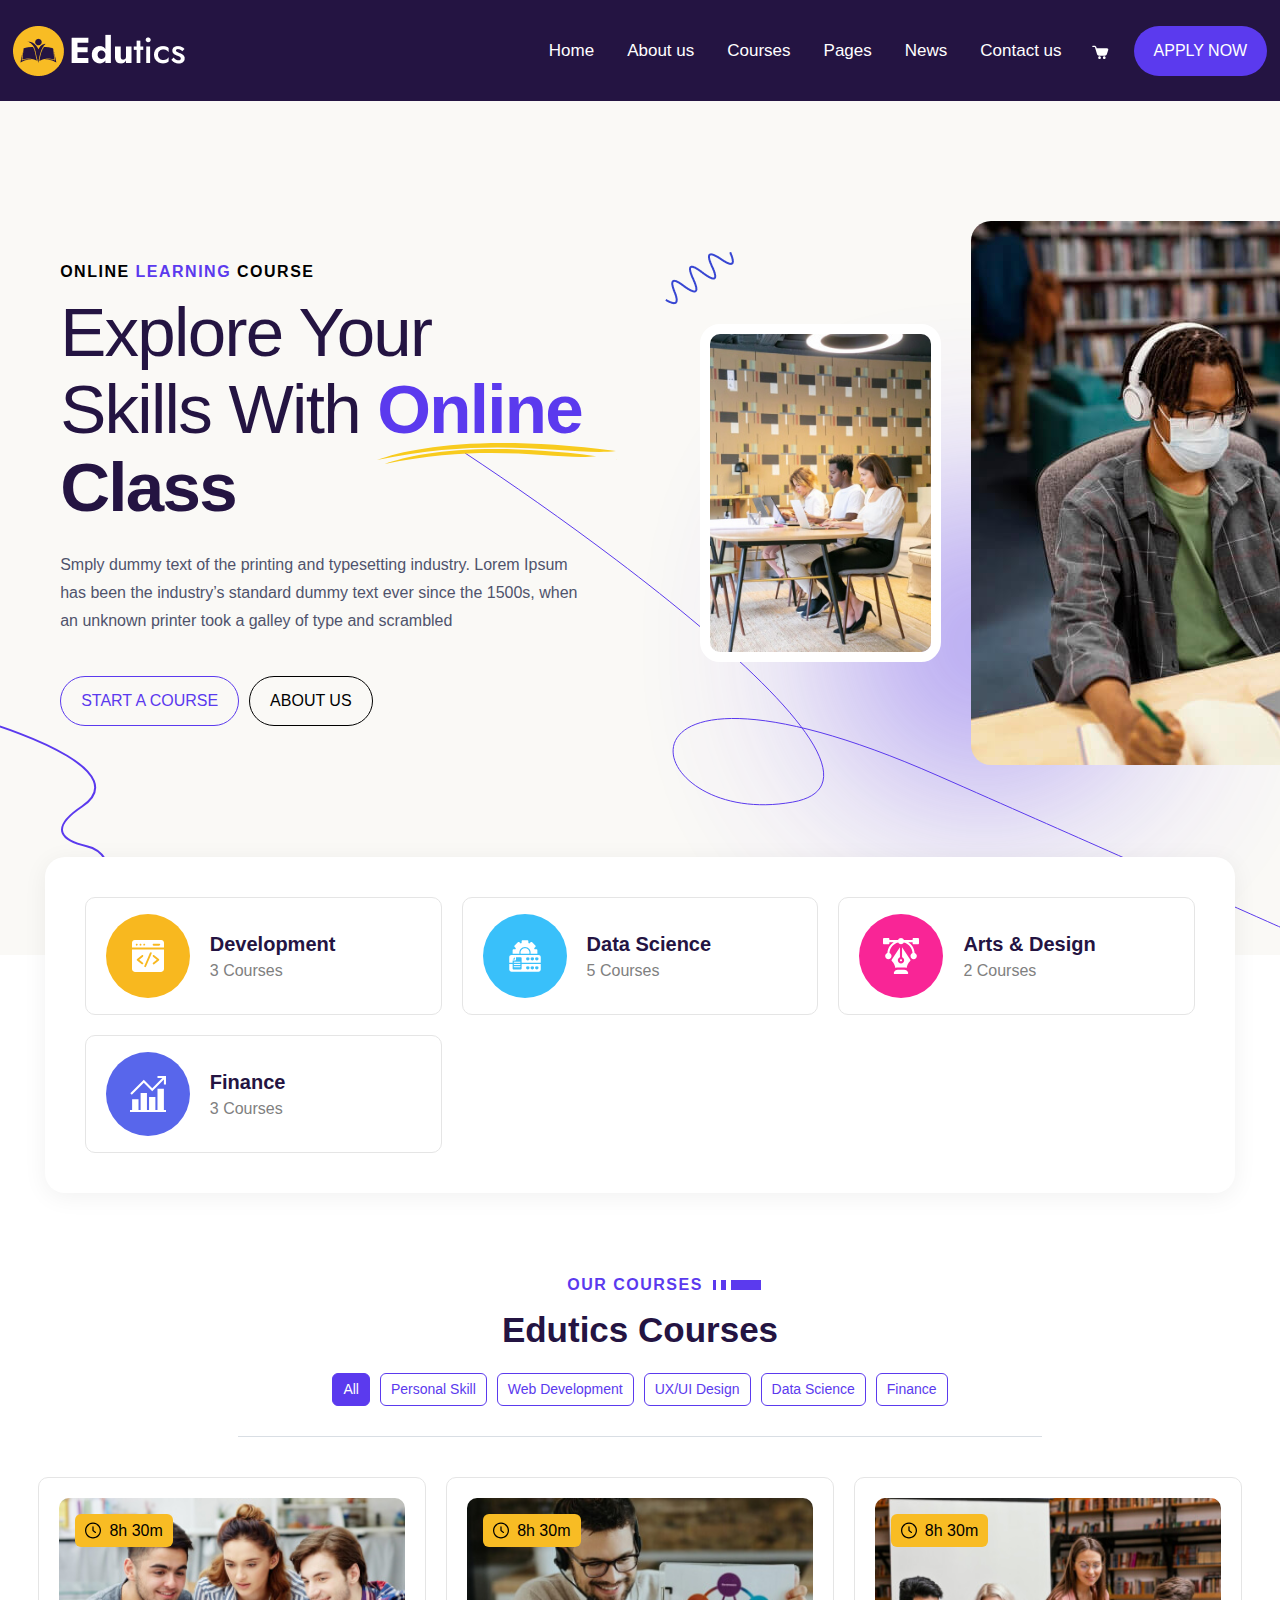
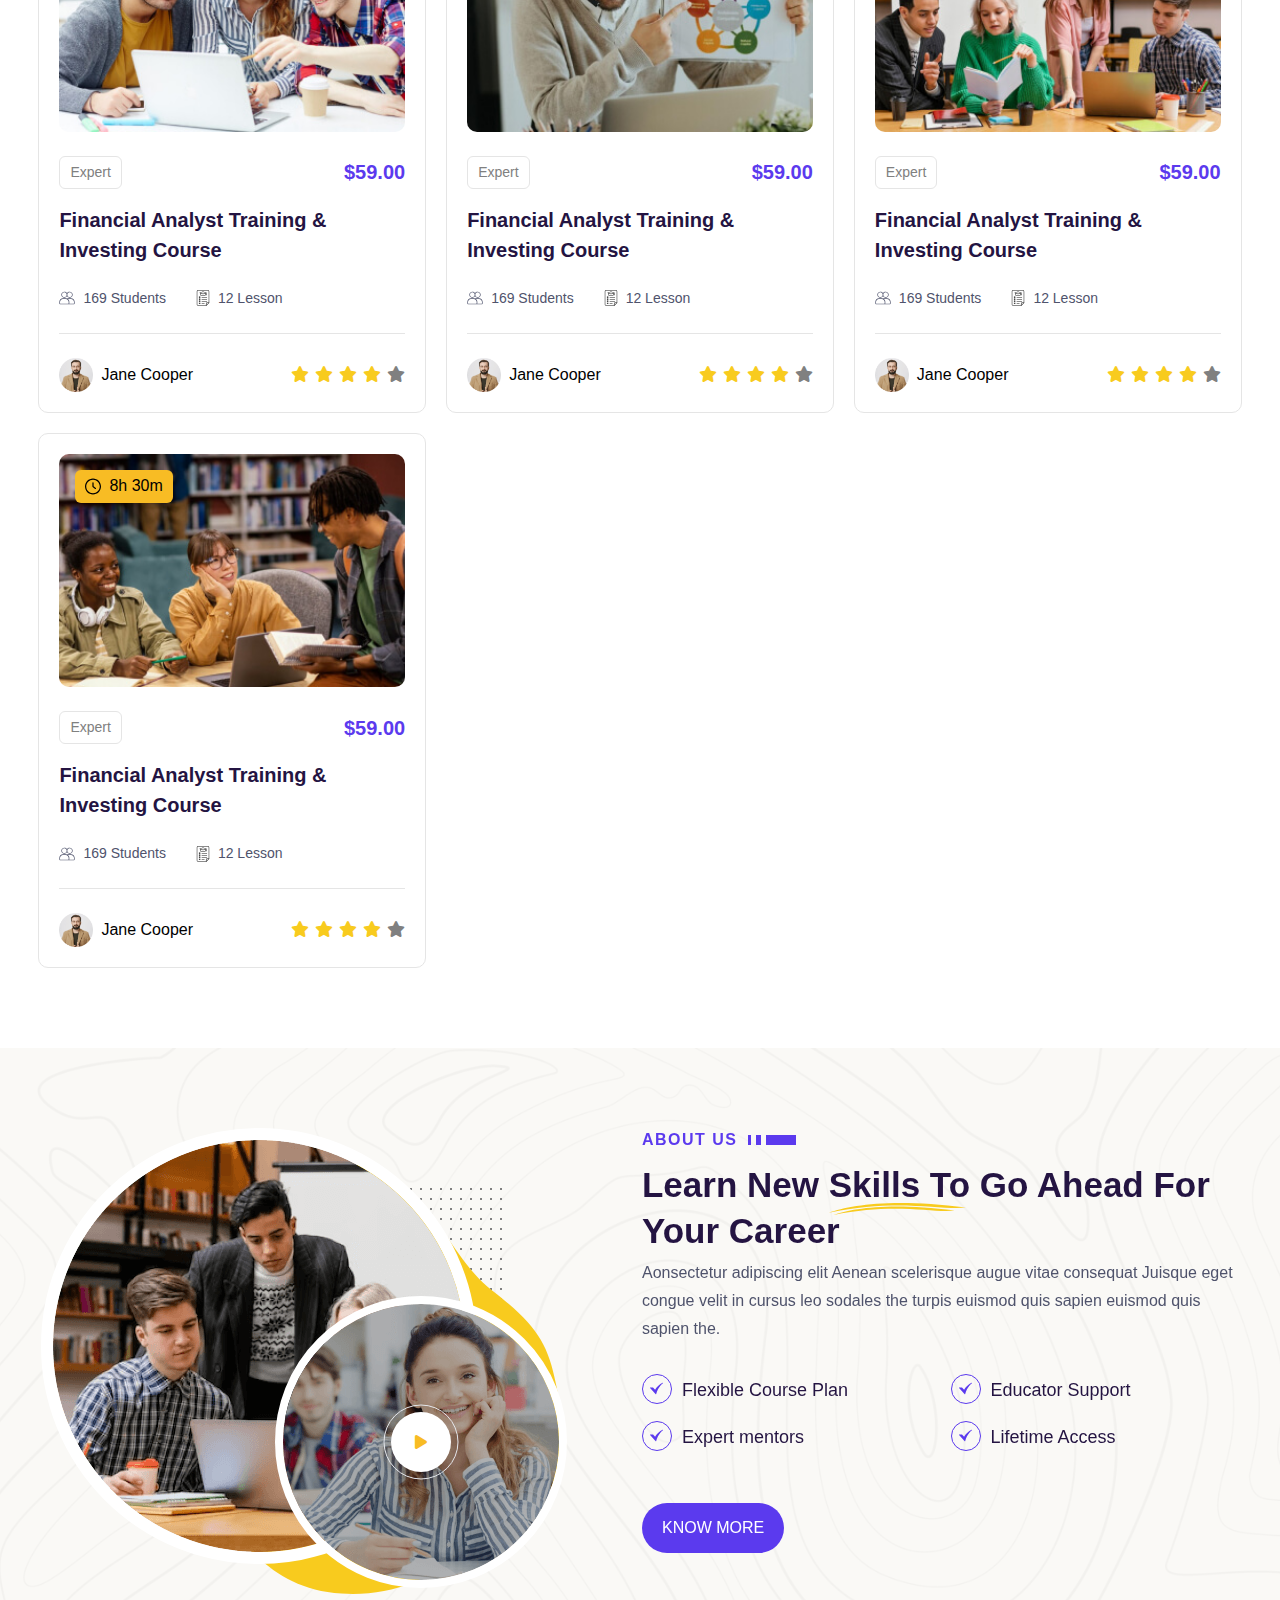
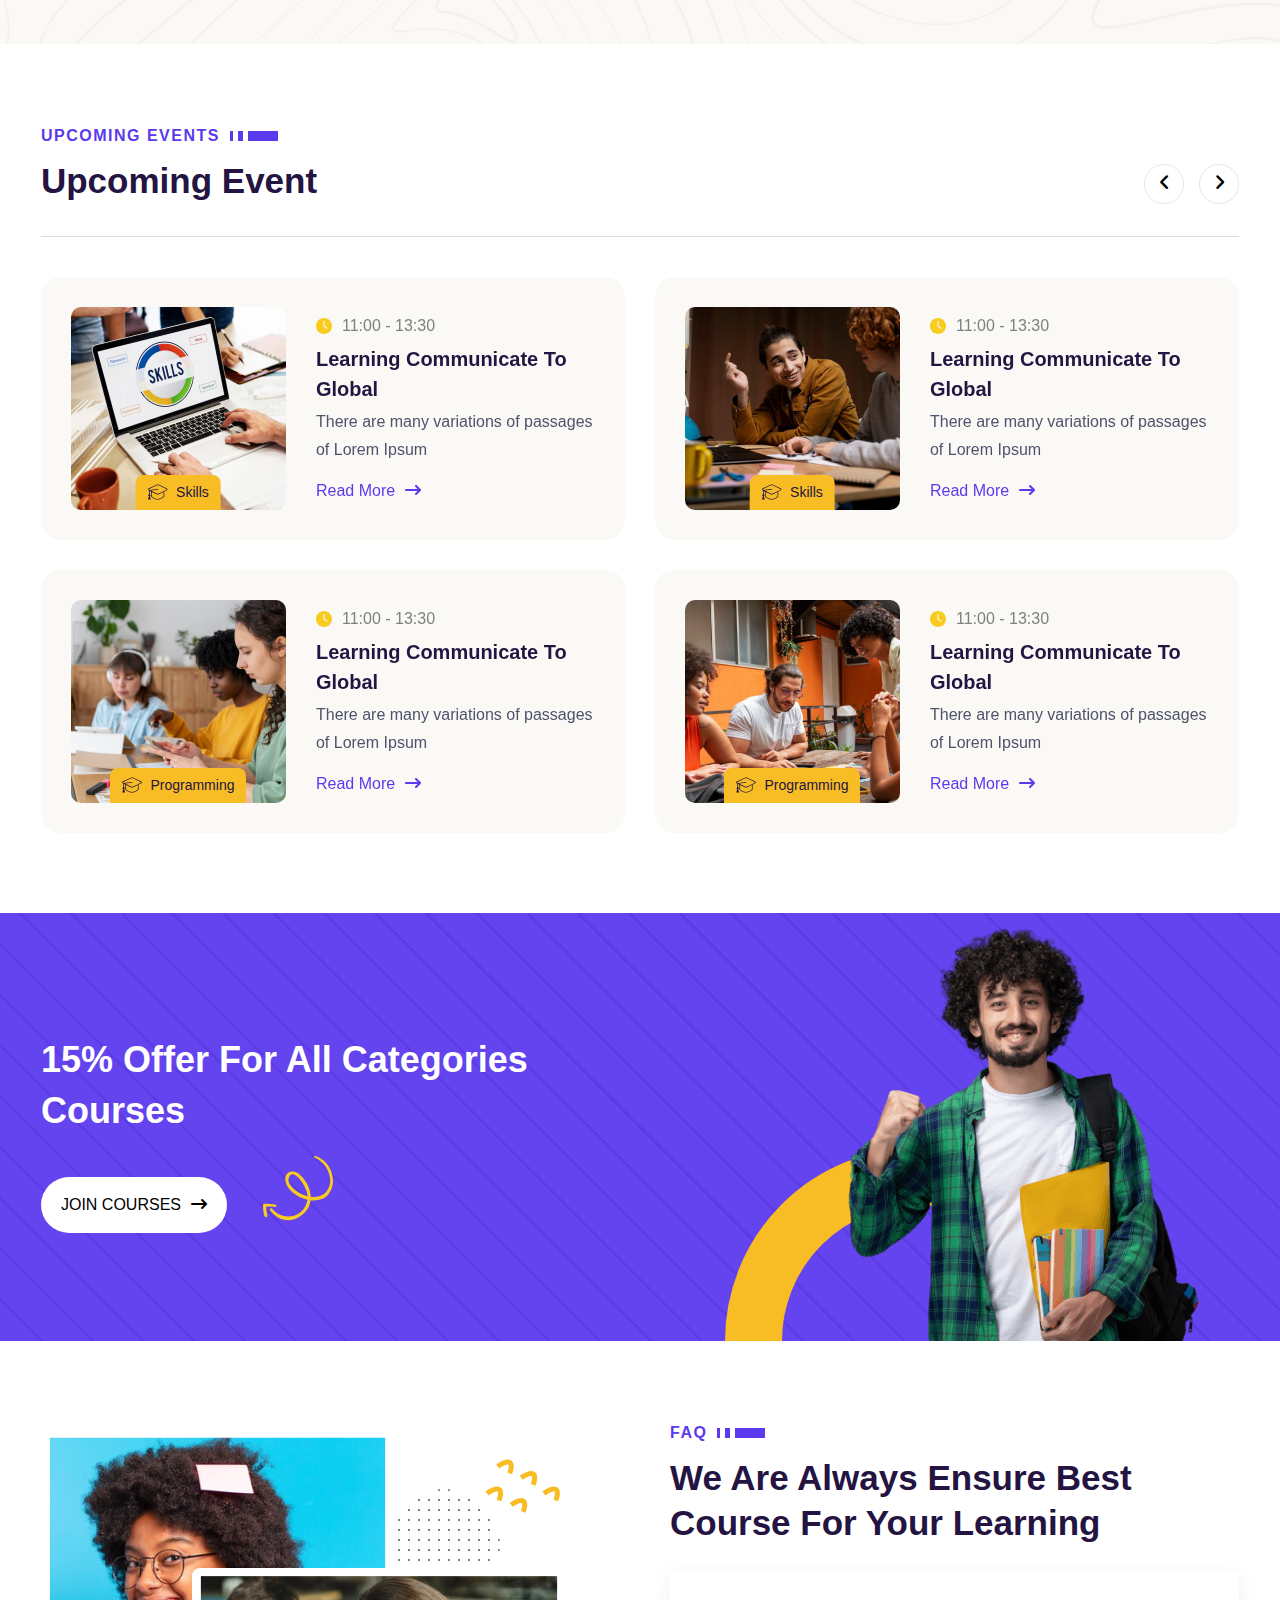
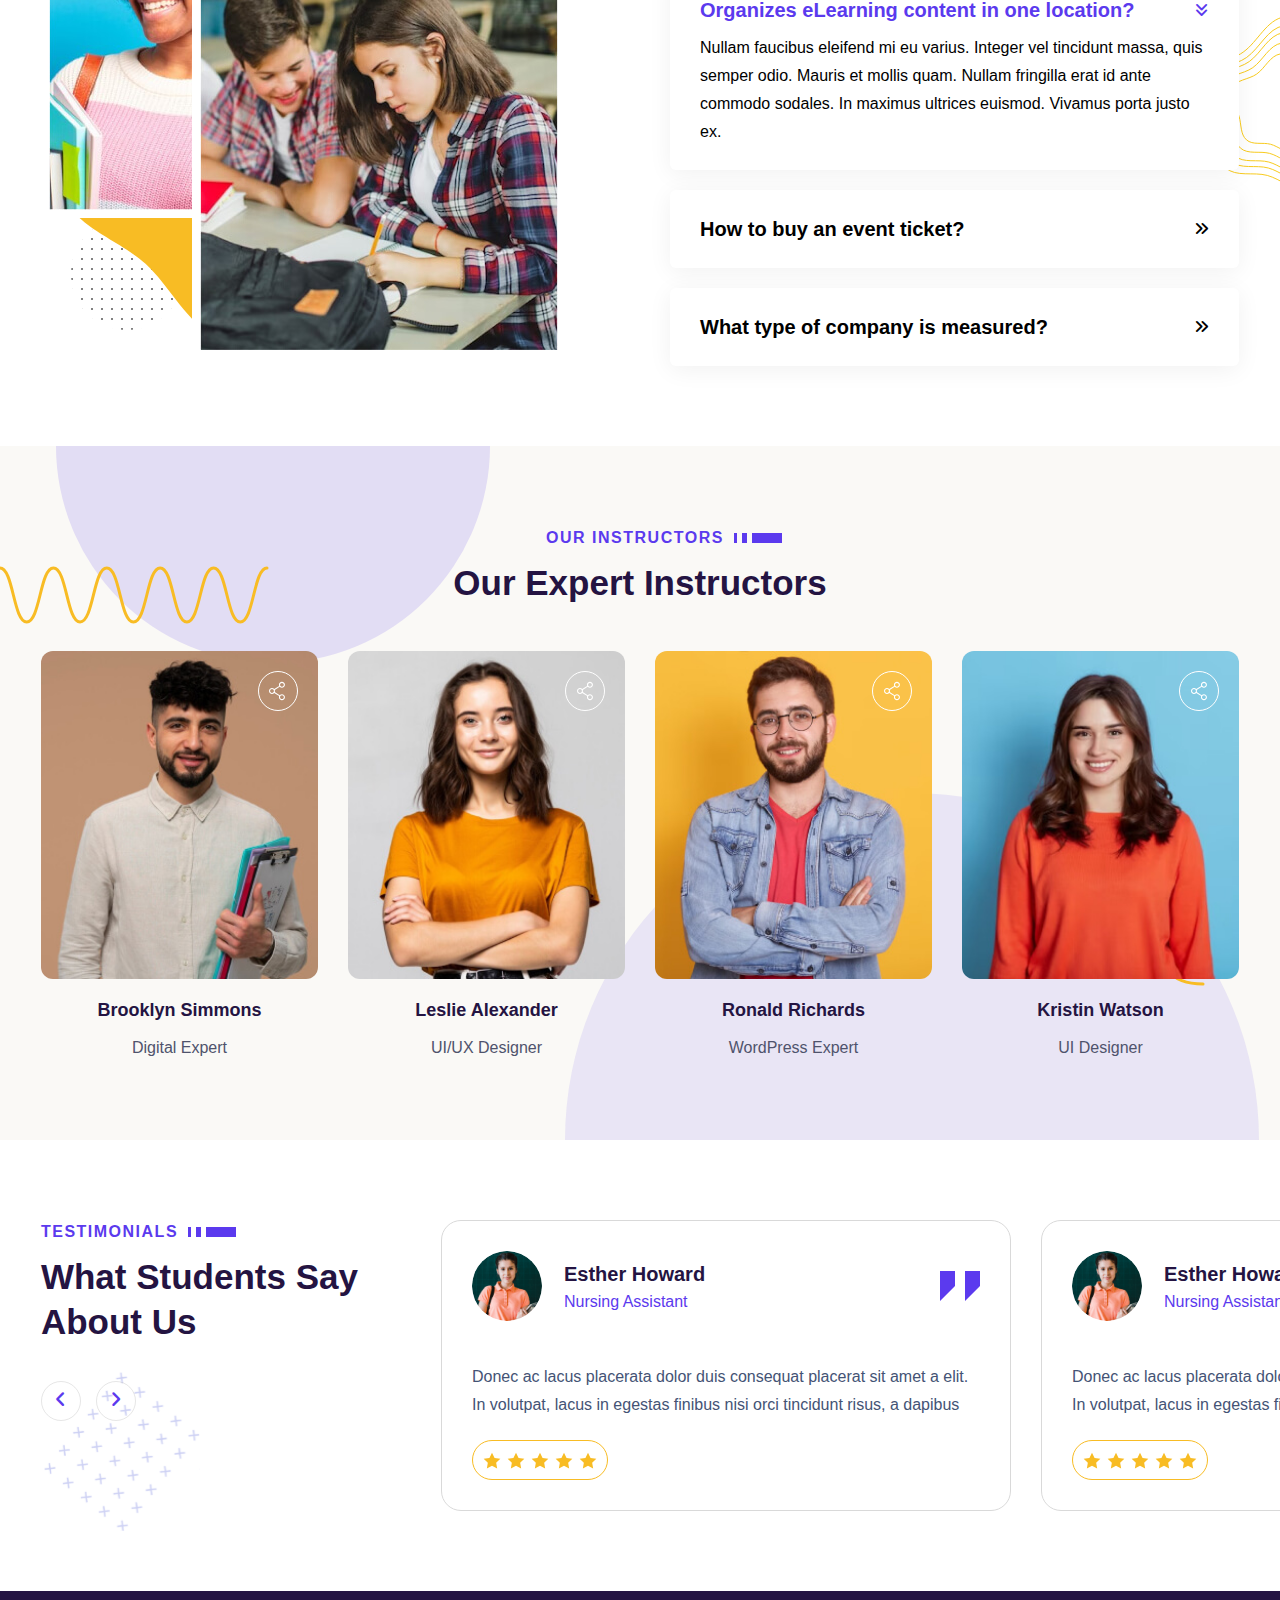
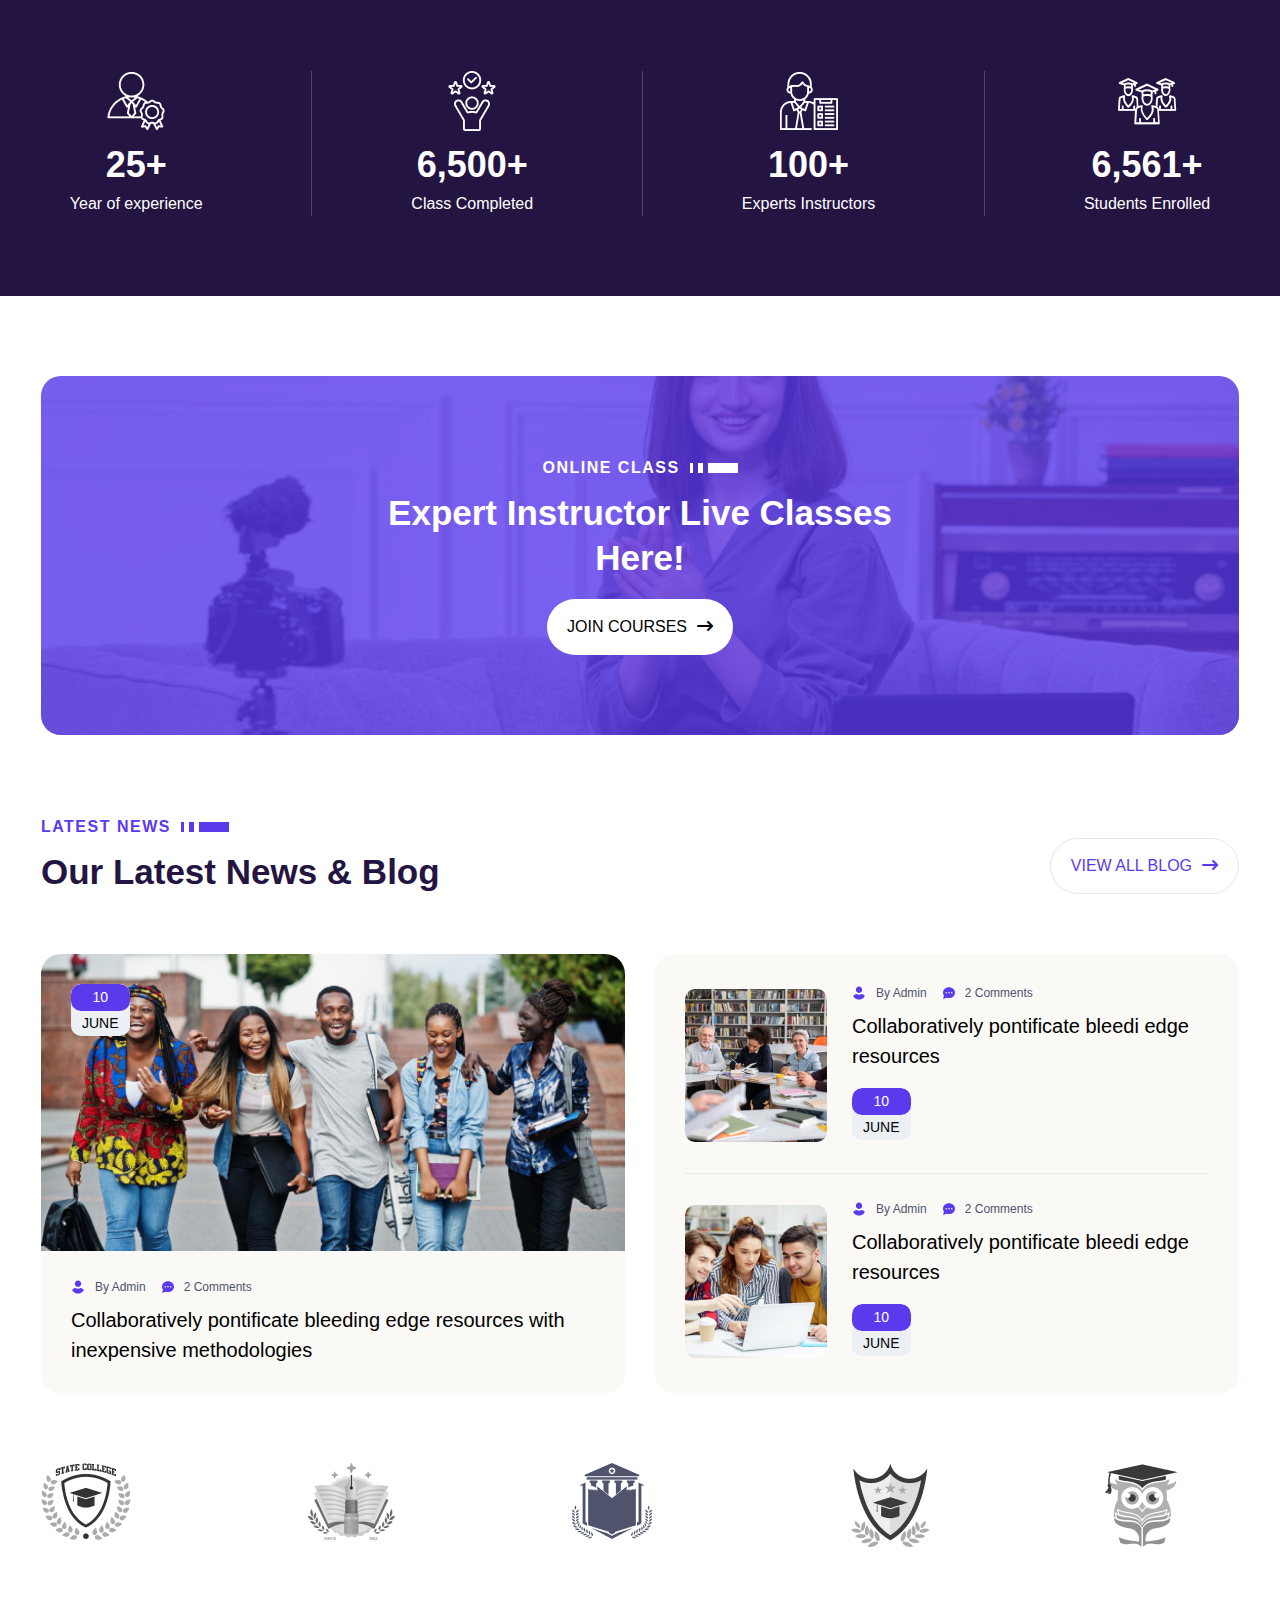
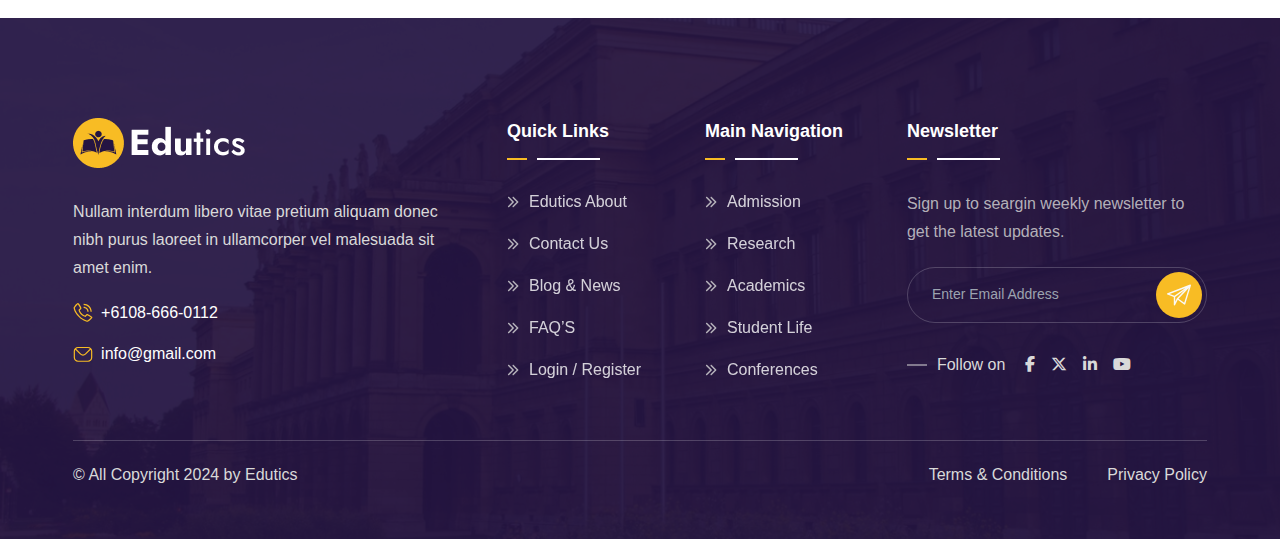
<file: index.htm>
<!DOCTYPE html>
<html lang="en">

<head>
    <meta charset="UTF-8">
    <meta name="viewport" content="width=device-width, initial-scale=1.0">
    <title>Edutics</title>
    <link rel="shortcut icon" href="favicon.svg" type="image/x-icon">

    <!-- plugins & libraries css -->
    <link rel="stylesheet" href="assets/vendor/swiper/swiper-bundle.min.css">
    <link rel="stylesheet" href="assets/vendor/font-awesome/all.min.css">
    <link rel="stylesheet" href="assets/vendor/slim-select/slimselect.css">

    <!-- tailwind css -->
    <link rel="stylesheet" href="src/output.css">

    <!-- custom css -->
    <link rel="stylesheet" href="assets/css/style.css">
</head>

<body>
    <div class="ed-overlay group">
        <div class="fixed inset-0 z-[100] group-[.active]:bg-edblue/80 duration-[400ms] pointer-events-none group-[.active]:pointer-events-auto"></div>
    </div>

    <!-- cart -->
    <div class="ed-cart-bar group">
        <div class="w-[420px] max-w-full fixed z-[999] right-0 top-0 h-full bg-white flex flex-col translate-x-[100%] duration-[400ms] group-[.active]:translate-x-0">
            <!-- heading -->
            <div class="flex items-center justify-between px-[25px] border-b border-edgray/20 pb-[23px] pt-[22px]">
                <h5 class="text-[20px]">My Cart List</h5>
                <h6>(03 Items)</h6>
            </div>

            <!-- cart items -->
            <div>
                <!-- single cart item -->
                <div class="flex items-center gap-[20px] py-[30px] px-[25px] border-b border-edgray/20">
                    <img src="assets/img/cart-item-1.jpg" alt="Cart Item Image" class="rounded-[10px] shrink-0">
                    <div class="grow">
                        <h6 class="font-medium text-[18px] text-edblue"><a href="course-details.html" class="hover:text-edpurple">Web Development</a></h6>
                        <h6 class="font-medium text-edgray">$15.00</h6>
                    </div>
                    <button class="text-[20px] text-edgray shrink-0 hover:text-edpurple">x</button>
                </div>

                <!-- single cart item -->
                <div class="flex items-center gap-[20px] py-[30px] px-[25px] border-b border-edgray/20">
                    <img src="assets/img/cart-item-2.jpg" alt="Cart Item Image" class="rounded-[10px] shrink-0">
                    <div class="grow">
                        <h6 class="font-medium text-[18px] text-edblue"><a href="course-details.html" class="hover:text-edpurple">Digital Marketing</a></h6>
                        <h6 class="font-medium text-edgray">$15.00</h6>
                    </div>
                    <button class="text-[20px] text-edgray shrink-0 hover:text-edpurple">x</button>
                </div>

                <!-- single cart item -->
                <div class="flex items-center gap-[20px] py-[30px] px-[25px] border-b border-edgray/20">
                    <img src="assets/img/cart-item-3.jpg" alt="Cart Item Image" class="rounded-[10px] shrink-0">
                    <div class="grow">
                        <h6 class="font-medium text-[18px] text-edblue"><a href="course-details.html" class="hover:text-edpurple">WordPress Development</a></h6>
                        <h6 class="font-medium text-edgray">$15.00</h6>
                    </div>
                    <button class="text-[20px] text-edgray shrink-0 hover:text-edpurple">x</button>
                </div>
            </div>

            <!-- cart bottom -->
            <div class="mt-auto px-[25px] mb-[30px]">
                <div class="flex items-center justify-between font-medium text-[18px] text-edblue mb-[33px]">
                    <span>Total</span>
                    <span>$999</span>
                </div>
                <div class="space-y-[15px]">
                    <a href="#" class="ed-btn w-full !rounded-[10px] !bg-transparent border border-edblue !text-edblue hover:!bg-edblue hover:!text-white">Proceed to checkout</a>
                    <a href="#" class="ed-btn w-full !rounded-[10px]">Proceed to checkout</a>
                </div>
            </div>
        </div>
    </div>

    <!-- search -->
    <div class="ed-search group">
        <form action="#" class="bg-white fixed z-[100] top-[50%] left-[50%] -translate-x-[50%] -translate-y-[50%] h-[100px] md:h-[70px] xxs:h-[50px] w-[1224px] max-w-[95%] flex gap-[10px] rounded-full overflow-hidden px-[40px] xxs:px-[20px] pointer-events-none opacity-0 group-[.active]:pointer-events-auto group-[.active]:opacity-100 duration-[400ms]">
            <input type="search" name="ed-search" placeholder="Search Here..." class="bg-transparent w-full focus:outline-none">
            <button class="text-[25px] md:text-[22px] xxs:text-[20px]"><i class="fa-solid fa-magnifying-glass"></i></button>
        </form>
    </div>

    <!-- sidebar -->
    <div class="ed-sidebar">
        <div class="translate-x-[100%] transition-transform ease-linear duration-300 fixed right-0 w-full max-w-[25%] xl:max-w-[30%] lg:max-w-[40%] md:max-w-[50%] sm:max-w-[60%] xxs:max-w-full bg-white h-full z-[999] overflow-auto">
            <!-- heading -->
            <div class="ed-sidebar-heading p-[20px] lg:p-[20px] border-b border-edgray/20">
                <div class="logo flex justify-between items-center">
                    <a href="index.html"><img src="assets/img/logo.png" alt="logo"></a>

                    <button type="button" class="ed-sidebar-close-btn border border-edgray/20 w-[45px] aspect-square shrink-0 text-black text-[22px] rounded-full hover:text-edpurple"><i class="fa-solid fa-xmark"></i></button>
                </div>
            </div>

            <!-- mobile menu -->
            <div class="ed-header-nav-in-mobile"></div>
        </div>
    </div>


    <!-- HEADER SECTION START -->
    <header class="bg-edblue ed-header--2 relative z-[2] px-[7.9%] xxxxl:px-[6.5%] xxxl:px-[1%] lg:px-[15px] py-[25px] xxs:py-[16px] flex items-center justify-between to-be-fixed">
        <div class="logo xxs:max-w-[40%]"><a href="index.html"><img src="assets/img/logo-light.png" alt="logo" class="logo"></a></div>

        <div class="flex lg:items-center lg:gap-[30px]">
            <div class="flex lg:flex-col items-center gap-[60px] xxl:gap-[25px] xl:gap-[30px] md:gap-y-[15px]">
                <!-- search form -->
                <form action="#" class="to-go-to-sidebar-in-mobile max-w-[455px] xxl:max-w-[395px] lg:max-w-[95%] lg:mx-auto border border-white/20 lg:border-black/20 rounded-[6px] overflow-hidden h-[60px] flex xl:hidden lg:flex lg:my-[10px]">
                    <select name="category" id="ed-2-search-category" class="bg-transparent text-white lg:text-edblue pl-[50px] pr-[19px] lg:px-[10px] focus:outline-none before:absolute lg:before:hidden before:w-[17px] before:h-[12px] before:bg-[url(../assets/img/icon/hamburger.svg)] before:bg-no-repeat before:bg-center before:bg-contain before:top-[50%] before:-translate-y-[50%] before:left-[22px]">
                        <option value="none" class="bg-edblue" data-placeholder="true">Categories</option>
                        <option value="UI/UX Desgin" class="bg-edblue">UI/UX Desgin</option>
                        <option value="Web Development" class="bg-edblue">Web Development</option>
                        <option value="Video Editing" class="bg-edblue">Video Editing</option>
                        <option value="Content Writing" class="bg-edblue">Content Writing</option>
                    </select>
                    <input type="text" name="search" id="ed-2-header-search" class="w-full bg-transparent px-[20px] text-white lg:text-black focus:outline-0 focus-visible:outline-none">
                    <button type="submit" class="text-white lg:text-black pr-[20px]"><i class="fa-solid fa-magnifying-glass"></i></button>
                </form>

                <!-- nav -->
                <ul class="to-go-to-sidebar-in-mobile ed-header-nav flex lg:flex-col gap-x-[43px] xxl:gap-x-[33px] font-kanit text-[17px] font-normal">
                    <li class="has-sub-menu relative">
                        <a role="button">Home</a>

                        <ul class="ed-header-submenu">
                            <li><a href="index.html">Home</a></li>
                            <li><a href="index-2.html">Home 02</a></li>
                        </ul>
                    </li>
                    <li><a href="about.html">About us</a></li>
                    <li class="has-sub-menu relative">
                        <a role="button">Courses</a>

                        <ul class="ed-header-submenu">
                            <li><a href="course-grid.html">Courses Grid</a></li>
                            <li><a href="course-filter.html">Courses Filter</a></li>
                            <li><a href="course-details.html">Course Details</a></li>
                        </ul>
                    </li>
                    <li class="has-sub-menu relative">
                        <a role="button">Pages</a>

                        <ul class="ed-header-submenu">
                            <li><a href="teachers.html">Teachers</a></li>
                            <li><a href="teacher-details.html">Teacher Details</a></li>
                            <li><a href="events.html">Events</a></li>
                            <li><a href="events-2.html">Events V.2</a></li>
                            <li><a href="event-details.html">Event Details</a></li>
                            <li><a href="gallery.html">Gallery</a></li>
                            <li><a href="faq.html">FAQ</a></li>
                            <li><a href="coming-soon.html">Coming Soon Page</a></li>
                            <li><a href="404.html">Error 404</a></li>
                        </ul>
                    </li>
                    <li class="has-sub-menu relative">
                        <a role="button">News</a>

                        <ul class="ed-header-submenu">
                            <li><a href="news-grid.html">News Grid</a></li>
                            <li><a href="news-list.html">News List</a></li>
                            <li><a href="news-details.html">News Details</a></li>
                        </ul>
                    </li>
                    <li><a href="contact.html">Contact us</a></li>
                </ul>

                <!-- right actions -->
                <div class="flex items-center gap-x-[60px] xxl:gap-x-[25px] lg:gap-x-[20px]">
                    <button class="ed-cart-opener-btn group">
                        <svg width="17" height="17" viewBox="0 0 17 17" fill="none" xmlns="http://www.w3.org/2000/svg">
                            <g>
                                <path d="M12.9894 13.6354H6.93871C6.06616 13.6354 5.2925 13.0682 5.05637 12.2557L3.01122 5.38995C2.93856 5.14134 2.69705 4.97072 2.42122 4.97072H0.818742C0.446713 4.97072 0.145996 4.67212 0.145996 4.30421C0.145996 3.93629 0.446713 3.6377 0.818742 3.6377H2.42122C3.29377 3.6377 4.06676 4.2049 4.30289 5.01737L4.68568 6.30374H14.9753C15.3951 6.30374 15.7934 6.50169 16.0403 6.83361C16.2852 7.16287 16.3558 7.57477 16.234 7.96402L14.8462 12.3283C14.5744 13.1161 13.8296 13.6354 12.9894 13.6354Z" class="fill-white group-hover:fill-edyellow" />
                                <path d="M7.54617 16.9687C6.80414 16.9687 6.20068 16.3707 6.20068 15.6353C6.20068 14.9 6.80414 14.302 7.54617 14.302C8.28821 14.302 8.89167 14.9 8.89167 15.6353C8.89167 16.3707 8.28821 16.9687 7.54617 16.9687Z" class="fill-white group-hover:fill-edyellow" />
                                <path d="M12.2556 16.9687C11.5136 16.9687 10.9102 16.3707 10.9102 15.6353C10.9102 14.9 11.5136 14.302 12.2556 14.302C12.9977 14.302 13.6011 14.9 13.6011 15.6353C13.6011 16.3707 12.9977 16.9687 12.2556 16.9687Z" class="fill-white group-hover:fill-edyellow" />
                            </g>
                        </svg>
                    </button>
                    <a href="contact.html" class="ed-btn to-go-to-sidebar-in-mobile lg:m-[20px]">apply now</a>
                </div>
            </div>

            <!-- mobile menu button -->
            <button type="button" class="ed-mobile-menu-open-btn hidden lg:inline-block text-white text-[18px] hover:text-edyellow"><i class="fa-solid fa-bars"></i></button>
        </div>
    </header>
    <!-- HEADER SECTION END -->


    <main>
        <!-- BANNER SECTION START -->
        <section class="ed-2-banner bg-edoffwhite pt-[120px] pb-[190px] relative z-[1] overflow-hidden">
            <div class="container max-w-[71.6%] xxxl:max-w-[86.5%] xxl:max-w-[90.6%] mx-auto">
                <div class="flex md:flex-col gap-x-[112px] gap-y-[40px] items-center">
                    <!-- banner text -->
                    <div class="max-w-[49%] xxxl:max-w-[45.5%] md:max-w-full shrink-0">
                        <h6 class="ed-section-sub-title !text-black before:!content-none">ONLINE <span class="text-edpurple">Learning</span> COURSE</h6>
                        <h1 class="font-medium text-[clamp(35px,5.4vw,80px)] text-edblue tracking-tight leading-[1.12] mb-[25px]">Explore Your Skills With <span class="font-bold"><span class="inline-block text-edpurple relative before:absolute before:left-0 before:top-[calc(100%-6px)] before:w-[240px] before:h-[21px] before:bg-[url('../assets/img/banner-2-title-vector.svg')]">Online</span> Class</span></h1>
                        <p class="text-edgray font-medium mb-[41px]">Smply dummy text of the printing and typesetting industry. Lorem Ipsum has been the industry’s standard dummy text ever since the 1500s, when an unknown printer took a galley of type and scrambled</p>
                        <div class="flex flex-wrap gap-[10px]">
                            <a href="course-filter.html" class="ed-btn !bg-transparent border border-edpurple !text-edpurple hover:!bg-edpurple hover:!text-white">start a course</a>
                            <a href="about.html" class="ed-btn !bg-transparent border border-black !text-black hover:!bg-black hover:!text-white">about us</a>
                        </div>
                    </div>

                    <!-- banner image -->
                    <div class="max-w-[51%] md:max-w-full">
                        <div class="w-max relative z-[1] flex gap-[30px] items-center">
                            <img src="assets/img/banner-2-img-1.jpg" alt="banner image" class="border-[10px] border-white rounded-[20px] max-w-[241px] aspect-[261/366]">
                            <img src="assets/img/banner-2-img-2.jpg" alt="banner image" class="rounded-[20px]">

                            <!-- vectors -->
                            <div>
                                <div class="w-[242px] aspect-square rounded-full bg-edpurple opacity-80 blur-[110px] absolute -z-[1] bottom-0 left-[163px]"></div>
                                <img src="assets/img/banner-2-img-vector-1.svg" alt="vector" class="pointer-events-none absolute -z[1] top-[30px] -left-[35px]">
                                <img src="assets/img/banner-2-img-vector-2.svg" alt="vector" class="pointer-events-none absolute -z[1] -top-[50px] -right-[40px]">
                            </div>
                        </div>
                    </div>
                </div>
            </div>

            <!-- vector -->
            <div>
                <img src="assets/img/banner-2-vector-1.svg" alt="vector" class="pointer-events-none absolute -z-[1] top-[135px] left-[38px] xxxl:hidden">
                <img src="assets/img/banner-2-vector-2.svg" alt="vector" class="pointer-events-none absolute -z-[1] bottom-0 left-0">
                <img src="assets/img/banner-2-vector-3.svg" alt="vector" class="pointer-events-none absolute -z-[1] -bottom-[8px] right-0">
            </div>
        </section>
        <!-- BANNER SECTION END -->


        <!-- CATEGORIES SECTION START -->
        <div class="ed-2-categories -mt-[98px] relative z-[2]">
            <div class="mx-[15.8%] xxxl:mx-[9.8%] xxl:mx-[3.5%] bg-white p-[40px] sm:p-[30px] xxs:p-[20px] rounded-[20px] shadow-[0_4px_25px_rgba(0,0,0,0.06)]">
                <div class="grid grid-cols-4 xl:grid-cols-3 md:grid-cols-2 xxs:grid-cols-1 gap-[20px]">
                    <!-- single category -->
                    <a href="course-grid.html" class="border border-[#e5e5e5] rounded-[10px] py-[16px] px-[20px] flex sm:flex-col items-center sm:items-start gap-y-[15px] gap-x-[20px] hover:bg-[#F8B81F] hover:border-[#F8B81F] group">
                        <!-- icon -->
                        <div class="bg-[#F8B81F] shrink-0 w-[84px] sm:w-[64px] aspect-square rounded-full p-[14px] duration-[400ms] flex items-center justify-center group-hover:bg-white">
                            <svg width="32" height="32" viewBox="0 0 32 32" fill="none" xmlns="http://www.w3.org/2000/svg">
                                <path d="M32 7.5V2.8125C32 1.26169 30.7383 0 29.1875 0H2.8125C1.26169 0 0 1.26169 0 2.8125V7.5H32ZM21.625 3.75H27.25C27.7677 3.75 28.1875 4.16975 28.1875 4.6875C28.1875 5.20525 27.7677 5.625 27.25 5.625H21.625C21.1073 5.625 20.6875 5.20525 20.6875 4.6875C20.6875 4.16975 21.1073 3.75 21.625 3.75ZM12.25 3.75C12.7677 3.75 13.1875 4.16975 13.1875 4.6875C13.1875 5.20525 12.7677 5.625 12.25 5.625C11.7323 5.625 11.3125 5.20525 11.3125 4.6875C11.3125 4.16975 11.7323 3.75 12.25 3.75ZM8.5 3.75C9.01775 3.75 9.4375 4.16975 9.4375 4.6875C9.4375 5.20525 9.01775 5.625 8.5 5.625C7.98225 5.625 7.5625 5.20525 7.5625 4.6875C7.5625 4.16975 7.98225 3.75 8.5 3.75ZM4.75 3.75C5.26775 3.75 5.6875 4.16975 5.6875 4.6875C5.6875 5.20525 5.26775 5.625 4.75 5.625C4.23225 5.625 3.8125 5.20525 3.8125 4.6875C3.8125 4.16975 4.23225 3.75 4.75 3.75ZM0 9.375V29.0625C0 30.6133 1.26169 31.875 2.8125 31.875H29.1875C30.7383 31.875 32 30.6133 32 29.0625V9.375H0ZM10.9606 22.7054C11.365 23.0289 11.4305 23.6188 11.1071 24.0231C10.7837 24.4274 10.1936 24.493 9.78938 24.1695L5.10187 20.4195C4.63319 20.0447 4.63287 19.3305 5.10187 18.9554L9.78938 15.2054C10.1935 14.8819 10.7836 14.9474 11.1071 15.3518C11.4305 15.7561 11.365 16.3461 10.9606 16.6694L7.18825 19.6875L10.9606 22.7054ZM19.6742 13.4943L14.0492 26.6193C13.8453 27.0951 13.2943 27.3158 12.8182 27.1117C12.3423 26.9077 12.1218 26.3566 12.3258 25.8807L17.9508 12.7557C18.1548 12.2798 18.7059 12.0594 19.1818 12.2633C19.6577 12.4672 19.8782 13.0184 19.6742 13.4943ZM26.8981 20.4196L22.2106 24.1696C21.807 24.4926 21.2169 24.4281 20.8929 24.0232C20.5695 23.6189 20.635 23.0289 21.0394 22.7055L24.8118 19.6875L21.0394 16.6696C20.635 16.3461 20.5695 15.7562 20.8929 15.3519C21.2163 14.9476 21.8063 14.882 22.2106 15.2055L26.8981 18.9555C27.3668 19.3303 27.3671 20.0444 26.8981 20.4196Z" class="fill-white group-hover:fill-[#F8B81F]" />
                            </svg>
                        </div>
                        <!-- text -->
                        <div>
                            <h5 class="font-semibold text-[20px] text-edblue duration-[400ms] group-hover:text-white">Development</h5>
                            <h6 class="text-[#808080] duration-[400ms] group-hover:text-white">3 Courses</h6>
                        </div>
                    </a>

                    <!-- single category -->
                    <a href="course-grid.html" class="border border-[#e5e5e5] rounded-[10px] py-[16px] px-[20px] flex sm:flex-col items-center sm:items-start gap-y-[15px] gap-x-[20px] hover:bg-[#39C0FA] hover:border-[#39C0FA] group">
                        <!-- icon -->
                        <div class="bg-[#39C0FA] shrink-0 w-[84px] sm:w-[64px] aspect-square rounded-full p-[14px] duration-[400ms] flex items-center justify-center group-hover:bg-white">

                            <svg width="32" height="32" viewBox="0 0 32 32" fill="none" xmlns="http://www.w3.org/2000/svg">
                                <path d="M27.25 9.25H25.5378C25.4188 8.91592 25.2829 8.58811 25.1305 8.26787L26.341 7.05625C26.5519 6.84528 26.6704 6.55918 26.6704 6.26087C26.6704 5.96257 26.5519 5.67647 26.341 5.4655L23.1595 2.284C22.9485 2.0731 22.6624 1.95462 22.3641 1.95462C22.0658 1.95462 21.7797 2.0731 21.5688 2.284L20.3571 3.4945C20.037 3.34182 19.7092 3.20588 19.375 3.08725V1.375C19.375 1.07663 19.2565 0.790483 19.0455 0.579505C18.8345 0.368526 18.5484 0.25 18.25 0.25H13.75C13.4516 0.25 13.1655 0.368526 12.9545 0.579505C12.7435 0.790483 12.625 1.07663 12.625 1.375V3.08725C12.2908 3.20588 11.963 3.34182 11.6429 3.4945L10.4313 2.284C10.2203 2.0731 9.93419 1.95462 9.63588 1.95462C9.33757 1.95462 9.05147 2.0731 8.8405 2.284L5.659 5.4655C5.4481 5.67647 5.32962 5.96257 5.32962 6.26087C5.32962 6.55918 5.4481 6.84528 5.659 7.05625L6.8695 8.26787C6.71682 8.58797 6.58088 8.91579 6.46225 9.25H4.75C4.45163 9.25 4.16548 9.36853 3.95451 9.5795C3.74353 9.79048 3.625 10.0766 3.625 10.375V13.75H10.4875C10.3207 12.9327 10.3377 12.0886 10.5374 11.2788C10.737 10.4689 11.1143 9.71359 11.6418 9.06751C12.1693 8.42142 12.834 7.90074 13.5875 7.54318C14.3411 7.18561 15.1648 7.00011 15.9989 7.00011C16.833 7.00011 17.6566 7.18561 18.4102 7.54318C19.1638 7.90074 19.8284 8.42142 20.3559 9.06751C20.8835 9.71359 21.2607 10.4689 21.4604 11.2788C21.66 12.0886 21.6771 12.9327 21.5103 13.75H28.375V10.375C28.375 10.0766 28.2565 9.79048 28.0455 9.5795C27.8345 9.36853 27.5484 9.25 27.25 9.25Z" class="group-hover:fill-[#39c0fa] fill-white" />
                                <path d="M20.5 12.625C20.5 11.4315 20.0259 10.2869 19.182 9.44302C18.3381 8.59911 17.1935 8.125 16 8.125C14.8065 8.125 13.6619 8.59911 12.818 9.44302C11.9741 10.2869 11.5 11.4315 11.5 12.625C11.5 13.0154 11.5652 13.3889 11.6586 13.75H20.3414C20.4347 13.3889 20.5 13.0154 20.5 12.625ZM12.625 23.875V28.375C12.625 28.6734 12.5065 28.9595 12.2955 29.1705C12.0845 29.3815 11.7984 29.5 11.5 29.5H4.75C4.45163 29.5 4.16548 29.3815 3.9545 29.1705C3.74353 28.9595 3.625 28.6734 3.625 28.375V23.875H0.25V29.5C0.25 30.0967 0.487053 30.669 0.90901 31.091C1.33097 31.5129 1.90326 31.75 2.5 31.75H29.5C30.0967 31.75 30.669 31.5129 31.091 31.091C31.5129 30.669 31.75 30.0967 31.75 29.5V23.875H12.625ZM18.8125 29.5C18.3649 29.5 17.9357 29.3222 17.6193 29.0057C17.3028 28.6893 17.125 28.2601 17.125 27.8125C17.125 27.3649 17.3028 26.9357 17.6193 26.6193C17.9357 26.3028 18.3649 26.125 18.8125 26.125C19.2601 26.125 19.6893 26.3028 20.0057 26.6193C20.3222 26.9357 20.5 27.3649 20.5 27.8125C20.5 28.2601 20.3222 28.6893 20.0057 29.0057C19.6893 29.3222 19.2601 29.5 18.8125 29.5ZM23.3125 29.5C22.8649 29.5 22.4357 29.3222 22.1193 29.0057C21.8028 28.6893 21.625 28.2601 21.625 27.8125C21.625 27.3649 21.8028 26.9357 22.1193 26.6193C22.4357 26.3028 22.8649 26.125 23.3125 26.125C23.7601 26.125 24.1893 26.3028 24.5057 26.6193C24.8222 26.9357 25 27.3649 25 27.8125C25 28.2601 24.8222 28.6893 24.5057 29.0057C24.1893 29.3222 23.7601 29.5 23.3125 29.5ZM27.8125 29.5C27.3649 29.5 26.9357 29.3222 26.6193 29.0057C26.3028 28.6893 26.125 28.2601 26.125 27.8125C26.125 27.3649 26.3028 26.9357 26.6193 26.6193C26.9357 26.3028 27.3649 26.125 27.8125 26.125C28.2601 26.125 28.6893 26.3028 29.0057 26.6193C29.3222 26.9357 29.5 27.3649 29.5 27.8125C29.5 28.2601 29.3222 28.6893 29.0057 29.0057C28.6893 29.3222 28.2601 29.5 27.8125 29.5ZM29.5 14.875H2.5C1.90326 14.875 1.33097 15.1121 0.90901 15.534C0.487053 15.956 0.25 16.5283 0.25 17.125V22.75H3.625V20.5H5.875C6.17337 20.5 6.45952 20.3815 6.6705 20.1705C6.88147 19.9595 7 19.6734 7 19.375V17.125H11.5C11.7984 17.125 12.0845 17.2435 12.2955 17.4545C12.5065 17.6655 12.625 17.9516 12.625 18.25V22.75H31.75V17.125C31.75 16.5283 31.5129 15.956 31.091 15.534C30.669 15.1121 30.0967 14.875 29.5 14.875ZM5.875 19.375H3.625L5.875 17.125V19.375ZM18.8125 20.5C18.3649 20.5 17.9357 20.3222 17.6193 20.0057C17.3028 19.6893 17.125 19.2601 17.125 18.8125C17.125 18.3649 17.3028 17.9357 17.6193 17.6193C17.9357 17.3028 18.3649 17.125 18.8125 17.125C19.2601 17.125 19.6893 17.3028 20.0057 17.6193C20.3222 17.9357 20.5 18.3649 20.5 18.8125C20.5 19.2601 20.3222 19.6893 20.0057 20.0057C19.6893 20.3222 19.2601 20.5 18.8125 20.5ZM23.3125 20.5C22.8649 20.5 22.4357 20.3222 22.1193 20.0057C21.8028 19.6893 21.625 19.2601 21.625 18.8125C21.625 18.3649 21.8028 17.9357 22.1193 17.6193C22.4357 17.3028 22.8649 17.125 23.3125 17.125C23.7601 17.125 24.1893 17.3028 24.5057 17.6193C24.8222 17.9357 25 18.3649 25 18.8125C25 19.2601 24.8222 19.6893 24.5057 20.0057C24.1893 20.3222 23.7601 20.5 23.3125 20.5ZM27.8125 20.5C27.3649 20.5 26.9357 20.3222 26.6193 20.0057C26.3028 19.6893 26.125 19.2601 26.125 18.8125C26.125 18.3649 26.3028 17.9357 26.6193 17.6193C26.9357 17.3028 27.3649 17.125 27.8125 17.125C28.2601 17.125 28.6893 17.3028 29.0057 17.6193C29.3222 17.9357 29.5 18.3649 29.5 18.8125C29.5 19.2601 29.3222 19.6893 29.0057 20.0057C28.6893 20.3222 28.2601 20.5 27.8125 20.5Z" class="group-hover:fill-[#39c0fa] fill-white" />
                                <path d="M10.9375 22.75H5.3125C5.16332 22.75 5.02024 22.6907 4.91475 22.5852C4.80926 22.4798 4.75 22.3367 4.75 22.1875C4.75 22.0383 4.80926 21.8952 4.91475 21.7898C5.02024 21.6843 5.16332 21.625 5.3125 21.625H10.9375C11.0867 21.625 11.2298 21.6843 11.3352 21.7898C11.4407 21.8952 11.5 22.0383 11.5 22.1875C11.5 22.3367 11.4407 22.4798 11.3352 22.5852C11.2298 22.6907 11.0867 22.75 10.9375 22.75ZM10.9375 25H5.3125C5.16332 25 5.02024 24.9407 4.91475 24.8352C4.80926 24.7298 4.75 24.5867 4.75 24.4375C4.75 24.2883 4.80926 24.1452 4.91475 24.0398C5.02024 23.9343 5.16332 23.875 5.3125 23.875H10.9375C11.0867 23.875 11.2298 23.9343 11.3352 24.0398C11.4407 24.1452 11.5 24.2883 11.5 24.4375C11.5 24.5867 11.4407 24.7298 11.3352 24.8352C11.2298 24.9407 11.0867 25 10.9375 25ZM10.9375 27.25H5.3125C5.16332 27.25 5.02024 27.1907 4.91475 27.0852C4.80926 26.9798 4.75 26.8367 4.75 26.6875C4.75 26.5383 4.80926 26.3952 4.91475 26.2898C5.02024 26.1843 5.16332 26.125 5.3125 26.125H10.9375C11.0867 26.125 11.2298 26.1843 11.3352 26.2898C11.4407 26.3952 11.5 26.5383 11.5 26.6875C11.5 26.8367 11.4407 26.9798 11.3352 27.0852C11.2298 27.1907 11.0867 27.25 10.9375 27.25Z" class="group-hover:fill-[#39c0fa] fill-white" />
                            </svg>

                        </div>
                        <!-- text -->
                        <div>
                            <h5 class="font-semibold text-[20px] text-edblue duration-[400ms] group-hover:text-white">Data Science</h5>
                            <h6 class="text-[#808080] duration-[400ms] group-hover:text-white">5 Courses</h6>
                        </div>
                    </a>

                    <!-- single category -->
                    <a href="course-grid.html" class="border border-[#e5e5e5] rounded-[10px] py-[16px] px-[20px] flex sm:flex-col items-center sm:items-start gap-y-[15px] gap-x-[20px] hover:bg-[#F92596] hover:border-[#F92596] group">
                        <!-- icon -->
                        <div class="bg-[#F92596] shrink-0 w-[84px] sm:w-[64px] aspect-square rounded-full p-[14px] duration-[400ms] flex items-center justify-center group-hover:bg-white">

                            <svg width="36" height="36" viewBox="0 0 36 36" fill="none" xmlns="http://www.w3.org/2000/svg">
                                <g clip-path="url(#clip0_90_1106)">
                                    <path d="M34.9453 0H30.6562C30.0733 0 29.6016 0.471727 29.6016 1.05469V2.10938H20.9698C20.5329 0.884391 19.3732 0 18 0C16.6268 0 15.4671 0.884391 15.0302 2.10938H6.39844V1.05469C6.39844 0.471727 5.92671 0 5.34375 0H1.05469C0.471727 0 0 0.471727 0 1.05469V5.27344C0 5.8564 0.471727 6.32812 1.05469 6.32812H5.34375C5.92671 6.32812 6.39844 5.8564 6.39844 5.27344V4.20469H10.73C7.06971 6.49132 4.65623 10.5075 4.36774 15.0057C3.10226 15.42 2.17969 16.598 2.17969 18C2.17969 19.7447 3.59902 21.1641 5.34375 21.1641C7.08848 21.1641 8.50781 19.7447 8.50781 18C8.50781 16.6542 7.65977 15.51 6.47297 15.0534C6.83283 10.0384 10.3321 5.81147 15.1997 4.60547C15.7261 5.62338 16.7771 6.32812 18 6.32812C19.2229 6.32812 20.2739 5.62338 20.8003 4.60547C25.6679 5.8114 29.1672 10.0383 29.527 15.0533C28.3402 15.51 27.4922 16.6542 27.4922 18C27.4922 19.7447 28.9115 21.1641 30.6562 21.1641C32.401 21.1641 33.8203 19.7447 33.8203 18C33.8203 16.598 32.8977 15.42 31.6323 15.0057C31.3438 10.5075 28.9303 6.50538 25.27 4.21875H29.6016V5.27344C29.6016 5.8564 30.0733 6.32812 30.6562 6.32812H34.9453C35.5283 6.32812 36 5.8564 36 5.27344V1.05469C36 0.471727 35.5283 0 34.9453 0ZM25.1754 34.6918C24.6237 33.0037 23.0344 31.7109 21.1641 31.7109H14.8359C12.9656 31.7109 11.3763 33.0037 10.8246 34.6918C10.6119 35.3427 11.1656 36 11.8505 36H24.1495C24.8343 36 25.3881 35.3427 25.1754 34.6918Z" class="fill-white group-hover:fill-[#f92596]" />
                                    <path d="M27.315 21.6337L19.0547 9.24316V19.2489C20.2797 19.6858 21.1641 20.8455 21.1641 22.2187C21.1641 23.9634 19.7447 25.3828 18 25.3828C16.2553 25.3828 14.8359 23.9634 14.8359 22.2187C14.8359 20.8455 15.7203 19.6858 16.9453 19.2489V9.24316L8.68501 21.6337C8.40587 22.0519 8.46149 22.6091 8.81685 22.9644C10.753 24.9006 11.9907 27.395 12.4683 30.0706C13.201 29.7734 13.9978 29.6015 14.8359 29.6015H21.1641C22.0022 29.6015 22.799 29.7733 23.5317 30.0704C24.0093 27.3947 25.247 24.9006 27.1832 22.9644C27.5385 22.6091 27.5942 22.0519 27.315 21.6337Z" class="fill-white group-hover:fill-[#f92596]" />
                                    <path d="M18 21.1641C17.4181 21.1641 16.9453 21.6368 16.9453 22.2188C16.9453 22.8007 17.4181 23.2734 18 23.2734C18.5819 23.2734 19.0547 22.8007 19.0547 22.2188C19.0547 21.6368 18.5819 21.1641 18 21.1641Z" class="fill-white group-hover:fill-[#f92596]" />
                                </g>
                                <defs>
                                    <clipPath id="clip0_90_1106">
                                        <rect width="36" height="36" class="fill-white group-hover:fill-[#f92596]" />
                                    </clipPath>
                                </defs>
                            </svg>

                        </div>
                        <!-- text -->
                        <div>
                            <h5 class="font-semibold text-[20px] text-edblue duration-[400ms] group-hover:text-white">Arts & Design</h5>
                            <h6 class="text-[#808080] duration-[400ms] group-hover:text-white">2 Courses</h6>
                        </div>
                    </a>

                    <!-- single category -->
                    <a href="course-grid.html" class="border border-[#e5e5e5] rounded-[10px] py-[16px] px-[20px] flex sm:flex-col items-center sm:items-start gap-y-[15px] gap-x-[20px] hover:bg-[#5866EB] hover:border-[#5866EB] group">
                        <!-- icon -->
                        <div class="bg-[#5866EB] shrink-0 w-[84px] sm:w-[64px] aspect-square rounded-full p-[14px] duration-[400ms] flex items-center justify-center group-hover:bg-white">
                            <svg width="36" height="36" viewBox="0 0 36 36" fill="none" xmlns="http://www.w3.org/2000/svg">
                                <g>
                                    <path d="M36 33.8906H33.8906V12.6562H27.4922V33.8906H25.3828V21.0938H19.0547V33.8906H16.9453V16.875H10.6172V33.8906H8.50781V23.2031H2.10938V33.8906H0V36H36V33.8906Z" class="fill-white group-hover:fill-[#5866eb]" />
                                    <path d="M36.0001 8.4375V0H27.4922V2.10938H32.3993L22.2188 12.2195L13.7813 3.78204L0.309082 17.184L1.80041 18.6754L13.7813 6.76484L22.2188 15.2023L33.8907 3.60077V8.4375H36.0001Z" class="fill-white group-hover:fill-[#5866eb]" />
                                </g>
                            </svg>
                        </div>
                        <!-- text -->
                        <div>
                            <h5 class="font-semibold text-[20px] text-edblue duration-[400ms] group-hover:text-white">Finance</h5>
                            <h6 class="text-[#808080] duration-[400ms] group-hover:text-white">3 Courses</h6>
                        </div>
                    </a>
                </div>
            </div>
        </div>
        <!-- CATEGORIES SECTION END -->


        <!-- COURSES SECTION START -->
        <section class="ed-2-courses py-[120px] xl:py-[80px] md:py-[60px]">
            <div class="mx-[9.2%] xxxl:mx-[8.2%] xxl:mx-[3%]">
                <!-- section heading -->
                <div class="text-center mb-[21px]">
                    <h6 class="ed-section-sub-title">Our Courses</h6>
                    <h2 class="ed-section-title">Edutics Courses</h2>
                </div>

                <div class="ed-2-courses-filter-navs flex flex-wrap justify-center gap-[10px] mb-[40px] xs:mb-[30px] pb-[30px] xs:pb-[20px] border-b border-[#002147]/15 mx-[200px] lg:mx-[100px] md:mx-[12px] *:border *:border-edpurple *:rounded-[6px] *:py-[5px] *:px-[10px] *:text-edpurple *:font-medium *:text-[14px]">
                    <button class="hover:bg-edpurple hover:text-white" data-filter="all">All</button>
                    <button class="hover:bg-edpurple hover:text-white" data-filter=".personal-skill">Personal Skill</button>
                    <button class="hover:bg-edpurple hover:text-white" data-filter=".web-dev">Web Development</button>
                    <button class="hover:bg-edpurple hover:text-white" data-filter=".ui-ux-design">UX/UI Design</button>
                    <button class="hover:bg-edpurple hover:text-white" data-filter=".data-science">Data Science</button>
                    <button class="hover:bg-edpurple hover:text-white" data-filter=".finance">Finance</button>
                </div>

                <!-- course cards -->
                <div class="ed-2-courses-container grid grid-cols-4 xl:grid-cols-3 md:grid-cols-2 xs:grid-cols-1 gap-[30px] xxl:gap-[20px]">
                    <!-- single course -->
                    <div class="ed-2-single-course mix personal-skill border border-[#e5e5e5] rounded-[10px] p-[20px] group">
                        <!-- course image  -->
                        <div class="relative overflow-hidden rounded-[10px] mb-[24px]">
                            <img src="assets/img/course-1.jpg" alt="Course Image" class="aspect-[330/223] w-full object-cover group-hover:scale-110">
                            <span class="absolute bg-edyellow px-[10px] h-[33px] flex gap-[8px] items-center top-[16px] left-[16px] rounded-[6px]">
                                <span class="icon"><img src="assets/img/icon/clock.svg" alt="icon"></span>
                                <span class="txt">8h 30m</span>
                            </span>
                        </div>

                        <!-- course infos -->
                        <div class="flex justify-between items-center mb-[16px]">
                            <span class="inline-flex items-center justify-center border border-[#e5e5e5] px-[10px] h-[33px] rounded-[6px] font-medium text-[#808080] text-[14px]">Expert</span>
                            <span class="text-edpurple font-semibold text-[20px]">$59.00</span>
                        </div>

                        <!-- course title -->
                        <h5 class="font-semibold text-[20px] text-edblue mb-[23px]"><a href="course-details.html" class="hover:text-edpurple">Financial Analyst Training & Investing Course</a></h5>

                        <!-- course stats -->
                        <div class="flex flex-wrap items-center gap-x-[30px] gap-y-[10px]">
                            <div class="flex items-center gap-[8px] text-[14px] text-edgray">
                                <span class="icon"><img src="assets/img/icon/user-group.svg" alt="icon"></span>
                                <span class="txt">169 Students</span>
                            </div>

                            <div class="flex items-center gap-[8px] text-[14px] text-edgray">
                                <span class="icon"><img src="assets/img/icon/lesson.svg" alt="icon"></span>
                                <span class="txt">12 Lesson</span>
                            </div>
                        </div>

                        <!-- course footer -->
                        <div class="flex flex-wrap gap-x-[20px] gap-y-[15px] justify-between items-center border-t border-[#E5E5E5] pt-[24px] mt-[24px]">
                            <!-- course author -->
                            <div class="flex items-center gap-[8px]">
                                <img src="assets/img/user.png" alt="Course Author Image" class="w-[34px] aspect-square object-cover">
                                <a href="teacher-details.html" class="hover:text-edpurple">Jane Cooper</a>
                            </div>

                            <!-- course rating -->
                            <div class="flex gap-[6px]">
                                <span class="text-[#F8CB1E]"><i class="fa-solid fa-star"></i></span>
                                <span class="text-[#F8CB1E]"><i class="fa-solid fa-star"></i></span>
                                <span class="text-[#F8CB1E]"><i class="fa-solid fa-star"></i></span>
                                <span class="text-[#F8CB1E]"><i class="fa-solid fa-star"></i></span>
                                <span class="text-[#808080]"><i class="fa-solid fa-star"></i></span>
                            </div>
                        </div>
                    </div>

                    <!-- single course -->
                    <div class="ed-2-single-course mix web-dev data-science border border-[#e5e5e5] rounded-[10px] p-[20px] group">
                        <!-- course image  -->
                        <div class="relative overflow-hidden rounded-[10px] mb-[24px]">
                            <img src="assets/img/course-2.jpg" alt="Course Image" class="aspect-[330/223] w-full object-cover group-hover:scale-110">
                            <span class="absolute bg-edyellow px-[10px] h-[33px] flex gap-[8px] items-center top-[16px] left-[16px] rounded-[6px]">
                                <span class="icon"><img src="assets/img/icon/clock.svg" alt="icon"></span>
                                <span class="txt">8h 30m</span>
                            </span>
                        </div>

                        <!-- course infos -->
                        <div class="flex justify-between items-center mb-[16px]">
                            <span class="inline-flex items-center justify-center border border-[#e5e5e5] px-[10px] h-[33px] rounded-[6px] font-medium text-[#808080] text-[14px]">Expert</span>
                            <span class="text-edpurple font-semibold text-[20px]">$59.00</span>
                        </div>

                        <!-- course title -->
                        <h5 class="font-semibold text-[20px] text-edblue mb-[23px]"><a href="course-details.html" class="hover:text-edpurple">Financial Analyst Training & Investing Course</a></h5>

                        <!-- course stats -->
                        <div class="flex flex-wrap items-center gap-x-[30px] gap-y-[10px]">
                            <div class="flex items-center gap-[8px] text-[14px] text-edgray">
                                <span class="icon"><img src="assets/img/icon/user-group.svg" alt="icon"></span>
                                <span class="txt">169 Students</span>
                            </div>

                            <div class="flex items-center gap-[8px] text-[14px] text-edgray">
                                <span class="icon"><img src="assets/img/icon/lesson.svg" alt="icon"></span>
                                <span class="txt">12 Lesson</span>
                            </div>
                        </div>

                        <!-- course footer -->
                        <div class="flex flex-wrap gap-x-[20px] gap-y-[15px] justify-between items-center border-t border-[#E5E5E5] pt-[24px] mt-[24px]">
                            <!-- course author -->
                            <div class="flex items-center gap-[8px]">
                                <img src="assets/img/user.png" alt="Course Author Image" class="w-[34px] aspect-square object-cover">
                                <a href="teacher-details.html" class="hover:text-edpurple">Jane Cooper</a>
                            </div>

                            <!-- course rating -->
                            <div class="flex gap-[6px]">
                                <span class="text-[#F8CB1E]"><i class="fa-solid fa-star"></i></span>
                                <span class="text-[#F8CB1E]"><i class="fa-solid fa-star"></i></span>
                                <span class="text-[#F8CB1E]"><i class="fa-solid fa-star"></i></span>
                                <span class="text-[#F8CB1E]"><i class="fa-solid fa-star"></i></span>
                                <span class="text-[#808080]"><i class="fa-solid fa-star"></i></span>
                            </div>
                        </div>
                    </div>

                    <!-- single course -->
                    <div class="ed-2-single-course mix ui-ux-design border border-[#e5e5e5] rounded-[10px] p-[20px] group">
                        <!-- course image  -->
                        <div class="relative overflow-hidden rounded-[10px] mb-[24px]">
                            <img src="assets/img/course-3.jpg" alt="Course Image" class="aspect-[330/223] w-full object-cover group-hover:scale-110">
                            <span class="absolute bg-edyellow px-[10px] h-[33px] flex gap-[8px] items-center top-[16px] left-[16px] rounded-[6px]">
                                <span class="icon"><img src="assets/img/icon/clock.svg" alt="icon"></span>
                                <span class="txt">8h 30m</span>
                            </span>
                        </div>

                        <!-- course infos -->
                        <div class="flex justify-between items-center mb-[16px]">
                            <span class="inline-flex items-center justify-center border border-[#e5e5e5] px-[10px] h-[33px] rounded-[6px] font-medium text-[#808080] text-[14px]">Expert</span>
                            <span class="text-edpurple font-semibold text-[20px]">$59.00</span>
                        </div>

                        <!-- course title -->
                        <h5 class="font-semibold text-[20px] text-edblue mb-[23px]"><a href="course-details.html" class="hover:text-edpurple">Financial Analyst Training & Investing Course</a></h5>

                        <!-- course stats -->
                        <div class="flex flex-wrap items-center gap-x-[30px] gap-y-[10px]">
                            <div class="flex items-center gap-[8px] text-[14px] text-edgray">
                                <span class="icon"><img src="assets/img/icon/user-group.svg" alt="icon"></span>
                                <span class="txt">169 Students</span>
                            </div>

                            <div class="flex items-center gap-[8px] text-[14px] text-edgray">
                                <span class="icon"><img src="assets/img/icon/lesson.svg" alt="icon"></span>
                                <span class="txt">12 Lesson</span>
                            </div>
                        </div>

                        <!-- course footer -->
                        <div class="flex flex-wrap gap-x-[20px] gap-y-[15px] justify-between items-center border-t border-[#E5E5E5] pt-[24px] mt-[24px]">
                            <!-- course author -->
                            <div class="flex items-center gap-[8px]">
                                <img src="assets/img/user.png" alt="Course Author Image" class="w-[34px] aspect-square object-cover">
                                <a href="teacher-details.html" class="hover:text-edpurple">Jane Cooper</a>
                            </div>

                            <!-- course rating -->
                            <div class="flex gap-[6px]">
                                <span class="text-[#F8CB1E]"><i class="fa-solid fa-star"></i></span>
                                <span class="text-[#F8CB1E]"><i class="fa-solid fa-star"></i></span>
                                <span class="text-[#F8CB1E]"><i class="fa-solid fa-star"></i></span>
                                <span class="text-[#F8CB1E]"><i class="fa-solid fa-star"></i></span>
                                <span class="text-[#808080]"><i class="fa-solid fa-star"></i></span>
                            </div>
                        </div>
                    </div>

                    <!-- single course -->
                    <div class="ed-2-single-course mix finance border border-[#e5e5e5] rounded-[10px] p-[20px] group">
                        <!-- course image  -->
                        <div class="relative overflow-hidden rounded-[10px] mb-[24px]">
                            <img src="assets/img/course-4.jpg" alt="Course Image" class="aspect-[330/223] w-full object-cover group-hover:scale-110">
                            <span class="absolute bg-edyellow px-[10px] h-[33px] flex gap-[8px] items-center top-[16px] left-[16px] rounded-[6px]">
                                <span class="icon"><img src="assets/img/icon/clock.svg" alt="icon"></span>
                                <span class="txt">8h 30m</span>
                            </span>
                        </div>

                        <!-- course infos -->
                        <div class="flex justify-between items-center mb-[16px]">
                            <span class="inline-flex items-center justify-center border border-[#e5e5e5] px-[10px] h-[33px] rounded-[6px] font-medium text-[#808080] text-[14px]">Expert</span>
                            <span class="text-edpurple font-semibold text-[20px]">$59.00</span>
                        </div>

                        <!-- course title -->
                        <h5 class="font-semibold text-[20px] text-edblue mb-[23px]"><a href="course-details.html" class="hover:text-edpurple">Financial Analyst Training & Investing Course</a></h5>

                        <!-- course stats -->
                        <div class="flex flex-wrap items-center gap-x-[30px] gap-y-[10px]">
                            <div class="flex items-center gap-[8px] text-[14px] text-edgray">
                                <span class="icon"><img src="assets/img/icon/user-group.svg" alt="icon"></span>
                                <span class="txt">169 Students</span>
                            </div>

                            <div class="flex items-center gap-[8px] text-[14px] text-edgray">
                                <span class="icon"><img src="assets/img/icon/lesson.svg" alt="icon"></span>
                                <span class="txt">12 Lesson</span>
                            </div>
                        </div>

                        <!-- course footer -->
                        <div class="flex flex-wrap gap-x-[20px] gap-y-[15px] justify-between items-center border-t border-[#E5E5E5] pt-[24px] mt-[24px]">
                            <!-- course author -->
                            <div class="flex items-center gap-[8px]">
                                <img src="assets/img/user.png" alt="Course Author Image" class="w-[34px] aspect-square object-cover">
                                <a href="teacher-details.html" class="hover:text-edpurple">Jane Cooper</a>
                            </div>

                            <!-- course rating -->
                            <div class="flex gap-[6px]">
                                <span class="text-[#F8CB1E]"><i class="fa-solid fa-star"></i></span>
                                <span class="text-[#F8CB1E]"><i class="fa-solid fa-star"></i></span>
                                <span class="text-[#F8CB1E]"><i class="fa-solid fa-star"></i></span>
                                <span class="text-[#F8CB1E]"><i class="fa-solid fa-star"></i></span>
                                <span class="text-[#808080]"><i class="fa-solid fa-star"></i></span>
                            </div>
                        </div>
                    </div>
                </div>
            </div>
        </section>
        <!-- COURSES SECTION END -->


        <!-- ABOUT SECTION START -->
        <section class="ed-2-about bg-edoffwhite py-[120px] xl:py-[80px] md:py-[60px] relative z-[1] before:absolute before:inset-0 before:-z-[1] before:bg-[url('../assets/img/about-us-bg.png')] before:opacity-[5%] before:bg-no-repeat before:bg-cover before:bg-center before:mix-blend-multiply">
            <div class="mx-[19.7%] xxxl:mx-[14.7%] xxl:mx-[9.7%] xl:mx-[3.2%] md:mx-[15px]">
                <div class="flex md:flex-col gap-x-[75px] gap-y-[30px]">
                    <!-- left -->
                    <div class="max-w-[46%] md:max-w-full grow shrink-0">
                        <div class="relative flex items-end">
                            <img src="assets/img/about-2-image-1.png" alt="About Image" class="border-[12px] border-white rounded-full">

                            <!-- video btn -->
                            <div class="relative shrink-0 -ml-[202px] lg:-ml-[262px] md:-ml-[202px] xs:-ml-[242px] -mb-[24px]">
                                <img src="assets/img/about-2-image-2.png" alt="About Image" class="border-[8px] border-white rounded-full w-[292px] xs:w-[252px] aspect-square">
                                <a href="https://youtu.be/5ppDzM8m9lI?si=zml3HbV176DBsZlg" data-fslightbox="gallery" class="flex items-center justify-center w-[60px] aspect-square bg-white rounded-full text-edyellow absolute top-[50%] left-[50%] -translate-x-[50%] -translate-y-[50%] before:border before:absolute before:top-[50%] before:-translate-y-[50%] before:left-[50%] before:-translate-x-[50%] before:w-[calc(100%+15px)] before:h-[calc(100%+15px)] before:rounded-full before:transition before:duration-[400ms] hover:bg-edpurple hover:text-white hover:before:border-edpurple"><i class="fa-solid fa-play"></i></a>
                            </div>

                            <!-- vectors -->
                            <div>
                                <img src="assets/img/about-2-img-vector.svg" alt="vector" class="absolute pointer-events-none top-[60px] right-[65px] -z-[1]">
                                <img src="assets/img/about-2-img-vector-2.svg" alt="vector" class="absolute pointer-events-none -bottom-[30px] right-0 -z-[1] md:hidden">
                            </div>
                        </div>
                    </div>

                    <!-- right -->
                    <div class="max-w-[54%] md:max-w-full">
                        <h6 class="ed-section-sub-title">About us</h6>
                        <h2 class="ed-section-title mb-[6px]">Learn New <span class="inline-block font-bold relative before:absolute before:left-0 before:top-[calc(100%-6px)] before:w-[137px] before:h-[14px] before:bg-[url('../assets/img/banner-2-title-vector.svg')] before:bg-[length:100%_100%]">Skills</span> To Go Ahead For Your Career</h2>
                        <p class="text-edgray mb-[34px]">Aonsectetur adipiscing elit Aenean scelerisque augue vitae consequat Juisque eget congue velit in cursus leo sodales the turpis euismod quis sapien euismod quis sapien the.</p>
                        <ul class="ed-about-list font-medium text-[18px] text-edblue grid grid-cols-2 xxs:grid-cols-1 gap-[20px] xxs:gap-[15px] mb-[52px] *:pl-[40px] *:relative *:before:absolute *:before:left-0 *:before:-top-[3px] *:before:w-[30px] *:before:aspect-square *:before:border *:before:border-edpurple *:before:rounded-full *:before:bg-[url(../assets/img/icon/checkmark.svg)] *:before:bg-no-repeat *:before:bg-[length:15px_13px] *:before:bg-center">
                            <li>Flexible Course Plan</li>
                            <li>Educator Support</li>
                            <li>Expert mentors</li>
                            <li>Lifetime Access</li>
                        </ul>
                        <a href="#" class="ed-btn">know more</a>
                    </div>
                </div>
            </div>
        </section>
        <!-- ABOUT SECTION END -->


        <!-- EVENTS SECTION START -->
        <section class="ed-2-events py-[120px] xl:py-[80px] md:py-[60px]">
            <div class="mx-[19.7%] xxxl:mx-[14.7%] xxl:mx-[9.7%] xl:mx-[3.2%] md:mx-[15px]">
                <!-- heading -->
                <div class="flex flex-wrap items-end justify-between gap-x-[30px] gap-y-[15px] border-b border-[#002147]/15 pb-[32px] xxs:pb-[22px] mb-[40px] xxs:mb-[30px]">
                    <div class="left">
                        <h6 class="ed-section-sub-title">upcoming events</h6>
                        <h2 class="ed-section-title">upcoming event</h2>
                    </div>
                    <!-- nav -->
                    <div class="ed-2-events-slider-nav flex gap-[15px] *:w-[40px] *:h-[40px] *:rounded-full *:border *:border-[#808080]/20 *:text-black *:text-[18px]">
                        <button class="prev hover:bg-edpurple hover:border-edpubg-edpurple hover:text-white"><i class="fa-solid fa-angle-left"></i></button>
                        <button class="next hover:bg-edpurple hover:border-edpubg-edpurple hover:text-white"><i class="fa-solid fa-angle-right"></i></button>
                    </div>
                </div>

                <!-- events slider -->
                <div class="ed-2-events-slider swiper">
                    <div class="swiper-wrapper">
                        <div class="swiper-slide w-[50%]">
                            <div class="space-y-[30px]">
                                <!-- single event -->
                                <div class="bg-edoffwhite rounded-[20px] p-[30px] sm:p-[20px] flex lg:flex-col sm:flex-row xs:flex-col items-center lg:items-start sm:items-center xs:items-start gap-[30px] sm:gap-[20px]">
                                    <!-- img -->
                                    <div class="relative">
                                        <img src="assets/img/event-4.jpg" alt="event cover" class="max-w-[215px] aspect-[215/203] object-cover rounded-[10px]">
                                        <!-- category -->
                                        <span class="absolute bottom-0 left-[50%] -translate-x-[50%] inline-flex items-center gap-[8px] bg-edyellow px-[12px] h-[35px] text-edblue font-medium text-[14px] rounded-tr-[8px] rounded-tl-[8px]">
                                            <span class="icon"><img src="assets/img/icon/convoc-cap.svg" alt="icon"></span>
                                            <span>Skills</span>
                                        </span>
                                    </div>
                                    <!-- text -->
                                    <div>
                                        <div class="flex items-center gap-[10px] font-medium text-[#808080] mb-[6px]">
                                            <span class="icon"><img src="assets/img/icon/clock-fill-yellow.svg" alt="icon"></span>
                                            <span>11:00 - 13:30</span>
                                        </div>
                                        <h5 class="font-semibold text-[20px] text-edblue mb-[4px]"><a href="event-details.html" class="hover:text-edpurple">Learning Communicate To Global</a></h5>
                                        <p class="text-edgray mb-[15px]">There are many variations of passages of Lorem Ipsum</p>
                                        <a href="#" class="font-medium text-edpurple flex items-center gap-[10px] hover:text-black">Read More <span class="icon"><i class="fa-solid fa-arrow-right-long"></i></span></a>
                                    </div>
                                </div>

                                <!-- single event -->
                                <div class="bg-edoffwhite rounded-[20px] p-[30px] sm:p-[20px] flex lg:flex-col sm:flex-row xs:flex-col items-center lg:items-start sm:items-center xs:items-start gap-[30px] sm:gap-[20px]">
                                    <!-- img -->
                                    <div class="relative">
                                        <img src="assets/img/event-2.jpg" alt="event cover" class="max-w-[215px] aspect-[215/203] object-cover rounded-[10px]">
                                        <!-- category -->
                                        <span class="absolute w-max max-w-full bottom-0 left-[50%] -translate-x-[50%] inline-flex items-center gap-[8px] bg-edyellow px-[12px] h-[35px] text-edblue font-medium text-[14px] rounded-tr-[8px] rounded-tl-[8px]">
                                            <span class="icon shrink-0"><img src="assets/img/icon/convoc-cap.svg" alt="icon"></span>
                                            <span>Programming</span>
                                        </span>
                                    </div>
                                    <!-- text -->
                                    <div>
                                        <div class="flex items-center gap-[10px] font-medium text-[#808080] mb-[6px]">
                                            <span class="icon"><img src="assets/img/icon/clock-fill-yellow.svg" alt="icon"></span>
                                            <span>11:00 - 13:30</span>
                                        </div>
                                        <h5 class="font-semibold text-[20px] text-edblue mb-[4px]"><a href="event-details.html" class="hover:text-edpurple">Learning Communicate To Global</a></h5>
                                        <p class="text-edgray mb-[15px]">There are many variations of passages of Lorem Ipsum</p>
                                        <a href="#" class="font-medium text-edpurple flex items-center gap-[10px] hover:text-black">Read More <span class="icon"><i class="fa-solid fa-arrow-right-long"></i></span></a>
                                    </div>
                                </div>
                            </div>
                        </div>

                        <div class="swiper-slide w-[50%]">
                            <div class="space-y-[30px]">
                                <!-- single event -->
                                <div class="bg-edoffwhite rounded-[20px] p-[30px] sm:p-[20px] flex lg:flex-col sm:flex-row xs:flex-col items-center lg:items-start sm:items-center xs:items-start gap-[30px] sm:gap-[20px]">
                                    <!-- img -->
                                    <div class="relative">
                                        <img src="assets/img/event-3.jpg" alt="event cover" class="max-w-[215px] aspect-[215/203] object-cover rounded-[10px]">
                                        <!-- category -->
                                        <span class="absolute bottom-0 left-[50%] -translate-x-[50%] inline-flex items-center gap-[8px] bg-edyellow px-[12px] h-[35px] text-edblue font-medium text-[14px] rounded-tr-[8px] rounded-tl-[8px]">
                                            <span class="icon"><img src="assets/img/icon/convoc-cap.svg" alt="icon"></span>
                                            <span>Skills</span>
                                        </span>
                                    </div>
                                    <!-- text -->
                                    <div>
                                        <div class="flex items-center gap-[10px] font-medium text-[#808080] mb-[6px]">
                                            <span class="icon"><img src="assets/img/icon/clock-fill-yellow.svg" alt="icon"></span>
                                            <span>11:00 - 13:30</span>
                                        </div>
                                        <h5 class="font-semibold text-[20px] text-edblue mb-[4px]"><a href="event-details.html" class="hover:text-edpurple">Learning Communicate To Global</a></h5>
                                        <p class="text-edgray mb-[15px]">There are many variations of passages of Lorem Ipsum</p>
                                        <a href="#" class="font-medium text-edpurple flex items-center gap-[10px] hover:text-black">Read More <span class="icon"><i class="fa-solid fa-arrow-right-long"></i></span></a>
                                    </div>
                                </div>

                                <!-- single event -->
                                <div class="bg-edoffwhite rounded-[20px] p-[30px] sm:p-[20px] flex lg:flex-col sm:flex-row xs:flex-col items-center lg:items-start sm:items-center xs:items-start gap-[30px] sm:gap-[20px]">
                                    <!-- img -->
                                    <div class="relative">
                                        <img src="assets/img/event-1.jpg" alt="event cover" class="max-w-[215px] aspect-[215/203] object-cover rounded-[10px]">
                                        <!-- category -->
                                        <span class="absolute w-max max-w-full bottom-0 left-[50%] -translate-x-[50%] inline-flex items-center gap-[8px] bg-edyellow px-[12px] h-[35px] text-edblue font-medium text-[14px] rounded-tr-[8px] rounded-tl-[8px]">
                                            <span class="icon shrink-0"><img src="assets/img/icon/convoc-cap.svg" alt="icon"></span>
                                            <span>Programming</span>
                                        </span>
                                    </div>
                                    <!-- text -->
                                    <div>
                                        <div class="flex items-center gap-[10px] font-medium text-[#808080] mb-[6px]">
                                            <span class="icon"><img src="assets/img/icon/clock-fill-yellow.svg" alt="icon"></span>
                                            <span>11:00 - 13:30</span>
                                        </div>
                                        <h5 class="font-semibold text-[20px] text-edblue mb-[4px]"><a href="event-details.html" class="hover:text-edpurple">Learning Communicate To Global</a></h5>
                                        <p class="text-edgray mb-[15px]">There are many variations of passages of Lorem Ipsum</p>
                                        <a href="#" class="font-medium text-edpurple flex items-center gap-[10px] hover:text-black">Read More <span class="icon"><i class="fa-solid fa-arrow-right-long"></i></span></a>
                                    </div>
                                </div>
                            </div>
                        </div>

                        <div class="swiper-slide w-[50%]">
                            <div class="space-y-[30px]">
                                <!-- single event -->
                                <div class="bg-edoffwhite rounded-[20px] p-[30px] sm:p-[20px] flex lg:flex-col sm:flex-row xs:flex-col items-center lg:items-start sm:items-center xs:items-start gap-[30px] sm:gap-[20px]">
                                    <!-- img -->
                                    <div class="relative">
                                        <img src="assets/img/event-4.jpg" alt="event cover" class="max-w-[215px] aspect-[215/203] object-cover rounded-[10px]">
                                        <!-- category -->
                                        <span class="absolute bottom-0 left-[50%] -translate-x-[50%] inline-flex items-center gap-[8px] bg-edyellow px-[12px] h-[35px] text-edblue font-medium text-[14px] rounded-tr-[8px] rounded-tl-[8px]">
                                            <span class="icon"><img src="assets/img/icon/convoc-cap.svg" alt="icon"></span>
                                            <span>Skills</span>
                                        </span>
                                    </div>
                                    <!-- text -->
                                    <div>
                                        <div class="flex items-center gap-[10px] font-medium text-[#808080] mb-[6px]">
                                            <span class="icon"><img src="assets/img/icon/clock-fill-yellow.svg" alt="icon"></span>
                                            <span>11:00 - 13:30</span>
                                        </div>
                                        <h5 class="font-semibold text-[20px] text-edblue mb-[4px]"><a href="event-details.html" class="hover:text-edpurple">Learning Communicate To Global</a></h5>
                                        <p class="text-edgray mb-[15px]">There are many variations of passages of Lorem Ipsum</p>
                                        <a href="#" class="font-medium text-edpurple flex items-center gap-[10px] hover:text-black">Read More <span class="icon"><i class="fa-solid fa-arrow-right-long"></i></span></a>
                                    </div>
                                </div>

                                <!-- single event -->
                                <div class="bg-edoffwhite rounded-[20px] p-[30px] sm:p-[20px] flex lg:flex-col sm:flex-row xs:flex-col items-center lg:items-start sm:items-center xs:items-start gap-[30px] sm:gap-[20px]">
                                    <!-- img -->
                                    <div class="relative">
                                        <img src="assets/img/event-2.jpg" alt="event cover" class="max-w-[215px] aspect-[215/203] object-cover rounded-[10px]">
                                        <!-- category -->
                                        <span class="absolute w-max max-w-full bottom-0 left-[50%] -translate-x-[50%] inline-flex items-center gap-[8px] bg-edyellow px-[12px] h-[35px] text-edblue font-medium text-[14px] rounded-tr-[8px] rounded-tl-[8px]">
                                            <span class="icon shrink-0"><img src="assets/img/icon/convoc-cap.svg" alt="icon"></span>
                                            <span>Programming</span>
                                        </span>
                                    </div>
                                    <!-- text -->
                                    <div>
                                        <div class="flex items-center gap-[10px] font-medium text-[#808080] mb-[6px]">
                                            <span class="icon"><img src="assets/img/icon/clock-fill-yellow.svg" alt="icon"></span>
                                            <span>11:00 - 13:30</span>
                                        </div>
                                        <h5 class="font-semibold text-[20px] text-edblue mb-[4px]"><a href="event-details.html" class="hover:text-edpurple">Learning Communicate To Global</a></h5>
                                        <p class="text-edgray mb-[15px]">There are many variations of passages of Lorem Ipsum</p>
                                        <a href="#" class="font-medium text-edpurple flex items-center gap-[10px] hover:text-black">Read More <span class="icon"><i class="fa-solid fa-arrow-right-long"></i></span></a>
                                    </div>
                                </div>
                            </div>
                        </div>
                    </div>
                </div>
            </div>
        </section>
        <!-- EVENTS SECTION END -->


        <!-- CTA SECTION START -->
        <section class="ed-2-cta overflow-hidden bg-edpurple pt-[15px] md:pt-[40px] relative z-[1] before:absolute before:inset-0 before:bg-[url(../assets/img/cta-2-vector.png)] before:bg-center before:bg-no-repeat before:bg-cover before:-z-[1]">
            <div class="mx-[19.7%] xxxl:mx-[14.7%] xxl:mx-[9.7%] xl:mx-[3.2%] md:mx-[15px]">
                <div class="flex md:flex-col gap-y-[15px] items-center justify-between">
                    <!-- text -->
                    <div class="max-w-[600px] md:max-w-full shrink-0 relative">
                        <h3 class="font-semibold text-[36px] sm:text-[32px] xxs:text-[28px] text-white leading-[1.4] mb-[41px] xxs:mb-[31px]">15% Offer For All Categories Courses</h3>
                        <a href="course-grid.html" class="ed-btn !h-[56px] !bg-white !text-black gap-[10px] hover:!bg-edyellow hover:!text-edblue">Join Courses <span class="icon"><i class="fa-solid fa-arrow-right-long"></i></span></a>

                        <!-- vector -->
                        <img src="assets/img/cta-2-txt-vector.svg" alt="vector" class="absolute bottom-[10px] left-[37%] xs:left-[75%]">
                    </div>

                    <!-- image -->
                    <div class="mr-[40px] lg:mr-0 relative z-[1] shrink-0">
                        <img src="assets/img/cta-2-img.png" alt="image">
                        <!-- vector -->
                        <div class="aspect-square w-[386px] border-[57px] border-edyellow rounded-full absolute bottom-0 right-[25%] translate-y-[50%] -z-[1]"></div>
                    </div>
                </div>
            </div>
        </section>
        <!-- CTA SECTION END -->


        <!-- FAQ SECTION START -->
        <section class="py-[120px] xl:py-[80px] md:py-[60px] relative z-[1] overflow-hidden">
            <div class="mx-[19.7%] xxxl:mx-[14.7%] xxl:mx-[9.7%] xl:mx-[3.2%] md:mx-[15px]">
                <div class="grid grid-cols-2 md:grid-cols-1 gap-x-[60px] gap-y-[25px] items-center">
                    <!-- left -->
                    <div class="grow shrink-0">
                        <div class="relative flex items-end md:justify-center mb-[140px]">
                            <img src="assets/img/faq-2-img-1.jpg" alt="About Image" class="border-[8px] border-white rounded-[8px] shrink-0">
                            <img src="assets/img/faq-2-img-2.jpg" alt="About Image" class="border-[8px] border-white rounded-[8px] shrink-0 -ml-[202px] lg:-ml-[272px] -mb-[140px]">

                            <!-- vectors -->
                            <div>
                                <img src="assets/img/about-2-img-vector.svg" alt="vector" class="absolute pointer-events-none rounded-full top-[60px] right-[110px] -z-[1]">
                                <img src="assets/img/about-2-img-vector.svg" alt="vector" class="absolute pointer-events-none rounded-full top-[100%] left-[30px] -z-[1]">
                                <img src="assets/img/faq-img-vector.svg" alt="vector" class="absolute pointer-events-none top-[52%] left-[20px] -z-[1]">
                                <img src="assets/img/banner-2-img-vector-2.svg" alt="vector" class="absolute pointer-events-none top-[30px] right-[50px]">
                            </div>
                        </div>
                    </div>

                    <!-- text -->
                    <div>
                        <h6 class="ed-section-sub-title">FAQ</h6>
                        <h2 class="ed-section-title mb-[26px]">We Are Always Ensure Best Course For Your Learning</h2>

                        <div class="ed-accordion space-y-[20px]">
                            <!-- single question -->
                            <div class="ed-single-accordion-item bg-white rounded-[6px] py-[24px] xs:py-[15px] px-[30px] xs:px-[20px] shadow-[0_4px_25px_rgba(0,0,0,0.06)] open">
                                <div class="ed-single-accordion-item__header flex items-center justify-between cursor-pointer">
                                    <h3 class="ed-single-accordion-item__title font-semibold text-[20px] text-etBlack">Organizes eLearning content in one location?</h3>
                                    <span class="text-[15px]"><i class="fa-solid fa-angles-right"></i></span>
                                </div>

                                <div class="ed-single-accordion-item__body">
                                    <p class="font-light text-[16px] text-etGray">Nullam faucibus eleifend mi eu varius. Integer vel tincidunt massa, quis semper odio. Mauris et mollis quam. Nullam fringilla erat id ante commodo sodales. In maximus ultrices euismod. Vivamus porta justo ex.</p>
                                </div>
                            </div>

                            <!-- single question -->
                            <div class="ed-single-accordion-item bg-white rounded-[6px] py-[24px] xs:py-[15px] px-[30px] xs:px-[20px] shadow-[0_4px_25px_rgba(0,0,0,0.06)]">
                                <div class="ed-single-accordion-item__header flex items-center justify-between cursor-pointer">
                                    <h3 class="ed-single-accordion-item__title font-semibold text-[20px] text-etBlack">How to buy an event ticket?</h3>
                                    <span class="text-[15px]"><i class="fa-solid fa-angles-right"></i></span>
                                </div>

                                <div class="ed-single-accordion-item__body">
                                    <p class="font-light text-[16px] text-etGray">Nullam faucibus eleifend mi eu varius. Integer vel tincidunt massa, quis semper odio. Mauris et mollis quam. Nullam fringilla erat id ante commodo sodales. In maximus ultrices euismod. Vivamus porta justo ex.</p>
                                </div>
                            </div>

                            <!-- single question -->
                            <div class="ed-single-accordion-item bg-white rounded-[6px] py-[24px] xs:py-[15px] px-[30px] xs:px-[20px] shadow-[0_4px_25px_rgba(0,0,0,0.06)]">
                                <div class="ed-single-accordion-item__header flex items-center justify-between cursor-pointer">
                                    <h3 class="ed-single-accordion-item__title font-semibold text-[20px] text-etBlack">What type of company is measured?</h3>
                                    <span class="text-[15px]"><i class="fa-solid fa-angles-right"></i></span>
                                </div>

                                <div class="ed-single-accordion-item__body">
                                    <p class="font-light text-[16px] text-etGray">Nullam faucibus eleifend mi eu varius. Integer vel tincidunt massa, quis semper odio. Mauris et mollis quam. Nullam fringilla erat id ante commodo sodales. In maximus ultrices euismod. Vivamus porta justo ex.</p>
                                </div>
                            </div>
                        </div>
                    </div>
                </div>
            </div>

            <!-- vector -->
            <img src="assets/img/faq-2-vector.svg" alt="vector" class="absolute -z-[1] pointer-events-none right-0 bottom-[255px]">
        </section>
        <!-- FAQ SECTION END -->


        <!-- INSTRUCTORS SECTION START -->
        <section class="bg-edoffwhite py-[120px] xl:py-[80px] md:py-[60px] relative z-[1] overflow-hidden">
            <div class="mx-[19.7%] xxxl:mx-[14.7%] xxl:mx-[9.7%] xl:mx-[3.2%] md:mx-[15px]">
                <!-- heading -->
                <div class="text-center mb-[46px] lg:mb-[36px] md:mb-[26px]">
                    <h2 class="ed-section-sub-title">our INSTRUCTORS</h2>
                    <h6 class="ed-section-title">our expert instructors</h6>
                </div>

                <!-- instructor cards -->
                <div class="grid grid-cols-4 sm:grid-cols-3 xs:grid-cols-2 xxs:grid-cols-1 gap-[30px] md:gap-[15px]">
                    <!-- single instructor -->
                    <div class="text-center group">
                        <!-- img -->
                        <div class="relative mb-[18px] overflow-hidden rounded-[12px]">
                            <img src="assets/img/instructor-1.jpg" alt="instructor image" class="w-full aspect-[270/320] object-cover group-hover:scale-110">
                            <!-- socials -->
                            <div class="et-member-socials absolute right-[20px] md:right-[15px] top-[20px] md:top-[15px] z-[1]">
                                <div class="et-member-socials__icon w-[40px] md:w-[35px] aspect-square rounded-full border border-white flex items-center justify-center group-hover:bg-white">
                                    <svg width="17" height="20" viewBox="0 0 13 14" fill="none" xmlns="http://www.w3.org/2000/svg">
                                        <path d="M9.89361 9.41703C9.22284 9.41703 8.61849 9.70668 8.19906 10.1675L4.42637 7.83088C4.52995 7.56611 4.58305 7.28429 4.58294 6.99999C4.58307 6.71568 4.52997 6.43386 4.42637 6.16909L8.19906 3.83238C8.61851 4.29318 9.22284 4.58297 9.89361 4.58297C11.1572 4.58297 12.1851 3.55501 12.1851 2.29143C12.1851 1.02785 11.1572 0 9.89361 0C8.63005 0 7.60209 1.02796 7.60209 2.29154C7.60204 2.57583 7.65514 2.85763 7.75866 3.1224L3.98608 5.45903C3.56663 4.99824 2.96231 4.70845 2.29154 4.70845C1.02796 4.70845 0 5.73652 0 6.99999C0 8.26354 1.02796 9.29152 2.29154 9.29152C2.96228 9.29152 3.56666 9.00185 3.98608 8.54094L7.75869 10.8776C7.65515 11.1424 7.60204 11.4242 7.60209 11.7085C7.60209 12.972 8.63003 14 9.89361 14C11.1572 14 12.1851 12.972 12.1851 11.7086C12.1851 10.445 11.1572 9.41703 9.89361 9.41703ZM8.43766 2.29154C8.43766 1.48873 9.09082 0.835596 9.89361 0.835596C10.6964 0.835596 11.3495 1.48873 11.3495 2.29154C11.3495 3.09435 10.6964 3.74748 9.89361 3.74748C9.09079 3.74748 8.43766 3.09432 8.43766 2.29154ZM2.29154 8.45593C1.48862 8.45593 0.835487 7.80277 0.835487 6.99999C0.835487 6.1972 1.48862 5.54404 2.29154 5.54404C3.09435 5.54404 3.74737 6.1972 3.74737 6.99999C3.74737 7.80277 3.09432 8.45593 2.29154 8.45593ZM8.43766 11.7085C8.43766 10.9057 9.09082 10.2525 9.89361 10.2525C10.6964 10.2525 11.3495 10.9057 11.3495 11.7084C11.3495 12.5112 10.6964 13.1644 9.89361 13.1644C9.09079 13.1644 8.43766 12.5112 8.43766 11.7084V11.7085Z" class="fill-white group-hover:fill-edpurple duration-[400ms]" />
                                    </svg>
                                </div>
                                <div class="et-speaker__socials flex flex-col gap-[8px] absolute -z-[2] text-[14px] opacity-0 transition duration-[400ms] top-[calc(100%+8px)] -translate-y-[50px] group-hover:translate-y-0 group-hover:opacity-100">
                                    <a href="#" class="border bg-white text-[18px] text-edpurple w-[40px] md:w-[35px] aspect-square flex items-center justify-center rounded-full hover:border-edpurple hover:bg-transparent"><i class="fa-brands fa-facebook-f"></i></a>
                                    <a href="#" class="border bg-white text-[18px] text-edpurple w-[40px] md:w-[35px] aspect-square flex items-center justify-center rounded-full hover:border-edpurple hover:bg-transparent"><i class="fa-brands fa-linkedin-in"></i></a>
                                    <a href="#" class="border bg-white text-[18px] text-edpurple w-[40px] md:w-[35px] aspect-square flex items-center justify-center rounded-full hover:border-edpurple hover:bg-transparent"><i class="fa-brands fa-instagram"></i></a>
                                </div>
                            </div>
                        </div>

                        <!-- txt -->
                        <div>
                            <h6 class="font-semibold text-[18px] text-edblue mb-[12px]"><a href="teacher-details.html" class="hover:text-edyellow">Brooklyn Simmons</a></h6>
                            <span class="text-edgray">Digital Expert</span>
                        </div>
                    </div>

                    <!-- single instructor -->
                    <div class="text-center group">
                        <!-- img -->
                        <div class="relative mb-[18px] overflow-hidden rounded-[12px]">
                            <img src="assets/img/instructor-2.jpg" alt="instructor image" class="w-full aspect-[270/320] object-cover group-hover:scale-110">
                            <!-- socials -->
                            <div class="et-member-socials absolute right-[20px] md:right-[15px] top-[20px] md:top-[15px] z-[1]">
                                <div class="et-member-socials__icon w-[40px] md:w-[35px] aspect-square rounded-full border border-white flex items-center justify-center group-hover:bg-white">
                                    <svg width="17" height="20" viewBox="0 0 13 14" fill="none" xmlns="http://www.w3.org/2000/svg">
                                        <path d="M9.89361 9.41703C9.22284 9.41703 8.61849 9.70668 8.19906 10.1675L4.42637 7.83088C4.52995 7.56611 4.58305 7.28429 4.58294 6.99999C4.58307 6.71568 4.52997 6.43386 4.42637 6.16909L8.19906 3.83238C8.61851 4.29318 9.22284 4.58297 9.89361 4.58297C11.1572 4.58297 12.1851 3.55501 12.1851 2.29143C12.1851 1.02785 11.1572 0 9.89361 0C8.63005 0 7.60209 1.02796 7.60209 2.29154C7.60204 2.57583 7.65514 2.85763 7.75866 3.1224L3.98608 5.45903C3.56663 4.99824 2.96231 4.70845 2.29154 4.70845C1.02796 4.70845 0 5.73652 0 6.99999C0 8.26354 1.02796 9.29152 2.29154 9.29152C2.96228 9.29152 3.56666 9.00185 3.98608 8.54094L7.75869 10.8776C7.65515 11.1424 7.60204 11.4242 7.60209 11.7085C7.60209 12.972 8.63003 14 9.89361 14C11.1572 14 12.1851 12.972 12.1851 11.7086C12.1851 10.445 11.1572 9.41703 9.89361 9.41703ZM8.43766 2.29154C8.43766 1.48873 9.09082 0.835596 9.89361 0.835596C10.6964 0.835596 11.3495 1.48873 11.3495 2.29154C11.3495 3.09435 10.6964 3.74748 9.89361 3.74748C9.09079 3.74748 8.43766 3.09432 8.43766 2.29154ZM2.29154 8.45593C1.48862 8.45593 0.835487 7.80277 0.835487 6.99999C0.835487 6.1972 1.48862 5.54404 2.29154 5.54404C3.09435 5.54404 3.74737 6.1972 3.74737 6.99999C3.74737 7.80277 3.09432 8.45593 2.29154 8.45593ZM8.43766 11.7085C8.43766 10.9057 9.09082 10.2525 9.89361 10.2525C10.6964 10.2525 11.3495 10.9057 11.3495 11.7084C11.3495 12.5112 10.6964 13.1644 9.89361 13.1644C9.09079 13.1644 8.43766 12.5112 8.43766 11.7084V11.7085Z" class="fill-white group-hover:fill-edpurple duration-[400ms]" />
                                    </svg>
                                </div>
                                <div class="et-speaker__socials flex flex-col gap-[8px] absolute -z-[2] text-[14px] opacity-0 transition duration-[400ms] top-[calc(100%+8px)] -translate-y-[50px] group-hover:translate-y-0 group-hover:opacity-100">
                                    <a href="#" class="border bg-white text-[18px] text-edpurple w-[40px] md:w-[35px] aspect-square flex items-center justify-center rounded-full hover:border-edpurple hover:bg-transparent"><i class="fa-brands fa-facebook-f"></i></a>
                                    <a href="#" class="border bg-white text-[18px] text-edpurple w-[40px] md:w-[35px] aspect-square flex items-center justify-center rounded-full hover:border-edpurple hover:bg-transparent"><i class="fa-brands fa-linkedin-in"></i></a>
                                    <a href="#" class="border bg-white text-[18px] text-edpurple w-[40px] md:w-[35px] aspect-square flex items-center justify-center rounded-full hover:border-edpurple hover:bg-transparent"><i class="fa-brands fa-instagram"></i></a>
                                </div>
                            </div>
                        </div>

                        <!-- txt -->
                        <div>
                            <h6 class="font-semibold text-[18px] text-edblue mb-[12px]"><a href="teacher-details.html" class="hover:text-edyellow">Leslie Alexander</a></h6>
                            <span class="text-edgray">UI/UX Designer</span>
                        </div>
                    </div>

                    <!-- single instructor -->
                    <div class="text-center group">
                        <!-- img -->
                        <div class="relative mb-[18px] overflow-hidden rounded-[12px]">
                            <img src="assets/img/instructor-3.jpg" alt="instructor image" class="w-full aspect-[270/320] object-cover group-hover:scale-110">
                            <!-- socials -->
                            <div class="et-member-socials absolute right-[20px] md:right-[15px] top-[20px] md:top-[15px] z-[1]">
                                <div class="et-member-socials__icon w-[40px] md:w-[35px] aspect-square rounded-full border border-white flex items-center justify-center group-hover:bg-white">
                                    <svg width="17" height="20" viewBox="0 0 13 14" fill="none" xmlns="http://www.w3.org/2000/svg">
                                        <path d="M9.89361 9.41703C9.22284 9.41703 8.61849 9.70668 8.19906 10.1675L4.42637 7.83088C4.52995 7.56611 4.58305 7.28429 4.58294 6.99999C4.58307 6.71568 4.52997 6.43386 4.42637 6.16909L8.19906 3.83238C8.61851 4.29318 9.22284 4.58297 9.89361 4.58297C11.1572 4.58297 12.1851 3.55501 12.1851 2.29143C12.1851 1.02785 11.1572 0 9.89361 0C8.63005 0 7.60209 1.02796 7.60209 2.29154C7.60204 2.57583 7.65514 2.85763 7.75866 3.1224L3.98608 5.45903C3.56663 4.99824 2.96231 4.70845 2.29154 4.70845C1.02796 4.70845 0 5.73652 0 6.99999C0 8.26354 1.02796 9.29152 2.29154 9.29152C2.96228 9.29152 3.56666 9.00185 3.98608 8.54094L7.75869 10.8776C7.65515 11.1424 7.60204 11.4242 7.60209 11.7085C7.60209 12.972 8.63003 14 9.89361 14C11.1572 14 12.1851 12.972 12.1851 11.7086C12.1851 10.445 11.1572 9.41703 9.89361 9.41703ZM8.43766 2.29154C8.43766 1.48873 9.09082 0.835596 9.89361 0.835596C10.6964 0.835596 11.3495 1.48873 11.3495 2.29154C11.3495 3.09435 10.6964 3.74748 9.89361 3.74748C9.09079 3.74748 8.43766 3.09432 8.43766 2.29154ZM2.29154 8.45593C1.48862 8.45593 0.835487 7.80277 0.835487 6.99999C0.835487 6.1972 1.48862 5.54404 2.29154 5.54404C3.09435 5.54404 3.74737 6.1972 3.74737 6.99999C3.74737 7.80277 3.09432 8.45593 2.29154 8.45593ZM8.43766 11.7085C8.43766 10.9057 9.09082 10.2525 9.89361 10.2525C10.6964 10.2525 11.3495 10.9057 11.3495 11.7084C11.3495 12.5112 10.6964 13.1644 9.89361 13.1644C9.09079 13.1644 8.43766 12.5112 8.43766 11.7084V11.7085Z" class="fill-white group-hover:fill-edpurple duration-[400ms]" />
                                    </svg>
                                </div>
                                <div class="et-speaker__socials flex flex-col gap-[8px] absolute -z-[2] text-[14px] opacity-0 transition duration-[400ms] top-[calc(100%+8px)] -translate-y-[50px] group-hover:translate-y-0 group-hover:opacity-100">
                                    <a href="#" class="border bg-white text-[18px] text-edpurple w-[40px] md:w-[35px] aspect-square flex items-center justify-center rounded-full hover:border-edpurple hover:bg-transparent"><i class="fa-brands fa-facebook-f"></i></a>
                                    <a href="#" class="border bg-white text-[18px] text-edpurple w-[40px] md:w-[35px] aspect-square flex items-center justify-center rounded-full hover:border-edpurple hover:bg-transparent"><i class="fa-brands fa-linkedin-in"></i></a>
                                    <a href="#" class="border bg-white text-[18px] text-edpurple w-[40px] md:w-[35px] aspect-square flex items-center justify-center rounded-full hover:border-edpurple hover:bg-transparent"><i class="fa-brands fa-instagram"></i></a>
                                </div>
                            </div>
                        </div>

                        <!-- txt -->
                        <div>
                            <h6 class="font-semibold text-[18px] text-edblue mb-[12px]"><a href="teacher-details.html" class="hover:text-edyellow">Ronald Richards</a></h6>
                            <span class="text-edgray">WordPress Expert</span>
                        </div>
                    </div>

                    <!-- single instructor -->
                    <div class="text-center group">
                        <!-- img -->
                        <div class="relative mb-[18px] overflow-hidden rounded-[12px]">
                            <img src="assets/img/instructor-4.jpg" alt="instructor image" class="w-full aspect-[270/320] object-cover group-hover:scale-110">
                            <!-- socials -->
                            <div class="et-member-socials absolute right-[20px] md:right-[15px] top-[20px] md:top-[15px] z-[1]">
                                <div class="et-member-socials__icon w-[40px] md:w-[35px] aspect-square rounded-full border border-white flex items-center justify-center group-hover:bg-white">
                                    <svg width="17" height="20" viewBox="0 0 13 14" fill="none" xmlns="http://www.w3.org/2000/svg">
                                        <path d="M9.89361 9.41703C9.22284 9.41703 8.61849 9.70668 8.19906 10.1675L4.42637 7.83088C4.52995 7.56611 4.58305 7.28429 4.58294 6.99999C4.58307 6.71568 4.52997 6.43386 4.42637 6.16909L8.19906 3.83238C8.61851 4.29318 9.22284 4.58297 9.89361 4.58297C11.1572 4.58297 12.1851 3.55501 12.1851 2.29143C12.1851 1.02785 11.1572 0 9.89361 0C8.63005 0 7.60209 1.02796 7.60209 2.29154C7.60204 2.57583 7.65514 2.85763 7.75866 3.1224L3.98608 5.45903C3.56663 4.99824 2.96231 4.70845 2.29154 4.70845C1.02796 4.70845 0 5.73652 0 6.99999C0 8.26354 1.02796 9.29152 2.29154 9.29152C2.96228 9.29152 3.56666 9.00185 3.98608 8.54094L7.75869 10.8776C7.65515 11.1424 7.60204 11.4242 7.60209 11.7085C7.60209 12.972 8.63003 14 9.89361 14C11.1572 14 12.1851 12.972 12.1851 11.7086C12.1851 10.445 11.1572 9.41703 9.89361 9.41703ZM8.43766 2.29154C8.43766 1.48873 9.09082 0.835596 9.89361 0.835596C10.6964 0.835596 11.3495 1.48873 11.3495 2.29154C11.3495 3.09435 10.6964 3.74748 9.89361 3.74748C9.09079 3.74748 8.43766 3.09432 8.43766 2.29154ZM2.29154 8.45593C1.48862 8.45593 0.835487 7.80277 0.835487 6.99999C0.835487 6.1972 1.48862 5.54404 2.29154 5.54404C3.09435 5.54404 3.74737 6.1972 3.74737 6.99999C3.74737 7.80277 3.09432 8.45593 2.29154 8.45593ZM8.43766 11.7085C8.43766 10.9057 9.09082 10.2525 9.89361 10.2525C10.6964 10.2525 11.3495 10.9057 11.3495 11.7084C11.3495 12.5112 10.6964 13.1644 9.89361 13.1644C9.09079 13.1644 8.43766 12.5112 8.43766 11.7084V11.7085Z" class="fill-white group-hover:fill-edpurple duration-[400ms]" />
                                    </svg>
                                </div>
                                <div class="et-speaker__socials flex flex-col gap-[8px] absolute -z-[2] text-[14px] opacity-0 transition duration-[400ms] top-[calc(100%+8px)] -translate-y-[50px] group-hover:translate-y-0 group-hover:opacity-100">
                                    <a href="#" class="border bg-white text-[18px] text-edpurple w-[40px] md:w-[35px] aspect-square flex items-center justify-center rounded-full hover:border-edpurple hover:bg-transparent"><i class="fa-brands fa-facebook-f"></i></a>
                                    <a href="#" class="border bg-white text-[18px] text-edpurple w-[40px] md:w-[35px] aspect-square flex items-center justify-center rounded-full hover:border-edpurple hover:bg-transparent"><i class="fa-brands fa-linkedin-in"></i></a>
                                    <a href="#" class="border bg-white text-[18px] text-edpurple w-[40px] md:w-[35px] aspect-square flex items-center justify-center rounded-full hover:border-edpurple hover:bg-transparent"><i class="fa-brands fa-instagram"></i></a>
                                </div>
                            </div>
                        </div>

                        <!-- txt -->
                        <div>
                            <h6 class="font-semibold text-[18px] text-edblue mb-[12px]"><a href="teacher-details.html" class="hover:text-edyellow">Kristin Watson</a></h6>
                            <span class="text-edgray">UI Designer</span>
                        </div>
                    </div>
                </div>

                <!-- vectors -->
                <div class="lg:hidden">
                    <div class="pointer-events-none w-[434px] aspect-square rounded-full bg-edpurple/15 absolute -z-[1] top-0 left-[56px] -translate-y-[50%]"></div>
                    <div class="pointer-events-none w-[694px] aspect-square rounded-full bg-edpurple/10 absolute -z-[1] bottom-0 right-[21px] translate-y-[50%]"></div>
                    <img src="assets/img/admission-vector-2.svg" alt="vector" class="absolute -z-[1] bottom-[154px] right-[58px]">
                    <img src="assets/img/instructor-vector.svg" alt="vector" class="absolute -z-[1] top-[120px] left-0">
                </div>
            </div>
        </section>
        <!-- INSTRUCTORS SECTION END -->


        <!-- TESTIMONIAL SECTION START -->
        <section class="py-[120px] xl:py-[80px] md:py-[60px] relative z-[1] overflow-hidden">
            <div class="mx-[19.7%] xxxl:mx-[14.7%] xxl:mx-[9.7%] xl:mx-[3.2%] md:mx-[15px]">
                <div class="flex md:flex-col gap-[30px]">
                    <!-- heading -->
                    <div class="max-w-[370px] md:max-w-full shrink-0">
                        <h6 class="ed-section-sub-title">Testimonials</h6>
                        <h2 class="ed-section-title mb-[36px] md:mb-[26px]">What Students Say About Us</h2>
                        <!-- slider nav -->
                        <div class="ed-2-testimonial-slider-nav flex gap-[15px] *:w-[40px] *:h-[40px] *:rounded-full *:border *:border-[#808080]/20 *:text-edpurple *:text-[18px]">
                            <button class="prev hover:bg-edpurple hover:border-edpubg-edpurple hover:text-white"><i class="fa-solid fa-angle-left"></i></button>
                            <button class="next hover:bg-edpurple hover:border-edpubg-edpurple hover:text-white"><i class="fa-solid fa-angle-right"></i></button>
                        </div>
                    </div>

                    <!-- slider container -->
                    <div>
                        <div class="ed-2-testimonial-slider swiper max-w-[1200px]">
                            <div class="swiper-wrapper">
                                <!-- single testimony -->
                                <div class="swiper-slide w-[570px] lg:w-[540px] xs:w-full">
                                    <div class="et-testimony bg-white p-[30px] xxs:p-[20px] border border-[#d9d9d9] rounded-[20px]">
                                        <!-- single testimony heading -->
                                        <div class="et-testimony__heading flex xxs:flex-col items-center gap-[22px] mb-[42px] xxs:mb-[22px]">
                                            <img src="assets/img/user-2.png" alt="reviewer image" class="w-[70px] aspect-square rounded-full shrink-0">

                                            <div class="flex items-center justify-between grow xxs:w-full">
                                                <div class="left">
                                                    <h5 class="text-edblue font-semibold text-[20px] mb-[1px]">Esther Howard</h5>
                                                    <h6 class="text-[16px] text-edpurple font-normal">Nursing Assistant</h6>
                                                </div>

                                                <div class="right">
                                                    <img src="assets/img/icon/quotation.svg" alt="quotation mark">
                                                </div>
                                            </div>
                                        </div>

                                        <p class="text-[#445375] font-normal mb-[21px]">Donec ac lacus placerata dolor duis consequat placerat sit amet a elit. In volutpat, lacus in egestas finibus nisi orci tincidunt risus, a dapibus </p>

                                        <!-- rating stars -->
                                        <div class="inline-flex items-center gap-[6px] border border-edyellow rounded-full px-[10px] h-[40px]">
                                            <img src="assets/img/icon/star.svg" alt="star">
                                            <img src="assets/img/icon/star.svg" alt="star">
                                            <img src="assets/img/icon/star.svg" alt="star">
                                            <img src="assets/img/icon/star.svg" alt="star">
                                            <img src="assets/img/icon/star.svg" alt="star">
                                        </div>
                                    </div>
                                </div>

                                <!-- single testimony -->
                                <div class="swiper-slide w-[570px] lg:w-[540px] xs:w-full">
                                    <div class="et-testimony bg-white p-[30px] xxs:p-[20px] border border-[#d9d9d9] rounded-[20px]">
                                        <!-- single testimony heading -->
                                        <div class="et-testimony__heading flex xxs:flex-col items-center gap-[22px] mb-[42px] xxs:mb-[22px]">
                                            <img src="assets/img/user-2.png" alt="reviewer image" class="w-[70px] aspect-square rounded-full shrink-0">

                                            <div class="flex items-center justify-between grow xxs:w-full">
                                                <div class="left">
                                                    <h5 class="text-edblue font-semibold text-[20px] mb-[1px]">Esther Howard</h5>
                                                    <h6 class="text-[16px] text-edpurple font-normal">Nursing Assistant</h6>
                                                </div>

                                                <div class="right">
                                                    <img src="assets/img/icon/quotation.svg" alt="quotation mark">
                                                </div>
                                            </div>
                                        </div>

                                        <p class="text-[#445375] font-normal mb-[21px]">Donec ac lacus placerata dolor duis consequat placerat sit amet a elit. In volutpat, lacus in egestas finibus nisi orci tincidunt risus, a dapibus </p>

                                        <!-- rating stars -->
                                        <div class="inline-flex items-center gap-[6px] border border-edyellow rounded-full px-[10px] h-[40px]">
                                            <img src="assets/img/icon/star.svg" alt="star">
                                            <img src="assets/img/icon/star.svg" alt="star">
                                            <img src="assets/img/icon/star.svg" alt="star">
                                            <img src="assets/img/icon/star.svg" alt="star">
                                            <img src="assets/img/icon/star.svg" alt="star">
                                        </div>
                                    </div>
                                </div>

                                <!-- single testimony -->
                                <div class="swiper-slide w-[570px] lg:w-[540px] xs:w-full">
                                    <div class="et-testimony bg-white p-[30px] xxs:p-[20px] border border-[#d9d9d9] rounded-[20px]">
                                        <!-- single testimony heading -->
                                        <div class="et-testimony__heading flex xxs:flex-col items-center gap-[22px] mb-[42px] xxs:mb-[22px]">
                                            <img src="assets/img/user-2.png" alt="reviewer image" class="w-[70px] aspect-square rounded-full shrink-0">

                                            <div class="flex items-center justify-between grow xxs:w-full">
                                                <div class="left">
                                                    <h5 class="text-edblue font-semibold text-[20px] mb-[1px]">Esther Howard</h5>
                                                    <h6 class="text-[16px] text-edpurple font-normal">Nursing Assistant</h6>
                                                </div>

                                                <div class="right">
                                                    <img src="assets/img/icon/quotation.svg" alt="quotation mark">
                                                </div>
                                            </div>
                                        </div>

                                        <p class="text-[#445375] font-normal mb-[21px]">Donec ac lacus placerata dolor duis consequat placerat sit amet a elit. In volutpat, lacus in egestas finibus nisi orci tincidunt risus, a dapibus </p>

                                        <!-- rating stars -->
                                        <div class="inline-flex items-center gap-[6px] border border-edyellow rounded-full px-[10px] h-[40px]">
                                            <img src="assets/img/icon/star.svg" alt="star">
                                            <img src="assets/img/icon/star.svg" alt="star">
                                            <img src="assets/img/icon/star.svg" alt="star">
                                            <img src="assets/img/icon/star.svg" alt="star">
                                            <img src="assets/img/icon/star.svg" alt="star">
                                        </div>
                                    </div>
                                </div>
                            </div>
                        </div>
                    </div>
                </div>
            </div>

            <!-- vector -->
            <img src="assets/img/testimonial-2-vector.svg" alt="vector" class="absolute -z-[1] pointer-events-none left-[44px] bottom-[60px]">
        </section>
        <!-- TESTIMONIAL SECTION END -->


        <!-- STATS SECTION START -->
        <section class="py-[80px] bg-edblue">
            <div class="mx-[19.7%] xxxl:mx-[14.7%] xxl:mx-[9.7%] xl:mx-[3.2%] md:mx-[15px]">
                <div class="flex md:flex-wrap gap-[70px] lg:gap-[50px] *:flex-auto">
                    <!-- single stat -->
                    <div class="text-white text-center md:w-[45%] shrink-0 pr-[80px] lg:pr-[60px] last:pr-0 border-r border-white/20 last:border-0 md:even:pr-0 md:even:border-r-0 xs:pr-0 xs:border-r-0">
                        <img src="assets/img/stat-1.png" alt="icon" class="w-max max-w-full mx-auto mb-[7px]">
                        <h3 class="font-bold text-[36px]">25+</h3>
                        <h6 class="font-medium">Year of experience</h6>
                    </div>

                    <!-- single stat -->
                    <div class="text-white text-center md:w-[45%] shrink-0 pr-[80px] lg:pr-[60px] last:pr-0 border-r border-white/20 last:border-0 md:even:pr-0 md:even:border-r-0 xs:pr-0 xs:border-r-0">
                        <img src="assets/img/stat-2.png" alt="icon" class="w-max max-w-full mx-auto mb-[7px]">
                        <h3 class="font-bold text-[36px]">6,500+</h3>
                        <h6 class="font-medium">Class Completed</h6>
                    </div>

                    <!-- single stat -->
                    <div class="text-white text-center md:w-[45%] shrink-0 pr-[80px] lg:pr-[60px] last:pr-0 border-r border-white/20 last:border-0 md:even:pr-0 md:even:border-r-0 xs:pr-0 xs:border-r-0">
                        <img src="assets/img/stat-3.png" alt="icon" class="w-max max-w-full mx-auto mb-[7px]">
                        <h3 class="font-bold text-[36px]">100+</h3>
                        <h6 class="font-medium">Experts Instructors</h6>
                    </div>

                    <!-- single stat -->
                    <div class="text-white text-center md:w-[45%] shrink-0 pr-[80px] lg:pr-[60px] last:pr-0 border-r border-white/20 last:border-0 md:even:pr-0 md:even:border-r-0 xs:pr-0 xs:border-r-0">
                        <img src="assets/img/stat-4.png" alt="icon" class="w-max max-w-full mx-auto mb-[7px]">
                        <h3 class="font-bold text-[36px]">6,561+</h3>
                        <h6 class="font-medium">Students Enrolled</h6>
                    </div>
                </div>
            </div>
        </section>
        <!-- STATS SECTION END -->


        <!-- CTA 2 SECTION START -->
        <section class="mt-[120px] xl:mt-[80px] md:mt-[60px]">
            <div class="mx-[19.7%] xxxl:mx-[14.7%] xxl:mx-[9.7%] xl:mx-[3.2%] md:mx-[15px] bg-[url('../assets/img/cta-3-bg.jpg')] bg-no-repeat bg-cover bg-center rounded-[20px] overflow-hidden text-center py-[120px] xl:py-[80px] md:py-[60px] relative z-[1] before:absolute before:inset-0 before:bg-edpurple/80 before:-z-[1]">
                <div class="max-w-[570px] mx-auto">
                    <h6 class="ed-section-sub-title ed-section-sub-title--white mr-[48px]">Online Class</h6>
                    <h2 class="ed-section-title !text-white mb-[18px]">Expert Instructor Live Classes Here!</h2>
                    <a href="course-grid.html" class="ed-btn !h-[56px] !bg-white !text-black gap-[10px] hover:!bg-edyellow hover:!text-edblue">Join Courses <span class="icon"><i class="fa-solid fa-arrow-right-long"></i></span></a>
                </div>
            </div>
        </section>
        <!-- CTA 2 SECTION END -->


        <!-- NEWS SECTION START -->
        <section class="pt-[120px] xl:pt-[80px] md:pt-[60px]">
            <div class="mx-[19.7%] xxxl:mx-[14.7%] xxl:mx-[9.7%] xl:mx-[3.2%] md:mx-[15px]">
                <!-- heading -->
                <div class="flex flex-wrap items-end justify-between mb-[60px] lg:mb-[40px] gap-[15px]">
                    <!-- left -->
                    <div class="max-w-[35%] md:max-w-[40%] sm:max-w-none">
                        <h6 class="ed-section-sub-title">latest news</h6>
                        <h2 class="ed-section-title">our latest news & blog </h2>
                    </div>

                    <!-- right -->
                    <a href="news-grid.html" class="ed-btn !h-[56px] gap-[10px] border border-[#E5E5E5] !bg-transparent !text-edpurple hover:!bg-edpurple hover:!border-edpurple hover:!text-white">View all blog <span><i class="fa-solid fa-arrow-right-long"></i></span></a>
                </div>

                <!-- news cards -->
                <div class="grid grid-cols-2 md:grid-cols-1 gap-[30px]">
                    <!-- news big card -->
                    <div class="rounded-[20px] bg-edoffwhite overflow-hidden">
                        <!-- img -->
                        <div class="relative">
                            <img src="assets/img/blog-big.jpg" alt="blog cover" class="w-full aspect-[570/290]">
                            <!-- date -->
                            <div class="absolute top-[30px] left-[30px] bg-[#ECF0F5] rounded-[10px] font-medium text-[14px] text-black inline-block uppercase overflow-hidden text-center">
                                <span class="bg-edpurple text-white block py-[3px] rounded-[10px]">10</span>
                                <span class="px-[11px] py-[2px] block">June</span>
                            </div>
                        </div>

                        <!-- txt -->
                        <div class="px-[30px] xxs:px-[20px] py-[22px] pt-[27px]">
                            <!-- infos -->
                            <div class="flex items-center gap-[16px] mb-[9px]">
                                <!-- single info -->
                                <div class="flex items-center gap-[10px] font-medium text-[12px] text-edgray">
                                    <span><img src="assets/img/icon/user-filled-purple.svg" alt="icon"></span>
                                    <span>By Admin</span>
                                </div>

                                <!-- single info -->
                                <div class="flex items-center gap-[10px] font-medium text-[12px] text-edgray">
                                    <span><img src="assets/img/icon/comment.svg" alt="icon"></span>
                                    <span>2 Comments</span>
                                </div>
                            </div>
                            <h5 class="font-medium text-[20px]"><a href="news-details.html" class="hover:text-edpurple">Collaboratively pontificate bleeding edge resources with inexpensive methodologies</a></h5>
                        </div>
                    </div>

                    <!-- right / news small cards -->
                    <div class="bg-edoffwhite rounded-[20px] p-[30px] xxs:p-[20px] space-y-[26px]">
                        <!-- single news -->
                        <div class="flex xxs:flex-col gap-x-[25px] gap-y-[15px] items-center xxs:items-start border-b last:border-0 pb-[26px] last:pb-0">
                            <!-- img -->
                            <div class="shrink-0 rounded-[10px] overflow-hidden">
                                <img src="assets/img/news-2-img-2.jpg" alt="blog cover" class="w-[142px] aspect-[142/153] object-cover">
                            </div>

                            <!-- txt -->
                            <div>
                                <!-- infos -->
                                <div class="flex items-center gap-[16px] mb-[9px]">
                                    <!-- single info -->
                                    <div class="flex items-center gap-[10px] font-medium text-[12px] text-edgray">
                                        <span><img src="assets/img/icon/user-filled-purple.svg" alt="icon"></span>
                                        <span>By Admin</span>
                                    </div>

                                    <!-- single info -->
                                    <div class="flex items-center gap-[10px] font-medium text-[12px] text-edgray">
                                        <span><img src="assets/img/icon/comment.svg" alt="icon"></span>
                                        <span>2 Comments</span>
                                    </div>
                                </div>
                                <h5 class="font-medium text-[20px] mb-[17px]"><a href="news-details.html" class="hover:text-edpurple">Collaboratively pontificate bleedi edge resources</a></h5>

                                <!-- date -->
                                <div class="bg-[#ECF0F5] rounded-[10px] font-medium text-[14px] text-black inline-block uppercase overflow-hidden text-center">
                                    <span class="bg-edpurple text-white block py-[3px] rounded-[10px]">10</span>
                                    <span class="px-[11px] py-[2px] block">June</span>
                                </div>
                            </div>
                        </div>

                        <!-- single news -->
                        <div class="flex xxs:flex-col gap-x-[25px] gap-y-[15px] items-center xxs:items-start border-b last:border-0 pb-[26px] last:pb-0">
                            <!-- img -->
                            <div class="shrink-0 rounded-[10px] overflow-hidden">
                                <img src="assets/img/news-2-img-3.jpg" alt="blog cover" class="w-[142px] aspect-[142/153] object-cover">
                            </div>

                            <!-- txt -->
                            <div>
                                <!-- infos -->
                                <div class="flex items-center gap-[16px] mb-[9px]">
                                    <!-- single info -->
                                    <div class="flex items-center gap-[10px] font-medium text-[12px] text-edgray">
                                        <span><img src="assets/img/icon/user-filled-purple.svg" alt="icon"></span>
                                        <span>By Admin</span>
                                    </div>

                                    <!-- single info -->
                                    <div class="flex items-center gap-[10px] font-medium text-[12px] text-edgray">
                                        <span><img src="assets/img/icon/comment.svg" alt="icon"></span>
                                        <span>2 Comments</span>
                                    </div>
                                </div>
                                <h5 class="font-medium text-[20px] mb-[17px]"><a href="news-details.html" class="hover:text-edpurple">Collaboratively pontificate bleedi edge resources</a></h5>

                                <!-- date -->
                                <div class="bg-[#ECF0F5] rounded-[10px] font-medium text-[14px] text-black inline-block uppercase overflow-hidden text-center">
                                    <span class="bg-edpurple text-white block py-[3px] rounded-[10px]">10</span>
                                    <span class="px-[11px] py-[2px] block">June</span>
                                </div>
                            </div>
                        </div>
                    </div>
                </div>
            </div>
        </section>
        <!-- NEWS SECTION END -->

        <!-- partners -->
        <div class="mx-[19.7%] xxxl:mx-[14.7%] xxl:mx-[9.7%] xl:mx-[3.2%] md:mx-[15px]">
            <div class="ed-partners-slider swiper my-[100px] xl:my-[70px] md:my-[50px]">
                <div class="swiper-wrapper">
                    <!-- single partner -->
                    <div class="swiper-slide"><img src="assets/img/partner-1.png" alt="Partner Logo"></div>
                    <!-- single partner -->
                    <div class="swiper-slide"><img src="assets/img/partner-2.png" alt="Partner Logo"></div>
                    <!-- single partner -->
                    <div class="swiper-slide"><img src="assets/img/partner-3.png" alt="Partner Logo"></div>
                    <!-- single partner -->
                    <div class="swiper-slide"><img src="assets/img/partner-4.png" alt="Partner Logo"></div>
                    <!-- single partner -->
                    <div class="swiper-slide"><img src="assets/img/partner-5.png" alt="Partner Logo"></div>
                    <!-- single partner -->
                    <div class="swiper-slide"><img src="assets/img/partner-6.png" alt="Partner Logo"></div>
                    <!-- single partner -->
                    <div class="swiper-slide"><img src="assets/img/partner-1.png" alt="Partner Logo"></div>
                    <!-- single partner -->
                    <div class="swiper-slide"><img src="assets/img/partner-2.png" alt="Partner Logo"></div>
                </div>
            </div>
        </div>
    </main>

    <!-- FOOTER SECTION START -->
    <footer class="bg-edblue relative z-[1] before:absolute before:inset-0 before:-z-[1] before:bg-[url('../assets/img/footer-bg.jpg')] before:opacity-[7%] before:bg-no-repeat before:bg-cover before:bg-center text-white">
        <div class="mx-[19.71%] xxxl:mx-[14.71%] xxl:mx-[9.71%] xl:mx-[5.71%] md:mx-[12px]">
            <!-- footer top -->
            <div class="flex flex-wrap justify-between gap-[35px] pt-[100px] pb-[58px] border-b border-white/20">
                <!-- footer about -->
                <div class="max-w-[370px] xxs:max-w-full">
                    <a href="index.html" class="inline-block mb-[23px]"><img src="assets/img/logo-light.png" alt="logo"></a>
                    <p class="text-[#D9D9D9] mb-[19px]">Nullam interdum libero vitae pretium aliquam donec nibh purus laoreet in ullamcorper vel malesuada sit amet enim.</p>

                    <ul class="space-y-[17px]">
                        <li class="flex items-center gap-[8px]">
                            <span class="icon"><img src="assets/img/call-icon-yellow.svg" alt="icon"></span>
                            <a href="tel:+6108-666-0112" class="hover:text-edyellow">+6108-666-0112</a>
                        </li>

                        <li class="flex items-center gap-[8px]">
                            <span class="icon"><img src="assets/img/message-yellow.svg" alt="icon"></span>
                            <a href="mailto:info@gmail.com" class="hover:text-edyellow">info@gmail.com</a>
                        </li>
                    </ul>
                </div>

                <!-- footer widget -->
                <div>
                    <h6 class="font-semibold text-[18px] pb-[15px] mb-[30px] relative before:absolute before:bottom-0 before:left-0 before:h-[1.5px] before:w-[20px] before:bg-edyellow after:absolute after:bottom-0 after:left-[30px] after:h-[1.5px] after:w-[63px] after:bg-white">Quick Links</h6>

                    <div class="space-y-[18px]">
                        <a href="#" class="flex items-center gap-[10px] opacity-80 hover:text-edyellow"><span class="icon"><img src="assets/img/double-arrow.svg" alt="icon"></span> Edutics About</a>
                        <a href="#" class="flex items-center gap-[10px] opacity-80 hover:text-edyellow"><span class="icon"><img src="assets/img/double-arrow.svg" alt="icon"></span> Contact Us</a>
                        <a href="#" class="flex items-center gap-[10px] opacity-80 hover:text-edyellow"><span class="icon"><img src="assets/img/double-arrow.svg" alt="icon"></span> Blog & News</a>
                        <a href="#" class="flex items-center gap-[10px] opacity-80 hover:text-edyellow"><span class="icon"><img src="assets/img/double-arrow.svg" alt="icon"></span> FAQ’S</a>
                        <a href="#" class="flex items-center gap-[10px] opacity-80 hover:text-edyellow"><span class="icon"><img src="assets/img/double-arrow.svg" alt="icon"></span> Login / Register</a>
                    </div>
                </div>

                <!-- footer widget -->
                <div>
                    <h6 class="font-semibold text-[18px] pb-[15px] mb-[30px] relative before:absolute before:bottom-0 before:left-0 before:h-[1.5px] before:w-[20px] before:bg-edyellow after:absolute after:bottom-0 after:left-[30px] after:h-[1.5px] after:w-[63px] after:bg-white">Main Navigation</h6>

                    <div class="space-y-[18px]">
                        <a href="#" class="flex items-center gap-[10px] opacity-80 hover:text-edyellow"><span class="icon"><img src="assets/img/double-arrow.svg" alt="icon"></span> Admission</a>
                        <a href="#" class="flex items-center gap-[10px] opacity-80 hover:text-edyellow"><span class="icon"><img src="assets/img/double-arrow.svg" alt="icon"></span> Research</a>
                        <a href="#" class="flex items-center gap-[10px] opacity-80 hover:text-edyellow"><span class="icon"><img src="assets/img/double-arrow.svg" alt="icon"></span> Academics</a>
                        <a href="#" class="flex items-center gap-[10px] opacity-80 hover:text-edyellow"><span class="icon"><img src="assets/img/double-arrow.svg" alt="icon"></span> Student Life</a>
                        <a href="#" class="flex items-center gap-[10px] opacity-80 hover:text-edyellow"><span class="icon"><img src="assets/img/double-arrow.svg" alt="icon"></span> Conferences</a>
                    </div>
                </div>

                <!-- footer widget -->
                <div class="max-w-[300px]">
                    <h6 class="font-semibold text-[18px] pb-[15px] mb-[30px] relative before:absolute before:bottom-0 before:left-0 before:h-[1.5px] before:w-[20px] before:bg-edyellow after:absolute after:bottom-0 after:left-[30px] after:h-[1.5px] after:w-[63px] after:bg-white">Newsletter</h6>

                    <div>
                        <p class="text-[#d9d9d9]/80 mb-[21px]">Sign up to seargin weekly newsletter to get the latest updates.</p>

                        <!-- newsltr form -->
                        <form class="border border-white/20 rounded-full flex h-[56px] p-[4px]">
                            <input type="email" name="email" placeholder="Enter Email Address" class="text-[14px] bg-transparent w-full rounded-full focus:outline-none px-[20px]">
                            <button class="bg-edyellow rounded-full aspect-square flex items-center justify-center hover:bg-edpurple"><img src="assets/img/icon/submit-icon.svg" alt="icon"></button>
                        </form>

                        <!-- social links -->
                        <div class="flex gap-[20px] mt-[30px]">
                            <span class="pl-[30px] font-medium text-[#d9d9d9] relative before:absolute before:left-0 before:top-[50%] before:-translate-y-[50%] before:h-[1px] before:w-[20px] before:bg-[#d9d9d9]">Follow on</span>
                            <span class="inline-flex gap-[16px] text-[#d9d9d9]">
                                <a href="#" class="hover:text-edyellow"><i class="fa-brands fa-facebook-f"></i></a>
                                <a href="#" class="hover:text-edyellow"><i class="fa-brands fa-x-twitter"></i></a>
                                <a href="#" class="hover:text-edyellow"><i class="fa-brands fa-linkedin-in"></i></a>
                                <a href="#" class="hover:text-edyellow"><i class="fa-brands fa-youtube"></i></a>
                            </span>
                        </div>
                    </div>
                </div>
            </div>

            <!-- footer bottom -->
            <div class="flex flex-wrap items-center justify-between gap-[15px] pt-[20px] pb-[50px] text-[#d9d9d9]">
                <p>&copy; All Copyright 2024 by Edutics</p>

                <div class="flex flex-wrap gap-[40px] xxs:gap-[15px]">
                    <a href="#" class="hover:text-edyellow">Terms & Conditions</a>
                    <a href="#" class="hover:text-edyellow">Privacy Policy</a>
                </div>
            </div>
        </div>
    </footer>
    <!-- FOOTER SECTION END -->

    <!-- js -->
    <script src="assets/vendor/swiper/swiper-bundle.min.js"></script>
    <script src="assets/vendor/fslightbox/fslightbox.js"></script>
    <script src="assets/vendor/mixitup/mixitup.min.js"></script>
    <script src="assets/vendor/slim-select/slimselect.min.js"></script>

    <script src="assets/js/main.js"></script>
    <!-- <script src="assets/js/header-2.js"></script> -->
    <script src="assets/js/accordion.js"></script>
</body>

</html>
</file>
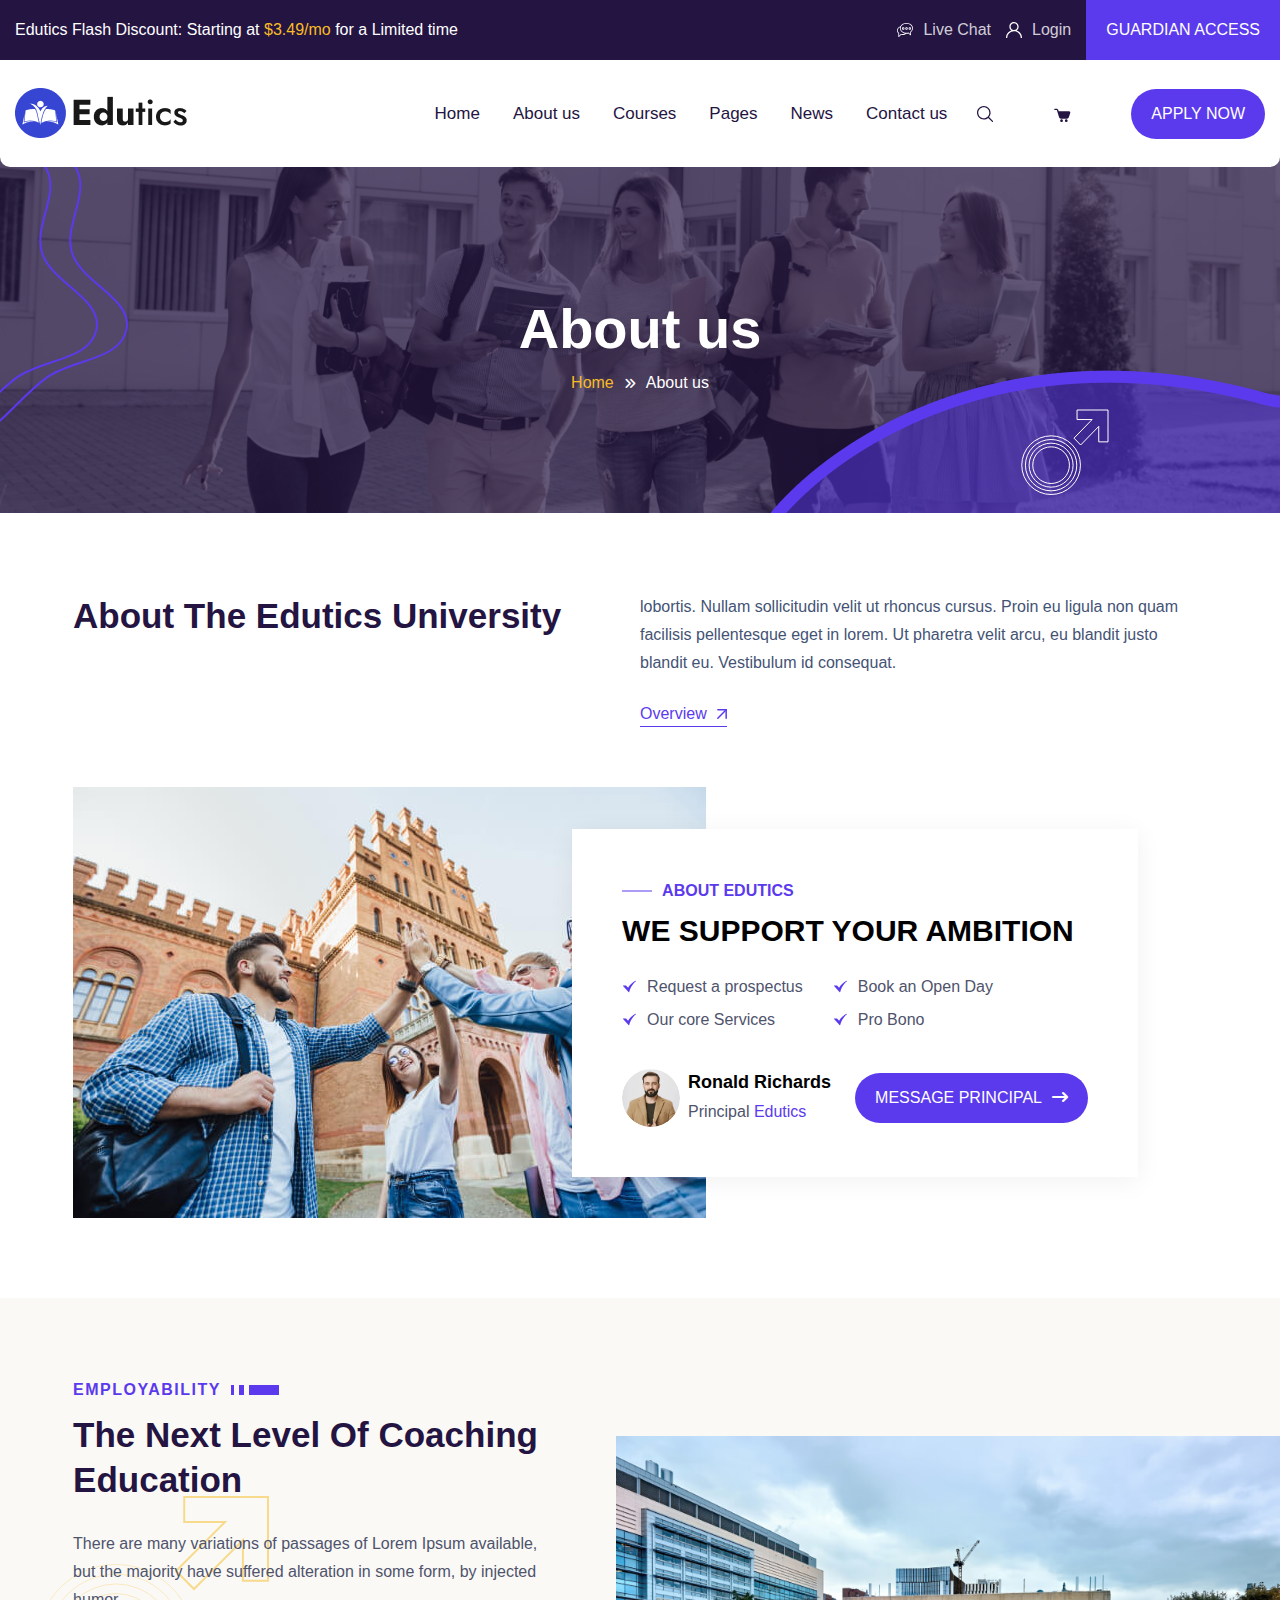
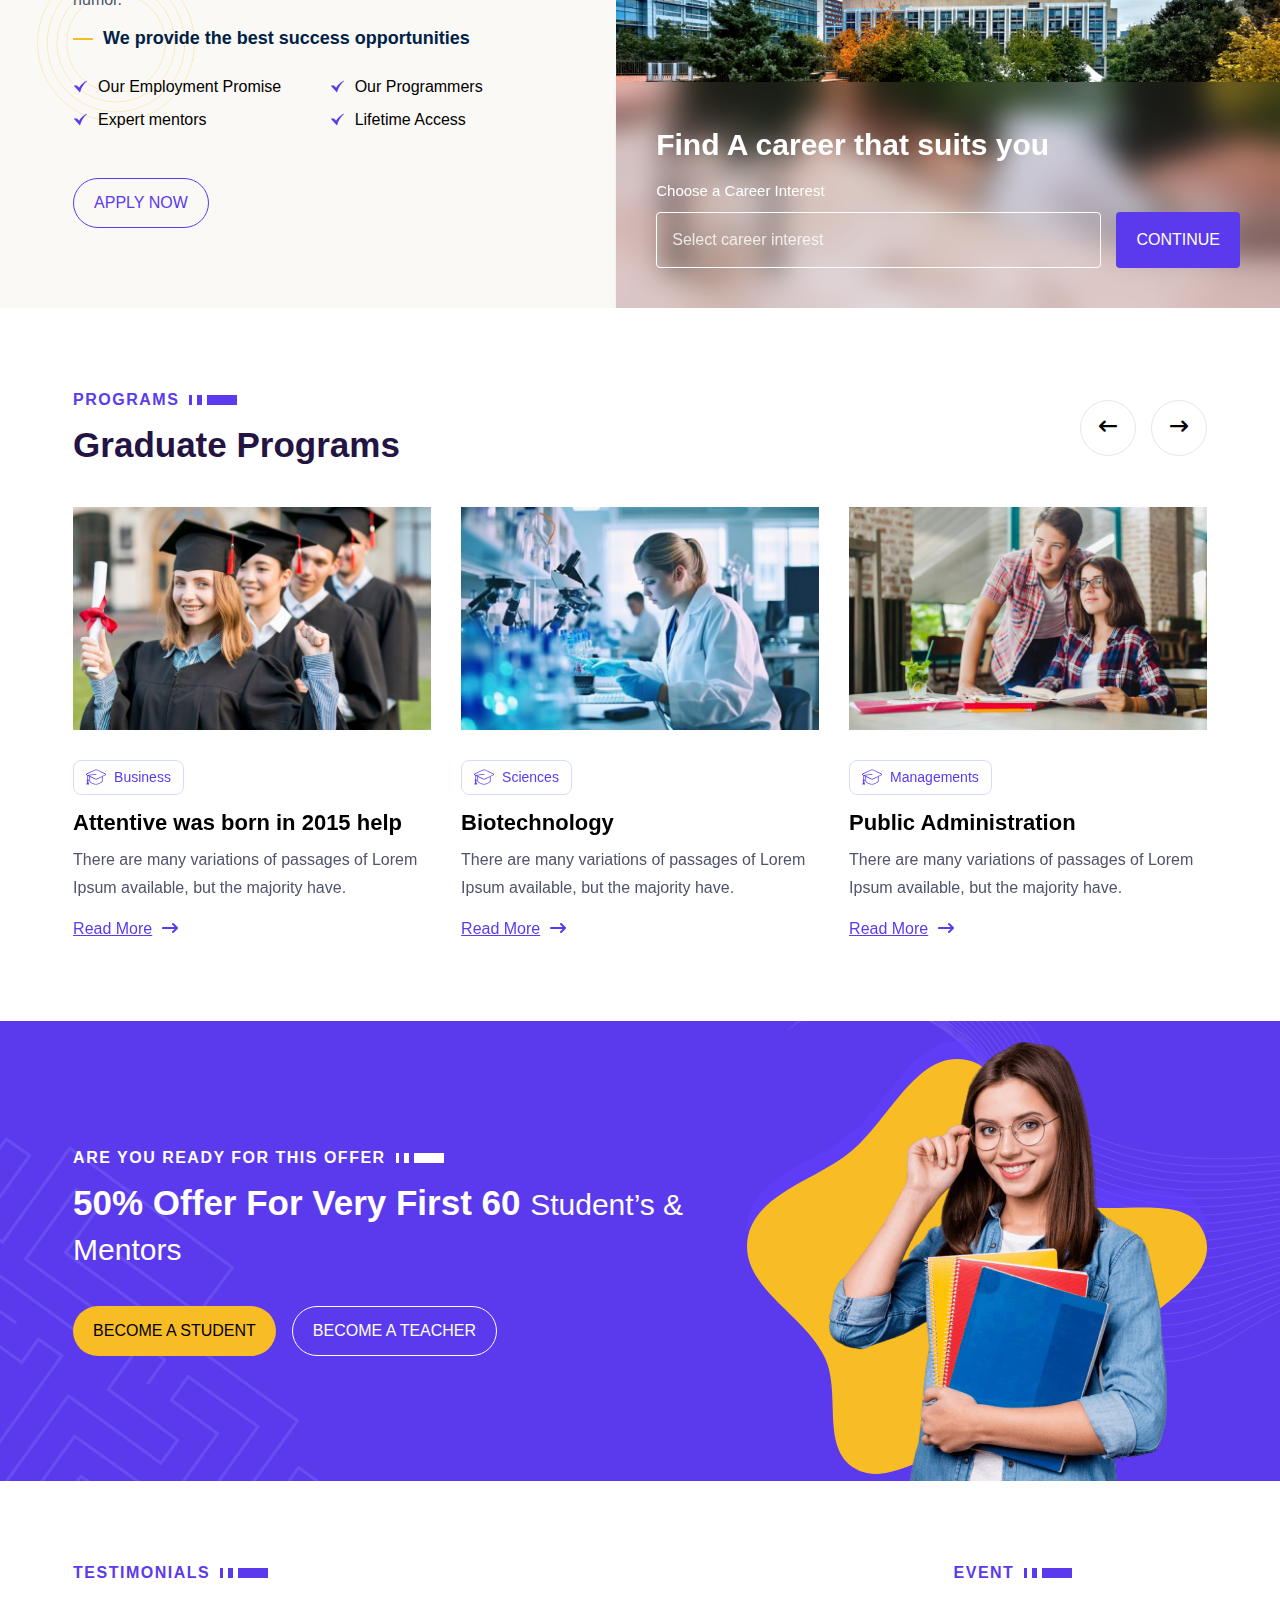
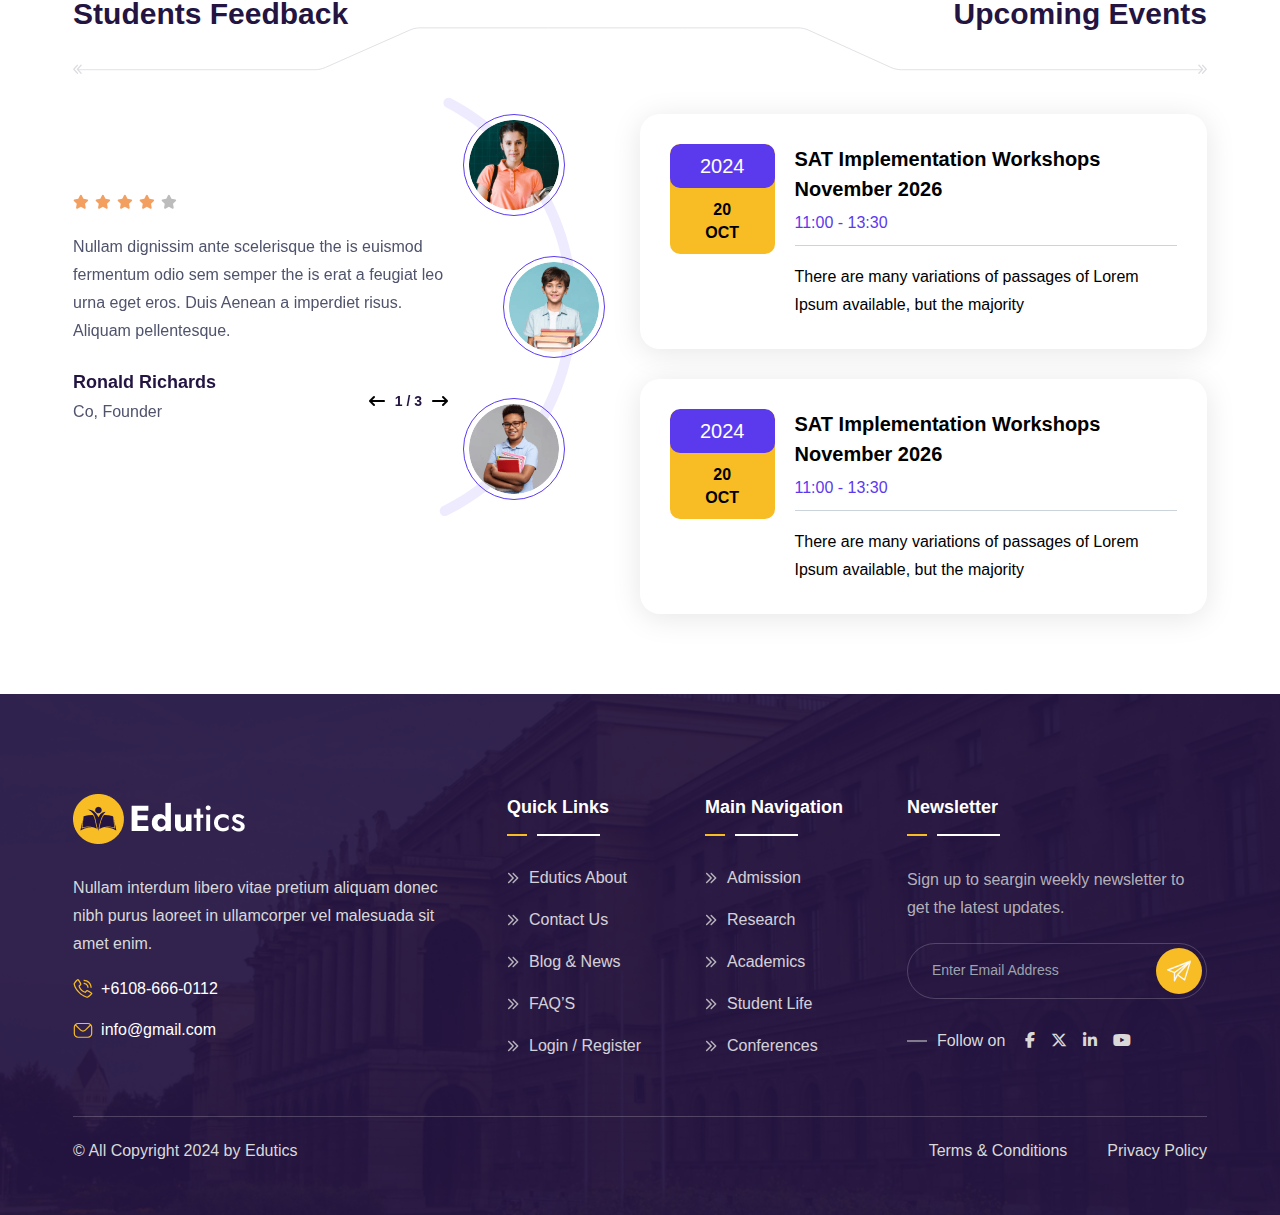
<file: about.html>
<!DOCTYPE html>
<html lang="en">

<head>
    <meta charset="UTF-8">
    <meta name="viewport" content="width=device-width, initial-scale=1.0">
    <title>Edutics</title>
    <link rel="shortcut icon" href="favicon.svg" type="image/x-icon">

    <!-- plugins & libraries css -->
    <link rel="stylesheet" href="assets/vendor/swiper/swiper-bundle.min.css">
    <link rel="stylesheet" href="assets/vendor/font-awesome/all.min.css">

    <!-- tailwind css -->
    <link rel="stylesheet" href="src/output.css">

    <!-- custom css -->
    <link rel="stylesheet" href="assets/css/style.css">
</head>

<body>
    <div class="ed-overlay group">
        <div class="fixed inset-0 z-[100] group-[.active]:bg-edblue/80 duration-[400ms] pointer-events-none group-[.active]:pointer-events-auto"></div>
    </div>

    <!-- cart -->
    <div class="ed-cart-bar group">
        <div class="w-[420px] max-w-full fixed z-[100] right-0 top-0 h-full bg-white flex flex-col translate-x-[100%] duration-[400ms] group-[.active]:translate-x-0">
            <!-- heading -->
            <div class="flex items-center justify-between px-[25px] border-b border-edgray/20 pb-[23px] pt-[22px]">
                <h5 class="text-[20px]">My Cart List</h5>
                <h6>(03 Items)</h6>
            </div>

            <!-- cart items -->
            <div>
                <!-- single cart item -->
                <div class="flex items-center gap-[20px] py-[30px] px-[25px] border-b border-edgray/20">
                    <img src="assets/img/cart-item-1.jpg" alt="Cart Item Image" class="rounded-[10px] shrink-0">
                    <div class="grow">
                        <h6 class="font-medium text-[18px] text-edblue"><a href="course-details.html" class="hover:text-edpurple">Web Development</a></h6>
                        <h6 class="font-medium text-edgray">$15.00</h6>
                    </div>
                    <button class="text-[20px] text-edgray shrink-0 hover:text-edpurple">x</button>
                </div>

                <!-- single cart item -->
                <div class="flex items-center gap-[20px] py-[30px] px-[25px] border-b border-edgray/20">
                    <img src="assets/img/cart-item-2.jpg" alt="Cart Item Image" class="rounded-[10px] shrink-0">
                    <div class="grow">
                        <h6 class="font-medium text-[18px] text-edblue"><a href="course-details.html" class="hover:text-edpurple">Digital Marketing</a></h6>
                        <h6 class="font-medium text-edgray">$15.00</h6>
                    </div>
                    <button class="text-[20px] text-edgray shrink-0 hover:text-edpurple">x</button>
                </div>

                <!-- single cart item -->
                <div class="flex items-center gap-[20px] py-[30px] px-[25px] border-b border-edgray/20">
                    <img src="assets/img/cart-item-3.jpg" alt="Cart Item Image" class="rounded-[10px] shrink-0">
                    <div class="grow">
                        <h6 class="font-medium text-[18px] text-edblue"><a href="course-details.html" class="hover:text-edpurple">WordPress Development</a></h6>
                        <h6 class="font-medium text-edgray">$15.00</h6>
                    </div>
                    <button class="text-[20px] text-edgray shrink-0 hover:text-edpurple">x</button>
                </div>
            </div>

            <!-- cart bottom -->
            <div class="mt-auto px-[25px] mb-[30px]">
                <div class="flex items-center justify-between font-medium text-[18px] text-edblue mb-[33px]">
                    <span>Total</span>
                    <span>$999</span>
                </div>
                <div class="space-y-[15px]">
                    <a href="#" class="ed-btn w-full !rounded-[10px] !bg-transparent border border-edblue !text-edblue hover:!bg-edblue hover:!text-white">Proceed to checkout</a>
                    <a href="#" class="ed-btn w-full !rounded-[10px]">Proceed to checkout</a>
                </div>
            </div>
        </div>
    </div>

    <!-- search -->
    <div class="ed-search group">
        <form action="#" class="bg-white fixed z-[100] top-[50%] left-[50%] -translate-x-[50%] -translate-y-[50%] h-[100px] md:h-[70px] xxs:h-[50px] w-[1224px] max-w-[95%] flex gap-[10px] rounded-full overflow-hidden px-[40px] xxs:px-[20px] pointer-events-none opacity-0 group-[.active]:pointer-events-auto group-[.active]:opacity-100 duration-[400ms]">
            <input type="search" name="ed-search" placeholder="Search Here..." class="bg-transparent w-full focus:outline-none">
            <button class="text-[25px] md:text-[22px] xxs:text-[20px]"><i class="fa-solid fa-magnifying-glass"></i></button>
        </form>
    </div>

    <!-- sidebar -->
    <div class="ed-sidebar">
        <div class="translate-x-[100%] transition-transform ease-linear duration-300 fixed right-0 w-full max-w-[25%] xl:max-w-[30%] lg:max-w-[40%] md:max-w-[50%] sm:max-w-[60%] xxs:max-w-full bg-white h-full z-[100] overflow-auto">
            <!-- heading -->
            <div class="ed-sidebar-heading p-[20px] lg:p-[20px] border-b border-edgray/20">
                <div class="logo flex justify-between items-center">
                    <a href="index.html"><img src="assets/img/logo.png" alt="logo"></a>

                    <button type="button" class="ed-sidebar-close-btn border border-edgray/20 w-[45px] aspect-square shrink-0 text-black text-[22px] rounded-full hover:text-edpurple"><i class="fa-solid fa-xmark"></i></button>
                </div>
            </div>

            <!-- mobile menu -->
            <div class="ed-header-nav-in-mobile"></div>
        </div>
    </div>

    <!-- HEADER SECTION START -->
    <header class="absolute z-[99] top-0 inset-x-[100px] xxl:inset-x-[30px] xl:inset-x-0 bg-white rounded-bl-[10px] rounded-br-[10px]">
        <!-- top header -->
        <div class="bg-edblue flex items-center justify-between lg:justify-center lg:gap-x-[20px]">
            <!-- contacts -->
            <div class="flex items-center gap-x-[32px] xl:gap-x-[15px] gap-y-[6px] py-[18px] pl-[30px] xl:pl-[10px] lg:pl-0 lg:order-2 sm:pt-0 sm:pb-[10px] xl:hidden">
                <!-- single contact -->
                <a href="mailto:info@example.com" class="flex items-center gap-x-[10px] font-light text-white/80">
                    <span class="icon shrink-0 xl:hidden">
                        <img src="assets/img/icon/mail.svg" alt="icon">
                    </span>
                    <span>info@example.com</span>
                </a>
                <!-- single contact -->
                <a href="tel:+20866660112" class="flex items-center gap-x-[10px] font-light text-white/80">
                    <span class="icon shrink-0 xl:hidden">
                        <img src="assets/img/icon/phone.svg" alt="icon">
                    </span>
                    <span>+208-6666-0112</span>
                </a>
            </div>

            <!-- notice -->
            <p class="font-medium text-white text-[16px] xxs:text-[14px] xl:pl-[15px] lg:order-1 lg:w-full lg:my-[10px] text-center lg:text-left sm:text-center">Edutics Flash Discount: Starting at <span class="text-edyellow">$3.49/mo</span> for a Limited time</p>

            <!-- actions -->
            <div class="shrink-0 flex items-center gap-x-[30px] xl:gap-x-[15px] text-white lg:order-3 sm:hidden">
                <div class="flex gap-x-[30px] xl:gap-x-[15px]">
                    <a href="#" class="flex items-center gap-x-[10px] font-light text-white/80"><span class="icon shrink-0"><img src="assets/img/icon/chat.svg" alt="icon"></span> Live Chat</a>
                    <a href="#" class="flex items-center gap-x-[10px] font-light text-white/80"><span class="icon shrink-0"><img src="assets/img/icon/avatar.svg" alt="icon"></span> Login</a>
                </div>
                <a href="#" class="ed-btn !h-[60px] !rounded-none sm:!px-[15px]">Guardian Access</a>
            </div>
        </div>

        <!-- bottom header -->
        <div class="px-[30px] xxl:px-[15px] lg:px-[20px] py-[28px] lg:py-[18px] flex justify-between to-be-fixed">
            <div class="logo xxs:max-w-[40%]"><a href="index.html"><img src="assets/img/logo.png" alt="logo" class="logo"></a></div>

            <div class="flex lg:items-center lg:gap-[60px] xxs:gap-[30px]">
                <div class="flex items-center gap-[100px] xl:gap-[30px] lg:gap-y-0">
                    <!-- nav -->
                    <div class="ed-header-nav-container">
                        <ul class="to-go-to-sidebar-in-mobile ed-header-nav flex lg:flex-col gap-x-[43px] xl:gap-x-[33px] font-kanit text-[17px] font-normal">
                            <li class="has-sub-menu relative">
                                <a role="button">Home</a>

                                <ul class="ed-header-submenu">
                                    <li><a href="index.html">Home</a></li>
                                    <li><a href="index-2.html">Home 02</a></li>
                                </ul>
                            </li>
                            <li><a href="about.html">About us</a></li>
                            <li class="has-sub-menu relative">
                                <a role="button">Courses</a>

                                <ul class="ed-header-submenu">
                                    <li><a href="course-grid.html">Courses Grid</a></li>
                                    <li><a href="course-filter.html">Courses Filter</a></li>
                                    <li><a href="course-details.html">Course Details</a></li>
                                </ul>
                            </li>
                            <li class="has-sub-menu relative">
                                <a role="button">Pages</a>

                                <ul class="ed-header-submenu">
                                    <li><a href="teachers.html">Teachers</a></li>
                                    <li><a href="teacher-details.html">Teacher Details</a></li>
                                    <li><a href="events.html">Events</a></li>
                                    <li><a href="events-2.html">Events V.2</a></li>
                                    <li><a href="event-details.html">Event Details</a></li>
                                    <li><a href="gallery.html">Gallery</a></li>
                                    <li><a href="faq.html">FAQ</a></li>
                                    <li><a href="coming-soon.html">Coming Soon Page</a></li>
                                    <li><a href="404.html">Error 404</a></li>
                                </ul>
                            </li>
                            <li class="has-sub-menu relative">
                                <a role="button">News</a>

                                <ul class="ed-header-submenu">
                                    <li><a href="news-grid.html">News Grid</a></li>
                                    <li><a href="news-list.html">News List</a></li>
                                    <li><a href="news-details.html">News Details</a></li>
                                </ul>
                            </li>
                            <li><a href="contact.html">Contact us</a></li>
                        </ul>
                    </div>

                    <!-- right actions -->
                    <div class="flex items-center gap-x-[60px] xxs:gap-[30px]">
                        <button class="ed-search-opener-btn group">
                            <svg width="17" height="17" viewBox="0 0 17 17" fill="none" xmlns="http://www.w3.org/2000/svg">
                                <g>
                                    <path d="M15.962 15.9063L12.0216 12.0025C13.0011 10.8356 13.5911 9.33716 13.5911 7.70448C13.5911 3.992 10.5427 0.97168 6.79561 0.97168C3.04849 0.97168 0 3.992 0 7.70448C0 11.4167 3.04849 14.4368 6.79561 14.4368C8.44348 14.4368 9.95601 13.8523 11.1338 12.8819L15.0743 16.7858C15.1968 16.9072 15.3575 16.9679 15.5181 16.9679C15.6788 16.9679 15.8395 16.9072 15.9621 16.7858C16.2072 16.5429 16.2072 16.1491 15.962 15.9063ZM1.25549 7.70448C1.25549 4.67786 3.74076 2.21553 6.79561 2.21553C9.85038 2.21553 12.3356 4.67786 12.3356 7.70448C12.3356 10.7309 9.85038 13.1929 6.79561 13.1929C3.74076 13.1929 1.25549 10.7309 1.25549 7.70448Z" class="fill-edblue group-hover:fill-edpurple" />
                                </g>
                            </svg>
                        </button>
                        <button class="ed-cart-opener-btn group">
                            <svg width="17" height="17" viewBox="0 0 17 17" fill="none" xmlns="http://www.w3.org/2000/svg">
                                <g>
                                    <path d="M12.9894 13.6354H6.93871C6.06616 13.6354 5.2925 13.0682 5.05637 12.2557L3.01122 5.38995C2.93856 5.14134 2.69705 4.97072 2.42122 4.97072H0.818742C0.446713 4.97072 0.145996 4.67212 0.145996 4.30421C0.145996 3.93629 0.446713 3.6377 0.818742 3.6377H2.42122C3.29377 3.6377 4.06676 4.2049 4.30289 5.01737L4.68568 6.30374H14.9753C15.3951 6.30374 15.7934 6.50169 16.0403 6.83361C16.2852 7.16287 16.3558 7.57477 16.234 7.96402L14.8462 12.3283C14.5744 13.1161 13.8296 13.6354 12.9894 13.6354Z" class="fill-edblue group-hover:fill-edpurple" />
                                    <path d="M7.54617 16.9687C6.80414 16.9687 6.20068 16.3707 6.20068 15.6353C6.20068 14.9 6.80414 14.302 7.54617 14.302C8.28821 14.302 8.89167 14.9 8.89167 15.6353C8.89167 16.3707 8.28821 16.9687 7.54617 16.9687Z" class="fill-edblue group-hover:fill-edpurple" />
                                    <path d="M12.2556 16.9687C11.5136 16.9687 10.9102 16.3707 10.9102 15.6353C10.9102 14.9 11.5136 14.302 12.2556 14.302C12.9977 14.302 13.6011 14.9 13.6011 15.6353C13.6011 16.3707 12.9977 16.9687 12.2556 16.9687Z" class="fill-edblue group-hover:fill-edpurple" />
                                </g>
                            </svg>
                        </button>
                        <a href="contact.html" class="ed-btn to-go-to-sidebar-in-mobile lg:m-[20px]">apply now</a>
                    </div>
                </div>

                <!-- mobile menu button -->
                <button type="button" class="ed-mobile-menu-open-btn hidden lg:inline-block text-edblue text-[18px]"><i class="fa-solid fa-bars"></i></button>
            </div>
        </div>
    </header>
    <!-- HEADER SECTION END -->


    <main>
        <!-- BREADCRUMB SECTION START -->
        <section class="pt-[327px] xl:pt-[287px] lg:pt-[237px] sm:pt-[200px] xxs:pt-[180px] pb-[158px] xl:pb-[118px] lg:pb-[98px] sm:pb-[68px] xs:pb-[48px] text-center bg-[url('../assets/img/breadcrumb-bg.jpg')] bg-no-repeat bg-cover bg-center relative z-[1] overflow-hidden before:absolute before:-z-[1] before:inset-0 before:bg-edblue/70 before:pointer-events-none">
            <div class="mx-[19.71%] xxxl:mx-[14.71%] xxl:mx-[9.71%] xl:mx-[5.71%] md:mx-[12px]">
                <h1 class="font-semibold text-[clamp(35px,6vw,56px)] text-white">About us</h1>
                <ul class="flex items-center justify-center gap-[10px] text-white">
                    <li><a href="index.html" class="text-edyellow">Home</a></li>
                    <li><span class="text-[12px]"><i class="fa-solid fa-angle-double-right"></i></span></li>
                    <li>About us</li>
                </ul>
            </div>

            <div class="vectors">
                <img src="assets/img/breadcrumb-vector-1.svg" alt="vector" class="absolute -z-[1] pointer-events-none bottom-[34px] left-0 xl:left-auto xl:right-[90%]">
                <img src="assets/img/breadcrumb-vector-2.svg" alt="vector" class="absolute -z-[1] pointer-events-none bottom-0 right-0 xl:right-auto xl:left-[60%]">
            </div>
        </section>
        <!-- BREADCRUMB SECTION END -->


        <!-- ABOUT SECTION START -->
        <section class="py-[120px] xl:py-[80px] md:py-[60px]">
            <div class="mx-[19.71%] xxxl:mx-[14.71%] xxl:mx-[9.71%] xl:mx-[5.71%] md:mx-[12px]">
                <div class="flex sm:flex-col items-start justify-between gap-[15px]">
                    <h2 class="ed-section-title">About the Edutics University</h2>

                    <div class="max-w-[50%] sm:max-w-full mb-[60px]">
                        <p class="text-edgray2 mb-[25px]">lobortis. Nullam sollicitudin velit ut rhoncus cursus. Proin eu ligula non quam facilisis pellentesque eget in lorem. Ut pharetra velit arcu, eu blandit justo blandit eu. Vestibulum id consequat.</p>

                        <a href="#" class="font-medium text-edpurple inline-flex items-center gap-[10px] border-b border-edpurple">Overview <span class="icon"><img src="assets/img/icon/arrow-up-right.svg" alt="icon"></span></a>
                    </div>
                </div>

                <div class="flex items-center">
                    <div class="md:w-[10%] xxs:w-[5%]">
                        <img src="assets/img/about-inner-img.jpg" alt="About image" class="w-[633px] max-w-[633px] sm:max-w-[308px] aspect-[633/431px]">
                    </div>

                    <div class="md:w-[90%] xxs:w-[95%]">
                        <div class="bg-white p-[50px] lg:p-[30px] xxs:p-[20px] shadow-[0_4px_25px_rgba(0,0,0,0.06)] -ml-[92px] xl:-ml-[134px] lg:-ml-[278px] md:ml-0">
                            <h6 class="font-semibold uppercase text-edpurple relative z-[1] pl-[40px] mb-[10px] before:absolute before:left-0 before:top-[50%] before:-translate-y-[50%] before:h-[1px] before:w-[30px] before:bg-edpurple">About Edutics</h6>
                            <h4 class="font-semibold text-[30px] md:text-[26px] xs:text-[22px] leading-[1.2] mb-[26px]">WE SUPPORT YOUR AMBITION</h4>
                            <ul class="ed-inner-about-list font-medium text-[16px] text-edgray grid grid-cols-[repeat(2,max-content)] xs:grid-cols-1 gap-x-[30px] xxs:gap-x-[15px] gap-y-[9px] mb-[37px] *:pl-[25px] *:relative *:before:absolute *:before:left-0 *:before:top-[4px] *:before:w-[15px] *:before:aspect-square *:before:bg-[url(../assets/img/icon/checkmark.svg)] *:before:bg-no-repeat *:before:bg-[length:15px_13px] *:before:bg-center">
                                <li>Request a prospectus</li>
                                <li>Book an Open Day</li>
                                <li>Our core Services</li>
                                <li>Pro Bono</li>
                            </ul>

                            <div class="flex flex-wrap items-center gap-x-[24px] gap-y-[20px]">
                                <div class="flex gap-x-[8px]">
                                    <div class="rounded-full overflow-hidden w-[58px] aspect-square shrink-0">
                                        <img src="assets/img/user.png" alt="Principal" class="w-[58px] aspect-square">
                                    </div>
                                    <div>
                                        <h5 class="font-semibold text-[18px] text-black mb-[4px]">Ronald Richards</h5>
                                        <h6 class="text-edgray">Principal <span class="text-edpurple">Edutics</span></h6>
                                    </div>
                                </div>
                                <a href="contact.html" class="ed-btn gap-[10px]">message principal <span class="icon"><i class="fa-solid fa-arrow-right-long"></i></span></a>
                            </div>
                        </div>
                    </div>
                </div>
            </div>
        </section>
        <!-- ABOUT SECTION END -->


        <!-- EMPLOYABILITY SECTION START -->
        <section class="bg-[#FAF9F6] relative z-[1] overflow-hidden">
            <div class="flex lg:flex-col items-end gap-[130px] xxxl:gap-[100px] xxl:gap-[60px] lg:gap-y-0 ml-[19.5%] xxxl:ml-[14.71%] xxl:ml-[9.71%] xl:ml-[5.71%] lg:mx-[5.71%] md:mx-[12px]">
                <!-- left / text -->
                <div class="py-[120px] xl:py-[80px] md:py-[60px]">
                    <h6 class="ed-section-sub-title">employability</h6>
                    <h2 class="ed-section-title mb-[28px]">the next level of coaching education</h2>
                    <p class="text-edgray mb-[11px]">There are many variations of passages of Lorem Ipsum available, but the majority have suffered alteration in some form, by injected humor.</p>
                    <h6 class="font-semibold text-[18px] text-[#002147] mb-[23px] relative pl-[30px] before:absolute before:bg-edyellow before:w-[20px] before:h-[2px] before:left-0 before:top-[50%] before:-translate-y-[50%]">We provide the best success opportunities</h6>
                    <ul class="ed-inner-about-list font-medium text-[16px] text-black grid grid-cols-2 xxs:grid-cols-1 gap-x-[30px] xxs:gap-x-[15px] gap-y-[9px] mb-[46px] *:pl-[25px] *:relative *:before:absolute *:before:left-0 *:before:top-[4px] *:before:w-[15px] *:before:aspect-square *:before:bg-[url(../assets/img/icon/checkmark.svg)] *:before:bg-no-repeat *:before:bg-[length:15px_13px] *:before:bg-center">
                        <li>Our Employment Promise</li>
                        <li>Our Programmers</li>
                        <li>Expert mentors</li>
                        <li>Lifetime Access</li>
                    </ul>
                    <a href="contact.html" class="ed-btn !bg-transparent border border-edpurple !text-edpurple hover:!bg-edpurple hover:!text-white">Apply Now</a>
                </div>

                <!-- right / img / form -->
                <div class="relative shrink-0 xxxl:max-w-[55%] lg:max-w-full">
                    <img src="assets/img/employability-img.jpg" alt="image" class="min-h-[280px]">
                    <div class="absolute bottom-0 text-white p-[40px] xs:p-[20px] bg-white/5 backdrop-blur-[13.5914px] w-full shadow-[0_12px_16px_-4px_rgba(30,41,59,0.04),0_4px_6px_-2px_rgba(30,41,59,0.1)]">
                        <h4 class="font-semibold text-[30px] xs:text-[26px] xxs:text-[22px] mb-[12px]">Find A career that suits you</h4>

                        <form action="#">
                            <label for="career-interest" class="text-[15px] font-medium inline-block mb-[10px]">Choose a Career Interest</label>
                            <div class="flex xxs:flex-col gap-[15px]">
                                <input type="text" name="career-interest" id="career-interest" placeholder="Select career interest" class="bg-transparent border border-white rounded-[4px] p-[15px] w-full focus:outline-none placeholder:text-white/80">
                                <button type="submit" class="ed-btn !h-[56px] shrink-0 !rounded-[4px]">Continue</button>
                            </div>
                        </form>
                    </div>
                </div>
            </div>

            <!-- vector -->
            <img src="assets/img/employability-vector.svg" alt="vector" class="absolute -z-[1] bottom-[186px] left-[37px] pointer-events-none">
        </section>
        <!-- EMPLOYABILITY SECTION END -->


        <!-- PROGRAMS SECTION START -->
        <section class="py-[120px] xl:py-[80px] md:py-[60px] ">
            <div class="mx-[19.71%] xxxl:mx-[14.71%] xxl:mx-[9.71%] xl:mx-[5.71%] md:mx-[12px]">
                <!-- heading -->
                <div class="flex flex-wrap items-center justify-between gap-x-[30px] gap-y-[15px] mb-[40px] xxs:mb-[30px]">
                    <div class="left">
                        <h6 class="ed-section-sub-title">programs</h6>
                        <h2 class="ed-section-title">Graduate Programs</h2>
                    </div>
                    <!-- nav -->
                    <div class="ed-program-slider-nav flex gap-[15px] *:w-[56px] *:h-[56px] *:rounded-full *:border *:border-[#808080]/20 *:text-black *:text-[18px]">
                        <button class="prev hover:bg-edpurple hover:border-edpubg-edpurple hover:text-white"><i class="fa-solid fa-arrow-left-long"></i></button>
                        <button class="next hover:bg-edpurple hover:border-edpubg-edpurple hover:text-white"><i class="fa-solid fa-arrow-right-long"></i></button>
                    </div>
                </div>

                <!-- slider -->
                <div class="ed-program-slider swiper">
                    <div class="swiper-wrapper">
                        <!-- single program -->
                        <div class="swiper-slide">
                            <!-- img -->
                            <div class="mb-[30px]">
                                <img src="assets/img/program-1.jpg" alt="image">
                            </div>

                            <!-- text -->
                            <div>
                                <span class="inline-flex items-center gap-[8px] px-[12px] py-[6px] border border-[#D4DCFF] rounded-[8px] text-[14px] font-medium text-edpurple mb-[11px]">
                                    <span class="icon"><svg width="20" height="16" viewBox="0 0 20 16" fill="none" xmlns="http://www.w3.org/2000/svg">
                                            <path d="M19.3356 4.54352L11.3631 0.648906C10.6758 0.305264 9.50745 0.305264 8.82016 0.648906L0.664376 4.54352C0.0916381 4.81844 0 5.2079 0 5.41408C0 5.62027 0.0916381 5.98682 0.664376 6.28464L1.32875 6.60538V10.2709C0.91638 10.4313 0.618557 10.8436 0.618557 11.3018C0.618557 11.76 0.91638 12.1724 1.30584 12.3328L0.274914 15.6088H3.16151L2.13058 12.3328C2.54296 12.1724 2.81787 11.76 2.81787 11.3018C2.81787 10.8207 2.52005 10.4313 2.10767 10.2709V6.99484L3.32188 7.59049V12.3557C3.32188 12.4244 3.34479 12.4931 3.39061 12.5618C3.50515 12.6993 5.63574 15.6088 9.98854 15.6088C14.3414 15.6088 16.4719 12.6764 16.5636 12.5618C16.6094 12.4931 16.6323 12.4244 16.6323 12.3557V7.6134L19.3356 6.28464C19.9084 6.00973 20 5.62027 20 5.41408C19.9771 5.2079 19.9084 4.81844 19.3356 4.54352ZM15.8992 12.2411C15.5326 12.6993 13.5624 14.8986 9.98854 14.8986C6.41466 14.8986 4.44444 12.6993 4.07789 12.2411V7.91122L8.82016 10.1793C9.1638 10.3396 9.62199 10.4313 10.0802 10.4313C10.5613 10.4313 11.0195 10.3396 11.3631 10.1564L15.8992 7.93413V12.2411ZM19.0149 5.64318L16.2658 6.99484C16.1512 6.99484 16.0596 7.04066 16.0137 7.1323L11.0424 9.53779C10.5613 9.7898 9.62199 9.7898 9.11798 9.53779L3.00115 6.60538L10.0344 5.78064C10.2405 5.75773 10.378 5.57445 10.3551 5.39117C10.3322 5.18499 10.1489 5.04753 9.96564 5.07044L1.80985 6.03264L0.985109 5.64318C0.778923 5.55154 0.733104 5.43699 0.733104 5.43699C0.733104 5.41408 0.778923 5.32245 0.985109 5.23081L9.14089 1.31328C9.3929 1.19873 9.73654 1.13001 10.0802 1.13001C10.4467 1.13001 10.8133 1.19873 11.0424 1.31328L19.0149 5.2079C19.2211 5.29954 19.2669 5.39117 19.2669 5.43699C19.2669 5.43699 19.1982 5.55154 19.0149 5.64318Z" class="fill-edpurple" />
                                        </svg>
                                    </span>
                                    <span>Business</span>
                                </span>

                                <h5 class="font-bold text-[22px] text-black mb-[7px]"><a href="event-details.html" class="hover:text-edpurple">Attentive was born in 2015 help</a></h5>

                                <p class="text-edgray mb-[15px]">There are many variations of passages of Lorem Ipsum available, but the majority have.</p>

                                <a href="event-details.html" class="inline-flex items-center gap-[10px] underline text-edpurple font-medium hover:text-edyellow">Read More <span class="icon"><i class="fa-solid fa-arrow-right-long"></i></span></a>
                            </div>
                        </div>
                        <!-- single program -->
                        <div class="swiper-slide">
                            <!-- img -->
                            <div class="mb-[30px]">
                                <img src="assets/img/program-2.jpg" alt="image">
                            </div>

                            <!-- text -->
                            <div>
                                <span class="inline-flex items-center gap-[8px] px-[12px] py-[6px] border border-[#D4DCFF] rounded-[8px] text-[14px] font-medium text-edpurple mb-[11px]">
                                    <span class="icon"><svg width="20" height="16" viewBox="0 0 20 16" fill="none" xmlns="http://www.w3.org/2000/svg">
                                            <path d="M19.3356 4.54352L11.3631 0.648906C10.6758 0.305264 9.50745 0.305264 8.82016 0.648906L0.664376 4.54352C0.0916381 4.81844 0 5.2079 0 5.41408C0 5.62027 0.0916381 5.98682 0.664376 6.28464L1.32875 6.60538V10.2709C0.91638 10.4313 0.618557 10.8436 0.618557 11.3018C0.618557 11.76 0.91638 12.1724 1.30584 12.3328L0.274914 15.6088H3.16151L2.13058 12.3328C2.54296 12.1724 2.81787 11.76 2.81787 11.3018C2.81787 10.8207 2.52005 10.4313 2.10767 10.2709V6.99484L3.32188 7.59049V12.3557C3.32188 12.4244 3.34479 12.4931 3.39061 12.5618C3.50515 12.6993 5.63574 15.6088 9.98854 15.6088C14.3414 15.6088 16.4719 12.6764 16.5636 12.5618C16.6094 12.4931 16.6323 12.4244 16.6323 12.3557V7.6134L19.3356 6.28464C19.9084 6.00973 20 5.62027 20 5.41408C19.9771 5.2079 19.9084 4.81844 19.3356 4.54352ZM15.8992 12.2411C15.5326 12.6993 13.5624 14.8986 9.98854 14.8986C6.41466 14.8986 4.44444 12.6993 4.07789 12.2411V7.91122L8.82016 10.1793C9.1638 10.3396 9.62199 10.4313 10.0802 10.4313C10.5613 10.4313 11.0195 10.3396 11.3631 10.1564L15.8992 7.93413V12.2411ZM19.0149 5.64318L16.2658 6.99484C16.1512 6.99484 16.0596 7.04066 16.0137 7.1323L11.0424 9.53779C10.5613 9.7898 9.62199 9.7898 9.11798 9.53779L3.00115 6.60538L10.0344 5.78064C10.2405 5.75773 10.378 5.57445 10.3551 5.39117C10.3322 5.18499 10.1489 5.04753 9.96564 5.07044L1.80985 6.03264L0.985109 5.64318C0.778923 5.55154 0.733104 5.43699 0.733104 5.43699C0.733104 5.41408 0.778923 5.32245 0.985109 5.23081L9.14089 1.31328C9.3929 1.19873 9.73654 1.13001 10.0802 1.13001C10.4467 1.13001 10.8133 1.19873 11.0424 1.31328L19.0149 5.2079C19.2211 5.29954 19.2669 5.39117 19.2669 5.43699C19.2669 5.43699 19.1982 5.55154 19.0149 5.64318Z" class="fill-edpurple" />
                                        </svg>
                                    </span>
                                    <span>Sciences</span>
                                </span>

                                <h5 class="font-bold text-[22px] text-black mb-[7px]"><a href="event-details.html" class="hover:text-edpurple">Biotechnology</a></h5>

                                <p class="text-edgray mb-[15px]">There are many variations of passages of Lorem Ipsum available, but the majority have.</p>

                                <a href="event-details.html" class="inline-flex items-center gap-[10px] underline text-edpurple font-medium hover:text-edyellow">Read More <span class="icon"><i class="fa-solid fa-arrow-right-long"></i></span></a>
                            </div>
                        </div>
                        <!-- single program -->
                        <div class="swiper-slide">
                            <!-- img -->
                            <div class="mb-[30px]">
                                <img src="assets/img/program-3.jpg" alt="image">
                            </div>

                            <!-- text -->
                            <div>
                                <span class="inline-flex items-center gap-[8px] px-[12px] py-[6px] border border-[#D4DCFF] rounded-[8px] text-[14px] font-medium text-edpurple mb-[11px]">
                                    <span class="icon"><svg width="20" height="16" viewBox="0 0 20 16" fill="none" xmlns="http://www.w3.org/2000/svg">
                                            <path d="M19.3356 4.54352L11.3631 0.648906C10.6758 0.305264 9.50745 0.305264 8.82016 0.648906L0.664376 4.54352C0.0916381 4.81844 0 5.2079 0 5.41408C0 5.62027 0.0916381 5.98682 0.664376 6.28464L1.32875 6.60538V10.2709C0.91638 10.4313 0.618557 10.8436 0.618557 11.3018C0.618557 11.76 0.91638 12.1724 1.30584 12.3328L0.274914 15.6088H3.16151L2.13058 12.3328C2.54296 12.1724 2.81787 11.76 2.81787 11.3018C2.81787 10.8207 2.52005 10.4313 2.10767 10.2709V6.99484L3.32188 7.59049V12.3557C3.32188 12.4244 3.34479 12.4931 3.39061 12.5618C3.50515 12.6993 5.63574 15.6088 9.98854 15.6088C14.3414 15.6088 16.4719 12.6764 16.5636 12.5618C16.6094 12.4931 16.6323 12.4244 16.6323 12.3557V7.6134L19.3356 6.28464C19.9084 6.00973 20 5.62027 20 5.41408C19.9771 5.2079 19.9084 4.81844 19.3356 4.54352ZM15.8992 12.2411C15.5326 12.6993 13.5624 14.8986 9.98854 14.8986C6.41466 14.8986 4.44444 12.6993 4.07789 12.2411V7.91122L8.82016 10.1793C9.1638 10.3396 9.62199 10.4313 10.0802 10.4313C10.5613 10.4313 11.0195 10.3396 11.3631 10.1564L15.8992 7.93413V12.2411ZM19.0149 5.64318L16.2658 6.99484C16.1512 6.99484 16.0596 7.04066 16.0137 7.1323L11.0424 9.53779C10.5613 9.7898 9.62199 9.7898 9.11798 9.53779L3.00115 6.60538L10.0344 5.78064C10.2405 5.75773 10.378 5.57445 10.3551 5.39117C10.3322 5.18499 10.1489 5.04753 9.96564 5.07044L1.80985 6.03264L0.985109 5.64318C0.778923 5.55154 0.733104 5.43699 0.733104 5.43699C0.733104 5.41408 0.778923 5.32245 0.985109 5.23081L9.14089 1.31328C9.3929 1.19873 9.73654 1.13001 10.0802 1.13001C10.4467 1.13001 10.8133 1.19873 11.0424 1.31328L19.0149 5.2079C19.2211 5.29954 19.2669 5.39117 19.2669 5.43699C19.2669 5.43699 19.1982 5.55154 19.0149 5.64318Z" class="fill-edpurple" />
                                        </svg>
                                    </span>
                                    <span>Managements</span>
                                </span>

                                <h5 class="font-bold text-[22px] text-black mb-[7px]"><a href="event-details.html" class="hover:text-edpurple">Public Administration</a></h5>

                                <p class="text-edgray mb-[15px]">There are many variations of passages of Lorem Ipsum available, but the majority have.</p>

                                <a href="event-details.html" class="inline-flex items-center gap-[10px] underline text-edpurple font-medium hover:text-edyellow">Read More <span class="icon"><i class="fa-solid fa-arrow-right-long"></i></span></a>
                            </div>
                        </div>
                        <!-- single program -->
                        <div class="swiper-slide">
                            <!-- img -->
                            <div class="mb-[30px]">
                                <img src="assets/img/program-1.jpg" alt="image">
                            </div>

                            <!-- text -->
                            <div>
                                <span class="inline-flex items-center gap-[8px] px-[12px] py-[6px] border border-[#D4DCFF] rounded-[8px] text-[14px] font-medium text-edpurple mb-[11px]">
                                    <span class="icon"><svg width="20" height="16" viewBox="0 0 20 16" fill="none" xmlns="http://www.w3.org/2000/svg">
                                            <path d="M19.3356 4.54352L11.3631 0.648906C10.6758 0.305264 9.50745 0.305264 8.82016 0.648906L0.664376 4.54352C0.0916381 4.81844 0 5.2079 0 5.41408C0 5.62027 0.0916381 5.98682 0.664376 6.28464L1.32875 6.60538V10.2709C0.91638 10.4313 0.618557 10.8436 0.618557 11.3018C0.618557 11.76 0.91638 12.1724 1.30584 12.3328L0.274914 15.6088H3.16151L2.13058 12.3328C2.54296 12.1724 2.81787 11.76 2.81787 11.3018C2.81787 10.8207 2.52005 10.4313 2.10767 10.2709V6.99484L3.32188 7.59049V12.3557C3.32188 12.4244 3.34479 12.4931 3.39061 12.5618C3.50515 12.6993 5.63574 15.6088 9.98854 15.6088C14.3414 15.6088 16.4719 12.6764 16.5636 12.5618C16.6094 12.4931 16.6323 12.4244 16.6323 12.3557V7.6134L19.3356 6.28464C19.9084 6.00973 20 5.62027 20 5.41408C19.9771 5.2079 19.9084 4.81844 19.3356 4.54352ZM15.8992 12.2411C15.5326 12.6993 13.5624 14.8986 9.98854 14.8986C6.41466 14.8986 4.44444 12.6993 4.07789 12.2411V7.91122L8.82016 10.1793C9.1638 10.3396 9.62199 10.4313 10.0802 10.4313C10.5613 10.4313 11.0195 10.3396 11.3631 10.1564L15.8992 7.93413V12.2411ZM19.0149 5.64318L16.2658 6.99484C16.1512 6.99484 16.0596 7.04066 16.0137 7.1323L11.0424 9.53779C10.5613 9.7898 9.62199 9.7898 9.11798 9.53779L3.00115 6.60538L10.0344 5.78064C10.2405 5.75773 10.378 5.57445 10.3551 5.39117C10.3322 5.18499 10.1489 5.04753 9.96564 5.07044L1.80985 6.03264L0.985109 5.64318C0.778923 5.55154 0.733104 5.43699 0.733104 5.43699C0.733104 5.41408 0.778923 5.32245 0.985109 5.23081L9.14089 1.31328C9.3929 1.19873 9.73654 1.13001 10.0802 1.13001C10.4467 1.13001 10.8133 1.19873 11.0424 1.31328L19.0149 5.2079C19.2211 5.29954 19.2669 5.39117 19.2669 5.43699C19.2669 5.43699 19.1982 5.55154 19.0149 5.64318Z" class="fill-edpurple" />
                                        </svg>
                                    </span>
                                    <span>Business</span>
                                </span>

                                <h5 class="font-bold text-[22px] text-black mb-[7px]"><a href="event-details.html" class="hover:text-edpurple">Attentive was born in 2015 help</a></h5>

                                <p class="text-edgray mb-[15px]">There are many variations of passages of Lorem Ipsum available, but the majority have.</p>

                                <a href="event-details.html" class="inline-flex items-center gap-[10px] underline text-edpurple font-medium hover:text-edyellow">Read More <span class="icon"><i class="fa-solid fa-arrow-right-long"></i></span></a>
                            </div>
                        </div>
                    </div>
                </div>
            </div>
        </section>
        <!-- PROGRAMS SECTION END -->


        <!-- CTA SECTION START -->
        <section class="bg-edpurple relative z-[1] overflow-hidden">
            <div class="mx-[19.71%] xxxl:mx-[14.71%] xxl:mx-[9.71%] xl:mx-[5.71%] md:mx-[12px]">
                <div class="flex md:flex-col items-center gap-[60px] lg:gap-[40px] md:gap-y-[20px]">
                    <div class="grow md:pt-[60px]">
                        <h6 class="ed-section-sub-title ed-section-sub-title--white">ARE YOU READY FOR THIS OFFER</h6>
                        <h2 class="ed-section-title !text-white mb-[36px]">50% Offer For Very First 60 <span class="font-normal text-[40px] xxl:text-[35px] xl:text-[30px] xs:text-[28px] xxs:text-[25px]">Student’s & Mentors</span></h2>
                        <div class="flex flex-wrap gap-[16px]">
                            <a href="#" class="ed-btn !bg-edyellow !text-black hover:!bg-edblue hover:!text-white">Become a student</a>
                            <a href="#" class="ed-btn !bg-transparent !text-white border border-white hover:!bg-white hover:!text-edblue">Become a teacher</a>
                        </div>
                    </div>

                    <!-- image -->
                    <div class="shrink-0 relative z-[1] pr-[40px] lg:pr-0">
                        <img src="assets/img/cta-img.png" alt="image">
                        <img src="assets/img/cta-img-vector.svg" alt="vector" class="absolute right-[0] lg:right-[-40px] top-[20px] -z-[1] max-w-[460px]">
                    </div>
                </div>
            </div>

            <!-- vector -->
            <div>
                <img src="assets/img/cta-vector-1.png" alt="vector" class="absolute -z-[1] bottom-0 left-0 pointer-events-none">
                <img src="assets/img/cta-vector-2.png" alt="vector" class="absolute -z-[1] top-0 right-0 pointer-events-none">
            </div>
        </section>
        <!-- CTA SECTION END -->


        <!-- TESTIMONIAL SECTION START -->
        <section class="py-[120px] xl:py-[80px] md:py-[60px]">
            <div class="mx-[19.71%] xxxl:mx-[14.71%] xxl:mx-[9.71%] xl:mx-[5.71%] md:mx-[12px]">
                <div class="flex md:flex-col items-start gap-y-[40px]">
                    <!-- testimonial -->
                    <div class="max-w-[50%] md:max-w-full">
                        <!-- heading -->
                        <div class="pb-[40px] sm:pb-[20px] bg-[url('../assets/img/testimonial-heading-vector.svg')] bg-no-repeat bg-left-bottom bg-[length:1000px] mb-[40px]  md:bg-none md:mb-0">
                            <h6 class="ed-section-sub-title">Testimonials</h6>
                            <h2 class="ed-section-title !text-[30px]">Students Feedback</h2>
                        </div>

                        <div class="flex xxs:flex-col gap-[15px] items-center relative pr-[35px]">
                            <div class="ed-testimonial-slider swiper max-w-full">
                                <div class="swiper-wrapper">
                                    <!-- single testimony -->
                                    <div class="swiper-slide">
                                        <div>
                                            <div class="inline-flex gap-[6px] text-[14px] mb-[20px]">
                                                <span class="text-[#F39F5F]"><i class="fa-solid fa-star"></i></span>
                                                <span class="text-[#F39F5F]"><i class="fa-solid fa-star"></i></span>
                                                <span class="text-[#F39F5F]"><i class="fa-solid fa-star"></i></span>
                                                <span class="text-[#F39F5F]"><i class="fa-solid fa-star"></i></span>
                                                <span class="text-[#BCBCBC]"><i class="fa-solid fa-star"></i></span>
                                            </div>
                                            <p class="text-edgray mb-[24px]">Nullam dignissim ante scelerisque the is euismod fermentum odio sem semper the is erat a feugiat leo urna eget eros. Duis Aenean a imperdiet risus. Aliquam pellentesque.</p>
                                            <div>
                                                <h6 class="font-semibold text-[18px] text-edblue mb-[4px]">Ronald Richards</h6>
                                                <span class="text-edgray">Co, Founder</span>
                                            </div>
                                        </div>
                                    </div>

                                    <!-- single testimony -->
                                    <div class="swiper-slide">
                                        <div>
                                            <div class="inline-flex gap-[6px] text-[14px] mb-[20px]">
                                                <span class="text-[#F39F5F]"><i class="fa-solid fa-star"></i></span>
                                                <span class="text-[#F39F5F]"><i class="fa-solid fa-star"></i></span>
                                                <span class="text-[#F39F5F]"><i class="fa-solid fa-star"></i></span>
                                                <span class="text-[#F39F5F]"><i class="fa-solid fa-star"></i></span>
                                                <span class="text-[#BCBCBC]"><i class="fa-solid fa-star"></i></span>
                                            </div>
                                            <p class="text-edgray mb-[24px]">Nullam dignissim ante scelerisque the is euismod fermentum odio sem semper the is erat a feugiat leo urna eget eros. Duis Aenean a imperdiet risus. Aliquam pellentesque.</p>
                                            <div>
                                                <h6 class="font-semibold text-[18px] text-edblue mb-[4px]">Ronald Richards</h6>
                                                <span class="text-edgray">Co, Founder</span>
                                            </div>
                                        </div>
                                    </div>

                                    <!-- single testimony -->
                                    <div class="swiper-slide">
                                        <div>
                                            <div class="inline-flex gap-[6px] text-[14px] mb-[20px]">
                                                <span class="text-[#F39F5F]"><i class="fa-solid fa-star"></i></span>
                                                <span class="text-[#F39F5F]"><i class="fa-solid fa-star"></i></span>
                                                <span class="text-[#F39F5F]"><i class="fa-solid fa-star"></i></span>
                                                <span class="text-[#F39F5F]"><i class="fa-solid fa-star"></i></span>
                                                <span class="text-[#BCBCBC]"><i class="fa-solid fa-star"></i></span>
                                            </div>
                                            <p class="text-edgray mb-[24px]">Nullam dignissim ante scelerisque the is euismod fermentum odio sem semper the is erat a feugiat leo urna eget eros. Duis Aenean a imperdiet risus. Aliquam pellentesque.</p>
                                            <div>
                                                <h6 class="font-semibold text-[18px] text-edblue mb-[4px]">Ronald Richards</h6>
                                                <span class="text-edgray">Co, Founder</span>
                                            </div>
                                        </div>
                                    </div>
                                </div>
                                <div class="flex gap-[10px] items-center absolute z-[1] bottom-[10px] right-0 ed-testimonial-slider-controls">
                                    <button class="prev hover:text-edpurple"><i class="fa-solid fa-arrow-left-long"></i></button>
                                    <div class="ed-testimonial-slider-pagination font-semibold text-[14px] text-edblue"></div>
                                    <button class="next hover:text-edpurple"><i class="fa-solid fa-arrow-right-long"></i></button>
                                </div>
                            </div>

                            <!-- slider dots -->
                            <div class="flex items-start flex-col xxs:hidden shrink-0 space-y-[40px] relative z-[1] before:absolute before:top-[50%] before:-translate-y-[50%] before:right-[28px] before:w-[138px] before:h-[420px] before:bg-[url('../assets/img/testimonial-img-slider-vector.svg')] before:bg-no-repeat before:bg-center before:bg-[length:100%_100%] before:-z-[1] before:opacity-10 before:pointer-events-none">
                                <div class="rounded-full overflow-hidden inline-block border border-edpurple p-[5px] even:ml-[40px]">
                                    <img src="assets/img/user-2.png" alt="user" class="rounded-full w-[90px] aspect-square">
                                </div>
                                <div class="rounded-full overflow-hidden inline-block border border-edpurple p-[5px] even:ml-[40px]">
                                    <img src="assets/img/user-3.png" alt="user" class="rounded-full w-[90px] aspect-square">
                                </div>
                                <div class="rounded-full overflow-hidden inline-block border border-edpurple p-[5px] even:ml-[40px]">
                                    <img src="assets/img/user-4.png" alt="user" class="rounded-full w-[90px] aspect-square">
                                </div>
                            </div>
                        </div>
                    </div>

                    <!-- upcoming events -->
                    <div>
                        <!-- heading -->
                        <div class="pb-[40px] sm:pb-[20px] flex justify-end md:justify-start bg-[url('../assets/img/testimonial-heading-vector.svg')] bg-no-repeat bg-right-bottom bg-[length:1000px] mb-[40px] md:bg-none md:mb-0">
                            <div>
                                <h6 class="ed-section-sub-title">Event</h6>
                                <h2 class="ed-section-title !text-[30px]">Upcoming Events</h2>
                            </div>
                        </div>
                        <div class="grow space-y-[30px]">
                            <!-- single upcoming event -->
                            <div class="bg-white flex lg:flex-col items-start gap-x-[20px] gap-y-[10px] shadow-[0_4px_30px_rgba(0,0,0,0.1)] rounded-[20px] p-[30px] xxs:p-[20px]">
                                <!-- date -->
                                <div class="bg-edyellow rounded-[10px] font-medium text-[16px] text-black inline-block uppercase overflow-hidden text-center shrink-0">
                                    <span class="bg-edpurple text-white text-[20px] block py-[7px] px-[30px] rounded-[10px]">2024</span>
                                    <span class="px-[15px] p-[10px] block leading-[1.44] font-semibold">20 <span class="block">Oct</span></span>
                                </div>

                                <!-- text -->
                                <div>
                                    <h5 class="font-semibold text-[20px] mb-[7px]"><a href="#" class="hover:text-edpurple">SAT Implementation Workshops November 2026</a></h5>
                                    <h6 class="text-edpurple font-medium">11:00 - 13:30</h6>
                                    <p class="border-t border-[#002147]/20 pt-[17px] mt-[10px]">There are many variations of passages of Lorem Ipsum available, but the majority</p>
                                </div>
                            </div>

                            <!-- single upcoming event -->
                            <div class="bg-white flex lg:flex-col items-start gap-x-[20px] gap-y-[10px] shadow-[0_4px_30px_rgba(0,0,0,0.1)] rounded-[20px] p-[30px] xxs:p-[20px]">
                                <!-- date -->
                                <div class="bg-edyellow rounded-[10px] font-medium text-[16px] text-black inline-block uppercase overflow-hidden text-center shrink-0">
                                    <span class="bg-edpurple text-white text-[20px] block py-[7px] px-[30px] rounded-[10px]">2024</span>
                                    <span class="px-[15px] p-[10px] block leading-[1.44] font-semibold">20 <span class="block">Oct</span></span>
                                </div>

                                <!-- text -->
                                <div>
                                    <h5 class="font-semibold text-[20px] mb-[7px]"><a href="#" class="hover:text-edpurple">SAT Implementation Workshops November 2026</a></h5>
                                    <h6 class="text-edpurple font-medium">11:00 - 13:30</h6>
                                    <p class="border-t border-[#002147]/20 pt-[17px] mt-[10px]">There are many variations of passages of Lorem Ipsum available, but the majority</p>
                                </div>
                            </div>
                        </div>
                    </div>
                </div>
            </div>
        </section>
        <!-- TESTIMONIAL SECTION END -->
    </main>


    <!-- FOOTER SECTION START -->
    <footer class="bg-edblue relative z-[1] before:absolute before:inset-0 before:-z-[1] before:bg-[url('../assets/img/footer-bg.jpg')] before:opacity-[7%] before:bg-no-repeat before:bg-cover before:bg-center text-white">
        <div class="mx-[19.71%] xxxl:mx-[14.71%] xxl:mx-[9.71%] xl:mx-[5.71%] md:mx-[12px]">
            <!-- footer top -->
            <div class="flex flex-wrap justify-between gap-[35px] pt-[100px] pb-[58px] border-b border-white/20">
                <!-- footer about -->
                <div class="max-w-[370px] xxs:max-w-full">
                    <a href="index.html" class="inline-block mb-[23px]"><img src="assets/img/logo-light.png" alt="logo"></a>
                    <p class="text-[#D9D9D9] mb-[19px]">Nullam interdum libero vitae pretium aliquam donec nibh purus laoreet in ullamcorper vel malesuada sit amet enim.</p>

                    <ul class="space-y-[17px]">
                        <li class="flex items-center gap-[8px]">
                            <span class="icon"><img src="assets/img/call-icon-yellow.svg" alt="icon"></span>
                            <a href="tel:+6108-666-0112" class="hover:text-edyellow">+6108-666-0112</a>
                        </li>

                        <li class="flex items-center gap-[8px]">
                            <span class="icon"><img src="assets/img/message-yellow.svg" alt="icon"></span>
                            <a href="mailto:info@gmail.com" class="hover:text-edyellow">info@gmail.com</a>
                        </li>
                    </ul>
                </div>

                <!-- footer widget -->
                <div>
                    <h6 class="font-semibold text-[18px] pb-[15px] mb-[30px] relative before:absolute before:bottom-0 before:left-0 before:h-[1.5px] before:w-[20px] before:bg-edyellow after:absolute after:bottom-0 after:left-[30px] after:h-[1.5px] after:w-[63px] after:bg-white">Quick Links</h6>

                    <div class="space-y-[18px]">
                        <a href="#" class="flex items-center gap-[10px] opacity-80 hover:text-edyellow"><span class="icon"><img src="assets/img/double-arrow.svg" alt="icon"></span> Edutics About</a>
                        <a href="#" class="flex items-center gap-[10px] opacity-80 hover:text-edyellow"><span class="icon"><img src="assets/img/double-arrow.svg" alt="icon"></span> Contact Us</a>
                        <a href="#" class="flex items-center gap-[10px] opacity-80 hover:text-edyellow"><span class="icon"><img src="assets/img/double-arrow.svg" alt="icon"></span> Blog & News</a>
                        <a href="#" class="flex items-center gap-[10px] opacity-80 hover:text-edyellow"><span class="icon"><img src="assets/img/double-arrow.svg" alt="icon"></span> FAQ’S</a>
                        <a href="#" class="flex items-center gap-[10px] opacity-80 hover:text-edyellow"><span class="icon"><img src="assets/img/double-arrow.svg" alt="icon"></span> Login / Register</a>
                    </div>
                </div>

                <!-- footer widget -->
                <div>
                    <h6 class="font-semibold text-[18px] pb-[15px] mb-[30px] relative before:absolute before:bottom-0 before:left-0 before:h-[1.5px] before:w-[20px] before:bg-edyellow after:absolute after:bottom-0 after:left-[30px] after:h-[1.5px] after:w-[63px] after:bg-white">Main Navigation</h6>

                    <div class="space-y-[18px]">
                        <a href="#" class="flex items-center gap-[10px] opacity-80 hover:text-edyellow"><span class="icon"><img src="assets/img/double-arrow.svg" alt="icon"></span> Admission</a>
                        <a href="#" class="flex items-center gap-[10px] opacity-80 hover:text-edyellow"><span class="icon"><img src="assets/img/double-arrow.svg" alt="icon"></span> Research</a>
                        <a href="#" class="flex items-center gap-[10px] opacity-80 hover:text-edyellow"><span class="icon"><img src="assets/img/double-arrow.svg" alt="icon"></span> Academics</a>
                        <a href="#" class="flex items-center gap-[10px] opacity-80 hover:text-edyellow"><span class="icon"><img src="assets/img/double-arrow.svg" alt="icon"></span> Student Life</a>
                        <a href="#" class="flex items-center gap-[10px] opacity-80 hover:text-edyellow"><span class="icon"><img src="assets/img/double-arrow.svg" alt="icon"></span> Conferences</a>
                    </div>
                </div>

                <!-- footer widget -->
                <div class="max-w-[300px]">
                    <h6 class="font-semibold text-[18px] pb-[15px] mb-[30px] relative before:absolute before:bottom-0 before:left-0 before:h-[1.5px] before:w-[20px] before:bg-edyellow after:absolute after:bottom-0 after:left-[30px] after:h-[1.5px] after:w-[63px] after:bg-white">Newsletter</h6>

                    <div>
                        <p class="text-[#d9d9d9]/80 mb-[21px]">Sign up to seargin weekly newsletter to get the latest updates.</p>

                        <!-- newsltr form -->
                        <form class="border border-white/20 rounded-full flex h-[56px] p-[4px]">
                            <input type="email" name="email" placeholder="Enter Email Address" class="text-[14px] bg-transparent w-full rounded-full focus:outline-none px-[20px]">
                            <button class="bg-edyellow rounded-full aspect-square flex items-center justify-center hover:bg-edpurple"><img src="assets/img/icon/submit-icon.svg" alt="icon"></button>
                        </form>

                        <!-- social links -->
                        <div class="flex gap-[20px] mt-[30px]">
                            <span class="pl-[30px] font-medium text-[#d9d9d9] relative before:absolute before:left-0 before:top-[50%] before:-translate-y-[50%] before:h-[1px] before:w-[20px] before:bg-[#d9d9d9]">Follow on</span>
                            <span class="inline-flex gap-[16px] text-[#d9d9d9]">
                                <a href="#" class="hover:text-edyellow"><i class="fa-brands fa-facebook-f"></i></a>
                                <a href="#" class="hover:text-edyellow"><i class="fa-brands fa-x-twitter"></i></a>
                                <a href="#" class="hover:text-edyellow"><i class="fa-brands fa-linkedin-in"></i></a>
                                <a href="#" class="hover:text-edyellow"><i class="fa-brands fa-youtube"></i></a>
                            </span>
                        </div>
                    </div>
                </div>
            </div>

            <!-- footer bottom -->
            <div class="flex flex-wrap items-center justify-between gap-[15px] pt-[20px] pb-[50px] text-[#d9d9d9]">
                <p>&copy; All Copyright 2024 by Edutics</p>

                <div class="flex flex-wrap gap-[40px] xxs:gap-[15px]">
                    <a href="#" class="hover:text-edyellow">Terms & Conditions</a>
                    <a href="#" class="hover:text-edyellow">Privacy Policy</a>
                </div>
            </div>
        </div>
    </footer>
    <!-- FOOTER SECTION END -->


    <!-- js -->
    <script src="assets/vendor/swiper/swiper-bundle.min.js"></script>
    <script src="assets/vendor/fslightbox/fslightbox.js"></script>

    <script src="assets/js/main.js"></script>
</body>

</html>
</file>
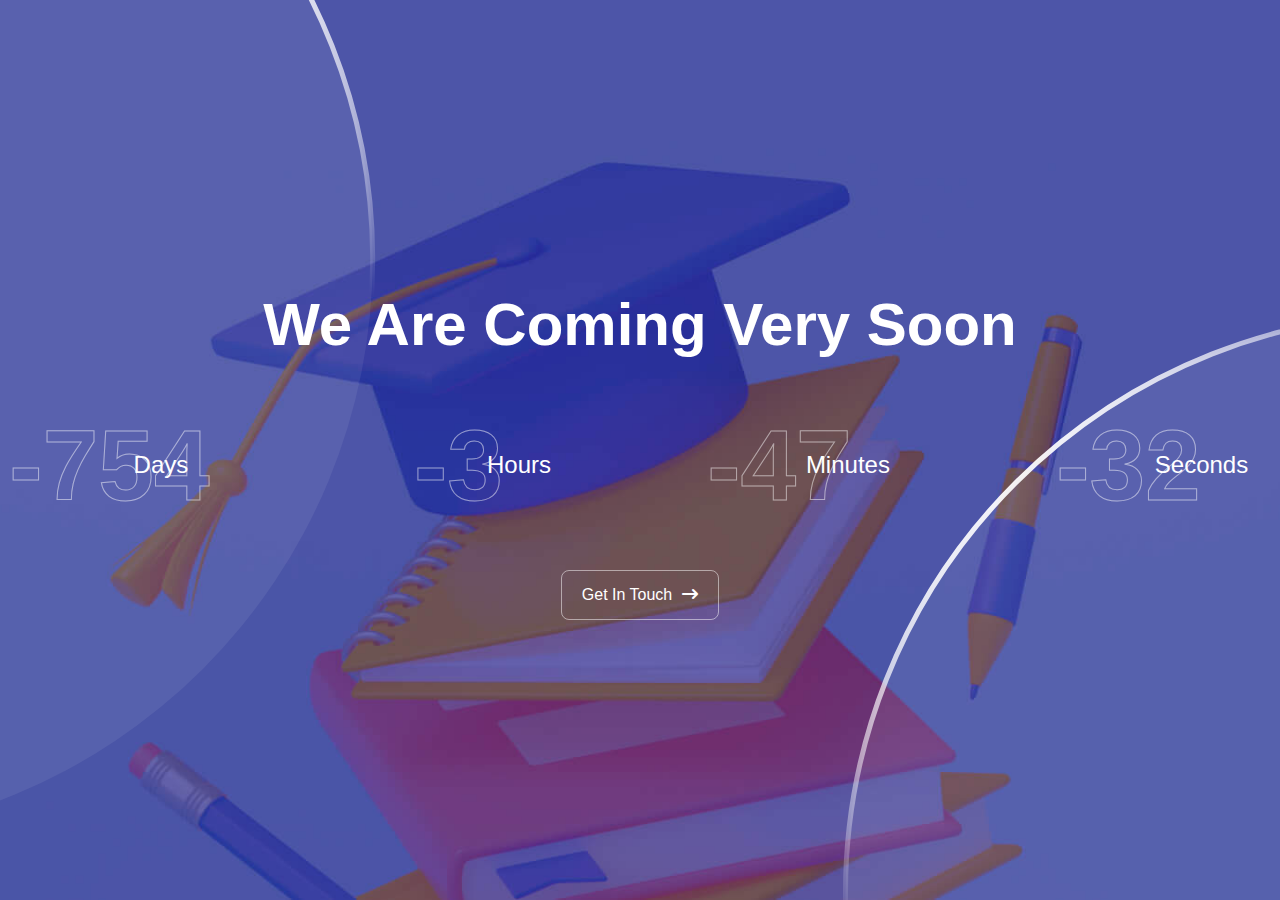
<file: coming-soon.html>
<!DOCTYPE html>
<html lang="en">

<head>
    <meta charset="UTF-8">
    <meta name="viewport" content="width=device-width, initial-scale=1.0">
    <title>Edutics</title>
    <link rel="shortcut icon" href="favicon.svg" type="image/x-icon">

    <!-- plugins & libraries css -->
    <link rel="stylesheet" href="assets/vendor/swiper/swiper-bundle.min.css">
    <link rel="stylesheet" href="assets/vendor/font-awesome/all.min.css">

    <!-- tailwind css -->
    <link rel="stylesheet" href="src/output.css">

    <!-- custom css -->
    <link rel="stylesheet" href="assets/css/style.css">
</head>

<body>
    <section class="h-[100vh] overflow-y-auto overflow-x-hidden py-[30px] relative z-[1] bg-[url('../assets/img/coming-soon-bg.jpg')] bg-no-repeat bg-cover bg-center flex items-center justify-center">
        <div class="mx-[19.71%] xxxl:mx-[14.71%] xxl:mx-[9.71%] xl:mx-[5.71%] md:mx-[12px]">
            <div class="text-center">
                <h1 class="font-bold text-white text-[clamp(30px,5vw,60px)]">We Are Coming Very Soon</h1>

                <!-- counter -->
                <div class="ed-countdown mt-[20px] mb-[30px] flex gap-[10.5vw] lg:flex-wrap xxs:flex-col justify-center gap-y-[10px] md:w-full *:relative font-normal text-white text-[24px] text-center">
                    <div>
                        <span class="number font-semibold text-[clamp(60px,8vw,100px)] pr-[70px] days block"></span>
                        <span class="absolute top-[50%] -translate-y-[50%] left-[46%]">Days</span>
                    </div>

                    <div>
                        <span class="number font-semibold text-[clamp(60px,8vw,100px)] pr-[70px] hours block"></span>
                        <span class="absolute top-[50%] -translate-y-[50%] left-[46%]">Hours</span>
                    </div>

                    <div>
                        <span class="number font-semibold text-[clamp(60px,8vw,100px)] pr-[70px] minutes block"></span>
                        <span class="absolute top-[50%] -translate-y-[50%] left-[46%]">Minutes</span>
                    </div>

                    <div>
                        <span class="number font-semibold text-[clamp(60px,8vw,100px)] pr-[70px] seconds block"></span>
                        <span class="absolute top-[50%] -translate-y-[50%] left-[46%]">Seconds</span>
                    </div>
                </div>

                <a href="contact.html" class="ed-btn gap-[10px] !bg-transparent !rounded-[8px] border border-white/50 !capitalize hover:!bg-white hover:!text-edblue">Get in Touch <span><i class="fa-solid fa-arrow-right-long"></i></span></a>
            </div>
        </div>

        <!-- vector -->
        <div>
            <img src="assets/img/coming-soon-vector-1.svg" alt="vector" class="absolute -z-[1] top-0 left-0">
            <img src="assets/img/coming-soon-vector-2.svg" alt="vector" class="absolute -z-[1] bottom-0 right-0">
        </div>
    </section>

    <!-- js -->
    <script src="assets/vendor/swiper/swiper-bundle.min.js"></script>
    <script src="assets/vendor/fslightbox/fslightbox.js"></script>

    <script src="assets/js/main.js"></script>
    <script src="assets/js/accordion.js"></script>
    <script src="assets/js/progress-bar.js"></script>
    <script src="assets/js/countdown.js"></script>
</body>

</html>
</file>
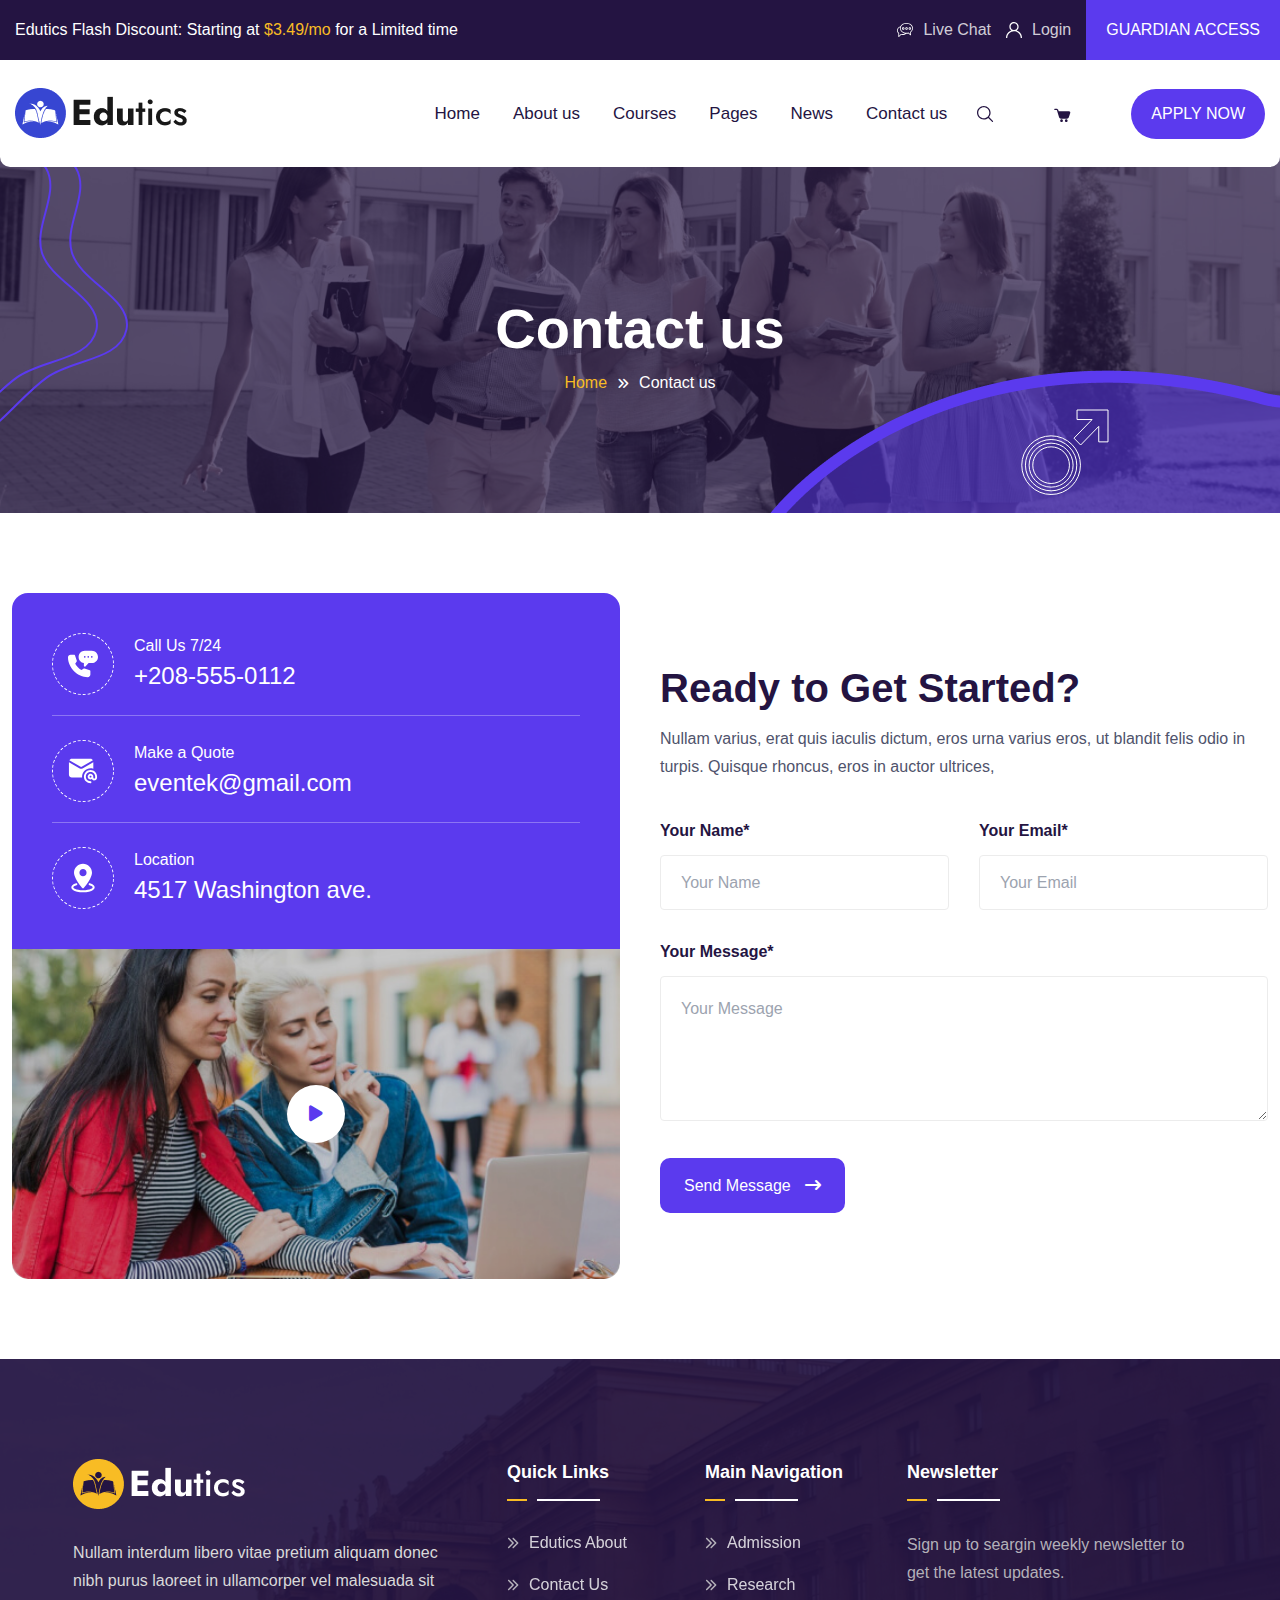
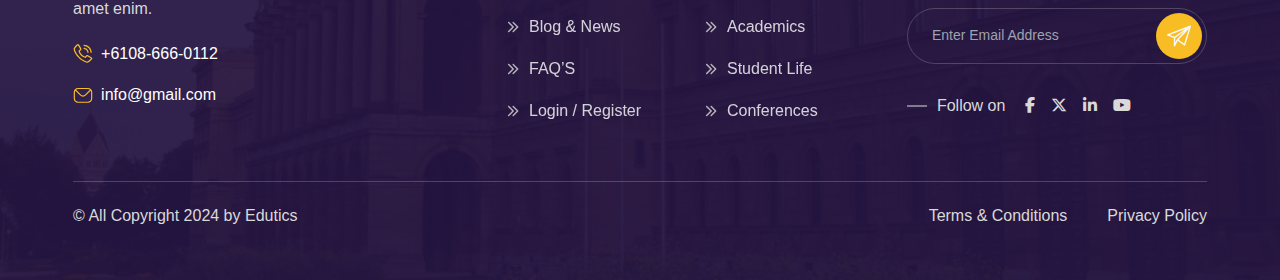
<file: contact.html>
<!DOCTYPE html>
<html lang="en">

<head>
    <meta charset="UTF-8">
    <meta name="viewport" content="width=device-width, initial-scale=1.0">
    <title>Edutics</title>
    <link rel="shortcut icon" href="favicon.svg" type="image/x-icon">

    <!-- plugins & libraries css -->
    <link rel="stylesheet" href="assets/vendor/swiper/swiper-bundle.min.css">
    <link rel="stylesheet" href="assets/vendor/font-awesome/all.min.css">

    <!-- tailwind css -->
    <link rel="stylesheet" href="src/output.css">

    <!-- custom css -->
    <link rel="stylesheet" href="assets/css/style.css">
</head>

<body>
    <div class="ed-overlay group">
        <div class="fixed inset-0 z-[100] group-[.active]:bg-edblue/80 duration-[400ms] pointer-events-none group-[.active]:pointer-events-auto"></div>
    </div>

    <!-- cart -->
    <div class="ed-cart-bar group">
        <div class="w-[420px] max-w-full fixed z-[100] right-0 top-0 h-full bg-white flex flex-col translate-x-[100%] duration-[400ms] group-[.active]:translate-x-0">
            <!-- heading -->
            <div class="flex items-center justify-between px-[25px] border-b border-edgray/20 pb-[23px] pt-[22px]">
                <h5 class="text-[20px]">My Cart List</h5>
                <h6>(03 Items)</h6>
            </div>

            <!-- cart items -->
            <div>
                <!-- single cart item -->
                <div class="flex items-center gap-[20px] py-[30px] px-[25px] border-b border-edgray/20">
                    <img src="assets/img/cart-item-1.jpg" alt="Cart Item Image" class="rounded-[10px] shrink-0">
                    <div class="grow">
                        <h6 class="font-medium text-[18px] text-edblue"><a href="course-details.html" class="hover:text-edpurple">Web Development</a></h6>
                        <h6 class="font-medium text-edgray">$15.00</h6>
                    </div>
                    <button class="text-[20px] text-edgray shrink-0 hover:text-edpurple">x</button>
                </div>

                <!-- single cart item -->
                <div class="flex items-center gap-[20px] py-[30px] px-[25px] border-b border-edgray/20">
                    <img src="assets/img/cart-item-2.jpg" alt="Cart Item Image" class="rounded-[10px] shrink-0">
                    <div class="grow">
                        <h6 class="font-medium text-[18px] text-edblue"><a href="course-details.html" class="hover:text-edpurple">Digital Marketing</a></h6>
                        <h6 class="font-medium text-edgray">$15.00</h6>
                    </div>
                    <button class="text-[20px] text-edgray shrink-0 hover:text-edpurple">x</button>
                </div>

                <!-- single cart item -->
                <div class="flex items-center gap-[20px] py-[30px] px-[25px] border-b border-edgray/20">
                    <img src="assets/img/cart-item-3.jpg" alt="Cart Item Image" class="rounded-[10px] shrink-0">
                    <div class="grow">
                        <h6 class="font-medium text-[18px] text-edblue"><a href="course-details.html" class="hover:text-edpurple">WordPress Development</a></h6>
                        <h6 class="font-medium text-edgray">$15.00</h6>
                    </div>
                    <button class="text-[20px] text-edgray shrink-0 hover:text-edpurple">x</button>
                </div>
            </div>

            <!-- cart bottom -->
            <div class="mt-auto px-[25px] mb-[30px]">
                <div class="flex items-center justify-between font-medium text-[18px] text-edblue mb-[33px]">
                    <span>Total</span>
                    <span>$999</span>
                </div>
                <div class="space-y-[15px]">
                    <a href="#" class="ed-btn w-full !rounded-[10px] !bg-transparent border border-edblue !text-edblue hover:!bg-edblue hover:!text-white">Proceed to checkout</a>
                    <a href="#" class="ed-btn w-full !rounded-[10px]">Proceed to checkout</a>
                </div>
            </div>
        </div>
    </div>

    <!-- search -->
    <div class="ed-search group">
        <form action="#" class="bg-white fixed z-[100] top-[50%] left-[50%] -translate-x-[50%] -translate-y-[50%] h-[100px] md:h-[70px] xxs:h-[50px] w-[1224px] max-w-[95%] flex gap-[10px] rounded-full overflow-hidden px-[40px] xxs:px-[20px] pointer-events-none opacity-0 group-[.active]:pointer-events-auto group-[.active]:opacity-100 duration-[400ms]">
            <input type="search" name="ed-search" placeholder="Search Here..." class="bg-transparent w-full focus:outline-none">
            <button class="text-[25px] md:text-[22px] xxs:text-[20px]"><i class="fa-solid fa-magnifying-glass"></i></button>
        </form>
    </div>

    <!-- sidebar -->
    <div class="ed-sidebar">
        <div class="translate-x-[100%] transition-transform ease-linear duration-300 fixed right-0 w-full max-w-[25%] xl:max-w-[30%] lg:max-w-[40%] md:max-w-[50%] sm:max-w-[60%] xxs:max-w-full bg-white h-full z-[100] overflow-auto">
            <!-- heading -->
            <div class="ed-sidebar-heading p-[20px] lg:p-[20px] border-b border-edgray/20">
                <div class="logo flex justify-between items-center">
                    <a href="index.html"><img src="assets/img/logo.png" alt="logo"></a>

                    <button type="button" class="ed-sidebar-close-btn border border-edgray/20 w-[45px] aspect-square shrink-0 text-black text-[22px] rounded-full hover:text-edpurple"><i class="fa-solid fa-xmark"></i></button>
                </div>
            </div>

            <!-- mobile menu -->
            <div class="ed-header-nav-in-mobile"></div>
        </div>
    </div>


    <!-- HEADER SECTION START -->
    <header class="absolute z-[99] top-0 inset-x-[100px] xxl:inset-x-[30px] xl:inset-x-0 bg-white rounded-bl-[10px] rounded-br-[10px]">
        <!-- top header -->
        <div class="bg-edblue flex items-center justify-between lg:justify-center lg:gap-x-[20px]">
            <!-- contacts -->
            <div class="flex items-center gap-x-[32px] xl:gap-x-[15px] gap-y-[6px] py-[18px] pl-[30px] xl:pl-[10px] lg:pl-0 lg:order-2 sm:pt-0 sm:pb-[10px] xl:hidden">
                <!-- single contact -->
                <a href="mailto:info@example.com" class="flex items-center gap-x-[10px] font-light text-white/80">
                    <span class="icon shrink-0 xl:hidden">
                        <img src="assets/img/icon/mail.svg" alt="icon">
                    </span>
                    <span>info@example.com</span>
                </a>
                <!-- single contact -->
                <a href="tel:+20866660112" class="flex items-center gap-x-[10px] font-light text-white/80">
                    <span class="icon shrink-0 xl:hidden">
                        <img src="assets/img/icon/phone.svg" alt="icon">
                    </span>
                    <span>+208-6666-0112</span>
                </a>
            </div>

            <!-- notice -->
            <p class="font-medium text-white text-[16px] xxs:text-[14px] xl:pl-[15px] lg:order-1 lg:w-full lg:my-[10px] text-center lg:text-left sm:text-center">Edutics Flash Discount: Starting at <span class="text-edyellow">$3.49/mo</span> for a Limited time</p>

            <!-- actions -->
            <div class="shrink-0 flex items-center gap-x-[30px] xl:gap-x-[15px] text-white lg:order-3 sm:hidden">
                <div class="flex gap-x-[30px] xl:gap-x-[15px]">
                    <a href="#" class="flex items-center gap-x-[10px] font-light text-white/80"><span class="icon shrink-0"><img src="assets/img/icon/chat.svg" alt="icon"></span> Live Chat</a>
                    <a href="#" class="flex items-center gap-x-[10px] font-light text-white/80"><span class="icon shrink-0"><img src="assets/img/icon/avatar.svg" alt="icon"></span> Login</a>
                </div>
                <a href="#" class="ed-btn !h-[60px] !rounded-none sm:!px-[15px]">Guardian Access</a>
            </div>
        </div>

        <!-- bottom header -->
        <div class="px-[30px] xxl:px-[15px] lg:px-[20px] py-[28px] lg:py-[18px] flex justify-between to-be-fixed">
            <div class="logo xxs:max-w-[40%]"><a href="index.html"><img src="assets/img/logo.png" alt="logo" class="logo"></a></div>

            <div class="flex lg:items-center lg:gap-[60px] xxs:gap-[30px]">
                <div class="flex items-center gap-[100px] xl:gap-[30px] lg:gap-y-0">
                    <!-- nav -->
                    <div class="ed-header-nav-container">
                        <ul class="to-go-to-sidebar-in-mobile ed-header-nav flex lg:flex-col gap-x-[43px] xl:gap-x-[33px] font-kanit text-[17px] font-normal">
                            <li class="has-sub-menu relative">
                                <a role="button">Home</a>

                                <ul class="ed-header-submenu">
                                    <li><a href="index.html">Home</a></li>
                                    <li><a href="index-2.html">Home 02</a></li>
                                </ul>
                            </li>
                            <li><a href="about.html">About us</a></li>
                            <li class="has-sub-menu relative">
                                <a role="button">Courses</a>

                                <ul class="ed-header-submenu">
                                    <li><a href="course-grid.html">Courses Grid</a></li>
                                    <li><a href="course-filter.html">Courses Filter</a></li>
                                    <li><a href="course-details.html">Course Details</a></li>
                                </ul>
                            </li>
                            <li class="has-sub-menu relative">
                                <a role="button">Pages</a>

                                <ul class="ed-header-submenu">
                                    <li><a href="teachers.html">Teachers</a></li>
                                    <li><a href="teacher-details.html">Teacher Details</a></li>
                                    <li><a href="events.html">Events</a></li>
                                    <li><a href="events-2.html">Events V.2</a></li>
                                    <li><a href="event-details.html">Event Details</a></li>
                                    <li><a href="gallery.html">Gallery</a></li>
                                    <li><a href="faq.html">FAQ</a></li>
                                    <li><a href="coming-soon.html">Coming Soon Page</a></li>
                                    <li><a href="404.html">Error 404</a></li>
                                </ul>
                            </li>
                            <li class="has-sub-menu relative">
                                <a role="button">News</a>

                                <ul class="ed-header-submenu">
                                    <li><a href="news-grid.html">News Grid</a></li>
                                    <li><a href="news-list.html">News List</a></li>
                                    <li><a href="news-details.html">News Details</a></li>
                                </ul>
                            </li>
                            <li><a href="contact.html">Contact us</a></li>
                        </ul>
                    </div>

                    <!-- right actions -->
                    <div class="flex items-center gap-x-[60px] xxs:gap-[30px]">
                        <button class="ed-search-opener-btn group">
                            <svg width="17" height="17" viewBox="0 0 17 17" fill="none" xmlns="http://www.w3.org/2000/svg">
                                <g>
                                    <path d="M15.962 15.9063L12.0216 12.0025C13.0011 10.8356 13.5911 9.33716 13.5911 7.70448C13.5911 3.992 10.5427 0.97168 6.79561 0.97168C3.04849 0.97168 0 3.992 0 7.70448C0 11.4167 3.04849 14.4368 6.79561 14.4368C8.44348 14.4368 9.95601 13.8523 11.1338 12.8819L15.0743 16.7858C15.1968 16.9072 15.3575 16.9679 15.5181 16.9679C15.6788 16.9679 15.8395 16.9072 15.9621 16.7858C16.2072 16.5429 16.2072 16.1491 15.962 15.9063ZM1.25549 7.70448C1.25549 4.67786 3.74076 2.21553 6.79561 2.21553C9.85038 2.21553 12.3356 4.67786 12.3356 7.70448C12.3356 10.7309 9.85038 13.1929 6.79561 13.1929C3.74076 13.1929 1.25549 10.7309 1.25549 7.70448Z" class="fill-edblue group-hover:fill-edpurple" />
                                </g>
                            </svg>
                        </button>
                        <button class="ed-cart-opener-btn group">
                            <svg width="17" height="17" viewBox="0 0 17 17" fill="none" xmlns="http://www.w3.org/2000/svg">
                                <g>
                                    <path d="M12.9894 13.6354H6.93871C6.06616 13.6354 5.2925 13.0682 5.05637 12.2557L3.01122 5.38995C2.93856 5.14134 2.69705 4.97072 2.42122 4.97072H0.818742C0.446713 4.97072 0.145996 4.67212 0.145996 4.30421C0.145996 3.93629 0.446713 3.6377 0.818742 3.6377H2.42122C3.29377 3.6377 4.06676 4.2049 4.30289 5.01737L4.68568 6.30374H14.9753C15.3951 6.30374 15.7934 6.50169 16.0403 6.83361C16.2852 7.16287 16.3558 7.57477 16.234 7.96402L14.8462 12.3283C14.5744 13.1161 13.8296 13.6354 12.9894 13.6354Z" class="fill-edblue group-hover:fill-edpurple" />
                                    <path d="M7.54617 16.9687C6.80414 16.9687 6.20068 16.3707 6.20068 15.6353C6.20068 14.9 6.80414 14.302 7.54617 14.302C8.28821 14.302 8.89167 14.9 8.89167 15.6353C8.89167 16.3707 8.28821 16.9687 7.54617 16.9687Z" class="fill-edblue group-hover:fill-edpurple" />
                                    <path d="M12.2556 16.9687C11.5136 16.9687 10.9102 16.3707 10.9102 15.6353C10.9102 14.9 11.5136 14.302 12.2556 14.302C12.9977 14.302 13.6011 14.9 13.6011 15.6353C13.6011 16.3707 12.9977 16.9687 12.2556 16.9687Z" class="fill-edblue group-hover:fill-edpurple" />
                                </g>
                            </svg>
                        </button>
                        <a href="#" class="ed-btn to-go-to-sidebar-in-mobile lg:m-[20px]">apply now</a>
                    </div>
                </div>

                <!-- mobile menu button -->
                <button type="button" class="ed-mobile-menu-open-btn hidden lg:inline-block text-edblue text-[18px]"><i class="fa-solid fa-bars"></i></button>
            </div>
        </div>
    </header>
    <!-- HEADER SECTION END -->


    <main>
        <!-- BREADCRUMB SECTION START -->
        <section class="pt-[327px] xl:pt-[287px] lg:pt-[237px] sm:pt-[200px] xxs:pt-[180px] pb-[158px] xl:pb-[118px] lg:pb-[98px] sm:pb-[68px] xs:pb-[48px] text-center bg-[url('../assets/img/breadcrumb-bg.jpg')] bg-no-repeat bg-cover bg-center relative z-[1] overflow-hidden before:absolute before:-z-[1] before:inset-0 before:bg-edblue/70 before:pointer-events-none">
            <div class="mx-[19.71%] xxxl:mx-[14.71%] xxl:mx-[9.71%] xl:mx-[5.71%] md:mx-[12px]">
                <h1 class="font-semibold text-[clamp(35px,6vw,56px)] text-white">Contact us</h1>
                <ul class="flex items-center justify-center gap-[10px] text-white">
                    <li><a href="index.html" class="text-edyellow">Home</a></li>
                    <li><span class="text-[12px]"><i class="fa-solid fa-angle-double-right"></i></span></li>
                    <li>Contact us</li>
                </ul>
            </div>

            <div class="vectors">
                <img src="assets/img/breadcrumb-vector-1.svg" alt="vector" class="absolute -z-[1] pointer-events-none bottom-[34px] left-0 xl:left-auto xl:right-[90%]">
                <img src="assets/img/breadcrumb-vector-2.svg" alt="vector" class="absolute -z-[1] pointer-events-none bottom-0 right-0 xl:right-auto xl:left-[60%]">
            </div>
        </section>
        <!-- BREADCRUMB SECTION END -->


        <!-- CONTACT SECTION START -->
        <section class="py-[120px] xl:py-[80px] md:py-[60px]">
            <div class="container mx-auto max-w-[1200px] px-[12px] xl:max-w-full">
                <div class="grid grid-cols-2 md:grid-cols-1 gap-[60px] xl:gap-[40px] items-center">
                    <!-- left side contact infos -->
                    <div class="rounded-[16px] overflow-hidden">
                        <div class="bg-edpurple p-[40px] sm:p-[30px] xxs:p-[20px] space-y-[24px] text-[16px]">
                            <!-- single contact info -->
                            <div class="flex flex-wrap xxs:flex-col items-center xxs:items-start gap-[20px] gap-y-[10px] pb-[20px] text-white border-b border-white/30 last:border-0 last:pb-0">
                                <span class="icon shrink-0 border border-dashed border-white rounded-full h-[62px] w-[62px] flex items-center justify-center">
                                    <img src="assets/img/icon/call-msg.svg" alt="icon">
                                </span>

                                <div class="txt">
                                    <span class="font-normal">Call Us 7/24</span>
                                    <h4 class="font-medium text-[24px] xxs:text-[22px]"><a href="tel:+208-555-0112">+208-555-0112</a></h4>
                                </div>
                            </div>

                            <!-- single contact info -->
                            <div class="flex flex-wrap xxs:flex-col items-center xxs:items-start gap-[20px] gap-y-[10px] pb-[20px] text-white border-b border-white/30 last:border-0 last:pb-0">
                                <span class="icon shrink-0 border border-dashed border-white rounded-full h-[62px] w-[62px] flex items-center justify-center">
                                    <img src="assets/img/icon/mail-at.svg" alt="icon">
                                </span>

                                <div class="txt">
                                    <span class="font-normal">Make a Quote</span>
                                    <h4 class="font-medium text-[24px] xxs:text-[22px]"><a href="mailto:eventek@gmail.com">eventek@gmail.com</a></h4>
                                </div>
                            </div>

                            <!-- single contact info -->
                            <div class="flex flex-wrap xxs:flex-col items-center xxs:items-start gap-[20px] gap-y-[10px] pb-[20px] text-white border-b border-white/30 last:border-0 last:pb-0">
                                <span class="icon shrink-0 border border-dashed border-white rounded-full h-[62px] w-[62px] flex items-center justify-center">
                                    <img src="assets/img/icon/location-dot-circle.svg" alt="icon">
                                </span>

                                <div class="txt">
                                    <span class="font-normal">Location</span>
                                    <h4 class="font-medium text-[24px] xxs:text-[22px]">4517 Washington ave.</h4>
                                </div>
                            </div>
                        </div>

                        <!-- video cover -->
                        <div class="relative">
                            <img src="assets/img/contact-video-cover.jpg" alt="video cover" class="w-full brightness-[80%]">
                            <a href="https://youtu.be/5ppDzM8m9lI?si=zml3HbV176DBsZlg" data-fslightbox class="video-btn-shadow w-[58px] aspect-square rounded-full bg-white text-[18px] text-edpurple flex items-center justify-center absolute top-[50%] left-[50%] -translate-y-[50%] -translate-x-[50%]">
                                <i class="fa-solid fa-play"></i>
                            </a>
                        </div>
                    </div>

                    <!-- right side contact form -->
                    <div>
                        <h2 class="text-[40px] md:text-[35px] sm:text-[30px] xxs:text-[28px] font-semibold text-edblue mb-[7px]">Ready to Get Started?</h2>
                        <p class="text-edgray font-normal text-[16px] mb-[38px]">Nullam varius, erat quis iaculis dictum, eros urna varius eros, ut blandit felis odio in turpis. Quisque rhoncus, eros in auctor ultrices,</p>

                        <form action="#" class="grid grid-cols-2 xxs:grid-cols-1 gap-[30px] xs:gap-[20px] text-[16px]">
                            <div>
                                <label for="ed-contact-name" class="font-lato font-semibold text-edblue block mb-[12px]">Your Name*</label>
                                <input type="text" name="name" id="ed-contact-name" placeholder="Your Name" class="border border-[#ECECEC] h-[55px] px-[20px] xs:px-[15px] rounded-[4px] w-full focus:outline-none">
                            </div>
                            <div>
                                <label for="ed-contact-email" class="font-lato font-semibold text-edblue block mb-[12px]">Your Email*</label>
                                <input type="email" name="email" id="ed-contact-email" placeholder="Your Email" class="border border-[#ECECEC] h-[55px] px-[20px] xs:px-[15px] rounded-[4px] w-full focus:outline-none">
                            </div>
                            <div class="col-span-2 xxs:col-span-1">
                                <label for="ed-contact-message" class="font-lato font-semibold text-edblue block mb-[12px]">Your Message*</label>
                                <textarea name="message" id="ed-contact-message" placeholder="Your Message" class="border border-[#ECECEC] h-[145px] p-[20px] rounded-[4px] w-full focus:outline-none"></textarea>
                            </div>
                            <div>
                                <button type="submit" class="bg-edpurple h-[55px] px-[24px] rounded-[10px] text-[16px] font-medium text-white hover:bg-edblue">Send Message <span class="icon pl-[10px]"><i class="fa-solid fa-arrow-right-long"></i></span></button>
                            </div>
                        </form>
                    </div>
                </div>
            </div>
        </section>
        <!-- CONTACT SECTION END -->
    </main>

    <!-- FOOTER SECTION START -->
    <footer class="bg-edblue relative z-[1] before:absolute before:inset-0 before:-z-[1] before:bg-[url('../assets/img/footer-bg.jpg')] before:opacity-[7%] before:bg-no-repeat before:bg-cover before:bg-center text-white">
        <div class="mx-[19.71%] xxxl:mx-[14.71%] xxl:mx-[9.71%] xl:mx-[5.71%] md:mx-[12px]">
            <!-- footer top -->
            <div class="flex flex-wrap justify-between gap-[35px] pt-[100px] pb-[58px] border-b border-white/20">
                <!-- footer about -->
                <div class="max-w-[370px] xxs:max-w-full">
                    <a href="index.html" class="inline-block mb-[23px]"><img src="assets/img/logo-light.png" alt="logo"></a>
                    <p class="text-[#D9D9D9] mb-[19px]">Nullam interdum libero vitae pretium aliquam donec nibh purus laoreet in ullamcorper vel malesuada sit amet enim.</p>

                    <ul class="space-y-[17px]">
                        <li class="flex items-center gap-[8px]">
                            <span class="icon"><img src="assets/img/call-icon-yellow.svg" alt="icon"></span>
                            <a href="tel:+6108-666-0112" class="hover:text-edyellow">+6108-666-0112</a>
                        </li>

                        <li class="flex items-center gap-[8px]">
                            <span class="icon"><img src="assets/img/message-yellow.svg" alt="icon"></span>
                            <a href="mailto:info@gmail.com" class="hover:text-edyellow">info@gmail.com</a>
                        </li>
                    </ul>
                </div>

                <!-- footer widget -->
                <div>
                    <h6 class="font-semibold text-[18px] pb-[15px] mb-[30px] relative before:absolute before:bottom-0 before:left-0 before:h-[1.5px] before:w-[20px] before:bg-edyellow after:absolute after:bottom-0 after:left-[30px] after:h-[1.5px] after:w-[63px] after:bg-white">Quick Links</h6>

                    <div class="space-y-[18px]">
                        <a href="#" class="flex items-center gap-[10px] opacity-80 hover:text-edyellow"><span class="icon"><img src="assets/img/double-arrow.svg" alt="icon"></span> Edutics About</a>
                        <a href="#" class="flex items-center gap-[10px] opacity-80 hover:text-edyellow"><span class="icon"><img src="assets/img/double-arrow.svg" alt="icon"></span> Contact Us</a>
                        <a href="#" class="flex items-center gap-[10px] opacity-80 hover:text-edyellow"><span class="icon"><img src="assets/img/double-arrow.svg" alt="icon"></span> Blog & News</a>
                        <a href="#" class="flex items-center gap-[10px] opacity-80 hover:text-edyellow"><span class="icon"><img src="assets/img/double-arrow.svg" alt="icon"></span> FAQ’S</a>
                        <a href="#" class="flex items-center gap-[10px] opacity-80 hover:text-edyellow"><span class="icon"><img src="assets/img/double-arrow.svg" alt="icon"></span> Login / Register</a>
                    </div>
                </div>

                <!-- footer widget -->
                <div>
                    <h6 class="font-semibold text-[18px] pb-[15px] mb-[30px] relative before:absolute before:bottom-0 before:left-0 before:h-[1.5px] before:w-[20px] before:bg-edyellow after:absolute after:bottom-0 after:left-[30px] after:h-[1.5px] after:w-[63px] after:bg-white">Main Navigation</h6>

                    <div class="space-y-[18px]">
                        <a href="#" class="flex items-center gap-[10px] opacity-80 hover:text-edyellow"><span class="icon"><img src="assets/img/double-arrow.svg" alt="icon"></span> Admission</a>
                        <a href="#" class="flex items-center gap-[10px] opacity-80 hover:text-edyellow"><span class="icon"><img src="assets/img/double-arrow.svg" alt="icon"></span> Research</a>
                        <a href="#" class="flex items-center gap-[10px] opacity-80 hover:text-edyellow"><span class="icon"><img src="assets/img/double-arrow.svg" alt="icon"></span> Academics</a>
                        <a href="#" class="flex items-center gap-[10px] opacity-80 hover:text-edyellow"><span class="icon"><img src="assets/img/double-arrow.svg" alt="icon"></span> Student Life</a>
                        <a href="#" class="flex items-center gap-[10px] opacity-80 hover:text-edyellow"><span class="icon"><img src="assets/img/double-arrow.svg" alt="icon"></span> Conferences</a>
                    </div>
                </div>

                <!-- footer widget -->
                <div class="max-w-[300px]">
                    <h6 class="font-semibold text-[18px] pb-[15px] mb-[30px] relative before:absolute before:bottom-0 before:left-0 before:h-[1.5px] before:w-[20px] before:bg-edyellow after:absolute after:bottom-0 after:left-[30px] after:h-[1.5px] after:w-[63px] after:bg-white">Newsletter</h6>

                    <div>
                        <p class="text-[#d9d9d9]/80 mb-[21px]">Sign up to seargin weekly newsletter to get the latest updates.</p>

                        <!-- newsltr form -->
                        <form class="border border-white/20 rounded-full flex h-[56px] p-[4px]">
                            <input type="email" name="email" placeholder="Enter Email Address" class="text-[14px] bg-transparent w-full rounded-full focus:outline-none px-[20px]">
                            <button class="bg-edyellow rounded-full aspect-square flex items-center justify-center hover:bg-edpurple"><img src="assets/img/icon/submit-icon.svg" alt="icon"></button>
                        </form>

                        <!-- social links -->
                        <div class="flex gap-[20px] mt-[30px]">
                            <span class="pl-[30px] font-medium text-[#d9d9d9] relative before:absolute before:left-0 before:top-[50%] before:-translate-y-[50%] before:h-[1px] before:w-[20px] before:bg-[#d9d9d9]">Follow on</span>
                            <span class="inline-flex gap-[16px] text-[#d9d9d9]">
                                <a href="#" class="hover:text-edyellow"><i class="fa-brands fa-facebook-f"></i></a>
                                <a href="#" class="hover:text-edyellow"><i class="fa-brands fa-x-twitter"></i></a>
                                <a href="#" class="hover:text-edyellow"><i class="fa-brands fa-linkedin-in"></i></a>
                                <a href="#" class="hover:text-edyellow"><i class="fa-brands fa-youtube"></i></a>
                            </span>
                        </div>
                    </div>
                </div>
            </div>

            <!-- footer bottom -->
            <div class="flex flex-wrap items-center justify-between gap-[15px] pt-[20px] pb-[50px] text-[#d9d9d9]">
                <p>&copy; All Copyright 2024 by Edutics</p>

                <div class="flex flex-wrap gap-[40px] xxs:gap-[15px]">
                    <a href="#" class="hover:text-edyellow">Terms & Conditions</a>
                    <a href="#" class="hover:text-edyellow">Privacy Policy</a>
                </div>
            </div>
        </div>
    </footer>
    <!-- FOOTER SECTION END -->


    <!-- js -->
    <script src="assets/vendor/swiper/swiper-bundle.min.js"></script>
    <script src="assets/vendor/fslightbox/fslightbox.js"></script>

    <script src="assets/js/main.js"></script>
</body>

</html>
</file>
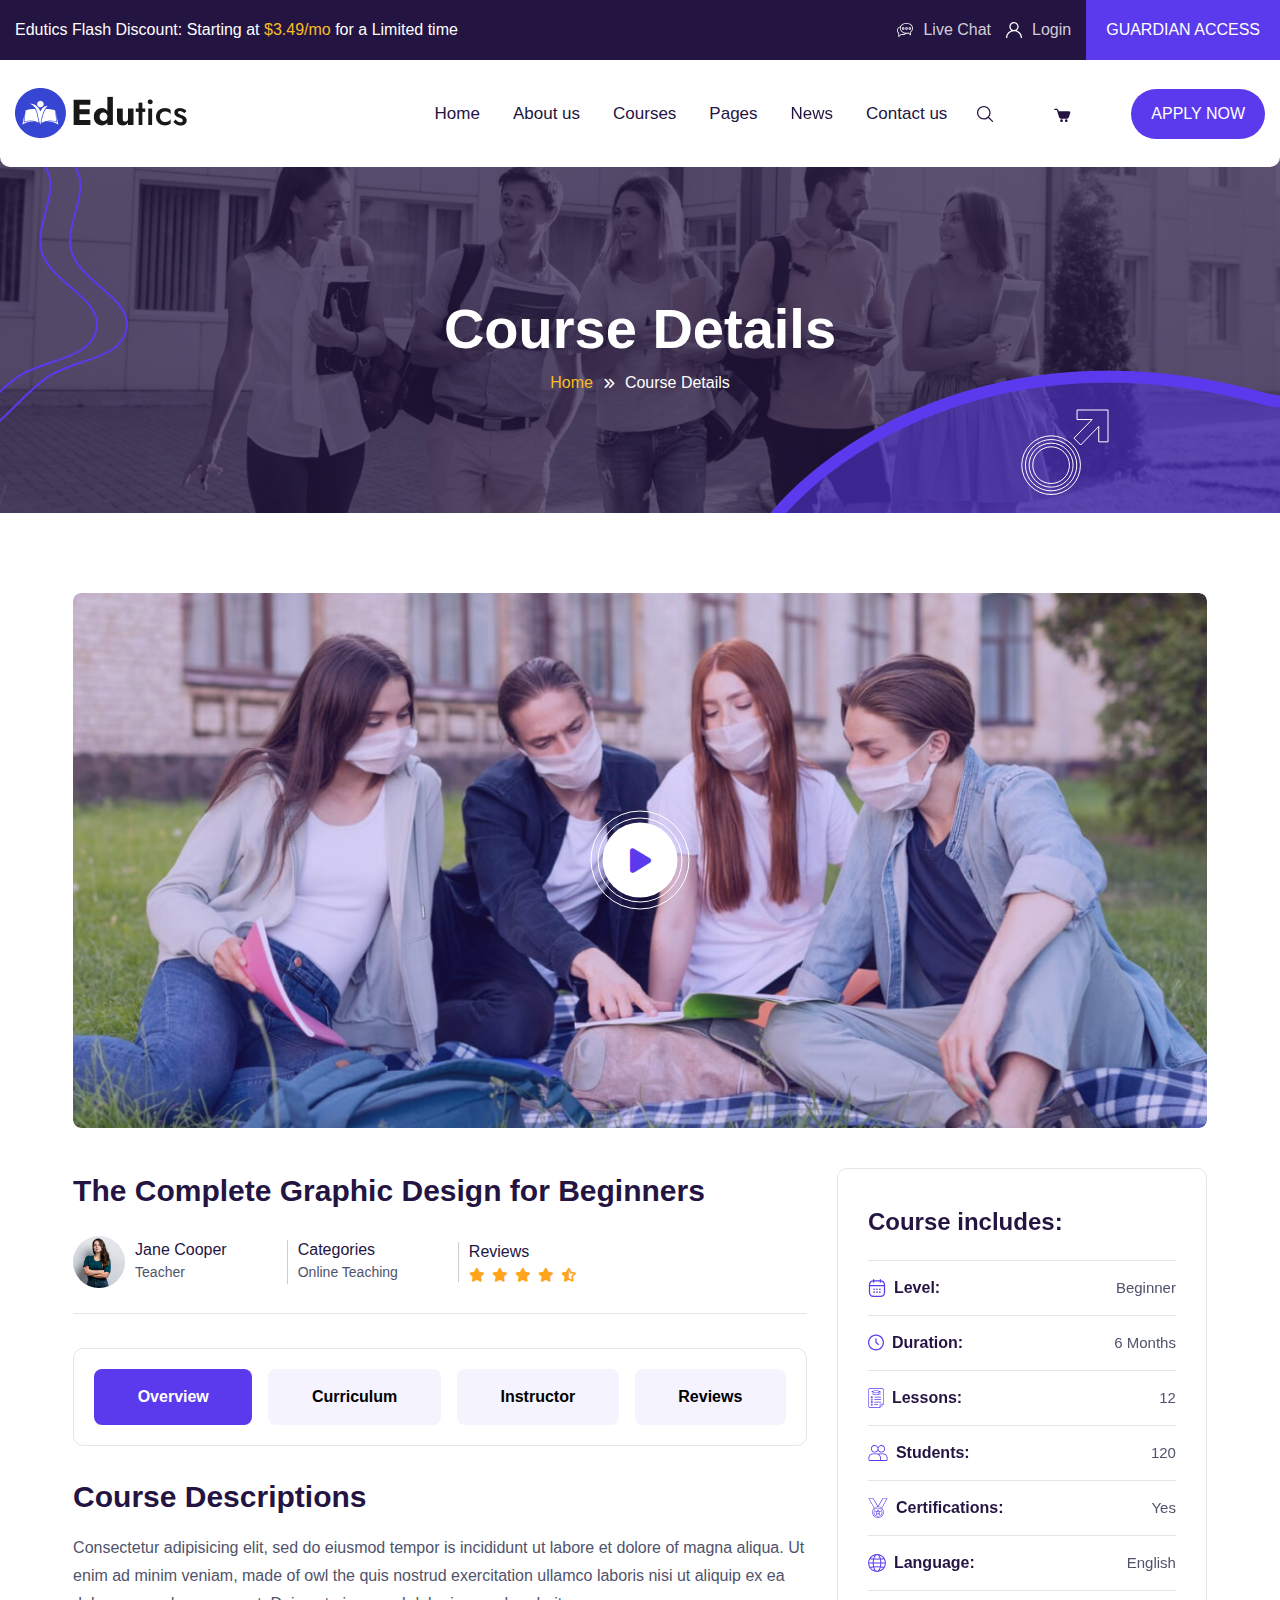
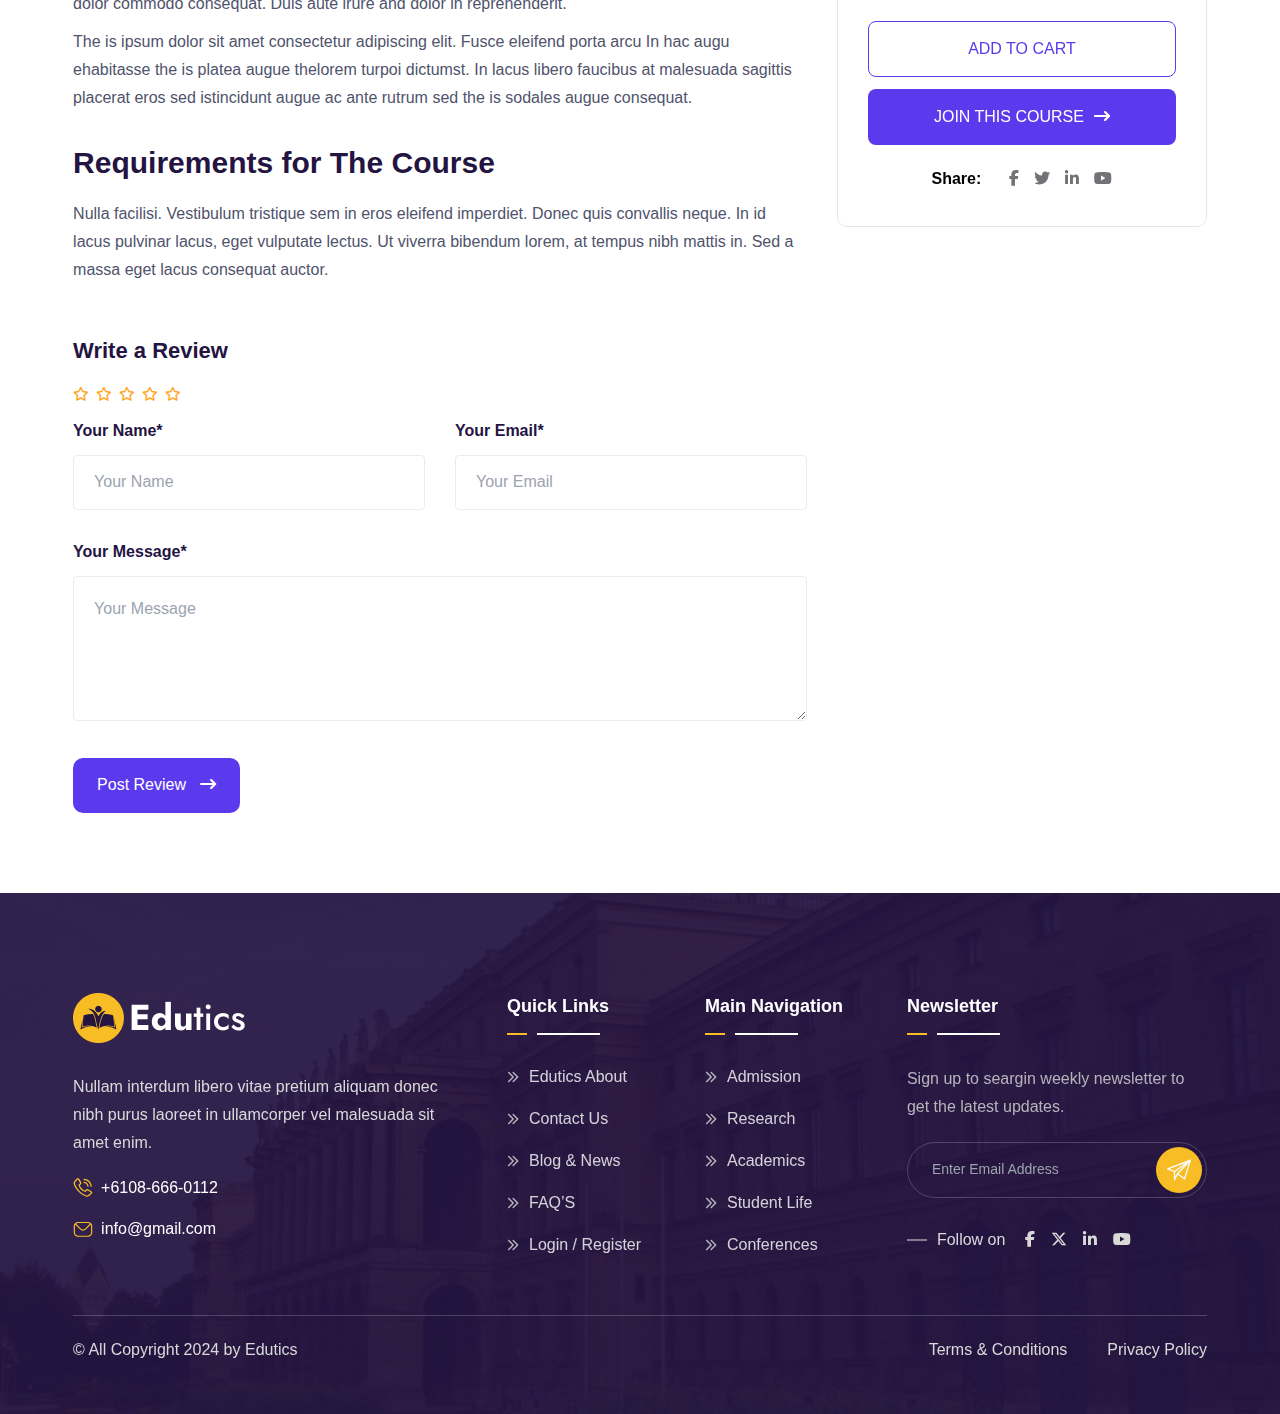
<file: course-details.html>
<!DOCTYPE html>
<html lang="en">

<head>
    <meta charset="UTF-8">
    <meta name="viewport" content="width=device-width, initial-scale=1.0">
    <title>Edutics</title>
    <link rel="shortcut icon" href="favicon.svg" type="image/x-icon">

    <!-- plugins & libraries css -->
    <link rel="stylesheet" href="assets/vendor/swiper/swiper-bundle.min.css">
    <link rel="stylesheet" href="assets/vendor/font-awesome/all.min.css">

    <!-- tailwind css -->
    <link rel="stylesheet" href="src/output.css">

    <!-- custom css -->
    <link rel="stylesheet" href="assets/css/style.css">
</head>

<body>
    <div class="ed-overlay group">
        <div class="fixed inset-0 z-[100] group-[.active]:bg-edblue/80 duration-[400ms] pointer-events-none group-[.active]:pointer-events-auto"></div>
    </div>

    <!-- cart -->
    <div class="ed-cart-bar group">
        <div class="w-[420px] max-w-full fixed z-[100] right-0 top-0 h-full bg-white flex flex-col translate-x-[100%] duration-[400ms] group-[.active]:translate-x-0">
            <!-- heading -->
            <div class="flex items-center justify-between px-[25px] border-b border-edgray/20 pb-[23px] pt-[22px]">
                <h5 class="text-[20px]">My Cart List</h5>
                <h6>(03 Items)</h6>
            </div>

            <!-- cart items -->
            <div>
                <!-- single cart item -->
                <div class="flex items-center gap-[20px] py-[30px] px-[25px] border-b border-edgray/20">
                    <img src="assets/img/cart-item-1.jpg" alt="Cart Item Image" class="rounded-[10px] shrink-0">
                    <div class="grow">
                        <h6 class="font-medium text-[18px] text-edblue"><a href="course-details.html" class="hover:text-edpurple">Web Development</a></h6>
                        <h6 class="font-medium text-edgray">$15.00</h6>
                    </div>
                    <button class="text-[20px] text-edgray shrink-0 hover:text-edpurple">x</button>
                </div>

                <!-- single cart item -->
                <div class="flex items-center gap-[20px] py-[30px] px-[25px] border-b border-edgray/20">
                    <img src="assets/img/cart-item-2.jpg" alt="Cart Item Image" class="rounded-[10px] shrink-0">
                    <div class="grow">
                        <h6 class="font-medium text-[18px] text-edblue"><a href="course-details.html" class="hover:text-edpurple">Digital Marketing</a></h6>
                        <h6 class="font-medium text-edgray">$15.00</h6>
                    </div>
                    <button class="text-[20px] text-edgray shrink-0 hover:text-edpurple">x</button>
                </div>

                <!-- single cart item -->
                <div class="flex items-center gap-[20px] py-[30px] px-[25px] border-b border-edgray/20">
                    <img src="assets/img/cart-item-3.jpg" alt="Cart Item Image" class="rounded-[10px] shrink-0">
                    <div class="grow">
                        <h6 class="font-medium text-[18px] text-edblue"><a href="course-details.html" class="hover:text-edpurple">WordPress Development</a></h6>
                        <h6 class="font-medium text-edgray">$15.00</h6>
                    </div>
                    <button class="text-[20px] text-edgray shrink-0 hover:text-edpurple">x</button>
                </div>
            </div>

            <!-- cart bottom -->
            <div class="mt-auto px-[25px] mb-[30px]">
                <div class="flex items-center justify-between font-medium text-[18px] text-edblue mb-[33px]">
                    <span>Total</span>
                    <span>$999</span>
                </div>
                <div class="space-y-[15px]">
                    <a href="#" class="ed-btn w-full !rounded-[10px] !bg-transparent border border-edblue !text-edblue hover:!bg-edblue hover:!text-white">Proceed to checkout</a>
                    <a href="#" class="ed-btn w-full !rounded-[10px]">Proceed to checkout</a>
                </div>
            </div>
        </div>
    </div>

    <!-- search -->
    <div class="ed-search group">
        <form action="#" class="bg-white fixed z-[100] top-[50%] left-[50%] -translate-x-[50%] -translate-y-[50%] h-[100px] md:h-[70px] xxs:h-[50px] w-[1224px] max-w-[95%] flex gap-[10px] rounded-full overflow-hidden px-[40px] xxs:px-[20px] pointer-events-none opacity-0 group-[.active]:pointer-events-auto group-[.active]:opacity-100 duration-[400ms]">
            <input type="search" name="ed-search" placeholder="Search Here..." class="bg-transparent w-full focus:outline-none">
            <button class="text-[25px] md:text-[22px] xxs:text-[20px]"><i class="fa-solid fa-magnifying-glass"></i></button>
        </form>
    </div>

    <!-- sidebar -->
    <div class="ed-sidebar">
        <div class="translate-x-[100%] transition-transform ease-linear duration-300 fixed right-0 w-full max-w-[25%] xl:max-w-[30%] lg:max-w-[40%] md:max-w-[50%] sm:max-w-[60%] xxs:max-w-full bg-white h-full z-[100] overflow-auto">
            <!-- heading -->
            <div class="ed-sidebar-heading p-[20px] lg:p-[20px] border-b border-edgray/20">
                <div class="logo flex justify-between items-center">
                    <a href="index.html"><img src="assets/img/logo.png" alt="logo"></a>

                    <button type="button" class="ed-sidebar-close-btn border border-edgray/20 w-[45px] aspect-square shrink-0 text-black text-[22px] rounded-full hover:text-edpurple"><i class="fa-solid fa-xmark"></i></button>
                </div>
            </div>

            <!-- mobile menu -->
            <div class="ed-header-nav-in-mobile"></div>
        </div>
    </div>


    <!-- HEADER SECTION START -->
    <header class="absolute z-[99] top-0 inset-x-[100px] xxl:inset-x-[30px] xl:inset-x-0 bg-white rounded-bl-[10px] rounded-br-[10px]">
        <!-- top header -->
        <div class="bg-edblue flex items-center justify-between lg:justify-center lg:gap-x-[20px]">
            <!-- contacts -->
            <div class="flex items-center gap-x-[32px] xl:gap-x-[15px] gap-y-[6px] py-[18px] pl-[30px] xl:pl-[10px] lg:pl-0 lg:order-2 sm:pt-0 sm:pb-[10px] xl:hidden">
                <!-- single contact -->
                <a href="mailto:info@example.com" class="flex items-center gap-x-[10px] font-light text-white/80">
                    <span class="icon shrink-0 xl:hidden">
                        <img src="assets/img/icon/mail.svg" alt="icon">
                    </span>
                    <span>info@example.com</span>
                </a>
                <!-- single contact -->
                <a href="tel:+20866660112" class="flex items-center gap-x-[10px] font-light text-white/80">
                    <span class="icon shrink-0 xl:hidden">
                        <img src="assets/img/icon/phone.svg" alt="icon">
                    </span>
                    <span>+208-6666-0112</span>
                </a>
            </div>

            <!-- notice -->
            <p class="font-medium text-white text-[16px] xxs:text-[14px] xl:pl-[15px] lg:order-1 lg:w-full lg:my-[10px] text-center lg:text-left sm:text-center">Edutics Flash Discount: Starting at <span class="text-edyellow">$3.49/mo</span> for a Limited time</p>

            <!-- actions -->
            <div class="shrink-0 flex items-center gap-x-[30px] xl:gap-x-[15px] text-white lg:order-3 sm:hidden">
                <div class="flex gap-x-[30px] xl:gap-x-[15px]">
                    <a href="#" class="flex items-center gap-x-[10px] font-light text-white/80"><span class="icon shrink-0"><img src="assets/img/icon/chat.svg" alt="icon"></span> Live Chat</a>
                    <a href="#" class="flex items-center gap-x-[10px] font-light text-white/80"><span class="icon shrink-0"><img src="assets/img/icon/avatar.svg" alt="icon"></span> Login</a>
                </div>
                <a href="#" class="ed-btn !h-[60px] !rounded-none sm:!px-[15px]">Guardian Access</a>
            </div>
        </div>

        <!-- bottom header -->
        <div class="px-[30px] xxl:px-[15px] lg:px-[20px] py-[28px] lg:py-[18px] flex justify-between to-be-fixed">
            <div class="logo xxs:max-w-[40%]"><a href="index.html"><img src="assets/img/logo.png" alt="logo" class="logo"></a></div>

            <div class="flex lg:items-center lg:gap-[60px] xxs:gap-[30px]">
                <div class="flex items-center gap-[100px] xl:gap-[30px] lg:gap-y-0">
                    <!-- nav -->
                    <div class="ed-header-nav-container">
                        <ul class="to-go-to-sidebar-in-mobile ed-header-nav flex lg:flex-col gap-x-[43px] xl:gap-x-[33px] font-kanit text-[17px] font-normal">
                            <li class="has-sub-menu relative">
                                <a role="button">Home</a>

                                <ul class="ed-header-submenu">
                                    <li><a href="index.html">Home</a></li>
                                    <li><a href="index-2.html">Home 02</a></li>
                                </ul>
                            </li>
                            <li><a href="about.html">About us</a></li>
                            <li class="has-sub-menu relative">
                                <a role="button">Courses</a>

                                <ul class="ed-header-submenu">
                                    <li><a href="course-grid.html">Courses Grid</a></li>
                                    <li><a href="course-filter.html">Courses Filter</a></li>
                                    <li><a href="course-details.html">Course Details</a></li>
                                </ul>
                            </li>
                            <li class="has-sub-menu relative">
                                <a role="button">Pages</a>

                                <ul class="ed-header-submenu">
                                    <li><a href="teachers.html">Teachers</a></li>
                                    <li><a href="teacher-details.html">Teacher Details</a></li>
                                    <li><a href="events.html">Events</a></li>
                                    <li><a href="events-2.html">Events V.2</a></li>
                                    <li><a href="event-details.html">Event Details</a></li>
                                    <li><a href="gallery.html">Gallery</a></li>
                                    <li><a href="faq.html">FAQ</a></li>
                                    <li><a href="coming-soon.html">Coming Soon Page</a></li>
                                    <li><a href="404.html">Error 404</a></li>
                                </ul>
                            </li>
                            <li class="has-sub-menu relative">
                                <a role="button">News</a>

                                <ul class="ed-header-submenu">
                                    <li><a href="news-grid.html">News Grid</a></li>
                                    <li><a href="news-list.html">News List</a></li>
                                    <li><a href="news-details.html">News Details</a></li>
                                </ul>
                            </li>
                            <li><a href="contact.html">Contact us</a></li>
                        </ul>
                    </div>

                    <!-- right actions -->
                    <div class="flex items-center gap-x-[60px] xxs:gap-[30px]">
                        <button class="ed-search-opener-btn group">
                            <svg width="17" height="17" viewBox="0 0 17 17" fill="none" xmlns="http://www.w3.org/2000/svg">
                                <g>
                                    <path d="M15.962 15.9063L12.0216 12.0025C13.0011 10.8356 13.5911 9.33716 13.5911 7.70448C13.5911 3.992 10.5427 0.97168 6.79561 0.97168C3.04849 0.97168 0 3.992 0 7.70448C0 11.4167 3.04849 14.4368 6.79561 14.4368C8.44348 14.4368 9.95601 13.8523 11.1338 12.8819L15.0743 16.7858C15.1968 16.9072 15.3575 16.9679 15.5181 16.9679C15.6788 16.9679 15.8395 16.9072 15.9621 16.7858C16.2072 16.5429 16.2072 16.1491 15.962 15.9063ZM1.25549 7.70448C1.25549 4.67786 3.74076 2.21553 6.79561 2.21553C9.85038 2.21553 12.3356 4.67786 12.3356 7.70448C12.3356 10.7309 9.85038 13.1929 6.79561 13.1929C3.74076 13.1929 1.25549 10.7309 1.25549 7.70448Z" class="fill-edblue group-hover:fill-edpurple" />
                                </g>
                            </svg>
                        </button>
                        <button class="ed-cart-opener-btn group">
                            <svg width="17" height="17" viewBox="0 0 17 17" fill="none" xmlns="http://www.w3.org/2000/svg">
                                <g>
                                    <path d="M12.9894 13.6354H6.93871C6.06616 13.6354 5.2925 13.0682 5.05637 12.2557L3.01122 5.38995C2.93856 5.14134 2.69705 4.97072 2.42122 4.97072H0.818742C0.446713 4.97072 0.145996 4.67212 0.145996 4.30421C0.145996 3.93629 0.446713 3.6377 0.818742 3.6377H2.42122C3.29377 3.6377 4.06676 4.2049 4.30289 5.01737L4.68568 6.30374H14.9753C15.3951 6.30374 15.7934 6.50169 16.0403 6.83361C16.2852 7.16287 16.3558 7.57477 16.234 7.96402L14.8462 12.3283C14.5744 13.1161 13.8296 13.6354 12.9894 13.6354Z" class="fill-edblue group-hover:fill-edpurple" />
                                    <path d="M7.54617 16.9687C6.80414 16.9687 6.20068 16.3707 6.20068 15.6353C6.20068 14.9 6.80414 14.302 7.54617 14.302C8.28821 14.302 8.89167 14.9 8.89167 15.6353C8.89167 16.3707 8.28821 16.9687 7.54617 16.9687Z" class="fill-edblue group-hover:fill-edpurple" />
                                    <path d="M12.2556 16.9687C11.5136 16.9687 10.9102 16.3707 10.9102 15.6353C10.9102 14.9 11.5136 14.302 12.2556 14.302C12.9977 14.302 13.6011 14.9 13.6011 15.6353C13.6011 16.3707 12.9977 16.9687 12.2556 16.9687Z" class="fill-edblue group-hover:fill-edpurple" />
                                </g>
                            </svg>
                        </button>
                        <a href="contact.html" class="ed-btn to-go-to-sidebar-in-mobile lg:m-[20px]">apply now</a>
                    </div>
                </div>

                <!-- mobile menu button -->
                <button type="button" class="ed-mobile-menu-open-btn hidden lg:inline-block text-edblue text-[18px]"><i class="fa-solid fa-bars"></i></button>
            </div>
        </div>
    </header>
    <!-- HEADER SECTION END -->


    <main>
        <!-- BREADCRUMB SECTION START -->
        <section class="pt-[327px] xl:pt-[287px] lg:pt-[237px] sm:pt-[200px] xxs:pt-[180px] pb-[158px] xl:pb-[118px] lg:pb-[98px] sm:pb-[68px] xs:pb-[48px] text-center bg-[url('../assets/img/breadcrumb-bg.jpg')] bg-no-repeat bg-cover bg-center relative z-[1] overflow-hidden before:absolute before:-z-[1] before:inset-0 before:bg-edblue/70 before:pointer-events-none">
            <div class="mx-[19.71%] xxxl:mx-[14.71%] xxl:mx-[9.71%] xl:mx-[5.71%] md:mx-[12px]">
                <h1 class="font-semibold text-[clamp(35px,6vw,56px)] text-white">Course Details</h1>
                <ul class="flex items-center justify-center gap-[10px] text-white">
                    <li><a href="index.html" class="text-edyellow">Home</a></li>
                    <li><span class="text-[12px]"><i class="fa-solid fa-angle-double-right"></i></span></li>
                    <li>Course Details</li>
                </ul>
            </div>

            <div class="vectors">
                <img src="assets/img/breadcrumb-vector-1.svg" alt="vector" class="absolute -z-[1] pointer-events-none bottom-[34px] left-0 xl:left-auto xl:right-[90%]">
                <img src="assets/img/breadcrumb-vector-2.svg" alt="vector" class="absolute -z-[1] pointer-events-none bottom-0 right-0 xl:right-auto xl:left-[60%]">
            </div>
        </section>
        <!-- BREADCRUMB SECTION END -->


        <!-- main content -->
        <div class="py-[120px] xl:py-[80px] md:py-[60px]">
            <div class="mx-[19.71%] xxxl:mx-[14.71%] xxl:mx-[9.71%] xl:mx-[5.71%] md:mx-[12px]">
                <!-- cover -->
                <div class="rounded-[8px] overflow-hidden relative z-[2] before:absolute before:inset-0 before:-z-[0] before:bg-edpurple/20 mb-[40px] md:mb-[25px] xs:mb-[15px]">
                    <img src="assets/img/course-details-img.jpg" alt="Course Cover" class="rounded-[8px] w-full aspect-[1170/552]">

                    <a href="https://www.youtube.com/watch?v=ht7vYtWOazI&pp=ygUPY291cnNlIG92ZXJ2aWV3" data-fslightbox class="absolute top-[50%] left-[50%] -translate-x-[50%] -translate-y-[50%] w-[75px] xs:w-[65px] xxs:w-[60px] aspect-square bg-white rounded-full flex items-center justify-center text-[28px] text-edpurple hover:text-black before:absolute before:animate-borderFade before:-inset-[12px] before:border before:border-white before:rounded-full after:absolute after:animate-borderFade after:-inset-[5px] after:border after:border-white after:rounded-full"><i class="fa-solid fa-play"></i></a>
                </div>

                <!-- txt -->
                <div class="flex gap-[30px] lg:gap-[20px] md:flex-col md:items-center">
                    <div class="left max-w-full grow">
                        <div>
                            <h4 class="font-semibold text-[30px] lg:text-[27px] xs:text-[25px] xxs:text-[23px] text-edblue mb-[23px]">The Complete Graphic Design for Beginners</h4>

                            <!-- course meta -->
                            <div class="border-b border-[#E5E5E5] pb-[25px] flex xs:flex-wrap items-center gap-[60px] lg:gap-[40px] xs:gap-[20px] mb-[34px]">
                                <!-- single info -->
                                <div class="flex items-center gap-[10px] border-l border-[#CDCDCD] first:border-none pl-[10px] first:pl-0">
                                    <img src="assets/img/teacher-2.jpg" alt="Course Instructor" class="w-[52px] aspect-square rounded-full object-cover">
                                    <div>
                                        <h6 class="font-medium text-edblue leading-[1.2]">Jane Cooper</h6>
                                        <span class="font-medium text-[14px] text-edgray leading-[1]">Teacher</span>
                                    </div>
                                </div>

                                <!-- single info -->
                                <div class="flex items-center gap-[10px] border-l border-[#CDCDCD] first:border-none pl-[10px] first:pl-0">
                                    <div>
                                        <h6 class="font-medium text-edblue leading-[1.2]">Categories</h6>
                                        <span class="font-medium text-[14px] text-edgray leading-[1]">Online Teaching</span>
                                    </div>
                                </div>

                                <!-- single info -->
                                <div class="flex items-center gap-[10px] border-l border-[#CDCDCD] first:border-none pl-[10px] first:pl-0">
                                    <div>
                                        <h6 class="font-medium text-edblue leading-[1.2]">Reviews</h6>
                                        <div class="flex gap-[7px] text-[#FFA41B] text-[14px] mt-[6px]">
                                            <i class="fa-solid fa-star"></i>
                                            <i class="fa-solid fa-star"></i>
                                            <i class="fa-solid fa-star"></i>
                                            <i class="fa-solid fa-star"></i>
                                            <i class="fa-solid fa-star-half-stroke"></i>
                                        </div>
                                    </div>
                                </div>
                            </div>

                            <!-- tabs container -->
                            <div>
                                <!-- tab navs  -->
                                <div class="ed-course-details-tab-navs border border-[#E5E5E5] rounded-[10px] p-[20px] lg:p-[15px] flex gap-[16px] *:h-[56px] sm:*:h-[46px] *:rounded-[8px] *:flex-auto *:bg-edpurple/[06%] *:px-[20px] lg:*:px-[15px] *:font-semibold overflow-auto">
                                    <button class="tab-nav active" data-tab="overview">Overview</button>
                                    <button class="tab-nav" data-tab="curriculum">Curriculum</button>
                                    <button class="tab-nav" data-tab="instructor">Instructor</button>
                                    <button class="tab-nav" data-tab="reviews">Reviews</button>
                                </div>

                                <!-- tabs -->
                                <div class="ed-course-details-tabs">
                                    <!-- tab 01 -->
                                    <div id="overview" class="ed-tab duration-[400ms] active">
                                        <div>
                                            <h4 class="font-semibold text-[30px] lg:text-[27px] xs:text-[25px] xxs:text-[23px] text-edblue mt-[28px] mb-[15px]">Course Descriptions</h4>
                                            <div class="space-y-[10px]">
                                                <p class="text-edgray">Consectetur adipisicing elit, sed do eiusmod tempor is incididunt ut labore et dolore of magna aliqua. Ut enim ad minim veniam, made of owl the quis nostrud exercitation ullamco laboris nisi ut aliquip ex ea dolor commodo consequat. Duis aute irure and dolor in reprehenderit.</p>
                                                <p class="text-edgray">The is ipsum dolor sit amet consectetur adipiscing elit. Fusce eleifend porta arcu In hac augu ehabitasse the is platea augue thelorem turpoi dictumst. In lacus libero faucibus at malesuada sagittis placerat eros sed istincidunt augue ac ante rutrum sed the is sodales augue consequat.</p>
                                            </div>
                                        </div>

                                        <div>
                                            <h4 class="font-semibold text-[30px] lg:text-[27px] xs:text-[25px] xxs:text-[23px] text-edblue mt-[28px] mb-[15px]">Requirements for The Course</h4>
                                            <div class="space-y-[10px]">
                                                <p class="text-edgray">Nulla facilisi. Vestibulum tristique sem in eros eleifend imperdiet. Donec quis convallis neque. In id lacus pulvinar lacus, eget vulputate lectus. Ut viverra bibendum lorem, at tempus nibh mattis in. Sed a massa eget lacus consequat auctor.</p>
                                            </div>
                                        </div>
                                    </div>

                                    <!-- tab 02 -->
                                    <div id="curriculum" class="ed-tab duration-[400ms]">
                                        <div class="mb-[10px]">
                                            <h4 class="font-semibold text-[30px] lg:text-[27px] xs:text-[25px] xxs:text-[23px] text-edblue mt-[28px] mb-[15px]">Course Curriculum</h4>
                                            <div class="space-y-[10px]">
                                                <p class="text-edgray">Consectetur adipisicing elit, sed do eiusmod tempor is incididunt ut labore et dolore of magna aliqua. Ut enim ad minim veniam, made of owl the quis nostrud exercitation ullamco laboris nisi ut aliquip ex ea dolor commodo consequat. Duis aute irure and dolor in reprehenderit.</p>
                                            </div>
                                        </div>

                                        <!-- curriculum #1 -->
                                        <div class="mt-[32px]">
                                            <h5 class="font-semibold text-[20px] text-edblue mb-[16px]">Subjects/Courses</h5>

                                            <div class="space-y-[12px]">
                                                <!-- single curriculum -->
                                                <div class="px-[16px] py-[14px] flex flex-wrap gap-[10px] items-center justify-between bg-edpurple/[6%] rounded-[8px]">
                                                    <!-- left -->
                                                    <div class="flex items-center gap-[10px]">
                                                        <span><img src="assets/img/icon/lesson-purple.svg" alt="icon"></span>
                                                        <span class="text-edblue">Lessons 1: Introduction</span>
                                                    </div>

                                                    <!-- right -->
                                                    <div class="flex items-center gap-[10px]">
                                                        <button class="text-[10px] bg-edpurple rounded-[2px] text-white px-[8px] py-[2.5px]">Preview</button>
                                                        <span class="icon"><img src="assets/img/icon/checkmark.svg" alt=""></span>
                                                    </div>
                                                </div>

                                                <!-- single curriculum -->
                                                <div class="px-[16px] py-[14px] flex flex-wrap gap-[10px] items-center justify-between bg-edpurple/[6%] rounded-[8px]">
                                                    <!-- left -->
                                                    <div class="flex items-center gap-[10px]">
                                                        <span><img src="assets/img/icon/lesson-purple.svg" alt="icon"></span>
                                                        <span class="text-edblue">Lessons 2: Basic Tool</span>
                                                    </div>

                                                    <!-- right -->
                                                    <div class="flex items-center gap-[10px]">
                                                        <button class="text-[10px] bg-edyellow rounded-[2px] text-white px-[8px] py-[2.5px]">7 Minutes</button>
                                                        <span class="icon"><img src="assets/img/icon/lock.svg" alt=""></span>
                                                    </div>
                                                </div>

                                                <!-- single curriculum -->
                                                <div class="px-[16px] py-[14px] flex flex-wrap gap-[10px] items-center justify-between bg-edpurple/[6%] rounded-[8px]">
                                                    <!-- left -->
                                                    <div class="flex items-center gap-[10px]">
                                                        <span><img src="assets/img/icon/lesson-purple.svg" alt="icon"></span>
                                                        <span class="text-edblue">Lessons 3: Images optimizes</span>
                                                    </div>

                                                    <!-- right -->
                                                    <div class="flex items-center gap-[10px]">
                                                        <button class="text-[10px] bg-edyellow rounded-[2px] text-white px-[8px] py-[2.5px]">18 Minutes</button>
                                                        <span class="icon"><img src="assets/img/icon/lock.svg" alt=""></span>
                                                    </div>
                                                </div>
                                            </div>
                                        </div>

                                        <!-- curriculum #2 -->
                                        <div class="mt-[32px]">
                                            <h5 class="font-semibold text-[20px] text-edblue mb-[16px]">Advanced Topic</h5>


                                            <div class="space-y-[12px]">
                                                <!-- single curriculum -->
                                                <div class="px-[16px] py-[14px] flex flex-wrap gap-[10px] items-center justify-between bg-edpurple/[6%] rounded-[8px]">
                                                    <!-- left -->
                                                    <div class="flex items-center gap-[10px]">
                                                        <span><img src="assets/img/icon/lesson-purple.svg" alt="icon"></span>
                                                        <span class="text-edblue">Lessons 4: Color Selection</span>
                                                    </div>

                                                    <!-- right -->
                                                    <div class="flex items-center gap-[10px]">
                                                        <button class="text-[10px] bg-edyellow rounded-[2px] text-white px-[8px] py-[2.5px]">7 Minutes</button>
                                                        <span class="icon"><img src="assets/img/icon/checkmark.svg" alt=""></span>
                                                    </div>
                                                </div>

                                                <!-- single curriculum -->
                                                <div class="px-[16px] py-[14px] flex flex-wrap gap-[10px] items-center justify-between bg-edpurple/[6%] rounded-[8px]">
                                                    <!-- left -->
                                                    <div class="flex items-center gap-[10px]">
                                                        <span><img src="assets/img/icon/lesson-purple.svg" alt="icon"></span>
                                                        <span class="text-edblue">Lessons 5: Typography</span>
                                                    </div>

                                                    <!-- right -->
                                                    <div class="flex items-center gap-[10px]">
                                                        <button class="text-[10px] bg-edyellow rounded-[2px] text-white px-[8px] py-[2.5px]">7 Minutes</button>
                                                        <span class="icon"><img src="assets/img/icon/lock.svg" alt=""></span>
                                                    </div>
                                                </div>

                                                <!-- single curriculum -->
                                                <div class="px-[16px] py-[14px] flex flex-wrap gap-[10px] items-center justify-between bg-edpurple/[6%] rounded-[8px]">
                                                    <!-- left -->
                                                    <div class="flex items-center gap-[10px]">
                                                        <span><img src="assets/img/icon/lesson-purple.svg" alt="icon"></span>
                                                        <span class="text-edblue">Lessons 6: Template Design</span>
                                                    </div>

                                                    <!-- right -->
                                                    <div class="flex items-center gap-[10px]">
                                                        <button class="text-[10px] bg-edyellow rounded-[2px] text-white px-[8px] py-[2.5px]">18 Minutes</button>
                                                        <span class="icon"><img src="assets/img/icon/lock.svg" alt=""></span>
                                                    </div>
                                                </div>
                                            </div>
                                        </div>
                                    </div>

                                    <!-- tab 03 -->
                                    <div id="instructor" class="ed-tab duration-[400ms]">
                                        <div class="flex sm:flex-col items-center md:items-start gap-x-[30px] gap-y-[15px] mt-[40px]">
                                            <div class="img shrink-0">
                                                <img src="assets/img/teacher-2.jpg" alt="team member image" class="w-[270px] xxs:max-w-full aspect-[74/75] rounded-[12px]">
                                            </div>

                                            <!-- txt -->
                                            <div class="txt">
                                                <h3 class="text-[22px] xxs:text-[20px] font-semibold">Savannah Nguyen</h3>
                                                <h6 class="text-edgray font-medium text-[16px]">Maths Teacher</h6>
                                                <p class="font-normal text-[16px] text-edgray mt-[9px]">Adipiscing elit. Mauris viverra nisl quis mollis laoreet. Ut eget lacus a felis accumsan pharetra in dignissim enim. In amet odio mollis urna aliquet volutpat. Sed</p>
                                                <ul class="infos border-y border-[#E5E5E5] mt-[21px] lg:mt-[18px] mb-[20px] py-[18px] lg:py-[14px] xs:py-[11px] flex flex-wrap gap-x-[40px] xl:gap-x-[20px] gap-y-[10px] text-[16px] text-etBlack">
                                                    <li class="text-[16px]"><span class="font-medium text-edpurple">Experience:</span> 10 Years</li>
                                                    <li class="text-[16px]"><span class="font-medium text-edpurple">Position:</span> Maths Teacher</li>
                                                </ul>

                                                <!-- social links -->
                                                <div class="flex items-center gap-[16px]">
                                                    <h6 class="text-edpurple font-medium">Social Media</h6>
                                                    <div class="flex gap-[20px] text-[16px] text-edpurple">
                                                        <a href="#" class="hover:text-edblue"><i class="fa-brands fa-facebook-f"></i></a>
                                                        <a href="#" class="hover:text-edblue"><i class="fa-brands fa-instagram"></i></a>
                                                        <a href="#" class="hover:text-edblue"><i class="fa-brands fa-linkedin-in"></i></a>
                                                        <a href="#" class="hover:text-edblue"><i class="fa-brands fa-x-twitter"></i></a>
                                                    </div>
                                                </div>
                                            </div>
                                        </div>
                                    </div>

                                    <!-- tab 04 -->
                                    <div id="reviews" class="ed-tab duration-[400ms]">
                                        <div class="ed-course-details-review mt-[40px]">
                                            <div class="review-overview flex xxs:flex-col gap-[22px] gap-y-[10px] items-center mb-[42px]">
                                                <!-- average rating area -->
                                                <div class="average-rating-area text-center shrink-0">
                                                    <h3 class="font-medium text-[50px] leading-[0.7] mb-[14px]">4.3</h3>
                                                    <div class="star text-[#FDA92B] text-[11px]">
                                                        <i class="fa-solid fa-sharp fa-star"></i>
                                                        <i class="fa-solid fa-star"></i>
                                                        <i class="fa-solid fa-star"></i>
                                                        <i class="fa-solid fa-star"></i>
                                                        <i class="fa-solid fa-star-half-stroke"></i>
                                                    </div>
                                                    <span class="rating-amount text-edgray text-[13px]">2.33K reviews</span>
                                                </div>

                                                <!-- review-breakdown by each star  -->
                                                <div class="review-breakdown grow xxs:w-full">
                                                    <ul class="individual-star-breakdown flex items-center gap-[15px]">
                                                        <li class="star w-[11px] shrink-0 font-kanit text-edgray text-[16px]">5</li>
                                                        <li class="bar bg-[#E8EAED] max-w-full w-full h-[12px] rounded-full relative">
                                                            <div class="filled bg-[#FDA92B] rounded-[18px] absolute top-0 left-0 h-full w-[80%]"></div>
                                                        </li>
                                                    </ul>
                                                    <ul class="individual-star-breakdown flex items-center gap-[15px]">
                                                        <li class="star w-[11px] shrink-0 font-kanit text-edgray text-[16px]">4</li>
                                                        <li class="bar bg-[#E8EAED] max-w-full w-full h-[12px] rounded-full relative">
                                                            <div class="filled bg-[#FDA92B] rounded-[18px] absolute top-0 left-0 h-full w-[90%]"></div>
                                                        </li>
                                                    </ul>
                                                    <ul class="individual-star-breakdown flex items-center gap-[15px]">
                                                        <li class="star w-[11px] shrink-0 font-kanit text-edgray text-[16px]">3</li>
                                                        <li class="bar bg-[#E8EAED] max-w-full w-full h-[12px] rounded-full relative">
                                                            <div class="filled bg-[#FDA92B] rounded-[18px] absolute top-0 left-0 h-full w-[40%]"></div>
                                                        </li>
                                                    </ul>
                                                    <ul class="individual-star-breakdown flex items-center gap-[15px]">
                                                        <li class="star w-[11px] shrink-0 font-kanit text-edgray text-[16px]">2</li>
                                                        <li class="bar bg-[#E8EAED] max-w-full w-full h-[12px] rounded-full relative">
                                                            <div class="filled bg-[#FDA92B] rounded-[18px] absolute top-0 left-0 h-full w-[30%]"></div>
                                                        </li>
                                                    </ul>
                                                    <ul class="individual-star-breakdown flex items-center gap-[15px]">
                                                        <li class="star w-[11px] shrink-0 font-kanit text-edgray text-[16px]">1</li>
                                                        <li class="bar bg-[#E8EAED] max-w-full w-full h-[12px] rounded-full relative">
                                                            <div class="filled bg-[#FDA92B] rounded-[18px] absolute top-0 left-0 h-full w-[5%]"></div>
                                                        </li>
                                                    </ul>
                                                </div>
                                            </div>

                                            <!-- reviews -->
                                            <h4 class="font-semibold text-[30px] lg:text-[27px] xs:text-[25px] xxs:text-[23px] mb-[28px]">Reviews</h4>
                                            <div class="user-reviews space-y-[30px]">
                                                <!-- single review -->
                                                <div class="et-event-details-review flex xxs:flex-col items-start gap-[15px] pb-[30px] border-b border-[#e5e5e5] last:border-none last:pb-0">
                                                    <div class="user-img rounded-full overflow-hidden w-[60px] h-[60px] shrink-0">
                                                        <img src="assets/img/instructor-2.jpg" alt="user" class="object-cover w-full max-w-full max-h-full">
                                                    </div>

                                                    <div>
                                                        <div class="flex items-center justify-between mb-[9px]">
                                                            <div class="user-info">
                                                                <h5 class="user-name font-semibold text-[18px] mb-[4px]">Ronald Richards</h5>
                                                                <h6 class="text-edgray">February 10, 2024 at 2:37 pm</h6>
                                                            </div>

                                                            <div class="review-rating flex gap-[7px] text-[14px] text-[#FFA41B] shrink-0">
                                                                <i class="fa-solid fa-sharp fa-star"></i>
                                                                <i class="fa-solid fa-sharp fa-star"></i>
                                                                <i class="fa-solid fa-sharp fa-star"></i>
                                                                <i class="fa-solid fa-sharp fa-star"></i>
                                                                <i class="fa-solid fa-sharp fa-star"></i>
                                                            </div>
                                                        </div>

                                                        <div class="review">
                                                            <p class="text-edgray leading-[1.8]">
                                                                Aenean blandit justo ac rutrum hendrerit. Vivamus ultrices vulputate ante eget convallis. Donec id ex ut tellus blandit aliquet. Morbi varius
                                                            </p>
                                                        </div>
                                                    </div>
                                                </div>

                                                <!-- single review -->
                                                <div class="et-event-details-review flex xxs:flex-col items-start gap-[15px] pb-[30px] border-b border-[#e5e5e5] last:border-none last:pb-0">
                                                    <div class="user-img rounded-full overflow-hidden w-[60px] h-[60px] shrink-0">
                                                        <img src="assets/img/user-2.png" alt="user" class="object-cover w-full max-w-full max-h-full">
                                                    </div>

                                                    <div>
                                                        <div class="flex items-center justify-between mb-[9px]">
                                                            <div class="user-info">
                                                                <h5 class="user-name font-semibold text-[18px] mb-[4px]">Eliza nolan</h5>
                                                                <h6 class="text-edgray">February 10, 2024 at 2:37 pm</h6>
                                                            </div>

                                                            <div class="review-rating flex gap-[7px] text-[14px] text-[#FFA41B] shrink-0">
                                                                <i class="fa-solid fa-sharp fa-star"></i>
                                                                <i class="fa-solid fa-sharp fa-star"></i>
                                                                <i class="fa-solid fa-sharp fa-star"></i>
                                                                <i class="fa-solid fa-sharp fa-star"></i>
                                                                <i class="fa-solid fa-sharp fa-star"></i>
                                                            </div>
                                                        </div>

                                                        <div class="review">
                                                            <p class="text-edgray leading-[1.8]">
                                                                Aenean blandit justo ac rutrum hendrerit. Vivamus ultrices vulputate ante eget convallis. Donec id ex ut tellus blandit aliquet. Morbi varius
                                                            </p>
                                                        </div>
                                                    </div>
                                                </div>
                                            </div>
                                        </div>
                                    </div>
                                </div>
                            </div>

                            <!-- Review Form BLOCK -->
                            <div class="mt-[50px]">
                                <h5 class="font-semibold text-[22px] text-edblue mb-[17px]">Write a Review</h5>
                                <div class="flex gap-[7px] text-[14px] text-[#FFA319] mb-[14px]">
                                    <button><i class="fa-regular fa-star"></i></button>
                                    <button><i class="fa-regular fa-star"></i></button>
                                    <button><i class="fa-regular fa-star"></i></button>
                                    <button><i class="fa-regular fa-star"></i></button>
                                    <button><i class="fa-regular fa-star"></i></button>
                                </div>

                                <form action="#" class="grid grid-cols-2 xxs:grid-cols-1 gap-[30px] xs:gap-[20px] text-[16px]">
                                    <div>
                                        <label for="ed-course-review-name" class="font-lato font-semibold text-edblue block mb-[12px]">Your Name*</label>
                                        <input type="text" name="name" id="ed-course-review-name" placeholder="Your Name" class="border border-[#ECECEC] h-[55px] px-[20px] xs:px-[15px] rounded-[4px] w-full focus:outline-none">
                                    </div>
                                    <div>
                                        <label for="ed-course-review-email" class="font-lato font-semibold text-edblue block mb-[12px]">Your Email*</label>
                                        <input type="email" name="email" id="ed-course-review-email" placeholder="Your Email" class="border border-[#ECECEC] h-[55px] px-[20px] xs:px-[15px] rounded-[4px] w-full focus:outline-none">
                                    </div>
                                    <div class="col-span-2 xxs:col-span-1">
                                        <label for="ed-course-review-message" class="font-lato font-semibold text-edblue block mb-[12px]">Your Message*</label>
                                        <textarea name="message" id="ed-course-review-message" placeholder="Your Message" class="border border-[#ECECEC] h-[145px] p-[20px] rounded-[4px] w-full focus:outline-none"></textarea>
                                    </div>
                                    <div>
                                        <button type="submit" class="bg-edpurple h-[55px] px-[24px] rounded-[10px] text-[16px] font-medium text-white hover:bg-edblue">Post Review <span class="icon pl-[10px]"><i class="fa-solid fa-arrow-right-long"></i></span></button>
                                    </div>
                                </form>
                            </div>
                        </div>
                    </div>

                    <!-- right sidebar -->
                    <div class="right h-full sticky top-[120px] max-w-full w-[370px] lg:w-[300px] shrink-0 space-y-[30px]">
                        <!-- COURSE INFORMATION -->
                        <div class="border border-[#e5e5e5] rounded-[10px] px-[30px] lg:px-[20px] xxs:px-[15px] py-[35px] lg:py-[25px] xxs:py-[25px]">
                            <h5 class="font-semibold text-[24px] text-edblue mb-[20px]">Course includes:</h5>

                            <ul class="mb-[30px]">
                                <li class="py-[15px] flex flex-wrap gap-[10px] items-center justify-between border-t border-[#e5e5e5] last:border-b">
                                    <span class="flex items-center gap-[8px] font-semibold text-edblue">
                                        <span class="icon"><img src="assets/img/icon/calender-purple.svg" alt="icon"></span>
                                        <span>Level:</span>
                                    </span>
                                    <span class="text-[15px] text-edgray">Beginner</span>
                                </li>

                                <li class="py-[15px] flex flex-wrap gap-[10px] items-center justify-between border-t border-[#e5e5e5] last:border-b">
                                    <span class="flex items-center gap-[8px] font-semibold text-edblue">
                                        <span class="icon"><img src="assets/img/icon/clock-purple.svg" alt="icon"></span>
                                        <span>Duration:</span>
                                    </span>
                                    <span class="text-[15px] text-edgray">6 Months</span>
                                </li>

                                <li class="py-[15px] flex flex-wrap gap-[10px] items-center justify-between border-t border-[#e5e5e5] last:border-b">
                                    <span class="flex items-center gap-[8px] font-semibold text-edblue">
                                        <span class="icon"><img src="assets/img/icon/lesson-purple.svg" alt="icon"></span>
                                        <span>Lessons:</span>
                                    </span>
                                    <span class="text-[15px] text-edgray">12</span>
                                </li>

                                <li class="py-[15px] flex flex-wrap gap-[10px] items-center justify-between border-t border-[#e5e5e5] last:border-b">
                                    <span class="flex items-center gap-[8px] font-semibold text-edblue">
                                        <span class="icon"><img src="assets/img/icon/user-group-purple.svg" alt="icon"></span>
                                        <span>Students:</span>
                                    </span>
                                    <span class="text-[15px] text-edgray">120</span>
                                </li>

                                <li class="py-[15px] flex flex-wrap gap-[10px] items-center justify-between border-t border-[#e5e5e5] last:border-b">
                                    <span class="flex items-center gap-[8px] font-semibold text-edblue">
                                        <span class="icon"><img src="assets/img/icon/medal.svg" alt="icon"></span>
                                        <span>Certifications:</span>
                                    </span>
                                    <span class="text-[15px] text-edgray">Yes</span>
                                </li>

                                <li class="py-[15px] flex flex-wrap gap-[10px] items-center justify-between border-t border-[#e5e5e5] last:border-b">
                                    <span class="flex items-center gap-[8px] font-semibold text-edblue">
                                        <span class="icon"><img src="assets/img/icon/globe.svg" alt="icon"></span>
                                        <span>Language:</span>
                                    </span>
                                    <span class="text-[15px] text-edgray">English</span>
                                </li>
                            </ul>

                            <div class="space-y-[12px]">
                                <button class="ed-btn !h-[56px] !rounded-[8px] w-full !bg-transparent border border-edpurple !text-edpurple hover:!bg-edpurple hover:!text-white">Add to cart</button>
                                <a href="#" class="ed-btn gap-[10px] !h-[56px] !rounded-[8px] w-full">Join this Course <span><i class="fa-solid fa-arrow-right-long"></i></span></a>
                            </div>

                            <!-- social links -->
                            <div class="flex gap-[28px] items-center justify-center mt-[22px]">
                                <h6 class="font-semibold text-[16px] text-black">Share:</h6>
                                <div class="flex gap-[15px] text-[16px]">
                                    <a href="#" class="text-[#757277] hover:text-edpurple"><i class="fa-brands fa-facebook-f"></i></a>
                                    <a href="#" class="text-[#757277] hover:text-edpurple"><i class="fa-brands fa-twitter"></i></a>
                                    <a href="#" class="text-[#757277] hover:text-edpurple"><i class="fa-brands fa-linkedin-in"></i></a>
                                    <a href="#" class="text-[#757277] hover:text-edpurple"><i class="fa-brands fa-youtube"></i></a>
                                </div>
                            </div>
                        </div>
                    </div>
                </div>
            </div>
        </div>
    </main>


    <!-- FOOTER SECTION START -->
    <footer class="bg-edblue relative z-[1] before:absolute before:inset-0 before:-z-[1] before:bg-[url('../assets/img/footer-bg.jpg')] before:opacity-[7%] before:bg-no-repeat before:bg-cover before:bg-center text-white">
        <div class="mx-[19.71%] xxxl:mx-[14.71%] xxl:mx-[9.71%] xl:mx-[5.71%] md:mx-[12px]">
            <!-- footer top -->
            <div class="flex flex-wrap justify-between gap-[35px] pt-[100px] pb-[58px] border-b border-white/20">
                <!-- footer about -->
                <div class="max-w-[370px] xxs:max-w-full">
                    <a href="index.html" class="inline-block mb-[23px]"><img src="assets/img/logo-light.png" alt="logo"></a>
                    <p class="text-[#D9D9D9] mb-[19px]">Nullam interdum libero vitae pretium aliquam donec nibh purus laoreet in ullamcorper vel malesuada sit amet enim.</p>

                    <ul class="space-y-[17px]">
                        <li class="flex items-center gap-[8px]">
                            <span class="icon"><img src="assets/img/call-icon-yellow.svg" alt="icon"></span>
                            <a href="tel:+6108-666-0112" class="hover:text-edyellow">+6108-666-0112</a>
                        </li>

                        <li class="flex items-center gap-[8px]">
                            <span class="icon"><img src="assets/img/message-yellow.svg" alt="icon"></span>
                            <a href="mailto:info@gmail.com" class="hover:text-edyellow">info@gmail.com</a>
                        </li>
                    </ul>
                </div>

                <!-- footer widget -->
                <div>
                    <h6 class="font-semibold text-[18px] pb-[15px] mb-[30px] relative before:absolute before:bottom-0 before:left-0 before:h-[1.5px] before:w-[20px] before:bg-edyellow after:absolute after:bottom-0 after:left-[30px] after:h-[1.5px] after:w-[63px] after:bg-white">Quick Links</h6>

                    <div class="space-y-[18px]">
                        <a href="#" class="flex items-center gap-[10px] opacity-80 hover:text-edyellow"><span class="icon"><img src="assets/img/double-arrow.svg" alt="icon"></span> Edutics About</a>
                        <a href="#" class="flex items-center gap-[10px] opacity-80 hover:text-edyellow"><span class="icon"><img src="assets/img/double-arrow.svg" alt="icon"></span> Contact Us</a>
                        <a href="#" class="flex items-center gap-[10px] opacity-80 hover:text-edyellow"><span class="icon"><img src="assets/img/double-arrow.svg" alt="icon"></span> Blog & News</a>
                        <a href="#" class="flex items-center gap-[10px] opacity-80 hover:text-edyellow"><span class="icon"><img src="assets/img/double-arrow.svg" alt="icon"></span> FAQ’S</a>
                        <a href="#" class="flex items-center gap-[10px] opacity-80 hover:text-edyellow"><span class="icon"><img src="assets/img/double-arrow.svg" alt="icon"></span> Login / Register</a>
                    </div>
                </div>

                <!-- footer widget -->
                <div>
                    <h6 class="font-semibold text-[18px] pb-[15px] mb-[30px] relative before:absolute before:bottom-0 before:left-0 before:h-[1.5px] before:w-[20px] before:bg-edyellow after:absolute after:bottom-0 after:left-[30px] after:h-[1.5px] after:w-[63px] after:bg-white">Main Navigation</h6>

                    <div class="space-y-[18px]">
                        <a href="#" class="flex items-center gap-[10px] opacity-80 hover:text-edyellow"><span class="icon"><img src="assets/img/double-arrow.svg" alt="icon"></span> Admission</a>
                        <a href="#" class="flex items-center gap-[10px] opacity-80 hover:text-edyellow"><span class="icon"><img src="assets/img/double-arrow.svg" alt="icon"></span> Research</a>
                        <a href="#" class="flex items-center gap-[10px] opacity-80 hover:text-edyellow"><span class="icon"><img src="assets/img/double-arrow.svg" alt="icon"></span> Academics</a>
                        <a href="#" class="flex items-center gap-[10px] opacity-80 hover:text-edyellow"><span class="icon"><img src="assets/img/double-arrow.svg" alt="icon"></span> Student Life</a>
                        <a href="#" class="flex items-center gap-[10px] opacity-80 hover:text-edyellow"><span class="icon"><img src="assets/img/double-arrow.svg" alt="icon"></span> Conferences</a>
                    </div>
                </div>

                <!-- footer widget -->
                <div class="max-w-[300px]">
                    <h6 class="font-semibold text-[18px] pb-[15px] mb-[30px] relative before:absolute before:bottom-0 before:left-0 before:h-[1.5px] before:w-[20px] before:bg-edyellow after:absolute after:bottom-0 after:left-[30px] after:h-[1.5px] after:w-[63px] after:bg-white">Newsletter</h6>

                    <div>
                        <p class="text-[#d9d9d9]/80 mb-[21px]">Sign up to seargin weekly newsletter to get the latest updates.</p>

                        <!-- newsltr form -->
                        <form class="border border-white/20 rounded-full flex h-[56px] p-[4px]">
                            <input type="email" name="email" placeholder="Enter Email Address" class="text-[14px] bg-transparent w-full rounded-full focus:outline-none px-[20px]">
                            <button class="bg-edyellow rounded-full aspect-square flex items-center justify-center hover:bg-edpurple"><img src="assets/img/icon/submit-icon.svg" alt="icon"></button>
                        </form>

                        <!-- social links -->
                        <div class="flex gap-[20px] mt-[30px]">
                            <span class="pl-[30px] font-medium text-[#d9d9d9] relative before:absolute before:left-0 before:top-[50%] before:-translate-y-[50%] before:h-[1px] before:w-[20px] before:bg-[#d9d9d9]">Follow on</span>
                            <span class="inline-flex gap-[16px] text-[#d9d9d9]">
                                <a href="#" class="hover:text-edyellow"><i class="fa-brands fa-facebook-f"></i></a>
                                <a href="#" class="hover:text-edyellow"><i class="fa-brands fa-x-twitter"></i></a>
                                <a href="#" class="hover:text-edyellow"><i class="fa-brands fa-linkedin-in"></i></a>
                                <a href="#" class="hover:text-edyellow"><i class="fa-brands fa-youtube"></i></a>
                            </span>
                        </div>
                    </div>
                </div>
            </div>

            <!-- footer bottom -->
            <div class="flex flex-wrap items-center justify-between gap-[15px] pt-[20px] pb-[50px] text-[#d9d9d9]">
                <p>&copy; All Copyright 2024 by Edutics</p>

                <div class="flex flex-wrap gap-[40px] xxs:gap-[15px]">
                    <a href="#" class="hover:text-edyellow">Terms & Conditions</a>
                    <a href="#" class="hover:text-edyellow">Privacy Policy</a>
                </div>
            </div>
        </div>
    </footer>
    <!-- FOOTER SECTION END -->

    <!-- js -->
    <script src="assets/vendor/swiper/swiper-bundle.min.js"></script>
    <script src="assets/vendor/fslightbox/fslightbox.js"></script>

    <script src="assets/js/main.js"></script>
    <script src="assets/js/accordion.js"></script>
    <script src="assets/js/progress-bar.js"></script>
    <script src="assets/js/tab.js"></script>
</body>

</html>
</file>
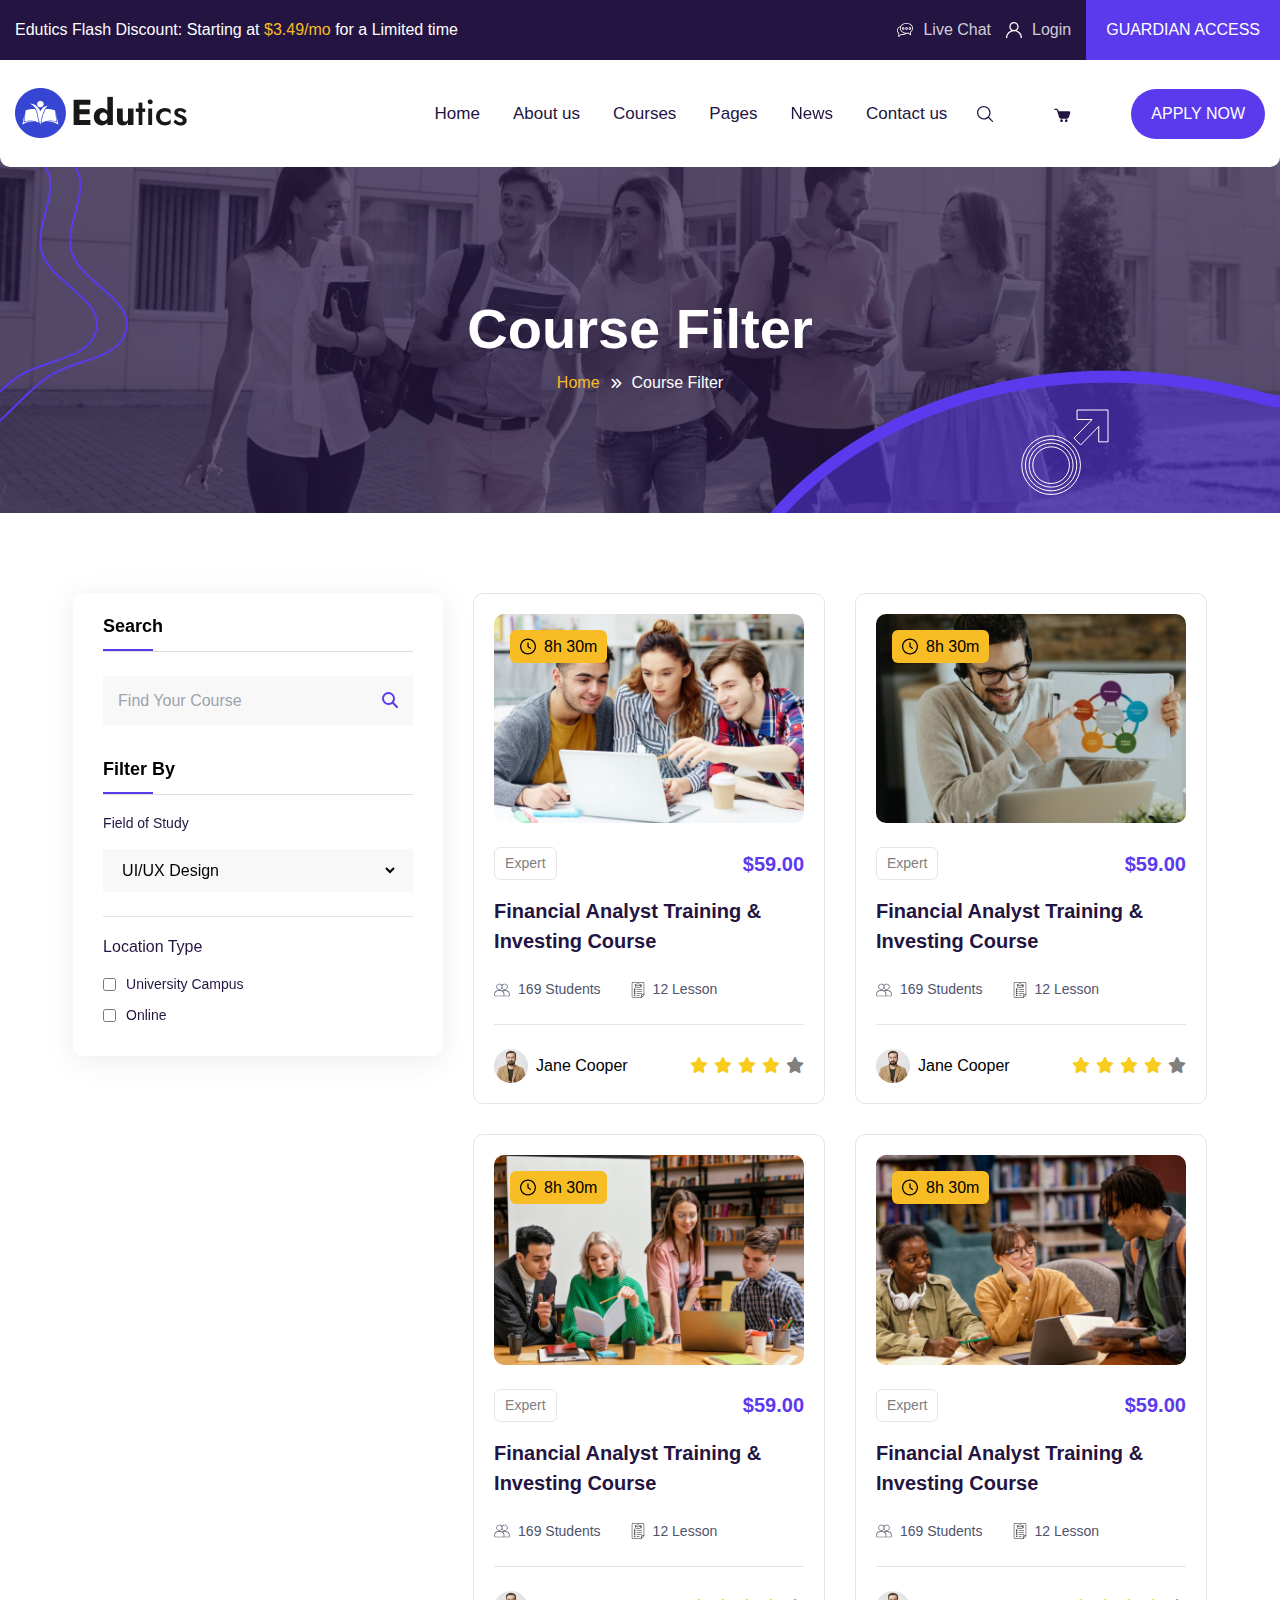
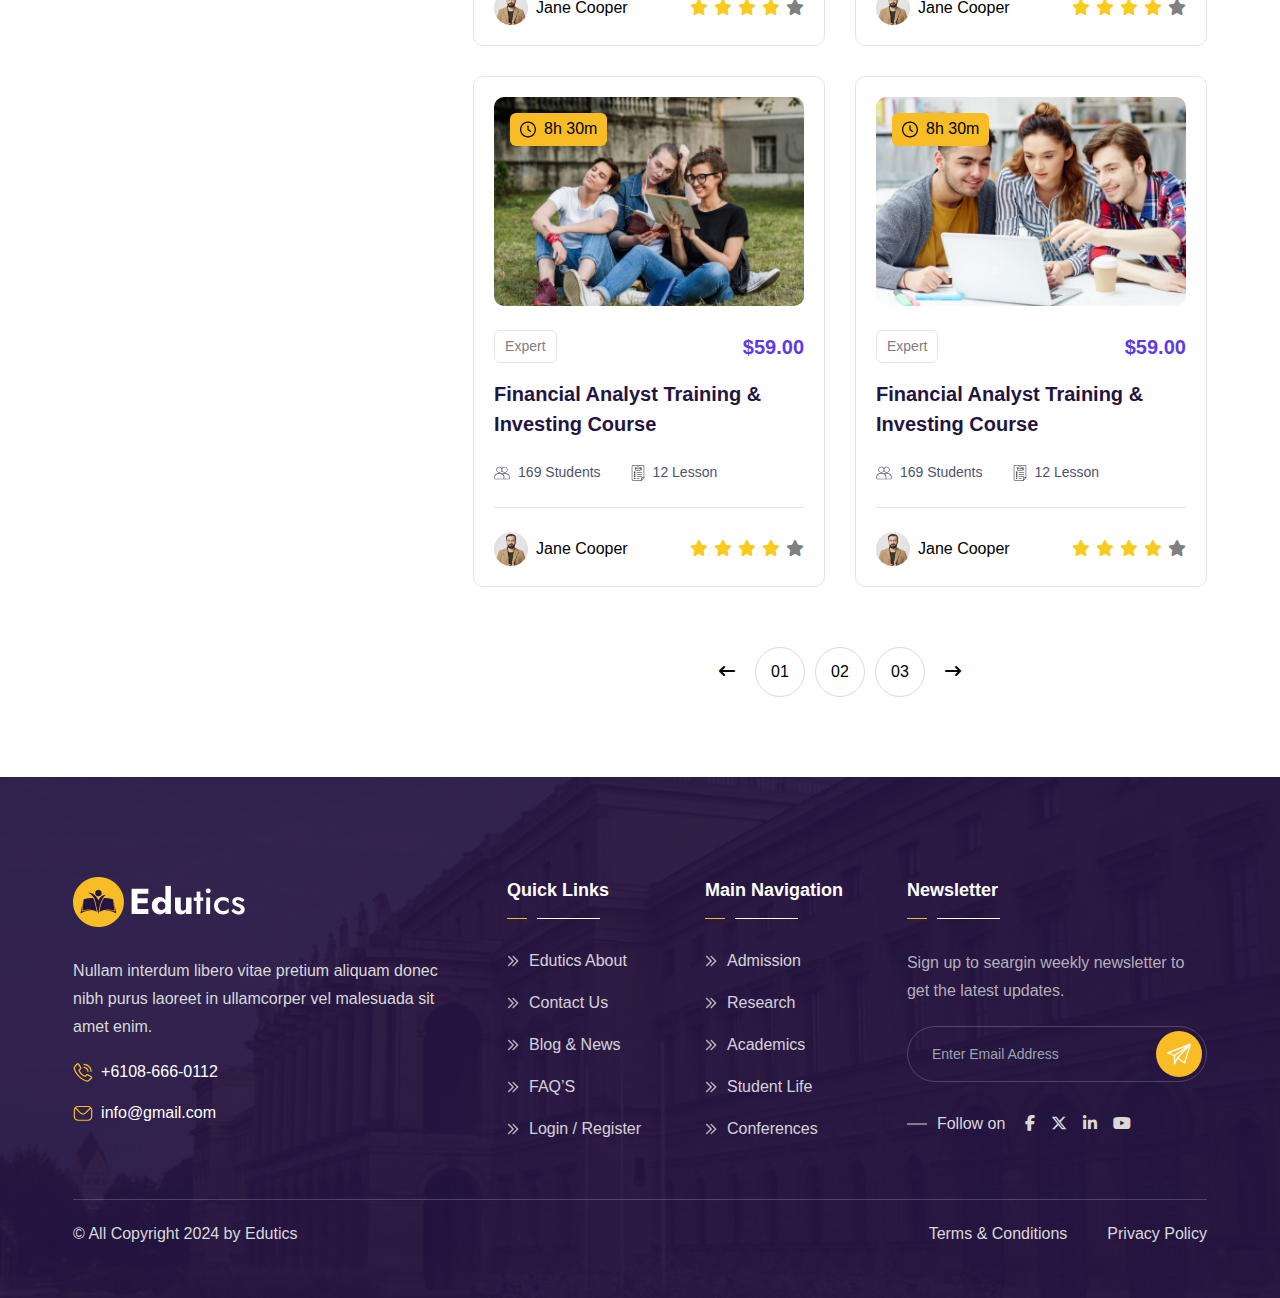
<file: course-filter.html>
<!DOCTYPE html>
<html lang="en">

<head>
    <meta charset="UTF-8">
    <meta name="viewport" content="width=device-width, initial-scale=1.0">
    <title>Edutics</title>
    <link rel="shortcut icon" href="favicon.svg" type="image/x-icon">

    <!-- plugins & libraries css -->
    <link rel="stylesheet" href="assets/vendor/swiper/swiper-bundle.min.css">
    <link rel="stylesheet" href="assets/vendor/font-awesome/all.min.css">

    <!-- tailwind css -->
    <link rel="stylesheet" href="src/output.css">

    <!-- custom css -->
    <link rel="stylesheet" href="assets/css/style.css">
</head>

<body>
    <div class="ed-overlay group">
        <div class="fixed inset-0 z-[100] group-[.active]:bg-edblue/80 duration-[400ms] pointer-events-none group-[.active]:pointer-events-auto"></div>
    </div>

    <!-- cart -->
    <div class="ed-cart-bar group">
        <div class="w-[420px] max-w-full fixed z-[100] right-0 top-0 h-full bg-white flex flex-col translate-x-[100%] duration-[400ms] group-[.active]:translate-x-0">
            <!-- heading -->
            <div class="flex items-center justify-between px-[25px] border-b border-edgray/20 pb-[23px] pt-[22px]">
                <h5 class="text-[20px]">My Cart List</h5>
                <h6>(03 Items)</h6>
            </div>

            <!-- cart items -->
            <div>
                <!-- single cart item -->
                <div class="flex items-center gap-[20px] py-[30px] px-[25px] border-b border-edgray/20">
                    <img src="assets/img/cart-item-1.jpg" alt="Cart Item Image" class="rounded-[10px] shrink-0">
                    <div class="grow">
                        <h6 class="font-medium text-[18px] text-edblue"><a href="course-details.html" class="hover:text-edpurple">Web Development</a></h6>
                        <h6 class="font-medium text-edgray">$15.00</h6>
                    </div>
                    <button class="text-[20px] text-edgray shrink-0 hover:text-edpurple">x</button>
                </div>

                <!-- single cart item -->
                <div class="flex items-center gap-[20px] py-[30px] px-[25px] border-b border-edgray/20">
                    <img src="assets/img/cart-item-2.jpg" alt="Cart Item Image" class="rounded-[10px] shrink-0">
                    <div class="grow">
                        <h6 class="font-medium text-[18px] text-edblue"><a href="course-details.html" class="hover:text-edpurple">Digital Marketing</a></h6>
                        <h6 class="font-medium text-edgray">$15.00</h6>
                    </div>
                    <button class="text-[20px] text-edgray shrink-0 hover:text-edpurple">x</button>
                </div>

                <!-- single cart item -->
                <div class="flex items-center gap-[20px] py-[30px] px-[25px] border-b border-edgray/20">
                    <img src="assets/img/cart-item-3.jpg" alt="Cart Item Image" class="rounded-[10px] shrink-0">
                    <div class="grow">
                        <h6 class="font-medium text-[18px] text-edblue"><a href="course-details.html" class="hover:text-edpurple">WordPress Development</a></h6>
                        <h6 class="font-medium text-edgray">$15.00</h6>
                    </div>
                    <button class="text-[20px] text-edgray shrink-0 hover:text-edpurple">x</button>
                </div>
            </div>

            <!-- cart bottom -->
            <div class="mt-auto px-[25px] mb-[30px]">
                <div class="flex items-center justify-between font-medium text-[18px] text-edblue mb-[33px]">
                    <span>Total</span>
                    <span>$999</span>
                </div>
                <div class="space-y-[15px]">
                    <a href="#" class="ed-btn w-full !rounded-[10px] !bg-transparent border border-edblue !text-edblue hover:!bg-edblue hover:!text-white">Proceed to checkout</a>
                    <a href="#" class="ed-btn w-full !rounded-[10px]">Proceed to checkout</a>
                </div>
            </div>
        </div>
    </div>

    <!-- search -->
    <div class="ed-search group">
        <form action="#" class="bg-white fixed z-[100] top-[50%] left-[50%] -translate-x-[50%] -translate-y-[50%] h-[100px] md:h-[70px] xxs:h-[50px] w-[1224px] max-w-[95%] flex gap-[10px] rounded-full overflow-hidden px-[40px] xxs:px-[20px] pointer-events-none opacity-0 group-[.active]:pointer-events-auto group-[.active]:opacity-100 duration-[400ms]">
            <input type="search" name="ed-search" placeholder="Search Here..." class="bg-transparent w-full focus:outline-none">
            <button class="text-[25px] md:text-[22px] xxs:text-[20px]"><i class="fa-solid fa-magnifying-glass"></i></button>
        </form>
    </div>

    <!-- sidebar -->
    <div class="ed-sidebar">
        <div class="translate-x-[100%] transition-transform ease-linear duration-300 fixed right-0 w-full max-w-[25%] xl:max-w-[30%] lg:max-w-[40%] md:max-w-[50%] sm:max-w-[60%] xxs:max-w-full bg-white h-full z-[100] overflow-auto">
            <!-- heading -->
            <div class="ed-sidebar-heading p-[20px] lg:p-[20px] border-b border-edgray/20">
                <div class="logo flex justify-between items-center">
                    <a href="index.html"><img src="assets/img/logo.png" alt="logo"></a>

                    <button type="button" class="ed-sidebar-close-btn border border-edgray/20 w-[45px] aspect-square shrink-0 text-black text-[22px] rounded-full hover:text-edpurple"><i class="fa-solid fa-xmark"></i></button>
                </div>
            </div>

            <!-- mobile menu -->
            <div class="ed-header-nav-in-mobile"></div>
        </div>
    </div>


    <!-- HEADER SECTION START -->
    <header class="absolute z-[99] top-0 inset-x-[100px] xxl:inset-x-[30px] xl:inset-x-0 bg-white rounded-bl-[10px] rounded-br-[10px]">
        <!-- top header -->
        <div class="bg-edblue flex items-center justify-between lg:justify-center lg:gap-x-[20px]">
            <!-- contacts -->
            <div class="flex items-center gap-x-[32px] xl:gap-x-[15px] gap-y-[6px] py-[18px] pl-[30px] xl:pl-[10px] lg:pl-0 lg:order-2 sm:pt-0 sm:pb-[10px] xl:hidden">
                <!-- single contact -->
                <a href="mailto:info@example.com" class="flex items-center gap-x-[10px] font-light text-white/80">
                    <span class="icon shrink-0 xl:hidden">
                        <img src="assets/img/icon/mail.svg" alt="icon">
                    </span>
                    <span>info@example.com</span>
                </a>
                <!-- single contact -->
                <a href="tel:+20866660112" class="flex items-center gap-x-[10px] font-light text-white/80">
                    <span class="icon shrink-0 xl:hidden">
                        <img src="assets/img/icon/phone.svg" alt="icon">
                    </span>
                    <span>+208-6666-0112</span>
                </a>
            </div>

            <!-- notice -->
            <p class="font-medium text-white text-[16px] xxs:text-[14px] xl:pl-[15px] lg:order-1 lg:w-full lg:my-[10px] text-center lg:text-left sm:text-center">Edutics Flash Discount: Starting at <span class="text-edyellow">$3.49/mo</span> for a Limited time</p>

            <!-- actions -->
            <div class="shrink-0 flex items-center gap-x-[30px] xl:gap-x-[15px] text-white lg:order-3 sm:hidden">
                <div class="flex gap-x-[30px] xl:gap-x-[15px]">
                    <a href="#" class="flex items-center gap-x-[10px] font-light text-white/80"><span class="icon shrink-0"><img src="assets/img/icon/chat.svg" alt="icon"></span> Live Chat</a>
                    <a href="#" class="flex items-center gap-x-[10px] font-light text-white/80"><span class="icon shrink-0"><img src="assets/img/icon/avatar.svg" alt="icon"></span> Login</a>
                </div>
                <a href="#" class="ed-btn !h-[60px] !rounded-none sm:!px-[15px]">Guardian Access</a>
            </div>
        </div>

        <!-- bottom header -->
        <div class="px-[30px] xxl:px-[15px] lg:px-[20px] py-[28px] lg:py-[18px] flex justify-between to-be-fixed">
            <div class="logo xxs:max-w-[40%]"><a href="index.html"><img src="assets/img/logo.png" alt="logo" class="logo"></a></div>

            <div class="flex lg:items-center lg:gap-[60px] xxs:gap-[30px]">
                <div class="flex items-center gap-[100px] xl:gap-[30px] lg:gap-y-0">
                    <!-- nav -->
                    <div class="ed-header-nav-container">
                        <ul class="to-go-to-sidebar-in-mobile ed-header-nav flex lg:flex-col gap-x-[43px] xl:gap-x-[33px] font-kanit text-[17px] font-normal">
                            <li class="has-sub-menu relative">
                                <a role="button">Home</a>

                                <ul class="ed-header-submenu">
                                    <li><a href="index.html">Home</a></li>
                                    <li><a href="index-2.html">Home 02</a></li>
                                </ul>
                            </li>
                            <li><a href="about.html">About us</a></li>
                            <li class="has-sub-menu relative">
                                <a role="button">Courses</a>

                                <ul class="ed-header-submenu">
                                    <li><a href="course-grid.html">Courses Grid</a></li>
                                    <li><a href="course-filter.html">Courses Filter</a></li>
                                    <li><a href="course-details.html">Course Details</a></li>
                                </ul>
                            </li>
                            <li class="has-sub-menu relative">
                                <a role="button">Pages</a>

                                <ul class="ed-header-submenu">
                                    <li><a href="teachers.html">Teachers</a></li>
                                    <li><a href="teacher-details.html">Teacher Details</a></li>
                                    <li><a href="events.html">Events</a></li>
                                    <li><a href="events-2.html">Events V.2</a></li>
                                    <li><a href="event-details.html">Event Details</a></li>
                                    <li><a href="gallery.html">Gallery</a></li>
                                    <li><a href="faq.html">FAQ</a></li>
                                    <li><a href="coming-soon.html">Coming Soon Page</a></li>
                                    <li><a href="404.html">Error 404</a></li>
                                </ul>
                            </li>
                            <li class="has-sub-menu relative">
                                <a role="button">News</a>

                                <ul class="ed-header-submenu">
                                    <li><a href="news-grid.html">News Grid</a></li>
                                    <li><a href="news-list.html">News List</a></li>
                                    <li><a href="news-details.html">News Details</a></li>
                                </ul>
                            </li>
                            <li><a href="contact.html">Contact us</a></li>
                        </ul>
                    </div>

                    <!-- right actions -->
                    <div class="flex items-center gap-x-[60px] xxs:gap-[30px]">
                        <button class="ed-search-opener-btn group">
                            <svg width="17" height="17" viewBox="0 0 17 17" fill="none" xmlns="http://www.w3.org/2000/svg">
                                <g>
                                    <path d="M15.962 15.9063L12.0216 12.0025C13.0011 10.8356 13.5911 9.33716 13.5911 7.70448C13.5911 3.992 10.5427 0.97168 6.79561 0.97168C3.04849 0.97168 0 3.992 0 7.70448C0 11.4167 3.04849 14.4368 6.79561 14.4368C8.44348 14.4368 9.95601 13.8523 11.1338 12.8819L15.0743 16.7858C15.1968 16.9072 15.3575 16.9679 15.5181 16.9679C15.6788 16.9679 15.8395 16.9072 15.9621 16.7858C16.2072 16.5429 16.2072 16.1491 15.962 15.9063ZM1.25549 7.70448C1.25549 4.67786 3.74076 2.21553 6.79561 2.21553C9.85038 2.21553 12.3356 4.67786 12.3356 7.70448C12.3356 10.7309 9.85038 13.1929 6.79561 13.1929C3.74076 13.1929 1.25549 10.7309 1.25549 7.70448Z" class="fill-edblue group-hover:fill-edpurple" />
                                </g>
                            </svg>
                        </button>
                        <button class="ed-cart-opener-btn group">
                            <svg width="17" height="17" viewBox="0 0 17 17" fill="none" xmlns="http://www.w3.org/2000/svg">
                                <g>
                                    <path d="M12.9894 13.6354H6.93871C6.06616 13.6354 5.2925 13.0682 5.05637 12.2557L3.01122 5.38995C2.93856 5.14134 2.69705 4.97072 2.42122 4.97072H0.818742C0.446713 4.97072 0.145996 4.67212 0.145996 4.30421C0.145996 3.93629 0.446713 3.6377 0.818742 3.6377H2.42122C3.29377 3.6377 4.06676 4.2049 4.30289 5.01737L4.68568 6.30374H14.9753C15.3951 6.30374 15.7934 6.50169 16.0403 6.83361C16.2852 7.16287 16.3558 7.57477 16.234 7.96402L14.8462 12.3283C14.5744 13.1161 13.8296 13.6354 12.9894 13.6354Z" class="fill-edblue group-hover:fill-edpurple" />
                                    <path d="M7.54617 16.9687C6.80414 16.9687 6.20068 16.3707 6.20068 15.6353C6.20068 14.9 6.80414 14.302 7.54617 14.302C8.28821 14.302 8.89167 14.9 8.89167 15.6353C8.89167 16.3707 8.28821 16.9687 7.54617 16.9687Z" class="fill-edblue group-hover:fill-edpurple" />
                                    <path d="M12.2556 16.9687C11.5136 16.9687 10.9102 16.3707 10.9102 15.6353C10.9102 14.9 11.5136 14.302 12.2556 14.302C12.9977 14.302 13.6011 14.9 13.6011 15.6353C13.6011 16.3707 12.9977 16.9687 12.2556 16.9687Z" class="fill-edblue group-hover:fill-edpurple" />
                                </g>
                            </svg>
                        </button>
                        <a href="contact.html" class="ed-btn to-go-to-sidebar-in-mobile lg:m-[20px]">apply now</a>
                    </div>
                </div>

                <!-- mobile menu button -->
                <button type="button" class="ed-mobile-menu-open-btn hidden lg:inline-block text-edblue text-[18px]"><i class="fa-solid fa-bars"></i></button>
            </div>
        </div>
    </header>
    <!-- HEADER SECTION END -->


    <main>
        <!-- BREADCRUMB SECTION START -->
        <section class="pt-[327px] xl:pt-[287px] lg:pt-[237px] sm:pt-[200px] xxs:pt-[180px] pb-[158px] xl:pb-[118px] lg:pb-[98px] sm:pb-[68px] xs:pb-[48px] text-center bg-[url('../assets/img/breadcrumb-bg.jpg')] bg-no-repeat bg-cover bg-center relative z-[1] overflow-hidden before:absolute before:-z-[1] before:inset-0 before:bg-edblue/70 before:pointer-events-none">
            <div class="mx-[19.71%] xxxl:mx-[14.71%] xxl:mx-[9.71%] xl:mx-[5.71%] md:mx-[12px]">
                <h1 class="font-semibold text-[clamp(35px,6vw,56px)] text-white">Course Filter</h1>
                <ul class="flex items-center justify-center gap-[10px] text-white">
                    <li><a href="index.html" class="text-edyellow">Home</a></li>
                    <li><span class="text-[12px]"><i class="fa-solid fa-angle-double-right"></i></span></li>
                    <li>Course Filter</li>
                </ul>
            </div>

            <div class="vectors">
                <img src="assets/img/breadcrumb-vector-1.svg" alt="vector" class="absolute -z-[1] pointer-events-none bottom-[34px] left-0 xl:left-auto xl:right-[90%]">
                <img src="assets/img/breadcrumb-vector-2.svg" alt="vector" class="absolute -z-[1] pointer-events-none bottom-0 right-0 xl:right-auto xl:left-[60%]">
            </div>
        </section>
        <!-- BREADCRUMB SECTION END -->

        <div class="py-[120px] xl:py-[80px] md:py-[60px]">
            <div class="mx-[19.71%] xxxl:mx-[14.71%] xxl:mx-[9.71%] xl:mx-[5.71%] md:mx-[12px]">
                <div class="flex gap-[30px] lg:gap-[20px] md:flex-col md:items-center">
                    <!-- left sidebar -->
                    <div class="right sticky md:static top-[140px] h-full max-w-full w-[370px] lg:w-[300px] shrink-0 space-y-[30px] md:space-y-[25px] bg-white rounded-[10px] p-[30px] xxs:px-[20px] pt-[20px] xxs:pt-[10px] shadow-[0_4px_30px_rgba(0,0,0,0.08)]">
                        <!-- search widget -->
                        <div>
                            <h4 class="font-semibold text-[18px] text-black border-b border-[#dddddd] relative pb-[11px] before:content-normal before:absolute before:left-0 before:bottom-0 before:w-[50px] before:h-[2px] before:bg-edpurple">Search</h4>

                            <!-- search form -->
                            <form action="#" class="bg-[#f8f8f8] flex h-[50px] px-[15px] mt-[24px]">
                                <input type="search" name="search" id="ed-news-search" class="w-full bg-transparent text-[16px] focus:outline-none" placeholder="Find Your Course">
                                <button type="submit" class="text-[16px] text-edpurple hover:text-edyellow"><i class="fa-solid fa-magnifying-glass"></i></button>
                            </form>
                        </div>

                        <!-- filter -->
                        <div>
                            <h4 class="font-semibold text-[18px] text-black border-b border-[#dddddd] relative pb-[11px] before:content-normal before:absolute before:left-0 before:bottom-0 before:w-[50px] before:h-[2px] before:bg-edpurple">Filter By</h4>

                            <!-- field filter -->
                            <div class="border-b border-[#E3E3E3] pb-[24px]">
                                <span class="font-medium text-[14px] text-edblue block pt-[18px] pb-[15px]">Field of Study</span>
                                <form action="#" class="bg-[#f8f8f8] px-[15px]">
                                    <select name="course category" class="bg-transparent w-full py-[12px] focus:outline-none">
                                        <option value="UI/UX Design">UI/UX Design</option>
                                        <option value="Content Writing">Content Writing</option>
                                        <option value="Seo Optimization">Seo Optimization</option>
                                        <option value="Web Development">Web Development</option>
                                    </select>
                                </form>
                            </div>

                            <!-- location filter -->
                            <div>
                                <span class="font-medium text-[16px] text-edblue block pt-[18px] pb-[15px]">Location Type</span>
                                <form action="#" class="flex flex-col gap-[10px]">
                                    <div class="flex items-center gap-[10px]">
                                        <input type="checkbox" name="campus" id="campus">
                                        <label for="campus" class="text-[14px] text-edblue">University Campus</label>
                                    </div>

                                    <div class="flex items-center gap-[10px]">
                                        <input type="checkbox" name="online" id="online">
                                        <label for="online" class="text-[14px] text-edblue">Online</label>
                                    </div>
                                </form>
                            </div>
                        </div>
                    </div>

                    <!-- right content -->
                    <div class="left grow">
                        <div class="grid grid-cols-2 md:grid-cols-2 xxs:grid-cols-1 gap-[30px] lg:gap-[20px]">
                            <!-- single course card -->
                            <div class="ed-2-single-course mix personal-skill border border-[#e5e5e5] rounded-[10px] p-[20px] group">
                                <!-- course image  -->
                                <div class="relative overflow-hidden rounded-[10px] mb-[24px]">
                                    <img src="assets/img/course-1.jpg" alt="Course Image" class="aspect-[330/223] w-full object-cover group-hover:scale-110">
                                    <span class="absolute bg-edyellow px-[10px] h-[33px] flex gap-[8px] items-center top-[16px] left-[16px] rounded-[6px]">
                                        <span class="icon"><img src="assets/img/icon/clock.svg" alt="icon"></span>
                                        <span class="txt">8h 30m</span>
                                    </span>
                                </div>

                                <!-- course infos -->
                                <div class="flex justify-between items-center mb-[16px]">
                                    <span class="inline-flex items-center justify-center border border-[#e5e5e5] px-[10px] h-[33px] rounded-[6px] font-medium text-[#808080] text-[14px]">Expert</span>
                                    <span class="text-edpurple font-semibold text-[20px]">$59.00</span>
                                </div>

                                <!-- course title -->
                                <h5 class="font-semibold text-[20px] text-edblue mb-[23px]"><a href="course-details.html" class="hover:text-edpurple">Financial Analyst Training & Investing Course</a></h5>

                                <!-- course stats -->
                                <div class="flex flex-wrap items-center gap-x-[30px] gap-y-[10px]">
                                    <div class="flex items-center gap-[8px] text-[14px] text-edgray">
                                        <span class="icon"><img src="assets/img/icon/user-group.svg" alt="icon"></span>
                                        <span class="txt">169 Students</span>
                                    </div>

                                    <div class="flex items-center gap-[8px] text-[14px] text-edgray">
                                        <span class="icon"><img src="assets/img/icon/lesson.svg" alt="icon"></span>
                                        <span class="txt">12 Lesson</span>
                                    </div>
                                </div>

                                <!-- course footer -->
                                <div class="flex flex-wrap gap-x-[20px] gap-y-[15px] justify-between items-center border-t border-[#E5E5E5] pt-[24px] mt-[24px]">
                                    <!-- course author -->
                                    <div class="flex items-center gap-[8px]">
                                        <img src="assets/img/user.png" alt="Course Author Image" class="w-[34px] aspect-square object-cover">
                                        <a href="teacher-details.html" class="hover:text-edpurple">Jane Cooper</a>
                                    </div>

                                    <!-- course rating -->
                                    <div class="flex gap-[6px]">
                                        <span class="text-[#F8CB1E]"><i class="fa-solid fa-star"></i></span>
                                        <span class="text-[#F8CB1E]"><i class="fa-solid fa-star"></i></span>
                                        <span class="text-[#F8CB1E]"><i class="fa-solid fa-star"></i></span>
                                        <span class="text-[#F8CB1E]"><i class="fa-solid fa-star"></i></span>
                                        <span class="text-[#808080]"><i class="fa-solid fa-star"></i></span>
                                    </div>
                                </div>
                            </div>

                            <!-- single course card -->
                            <div class="ed-2-single-course mix personal-skill border border-[#e5e5e5] rounded-[10px] p-[20px] group">
                                <!-- course image  -->
                                <div class="relative overflow-hidden rounded-[10px] mb-[24px]">
                                    <img src="assets/img/course-2.jpg" alt="Course Image" class="aspect-[330/223] w-full object-cover group-hover:scale-110">
                                    <span class="absolute bg-edyellow px-[10px] h-[33px] flex gap-[8px] items-center top-[16px] left-[16px] rounded-[6px]">
                                        <span class="icon"><img src="assets/img/icon/clock.svg" alt="icon"></span>
                                        <span class="txt">8h 30m</span>
                                    </span>
                                </div>

                                <!-- course infos -->
                                <div class="flex justify-between items-center mb-[16px]">
                                    <span class="inline-flex items-center justify-center border border-[#e5e5e5] px-[10px] h-[33px] rounded-[6px] font-medium text-[#808080] text-[14px]">Expert</span>
                                    <span class="text-edpurple font-semibold text-[20px]">$59.00</span>
                                </div>

                                <!-- course title -->
                                <h5 class="font-semibold text-[20px] text-edblue mb-[23px]"><a href="course-details.html" class="hover:text-edpurple">Financial Analyst Training & Investing Course</a></h5>

                                <!-- course stats -->
                                <div class="flex flex-wrap items-center gap-x-[30px] gap-y-[10px]">
                                    <div class="flex items-center gap-[8px] text-[14px] text-edgray">
                                        <span class="icon"><img src="assets/img/icon/user-group.svg" alt="icon"></span>
                                        <span class="txt">169 Students</span>
                                    </div>

                                    <div class="flex items-center gap-[8px] text-[14px] text-edgray">
                                        <span class="icon"><img src="assets/img/icon/lesson.svg" alt="icon"></span>
                                        <span class="txt">12 Lesson</span>
                                    </div>
                                </div>

                                <!-- course footer -->
                                <div class="flex flex-wrap gap-x-[20px] gap-y-[15px] justify-between items-center border-t border-[#E5E5E5] pt-[24px] mt-[24px]">
                                    <!-- course author -->
                                    <div class="flex items-center gap-[8px]">
                                        <img src="assets/img/user.png" alt="Course Author Image" class="w-[34px] aspect-square object-cover">
                                        <a href="teacher-details.html" class="hover:text-edpurple">Jane Cooper</a>
                                    </div>

                                    <!-- course rating -->
                                    <div class="flex gap-[6px]">
                                        <span class="text-[#F8CB1E]"><i class="fa-solid fa-star"></i></span>
                                        <span class="text-[#F8CB1E]"><i class="fa-solid fa-star"></i></span>
                                        <span class="text-[#F8CB1E]"><i class="fa-solid fa-star"></i></span>
                                        <span class="text-[#F8CB1E]"><i class="fa-solid fa-star"></i></span>
                                        <span class="text-[#808080]"><i class="fa-solid fa-star"></i></span>
                                    </div>
                                </div>
                            </div>

                            <!-- single course card -->
                            <div class="ed-2-single-course mix personal-skill border border-[#e5e5e5] rounded-[10px] p-[20px] group">
                                <!-- course image  -->
                                <div class="relative overflow-hidden rounded-[10px] mb-[24px]">
                                    <img src="assets/img/course-3.jpg" alt="Course Image" class="aspect-[330/223] w-full object-cover group-hover:scale-110">
                                    <span class="absolute bg-edyellow px-[10px] h-[33px] flex gap-[8px] items-center top-[16px] left-[16px] rounded-[6px]">
                                        <span class="icon"><img src="assets/img/icon/clock.svg" alt="icon"></span>
                                        <span class="txt">8h 30m</span>
                                    </span>
                                </div>

                                <!-- course infos -->
                                <div class="flex justify-between items-center mb-[16px]">
                                    <span class="inline-flex items-center justify-center border border-[#e5e5e5] px-[10px] h-[33px] rounded-[6px] font-medium text-[#808080] text-[14px]">Expert</span>
                                    <span class="text-edpurple font-semibold text-[20px]">$59.00</span>
                                </div>

                                <!-- course title -->
                                <h5 class="font-semibold text-[20px] text-edblue mb-[23px]"><a href="course-details.html" class="hover:text-edpurple">Financial Analyst Training & Investing Course</a></h5>

                                <!-- course stats -->
                                <div class="flex flex-wrap items-center gap-x-[30px] gap-y-[10px]">
                                    <div class="flex items-center gap-[8px] text-[14px] text-edgray">
                                        <span class="icon"><img src="assets/img/icon/user-group.svg" alt="icon"></span>
                                        <span class="txt">169 Students</span>
                                    </div>

                                    <div class="flex items-center gap-[8px] text-[14px] text-edgray">
                                        <span class="icon"><img src="assets/img/icon/lesson.svg" alt="icon"></span>
                                        <span class="txt">12 Lesson</span>
                                    </div>
                                </div>

                                <!-- course footer -->
                                <div class="flex flex-wrap gap-x-[20px] gap-y-[15px] justify-between items-center border-t border-[#E5E5E5] pt-[24px] mt-[24px]">
                                    <!-- course author -->
                                    <div class="flex items-center gap-[8px]">
                                        <img src="assets/img/user.png" alt="Course Author Image" class="w-[34px] aspect-square object-cover">
                                        <a href="teacher-details.html" class="hover:text-edpurple">Jane Cooper</a>
                                    </div>

                                    <!-- course rating -->
                                    <div class="flex gap-[6px]">
                                        <span class="text-[#F8CB1E]"><i class="fa-solid fa-star"></i></span>
                                        <span class="text-[#F8CB1E]"><i class="fa-solid fa-star"></i></span>
                                        <span class="text-[#F8CB1E]"><i class="fa-solid fa-star"></i></span>
                                        <span class="text-[#F8CB1E]"><i class="fa-solid fa-star"></i></span>
                                        <span class="text-[#808080]"><i class="fa-solid fa-star"></i></span>
                                    </div>
                                </div>
                            </div>

                            <!-- single course card -->
                            <div class="ed-2-single-course mix personal-skill border border-[#e5e5e5] rounded-[10px] p-[20px] group">
                                <!-- course image  -->
                                <div class="relative overflow-hidden rounded-[10px] mb-[24px]">
                                    <img src="assets/img/course-4.jpg" alt="Course Image" class="aspect-[330/223] w-full object-cover group-hover:scale-110">
                                    <span class="absolute bg-edyellow px-[10px] h-[33px] flex gap-[8px] items-center top-[16px] left-[16px] rounded-[6px]">
                                        <span class="icon"><img src="assets/img/icon/clock.svg" alt="icon"></span>
                                        <span class="txt">8h 30m</span>
                                    </span>
                                </div>

                                <!-- course infos -->
                                <div class="flex justify-between items-center mb-[16px]">
                                    <span class="inline-flex items-center justify-center border border-[#e5e5e5] px-[10px] h-[33px] rounded-[6px] font-medium text-[#808080] text-[14px]">Expert</span>
                                    <span class="text-edpurple font-semibold text-[20px]">$59.00</span>
                                </div>

                                <!-- course title -->
                                <h5 class="font-semibold text-[20px] text-edblue mb-[23px]"><a href="course-details.html" class="hover:text-edpurple">Financial Analyst Training & Investing Course</a></h5>

                                <!-- course stats -->
                                <div class="flex flex-wrap items-center gap-x-[30px] gap-y-[10px]">
                                    <div class="flex items-center gap-[8px] text-[14px] text-edgray">
                                        <span class="icon"><img src="assets/img/icon/user-group.svg" alt="icon"></span>
                                        <span class="txt">169 Students</span>
                                    </div>

                                    <div class="flex items-center gap-[8px] text-[14px] text-edgray">
                                        <span class="icon"><img src="assets/img/icon/lesson.svg" alt="icon"></span>
                                        <span class="txt">12 Lesson</span>
                                    </div>
                                </div>

                                <!-- course footer -->
                                <div class="flex flex-wrap gap-x-[20px] gap-y-[15px] justify-between items-center border-t border-[#E5E5E5] pt-[24px] mt-[24px]">
                                    <!-- course author -->
                                    <div class="flex items-center gap-[8px]">
                                        <img src="assets/img/user.png" alt="Course Author Image" class="w-[34px] aspect-square object-cover">
                                        <a href="teacher-details.html" class="hover:text-edpurple">Jane Cooper</a>
                                    </div>

                                    <!-- course rating -->
                                    <div class="flex gap-[6px]">
                                        <span class="text-[#F8CB1E]"><i class="fa-solid fa-star"></i></span>
                                        <span class="text-[#F8CB1E]"><i class="fa-solid fa-star"></i></span>
                                        <span class="text-[#F8CB1E]"><i class="fa-solid fa-star"></i></span>
                                        <span class="text-[#F8CB1E]"><i class="fa-solid fa-star"></i></span>
                                        <span class="text-[#808080]"><i class="fa-solid fa-star"></i></span>
                                    </div>
                                </div>
                            </div>

                            <!-- single course card -->
                            <div class="ed-2-single-course mix personal-skill border border-[#e5e5e5] rounded-[10px] p-[20px] group">
                                <!-- course image  -->
                                <div class="relative overflow-hidden rounded-[10px] mb-[24px]">
                                    <img src="assets/img/course-5.jpg" alt="Course Image" class="aspect-[330/223] w-full object-cover group-hover:scale-110">
                                    <span class="absolute bg-edyellow px-[10px] h-[33px] flex gap-[8px] items-center top-[16px] left-[16px] rounded-[6px]">
                                        <span class="icon"><img src="assets/img/icon/clock.svg" alt="icon"></span>
                                        <span class="txt">8h 30m</span>
                                    </span>
                                </div>

                                <!-- course infos -->
                                <div class="flex justify-between items-center mb-[16px]">
                                    <span class="inline-flex items-center justify-center border border-[#e5e5e5] px-[10px] h-[33px] rounded-[6px] font-medium text-[#808080] text-[14px]">Expert</span>
                                    <span class="text-edpurple font-semibold text-[20px]">$59.00</span>
                                </div>

                                <!-- course title -->
                                <h5 class="font-semibold text-[20px] text-edblue mb-[23px]"><a href="course-details.html" class="hover:text-edpurple">Financial Analyst Training & Investing Course</a></h5>

                                <!-- course stats -->
                                <div class="flex flex-wrap items-center gap-x-[30px] gap-y-[10px]">
                                    <div class="flex items-center gap-[8px] text-[14px] text-edgray">
                                        <span class="icon"><img src="assets/img/icon/user-group.svg" alt="icon"></span>
                                        <span class="txt">169 Students</span>
                                    </div>

                                    <div class="flex items-center gap-[8px] text-[14px] text-edgray">
                                        <span class="icon"><img src="assets/img/icon/lesson.svg" alt="icon"></span>
                                        <span class="txt">12 Lesson</span>
                                    </div>
                                </div>

                                <!-- course footer -->
                                <div class="flex flex-wrap gap-x-[20px] gap-y-[15px] justify-between items-center border-t border-[#E5E5E5] pt-[24px] mt-[24px]">
                                    <!-- course author -->
                                    <div class="flex items-center gap-[8px]">
                                        <img src="assets/img/user.png" alt="Course Author Image" class="w-[34px] aspect-square object-cover">
                                        <a href="teacher-details.html" class="hover:text-edpurple">Jane Cooper</a>
                                    </div>

                                    <!-- course rating -->
                                    <div class="flex gap-[6px]">
                                        <span class="text-[#F8CB1E]"><i class="fa-solid fa-star"></i></span>
                                        <span class="text-[#F8CB1E]"><i class="fa-solid fa-star"></i></span>
                                        <span class="text-[#F8CB1E]"><i class="fa-solid fa-star"></i></span>
                                        <span class="text-[#F8CB1E]"><i class="fa-solid fa-star"></i></span>
                                        <span class="text-[#808080]"><i class="fa-solid fa-star"></i></span>
                                    </div>
                                </div>
                            </div>

                            <!-- single course card -->
                            <div class="ed-2-single-course mix personal-skill border border-[#e5e5e5] rounded-[10px] p-[20px] group">
                                <!-- course image  -->
                                <div class="relative overflow-hidden rounded-[10px] mb-[24px]">
                                    <img src="assets/img/course-1.jpg" alt="Course Image" class="aspect-[330/223] w-full object-cover group-hover:scale-110">
                                    <span class="absolute bg-edyellow px-[10px] h-[33px] flex gap-[8px] items-center top-[16px] left-[16px] rounded-[6px]">
                                        <span class="icon"><img src="assets/img/icon/clock.svg" alt="icon"></span>
                                        <span class="txt">8h 30m</span>
                                    </span>
                                </div>

                                <!-- course infos -->
                                <div class="flex justify-between items-center mb-[16px]">
                                    <span class="inline-flex items-center justify-center border border-[#e5e5e5] px-[10px] h-[33px] rounded-[6px] font-medium text-[#808080] text-[14px]">Expert</span>
                                    <span class="text-edpurple font-semibold text-[20px]">$59.00</span>
                                </div>

                                <!-- course title -->
                                <h5 class="font-semibold text-[20px] text-edblue mb-[23px]"><a href="course-details.html" class="hover:text-edpurple">Financial Analyst Training & Investing Course</a></h5>

                                <!-- course stats -->
                                <div class="flex flex-wrap items-center gap-x-[30px] gap-y-[10px]">
                                    <div class="flex items-center gap-[8px] text-[14px] text-edgray">
                                        <span class="icon"><img src="assets/img/icon/user-group.svg" alt="icon"></span>
                                        <span class="txt">169 Students</span>
                                    </div>

                                    <div class="flex items-center gap-[8px] text-[14px] text-edgray">
                                        <span class="icon"><img src="assets/img/icon/lesson.svg" alt="icon"></span>
                                        <span class="txt">12 Lesson</span>
                                    </div>
                                </div>

                                <!-- course footer -->
                                <div class="flex flex-wrap gap-x-[20px] gap-y-[15px] justify-between items-center border-t border-[#E5E5E5] pt-[24px] mt-[24px]">
                                    <!-- course author -->
                                    <div class="flex items-center gap-[8px]">
                                        <img src="assets/img/user.png" alt="Course Author Image" class="w-[34px] aspect-square object-cover">
                                        <a href="teacher-details.html" class="hover:text-edpurple">Jane Cooper</a>
                                    </div>

                                    <!-- course rating -->
                                    <div class="flex gap-[6px]">
                                        <span class="text-[#F8CB1E]"><i class="fa-solid fa-star"></i></span>
                                        <span class="text-[#F8CB1E]"><i class="fa-solid fa-star"></i></span>
                                        <span class="text-[#F8CB1E]"><i class="fa-solid fa-star"></i></span>
                                        <span class="text-[#F8CB1E]"><i class="fa-solid fa-star"></i></span>
                                        <span class="text-[#808080]"><i class="fa-solid fa-star"></i></span>
                                    </div>
                                </div>
                            </div>
                        </div>

                        <!-- pagination -->
                        <div class="flex items-center gap-[20px] pt-[60px] justify-center text-[16px]">
                            <a href="#" class="hover:text-edpurple"><i class="fa-solid fa-arrow-left-long"></i></a>
                            <div class="ed-pagination flex gap-[10px] items-center">
                                <a href="#" class="border border-[#d9d9d9] rounded-full w-[50px] h-[50px] flex items-center justify-center text-etBlack hover:bg-edpurple hover:border-edpurple hover:text-white active">01</a>
                                <a href="#" class="border border-[#d9d9d9] rounded-full w-[50px] h-[50px] flex items-center justify-center text-etBlack hover:bg-edpurple hover:border-edpurple hover:text-white">02</a>
                                <a href="#" class="border border-[#d9d9d9] rounded-full w-[50px] h-[50px] flex items-center justify-center text-etBlack hover:bg-edpurple hover:border-edpurple hover:text-white">03</a>
                            </div>
                            <a href="#" class="hover:text-edpurple"><i class="fa-solid fa-arrow-right-long"></i></a>
                        </div>
                    </div>
                </div>
            </div>
        </div>
    </main>


    <!-- FOOTER SECTION START -->
    <footer class="bg-edblue relative z-[1] before:absolute before:inset-0 before:-z-[1] before:bg-[url('../assets/img/footer-bg.jpg')] before:opacity-[7%] before:bg-no-repeat before:bg-cover before:bg-center text-white">
        <div class="mx-[19.71%] xxxl:mx-[14.71%] xxl:mx-[9.71%] xl:mx-[5.71%] md:mx-[12px]">
            <!-- footer top -->
            <div class="flex flex-wrap justify-between gap-[35px] pt-[100px] pb-[58px] border-b border-white/20">
                <!-- footer about -->
                <div class="max-w-[370px] xxs:max-w-full">
                    <a href="index.html" class="inline-block mb-[23px]"><img src="assets/img/logo-light.png" alt="logo"></a>
                    <p class="text-[#D9D9D9] mb-[19px]">Nullam interdum libero vitae pretium aliquam donec nibh purus laoreet in ullamcorper vel malesuada sit amet enim.</p>

                    <ul class="space-y-[17px]">
                        <li class="flex items-center gap-[8px]">
                            <span class="icon"><img src="assets/img/call-icon-yellow.svg" alt="icon"></span>
                            <a href="tel:+6108-666-0112" class="hover:text-edyellow">+6108-666-0112</a>
                        </li>

                        <li class="flex items-center gap-[8px]">
                            <span class="icon"><img src="assets/img/message-yellow.svg" alt="icon"></span>
                            <a href="mailto:info@gmail.com" class="hover:text-edyellow">info@gmail.com</a>
                        </li>
                    </ul>
                </div>

                <!-- footer widget -->
                <div>
                    <h6 class="font-semibold text-[18px] pb-[15px] mb-[30px] relative before:absolute before:bottom-0 before:left-0 before:h-[1.5px] before:w-[20px] before:bg-edyellow after:absolute after:bottom-0 after:left-[30px] after:h-[1.5px] after:w-[63px] after:bg-white">Quick Links</h6>

                    <div class="space-y-[18px]">
                        <a href="#" class="flex items-center gap-[10px] opacity-80 hover:text-edyellow"><span class="icon"><img src="assets/img/double-arrow.svg" alt="icon"></span> Edutics About</a>
                        <a href="#" class="flex items-center gap-[10px] opacity-80 hover:text-edyellow"><span class="icon"><img src="assets/img/double-arrow.svg" alt="icon"></span> Contact Us</a>
                        <a href="#" class="flex items-center gap-[10px] opacity-80 hover:text-edyellow"><span class="icon"><img src="assets/img/double-arrow.svg" alt="icon"></span> Blog & News</a>
                        <a href="#" class="flex items-center gap-[10px] opacity-80 hover:text-edyellow"><span class="icon"><img src="assets/img/double-arrow.svg" alt="icon"></span> FAQ’S</a>
                        <a href="#" class="flex items-center gap-[10px] opacity-80 hover:text-edyellow"><span class="icon"><img src="assets/img/double-arrow.svg" alt="icon"></span> Login / Register</a>
                    </div>
                </div>

                <!-- footer widget -->
                <div>
                    <h6 class="font-semibold text-[18px] pb-[15px] mb-[30px] relative before:absolute before:bottom-0 before:left-0 before:h-[1.5px] before:w-[20px] before:bg-edyellow after:absolute after:bottom-0 after:left-[30px] after:h-[1.5px] after:w-[63px] after:bg-white">Main Navigation</h6>

                    <div class="space-y-[18px]">
                        <a href="#" class="flex items-center gap-[10px] opacity-80 hover:text-edyellow"><span class="icon"><img src="assets/img/double-arrow.svg" alt="icon"></span> Admission</a>
                        <a href="#" class="flex items-center gap-[10px] opacity-80 hover:text-edyellow"><span class="icon"><img src="assets/img/double-arrow.svg" alt="icon"></span> Research</a>
                        <a href="#" class="flex items-center gap-[10px] opacity-80 hover:text-edyellow"><span class="icon"><img src="assets/img/double-arrow.svg" alt="icon"></span> Academics</a>
                        <a href="#" class="flex items-center gap-[10px] opacity-80 hover:text-edyellow"><span class="icon"><img src="assets/img/double-arrow.svg" alt="icon"></span> Student Life</a>
                        <a href="#" class="flex items-center gap-[10px] opacity-80 hover:text-edyellow"><span class="icon"><img src="assets/img/double-arrow.svg" alt="icon"></span> Conferences</a>
                    </div>
                </div>

                <!-- footer widget -->
                <div class="max-w-[300px]">
                    <h6 class="font-semibold text-[18px] pb-[15px] mb-[30px] relative before:absolute before:bottom-0 before:left-0 before:h-[1.5px] before:w-[20px] before:bg-edyellow after:absolute after:bottom-0 after:left-[30px] after:h-[1.5px] after:w-[63px] after:bg-white">Newsletter</h6>

                    <div>
                        <p class="text-[#d9d9d9]/80 mb-[21px]">Sign up to seargin weekly newsletter to get the latest updates.</p>

                        <!-- newsltr form -->
                        <form class="border border-white/20 rounded-full flex h-[56px] p-[4px]">
                            <input type="email" name="email" placeholder="Enter Email Address" class="text-[14px] bg-transparent w-full rounded-full focus:outline-none px-[20px]">
                            <button class="bg-edyellow rounded-full aspect-square flex items-center justify-center hover:bg-edpurple"><img src="assets/img/icon/submit-icon.svg" alt="icon"></button>
                        </form>

                        <!-- social links -->
                        <div class="flex gap-[20px] mt-[30px]">
                            <span class="pl-[30px] font-medium text-[#d9d9d9] relative before:absolute before:left-0 before:top-[50%] before:-translate-y-[50%] before:h-[1px] before:w-[20px] before:bg-[#d9d9d9]">Follow on</span>
                            <span class="inline-flex gap-[16px] text-[#d9d9d9]">
                                <a href="#" class="hover:text-edyellow"><i class="fa-brands fa-facebook-f"></i></a>
                                <a href="#" class="hover:text-edyellow"><i class="fa-brands fa-x-twitter"></i></a>
                                <a href="#" class="hover:text-edyellow"><i class="fa-brands fa-linkedin-in"></i></a>
                                <a href="#" class="hover:text-edyellow"><i class="fa-brands fa-youtube"></i></a>
                            </span>
                        </div>
                    </div>
                </div>
            </div>

            <!-- footer bottom -->
            <div class="flex flex-wrap items-center justify-between gap-[15px] pt-[20px] pb-[50px] text-[#d9d9d9]">
                <p>&copy; All Copyright 2024 by Edutics</p>

                <div class="flex flex-wrap gap-[40px] xxs:gap-[15px]">
                    <a href="#" class="hover:text-edyellow">Terms & Conditions</a>
                    <a href="#" class="hover:text-edyellow">Privacy Policy</a>
                </div>
            </div>
        </div>
    </footer>
    <!-- FOOTER SECTION END -->

    <!-- js -->
    <script src="assets/vendor/swiper/swiper-bundle.min.js"></script>
    <script src="assets/vendor/fslightbox/fslightbox.js"></script>

    <script src="assets/js/main.js"></script>
    <script src="assets/js/accordion.js"></script>
    <script src="assets/js/progress-bar.js"></script>
</body>

</html>
</file>
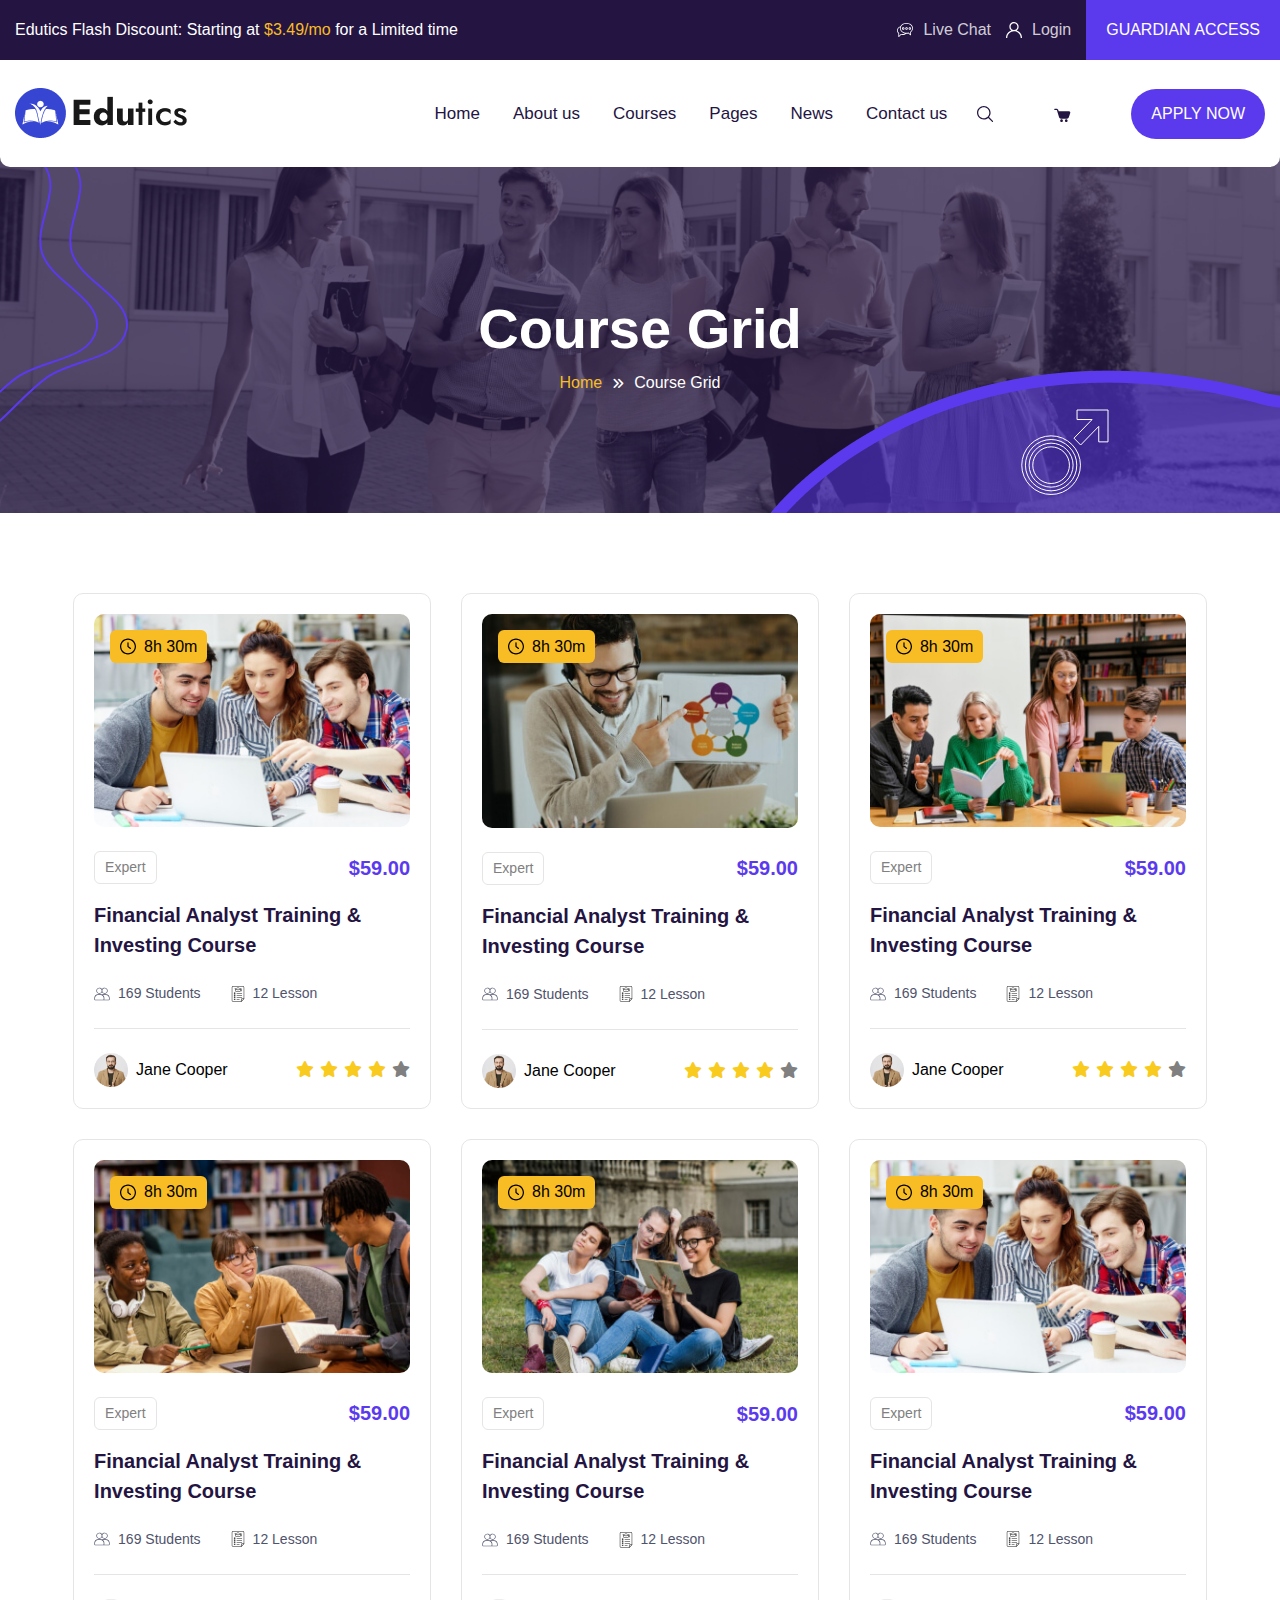
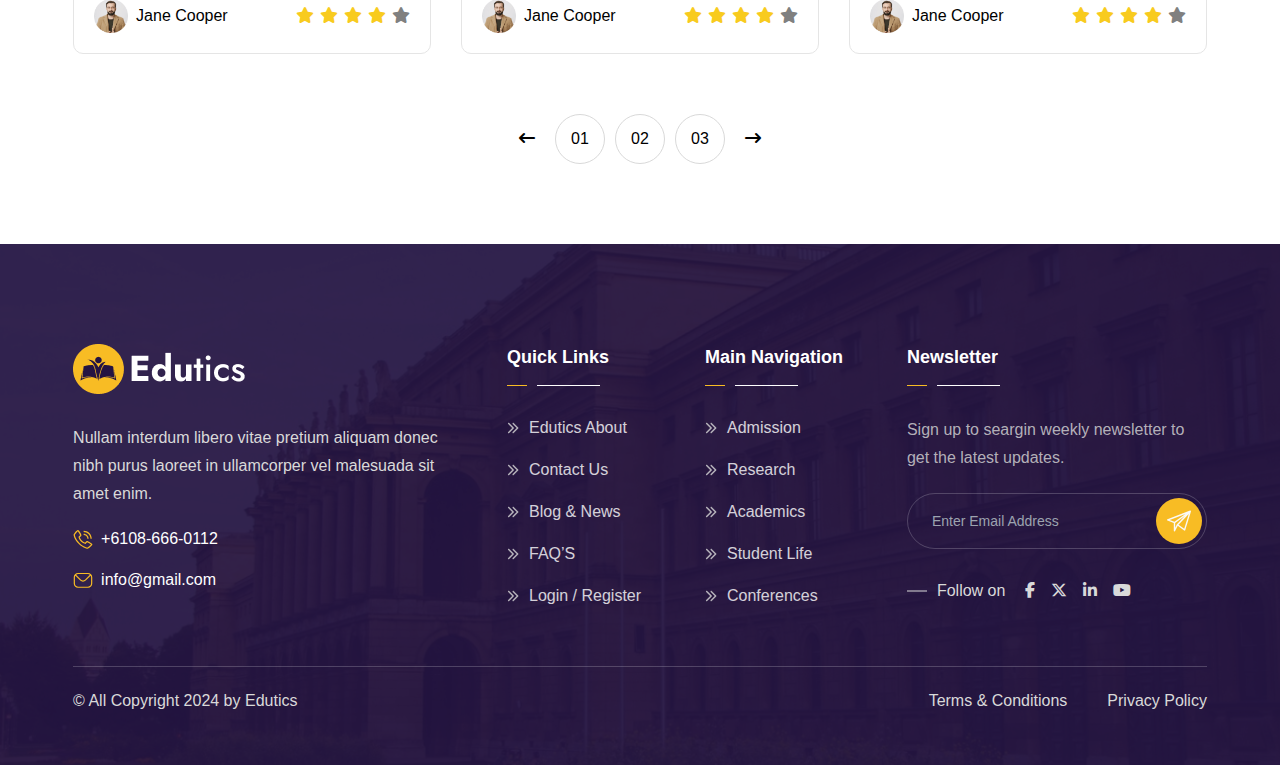
<file: course-grid.html>
<!DOCTYPE html>
<html lang="en">

<head>
    <meta charset="UTF-8">
    <meta name="viewport" content="width=device-width, initial-scale=1.0">
    <title>Edutics</title>
    <link rel="shortcut icon" href="favicon.svg" type="image/x-icon">

    <!-- plugins & libraries css -->
    <link rel="stylesheet" href="assets/vendor/swiper/swiper-bundle.min.css">
    <link rel="stylesheet" href="assets/vendor/font-awesome/all.min.css">

    <!-- tailwind css -->
    <link rel="stylesheet" href="src/output.css">

    <!-- custom css -->
    <link rel="stylesheet" href="assets/css/style.css">
</head>

<body>
    <div class="ed-overlay group">
        <div class="fixed inset-0 z-[100] group-[.active]:bg-edblue/80 duration-[400ms] pointer-events-none group-[.active]:pointer-events-auto"></div>
    </div>

    <!-- cart -->
    <div class="ed-cart-bar group">
        <div class="w-[420px] max-w-full fixed z-[100] right-0 top-0 h-full bg-white flex flex-col translate-x-[100%] duration-[400ms] group-[.active]:translate-x-0">
            <!-- heading -->
            <div class="flex items-center justify-between px-[25px] border-b border-edgray/20 pb-[23px] pt-[22px]">
                <h5 class="text-[20px]">My Cart List</h5>
                <h6>(03 Items)</h6>
            </div>

            <!-- cart items -->
            <div>
                <!-- single cart item -->
                <div class="flex items-center gap-[20px] py-[30px] px-[25px] border-b border-edgray/20">
                    <img src="assets/img/cart-item-1.jpg" alt="Cart Item Image" class="rounded-[10px] shrink-0">
                    <div class="grow">
                        <h6 class="font-medium text-[18px] text-edblue"><a href="course-details.html" class="hover:text-edpurple">Web Development</a></h6>
                        <h6 class="font-medium text-edgray">$15.00</h6>
                    </div>
                    <button class="text-[20px] text-edgray shrink-0 hover:text-edpurple">x</button>
                </div>

                <!-- single cart item -->
                <div class="flex items-center gap-[20px] py-[30px] px-[25px] border-b border-edgray/20">
                    <img src="assets/img/cart-item-2.jpg" alt="Cart Item Image" class="rounded-[10px] shrink-0">
                    <div class="grow">
                        <h6 class="font-medium text-[18px] text-edblue"><a href="course-details.html" class="hover:text-edpurple">Digital Marketing</a></h6>
                        <h6 class="font-medium text-edgray">$15.00</h6>
                    </div>
                    <button class="text-[20px] text-edgray shrink-0 hover:text-edpurple">x</button>
                </div>

                <!-- single cart item -->
                <div class="flex items-center gap-[20px] py-[30px] px-[25px] border-b border-edgray/20">
                    <img src="assets/img/cart-item-3.jpg" alt="Cart Item Image" class="rounded-[10px] shrink-0">
                    <div class="grow">
                        <h6 class="font-medium text-[18px] text-edblue"><a href="course-details.html" class="hover:text-edpurple">WordPress Development</a></h6>
                        <h6 class="font-medium text-edgray">$15.00</h6>
                    </div>
                    <button class="text-[20px] text-edgray shrink-0 hover:text-edpurple">x</button>
                </div>
            </div>

            <!-- cart bottom -->
            <div class="mt-auto px-[25px] mb-[30px]">
                <div class="flex items-center justify-between font-medium text-[18px] text-edblue mb-[33px]">
                    <span>Total</span>
                    <span>$999</span>
                </div>
                <div class="space-y-[15px]">
                    <a href="#" class="ed-btn w-full !rounded-[10px] !bg-transparent border border-edblue !text-edblue hover:!bg-edblue hover:!text-white">Proceed to checkout</a>
                    <a href="#" class="ed-btn w-full !rounded-[10px]">Proceed to checkout</a>
                </div>
            </div>
        </div>
    </div>

    <!-- search -->
    <div class="ed-search group">
        <form action="#" class="bg-white fixed z-[100] top-[50%] left-[50%] -translate-x-[50%] -translate-y-[50%] h-[100px] md:h-[70px] xxs:h-[50px] w-[1224px] max-w-[95%] flex gap-[10px] rounded-full overflow-hidden px-[40px] xxs:px-[20px] pointer-events-none opacity-0 group-[.active]:pointer-events-auto group-[.active]:opacity-100 duration-[400ms]">
            <input type="search" name="ed-search" placeholder="Search Here..." class="bg-transparent w-full focus:outline-none">
            <button class="text-[25px] md:text-[22px] xxs:text-[20px]"><i class="fa-solid fa-magnifying-glass"></i></button>
        </form>
    </div>

    <!-- sidebar -->
    <div class="ed-sidebar">
        <div class="translate-x-[100%] transition-transform ease-linear duration-300 fixed right-0 w-full max-w-[25%] xl:max-w-[30%] lg:max-w-[40%] md:max-w-[50%] sm:max-w-[60%] xxs:max-w-full bg-white h-full z-[100] overflow-auto">
            <!-- heading -->
            <div class="ed-sidebar-heading p-[20px] lg:p-[20px] border-b border-edgray/20">
                <div class="logo flex justify-between items-center">
                    <a href="index.html"><img src="assets/img/logo.png" alt="logo"></a>

                    <button type="button" class="ed-sidebar-close-btn border border-edgray/20 w-[45px] aspect-square shrink-0 text-black text-[22px] rounded-full hover:text-edpurple"><i class="fa-solid fa-xmark"></i></button>
                </div>
            </div>

            <!-- mobile menu -->
            <div class="ed-header-nav-in-mobile"></div>
        </div>
    </div>


    <!-- HEADER SECTION START -->
    <header class="absolute z-[99] top-0 inset-x-[100px] xxl:inset-x-[30px] xl:inset-x-0 bg-white rounded-bl-[10px] rounded-br-[10px]">
        <!-- top header -->
        <div class="bg-edblue flex items-center justify-between lg:justify-center lg:gap-x-[20px]">
            <!-- contacts -->
            <div class="flex items-center gap-x-[32px] xl:gap-x-[15px] gap-y-[6px] py-[18px] pl-[30px] xl:pl-[10px] lg:pl-0 lg:order-2 sm:pt-0 sm:pb-[10px] xl:hidden">
                <!-- single contact -->
                <a href="mailto:info@example.com" class="flex items-center gap-x-[10px] font-light text-white/80">
                    <span class="icon shrink-0 xl:hidden">
                        <img src="assets/img/icon/mail.svg" alt="icon">
                    </span>
                    <span>info@example.com</span>
                </a>
                <!-- single contact -->
                <a href="tel:+20866660112" class="flex items-center gap-x-[10px] font-light text-white/80">
                    <span class="icon shrink-0 xl:hidden">
                        <img src="assets/img/icon/phone.svg" alt="icon">
                    </span>
                    <span>+208-6666-0112</span>
                </a>
            </div>

            <!-- notice -->
            <p class="font-medium text-white text-[16px] xxs:text-[14px] xl:pl-[15px] lg:order-1 lg:w-full lg:my-[10px] text-center lg:text-left sm:text-center">Edutics Flash Discount: Starting at <span class="text-edyellow">$3.49/mo</span> for a Limited time</p>

            <!-- actions -->
            <div class="shrink-0 flex items-center gap-x-[30px] xl:gap-x-[15px] text-white lg:order-3 sm:hidden">
                <div class="flex gap-x-[30px] xl:gap-x-[15px]">
                    <a href="#" class="flex items-center gap-x-[10px] font-light text-white/80"><span class="icon shrink-0"><img src="assets/img/icon/chat.svg" alt="icon"></span> Live Chat</a>
                    <a href="#" class="flex items-center gap-x-[10px] font-light text-white/80"><span class="icon shrink-0"><img src="assets/img/icon/avatar.svg" alt="icon"></span> Login</a>
                </div>
                <a href="#" class="ed-btn !h-[60px] !rounded-none sm:!px-[15px]">Guardian Access</a>
            </div>
        </div>

        <!-- bottom header -->
        <div class="px-[30px] xxl:px-[15px] lg:px-[20px] py-[28px] lg:py-[18px] flex justify-between to-be-fixed">
            <div class="logo xxs:max-w-[40%]"><a href="index.html"><img src="assets/img/logo.png" alt="logo" class="logo"></a></div>

            <div class="flex lg:items-center lg:gap-[60px] xxs:gap-[30px]">
                <div class="flex items-center gap-[100px] xl:gap-[30px] lg:gap-y-0">
                    <!-- nav -->
                    <div class="ed-header-nav-container">
                        <ul class="to-go-to-sidebar-in-mobile ed-header-nav flex lg:flex-col gap-x-[43px] xl:gap-x-[33px] font-kanit text-[17px] font-normal">
                            <li class="has-sub-menu relative">
                                <a role="button">Home</a>

                                <ul class="ed-header-submenu">
                                    <li><a href="index.html">Home</a></li>
                                    <li><a href="index-2.html">Home 02</a></li>
                                </ul>
                            </li>
                            <li><a href="about.html">About us</a></li>
                            <li class="has-sub-menu relative">
                                <a role="button">Courses</a>

                                <ul class="ed-header-submenu">
                                    <li><a href="course-grid.html">Courses Grid</a></li>
                                    <li><a href="course-filter.html">Courses Filter</a></li>
                                    <li><a href="course-details.html">Course Details</a></li>
                                </ul>
                            </li>
                            <li class="has-sub-menu relative">
                                <a role="button">Pages</a>

                                <ul class="ed-header-submenu">
                                    <li><a href="teachers.html">Teachers</a></li>
                                    <li><a href="teacher-details.html">Teacher Details</a></li>
                                    <li><a href="events.html">Events</a></li>
                                    <li><a href="events-2.html">Events V.2</a></li>
                                    <li><a href="event-details.html">Event Details</a></li>
                                    <li><a href="gallery.html">Gallery</a></li>
                                    <li><a href="faq.html">FAQ</a></li>
                                    <li><a href="coming-soon.html">Coming Soon Page</a></li>
                                    <li><a href="404.html">Error 404</a></li>
                                </ul>
                            </li>
                            <li class="has-sub-menu relative">
                                <a role="button">News</a>

                                <ul class="ed-header-submenu">
                                    <li><a href="news-grid.html">News Grid</a></li>
                                    <li><a href="news-list.html">News List</a></li>
                                    <li><a href="news-details.html">News Details</a></li>
                                </ul>
                            </li>
                            <li><a href="contact.html">Contact us</a></li>
                        </ul>
                    </div>

                    <!-- right actions -->
                    <div class="flex items-center gap-x-[60px] xxs:gap-[30px]">
                        <button class="ed-search-opener-btn group">
                            <svg width="17" height="17" viewBox="0 0 17 17" fill="none" xmlns="http://www.w3.org/2000/svg">
                                <g>
                                    <path d="M15.962 15.9063L12.0216 12.0025C13.0011 10.8356 13.5911 9.33716 13.5911 7.70448C13.5911 3.992 10.5427 0.97168 6.79561 0.97168C3.04849 0.97168 0 3.992 0 7.70448C0 11.4167 3.04849 14.4368 6.79561 14.4368C8.44348 14.4368 9.95601 13.8523 11.1338 12.8819L15.0743 16.7858C15.1968 16.9072 15.3575 16.9679 15.5181 16.9679C15.6788 16.9679 15.8395 16.9072 15.9621 16.7858C16.2072 16.5429 16.2072 16.1491 15.962 15.9063ZM1.25549 7.70448C1.25549 4.67786 3.74076 2.21553 6.79561 2.21553C9.85038 2.21553 12.3356 4.67786 12.3356 7.70448C12.3356 10.7309 9.85038 13.1929 6.79561 13.1929C3.74076 13.1929 1.25549 10.7309 1.25549 7.70448Z" class="fill-edblue group-hover:fill-edpurple" />
                                </g>
                            </svg>
                        </button>
                        <button class="ed-cart-opener-btn group">
                            <svg width="17" height="17" viewBox="0 0 17 17" fill="none" xmlns="http://www.w3.org/2000/svg">
                                <g>
                                    <path d="M12.9894 13.6354H6.93871C6.06616 13.6354 5.2925 13.0682 5.05637 12.2557L3.01122 5.38995C2.93856 5.14134 2.69705 4.97072 2.42122 4.97072H0.818742C0.446713 4.97072 0.145996 4.67212 0.145996 4.30421C0.145996 3.93629 0.446713 3.6377 0.818742 3.6377H2.42122C3.29377 3.6377 4.06676 4.2049 4.30289 5.01737L4.68568 6.30374H14.9753C15.3951 6.30374 15.7934 6.50169 16.0403 6.83361C16.2852 7.16287 16.3558 7.57477 16.234 7.96402L14.8462 12.3283C14.5744 13.1161 13.8296 13.6354 12.9894 13.6354Z" class="fill-edblue group-hover:fill-edpurple" />
                                    <path d="M7.54617 16.9687C6.80414 16.9687 6.20068 16.3707 6.20068 15.6353C6.20068 14.9 6.80414 14.302 7.54617 14.302C8.28821 14.302 8.89167 14.9 8.89167 15.6353C8.89167 16.3707 8.28821 16.9687 7.54617 16.9687Z" class="fill-edblue group-hover:fill-edpurple" />
                                    <path d="M12.2556 16.9687C11.5136 16.9687 10.9102 16.3707 10.9102 15.6353C10.9102 14.9 11.5136 14.302 12.2556 14.302C12.9977 14.302 13.6011 14.9 13.6011 15.6353C13.6011 16.3707 12.9977 16.9687 12.2556 16.9687Z" class="fill-edblue group-hover:fill-edpurple" />
                                </g>
                            </svg>
                        </button>
                        <a href="contact.html" class="ed-btn to-go-to-sidebar-in-mobile lg:m-[20px]">apply now</a>
                    </div>
                </div>

                <!-- mobile menu button -->
                <button type="button" class="ed-mobile-menu-open-btn hidden lg:inline-block text-edblue text-[18px]"><i class="fa-solid fa-bars"></i></button>
            </div>
        </div>
    </header>
    <!-- HEADER SECTION END -->


    <main>
        <!-- BREADCRUMB SECTION START -->
        <section class="pt-[327px] xl:pt-[287px] lg:pt-[237px] sm:pt-[200px] xxs:pt-[180px] pb-[158px] xl:pb-[118px] lg:pb-[98px] sm:pb-[68px] xs:pb-[48px] text-center bg-[url('../assets/img/breadcrumb-bg.jpg')] bg-no-repeat bg-cover bg-center relative z-[1] overflow-hidden before:absolute before:-z-[1] before:inset-0 before:bg-edblue/70 before:pointer-events-none">
            <div class="mx-[19.71%] xxxl:mx-[14.71%] xxl:mx-[9.71%] xl:mx-[5.71%] md:mx-[12px]">
                <h1 class="font-semibold text-[clamp(35px,6vw,56px)] text-white">Course Grid</h1>
                <ul class="flex items-center justify-center gap-[10px] text-white">
                    <li><a href="index.html" class="text-edyellow">Home</a></li>
                    <li><span class="text-[12px]"><i class="fa-solid fa-angle-double-right"></i></span></li>
                    <li>Course Grid</li>
                </ul>
            </div>

            <div class="vectors">
                <img src="assets/img/breadcrumb-vector-1.svg" alt="vector" class="absolute -z-[1] pointer-events-none bottom-[34px] left-0 xl:left-auto xl:right-[90%]">
                <img src="assets/img/breadcrumb-vector-2.svg" alt="vector" class="absolute -z-[1] pointer-events-none bottom-0 right-0 xl:right-auto xl:left-[60%]">
            </div>
        </section>
        <!-- BREADCRUMB SECTION END -->


        <!-- COURSE GRID SECTION START -->
        <div class="py-[120px] xl:py-[80px] md:py-[60px]">
            <div class="mx-[19.71%] xxxl:mx-[14.71%] xxl:mx-[9.71%] xl:mx-[5.71%] md:mx-[12px]">
                <div class="grid grid-cols-3 md:grid-cols-2 xxs:grid-cols-1 gap-[30px] lg:gap-[20px]">
                    <!-- single course card -->
                    <div class="ed-2-single-course mix personal-skill border border-[#e5e5e5] rounded-[10px] p-[20px] group">
                        <!-- course image  -->
                        <div class="relative overflow-hidden rounded-[10px] mb-[24px]">
                            <img src="assets/img/course-1.jpg" alt="Course Image" class="aspect-[330/223] w-full object-cover group-hover:scale-110">
                            <span class="absolute bg-edyellow px-[10px] h-[33px] flex gap-[8px] items-center top-[16px] left-[16px] rounded-[6px]">
                                <span class="icon"><img src="assets/img/icon/clock.svg" alt="icon"></span>
                                <span class="txt">8h 30m</span>
                            </span>
                        </div>

                        <!-- course infos -->
                        <div class="flex justify-between items-center mb-[16px]">
                            <span class="inline-flex items-center justify-center border border-[#e5e5e5] px-[10px] h-[33px] rounded-[6px] font-medium text-[#808080] text-[14px]">Expert</span>
                            <span class="text-edpurple font-semibold text-[20px]">$59.00</span>
                        </div>

                        <!-- course title -->
                        <h5 class="font-semibold text-[20px] text-edblue mb-[23px]"><a href="course-details.html" class="hover:text-edpurple">Financial Analyst Training & Investing Course</a></h5>

                        <!-- course stats -->
                        <div class="flex flex-wrap items-center gap-x-[30px] gap-y-[10px]">
                            <div class="flex items-center gap-[8px] text-[14px] text-edgray">
                                <span class="icon"><img src="assets/img/icon/user-group.svg" alt="icon"></span>
                                <span class="txt">169 Students</span>
                            </div>

                            <div class="flex items-center gap-[8px] text-[14px] text-edgray">
                                <span class="icon"><img src="assets/img/icon/lesson.svg" alt="icon"></span>
                                <span class="txt">12 Lesson</span>
                            </div>
                        </div>

                        <!-- course footer -->
                        <div class="flex flex-wrap gap-x-[20px] gap-y-[15px] justify-between items-center border-t border-[#E5E5E5] pt-[24px] mt-[24px]">
                            <!-- course author -->
                            <div class="flex items-center gap-[8px]">
                                <img src="assets/img/user.png" alt="Course Author Image" class="w-[34px] aspect-square object-cover">
                                <a href="teacher-details.html" class="hover:text-edpurple">Jane Cooper</a>
                            </div>

                            <!-- course rating -->
                            <div class="flex gap-[6px]">
                                <span class="text-[#F8CB1E]"><i class="fa-solid fa-star"></i></span>
                                <span class="text-[#F8CB1E]"><i class="fa-solid fa-star"></i></span>
                                <span class="text-[#F8CB1E]"><i class="fa-solid fa-star"></i></span>
                                <span class="text-[#F8CB1E]"><i class="fa-solid fa-star"></i></span>
                                <span class="text-[#808080]"><i class="fa-solid fa-star"></i></span>
                            </div>
                        </div>
                    </div>

                    <!-- single course card -->
                    <div class="ed-2-single-course mix personal-skill border border-[#e5e5e5] rounded-[10px] p-[20px] group">
                        <!-- course image  -->
                        <div class="relative overflow-hidden rounded-[10px] mb-[24px]">
                            <img src="assets/img/course-2.jpg" alt="Course Image" class="aspect-[330/223] w-full object-cover group-hover:scale-110">
                            <span class="absolute bg-edyellow px-[10px] h-[33px] flex gap-[8px] items-center top-[16px] left-[16px] rounded-[6px]">
                                <span class="icon"><img src="assets/img/icon/clock.svg" alt="icon"></span>
                                <span class="txt">8h 30m</span>
                            </span>
                        </div>

                        <!-- course infos -->
                        <div class="flex justify-between items-center mb-[16px]">
                            <span class="inline-flex items-center justify-center border border-[#e5e5e5] px-[10px] h-[33px] rounded-[6px] font-medium text-[#808080] text-[14px]">Expert</span>
                            <span class="text-edpurple font-semibold text-[20px]">$59.00</span>
                        </div>

                        <!-- course title -->
                        <h5 class="font-semibold text-[20px] text-edblue mb-[23px]"><a href="course-details.html" class="hover:text-edpurple">Financial Analyst Training & Investing Course</a></h5>

                        <!-- course stats -->
                        <div class="flex flex-wrap items-center gap-x-[30px] gap-y-[10px]">
                            <div class="flex items-center gap-[8px] text-[14px] text-edgray">
                                <span class="icon"><img src="assets/img/icon/user-group.svg" alt="icon"></span>
                                <span class="txt">169 Students</span>
                            </div>

                            <div class="flex items-center gap-[8px] text-[14px] text-edgray">
                                <span class="icon"><img src="assets/img/icon/lesson.svg" alt="icon"></span>
                                <span class="txt">12 Lesson</span>
                            </div>
                        </div>

                        <!-- course footer -->
                        <div class="flex flex-wrap gap-x-[20px] gap-y-[15px] justify-between items-center border-t border-[#E5E5E5] pt-[24px] mt-[24px]">
                            <!-- course author -->
                            <div class="flex items-center gap-[8px]">
                                <img src="assets/img/user.png" alt="Course Author Image" class="w-[34px] aspect-square object-cover">
                                <a href="teacher-details.html" class="hover:text-edpurple">Jane Cooper</a>
                            </div>

                            <!-- course rating -->
                            <div class="flex gap-[6px]">
                                <span class="text-[#F8CB1E]"><i class="fa-solid fa-star"></i></span>
                                <span class="text-[#F8CB1E]"><i class="fa-solid fa-star"></i></span>
                                <span class="text-[#F8CB1E]"><i class="fa-solid fa-star"></i></span>
                                <span class="text-[#F8CB1E]"><i class="fa-solid fa-star"></i></span>
                                <span class="text-[#808080]"><i class="fa-solid fa-star"></i></span>
                            </div>
                        </div>
                    </div>

                    <!-- single course card -->
                    <div class="ed-2-single-course mix personal-skill border border-[#e5e5e5] rounded-[10px] p-[20px] group">
                        <!-- course image  -->
                        <div class="relative overflow-hidden rounded-[10px] mb-[24px]">
                            <img src="assets/img/course-3.jpg" alt="Course Image" class="aspect-[330/223] w-full object-cover group-hover:scale-110">
                            <span class="absolute bg-edyellow px-[10px] h-[33px] flex gap-[8px] items-center top-[16px] left-[16px] rounded-[6px]">
                                <span class="icon"><img src="assets/img/icon/clock.svg" alt="icon"></span>
                                <span class="txt">8h 30m</span>
                            </span>
                        </div>

                        <!-- course infos -->
                        <div class="flex justify-between items-center mb-[16px]">
                            <span class="inline-flex items-center justify-center border border-[#e5e5e5] px-[10px] h-[33px] rounded-[6px] font-medium text-[#808080] text-[14px]">Expert</span>
                            <span class="text-edpurple font-semibold text-[20px]">$59.00</span>
                        </div>

                        <!-- course title -->
                        <h5 class="font-semibold text-[20px] text-edblue mb-[23px]"><a href="course-details.html" class="hover:text-edpurple">Financial Analyst Training & Investing Course</a></h5>

                        <!-- course stats -->
                        <div class="flex flex-wrap items-center gap-x-[30px] gap-y-[10px]">
                            <div class="flex items-center gap-[8px] text-[14px] text-edgray">
                                <span class="icon"><img src="assets/img/icon/user-group.svg" alt="icon"></span>
                                <span class="txt">169 Students</span>
                            </div>

                            <div class="flex items-center gap-[8px] text-[14px] text-edgray">
                                <span class="icon"><img src="assets/img/icon/lesson.svg" alt="icon"></span>
                                <span class="txt">12 Lesson</span>
                            </div>
                        </div>

                        <!-- course footer -->
                        <div class="flex flex-wrap gap-x-[20px] gap-y-[15px] justify-between items-center border-t border-[#E5E5E5] pt-[24px] mt-[24px]">
                            <!-- course author -->
                            <div class="flex items-center gap-[8px]">
                                <img src="assets/img/user.png" alt="Course Author Image" class="w-[34px] aspect-square object-cover">
                                <a href="teacher-details.html" class="hover:text-edpurple">Jane Cooper</a>
                            </div>

                            <!-- course rating -->
                            <div class="flex gap-[6px]">
                                <span class="text-[#F8CB1E]"><i class="fa-solid fa-star"></i></span>
                                <span class="text-[#F8CB1E]"><i class="fa-solid fa-star"></i></span>
                                <span class="text-[#F8CB1E]"><i class="fa-solid fa-star"></i></span>
                                <span class="text-[#F8CB1E]"><i class="fa-solid fa-star"></i></span>
                                <span class="text-[#808080]"><i class="fa-solid fa-star"></i></span>
                            </div>
                        </div>
                    </div>

                    <!-- single course card -->
                    <div class="ed-2-single-course mix personal-skill border border-[#e5e5e5] rounded-[10px] p-[20px] group">
                        <!-- course image  -->
                        <div class="relative overflow-hidden rounded-[10px] mb-[24px]">
                            <img src="assets/img/course-4.jpg" alt="Course Image" class="aspect-[330/223] w-full object-cover group-hover:scale-110">
                            <span class="absolute bg-edyellow px-[10px] h-[33px] flex gap-[8px] items-center top-[16px] left-[16px] rounded-[6px]">
                                <span class="icon"><img src="assets/img/icon/clock.svg" alt="icon"></span>
                                <span class="txt">8h 30m</span>
                            </span>
                        </div>

                        <!-- course infos -->
                        <div class="flex justify-between items-center mb-[16px]">
                            <span class="inline-flex items-center justify-center border border-[#e5e5e5] px-[10px] h-[33px] rounded-[6px] font-medium text-[#808080] text-[14px]">Expert</span>
                            <span class="text-edpurple font-semibold text-[20px]">$59.00</span>
                        </div>

                        <!-- course title -->
                        <h5 class="font-semibold text-[20px] text-edblue mb-[23px]"><a href="course-details.html" class="hover:text-edpurple">Financial Analyst Training & Investing Course</a></h5>

                        <!-- course stats -->
                        <div class="flex flex-wrap items-center gap-x-[30px] gap-y-[10px]">
                            <div class="flex items-center gap-[8px] text-[14px] text-edgray">
                                <span class="icon"><img src="assets/img/icon/user-group.svg" alt="icon"></span>
                                <span class="txt">169 Students</span>
                            </div>

                            <div class="flex items-center gap-[8px] text-[14px] text-edgray">
                                <span class="icon"><img src="assets/img/icon/lesson.svg" alt="icon"></span>
                                <span class="txt">12 Lesson</span>
                            </div>
                        </div>

                        <!-- course footer -->
                        <div class="flex flex-wrap gap-x-[20px] gap-y-[15px] justify-between items-center border-t border-[#E5E5E5] pt-[24px] mt-[24px]">
                            <!-- course author -->
                            <div class="flex items-center gap-[8px]">
                                <img src="assets/img/user.png" alt="Course Author Image" class="w-[34px] aspect-square object-cover">
                                <a href="teacher-details.html" class="hover:text-edpurple">Jane Cooper</a>
                            </div>

                            <!-- course rating -->
                            <div class="flex gap-[6px]">
                                <span class="text-[#F8CB1E]"><i class="fa-solid fa-star"></i></span>
                                <span class="text-[#F8CB1E]"><i class="fa-solid fa-star"></i></span>
                                <span class="text-[#F8CB1E]"><i class="fa-solid fa-star"></i></span>
                                <span class="text-[#F8CB1E]"><i class="fa-solid fa-star"></i></span>
                                <span class="text-[#808080]"><i class="fa-solid fa-star"></i></span>
                            </div>
                        </div>
                    </div>

                    <!-- single course card -->
                    <div class="ed-2-single-course mix personal-skill border border-[#e5e5e5] rounded-[10px] p-[20px] group">
                        <!-- course image  -->
                        <div class="relative overflow-hidden rounded-[10px] mb-[24px]">
                            <img src="assets/img/course-5.jpg" alt="Course Image" class="aspect-[330/223] w-full object-cover group-hover:scale-110">
                            <span class="absolute bg-edyellow px-[10px] h-[33px] flex gap-[8px] items-center top-[16px] left-[16px] rounded-[6px]">
                                <span class="icon"><img src="assets/img/icon/clock.svg" alt="icon"></span>
                                <span class="txt">8h 30m</span>
                            </span>
                        </div>

                        <!-- course infos -->
                        <div class="flex justify-between items-center mb-[16px]">
                            <span class="inline-flex items-center justify-center border border-[#e5e5e5] px-[10px] h-[33px] rounded-[6px] font-medium text-[#808080] text-[14px]">Expert</span>
                            <span class="text-edpurple font-semibold text-[20px]">$59.00</span>
                        </div>

                        <!-- course title -->
                        <h5 class="font-semibold text-[20px] text-edblue mb-[23px]"><a href="course-details.html" class="hover:text-edpurple">Financial Analyst Training & Investing Course</a></h5>

                        <!-- course stats -->
                        <div class="flex flex-wrap items-center gap-x-[30px] gap-y-[10px]">
                            <div class="flex items-center gap-[8px] text-[14px] text-edgray">
                                <span class="icon"><img src="assets/img/icon/user-group.svg" alt="icon"></span>
                                <span class="txt">169 Students</span>
                            </div>

                            <div class="flex items-center gap-[8px] text-[14px] text-edgray">
                                <span class="icon"><img src="assets/img/icon/lesson.svg" alt="icon"></span>
                                <span class="txt">12 Lesson</span>
                            </div>
                        </div>

                        <!-- course footer -->
                        <div class="flex flex-wrap gap-x-[20px] gap-y-[15px] justify-between items-center border-t border-[#E5E5E5] pt-[24px] mt-[24px]">
                            <!-- course author -->
                            <div class="flex items-center gap-[8px]">
                                <img src="assets/img/user.png" alt="Course Author Image" class="w-[34px] aspect-square object-cover">
                                <a href="teacher-details.html" class="hover:text-edpurple">Jane Cooper</a>
                            </div>

                            <!-- course rating -->
                            <div class="flex gap-[6px]">
                                <span class="text-[#F8CB1E]"><i class="fa-solid fa-star"></i></span>
                                <span class="text-[#F8CB1E]"><i class="fa-solid fa-star"></i></span>
                                <span class="text-[#F8CB1E]"><i class="fa-solid fa-star"></i></span>
                                <span class="text-[#F8CB1E]"><i class="fa-solid fa-star"></i></span>
                                <span class="text-[#808080]"><i class="fa-solid fa-star"></i></span>
                            </div>
                        </div>
                    </div>

                    <!-- single course card -->
                    <div class="ed-2-single-course mix personal-skill border border-[#e5e5e5] rounded-[10px] p-[20px] group">
                        <!-- course image  -->
                        <div class="relative overflow-hidden rounded-[10px] mb-[24px]">
                            <img src="assets/img/course-1.jpg" alt="Course Image" class="aspect-[330/223] w-full object-cover group-hover:scale-110">
                            <span class="absolute bg-edyellow px-[10px] h-[33px] flex gap-[8px] items-center top-[16px] left-[16px] rounded-[6px]">
                                <span class="icon"><img src="assets/img/icon/clock.svg" alt="icon"></span>
                                <span class="txt">8h 30m</span>
                            </span>
                        </div>

                        <!-- course infos -->
                        <div class="flex justify-between items-center mb-[16px]">
                            <span class="inline-flex items-center justify-center border border-[#e5e5e5] px-[10px] h-[33px] rounded-[6px] font-medium text-[#808080] text-[14px]">Expert</span>
                            <span class="text-edpurple font-semibold text-[20px]">$59.00</span>
                        </div>

                        <!-- course title -->
                        <h5 class="font-semibold text-[20px] text-edblue mb-[23px]"><a href="course-details.html" class="hover:text-edpurple">Financial Analyst Training & Investing Course</a></h5>

                        <!-- course stats -->
                        <div class="flex flex-wrap items-center gap-x-[30px] gap-y-[10px]">
                            <div class="flex items-center gap-[8px] text-[14px] text-edgray">
                                <span class="icon"><img src="assets/img/icon/user-group.svg" alt="icon"></span>
                                <span class="txt">169 Students</span>
                            </div>

                            <div class="flex items-center gap-[8px] text-[14px] text-edgray">
                                <span class="icon"><img src="assets/img/icon/lesson.svg" alt="icon"></span>
                                <span class="txt">12 Lesson</span>
                            </div>
                        </div>

                        <!-- course footer -->
                        <div class="flex flex-wrap gap-x-[20px] gap-y-[15px] justify-between items-center border-t border-[#E5E5E5] pt-[24px] mt-[24px]">
                            <!-- course author -->
                            <div class="flex items-center gap-[8px]">
                                <img src="assets/img/user.png" alt="Course Author Image" class="w-[34px] aspect-square object-cover">
                                <a href="teacher-details.html" class="hover:text-edpurple">Jane Cooper</a>
                            </div>

                            <!-- course rating -->
                            <div class="flex gap-[6px]">
                                <span class="text-[#F8CB1E]"><i class="fa-solid fa-star"></i></span>
                                <span class="text-[#F8CB1E]"><i class="fa-solid fa-star"></i></span>
                                <span class="text-[#F8CB1E]"><i class="fa-solid fa-star"></i></span>
                                <span class="text-[#F8CB1E]"><i class="fa-solid fa-star"></i></span>
                                <span class="text-[#808080]"><i class="fa-solid fa-star"></i></span>
                            </div>
                        </div>
                    </div>
                </div>

                <!-- pagination -->
                <div class="flex items-center gap-[20px] pt-[60px] justify-center text-[16px]">
                    <a href="#" class="hover:text-edpurple"><i class="fa-solid fa-arrow-left-long"></i></a>
                    <div class="ed-pagination flex gap-[10px] items-center">
                        <a href="#" class="border border-[#d9d9d9] rounded-full w-[50px] h-[50px] flex items-center justify-center text-etBlack hover:bg-edpurple hover:border-edpurple hover:text-white active">01</a>
                        <a href="#" class="border border-[#d9d9d9] rounded-full w-[50px] h-[50px] flex items-center justify-center text-etBlack hover:bg-edpurple hover:border-edpurple hover:text-white">02</a>
                        <a href="#" class="border border-[#d9d9d9] rounded-full w-[50px] h-[50px] flex items-center justify-center text-etBlack hover:bg-edpurple hover:border-edpurple hover:text-white">03</a>
                    </div>
                    <a href="#" class="hover:text-edpurple"><i class="fa-solid fa-arrow-right-long"></i></a>
                </div>
            </div>
        </div>
        <!-- COURSE GRID SECTION END -->
    </main>


    <!-- FOOTER SECTION START -->
    <footer class="bg-edblue relative z-[1] before:absolute before:inset-0 before:-z-[1] before:bg-[url('../assets/img/footer-bg.jpg')] before:opacity-[7%] before:bg-no-repeat before:bg-cover before:bg-center text-white">
        <div class="mx-[19.71%] xxxl:mx-[14.71%] xxl:mx-[9.71%] xl:mx-[5.71%] md:mx-[12px]">
            <!-- footer top -->
            <div class="flex flex-wrap justify-between gap-[35px] pt-[100px] pb-[58px] border-b border-white/20">
                <!-- footer about -->
                <div class="max-w-[370px] xxs:max-w-full">
                    <a href="index.html" class="inline-block mb-[23px]"><img src="assets/img/logo-light.png" alt="logo"></a>
                    <p class="text-[#D9D9D9] mb-[19px]">Nullam interdum libero vitae pretium aliquam donec nibh purus laoreet in ullamcorper vel malesuada sit amet enim.</p>

                    <ul class="space-y-[17px]">
                        <li class="flex items-center gap-[8px]">
                            <span class="icon"><img src="assets/img/call-icon-yellow.svg" alt="icon"></span>
                            <a href="tel:+6108-666-0112" class="hover:text-edyellow">+6108-666-0112</a>
                        </li>

                        <li class="flex items-center gap-[8px]">
                            <span class="icon"><img src="assets/img/message-yellow.svg" alt="icon"></span>
                            <a href="mailto:info@gmail.com" class="hover:text-edyellow">info@gmail.com</a>
                        </li>
                    </ul>
                </div>

                <!-- footer widget -->
                <div>
                    <h6 class="font-semibold text-[18px] pb-[15px] mb-[30px] relative before:absolute before:bottom-0 before:left-0 before:h-[1.5px] before:w-[20px] before:bg-edyellow after:absolute after:bottom-0 after:left-[30px] after:h-[1.5px] after:w-[63px] after:bg-white">Quick Links</h6>

                    <div class="space-y-[18px]">
                        <a href="#" class="flex items-center gap-[10px] opacity-80 hover:text-edyellow"><span class="icon"><img src="assets/img/double-arrow.svg" alt="icon"></span> Edutics About</a>
                        <a href="#" class="flex items-center gap-[10px] opacity-80 hover:text-edyellow"><span class="icon"><img src="assets/img/double-arrow.svg" alt="icon"></span> Contact Us</a>
                        <a href="#" class="flex items-center gap-[10px] opacity-80 hover:text-edyellow"><span class="icon"><img src="assets/img/double-arrow.svg" alt="icon"></span> Blog & News</a>
                        <a href="#" class="flex items-center gap-[10px] opacity-80 hover:text-edyellow"><span class="icon"><img src="assets/img/double-arrow.svg" alt="icon"></span> FAQ’S</a>
                        <a href="#" class="flex items-center gap-[10px] opacity-80 hover:text-edyellow"><span class="icon"><img src="assets/img/double-arrow.svg" alt="icon"></span> Login / Register</a>
                    </div>
                </div>

                <!-- footer widget -->
                <div>
                    <h6 class="font-semibold text-[18px] pb-[15px] mb-[30px] relative before:absolute before:bottom-0 before:left-0 before:h-[1.5px] before:w-[20px] before:bg-edyellow after:absolute after:bottom-0 after:left-[30px] after:h-[1.5px] after:w-[63px] after:bg-white">Main Navigation</h6>

                    <div class="space-y-[18px]">
                        <a href="#" class="flex items-center gap-[10px] opacity-80 hover:text-edyellow"><span class="icon"><img src="assets/img/double-arrow.svg" alt="icon"></span> Admission</a>
                        <a href="#" class="flex items-center gap-[10px] opacity-80 hover:text-edyellow"><span class="icon"><img src="assets/img/double-arrow.svg" alt="icon"></span> Research</a>
                        <a href="#" class="flex items-center gap-[10px] opacity-80 hover:text-edyellow"><span class="icon"><img src="assets/img/double-arrow.svg" alt="icon"></span> Academics</a>
                        <a href="#" class="flex items-center gap-[10px] opacity-80 hover:text-edyellow"><span class="icon"><img src="assets/img/double-arrow.svg" alt="icon"></span> Student Life</a>
                        <a href="#" class="flex items-center gap-[10px] opacity-80 hover:text-edyellow"><span class="icon"><img src="assets/img/double-arrow.svg" alt="icon"></span> Conferences</a>
                    </div>
                </div>

                <!-- footer widget -->
                <div class="max-w-[300px]">
                    <h6 class="font-semibold text-[18px] pb-[15px] mb-[30px] relative before:absolute before:bottom-0 before:left-0 before:h-[1.5px] before:w-[20px] before:bg-edyellow after:absolute after:bottom-0 after:left-[30px] after:h-[1.5px] after:w-[63px] after:bg-white">Newsletter</h6>

                    <div>
                        <p class="text-[#d9d9d9]/80 mb-[21px]">Sign up to seargin weekly newsletter to get the latest updates.</p>

                        <!-- newsltr form -->
                        <form class="border border-white/20 rounded-full flex h-[56px] p-[4px]">
                            <input type="email" name="email" placeholder="Enter Email Address" class="text-[14px] bg-transparent w-full rounded-full focus:outline-none px-[20px]">
                            <button class="bg-edyellow rounded-full aspect-square flex items-center justify-center hover:bg-edpurple"><img src="assets/img/icon/submit-icon.svg" alt="icon"></button>
                        </form>

                        <!-- social links -->
                        <div class="flex gap-[20px] mt-[30px]">
                            <span class="pl-[30px] font-medium text-[#d9d9d9] relative before:absolute before:left-0 before:top-[50%] before:-translate-y-[50%] before:h-[1px] before:w-[20px] before:bg-[#d9d9d9]">Follow on</span>
                            <span class="inline-flex gap-[16px] text-[#d9d9d9]">
                                <a href="#" class="hover:text-edyellow"><i class="fa-brands fa-facebook-f"></i></a>
                                <a href="#" class="hover:text-edyellow"><i class="fa-brands fa-x-twitter"></i></a>
                                <a href="#" class="hover:text-edyellow"><i class="fa-brands fa-linkedin-in"></i></a>
                                <a href="#" class="hover:text-edyellow"><i class="fa-brands fa-youtube"></i></a>
                            </span>
                        </div>
                    </div>
                </div>
            </div>

            <!-- footer bottom -->
            <div class="flex flex-wrap items-center justify-between gap-[15px] pt-[20px] pb-[50px] text-[#d9d9d9]">
                <p>&copy; All Copyright 2024 by Edutics</p>

                <div class="flex flex-wrap gap-[40px] xxs:gap-[15px]">
                    <a href="#" class="hover:text-edyellow">Terms & Conditions</a>
                    <a href="#" class="hover:text-edyellow">Privacy Policy</a>
                </div>
            </div>
        </div>
    </footer>
    <!-- FOOTER SECTION END -->

    <!-- js -->
    <script src="assets/vendor/swiper/swiper-bundle.min.js"></script>
    <script src="assets/vendor/fslightbox/fslightbox.js"></script>

    <script src="assets/js/main.js"></script>
    <script src="assets/js/accordion.js"></script>
    <script src="assets/js/progress-bar.js"></script>
</body>

</html>
</file>
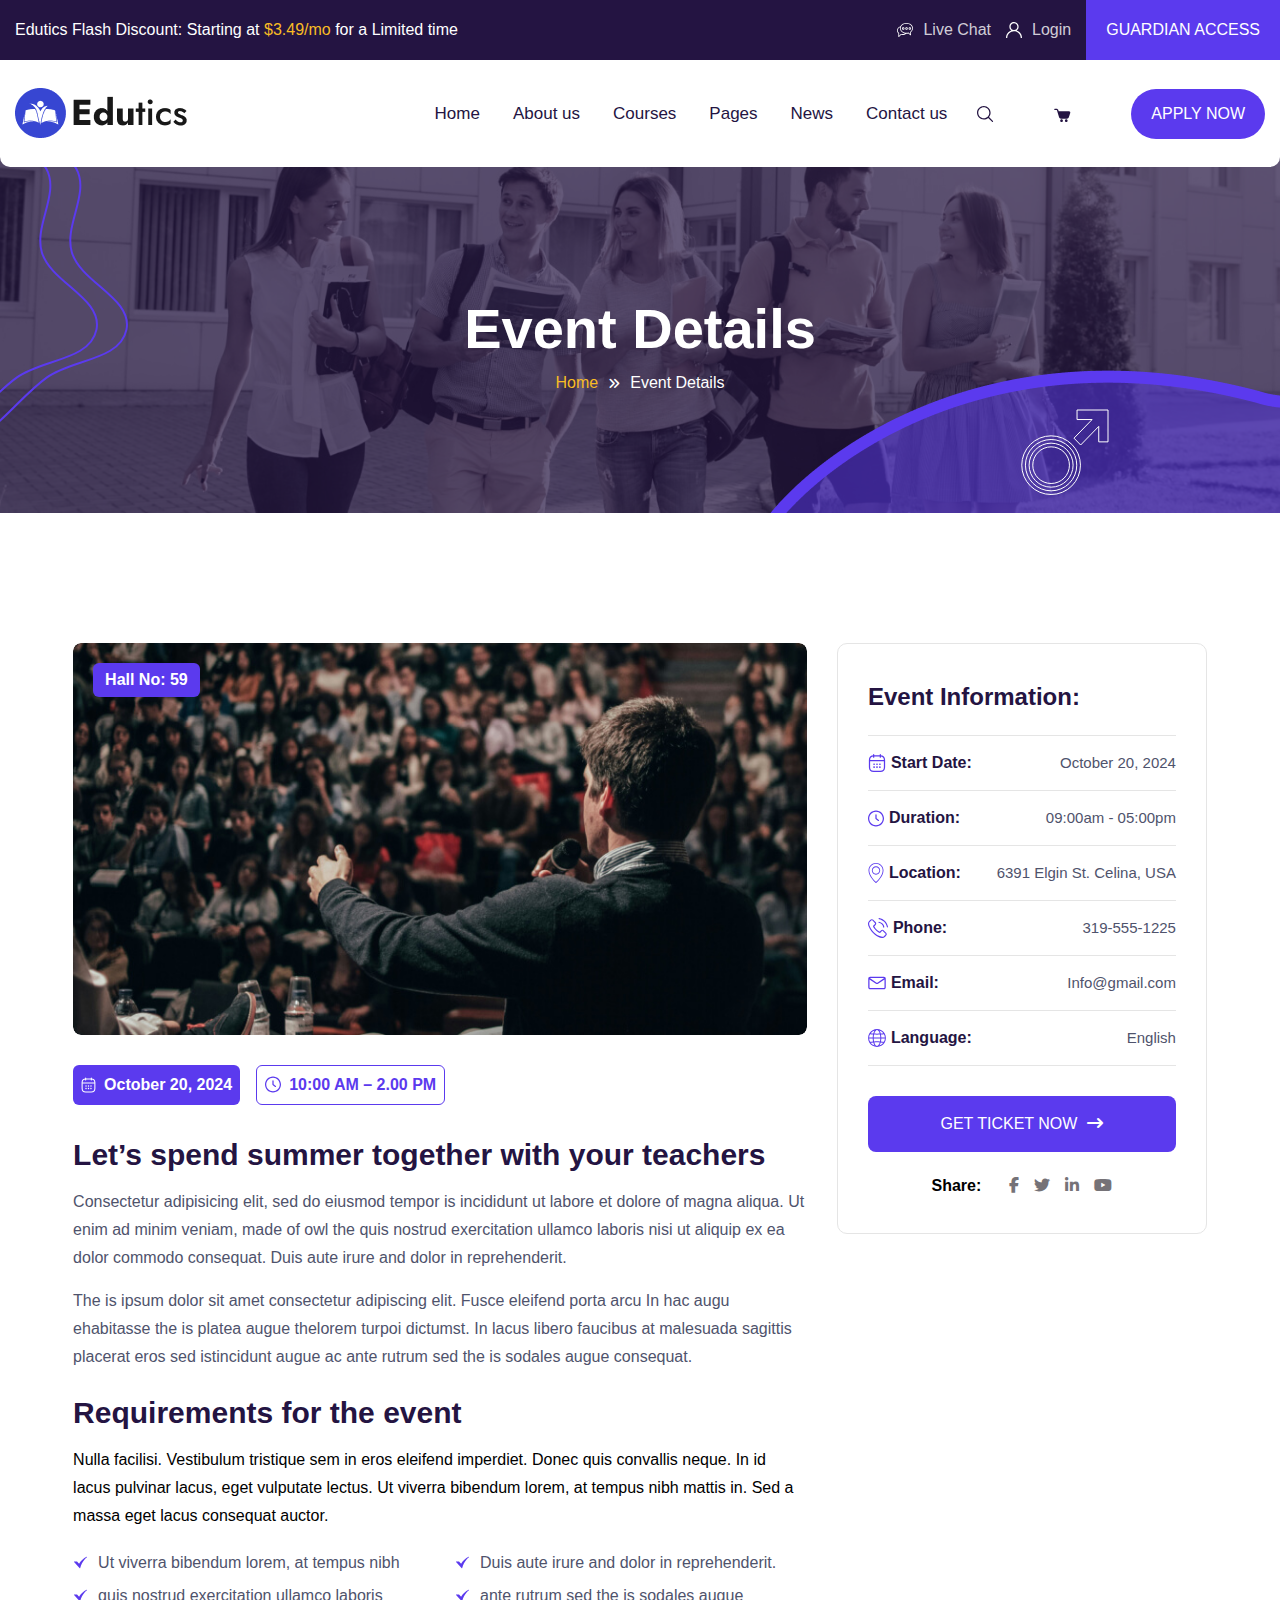
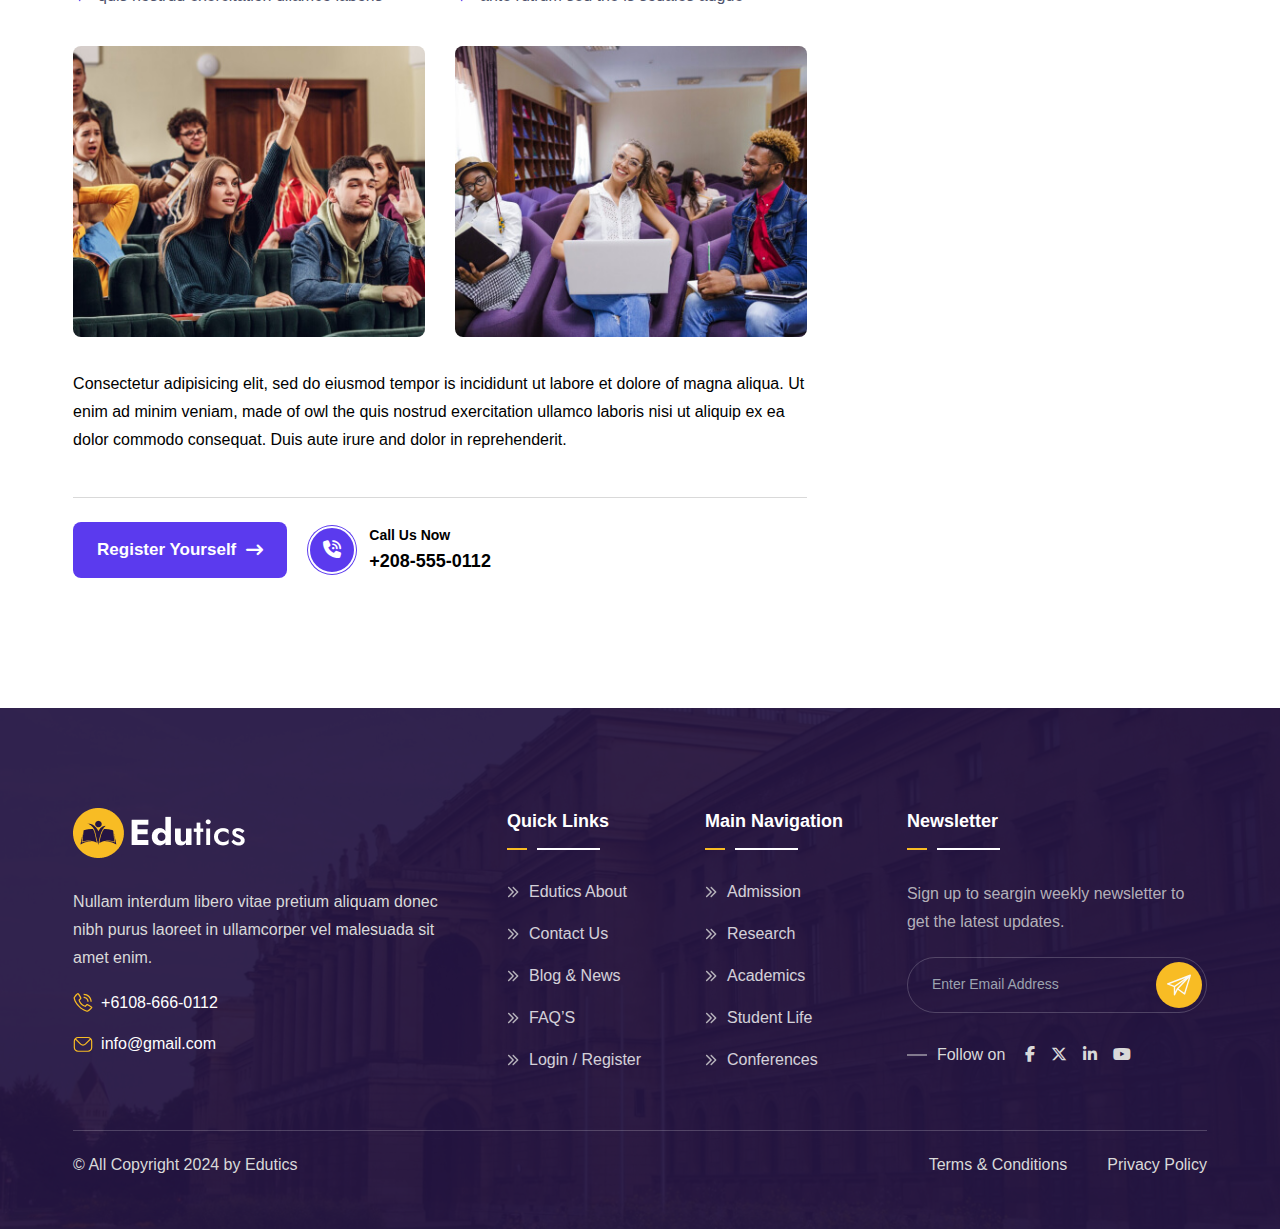
<file: event-details.html>
<!DOCTYPE html>
<html lang="en">

<head>
    <meta charset="UTF-8">
    <meta name="viewport" content="width=device-width, initial-scale=1.0">
    <title>Edutics</title>
    <link rel="shortcut icon" href="favicon.svg" type="image/x-icon">

    <!-- plugins & libraries css -->
    <link rel="stylesheet" href="assets/vendor/swiper/swiper-bundle.min.css">
    <link rel="stylesheet" href="assets/vendor/font-awesome/all.min.css">

    <!-- tailwind css -->
    <link rel="stylesheet" href="src/output.css">

    <!-- custom css -->
    <link rel="stylesheet" href="assets/css/style.css">
</head>

<body>
    <div class="ed-overlay group">
        <div class="fixed inset-0 z-[100] group-[.active]:bg-edblue/80 duration-[400ms] pointer-events-none group-[.active]:pointer-events-auto"></div>
    </div>

    <!-- cart -->
    <div class="ed-cart-bar group">
        <div class="w-[420px] max-w-full fixed z-[100] right-0 top-0 h-full bg-white flex flex-col translate-x-[100%] duration-[400ms] group-[.active]:translate-x-0">
            <!-- heading -->
            <div class="flex items-center justify-between px-[25px] border-b border-edgray/20 pb-[23px] pt-[22px]">
                <h5 class="text-[20px]">My Cart List</h5>
                <h6>(03 Items)</h6>
            </div>

            <!-- cart items -->
            <div>
                <!-- single cart item -->
                <div class="flex items-center gap-[20px] py-[30px] px-[25px] border-b border-edgray/20">
                    <img src="assets/img/cart-item-1.jpg" alt="Cart Item Image" class="rounded-[10px] shrink-0">
                    <div class="grow">
                        <h6 class="font-medium text-[18px] text-edblue"><a href="course-details.html" class="hover:text-edpurple">Web Development</a></h6>
                        <h6 class="font-medium text-edgray">$15.00</h6>
                    </div>
                    <button class="text-[20px] text-edgray shrink-0 hover:text-edpurple">x</button>
                </div>

                <!-- single cart item -->
                <div class="flex items-center gap-[20px] py-[30px] px-[25px] border-b border-edgray/20">
                    <img src="assets/img/cart-item-2.jpg" alt="Cart Item Image" class="rounded-[10px] shrink-0">
                    <div class="grow">
                        <h6 class="font-medium text-[18px] text-edblue"><a href="course-details.html" class="hover:text-edpurple">Digital Marketing</a></h6>
                        <h6 class="font-medium text-edgray">$15.00</h6>
                    </div>
                    <button class="text-[20px] text-edgray shrink-0 hover:text-edpurple">x</button>
                </div>

                <!-- single cart item -->
                <div class="flex items-center gap-[20px] py-[30px] px-[25px] border-b border-edgray/20">
                    <img src="assets/img/cart-item-3.jpg" alt="Cart Item Image" class="rounded-[10px] shrink-0">
                    <div class="grow">
                        <h6 class="font-medium text-[18px] text-edblue"><a href="course-details.html" class="hover:text-edpurple">WordPress Development</a></h6>
                        <h6 class="font-medium text-edgray">$15.00</h6>
                    </div>
                    <button class="text-[20px] text-edgray shrink-0 hover:text-edpurple">x</button>
                </div>
            </div>

            <!-- cart bottom -->
            <div class="mt-auto px-[25px] mb-[30px]">
                <div class="flex items-center justify-between font-medium text-[18px] text-edblue mb-[33px]">
                    <span>Total</span>
                    <span>$999</span>
                </div>
                <div class="space-y-[15px]">
                    <a href="#" class="ed-btn w-full !rounded-[10px] !bg-transparent border border-edblue !text-edblue hover:!bg-edblue hover:!text-white">Proceed to checkout</a>
                    <a href="#" class="ed-btn w-full !rounded-[10px]">Proceed to checkout</a>
                </div>
            </div>
        </div>
    </div>

    <!-- search -->
    <div class="ed-search group">
        <form action="#" class="bg-white fixed z-[100] top-[50%] left-[50%] -translate-x-[50%] -translate-y-[50%] h-[100px] md:h-[70px] xxs:h-[50px] w-[1224px] max-w-[95%] flex gap-[10px] rounded-full overflow-hidden px-[40px] xxs:px-[20px] pointer-events-none opacity-0 group-[.active]:pointer-events-auto group-[.active]:opacity-100 duration-[400ms]">
            <input type="search" name="ed-search" placeholder="Search Here..." class="bg-transparent w-full focus:outline-none">
            <button class="text-[25px] md:text-[22px] xxs:text-[20px]"><i class="fa-solid fa-magnifying-glass"></i></button>
        </form>
    </div>

    <!-- sidebar -->
    <div class="ed-sidebar">
        <div class="translate-x-[100%] transition-transform ease-linear duration-300 fixed right-0 w-full max-w-[25%] xl:max-w-[30%] lg:max-w-[40%] md:max-w-[50%] sm:max-w-[60%] xxs:max-w-full bg-white h-full z-[100] overflow-auto">
            <!-- heading -->
            <div class="ed-sidebar-heading p-[20px] lg:p-[20px] border-b border-edgray/20">
                <div class="logo flex justify-between items-center">
                    <a href="index.html"><img src="assets/img/logo.png" alt="logo"></a>

                    <button type="button" class="ed-sidebar-close-btn border border-edgray/20 w-[45px] aspect-square shrink-0 text-black text-[22px] rounded-full hover:text-edpurple"><i class="fa-solid fa-xmark"></i></button>
                </div>
            </div>

            <!-- mobile menu -->
            <div class="ed-header-nav-in-mobile"></div>
        </div>
    </div>


    <!-- HEADER SECTION START -->
    <header class="absolute z-[99] top-0 inset-x-[100px] xxl:inset-x-[30px] xl:inset-x-0 bg-white rounded-bl-[10px] rounded-br-[10px]">
        <!-- top header -->
        <div class="bg-edblue flex items-center justify-between lg:justify-center lg:gap-x-[20px]">
            <!-- contacts -->
            <div class="flex items-center gap-x-[32px] xl:gap-x-[15px] gap-y-[6px] py-[18px] pl-[30px] xl:pl-[10px] lg:pl-0 lg:order-2 sm:pt-0 sm:pb-[10px] xl:hidden">
                <!-- single contact -->
                <a href="mailto:info@example.com" class="flex items-center gap-x-[10px] font-light text-white/80">
                    <span class="icon shrink-0 xl:hidden">
                        <img src="assets/img/icon/mail.svg" alt="icon">
                    </span>
                    <span>info@example.com</span>
                </a>
                <!-- single contact -->
                <a href="tel:+20866660112" class="flex items-center gap-x-[10px] font-light text-white/80">
                    <span class="icon shrink-0 xl:hidden">
                        <img src="assets/img/icon/phone.svg" alt="icon">
                    </span>
                    <span>+208-6666-0112</span>
                </a>
            </div>

            <!-- notice -->
            <p class="font-medium text-white text-[16px] xxs:text-[14px] xl:pl-[15px] lg:order-1 lg:w-full lg:my-[10px] text-center lg:text-left sm:text-center">Edutics Flash Discount: Starting at <span class="text-edyellow">$3.49/mo</span> for a Limited time</p>

            <!-- actions -->
            <div class="shrink-0 flex items-center gap-x-[30px] xl:gap-x-[15px] text-white lg:order-3 sm:hidden">
                <div class="flex gap-x-[30px] xl:gap-x-[15px]">
                    <a href="#" class="flex items-center gap-x-[10px] font-light text-white/80"><span class="icon shrink-0"><img src="assets/img/icon/chat.svg" alt="icon"></span> Live Chat</a>
                    <a href="#" class="flex items-center gap-x-[10px] font-light text-white/80"><span class="icon shrink-0"><img src="assets/img/icon/avatar.svg" alt="icon"></span> Login</a>
                </div>
                <a href="#" class="ed-btn !h-[60px] !rounded-none sm:!px-[15px]">Guardian Access</a>
            </div>
        </div>

        <!-- bottom header -->
        <div class="px-[30px] xxl:px-[15px] lg:px-[20px] py-[28px] lg:py-[18px] flex justify-between to-be-fixed">
            <div class="logo xxs:max-w-[40%]"><a href="index.html"><img src="assets/img/logo.png" alt="logo" class="logo"></a></div>

            <div class="flex lg:items-center lg:gap-[60px] xxs:gap-[30px]">
                <div class="flex items-center gap-[100px] xl:gap-[30px] lg:gap-y-0">
                    <!-- nav -->
                    <div class="ed-header-nav-container">
                        <ul class="to-go-to-sidebar-in-mobile ed-header-nav flex lg:flex-col gap-x-[43px] xl:gap-x-[33px] font-kanit text-[17px] font-normal">
                            <li class="has-sub-menu relative">
                                <a role="button">Home</a>

                                <ul class="ed-header-submenu">
                                    <li><a href="index.html">Home</a></li>
                                    <li><a href="index-2.html">Home 02</a></li>
                                </ul>
                            </li>
                            <li><a href="about.html">About us</a></li>
                            <li class="has-sub-menu relative">
                                <a role="button">Courses</a>

                                <ul class="ed-header-submenu">
                                    <li><a href="course-grid.html">Courses Grid</a></li>
                                    <li><a href="course-filter.html">Courses Filter</a></li>
                                    <li><a href="course-details.html">Course Details</a></li>
                                </ul>
                            </li>
                            <li class="has-sub-menu relative">
                                <a role="button">Pages</a>

                                <ul class="ed-header-submenu">
                                    <li><a href="teachers.html">Teachers</a></li>
                                    <li><a href="teacher-details.html">Teacher Details</a></li>
                                    <li><a href="events.html">Events</a></li>
                                    <li><a href="events-2.html">Events V.2</a></li>
                                    <li><a href="event-details.html">Event Details</a></li>
                                    <li><a href="gallery.html">Gallery</a></li>
                                    <li><a href="faq.html">FAQ</a></li>
                                    <li><a href="coming-soon.html">Coming Soon Page</a></li>
                                    <li><a href="404.html">Error 404</a></li>
                                </ul>
                            </li>
                            <li class="has-sub-menu relative">
                                <a role="button">News</a>

                                <ul class="ed-header-submenu">
                                    <li><a href="news-grid.html">News Grid</a></li>
                                    <li><a href="news-list.html">News List</a></li>
                                    <li><a href="news-details.html">News Details</a></li>
                                </ul>
                            </li>
                            <li><a href="contact.html">Contact us</a></li>
                        </ul>
                    </div>

                    <!-- right actions -->
                    <div class="flex items-center gap-x-[60px] xxs:gap-[30px]">
                        <button class="ed-search-opener-btn group">
                            <svg width="17" height="17" viewBox="0 0 17 17" fill="none" xmlns="http://www.w3.org/2000/svg">
                                <g>
                                    <path d="M15.962 15.9063L12.0216 12.0025C13.0011 10.8356 13.5911 9.33716 13.5911 7.70448C13.5911 3.992 10.5427 0.97168 6.79561 0.97168C3.04849 0.97168 0 3.992 0 7.70448C0 11.4167 3.04849 14.4368 6.79561 14.4368C8.44348 14.4368 9.95601 13.8523 11.1338 12.8819L15.0743 16.7858C15.1968 16.9072 15.3575 16.9679 15.5181 16.9679C15.6788 16.9679 15.8395 16.9072 15.9621 16.7858C16.2072 16.5429 16.2072 16.1491 15.962 15.9063ZM1.25549 7.70448C1.25549 4.67786 3.74076 2.21553 6.79561 2.21553C9.85038 2.21553 12.3356 4.67786 12.3356 7.70448C12.3356 10.7309 9.85038 13.1929 6.79561 13.1929C3.74076 13.1929 1.25549 10.7309 1.25549 7.70448Z" class="fill-edblue group-hover:fill-edpurple" />
                                </g>
                            </svg>
                        </button>
                        <button class="ed-cart-opener-btn group">
                            <svg width="17" height="17" viewBox="0 0 17 17" fill="none" xmlns="http://www.w3.org/2000/svg">
                                <g>
                                    <path d="M12.9894 13.6354H6.93871C6.06616 13.6354 5.2925 13.0682 5.05637 12.2557L3.01122 5.38995C2.93856 5.14134 2.69705 4.97072 2.42122 4.97072H0.818742C0.446713 4.97072 0.145996 4.67212 0.145996 4.30421C0.145996 3.93629 0.446713 3.6377 0.818742 3.6377H2.42122C3.29377 3.6377 4.06676 4.2049 4.30289 5.01737L4.68568 6.30374H14.9753C15.3951 6.30374 15.7934 6.50169 16.0403 6.83361C16.2852 7.16287 16.3558 7.57477 16.234 7.96402L14.8462 12.3283C14.5744 13.1161 13.8296 13.6354 12.9894 13.6354Z" class="fill-edblue group-hover:fill-edpurple" />
                                    <path d="M7.54617 16.9687C6.80414 16.9687 6.20068 16.3707 6.20068 15.6353C6.20068 14.9 6.80414 14.302 7.54617 14.302C8.28821 14.302 8.89167 14.9 8.89167 15.6353C8.89167 16.3707 8.28821 16.9687 7.54617 16.9687Z" class="fill-edblue group-hover:fill-edpurple" />
                                    <path d="M12.2556 16.9687C11.5136 16.9687 10.9102 16.3707 10.9102 15.6353C10.9102 14.9 11.5136 14.302 12.2556 14.302C12.9977 14.302 13.6011 14.9 13.6011 15.6353C13.6011 16.3707 12.9977 16.9687 12.2556 16.9687Z" class="fill-edblue group-hover:fill-edpurple" />
                                </g>
                            </svg>
                        </button>
                        <a href="contact.html" class="ed-btn to-go-to-sidebar-in-mobile lg:m-[20px]">apply now</a>
                    </div>
                </div>

                <!-- mobile menu button -->
                <button type="button" class="ed-mobile-menu-open-btn hidden lg:inline-block text-edblue text-[18px]"><i class="fa-solid fa-bars"></i></button>
            </div>
        </div>
    </header>
    <!-- HEADER SECTION END -->


    <main>
        <!-- BREADCRUMB SECTION START -->
        <section class="pt-[327px] xl:pt-[287px] lg:pt-[237px] sm:pt-[200px] xxs:pt-[180px] pb-[158px] xl:pb-[118px] lg:pb-[98px] sm:pb-[68px] xs:pb-[48px] text-center bg-[url('../assets/img/breadcrumb-bg.jpg')] bg-no-repeat bg-cover bg-center relative z-[1] overflow-hidden before:absolute before:-z-[1] before:inset-0 before:bg-edblue/70 before:pointer-events-none">
            <div class="mx-[19.71%] xxxl:mx-[14.71%] xxl:mx-[9.71%] xl:mx-[5.71%] md:mx-[12px]">
                <h1 class="font-semibold text-[clamp(35px,6vw,56px)] text-white">Event Details</h1>
                <ul class="flex items-center justify-center gap-[10px] text-white">
                    <li><a href="index.html" class="text-edyellow">Home</a></li>
                    <li><span class="text-[12px]"><i class="fa-solid fa-angle-double-right"></i></span></li>
                    <li>Event Details</li>
                </ul>
            </div>

            <div class="vectors">
                <img src="assets/img/breadcrumb-vector-1.svg" alt="vector" class="absolute -z-[1] pointer-events-none bottom-[34px] left-0 xl:left-auto xl:right-[90%]">
                <img src="assets/img/breadcrumb-vector-2.svg" alt="vector" class="absolute -z-[1] pointer-events-none bottom-0 right-0 xl:right-auto xl:left-[60%]">
            </div>
        </section>
        <!-- BREADCRUMB SECTION END -->


        <!-- main content -->
        <div class="et-event-details-content py-[130px] lg:py-[80px] md:py-[60px]">
            <div class="mx-[19.71%] xxxl:mx-[14.71%] xxl:mx-[9.71%] xl:mx-[5.71%] md:mx-[12px]">
                <div class="flex gap-[30px] lg:gap-[20px] md:flex-col md:items-center">
                    <!-- left content -->
                    <div class="left max-w-full">
                        <!-- img -->
                        <div class="relative rounded-[8px] overflow-hidden mb-[30px]">
                            <img src="assets/img/event-details-img.jpg" alt="event-details-img" class="rounded-[8px]">
                            <!-- hall number tag -->
                            <span class="absolute top-[20px] left-[20px] bg-edpurple rounded-[6px] text-white px-[12px] py-[5px] inline-block font-semibold text-[16px]">Hall No: 59</span>
                        </div>

                        <!-- txt -->
                        <div>
                            <!-- infos -->
                            <div class="flex flex-wrap gap-x-[16px] gap-y-[8px]">
                                <div class="inline-flex items-center gap-[8px] rounded-[6px] px-[8px] py-[7px] font-semibold bg-edpurple text-white">
                                    <span class="icon"><img src="assets/img/icon/calender.svg" alt="icon"></span>
                                    <span>October 20, 2024</span>
                                </div>
                                <div class="inline-flex items-center gap-[8px] rounded-[6px] px-[8px] py-[7px] font-semibold border border-edpurple text-edpurple">
                                    <span class="icon"><img src="assets/img/icon/clock-purple.svg" alt="icon"></span>
                                    <span>10:00 AM – 2.00 PM</span>
                                </div>
                            </div>

                            <h4 class="text-[30px] xs:text-[25px] xxs:text-[22px] font-semibold text-edblue mb-[11px] mt-[27px]">Let’s spend summer together with your teachers</h4>

                            <p class="font-normal text-[16px] text-edgray mb-[15px]">Consectetur adipisicing elit, sed do eiusmod tempor is incididunt ut labore et dolore of magna aliqua. Ut enim ad minim veniam, made of owl the quis nostrud exercitation ullamco laboris nisi ut aliquip ex ea dolor commodo consequat. Duis aute irure and dolor in reprehenderit.</p>

                            <p class="font-normal text-[16px] text-edgray">The is ipsum dolor sit amet consectetur adipiscing elit. Fusce eleifend porta arcu In hac augu ehabitasse the is platea augue thelorem turpoi dictumst. In lacus libero faucibus at malesuada sagittis placerat eros sed istincidunt augue ac ante rutrum sed the is sodales augue consequat.</p>

                            <h4 class="text-[30px] xs:text-[25px] xxs:text-[22px] font-semibold text-edblue mb-[11px] mt-[19px]">Requirements for the event</h4>

                            <p class="font-light text-[16px] text-etGray mb-[21px]">Nulla facilisi. Vestibulum tristique sem in eros eleifend imperdiet. Donec quis convallis neque. In id lacus pulvinar lacus, eget vulputate lectus. Ut viverra bibendum lorem, at tempus nibh mattis in. Sed a massa eget lacus consequat auctor.</p>

                            <ul class="ed-inner-about-list font-medium text-[16px] text-edgray max-w-full grid grid-cols-2 sm:grid-cols-1 gap-x-[30px] xxs:gap-x-[15px] gap-y-[9px] mb-[37px] *:pl-[25px] *:relative *:before:absolute *:before:left-0 *:before:top-[4px] *:before:w-[15px] *:before:aspect-square *:before:bg-[url(../assets/img/icon/checkmark.svg)] *:before:bg-no-repeat *:before:bg-[length:15px_13px] *:before:bg-center">
                                <li>Ut viverra bibendum lorem, at tempus nibh</li>
                                <li>Duis aute irure and dolor in reprehenderit.</li>
                                <li>quis nostrud exercitation ullamco laboris </li>
                                <li>ante rutrum sed the is sodales augue </li>
                            </ul>

                            <div class="grid grid-cols-2 xxs:grid-cols-1 gap-[30px] lg:gap-[20px] mt-[38px] mb-[33px]">
                                <img src="assets/img/event-details-img-2.jpg" alt="event-details-img" class="max-h-[306px] w-full object-cover rounded-[8px]">
                                <img src="assets/img/event-details-img-3.jpg" alt="event-details-img" class="max-h-[306px] w-full object-cover rounded-[8px]">
                            </div>

                            <p class="font-light text-[16px] text-etGray mb-[43px]">Consectetur adipisicing elit, sed do eiusmod tempor is incididunt ut labore et dolore of magna aliqua. Ut enim ad minim veniam, made of owl the quis nostrud exercitation ullamco laboris nisi ut aliquip ex ea dolor commodo consequat. Duis aute irure and dolor in reprehenderit.</p>
                        </div>


                        <!-- actions -->
                        <div class="border-t border-[#d9d9d9] pt-[24px] flex items-center xxs:flex-col gap-[20px]">
                            <a href="#" class="inline-flex items-center h-[56px] rounded-[8px] bg-edpurple px-[24px] text-[17px] font-semibold text-white gap-[10px] hover:bg-edblue">Register Yourself <i class="fa-arrow-right-long fa-solid"></i></a>
                            <div class="flex gap-[12px]">
                                <span class="icon bg-edpurple w-[50px] text-[18px] aspect-square rounded-full outline-[2px] outline outline-white -outline-offset-[3px] flex items-center justify-center text-white">
                                    <i class="fa-solid fa-phone-volume"></i>
                                </span>

                                <span class="txt font-semibold text-etBlack">
                                    <span class="block text-[14px] mb-[2px]">Call Us Now</span>
                                    <a href="tel:+208-555-0112" class="text-[18px] hover:text-etBlue">+208-555-0112</a>
                                </span>
                            </div>
                        </div>
                    </div>

                    <!-- right sidebar -->
                    <div class="right max-w-full w-[370px] lg:w-[360px] shrink-0 space-y-[30px]">
                        <!-- EVENT INFORMATION -->
                        <div class="border border-[#e5e5e5] rounded-[10px] px-[30px] xxs:px-[15px] py-[35px] xxs:py-[25px]">
                            <h5 class="font-semibold text-[24px] text-edblue mb-[20px]">Event Information:</h5>

                            <ul class="mb-[30px]">
                                <li class="py-[15px] flex flex-wrap gap-[10px] items-center justify-between border-t border-[#e5e5e5] last:border-b">
                                    <span class="flex items-center gap-[5px] font-semibold text-edblue">
                                        <span class="icon"><img src="assets/img/icon/calender-purple.svg" alt="icon"></span>
                                        <span>Start Date:</span>
                                    </span>
                                    <span class="text-[15px] text-edgray">October 20, 2024</span>
                                </li>

                                <li class="py-[15px] flex flex-wrap gap-[10px] items-center justify-between border-t border-[#e5e5e5] last:border-b">
                                    <span class="flex items-center gap-[5px] font-semibold text-edblue">
                                        <span class="icon"><img src="assets/img/icon/clock-purple.svg" alt="icon"></span>
                                        <span>Duration:</span>
                                    </span>
                                    <span class="text-[15px] text-edgray">09:00am - 05:00pm</span>
                                </li>

                                <li class="py-[15px] flex flex-wrap gap-[10px] items-center justify-between border-t border-[#e5e5e5] last:border-b">
                                    <span class="flex items-center gap-[5px] font-semibold text-edblue">
                                        <span class="icon"><img src="assets/img/icon/location-dot.svg" alt="icon"></span>
                                        <span>Location:</span>
                                    </span>
                                    <span class="text-[15px] text-edgray">6391 Elgin St. Celina, USA</span>
                                </li>

                                <li class="py-[15px] flex flex-wrap gap-[10px] items-center justify-between border-t border-[#e5e5e5] last:border-b">
                                    <span class="flex items-center gap-[5px] font-semibold text-edblue">
                                        <span class="icon"><img src="assets/img/icon/phone-volume.svg" alt="icon"></span>
                                        <span>Phone:</span>
                                    </span>
                                    <span class="text-[15px] text-edgray">319-555-1225</span>
                                </li>

                                <li class="py-[15px] flex flex-wrap gap-[10px] items-center justify-between border-t border-[#e5e5e5] last:border-b">
                                    <span class="flex items-center gap-[5px] font-semibold text-edblue">
                                        <span class="icon"><img src="assets/img/icon/mail-purple.svg" alt="icon"></span>
                                        <span>Email:</span>
                                    </span>
                                    <span class="text-[15px] text-edgray">Info@gmail.com</span>
                                </li>

                                <li class="py-[15px] flex flex-wrap gap-[10px] items-center justify-between border-t border-[#e5e5e5] last:border-b">
                                    <span class="flex items-center gap-[5px] font-semibold text-edblue">
                                        <span class="icon"><img src="assets/img/icon/globe.svg" alt="icon"></span>
                                        <span>Language:</span>
                                    </span>
                                    <span class="text-[15px] text-edgray">English</span>
                                </li>
                            </ul>

                            <a href="#" class="ed-btn gap-[10px] !h-[56px] !rounded-[8px] w-full">Get Ticket Now <span><i class="fa-solid fa-arrow-right-long"></i></span></a>

                            <!-- social links -->
                            <div class="flex gap-[28px] items-center justify-center mt-[22px]">
                                <h6 class="font-semibold text-[16px] text-black">Share:</h6>
                                <div class="flex gap-[15px] text-[16px]">
                                    <a href="#" class="text-[#757277] hover:text-edpurple"><i class="fa-brands fa-facebook-f"></i></a>
                                    <a href="#" class="text-[#757277] hover:text-edpurple"><i class="fa-brands fa-twitter"></i></a>
                                    <a href="#" class="text-[#757277] hover:text-edpurple"><i class="fa-brands fa-linkedin-in"></i></a>
                                    <a href="#" class="text-[#757277] hover:text-edpurple"><i class="fa-brands fa-youtube"></i></a>
                                </div>
                            </div>
                        </div>

                        <!-- location map -->
                        <iframe src="https://www.google.com/maps/embed?pb=!1m18!1m12!1m3!1d1825.3318974837207!2d90.4133514479341!3d23.794983684888223!2m3!1f0!2f0!3f0!3m2!1i1024!2i768!4f13.1!3m3!1m2!1s0x3755c7a494861707%3A0x59ab371b6ff2e0fd!2zR3Vsc2hhbiBTcXVhcmUg4KaX4KeB4Kay4Ka24Ka-4KaoIOCmuOCnjeCmleCmr-CmvOCmvuCmsA!5e0!3m2!1sen!2sbd!4v1710998994716!5m2!1sen!2sbd" allowfullscreen="" loading="lazy" referrerpolicy="no-referrer-when-downgrade" class="w-full h-[280px] rounded-[5px]"></iframe>
                    </div>
                </div>
            </div>
        </div>
    </main>

    <!-- FOOTER SECTION START -->
    <footer class="bg-edblue relative z-[1] before:absolute before:inset-0 before:-z-[1] before:bg-[url('../assets/img/footer-bg.jpg')] before:opacity-[7%] before:bg-no-repeat before:bg-cover before:bg-center text-white">
        <div class="mx-[19.71%] xxxl:mx-[14.71%] xxl:mx-[9.71%] xl:mx-[5.71%] md:mx-[12px]">
            <!-- footer top -->
            <div class="flex flex-wrap justify-between gap-[35px] pt-[100px] pb-[58px] border-b border-white/20">
                <!-- footer about -->
                <div class="max-w-[370px] xxs:max-w-full">
                    <a href="index.html" class="inline-block mb-[23px]"><img src="assets/img/logo-light.png" alt="logo"></a>
                    <p class="text-[#D9D9D9] mb-[19px]">Nullam interdum libero vitae pretium aliquam donec nibh purus laoreet in ullamcorper vel malesuada sit amet enim.</p>

                    <ul class="space-y-[17px]">
                        <li class="flex items-center gap-[8px]">
                            <span class="icon"><img src="assets/img/call-icon-yellow.svg" alt="icon"></span>
                            <a href="tel:+6108-666-0112" class="hover:text-edyellow">+6108-666-0112</a>
                        </li>

                        <li class="flex items-center gap-[8px]">
                            <span class="icon"><img src="assets/img/message-yellow.svg" alt="icon"></span>
                            <a href="mailto:info@gmail.com" class="hover:text-edyellow">info@gmail.com</a>
                        </li>
                    </ul>
                </div>

                <!-- footer widget -->
                <div>
                    <h6 class="font-semibold text-[18px] pb-[15px] mb-[30px] relative before:absolute before:bottom-0 before:left-0 before:h-[1.5px] before:w-[20px] before:bg-edyellow after:absolute after:bottom-0 after:left-[30px] after:h-[1.5px] after:w-[63px] after:bg-white">Quick Links</h6>

                    <div class="space-y-[18px]">
                        <a href="#" class="flex items-center gap-[10px] opacity-80 hover:text-edyellow"><span class="icon"><img src="assets/img/double-arrow.svg" alt="icon"></span> Edutics About</a>
                        <a href="#" class="flex items-center gap-[10px] opacity-80 hover:text-edyellow"><span class="icon"><img src="assets/img/double-arrow.svg" alt="icon"></span> Contact Us</a>
                        <a href="#" class="flex items-center gap-[10px] opacity-80 hover:text-edyellow"><span class="icon"><img src="assets/img/double-arrow.svg" alt="icon"></span> Blog & News</a>
                        <a href="#" class="flex items-center gap-[10px] opacity-80 hover:text-edyellow"><span class="icon"><img src="assets/img/double-arrow.svg" alt="icon"></span> FAQ’S</a>
                        <a href="#" class="flex items-center gap-[10px] opacity-80 hover:text-edyellow"><span class="icon"><img src="assets/img/double-arrow.svg" alt="icon"></span> Login / Register</a>
                    </div>
                </div>

                <!-- footer widget -->
                <div>
                    <h6 class="font-semibold text-[18px] pb-[15px] mb-[30px] relative before:absolute before:bottom-0 before:left-0 before:h-[1.5px] before:w-[20px] before:bg-edyellow after:absolute after:bottom-0 after:left-[30px] after:h-[1.5px] after:w-[63px] after:bg-white">Main Navigation</h6>

                    <div class="space-y-[18px]">
                        <a href="#" class="flex items-center gap-[10px] opacity-80 hover:text-edyellow"><span class="icon"><img src="assets/img/double-arrow.svg" alt="icon"></span> Admission</a>
                        <a href="#" class="flex items-center gap-[10px] opacity-80 hover:text-edyellow"><span class="icon"><img src="assets/img/double-arrow.svg" alt="icon"></span> Research</a>
                        <a href="#" class="flex items-center gap-[10px] opacity-80 hover:text-edyellow"><span class="icon"><img src="assets/img/double-arrow.svg" alt="icon"></span> Academics</a>
                        <a href="#" class="flex items-center gap-[10px] opacity-80 hover:text-edyellow"><span class="icon"><img src="assets/img/double-arrow.svg" alt="icon"></span> Student Life</a>
                        <a href="#" class="flex items-center gap-[10px] opacity-80 hover:text-edyellow"><span class="icon"><img src="assets/img/double-arrow.svg" alt="icon"></span> Conferences</a>
                    </div>
                </div>

                <!-- footer widget -->
                <div class="max-w-[300px]">
                    <h6 class="font-semibold text-[18px] pb-[15px] mb-[30px] relative before:absolute before:bottom-0 before:left-0 before:h-[1.5px] before:w-[20px] before:bg-edyellow after:absolute after:bottom-0 after:left-[30px] after:h-[1.5px] after:w-[63px] after:bg-white">Newsletter</h6>

                    <div>
                        <p class="text-[#d9d9d9]/80 mb-[21px]">Sign up to seargin weekly newsletter to get the latest updates.</p>

                        <!-- newsltr form -->
                        <form class="border border-white/20 rounded-full flex h-[56px] p-[4px]">
                            <input type="email" name="email" placeholder="Enter Email Address" class="text-[14px] bg-transparent w-full rounded-full focus:outline-none px-[20px]">
                            <button class="bg-edyellow rounded-full aspect-square flex items-center justify-center hover:bg-edpurple"><img src="assets/img/icon/submit-icon.svg" alt="icon"></button>
                        </form>

                        <!-- social links -->
                        <div class="flex gap-[20px] mt-[30px]">
                            <span class="pl-[30px] font-medium text-[#d9d9d9] relative before:absolute before:left-0 before:top-[50%] before:-translate-y-[50%] before:h-[1px] before:w-[20px] before:bg-[#d9d9d9]">Follow on</span>
                            <span class="inline-flex gap-[16px] text-[#d9d9d9]">
                                <a href="#" class="hover:text-edyellow"><i class="fa-brands fa-facebook-f"></i></a>
                                <a href="#" class="hover:text-edyellow"><i class="fa-brands fa-x-twitter"></i></a>
                                <a href="#" class="hover:text-edyellow"><i class="fa-brands fa-linkedin-in"></i></a>
                                <a href="#" class="hover:text-edyellow"><i class="fa-brands fa-youtube"></i></a>
                            </span>
                        </div>
                    </div>
                </div>
            </div>

            <!-- footer bottom -->
            <div class="flex flex-wrap items-center justify-between gap-[15px] pt-[20px] pb-[50px] text-[#d9d9d9]">
                <p>&copy; All Copyright 2024 by Edutics</p>

                <div class="flex flex-wrap gap-[40px] xxs:gap-[15px]">
                    <a href="#" class="hover:text-edyellow">Terms & Conditions</a>
                    <a href="#" class="hover:text-edyellow">Privacy Policy</a>
                </div>
            </div>
        </div>
    </footer>
    <!-- FOOTER SECTION END -->

    <!-- js -->
    <script src="assets/vendor/swiper/swiper-bundle.min.js"></script>
    <script src="assets/vendor/fslightbox/fslightbox.js"></script>

    <script src="assets/js/main.js"></script>
    <script src="assets/js/accordion.js"></script>
</body>

</html>
</file>
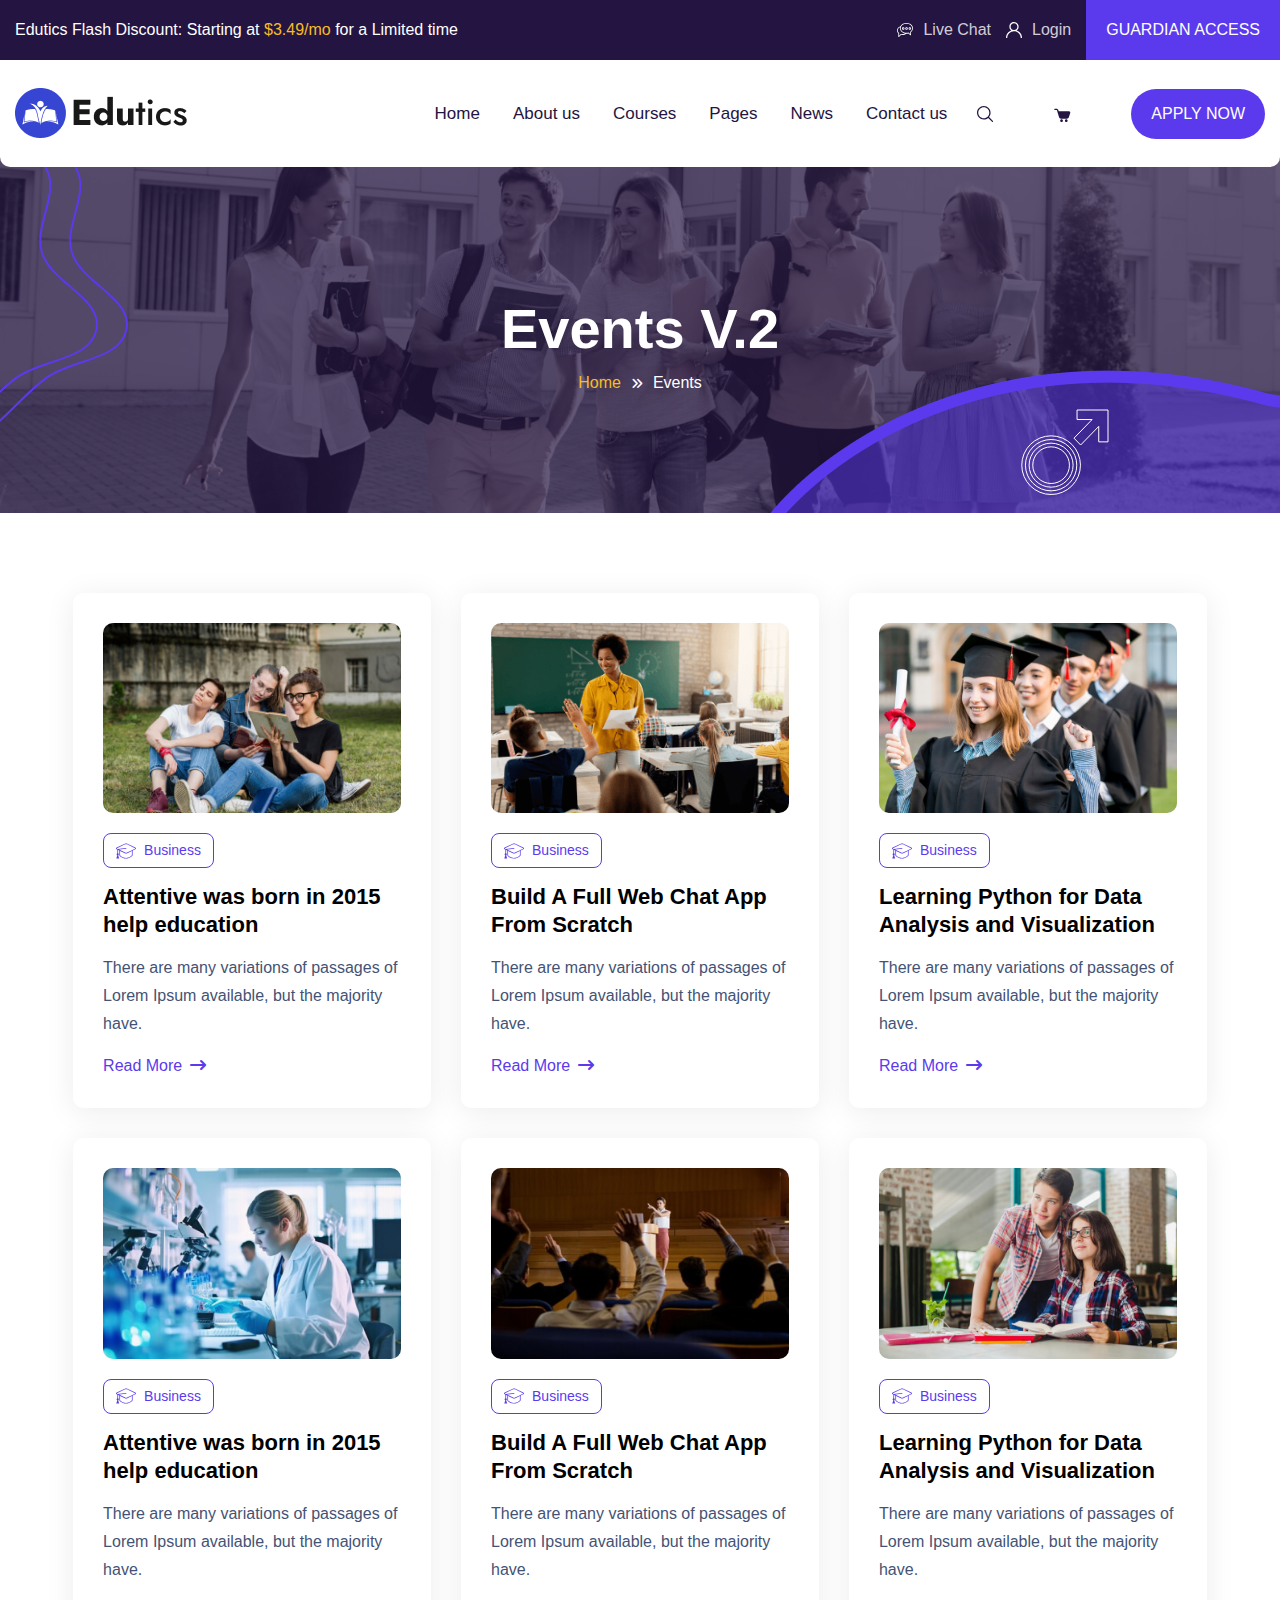
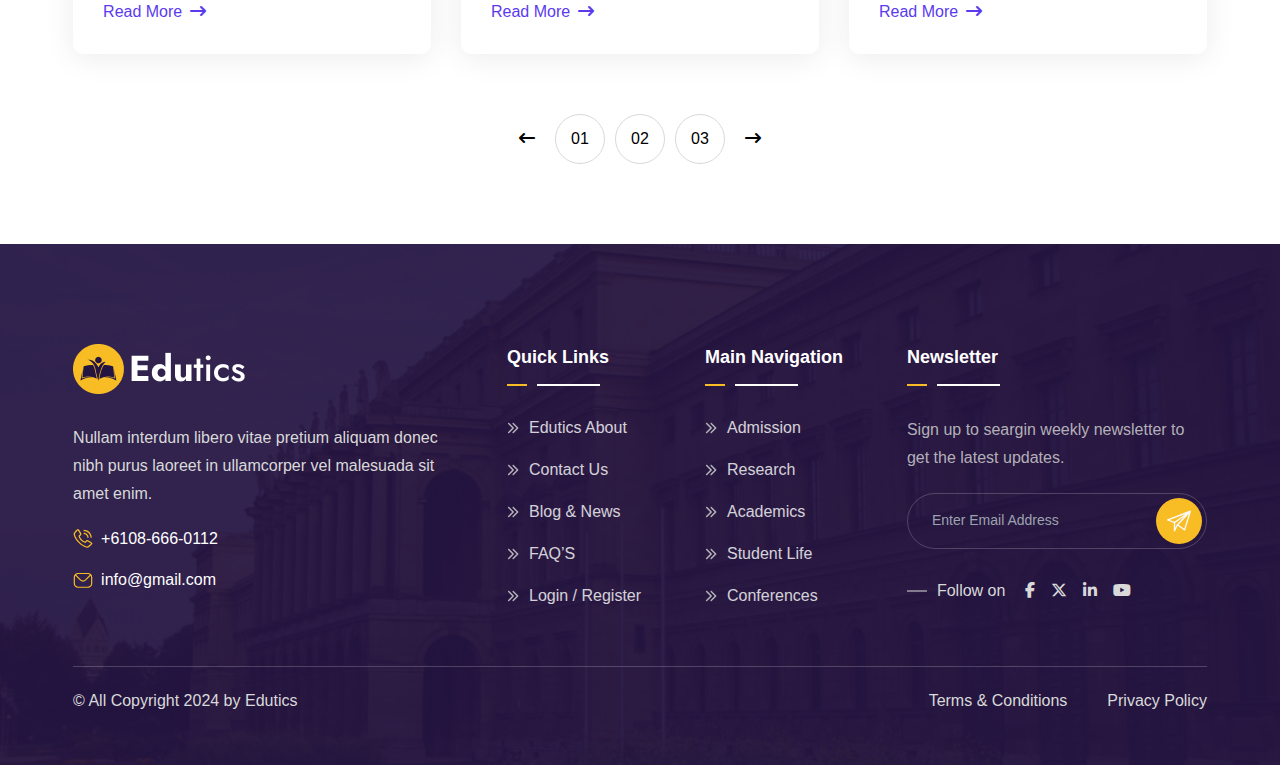
<file: events-2.html>
<!DOCTYPE html>
<html lang="en">

<head>
    <meta charset="UTF-8">
    <meta name="viewport" content="width=device-width, initial-scale=1.0">
    <title>Edutics</title>
    <link rel="shortcut icon" href="favicon.svg" type="image/x-icon">

    <!-- plugins & libraries css -->
    <link rel="stylesheet" href="assets/vendor/swiper/swiper-bundle.min.css">
    <link rel="stylesheet" href="assets/vendor/font-awesome/all.min.css">

    <!-- tailwind css -->
    <link rel="stylesheet" href="src/output.css">

    <!-- custom css -->
    <link rel="stylesheet" href="assets/css/style.css">
</head>

<body>
    <div class="ed-overlay group">
        <div class="fixed inset-0 z-[100] group-[.active]:bg-edblue/80 duration-[400ms] pointer-events-none group-[.active]:pointer-events-auto"></div>
    </div>

    <!-- cart -->
    <div class="ed-cart-bar group">
        <div class="w-[420px] max-w-full fixed z-[100] right-0 top-0 h-full bg-white flex flex-col translate-x-[100%] duration-[400ms] group-[.active]:translate-x-0">
            <!-- heading -->
            <div class="flex items-center justify-between px-[25px] border-b border-edgray/20 pb-[23px] pt-[22px]">
                <h5 class="text-[20px]">My Cart List</h5>
                <h6>(03 Items)</h6>
            </div>

            <!-- cart items -->
            <div>
                <!-- single cart item -->
                <div class="flex items-center gap-[20px] py-[30px] px-[25px] border-b border-edgray/20">
                    <img src="assets/img/cart-item-1.jpg" alt="Cart Item Image" class="rounded-[10px] shrink-0">
                    <div class="grow">
                        <h6 class="font-medium text-[18px] text-edblue"><a href="course-details.html" class="hover:text-edpurple">Web Development</a></h6>
                        <h6 class="font-medium text-edgray">$15.00</h6>
                    </div>
                    <button class="text-[20px] text-edgray shrink-0 hover:text-edpurple">x</button>
                </div>

                <!-- single cart item -->
                <div class="flex items-center gap-[20px] py-[30px] px-[25px] border-b border-edgray/20">
                    <img src="assets/img/cart-item-2.jpg" alt="Cart Item Image" class="rounded-[10px] shrink-0">
                    <div class="grow">
                        <h6 class="font-medium text-[18px] text-edblue"><a href="course-details.html" class="hover:text-edpurple">Digital Marketing</a></h6>
                        <h6 class="font-medium text-edgray">$15.00</h6>
                    </div>
                    <button class="text-[20px] text-edgray shrink-0 hover:text-edpurple">x</button>
                </div>

                <!-- single cart item -->
                <div class="flex items-center gap-[20px] py-[30px] px-[25px] border-b border-edgray/20">
                    <img src="assets/img/cart-item-3.jpg" alt="Cart Item Image" class="rounded-[10px] shrink-0">
                    <div class="grow">
                        <h6 class="font-medium text-[18px] text-edblue"><a href="course-details.html" class="hover:text-edpurple">WordPress Development</a></h6>
                        <h6 class="font-medium text-edgray">$15.00</h6>
                    </div>
                    <button class="text-[20px] text-edgray shrink-0 hover:text-edpurple">x</button>
                </div>
            </div>

            <!-- cart bottom -->
            <div class="mt-auto px-[25px] mb-[30px]">
                <div class="flex items-center justify-between font-medium text-[18px] text-edblue mb-[33px]">
                    <span>Total</span>
                    <span>$999</span>
                </div>
                <div class="space-y-[15px]">
                    <a href="#" class="ed-btn w-full !rounded-[10px] !bg-transparent border border-edblue !text-edblue hover:!bg-edblue hover:!text-white">Proceed to checkout</a>
                    <a href="#" class="ed-btn w-full !rounded-[10px]">Proceed to checkout</a>
                </div>
            </div>
        </div>
    </div>

    <!-- search -->
    <div class="ed-search group">
        <form action="#" class="bg-white fixed z-[100] top-[50%] left-[50%] -translate-x-[50%] -translate-y-[50%] h-[100px] md:h-[70px] xxs:h-[50px] w-[1224px] max-w-[95%] flex gap-[10px] rounded-full overflow-hidden px-[40px] xxs:px-[20px] pointer-events-none opacity-0 group-[.active]:pointer-events-auto group-[.active]:opacity-100 duration-[400ms]">
            <input type="search" name="ed-search" placeholder="Search Here..." class="bg-transparent w-full focus:outline-none">
            <button class="text-[25px] md:text-[22px] xxs:text-[20px]"><i class="fa-solid fa-magnifying-glass"></i></button>
        </form>
    </div>

    <!-- sidebar -->
    <div class="ed-sidebar">
        <div class="translate-x-[100%] transition-transform ease-linear duration-300 fixed right-0 w-full max-w-[25%] xl:max-w-[30%] lg:max-w-[40%] md:max-w-[50%] sm:max-w-[60%] xxs:max-w-full bg-white h-full z-[100] overflow-auto">
            <!-- heading -->
            <div class="ed-sidebar-heading p-[20px] lg:p-[20px] border-b border-edgray/20">
                <div class="logo flex justify-between items-center">
                    <a href="index.html"><img src="assets/img/logo.png" alt="logo"></a>

                    <button type="button" class="ed-sidebar-close-btn border border-edgray/20 w-[45px] aspect-square shrink-0 text-black text-[22px] rounded-full hover:text-edpurple"><i class="fa-solid fa-xmark"></i></button>
                </div>
            </div>

            <!-- mobile menu -->
            <div class="ed-header-nav-in-mobile"></div>
        </div>
    </div>


    <!-- HEADER SECTION START -->
    <header class="absolute z-[99] top-0 inset-x-[100px] xxl:inset-x-[30px] xl:inset-x-0 bg-white rounded-bl-[10px] rounded-br-[10px]">
        <!-- top header -->
        <div class="bg-edblue flex items-center justify-between lg:justify-center lg:gap-x-[20px]">
            <!-- contacts -->
            <div class="flex items-center gap-x-[32px] xl:gap-x-[15px] gap-y-[6px] py-[18px] pl-[30px] xl:pl-[10px] lg:pl-0 lg:order-2 sm:pt-0 sm:pb-[10px] xl:hidden">
                <!-- single contact -->
                <a href="mailto:info@example.com" class="flex items-center gap-x-[10px] font-light text-white/80">
                    <span class="icon shrink-0 xl:hidden">
                        <img src="assets/img/icon/mail.svg" alt="icon">
                    </span>
                    <span>info@example.com</span>
                </a>
                <!-- single contact -->
                <a href="tel:+20866660112" class="flex items-center gap-x-[10px] font-light text-white/80">
                    <span class="icon shrink-0 xl:hidden">
                        <img src="assets/img/icon/phone.svg" alt="icon">
                    </span>
                    <span>+208-6666-0112</span>
                </a>
            </div>

            <!-- notice -->
            <p class="font-medium text-white text-[16px] xxs:text-[14px] xl:pl-[15px] lg:order-1 lg:w-full lg:my-[10px] text-center lg:text-left sm:text-center">Edutics Flash Discount: Starting at <span class="text-edyellow">$3.49/mo</span> for a Limited time</p>

            <!-- actions -->
            <div class="shrink-0 flex items-center gap-x-[30px] xl:gap-x-[15px] text-white lg:order-3 sm:hidden">
                <div class="flex gap-x-[30px] xl:gap-x-[15px]">
                    <a href="#" class="flex items-center gap-x-[10px] font-light text-white/80"><span class="icon shrink-0"><img src="assets/img/icon/chat.svg" alt="icon"></span> Live Chat</a>
                    <a href="#" class="flex items-center gap-x-[10px] font-light text-white/80"><span class="icon shrink-0"><img src="assets/img/icon/avatar.svg" alt="icon"></span> Login</a>
                </div>
                <a href="#" class="ed-btn !h-[60px] !rounded-none sm:!px-[15px]">Guardian Access</a>
            </div>
        </div>

        <!-- bottom header -->
        <div class="px-[30px] xxl:px-[15px] lg:px-[20px] py-[28px] lg:py-[18px] flex justify-between to-be-fixed">
            <div class="logo xxs:max-w-[40%]"><a href="index.html"><img src="assets/img/logo.png" alt="logo" class="logo"></a></div>

            <div class="flex lg:items-center lg:gap-[60px] xxs:gap-[30px]">
                <div class="flex items-center gap-[100px] xl:gap-[30px] lg:gap-y-0">
                    <!-- nav -->
                    <div class="ed-header-nav-container">
                        <ul class="to-go-to-sidebar-in-mobile ed-header-nav flex lg:flex-col gap-x-[43px] xl:gap-x-[33px] font-kanit text-[17px] font-normal">
                            <li class="has-sub-menu relative">
                                <a role="button">Home</a>

                                <ul class="ed-header-submenu">
                                    <li><a href="index.html">Home</a></li>
                                    <li><a href="index-2.html">Home 02</a></li>
                                </ul>
                            </li>
                            <li><a href="about.html">About us</a></li>
                            <li class="has-sub-menu relative">
                                <a role="button">Courses</a>

                                <ul class="ed-header-submenu">
                                    <li><a href="course-grid.html">Courses Grid</a></li>
                                    <li><a href="course-filter.html">Courses Filter</a></li>
                                    <li><a href="course-details.html">Course Details</a></li>
                                </ul>
                            </li>
                            <li class="has-sub-menu relative">
                                <a role="button">Pages</a>

                                <ul class="ed-header-submenu">
                                    <li><a href="teachers.html">Teachers</a></li>
                                    <li><a href="teacher-details.html">Teacher Details</a></li>
                                    <li><a href="events.html">Events</a></li>
                                    <li><a href="events-2.html">Events V.2</a></li>
                                    <li><a href="event-details.html">Event Details</a></li>
                                    <li><a href="gallery.html">Gallery</a></li>
                                    <li><a href="faq.html">FAQ</a></li>
                                    <li><a href="coming-soon.html">Coming Soon Page</a></li>
                                    <li><a href="404.html">Error 404</a></li>
                                </ul>
                            </li>
                            <li class="has-sub-menu relative">
                                <a role="button">News</a>

                                <ul class="ed-header-submenu">
                                    <li><a href="news-grid.html">News Grid</a></li>
                                    <li><a href="news-list.html">News List</a></li>
                                    <li><a href="news-details.html">News Details</a></li>
                                </ul>
                            </li>
                            <li><a href="contact.html">Contact us</a></li>
                        </ul>
                    </div>

                    <!-- right actions -->
                    <div class="flex items-center gap-x-[60px] xxs:gap-[30px]">
                        <button class="ed-search-opener-btn group">
                            <svg width="17" height="17" viewBox="0 0 17 17" fill="none" xmlns="http://www.w3.org/2000/svg">
                                <g>
                                    <path d="M15.962 15.9063L12.0216 12.0025C13.0011 10.8356 13.5911 9.33716 13.5911 7.70448C13.5911 3.992 10.5427 0.97168 6.79561 0.97168C3.04849 0.97168 0 3.992 0 7.70448C0 11.4167 3.04849 14.4368 6.79561 14.4368C8.44348 14.4368 9.95601 13.8523 11.1338 12.8819L15.0743 16.7858C15.1968 16.9072 15.3575 16.9679 15.5181 16.9679C15.6788 16.9679 15.8395 16.9072 15.9621 16.7858C16.2072 16.5429 16.2072 16.1491 15.962 15.9063ZM1.25549 7.70448C1.25549 4.67786 3.74076 2.21553 6.79561 2.21553C9.85038 2.21553 12.3356 4.67786 12.3356 7.70448C12.3356 10.7309 9.85038 13.1929 6.79561 13.1929C3.74076 13.1929 1.25549 10.7309 1.25549 7.70448Z" class="fill-edblue group-hover:fill-edpurple" />
                                </g>
                            </svg>
                        </button>
                        <button class="ed-cart-opener-btn group">
                            <svg width="17" height="17" viewBox="0 0 17 17" fill="none" xmlns="http://www.w3.org/2000/svg">
                                <g>
                                    <path d="M12.9894 13.6354H6.93871C6.06616 13.6354 5.2925 13.0682 5.05637 12.2557L3.01122 5.38995C2.93856 5.14134 2.69705 4.97072 2.42122 4.97072H0.818742C0.446713 4.97072 0.145996 4.67212 0.145996 4.30421C0.145996 3.93629 0.446713 3.6377 0.818742 3.6377H2.42122C3.29377 3.6377 4.06676 4.2049 4.30289 5.01737L4.68568 6.30374H14.9753C15.3951 6.30374 15.7934 6.50169 16.0403 6.83361C16.2852 7.16287 16.3558 7.57477 16.234 7.96402L14.8462 12.3283C14.5744 13.1161 13.8296 13.6354 12.9894 13.6354Z" class="fill-edblue group-hover:fill-edpurple" />
                                    <path d="M7.54617 16.9687C6.80414 16.9687 6.20068 16.3707 6.20068 15.6353C6.20068 14.9 6.80414 14.302 7.54617 14.302C8.28821 14.302 8.89167 14.9 8.89167 15.6353C8.89167 16.3707 8.28821 16.9687 7.54617 16.9687Z" class="fill-edblue group-hover:fill-edpurple" />
                                    <path d="M12.2556 16.9687C11.5136 16.9687 10.9102 16.3707 10.9102 15.6353C10.9102 14.9 11.5136 14.302 12.2556 14.302C12.9977 14.302 13.6011 14.9 13.6011 15.6353C13.6011 16.3707 12.9977 16.9687 12.2556 16.9687Z" class="fill-edblue group-hover:fill-edpurple" />
                                </g>
                            </svg>
                        </button>
                        <a href="contact.html" class="ed-btn to-go-to-sidebar-in-mobile lg:m-[20px]">apply now</a>
                    </div>
                </div>

                <!-- mobile menu button -->
                <button type="button" class="ed-mobile-menu-open-btn hidden lg:inline-block text-edblue text-[18px]"><i class="fa-solid fa-bars"></i></button>
            </div>
        </div>
    </header>
    <!-- HEADER SECTION END -->


    <main>
        <!-- BREADCRUMB SECTION START -->
        <section class="pt-[327px] xl:pt-[287px] lg:pt-[237px] sm:pt-[200px] xxs:pt-[180px] pb-[158px] xl:pb-[118px] lg:pb-[98px] sm:pb-[68px] xs:pb-[48px] text-center bg-[url('../assets/img/breadcrumb-bg.jpg')] bg-no-repeat bg-cover bg-center relative z-[1] overflow-hidden before:absolute before:-z-[1] before:inset-0 before:bg-edblue/70 before:pointer-events-none">
            <div class="mx-[19.71%] xxxl:mx-[14.71%] xxl:mx-[9.71%] xl:mx-[5.71%] md:mx-[12px]">
                <h1 class="font-semibold text-[clamp(35px,6vw,56px)] text-white">Events V.2</h1>
                <ul class="flex items-center justify-center gap-[10px] text-white">
                    <li><a href="index.html" class="text-edyellow">Home</a></li>
                    <li><span class="text-[12px]"><i class="fa-solid fa-angle-double-right"></i></span></li>
                    <li>Events</li>
                </ul>
            </div>

            <div class="vectors">
                <img src="assets/img/breadcrumb-vector-1.svg" alt="vector" class="absolute -z-[1] pointer-events-none bottom-[34px] left-0 xl:left-auto xl:right-[90%]">
                <img src="assets/img/breadcrumb-vector-2.svg" alt="vector" class="absolute -z-[1] pointer-events-none bottom-0 right-0 xl:right-auto xl:left-[60%]">
            </div>
        </section>
        <!-- BREADCRUMB SECTION END -->


        <!-- Events SECTION START -->
        <div class="py-[120px] xl:py-[80px] md:py-[60px]">
            <div class="mx-[19.71%] xxxl:mx-[14.71%] xxl:mx-[9.71%] xl:mx-[5.71%] md:mx-[12px]">
                <div class="grid grid-cols-3 md:grid-cols-2 xxs:grid-cols-1 gap-[30px] lg:gap-[20px]">
                    <!-- single event card -->
                    <div class="bg-white p-[30px] lg:p-[20px] rounded-[10px] shadow-[0_4px_30px_rgba(0,0,0,0.08)]">
                        <div class="rounded-[10px] overflow-hidden mb-[20px]">
                            <img src="assets/img/course-5.jpg" alt="Event image" class="aspect-[310/198] w-full">
                        </div>

                        <div>
                            <span class="inline-flex items-center justify-center gap-[8px] px-[12px] py-[6px] border border-edpurple rounded-[8px] mb-[15px] font-medium text-[14px] text-edpurple"><span><img src="assets/img/icon/convoc-cap-purple.svg" alt="icon"></span>Business</span>
                            <h5 class="mb-[15px]"><a href="event-details.html" class="font-semibold text-[22px] lg:text-[20px] leading-[1.26] hover:text-edpurple">Attentive was born in 2015 help education</a></h5>
                            <p class="text-edgray2 mb-[16px]">There are many variations of passages of Lorem Ipsum available, but the majority have.</p>
                            <a href="event-details.html" class="font-medium text-edpurple inline-flex items-center gap-[8px] hover:text-edblue">Read More <span><i class="fa-solid fa-arrow-right-long"></i></span></a>
                        </div>
                    </div>

                    <!-- single event card -->
                    <div class="bg-white p-[30px] lg:p-[20px] rounded-[10px] shadow-[0_4px_30px_rgba(0,0,0,0.08)]">
                        <div class="rounded-[10px] overflow-hidden mb-[20px]">
                            <img src="assets/img/blog-1.png" alt="Event image" class="aspect-[310/198] w-full">
                        </div>

                        <div>
                            <span class="inline-flex items-center justify-center gap-[8px] px-[12px] py-[6px] border border-edpurple rounded-[8px] mb-[15px] font-medium text-[14px] text-edpurple"><span><img src="assets/img/icon/convoc-cap-purple.svg" alt="icon"></span>Business</span>
                            <h5 class="mb-[15px]"><a href="event-details.html" class="font-semibold text-[22px] lg:text-[20px] leading-[1.26] hover:text-edpurple">Build A Full Web Chat App From Scratch</a></h5>
                            <p class="text-edgray2 mb-[16px]">There are many variations of passages of Lorem Ipsum available, but the majority have.</p>
                            <a href="event-details.html" class="font-medium text-edpurple inline-flex items-center gap-[8px] hover:text-edblue">Read More <span><i class="fa-solid fa-arrow-right-long"></i></span></a>
                        </div>
                    </div>

                    <!-- single event card -->
                    <div class="bg-white p-[30px] lg:p-[20px] rounded-[10px] shadow-[0_4px_30px_rgba(0,0,0,0.08)]">
                        <div class="rounded-[10px] overflow-hidden mb-[20px]">
                            <img src="assets/img/program-1.jpg" alt="Event image" class="aspect-[310/198] w-full">
                        </div>

                        <div>
                            <span class="inline-flex items-center justify-center gap-[8px] px-[12px] py-[6px] border border-edpurple rounded-[8px] mb-[15px] font-medium text-[14px] text-edpurple"><span><img src="assets/img/icon/convoc-cap-purple.svg" alt="icon"></span>Business</span>
                            <h5 class="mb-[15px]"><a href="event-details.html" class="font-semibold text-[22px] lg:text-[20px] leading-[1.26] hover:text-edpurple">Learning Python for Data Analysis and Visualization</a></h5>
                            <p class="text-edgray2 mb-[16px]">There are many variations of passages of Lorem Ipsum available, but the majority have.</p>
                            <a href="event-details.html" class="font-medium text-edpurple inline-flex items-center gap-[8px] hover:text-edblue">Read More <span><i class="fa-solid fa-arrow-right-long"></i></span></a>
                        </div>
                    </div>

                    <!-- single event card -->
                    <div class="bg-white p-[30px] lg:p-[20px] rounded-[10px] shadow-[0_4px_30px_rgba(0,0,0,0.08)]">
                        <div class="rounded-[10px] overflow-hidden mb-[20px]">
                            <img src="assets/img/program-2.jpg" alt="Event image" class="aspect-[310/198] w-full">
                        </div>

                        <div>
                            <span class="inline-flex items-center justify-center gap-[8px] px-[12px] py-[6px] border border-edpurple rounded-[8px] mb-[15px] font-medium text-[14px] text-edpurple"><span><img src="assets/img/icon/convoc-cap-purple.svg" alt="icon"></span>Business</span>
                            <h5 class="mb-[15px]"><a href="event-details.html" class="font-semibold text-[22px] lg:text-[20px] leading-[1.26] hover:text-edpurple">Attentive was born in 2015 help education</a></h5>
                            <p class="text-edgray2 mb-[16px]">There are many variations of passages of Lorem Ipsum available, but the majority have.</p>
                            <a href="event-details.html" class="font-medium text-edpurple inline-flex items-center gap-[8px] hover:text-edblue">Read More <span><i class="fa-solid fa-arrow-right-long"></i></span></a>
                        </div>
                    </div>

                    <!-- single event card -->
                    <div class="bg-white p-[30px] lg:p-[20px] rounded-[10px] shadow-[0_4px_30px_rgba(0,0,0,0.08)]">
                        <div class="rounded-[10px] overflow-hidden mb-[20px]">
                            <img src="assets/img/news-details-img-2.jpg" alt="Event image" class="aspect-[310/198] w-full">
                        </div>

                        <div>
                            <span class="inline-flex items-center justify-center gap-[8px] px-[12px] py-[6px] border border-edpurple rounded-[8px] mb-[15px] font-medium text-[14px] text-edpurple"><span><img src="assets/img/icon/convoc-cap-purple.svg" alt="icon"></span>Business</span>
                            <h5 class="mb-[15px]"><a href="event-details.html" class="font-semibold text-[22px] lg:text-[20px] leading-[1.26] hover:text-edpurple">Build A Full Web Chat App From Scratch</a></h5>
                            <p class="text-edgray2 mb-[16px]">There are many variations of passages of Lorem Ipsum available, but the majority have.</p>
                            <a href="event-details.html" class="font-medium text-edpurple inline-flex items-center gap-[8px] hover:text-edblue">Read More <span><i class="fa-solid fa-arrow-right-long"></i></span></a>
                        </div>
                    </div>

                    <!-- single event card -->
                    <div class="bg-white p-[30px] lg:p-[20px] rounded-[10px] shadow-[0_4px_30px_rgba(0,0,0,0.08)]">
                        <div class="rounded-[10px] overflow-hidden mb-[20px]">
                            <img src="assets/img/program-3.jpg" alt="Event image" class="aspect-[310/198] w-full">
                        </div>

                        <div>
                            <span class="inline-flex items-center justify-center gap-[8px] px-[12px] py-[6px] border border-edpurple rounded-[8px] mb-[15px] font-medium text-[14px] text-edpurple"><span><img src="assets/img/icon/convoc-cap-purple.svg" alt="icon"></span>Business</span>
                            <h5 class="mb-[15px]"><a href="event-details.html" class="font-semibold text-[22px] lg:text-[20px] leading-[1.26] hover:text-edpurple">Learning Python for Data Analysis and Visualization</a></h5>
                            <p class="text-edgray2 mb-[16px]">There are many variations of passages of Lorem Ipsum available, but the majority have.</p>
                            <a href="event-details.html" class="font-medium text-edpurple inline-flex items-center gap-[8px] hover:text-edblue">Read More <span><i class="fa-solid fa-arrow-right-long"></i></span></a>
                        </div>
                    </div>
                </div>

                <!-- pagination -->
                <div class="flex items-center gap-[20px] pt-[60px] justify-center text-[16px]">
                    <a href="#" class="hover:text-edpurple"><i class="fa-solid fa-arrow-left-long"></i></a>
                    <div class="ed-pagination flex gap-[10px] items-center">
                        <a href="#" class="border border-[#d9d9d9] rounded-full w-[50px] h-[50px] flex items-center justify-center text-etBlack hover:bg-edpurple hover:border-edpurple hover:text-white active">01</a>
                        <a href="#" class="border border-[#d9d9d9] rounded-full w-[50px] h-[50px] flex items-center justify-center text-etBlack hover:bg-edpurple hover:border-edpurple hover:text-white">02</a>
                        <a href="#" class="border border-[#d9d9d9] rounded-full w-[50px] h-[50px] flex items-center justify-center text-etBlack hover:bg-edpurple hover:border-edpurple hover:text-white">03</a>
                    </div>
                    <a href="#" class="hover:text-edpurple"><i class="fa-solid fa-arrow-right-long"></i></a>
                </div>
            </div>
        </div>
        <!-- Events SECTION END -->
    </main>


    <!-- FOOTER SECTION START -->
    <footer class="bg-edblue relative z-[1] before:absolute before:inset-0 before:-z-[1] before:bg-[url('../assets/img/footer-bg.jpg')] before:opacity-[7%] before:bg-no-repeat before:bg-cover before:bg-center text-white">
        <div class="mx-[19.71%] xxxl:mx-[14.71%] xxl:mx-[9.71%] xl:mx-[5.71%] md:mx-[12px]">
            <!-- footer top -->
            <div class="flex flex-wrap justify-between gap-[35px] pt-[100px] pb-[58px] border-b border-white/20">
                <!-- footer about -->
                <div class="max-w-[370px] xxs:max-w-full">
                    <a href="index.html" class="inline-block mb-[23px]"><img src="assets/img/logo-light.png" alt="logo"></a>
                    <p class="text-[#D9D9D9] mb-[19px]">Nullam interdum libero vitae pretium aliquam donec nibh purus laoreet in ullamcorper vel malesuada sit amet enim.</p>

                    <ul class="space-y-[17px]">
                        <li class="flex items-center gap-[8px]">
                            <span class="icon"><img src="assets/img/call-icon-yellow.svg" alt="icon"></span>
                            <a href="tel:+6108-666-0112" class="hover:text-edyellow">+6108-666-0112</a>
                        </li>

                        <li class="flex items-center gap-[8px]">
                            <span class="icon"><img src="assets/img/message-yellow.svg" alt="icon"></span>
                            <a href="mailto:info@gmail.com" class="hover:text-edyellow">info@gmail.com</a>
                        </li>
                    </ul>
                </div>

                <!-- footer widget -->
                <div>
                    <h6 class="font-semibold text-[18px] pb-[15px] mb-[30px] relative before:absolute before:bottom-0 before:left-0 before:h-[1.5px] before:w-[20px] before:bg-edyellow after:absolute after:bottom-0 after:left-[30px] after:h-[1.5px] after:w-[63px] after:bg-white">Quick Links</h6>

                    <div class="space-y-[18px]">
                        <a href="#" class="flex items-center gap-[10px] opacity-80 hover:text-edyellow"><span class="icon"><img src="assets/img/double-arrow.svg" alt="icon"></span> Edutics About</a>
                        <a href="#" class="flex items-center gap-[10px] opacity-80 hover:text-edyellow"><span class="icon"><img src="assets/img/double-arrow.svg" alt="icon"></span> Contact Us</a>
                        <a href="#" class="flex items-center gap-[10px] opacity-80 hover:text-edyellow"><span class="icon"><img src="assets/img/double-arrow.svg" alt="icon"></span> Blog & News</a>
                        <a href="#" class="flex items-center gap-[10px] opacity-80 hover:text-edyellow"><span class="icon"><img src="assets/img/double-arrow.svg" alt="icon"></span> FAQ’S</a>
                        <a href="#" class="flex items-center gap-[10px] opacity-80 hover:text-edyellow"><span class="icon"><img src="assets/img/double-arrow.svg" alt="icon"></span> Login / Register</a>
                    </div>
                </div>

                <!-- footer widget -->
                <div>
                    <h6 class="font-semibold text-[18px] pb-[15px] mb-[30px] relative before:absolute before:bottom-0 before:left-0 before:h-[1.5px] before:w-[20px] before:bg-edyellow after:absolute after:bottom-0 after:left-[30px] after:h-[1.5px] after:w-[63px] after:bg-white">Main Navigation</h6>

                    <div class="space-y-[18px]">
                        <a href="#" class="flex items-center gap-[10px] opacity-80 hover:text-edyellow"><span class="icon"><img src="assets/img/double-arrow.svg" alt="icon"></span> Admission</a>
                        <a href="#" class="flex items-center gap-[10px] opacity-80 hover:text-edyellow"><span class="icon"><img src="assets/img/double-arrow.svg" alt="icon"></span> Research</a>
                        <a href="#" class="flex items-center gap-[10px] opacity-80 hover:text-edyellow"><span class="icon"><img src="assets/img/double-arrow.svg" alt="icon"></span> Academics</a>
                        <a href="#" class="flex items-center gap-[10px] opacity-80 hover:text-edyellow"><span class="icon"><img src="assets/img/double-arrow.svg" alt="icon"></span> Student Life</a>
                        <a href="#" class="flex items-center gap-[10px] opacity-80 hover:text-edyellow"><span class="icon"><img src="assets/img/double-arrow.svg" alt="icon"></span> Conferences</a>
                    </div>
                </div>

                <!-- footer widget -->
                <div class="max-w-[300px]">
                    <h6 class="font-semibold text-[18px] pb-[15px] mb-[30px] relative before:absolute before:bottom-0 before:left-0 before:h-[1.5px] before:w-[20px] before:bg-edyellow after:absolute after:bottom-0 after:left-[30px] after:h-[1.5px] after:w-[63px] after:bg-white">Newsletter</h6>

                    <div>
                        <p class="text-[#d9d9d9]/80 mb-[21px]">Sign up to seargin weekly newsletter to get the latest updates.</p>

                        <!-- newsltr form -->
                        <form class="border border-white/20 rounded-full flex h-[56px] p-[4px]">
                            <input type="email" name="email" placeholder="Enter Email Address" class="text-[14px] bg-transparent w-full rounded-full focus:outline-none px-[20px]">
                            <button class="bg-edyellow rounded-full aspect-square flex items-center justify-center hover:bg-edpurple"><img src="assets/img/icon/submit-icon.svg" alt="icon"></button>
                        </form>

                        <!-- social links -->
                        <div class="flex gap-[20px] mt-[30px]">
                            <span class="pl-[30px] font-medium text-[#d9d9d9] relative before:absolute before:left-0 before:top-[50%] before:-translate-y-[50%] before:h-[1px] before:w-[20px] before:bg-[#d9d9d9]">Follow on</span>
                            <span class="inline-flex gap-[16px] text-[#d9d9d9]">
                                <a href="#" class="hover:text-edyellow"><i class="fa-brands fa-facebook-f"></i></a>
                                <a href="#" class="hover:text-edyellow"><i class="fa-brands fa-x-twitter"></i></a>
                                <a href="#" class="hover:text-edyellow"><i class="fa-brands fa-linkedin-in"></i></a>
                                <a href="#" class="hover:text-edyellow"><i class="fa-brands fa-youtube"></i></a>
                            </span>
                        </div>
                    </div>
                </div>
            </div>

            <!-- footer bottom -->
            <div class="flex flex-wrap items-center justify-between gap-[15px] pt-[20px] pb-[50px] text-[#d9d9d9]">
                <p>&copy; All Copyright 2024 by Edutics</p>

                <div class="flex flex-wrap gap-[40px] xxs:gap-[15px]">
                    <a href="#" class="hover:text-edyellow">Terms & Conditions</a>
                    <a href="#" class="hover:text-edyellow">Privacy Policy</a>
                </div>
            </div>
        </div>
    </footer>
    <!-- FOOTER SECTION END -->

    <!-- js -->
    <script src="assets/vendor/swiper/swiper-bundle.min.js"></script>
    <script src="assets/vendor/fslightbox/fslightbox.js"></script>

    <script src="assets/js/main.js"></script>
    <script src="assets/js/accordion.js"></script>
    <script src="assets/js/progress-bar.js"></script>
</body>

</html>
</file>
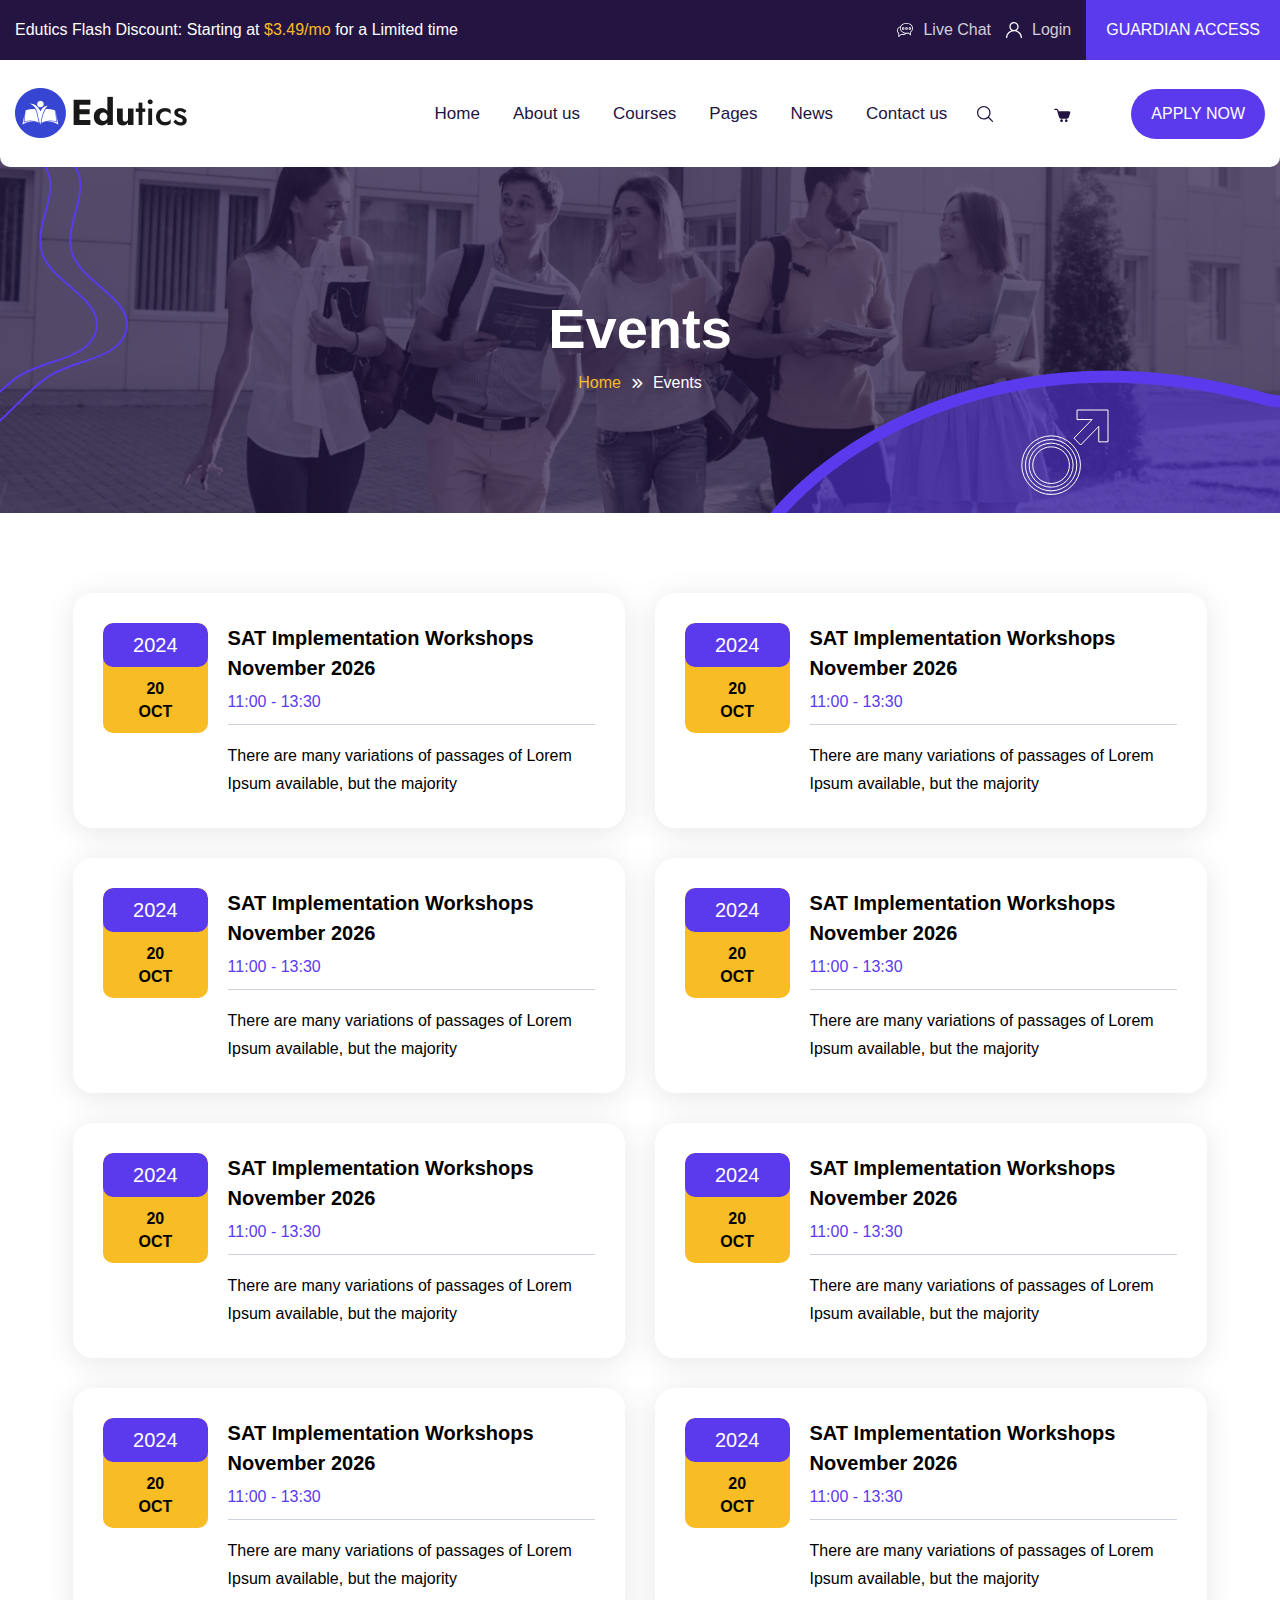
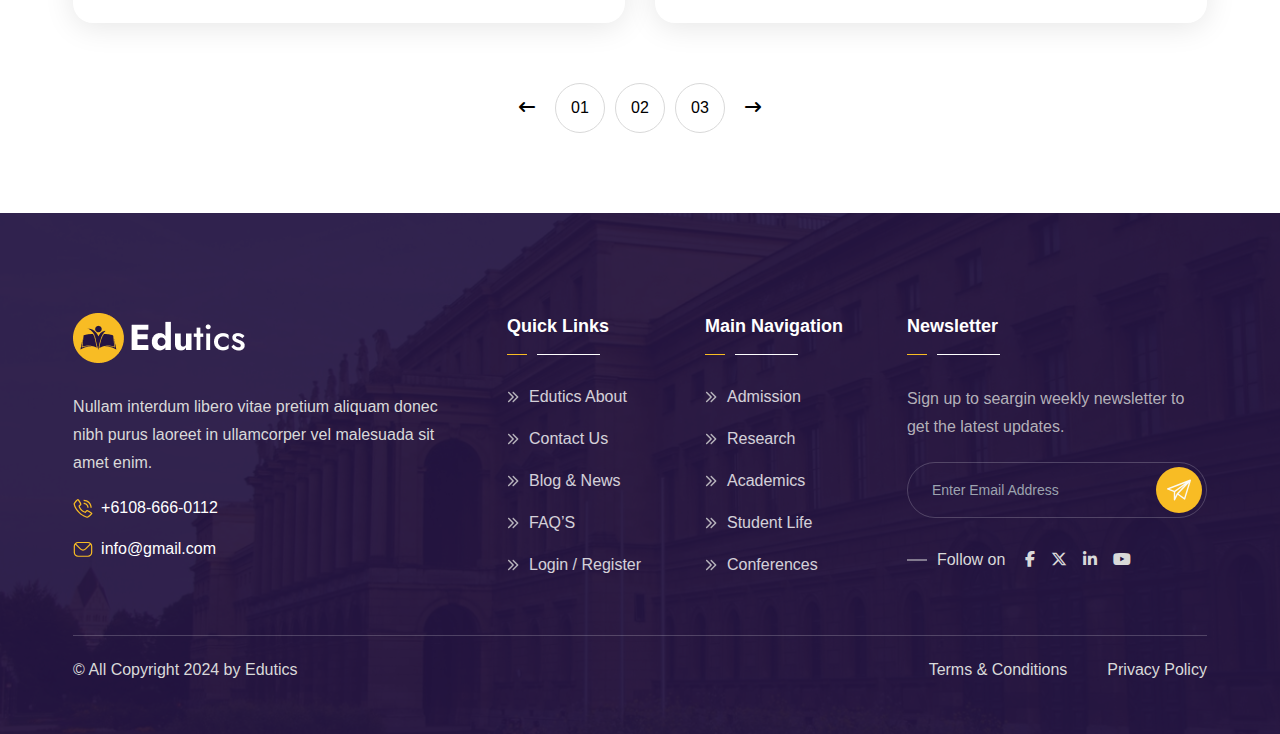
<file: events.html>
<!DOCTYPE html>
<html lang="en">

<head>
    <meta charset="UTF-8">
    <meta name="viewport" content="width=device-width, initial-scale=1.0">
    <title>Edutics</title>
    <link rel="shortcut icon" href="favicon.svg" type="image/x-icon">

    <!-- plugins & libraries css -->
    <link rel="stylesheet" href="assets/vendor/swiper/swiper-bundle.min.css">
    <link rel="stylesheet" href="assets/vendor/font-awesome/all.min.css">

    <!-- tailwind css -->
    <link rel="stylesheet" href="src/output.css">

    <!-- custom css -->
    <link rel="stylesheet" href="assets/css/style.css">
</head>

<body>
    <div class="ed-overlay group">
        <div class="fixed inset-0 z-[100] group-[.active]:bg-edblue/80 duration-[400ms] pointer-events-none group-[.active]:pointer-events-auto"></div>
    </div>

    <!-- cart -->
    <div class="ed-cart-bar group">
        <div class="w-[420px] max-w-full fixed z-[100] right-0 top-0 h-full bg-white flex flex-col translate-x-[100%] duration-[400ms] group-[.active]:translate-x-0">
            <!-- heading -->
            <div class="flex items-center justify-between px-[25px] border-b border-edgray/20 pb-[23px] pt-[22px]">
                <h5 class="text-[20px]">My Cart List</h5>
                <h6>(03 Items)</h6>
            </div>

            <!-- cart items -->
            <div>
                <!-- single cart item -->
                <div class="flex items-center gap-[20px] py-[30px] px-[25px] border-b border-edgray/20">
                    <img src="assets/img/cart-item-1.jpg" alt="Cart Item Image" class="rounded-[10px] shrink-0">
                    <div class="grow">
                        <h6 class="font-medium text-[18px] text-edblue"><a href="course-details.html" class="hover:text-edpurple">Web Development</a></h6>
                        <h6 class="font-medium text-edgray">$15.00</h6>
                    </div>
                    <button class="text-[20px] text-edgray shrink-0 hover:text-edpurple">x</button>
                </div>

                <!-- single cart item -->
                <div class="flex items-center gap-[20px] py-[30px] px-[25px] border-b border-edgray/20">
                    <img src="assets/img/cart-item-2.jpg" alt="Cart Item Image" class="rounded-[10px] shrink-0">
                    <div class="grow">
                        <h6 class="font-medium text-[18px] text-edblue"><a href="course-details.html" class="hover:text-edpurple">Digital Marketing</a></h6>
                        <h6 class="font-medium text-edgray">$15.00</h6>
                    </div>
                    <button class="text-[20px] text-edgray shrink-0 hover:text-edpurple">x</button>
                </div>

                <!-- single cart item -->
                <div class="flex items-center gap-[20px] py-[30px] px-[25px] border-b border-edgray/20">
                    <img src="assets/img/cart-item-3.jpg" alt="Cart Item Image" class="rounded-[10px] shrink-0">
                    <div class="grow">
                        <h6 class="font-medium text-[18px] text-edblue"><a href="course-details.html" class="hover:text-edpurple">WordPress Development</a></h6>
                        <h6 class="font-medium text-edgray">$15.00</h6>
                    </div>
                    <button class="text-[20px] text-edgray shrink-0 hover:text-edpurple">x</button>
                </div>
            </div>

            <!-- cart bottom -->
            <div class="mt-auto px-[25px] mb-[30px]">
                <div class="flex items-center justify-between font-medium text-[18px] text-edblue mb-[33px]">
                    <span>Total</span>
                    <span>$999</span>
                </div>
                <div class="space-y-[15px]">
                    <a href="#" class="ed-btn w-full !rounded-[10px] !bg-transparent border border-edblue !text-edblue hover:!bg-edblue hover:!text-white">Proceed to checkout</a>
                    <a href="#" class="ed-btn w-full !rounded-[10px]">Proceed to checkout</a>
                </div>
            </div>
        </div>
    </div>

    <!-- search -->
    <div class="ed-search group">
        <form action="#" class="bg-white fixed z-[100] top-[50%] left-[50%] -translate-x-[50%] -translate-y-[50%] h-[100px] md:h-[70px] xxs:h-[50px] w-[1224px] max-w-[95%] flex gap-[10px] rounded-full overflow-hidden px-[40px] xxs:px-[20px] pointer-events-none opacity-0 group-[.active]:pointer-events-auto group-[.active]:opacity-100 duration-[400ms]">
            <input type="search" name="ed-search" placeholder="Search Here..." class="bg-transparent w-full focus:outline-none">
            <button class="text-[25px] md:text-[22px] xxs:text-[20px]"><i class="fa-solid fa-magnifying-glass"></i></button>
        </form>
    </div>

    <!-- sidebar -->
    <div class="ed-sidebar">
        <div class="translate-x-[100%] transition-transform ease-linear duration-300 fixed right-0 w-full max-w-[25%] xl:max-w-[30%] lg:max-w-[40%] md:max-w-[50%] sm:max-w-[60%] xxs:max-w-full bg-white h-full z-[100] overflow-auto">
            <!-- heading -->
            <div class="ed-sidebar-heading p-[20px] lg:p-[20px] border-b border-edgray/20">
                <div class="logo flex justify-between items-center">
                    <a href="index.html"><img src="assets/img/logo.png" alt="logo"></a>

                    <button type="button" class="ed-sidebar-close-btn border border-edgray/20 w-[45px] aspect-square shrink-0 text-black text-[22px] rounded-full hover:text-edpurple"><i class="fa-solid fa-xmark"></i></button>
                </div>
            </div>

            <!-- mobile menu -->
            <div class="ed-header-nav-in-mobile"></div>
        </div>
    </div>


    <!-- HEADER SECTION START -->
    <header class="absolute z-[99] top-0 inset-x-[100px] xxl:inset-x-[30px] xl:inset-x-0 bg-white rounded-bl-[10px] rounded-br-[10px]">
        <!-- top header -->
        <div class="bg-edblue flex items-center justify-between lg:justify-center lg:gap-x-[20px]">
            <!-- contacts -->
            <div class="flex items-center gap-x-[32px] xl:gap-x-[15px] gap-y-[6px] py-[18px] pl-[30px] xl:pl-[10px] lg:pl-0 lg:order-2 sm:pt-0 sm:pb-[10px] xl:hidden">
                <!-- single contact -->
                <a href="mailto:info@example.com" class="flex items-center gap-x-[10px] font-light text-white/80">
                    <span class="icon shrink-0 xl:hidden">
                        <img src="assets/img/icon/mail.svg" alt="icon">
                    </span>
                    <span>info@example.com</span>
                </a>
                <!-- single contact -->
                <a href="tel:+20866660112" class="flex items-center gap-x-[10px] font-light text-white/80">
                    <span class="icon shrink-0 xl:hidden">
                        <img src="assets/img/icon/phone.svg" alt="icon">
                    </span>
                    <span>+208-6666-0112</span>
                </a>
            </div>

            <!-- notice -->
            <p class="font-medium text-white text-[16px] xxs:text-[14px] xl:pl-[15px] lg:order-1 lg:w-full lg:my-[10px] text-center lg:text-left sm:text-center">Edutics Flash Discount: Starting at <span class="text-edyellow">$3.49/mo</span> for a Limited time</p>

            <!-- actions -->
            <div class="shrink-0 flex items-center gap-x-[30px] xl:gap-x-[15px] text-white lg:order-3 sm:hidden">
                <div class="flex gap-x-[30px] xl:gap-x-[15px]">
                    <a href="#" class="flex items-center gap-x-[10px] font-light text-white/80"><span class="icon shrink-0"><img src="assets/img/icon/chat.svg" alt="icon"></span> Live Chat</a>
                    <a href="#" class="flex items-center gap-x-[10px] font-light text-white/80"><span class="icon shrink-0"><img src="assets/img/icon/avatar.svg" alt="icon"></span> Login</a>
                </div>
                <a href="#" class="ed-btn !h-[60px] !rounded-none sm:!px-[15px]">Guardian Access</a>
            </div>
        </div>

        <!-- bottom header -->
        <div class="px-[30px] xxl:px-[15px] lg:px-[20px] py-[28px] lg:py-[18px] flex justify-between to-be-fixed">
            <div class="logo xxs:max-w-[40%]"><a href="index.html"><img src="assets/img/logo.png" alt="logo" class="logo"></a></div>

            <div class="flex lg:items-center lg:gap-[60px] xxs:gap-[30px]">
                <div class="flex items-center gap-[100px] xl:gap-[30px] lg:gap-y-0">
                    <!-- nav -->
                    <div class="ed-header-nav-container">
                        <ul class="to-go-to-sidebar-in-mobile ed-header-nav flex lg:flex-col gap-x-[43px] xl:gap-x-[33px] font-kanit text-[17px] font-normal">
                            <li class="has-sub-menu relative">
                                <a role="button">Home</a>

                                <ul class="ed-header-submenu">
                                    <li><a href="index.html">Home</a></li>
                                    <li><a href="index-2.html">Home 02</a></li>
                                </ul>
                            </li>
                            <li><a href="about.html">About us</a></li>
                            <li class="has-sub-menu relative">
                                <a role="button">Courses</a>

                                <ul class="ed-header-submenu">
                                    <li><a href="course-grid.html">Courses Grid</a></li>
                                    <li><a href="course-filter.html">Courses Filter</a></li>
                                    <li><a href="course-details.html">Course Details</a></li>
                                </ul>
                            </li>
                            <li class="has-sub-menu relative">
                                <a role="button">Pages</a>

                                <ul class="ed-header-submenu">
                                    <li><a href="teachers.html">Teachers</a></li>
                                    <li><a href="teacher-details.html">Teacher Details</a></li>
                                    <li><a href="events.html">Events</a></li>
                                    <li><a href="events-2.html">Events V.2</a></li>
                                    <li><a href="event-details.html">Event Details</a></li>
                                    <li><a href="gallery.html">Gallery</a></li>
                                    <li><a href="faq.html">FAQ</a></li>
                                    <li><a href="coming-soon.html">Coming Soon Page</a></li>
                                    <li><a href="404.html">Error 404</a></li>
                                </ul>
                            </li>
                            <li class="has-sub-menu relative">
                                <a role="button">News</a>

                                <ul class="ed-header-submenu">
                                    <li><a href="news-grid.html">News Grid</a></li>
                                    <li><a href="news-list.html">News List</a></li>
                                    <li><a href="news-details.html">News Details</a></li>
                                </ul>
                            </li>
                            <li><a href="contact.html">Contact us</a></li>
                        </ul>
                    </div>

                    <!-- right actions -->
                    <div class="flex items-center gap-x-[60px] xxs:gap-[30px]">
                        <button class="ed-search-opener-btn group">
                            <svg width="17" height="17" viewBox="0 0 17 17" fill="none" xmlns="http://www.w3.org/2000/svg">
                                <g>
                                    <path d="M15.962 15.9063L12.0216 12.0025C13.0011 10.8356 13.5911 9.33716 13.5911 7.70448C13.5911 3.992 10.5427 0.97168 6.79561 0.97168C3.04849 0.97168 0 3.992 0 7.70448C0 11.4167 3.04849 14.4368 6.79561 14.4368C8.44348 14.4368 9.95601 13.8523 11.1338 12.8819L15.0743 16.7858C15.1968 16.9072 15.3575 16.9679 15.5181 16.9679C15.6788 16.9679 15.8395 16.9072 15.9621 16.7858C16.2072 16.5429 16.2072 16.1491 15.962 15.9063ZM1.25549 7.70448C1.25549 4.67786 3.74076 2.21553 6.79561 2.21553C9.85038 2.21553 12.3356 4.67786 12.3356 7.70448C12.3356 10.7309 9.85038 13.1929 6.79561 13.1929C3.74076 13.1929 1.25549 10.7309 1.25549 7.70448Z" class="fill-edblue group-hover:fill-edpurple" />
                                </g>
                            </svg>
                        </button>
                        <button class="ed-cart-opener-btn group">
                            <svg width="17" height="17" viewBox="0 0 17 17" fill="none" xmlns="http://www.w3.org/2000/svg">
                                <g>
                                    <path d="M12.9894 13.6354H6.93871C6.06616 13.6354 5.2925 13.0682 5.05637 12.2557L3.01122 5.38995C2.93856 5.14134 2.69705 4.97072 2.42122 4.97072H0.818742C0.446713 4.97072 0.145996 4.67212 0.145996 4.30421C0.145996 3.93629 0.446713 3.6377 0.818742 3.6377H2.42122C3.29377 3.6377 4.06676 4.2049 4.30289 5.01737L4.68568 6.30374H14.9753C15.3951 6.30374 15.7934 6.50169 16.0403 6.83361C16.2852 7.16287 16.3558 7.57477 16.234 7.96402L14.8462 12.3283C14.5744 13.1161 13.8296 13.6354 12.9894 13.6354Z" class="fill-edblue group-hover:fill-edpurple" />
                                    <path d="M7.54617 16.9687C6.80414 16.9687 6.20068 16.3707 6.20068 15.6353C6.20068 14.9 6.80414 14.302 7.54617 14.302C8.28821 14.302 8.89167 14.9 8.89167 15.6353C8.89167 16.3707 8.28821 16.9687 7.54617 16.9687Z" class="fill-edblue group-hover:fill-edpurple" />
                                    <path d="M12.2556 16.9687C11.5136 16.9687 10.9102 16.3707 10.9102 15.6353C10.9102 14.9 11.5136 14.302 12.2556 14.302C12.9977 14.302 13.6011 14.9 13.6011 15.6353C13.6011 16.3707 12.9977 16.9687 12.2556 16.9687Z" class="fill-edblue group-hover:fill-edpurple" />
                                </g>
                            </svg>
                        </button>
                        <a href="contact.html" class="ed-btn to-go-to-sidebar-in-mobile lg:m-[20px]">apply now</a>
                    </div>
                </div>

                <!-- mobile menu button -->
                <button type="button" class="ed-mobile-menu-open-btn hidden lg:inline-block text-edblue text-[18px]"><i class="fa-solid fa-bars"></i></button>
            </div>
        </div>
    </header>
    <!-- HEADER SECTION END -->


    <main>
        <!-- BREADCRUMB SECTION START -->
        <section class="pt-[327px] xl:pt-[287px] lg:pt-[237px] sm:pt-[200px] xxs:pt-[180px] pb-[158px] xl:pb-[118px] lg:pb-[98px] sm:pb-[68px] xs:pb-[48px] text-center bg-[url('../assets/img/breadcrumb-bg.jpg')] bg-no-repeat bg-cover bg-center relative z-[1] overflow-hidden before:absolute before:-z-[1] before:inset-0 before:bg-edblue/70 before:pointer-events-none">
            <div class="mx-[19.71%] xxxl:mx-[14.71%] xxl:mx-[9.71%] xl:mx-[5.71%] md:mx-[12px]">
                <h1 class="font-semibold text-[clamp(35px,6vw,56px)] text-white">Events</h1>
                <ul class="flex items-center justify-center gap-[10px] text-white">
                    <li><a href="index.html" class="text-edyellow">Home</a></li>
                    <li><span class="text-[12px]"><i class="fa-solid fa-angle-double-right"></i></span></li>
                    <li>Events</li>
                </ul>
            </div>

            <div class="vectors">
                <img src="assets/img/breadcrumb-vector-1.svg" alt="vector" class="absolute -z-[1] pointer-events-none bottom-[34px] left-0 xl:left-auto xl:right-[90%]">
                <img src="assets/img/breadcrumb-vector-2.svg" alt="vector" class="absolute -z-[1] pointer-events-none bottom-0 right-0 xl:right-auto xl:left-[60%]">
            </div>
        </section>
        <!-- BREADCRUMB SECTION END -->

        <div class="py-[120px] xl:py-[80px] md:py-[60px]">
            <div class="mx-[19.71%] xxxl:mx-[14.71%] xxl:mx-[9.71%] xl:mx-[5.71%] md:mx-[12px]">
                <!-- event cards -->
                <div class="grid grid-cols-2 sm:grid-cols-1 gap-[30px] md:gap-[20px]">
                    <!-- single upcoming event -->
                    <div class="bg-white flex lg:flex-col items-start gap-x-[20px] gap-y-[10px] shadow-[0_4px_30px_rgba(0,0,0,0.1)] rounded-[20px] p-[30px] xxs:p-[20px]">
                        <!-- date -->
                        <div class="bg-edyellow rounded-[10px] font-medium text-[16px] text-black inline-block uppercase overflow-hidden text-center shrink-0">
                            <span class="bg-edpurple text-white text-[20px] block py-[7px] px-[30px] rounded-[10px]">2024</span>
                            <span class="px-[15px] p-[10px] block leading-[1.44] font-semibold">20 <span class="block">Oct</span></span>
                        </div>

                        <!-- text -->
                        <div>
                            <h5 class="font-semibold text-[20px] mb-[7px]"><a href="event-details.html" class="hover:text-edpurple">SAT Implementation Workshops November 2026</a></h5>
                            <h6 class="text-edpurple font-medium">11:00 - 13:30</h6>
                            <p class="border-t border-[#002147]/20 pt-[17px] mt-[10px]">There are many variations of passages of Lorem Ipsum available, but the majority</p>
                        </div>
                    </div>

                    <!-- single upcoming event -->
                    <div class="bg-white flex lg:flex-col items-start gap-x-[20px] gap-y-[10px] shadow-[0_4px_30px_rgba(0,0,0,0.1)] rounded-[20px] p-[30px] xxs:p-[20px]">
                        <!-- date -->
                        <div class="bg-edyellow rounded-[10px] font-medium text-[16px] text-black inline-block uppercase overflow-hidden text-center shrink-0">
                            <span class="bg-edpurple text-white text-[20px] block py-[7px] px-[30px] rounded-[10px]">2024</span>
                            <span class="px-[15px] p-[10px] block leading-[1.44] font-semibold">20 <span class="block">Oct</span></span>
                        </div>

                        <!-- text -->
                        <div>
                            <h5 class="font-semibold text-[20px] mb-[7px]"><a href="event-details.html" class="hover:text-edpurple">SAT Implementation Workshops November 2026</a></h5>
                            <h6 class="text-edpurple font-medium">11:00 - 13:30</h6>
                            <p class="border-t border-[#002147]/20 pt-[17px] mt-[10px]">There are many variations of passages of Lorem Ipsum available, but the majority</p>
                        </div>
                    </div>
                    <!-- single upcoming event -->
                    <div class="bg-white flex lg:flex-col items-start gap-x-[20px] gap-y-[10px] shadow-[0_4px_30px_rgba(0,0,0,0.1)] rounded-[20px] p-[30px] xxs:p-[20px]">
                        <!-- date -->
                        <div class="bg-edyellow rounded-[10px] font-medium text-[16px] text-black inline-block uppercase overflow-hidden text-center shrink-0">
                            <span class="bg-edpurple text-white text-[20px] block py-[7px] px-[30px] rounded-[10px]">2024</span>
                            <span class="px-[15px] p-[10px] block leading-[1.44] font-semibold">20 <span class="block">Oct</span></span>
                        </div>

                        <!-- text -->
                        <div>
                            <h5 class="font-semibold text-[20px] mb-[7px]"><a href="event-details.html" class="hover:text-edpurple">SAT Implementation Workshops November 2026</a></h5>
                            <h6 class="text-edpurple font-medium">11:00 - 13:30</h6>
                            <p class="border-t border-[#002147]/20 pt-[17px] mt-[10px]">There are many variations of passages of Lorem Ipsum available, but the majority</p>
                        </div>
                    </div>

                    <!-- single upcoming event -->
                    <div class="bg-white flex lg:flex-col items-start gap-x-[20px] gap-y-[10px] shadow-[0_4px_30px_rgba(0,0,0,0.1)] rounded-[20px] p-[30px] xxs:p-[20px]">
                        <!-- date -->
                        <div class="bg-edyellow rounded-[10px] font-medium text-[16px] text-black inline-block uppercase overflow-hidden text-center shrink-0">
                            <span class="bg-edpurple text-white text-[20px] block py-[7px] px-[30px] rounded-[10px]">2024</span>
                            <span class="px-[15px] p-[10px] block leading-[1.44] font-semibold">20 <span class="block">Oct</span></span>
                        </div>

                        <!-- text -->
                        <div>
                            <h5 class="font-semibold text-[20px] mb-[7px]"><a href="event-details.html" class="hover:text-edpurple">SAT Implementation Workshops November 2026</a></h5>
                            <h6 class="text-edpurple font-medium">11:00 - 13:30</h6>
                            <p class="border-t border-[#002147]/20 pt-[17px] mt-[10px]">There are many variations of passages of Lorem Ipsum available, but the majority</p>
                        </div>
                    </div>
                    <!-- single upcoming event -->
                    <div class="bg-white flex lg:flex-col items-start gap-x-[20px] gap-y-[10px] shadow-[0_4px_30px_rgba(0,0,0,0.1)] rounded-[20px] p-[30px] xxs:p-[20px]">
                        <!-- date -->
                        <div class="bg-edyellow rounded-[10px] font-medium text-[16px] text-black inline-block uppercase overflow-hidden text-center shrink-0">
                            <span class="bg-edpurple text-white text-[20px] block py-[7px] px-[30px] rounded-[10px]">2024</span>
                            <span class="px-[15px] p-[10px] block leading-[1.44] font-semibold">20 <span class="block">Oct</span></span>
                        </div>

                        <!-- text -->
                        <div>
                            <h5 class="font-semibold text-[20px] mb-[7px]"><a href="event-details.html" class="hover:text-edpurple">SAT Implementation Workshops November 2026</a></h5>
                            <h6 class="text-edpurple font-medium">11:00 - 13:30</h6>
                            <p class="border-t border-[#002147]/20 pt-[17px] mt-[10px]">There are many variations of passages of Lorem Ipsum available, but the majority</p>
                        </div>
                    </div>

                    <!-- single upcoming event -->
                    <div class="bg-white flex lg:flex-col items-start gap-x-[20px] gap-y-[10px] shadow-[0_4px_30px_rgba(0,0,0,0.1)] rounded-[20px] p-[30px] xxs:p-[20px]">
                        <!-- date -->
                        <div class="bg-edyellow rounded-[10px] font-medium text-[16px] text-black inline-block uppercase overflow-hidden text-center shrink-0">
                            <span class="bg-edpurple text-white text-[20px] block py-[7px] px-[30px] rounded-[10px]">2024</span>
                            <span class="px-[15px] p-[10px] block leading-[1.44] font-semibold">20 <span class="block">Oct</span></span>
                        </div>

                        <!-- text -->
                        <div>
                            <h5 class="font-semibold text-[20px] mb-[7px]"><a href="event-details.html" class="hover:text-edpurple">SAT Implementation Workshops November 2026</a></h5>
                            <h6 class="text-edpurple font-medium">11:00 - 13:30</h6>
                            <p class="border-t border-[#002147]/20 pt-[17px] mt-[10px]">There are many variations of passages of Lorem Ipsum available, but the majority</p>
                        </div>
                    </div>
                    <!-- single upcoming event -->
                    <div class="bg-white flex lg:flex-col items-start gap-x-[20px] gap-y-[10px] shadow-[0_4px_30px_rgba(0,0,0,0.1)] rounded-[20px] p-[30px] xxs:p-[20px]">
                        <!-- date -->
                        <div class="bg-edyellow rounded-[10px] font-medium text-[16px] text-black inline-block uppercase overflow-hidden text-center shrink-0">
                            <span class="bg-edpurple text-white text-[20px] block py-[7px] px-[30px] rounded-[10px]">2024</span>
                            <span class="px-[15px] p-[10px] block leading-[1.44] font-semibold">20 <span class="block">Oct</span></span>
                        </div>

                        <!-- text -->
                        <div>
                            <h5 class="font-semibold text-[20px] mb-[7px]"><a href="event-details.html" class="hover:text-edpurple">SAT Implementation Workshops November 2026</a></h5>
                            <h6 class="text-edpurple font-medium">11:00 - 13:30</h6>
                            <p class="border-t border-[#002147]/20 pt-[17px] mt-[10px]">There are many variations of passages of Lorem Ipsum available, but the majority</p>
                        </div>
                    </div>

                    <!-- single upcoming event -->
                    <div class="bg-white flex lg:flex-col items-start gap-x-[20px] gap-y-[10px] shadow-[0_4px_30px_rgba(0,0,0,0.1)] rounded-[20px] p-[30px] xxs:p-[20px]">
                        <!-- date -->
                        <div class="bg-edyellow rounded-[10px] font-medium text-[16px] text-black inline-block uppercase overflow-hidden text-center shrink-0">
                            <span class="bg-edpurple text-white text-[20px] block py-[7px] px-[30px] rounded-[10px]">2024</span>
                            <span class="px-[15px] p-[10px] block leading-[1.44] font-semibold">20 <span class="block">Oct</span></span>
                        </div>

                        <!-- text -->
                        <div>
                            <h5 class="font-semibold text-[20px] mb-[7px]"><a href="event-details.html" class="hover:text-edpurple">SAT Implementation Workshops November 2026</a></h5>
                            <h6 class="text-edpurple font-medium">11:00 - 13:30</h6>
                            <p class="border-t border-[#002147]/20 pt-[17px] mt-[10px]">There are many variations of passages of Lorem Ipsum available, but the majority</p>
                        </div>
                    </div>
                </div>

                <!-- PAGINATION START -->
                <div class="flex items-center gap-[20px] pt-[60px] justify-center text-[16px]">
                    <a href="#" class="hover:text-edpurple"><i class="fa-solid fa-arrow-left-long"></i></a>
                    <div class="ed-pagination flex gap-[10px] items-center">
                        <a href="#" class="border border-[#d9d9d9] rounded-full w-[50px] h-[50px] flex items-center justify-center text-etBlack hover:bg-edpurple hover:border-edpurple hover:text-white active">01</a>
                        <a href="#" class="border border-[#d9d9d9] rounded-full w-[50px] h-[50px] flex items-center justify-center text-etBlack hover:bg-edpurple hover:border-edpurple hover:text-white">02</a>
                        <a href="#" class="border border-[#d9d9d9] rounded-full w-[50px] h-[50px] flex items-center justify-center text-etBlack hover:bg-edpurple hover:border-edpurple hover:text-white">03</a>
                    </div>
                    <a href="#" class="hover:text-edpurple"><i class="fa-solid fa-arrow-right-long"></i></a>
                </div>
                <!-- PAGINATION END -->
            </div>
        </div>
    </main>

    <!-- FOOTER SECTION START -->
    <footer class="bg-edblue relative z-[1] before:absolute before:inset-0 before:-z-[1] before:bg-[url('../assets/img/footer-bg.jpg')] before:opacity-[7%] before:bg-no-repeat before:bg-cover before:bg-center text-white">
        <div class="mx-[19.71%] xxxl:mx-[14.71%] xxl:mx-[9.71%] xl:mx-[5.71%] md:mx-[12px]">
            <!-- footer top -->
            <div class="flex flex-wrap justify-between gap-[35px] pt-[100px] pb-[58px] border-b border-white/20">
                <!-- footer about -->
                <div class="max-w-[370px] xxs:max-w-full">
                    <a href="index.html" class="inline-block mb-[23px]"><img src="assets/img/logo-light.png" alt="logo"></a>
                    <p class="text-[#D9D9D9] mb-[19px]">Nullam interdum libero vitae pretium aliquam donec nibh purus laoreet in ullamcorper vel malesuada sit amet enim.</p>

                    <ul class="space-y-[17px]">
                        <li class="flex items-center gap-[8px]">
                            <span class="icon"><img src="assets/img/call-icon-yellow.svg" alt="icon"></span>
                            <a href="tel:+6108-666-0112" class="hover:text-edyellow">+6108-666-0112</a>
                        </li>

                        <li class="flex items-center gap-[8px]">
                            <span class="icon"><img src="assets/img/message-yellow.svg" alt="icon"></span>
                            <a href="mailto:info@gmail.com" class="hover:text-edyellow">info@gmail.com</a>
                        </li>
                    </ul>
                </div>

                <!-- footer widget -->
                <div>
                    <h6 class="font-semibold text-[18px] pb-[15px] mb-[30px] relative before:absolute before:bottom-0 before:left-0 before:h-[1.5px] before:w-[20px] before:bg-edyellow after:absolute after:bottom-0 after:left-[30px] after:h-[1.5px] after:w-[63px] after:bg-white">Quick Links</h6>

                    <div class="space-y-[18px]">
                        <a href="#" class="flex items-center gap-[10px] opacity-80 hover:text-edyellow"><span class="icon"><img src="assets/img/double-arrow.svg" alt="icon"></span> Edutics About</a>
                        <a href="#" class="flex items-center gap-[10px] opacity-80 hover:text-edyellow"><span class="icon"><img src="assets/img/double-arrow.svg" alt="icon"></span> Contact Us</a>
                        <a href="#" class="flex items-center gap-[10px] opacity-80 hover:text-edyellow"><span class="icon"><img src="assets/img/double-arrow.svg" alt="icon"></span> Blog & News</a>
                        <a href="#" class="flex items-center gap-[10px] opacity-80 hover:text-edyellow"><span class="icon"><img src="assets/img/double-arrow.svg" alt="icon"></span> FAQ’S</a>
                        <a href="#" class="flex items-center gap-[10px] opacity-80 hover:text-edyellow"><span class="icon"><img src="assets/img/double-arrow.svg" alt="icon"></span> Login / Register</a>
                    </div>
                </div>

                <!-- footer widget -->
                <div>
                    <h6 class="font-semibold text-[18px] pb-[15px] mb-[30px] relative before:absolute before:bottom-0 before:left-0 before:h-[1.5px] before:w-[20px] before:bg-edyellow after:absolute after:bottom-0 after:left-[30px] after:h-[1.5px] after:w-[63px] after:bg-white">Main Navigation</h6>

                    <div class="space-y-[18px]">
                        <a href="#" class="flex items-center gap-[10px] opacity-80 hover:text-edyellow"><span class="icon"><img src="assets/img/double-arrow.svg" alt="icon"></span> Admission</a>
                        <a href="#" class="flex items-center gap-[10px] opacity-80 hover:text-edyellow"><span class="icon"><img src="assets/img/double-arrow.svg" alt="icon"></span> Research</a>
                        <a href="#" class="flex items-center gap-[10px] opacity-80 hover:text-edyellow"><span class="icon"><img src="assets/img/double-arrow.svg" alt="icon"></span> Academics</a>
                        <a href="#" class="flex items-center gap-[10px] opacity-80 hover:text-edyellow"><span class="icon"><img src="assets/img/double-arrow.svg" alt="icon"></span> Student Life</a>
                        <a href="#" class="flex items-center gap-[10px] opacity-80 hover:text-edyellow"><span class="icon"><img src="assets/img/double-arrow.svg" alt="icon"></span> Conferences</a>
                    </div>
                </div>

                <!-- footer widget -->
                <div class="max-w-[300px]">
                    <h6 class="font-semibold text-[18px] pb-[15px] mb-[30px] relative before:absolute before:bottom-0 before:left-0 before:h-[1.5px] before:w-[20px] before:bg-edyellow after:absolute after:bottom-0 after:left-[30px] after:h-[1.5px] after:w-[63px] after:bg-white">Newsletter</h6>

                    <div>
                        <p class="text-[#d9d9d9]/80 mb-[21px]">Sign up to seargin weekly newsletter to get the latest updates.</p>

                        <!-- newsltr form -->
                        <form class="border border-white/20 rounded-full flex h-[56px] p-[4px]">
                            <input type="email" name="email" placeholder="Enter Email Address" class="text-[14px] bg-transparent w-full rounded-full focus:outline-none px-[20px]">
                            <button class="bg-edyellow rounded-full aspect-square flex items-center justify-center hover:bg-edpurple"><img src="assets/img/icon/submit-icon.svg" alt="icon"></button>
                        </form>

                        <!-- social links -->
                        <div class="flex gap-[20px] mt-[30px]">
                            <span class="pl-[30px] font-medium text-[#d9d9d9] relative before:absolute before:left-0 before:top-[50%] before:-translate-y-[50%] before:h-[1px] before:w-[20px] before:bg-[#d9d9d9]">Follow on</span>
                            <span class="inline-flex gap-[16px] text-[#d9d9d9]">
                                <a href="#" class="hover:text-edyellow"><i class="fa-brands fa-facebook-f"></i></a>
                                <a href="#" class="hover:text-edyellow"><i class="fa-brands fa-x-twitter"></i></a>
                                <a href="#" class="hover:text-edyellow"><i class="fa-brands fa-linkedin-in"></i></a>
                                <a href="#" class="hover:text-edyellow"><i class="fa-brands fa-youtube"></i></a>
                            </span>
                        </div>
                    </div>
                </div>
            </div>

            <!-- footer bottom -->
            <div class="flex flex-wrap items-center justify-between gap-[15px] pt-[20px] pb-[50px] text-[#d9d9d9]">
                <p>&copy; All Copyright 2024 by Edutics</p>

                <div class="flex flex-wrap gap-[40px] xxs:gap-[15px]">
                    <a href="#" class="hover:text-edyellow">Terms & Conditions</a>
                    <a href="#" class="hover:text-edyellow">Privacy Policy</a>
                </div>
            </div>
        </div>
    </footer>
    <!-- FOOTER SECTION END -->

    <!-- js -->
    <script src="assets/vendor/swiper/swiper-bundle.min.js"></script>
    <script src="assets/vendor/fslightbox/fslightbox.js"></script>

    <script src="assets/js/main.js"></script>
    <script src="assets/js/accordion.js"></script>
</body>

</html>
</file>
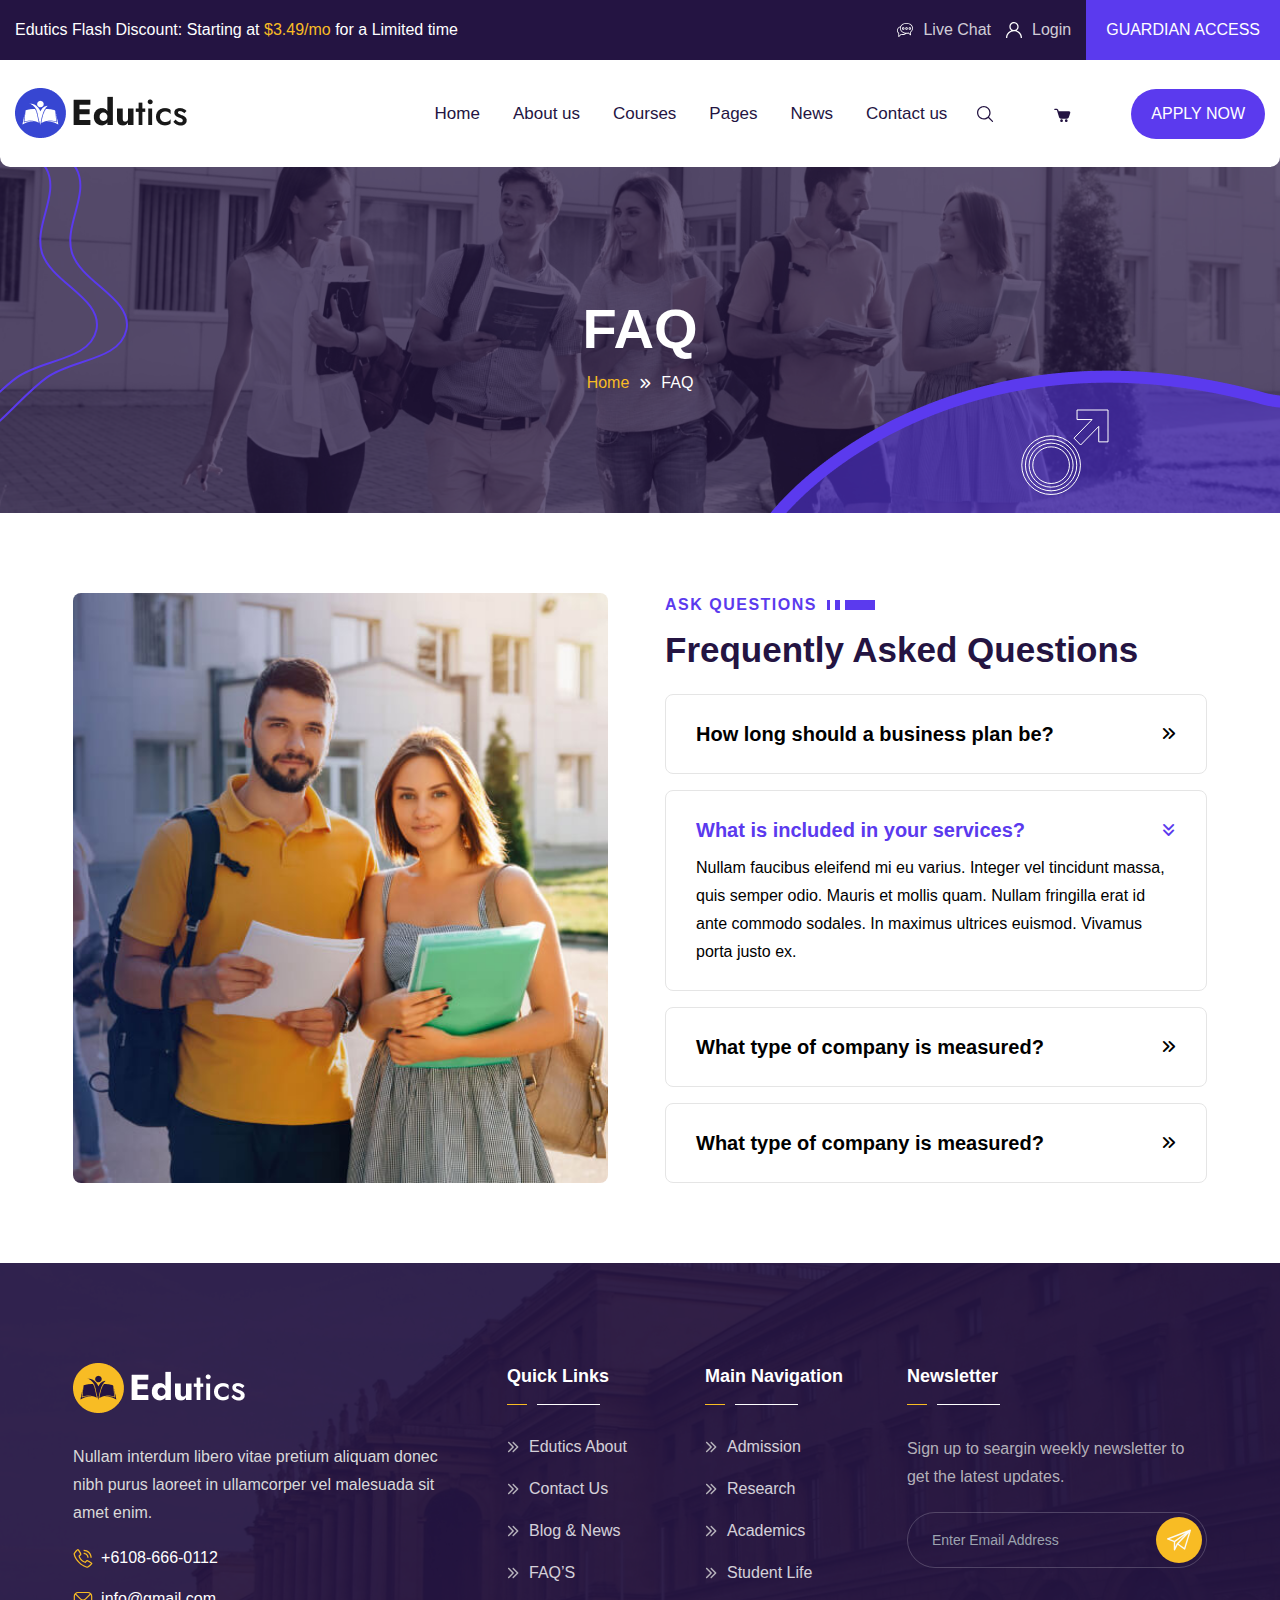
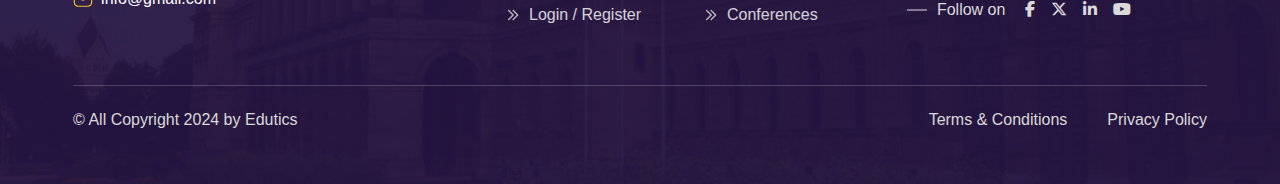
<file: faq.html>
<!DOCTYPE html>
<html lang="en">

<head>
    <meta charset="UTF-8">
    <meta name="viewport" content="width=device-width, initial-scale=1.0">
    <title>Edutics</title>
    <link rel="shortcut icon" href="favicon.svg" type="image/x-icon">

    <!-- plugins & libraries css -->
    <link rel="stylesheet" href="assets/vendor/swiper/swiper-bundle.min.css">
    <link rel="stylesheet" href="assets/vendor/font-awesome/all.min.css">

    <!-- tailwind css -->
    <link rel="stylesheet" href="src/output.css">

    <!-- custom css -->
    <link rel="stylesheet" href="assets/css/style.css">
</head>

<body>
    <div class="ed-overlay group">
        <div class="fixed inset-0 z-[100] group-[.active]:bg-edblue/80 duration-[400ms] pointer-events-none group-[.active]:pointer-events-auto"></div>
    </div>

    <!-- cart -->
    <div class="ed-cart-bar group">
        <div class="w-[420px] max-w-full fixed z-[100] right-0 top-0 h-full bg-white flex flex-col translate-x-[100%] duration-[400ms] group-[.active]:translate-x-0">
            <!-- heading -->
            <div class="flex items-center justify-between px-[25px] border-b border-edgray/20 pb-[23px] pt-[22px]">
                <h5 class="text-[20px]">My Cart List</h5>
                <h6>(03 Items)</h6>
            </div>

            <!-- cart items -->
            <div>
                <!-- single cart item -->
                <div class="flex items-center gap-[20px] py-[30px] px-[25px] border-b border-edgray/20">
                    <img src="assets/img/cart-item-1.jpg" alt="Cart Item Image" class="rounded-[10px] shrink-0">
                    <div class="grow">
                        <h6 class="font-medium text-[18px] text-edblue"><a href="course-details.html" class="hover:text-edpurple">Web Development</a></h6>
                        <h6 class="font-medium text-edgray">$15.00</h6>
                    </div>
                    <button class="text-[20px] text-edgray shrink-0 hover:text-edpurple">x</button>
                </div>

                <!-- single cart item -->
                <div class="flex items-center gap-[20px] py-[30px] px-[25px] border-b border-edgray/20">
                    <img src="assets/img/cart-item-2.jpg" alt="Cart Item Image" class="rounded-[10px] shrink-0">
                    <div class="grow">
                        <h6 class="font-medium text-[18px] text-edblue"><a href="course-details.html" class="hover:text-edpurple">Digital Marketing</a></h6>
                        <h6 class="font-medium text-edgray">$15.00</h6>
                    </div>
                    <button class="text-[20px] text-edgray shrink-0 hover:text-edpurple">x</button>
                </div>

                <!-- single cart item -->
                <div class="flex items-center gap-[20px] py-[30px] px-[25px] border-b border-edgray/20">
                    <img src="assets/img/cart-item-3.jpg" alt="Cart Item Image" class="rounded-[10px] shrink-0">
                    <div class="grow">
                        <h6 class="font-medium text-[18px] text-edblue"><a href="course-details.html" class="hover:text-edpurple">WordPress Development</a></h6>
                        <h6 class="font-medium text-edgray">$15.00</h6>
                    </div>
                    <button class="text-[20px] text-edgray shrink-0 hover:text-edpurple">x</button>
                </div>
            </div>

            <!-- cart bottom -->
            <div class="mt-auto px-[25px] mb-[30px]">
                <div class="flex items-center justify-between font-medium text-[18px] text-edblue mb-[33px]">
                    <span>Total</span>
                    <span>$999</span>
                </div>
                <div class="space-y-[15px]">
                    <a href="#" class="ed-btn w-full !rounded-[10px] !bg-transparent border border-edblue !text-edblue hover:!bg-edblue hover:!text-white">Proceed to checkout</a>
                    <a href="#" class="ed-btn w-full !rounded-[10px]">Proceed to checkout</a>
                </div>
            </div>
        </div>
    </div>

    <!-- search -->
    <div class="ed-search group">
        <form action="#" class="bg-white fixed z-[100] top-[50%] left-[50%] -translate-x-[50%] -translate-y-[50%] h-[100px] md:h-[70px] xxs:h-[50px] w-[1224px] max-w-[95%] flex gap-[10px] rounded-full overflow-hidden px-[40px] xxs:px-[20px] pointer-events-none opacity-0 group-[.active]:pointer-events-auto group-[.active]:opacity-100 duration-[400ms]">
            <input type="search" name="ed-search" placeholder="Search Here..." class="bg-transparent w-full focus:outline-none">
            <button class="text-[25px] md:text-[22px] xxs:text-[20px]"><i class="fa-solid fa-magnifying-glass"></i></button>
        </form>
    </div>

    <!-- sidebar -->
    <div class="ed-sidebar">
        <div class="translate-x-[100%] transition-transform ease-linear duration-300 fixed right-0 w-full max-w-[25%] xl:max-w-[30%] lg:max-w-[40%] md:max-w-[50%] sm:max-w-[60%] xxs:max-w-full bg-white h-full z-[100] overflow-auto">
            <!-- heading -->
            <div class="ed-sidebar-heading p-[20px] lg:p-[20px] border-b border-edgray/20">
                <div class="logo flex justify-between items-center">
                    <a href="index.html"><img src="assets/img/logo.png" alt="logo"></a>

                    <button type="button" class="ed-sidebar-close-btn border border-edgray/20 w-[45px] aspect-square shrink-0 text-black text-[22px] rounded-full hover:text-edpurple"><i class="fa-solid fa-xmark"></i></button>
                </div>
            </div>

            <!-- mobile menu -->
            <div class="ed-header-nav-in-mobile"></div>
        </div>
    </div>


    <!-- HEADER SECTION START -->
    <header class="absolute z-[99] top-0 inset-x-[100px] xxl:inset-x-[30px] xl:inset-x-0 bg-white rounded-bl-[10px] rounded-br-[10px]">
        <!-- top header -->
        <div class="bg-edblue flex items-center justify-between lg:justify-center lg:gap-x-[20px]">
            <!-- contacts -->
            <div class="flex items-center gap-x-[32px] xl:gap-x-[15px] gap-y-[6px] py-[18px] pl-[30px] xl:pl-[10px] lg:pl-0 lg:order-2 sm:pt-0 sm:pb-[10px] xl:hidden">
                <!-- single contact -->
                <a href="mailto:info@example.com" class="flex items-center gap-x-[10px] font-light text-white/80">
                    <span class="icon shrink-0 xl:hidden">
                        <img src="assets/img/icon/mail.svg" alt="icon">
                    </span>
                    <span>info@example.com</span>
                </a>
                <!-- single contact -->
                <a href="tel:+20866660112" class="flex items-center gap-x-[10px] font-light text-white/80">
                    <span class="icon shrink-0 xl:hidden">
                        <img src="assets/img/icon/phone.svg" alt="icon">
                    </span>
                    <span>+208-6666-0112</span>
                </a>
            </div>

            <!-- notice -->
            <p class="font-medium text-white text-[16px] xxs:text-[14px] xl:pl-[15px] lg:order-1 lg:w-full lg:my-[10px] text-center lg:text-left sm:text-center">Edutics Flash Discount: Starting at <span class="text-edyellow">$3.49/mo</span> for a Limited time</p>

            <!-- actions -->
            <div class="shrink-0 flex items-center gap-x-[30px] xl:gap-x-[15px] text-white lg:order-3 sm:hidden">
                <div class="flex gap-x-[30px] xl:gap-x-[15px]">
                    <a href="#" class="flex items-center gap-x-[10px] font-light text-white/80"><span class="icon shrink-0"><img src="assets/img/icon/chat.svg" alt="icon"></span> Live Chat</a>
                    <a href="#" class="flex items-center gap-x-[10px] font-light text-white/80"><span class="icon shrink-0"><img src="assets/img/icon/avatar.svg" alt="icon"></span> Login</a>
                </div>
                <a href="#" class="ed-btn !h-[60px] !rounded-none sm:!px-[15px]">Guardian Access</a>
            </div>
        </div>

        <!-- bottom header -->
        <div class="px-[30px] xxl:px-[15px] lg:px-[20px] py-[28px] lg:py-[18px] flex justify-between to-be-fixed">
            <div class="logo xxs:max-w-[40%]"><a href="index.html"><img src="assets/img/logo.png" alt="logo" class="logo"></a></div>

            <div class="flex lg:items-center lg:gap-[60px] xxs:gap-[30px]">
                <div class="flex items-center gap-[100px] xl:gap-[30px] lg:gap-y-0">
                    <!-- nav -->
                    <div class="ed-header-nav-container">
                        <ul class="to-go-to-sidebar-in-mobile ed-header-nav flex lg:flex-col gap-x-[43px] xl:gap-x-[33px] font-kanit text-[17px] font-normal">
                            <li class="has-sub-menu relative">
                                <a role="button">Home</a>

                                <ul class="ed-header-submenu">
                                    <li><a href="index.html">Home</a></li>
                                    <li><a href="index-2.html">Home 02</a></li>
                                </ul>
                            </li>
                            <li><a href="about.html">About us</a></li>
                            <li class="has-sub-menu relative">
                                <a role="button">Courses</a>

                                <ul class="ed-header-submenu">
                                    <li><a href="course-grid.html">Courses Grid</a></li>
                                    <li><a href="course-filter.html">Courses Filter</a></li>
                                    <li><a href="course-details.html">Course Details</a></li>
                                </ul>
                            </li>
                            <li class="has-sub-menu relative">
                                <a role="button">Pages</a>

                                <ul class="ed-header-submenu">
                                    <li><a href="teachers.html">Teachers</a></li>
                                    <li><a href="teacher-details.html">Teacher Details</a></li>
                                    <li><a href="events.html">Events</a></li>
                                    <li><a href="events-2.html">Events V.2</a></li>
                                    <li><a href="event-details.html">Event Details</a></li>
                                    <li><a href="gallery.html">Gallery</a></li>
                                    <li><a href="faq.html">FAQ</a></li>
                                    <li><a href="coming-soon.html">Coming Soon Page</a></li>
                                    <li><a href="404.html">Error 404</a></li>
                                </ul>
                            </li>
                            <li class="has-sub-menu relative">
                                <a role="button">News</a>

                                <ul class="ed-header-submenu">
                                    <li><a href="news-grid.html">News Grid</a></li>
                                    <li><a href="news-list.html">News List</a></li>
                                    <li><a href="news-details.html">News Details</a></li>
                                </ul>
                            </li>
                            <li><a href="contact.html">Contact us</a></li>
                        </ul>
                    </div>

                    <!-- right actions -->
                    <div class="flex items-center gap-x-[60px] xxs:gap-[30px]">
                        <button class="ed-search-opener-btn group">
                            <svg width="17" height="17" viewBox="0 0 17 17" fill="none" xmlns="http://www.w3.org/2000/svg">
                                <g>
                                    <path d="M15.962 15.9063L12.0216 12.0025C13.0011 10.8356 13.5911 9.33716 13.5911 7.70448C13.5911 3.992 10.5427 0.97168 6.79561 0.97168C3.04849 0.97168 0 3.992 0 7.70448C0 11.4167 3.04849 14.4368 6.79561 14.4368C8.44348 14.4368 9.95601 13.8523 11.1338 12.8819L15.0743 16.7858C15.1968 16.9072 15.3575 16.9679 15.5181 16.9679C15.6788 16.9679 15.8395 16.9072 15.9621 16.7858C16.2072 16.5429 16.2072 16.1491 15.962 15.9063ZM1.25549 7.70448C1.25549 4.67786 3.74076 2.21553 6.79561 2.21553C9.85038 2.21553 12.3356 4.67786 12.3356 7.70448C12.3356 10.7309 9.85038 13.1929 6.79561 13.1929C3.74076 13.1929 1.25549 10.7309 1.25549 7.70448Z" class="fill-edblue group-hover:fill-edpurple" />
                                </g>
                            </svg>
                        </button>
                        <button class="ed-cart-opener-btn group">
                            <svg width="17" height="17" viewBox="0 0 17 17" fill="none" xmlns="http://www.w3.org/2000/svg">
                                <g>
                                    <path d="M12.9894 13.6354H6.93871C6.06616 13.6354 5.2925 13.0682 5.05637 12.2557L3.01122 5.38995C2.93856 5.14134 2.69705 4.97072 2.42122 4.97072H0.818742C0.446713 4.97072 0.145996 4.67212 0.145996 4.30421C0.145996 3.93629 0.446713 3.6377 0.818742 3.6377H2.42122C3.29377 3.6377 4.06676 4.2049 4.30289 5.01737L4.68568 6.30374H14.9753C15.3951 6.30374 15.7934 6.50169 16.0403 6.83361C16.2852 7.16287 16.3558 7.57477 16.234 7.96402L14.8462 12.3283C14.5744 13.1161 13.8296 13.6354 12.9894 13.6354Z" class="fill-edblue group-hover:fill-edpurple" />
                                    <path d="M7.54617 16.9687C6.80414 16.9687 6.20068 16.3707 6.20068 15.6353C6.20068 14.9 6.80414 14.302 7.54617 14.302C8.28821 14.302 8.89167 14.9 8.89167 15.6353C8.89167 16.3707 8.28821 16.9687 7.54617 16.9687Z" class="fill-edblue group-hover:fill-edpurple" />
                                    <path d="M12.2556 16.9687C11.5136 16.9687 10.9102 16.3707 10.9102 15.6353C10.9102 14.9 11.5136 14.302 12.2556 14.302C12.9977 14.302 13.6011 14.9 13.6011 15.6353C13.6011 16.3707 12.9977 16.9687 12.2556 16.9687Z" class="fill-edblue group-hover:fill-edpurple" />
                                </g>
                            </svg>
                        </button>
                        <a href="contact.html" class="ed-btn to-go-to-sidebar-in-mobile lg:m-[20px]">apply now</a>
                    </div>
                </div>

                <!-- mobile menu button -->
                <button type="button" class="ed-mobile-menu-open-btn hidden lg:inline-block text-edblue text-[18px]"><i class="fa-solid fa-bars"></i></button>
            </div>
        </div>
    </header>
    <!-- HEADER SECTION END -->


    <main>
        <!-- BREADCRUMB SECTION START -->
        <section class="pt-[327px] xl:pt-[287px] lg:pt-[237px] sm:pt-[200px] xxs:pt-[180px] pb-[158px] xl:pb-[118px] lg:pb-[98px] sm:pb-[68px] xs:pb-[48px] text-center bg-[url('../assets/img/breadcrumb-bg.jpg')] bg-no-repeat bg-cover bg-center relative z-[1] overflow-hidden before:absolute before:-z-[1] before:inset-0 before:bg-edblue/70 before:pointer-events-none">
            <div class="mx-[19.71%] xxxl:mx-[14.71%] xxl:mx-[9.71%] xl:mx-[5.71%] md:mx-[12px]">
                <h1 class="font-semibold text-[clamp(35px,6vw,56px)] text-white">FAQ</h1>
                <ul class="flex items-center justify-center gap-[10px] text-white">
                    <li><a href="index.html" class="text-edyellow">Home</a></li>
                    <li><span class="text-[12px]"><i class="fa-solid fa-angle-double-right"></i></span></li>
                    <li>FAQ</li>
                </ul>
            </div>

            <div class="vectors">
                <img src="assets/img/breadcrumb-vector-1.svg" alt="vector" class="absolute -z-[1] pointer-events-none bottom-[34px] left-0 xl:left-auto xl:right-[90%]">
                <img src="assets/img/breadcrumb-vector-2.svg" alt="vector" class="absolute -z-[1] pointer-events-none bottom-0 right-0 xl:right-auto xl:left-[60%]">
            </div>
        </section>
        <!-- BREADCRUMB SECTION END -->


        <!-- FAQ SECTION START -->
        <section class="ed-faq py-[120px] xl:py-[80px] md:py-[60px]">
            <div class="mx-[19.71%] xxxl:mx-[14.71%] xxl:mx-[9.71%] xl:mx-[5.71%] md:mx-[12px]">
                <!-- faq section -->
                <div class="grid grid-cols-2 md:grid-cols-1 gap-x-[70px] xl:gap-x-[50px] lg:gap-x-[30px] gap-y-[40px]">
                    <div>
                        <img src="assets/img/faq-img.jpg" alt="image" class="rounded-[8px] h-full object-cover">
                    </div>

                    <div>
                        <!-- heading -->
                        <div class="mb-[22px]">
                            <h6 class="ed-section-sub-title">Ask Questions</h6>
                            <h2 class="ed-section-title">Frequently Asked Questions</h2>
                        </div>

                        <div class="ed-accordion space-y-[16px]">
                            <!-- single question -->
                            <div class="ed-single-accordion-item bg-white border border-[#E5E5E5] rounded-[8px] py-[24px] xs:py-[15px] px-[30px] xs:px-[20px]">
                                <div class="ed-single-accordion-item__header flex items-center justify-between cursor-pointer">
                                    <h3 class="ed-single-accordion-item__title font-semibold text-[20px] text-etBlack">How long should a business plan be?</h3>
                                    <span class="text-[15px]"><i class="fa-solid fa-angles-right"></i></span>
                                </div>

                                <div class="ed-single-accordion-item__body">
                                    <p class="font-light text-[16px] text-etGray">Nullam faucibus eleifend mi eu varius. Integer vel tincidunt massa, quis semper odio. Mauris et mollis quam. Nullam fringilla erat id ante commodo sodales. In maximus ultrices euismod. Vivamus porta justo ex.</p>
                                </div>
                            </div>

                            <!-- single question -->
                            <div class="ed-single-accordion-item bg-white border border-[#E5E5E5] rounded-[8px] py-[24px] xs:py-[15px] px-[30px] xs:px-[20px] open">
                                <div class="ed-single-accordion-item__header flex items-center justify-between cursor-pointer">
                                    <h3 class="ed-single-accordion-item__title font-semibold text-[20px] text-etBlack">What is included in your services?</h3>
                                    <span class="text-[15px]"><i class="fa-solid fa-angles-right"></i></span>
                                </div>

                                <div class="ed-single-accordion-item__body">
                                    <p class="font-light text-[16px] text-etGray">Nullam faucibus eleifend mi eu varius. Integer vel tincidunt massa, quis semper odio. Mauris et mollis quam. Nullam fringilla erat id ante commodo sodales. In maximus ultrices euismod. Vivamus porta justo ex.</p>
                                </div>
                            </div>

                            <!-- single question -->
                            <div class="ed-single-accordion-item bg-white border border-[#E5E5E5] rounded-[8px] py-[24px] xs:py-[15px] px-[30px] xs:px-[20px]">
                                <div class="ed-single-accordion-item__header flex items-center justify-between cursor-pointer">
                                    <h3 class="ed-single-accordion-item__title font-semibold text-[20px] text-etBlack">What type of company is measured?</h3>
                                    <span class="text-[15px]"><i class="fa-solid fa-angles-right"></i></span>
                                </div>

                                <div class="ed-single-accordion-item__body">
                                    <p class="font-light text-[16px] text-etGray">Nullam faucibus eleifend mi eu varius. Integer vel tincidunt massa, quis semper odio. Mauris et mollis quam. Nullam fringilla erat id ante commodo sodales. In maximus ultrices euismod. Vivamus porta justo ex.</p>
                                </div>
                            </div>

                            <!-- single question -->
                            <div class="ed-single-accordion-item bg-white border border-[#E5E5E5] rounded-[8px] py-[24px] xs:py-[15px] px-[30px] xs:px-[20px]">
                                <div class="ed-single-accordion-item__header flex items-center justify-between cursor-pointer">
                                    <h3 class="ed-single-accordion-item__title font-semibold text-[20px] text-etBlack">What type of company is measured?</h3>
                                    <span class="text-[15px]"><i class="fa-solid fa-angles-right"></i></span>
                                </div>

                                <div class="ed-single-accordion-item__body">
                                    <p class="font-light text-[16px] text-etGray">Nullam faucibus eleifend mi eu varius. Integer vel tincidunt massa, quis semper odio. Mauris et mollis quam. Nullam fringilla erat id ante commodo sodales. In maximus ultrices euismod. Vivamus porta justo ex.</p>
                                </div>
                            </div>
                        </div>
                    </div>
                </div>
            </div>
        </section>
        <!-- FAQ SECTION END -->
    </main>


    <!-- FOOTER SECTION START -->
    <footer class="bg-edblue relative z-[1] before:absolute before:inset-0 before:-z-[1] before:bg-[url('../assets/img/footer-bg.jpg')] before:opacity-[7%] before:bg-no-repeat before:bg-cover before:bg-center text-white">
        <div class="mx-[19.71%] xxxl:mx-[14.71%] xxl:mx-[9.71%] xl:mx-[5.71%] md:mx-[12px]">
            <!-- footer top -->
            <div class="flex flex-wrap justify-between gap-[35px] pt-[100px] pb-[58px] border-b border-white/20">
                <!-- footer about -->
                <div class="max-w-[370px] xxs:max-w-full">
                    <a href="index.html" class="inline-block mb-[23px]"><img src="assets/img/logo-light.png" alt="logo"></a>
                    <p class="text-[#D9D9D9] mb-[19px]">Nullam interdum libero vitae pretium aliquam donec nibh purus laoreet in ullamcorper vel malesuada sit amet enim.</p>

                    <ul class="space-y-[17px]">
                        <li class="flex items-center gap-[8px]">
                            <span class="icon"><img src="assets/img/call-icon-yellow.svg" alt="icon"></span>
                            <a href="tel:+6108-666-0112" class="hover:text-edyellow">+6108-666-0112</a>
                        </li>

                        <li class="flex items-center gap-[8px]">
                            <span class="icon"><img src="assets/img/message-yellow.svg" alt="icon"></span>
                            <a href="mailto:info@gmail.com" class="hover:text-edyellow">info@gmail.com</a>
                        </li>
                    </ul>
                </div>

                <!-- footer widget -->
                <div>
                    <h6 class="font-semibold text-[18px] pb-[15px] mb-[30px] relative before:absolute before:bottom-0 before:left-0 before:h-[1.5px] before:w-[20px] before:bg-edyellow after:absolute after:bottom-0 after:left-[30px] after:h-[1.5px] after:w-[63px] after:bg-white">Quick Links</h6>

                    <div class="space-y-[18px]">
                        <a href="#" class="flex items-center gap-[10px] opacity-80 hover:text-edyellow"><span class="icon"><img src="assets/img/double-arrow.svg" alt="icon"></span> Edutics About</a>
                        <a href="#" class="flex items-center gap-[10px] opacity-80 hover:text-edyellow"><span class="icon"><img src="assets/img/double-arrow.svg" alt="icon"></span> Contact Us</a>
                        <a href="#" class="flex items-center gap-[10px] opacity-80 hover:text-edyellow"><span class="icon"><img src="assets/img/double-arrow.svg" alt="icon"></span> Blog & News</a>
                        <a href="#" class="flex items-center gap-[10px] opacity-80 hover:text-edyellow"><span class="icon"><img src="assets/img/double-arrow.svg" alt="icon"></span> FAQ’S</a>
                        <a href="#" class="flex items-center gap-[10px] opacity-80 hover:text-edyellow"><span class="icon"><img src="assets/img/double-arrow.svg" alt="icon"></span> Login / Register</a>
                    </div>
                </div>

                <!-- footer widget -->
                <div>
                    <h6 class="font-semibold text-[18px] pb-[15px] mb-[30px] relative before:absolute before:bottom-0 before:left-0 before:h-[1.5px] before:w-[20px] before:bg-edyellow after:absolute after:bottom-0 after:left-[30px] after:h-[1.5px] after:w-[63px] after:bg-white">Main Navigation</h6>

                    <div class="space-y-[18px]">
                        <a href="#" class="flex items-center gap-[10px] opacity-80 hover:text-edyellow"><span class="icon"><img src="assets/img/double-arrow.svg" alt="icon"></span> Admission</a>
                        <a href="#" class="flex items-center gap-[10px] opacity-80 hover:text-edyellow"><span class="icon"><img src="assets/img/double-arrow.svg" alt="icon"></span> Research</a>
                        <a href="#" class="flex items-center gap-[10px] opacity-80 hover:text-edyellow"><span class="icon"><img src="assets/img/double-arrow.svg" alt="icon"></span> Academics</a>
                        <a href="#" class="flex items-center gap-[10px] opacity-80 hover:text-edyellow"><span class="icon"><img src="assets/img/double-arrow.svg" alt="icon"></span> Student Life</a>
                        <a href="#" class="flex items-center gap-[10px] opacity-80 hover:text-edyellow"><span class="icon"><img src="assets/img/double-arrow.svg" alt="icon"></span> Conferences</a>
                    </div>
                </div>

                <!-- footer widget -->
                <div class="max-w-[300px]">
                    <h6 class="font-semibold text-[18px] pb-[15px] mb-[30px] relative before:absolute before:bottom-0 before:left-0 before:h-[1.5px] before:w-[20px] before:bg-edyellow after:absolute after:bottom-0 after:left-[30px] after:h-[1.5px] after:w-[63px] after:bg-white">Newsletter</h6>

                    <div>
                        <p class="text-[#d9d9d9]/80 mb-[21px]">Sign up to seargin weekly newsletter to get the latest updates.</p>

                        <!-- newsltr form -->
                        <form class="border border-white/20 rounded-full flex h-[56px] p-[4px]">
                            <input type="email" name="email" placeholder="Enter Email Address" class="text-[14px] bg-transparent w-full rounded-full focus:outline-none px-[20px]">
                            <button class="bg-edyellow rounded-full aspect-square flex items-center justify-center hover:bg-edpurple"><img src="assets/img/icon/submit-icon.svg" alt="icon"></button>
                        </form>

                        <!-- social links -->
                        <div class="flex gap-[20px] mt-[30px]">
                            <span class="pl-[30px] font-medium text-[#d9d9d9] relative before:absolute before:left-0 before:top-[50%] before:-translate-y-[50%] before:h-[1px] before:w-[20px] before:bg-[#d9d9d9]">Follow on</span>
                            <span class="inline-flex gap-[16px] text-[#d9d9d9]">
                                <a href="#" class="hover:text-edyellow"><i class="fa-brands fa-facebook-f"></i></a>
                                <a href="#" class="hover:text-edyellow"><i class="fa-brands fa-x-twitter"></i></a>
                                <a href="#" class="hover:text-edyellow"><i class="fa-brands fa-linkedin-in"></i></a>
                                <a href="#" class="hover:text-edyellow"><i class="fa-brands fa-youtube"></i></a>
                            </span>
                        </div>
                    </div>
                </div>
            </div>

            <!-- footer bottom -->
            <div class="flex flex-wrap items-center justify-between gap-[15px] pt-[20px] pb-[50px] text-[#d9d9d9]">
                <p>&copy; All Copyright 2024 by Edutics</p>

                <div class="flex flex-wrap gap-[40px] xxs:gap-[15px]">
                    <a href="#" class="hover:text-edyellow">Terms & Conditions</a>
                    <a href="#" class="hover:text-edyellow">Privacy Policy</a>
                </div>
            </div>
        </div>
    </footer>
    <!-- FOOTER SECTION END -->


    <!-- js -->
    <script src="assets/vendor/swiper/swiper-bundle.min.js"></script>
    <script src="assets/vendor/fslightbox/fslightbox.js"></script>

    <script src="assets/js/main.js"></script>
    <script src="assets/js/accordion.js"></script>
</body>

</html>
</file>
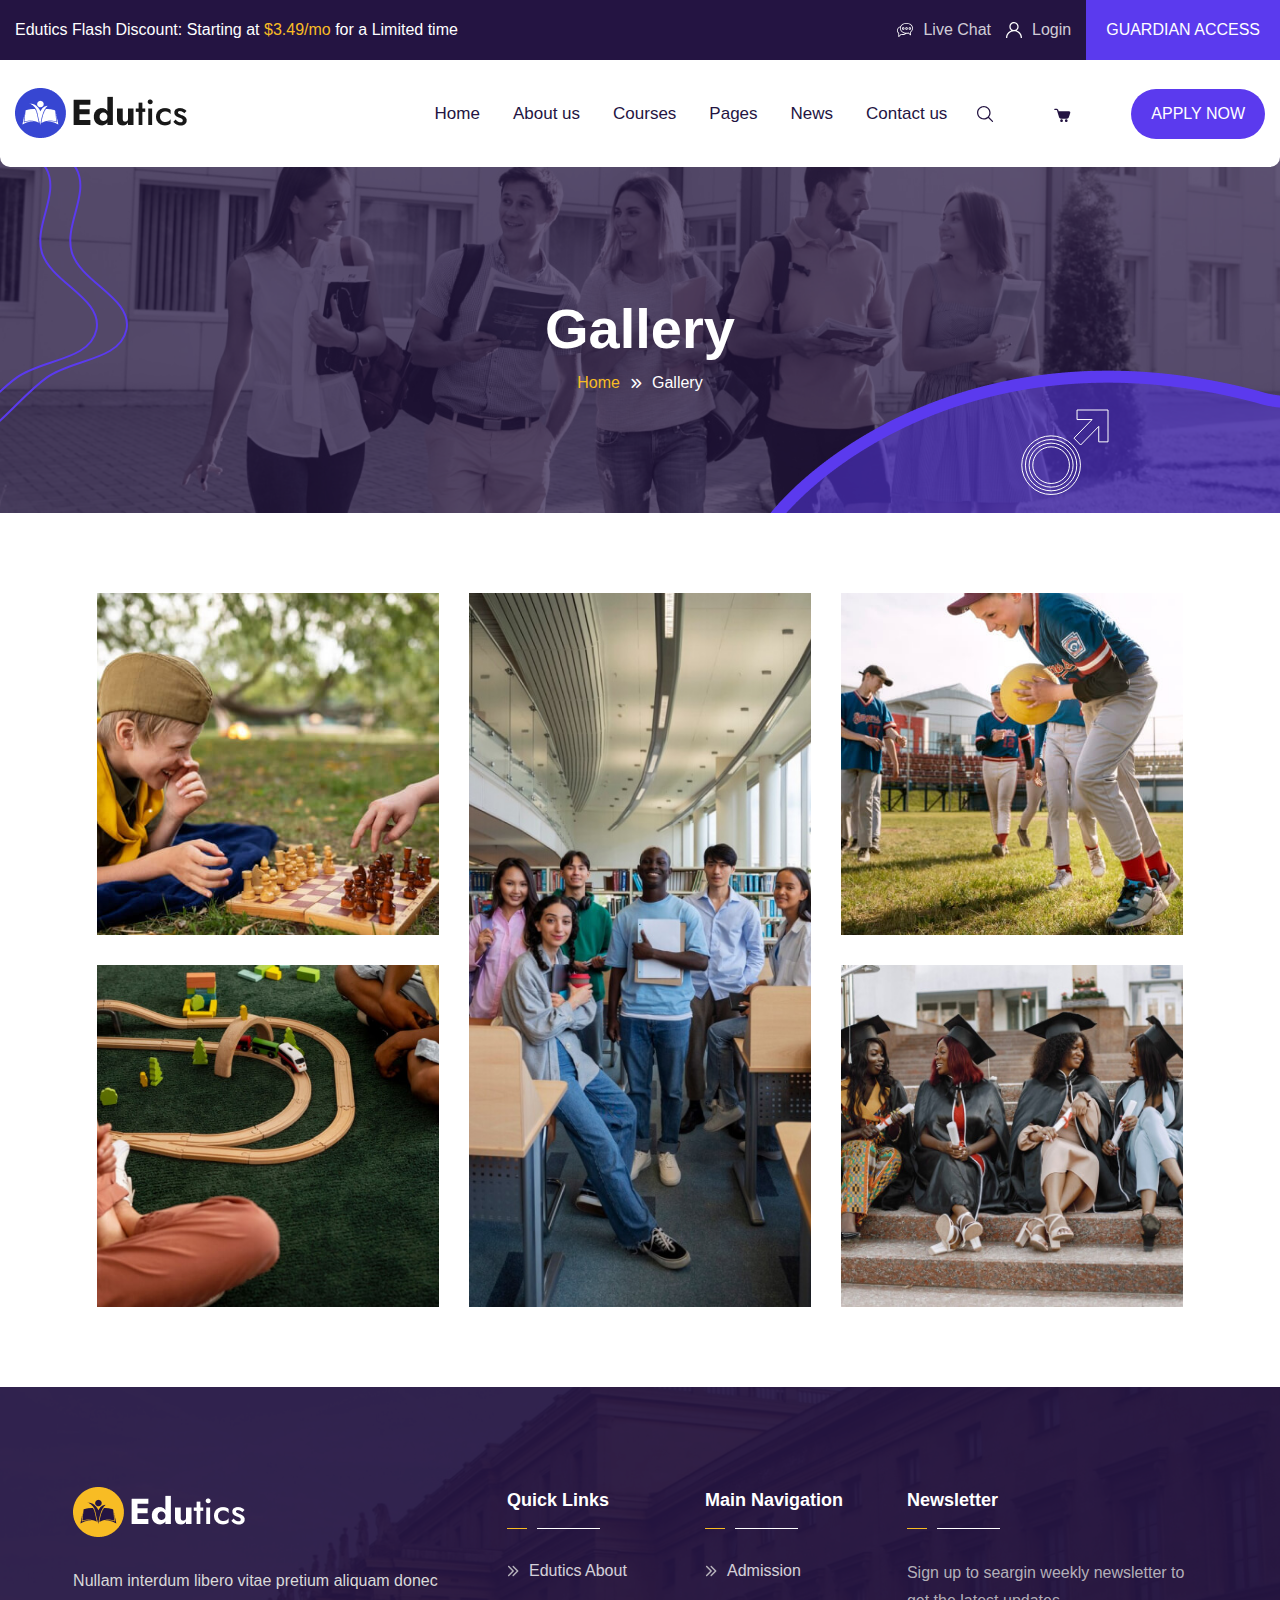
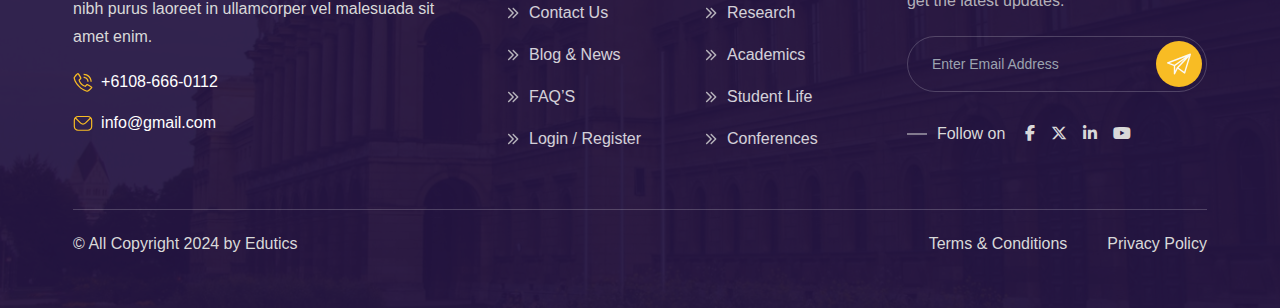
<file: gallery.html>
<!DOCTYPE html>
<html lang="en">

<head>
    <meta charset="UTF-8">
    <meta name="viewport" content="width=device-width, initial-scale=1.0">
    <title>Edutics</title>
    <link rel="shortcut icon" href="favicon.svg" type="image/x-icon">

    <!-- plugins & libraries css -->
    <link rel="stylesheet" href="assets/vendor/swiper/swiper-bundle.min.css">
    <link rel="stylesheet" href="assets/vendor/font-awesome/all.min.css">

    <!-- tailwind css -->
    <link rel="stylesheet" href="src/output.css">

    <!-- custom css -->
    <link rel="stylesheet" href="assets/css/style.css">
</head>

<body>
    <div class="ed-overlay group">
        <div class="fixed inset-0 z-[100] group-[.active]:bg-edblue/80 duration-[400ms] pointer-events-none group-[.active]:pointer-events-auto"></div>
    </div>

    <!-- cart -->
    <div class="ed-cart-bar group">
        <div class="w-[420px] max-w-full fixed z-[100] right-0 top-0 h-full bg-white flex flex-col translate-x-[100%] duration-[400ms] group-[.active]:translate-x-0">
            <!-- heading -->
            <div class="flex items-center justify-between px-[25px] border-b border-edgray/20 pb-[23px] pt-[22px]">
                <h5 class="text-[20px]">My Cart List</h5>
                <h6>(03 Items)</h6>
            </div>

            <!-- cart items -->
            <div>
                <!-- single cart item -->
                <div class="flex items-center gap-[20px] py-[30px] px-[25px] border-b border-edgray/20">
                    <img src="assets/img/cart-item-1.jpg" alt="Cart Item Image" class="rounded-[10px] shrink-0">
                    <div class="grow">
                        <h6 class="font-medium text-[18px] text-edblue"><a href="course-details.html" class="hover:text-edpurple">Web Development</a></h6>
                        <h6 class="font-medium text-edgray">$15.00</h6>
                    </div>
                    <button class="text-[20px] text-edgray shrink-0 hover:text-edpurple">x</button>
                </div>

                <!-- single cart item -->
                <div class="flex items-center gap-[20px] py-[30px] px-[25px] border-b border-edgray/20">
                    <img src="assets/img/cart-item-2.jpg" alt="Cart Item Image" class="rounded-[10px] shrink-0">
                    <div class="grow">
                        <h6 class="font-medium text-[18px] text-edblue"><a href="course-details.html" class="hover:text-edpurple">Digital Marketing</a></h6>
                        <h6 class="font-medium text-edgray">$15.00</h6>
                    </div>
                    <button class="text-[20px] text-edgray shrink-0 hover:text-edpurple">x</button>
                </div>

                <!-- single cart item -->
                <div class="flex items-center gap-[20px] py-[30px] px-[25px] border-b border-edgray/20">
                    <img src="assets/img/cart-item-3.jpg" alt="Cart Item Image" class="rounded-[10px] shrink-0">
                    <div class="grow">
                        <h6 class="font-medium text-[18px] text-edblue"><a href="course-details.html" class="hover:text-edpurple">WordPress Development</a></h6>
                        <h6 class="font-medium text-edgray">$15.00</h6>
                    </div>
                    <button class="text-[20px] text-edgray shrink-0 hover:text-edpurple">x</button>
                </div>
            </div>

            <!-- cart bottom -->
            <div class="mt-auto px-[25px] mb-[30px]">
                <div class="flex items-center justify-between font-medium text-[18px] text-edblue mb-[33px]">
                    <span>Total</span>
                    <span>$999</span>
                </div>
                <div class="space-y-[15px]">
                    <a href="#" class="ed-btn w-full !rounded-[10px] !bg-transparent border border-edblue !text-edblue hover:!bg-edblue hover:!text-white">Proceed to checkout</a>
                    <a href="#" class="ed-btn w-full !rounded-[10px]">Proceed to checkout</a>
                </div>
            </div>
        </div>
    </div>

    <!-- search -->
    <div class="ed-search group">
        <form action="#" class="bg-white fixed z-[100] top-[50%] left-[50%] -translate-x-[50%] -translate-y-[50%] h-[100px] md:h-[70px] xxs:h-[50px] w-[1224px] max-w-[95%] flex gap-[10px] rounded-full overflow-hidden px-[40px] xxs:px-[20px] pointer-events-none opacity-0 group-[.active]:pointer-events-auto group-[.active]:opacity-100 duration-[400ms]">
            <input type="search" name="ed-search" placeholder="Search Here..." class="bg-transparent w-full focus:outline-none">
            <button class="text-[25px] md:text-[22px] xxs:text-[20px]"><i class="fa-solid fa-magnifying-glass"></i></button>
        </form>
    </div>

    <!-- sidebar -->
    <div class="ed-sidebar">
        <div class="translate-x-[100%] transition-transform ease-linear duration-300 fixed right-0 w-full max-w-[25%] xl:max-w-[30%] lg:max-w-[40%] md:max-w-[50%] sm:max-w-[60%] xxs:max-w-full bg-white h-full z-[100] overflow-auto">
            <!-- heading -->
            <div class="ed-sidebar-heading p-[20px] lg:p-[20px] border-b border-edgray/20">
                <div class="logo flex justify-between items-center">
                    <a href="index.html"><img src="assets/img/logo.png" alt="logo"></a>

                    <button type="button" class="ed-sidebar-close-btn border border-edgray/20 w-[45px] aspect-square shrink-0 text-black text-[22px] rounded-full hover:text-edpurple"><i class="fa-solid fa-xmark"></i></button>
                </div>
            </div>

            <!-- mobile menu -->
            <div class="ed-header-nav-in-mobile"></div>
        </div>
    </div>


    <!-- HEADER SECTION START -->
    <header class="absolute z-[99] top-0 inset-x-[100px] xxl:inset-x-[30px] xl:inset-x-0 bg-white rounded-bl-[10px] rounded-br-[10px]">
        <!-- top header -->
        <div class="bg-edblue flex items-center justify-between lg:justify-center lg:gap-x-[20px]">
            <!-- contacts -->
            <div class="flex items-center gap-x-[32px] xl:gap-x-[15px] gap-y-[6px] py-[18px] pl-[30px] xl:pl-[10px] lg:pl-0 lg:order-2 sm:pt-0 sm:pb-[10px] xl:hidden">
                <!-- single contact -->
                <a href="mailto:info@example.com" class="flex items-center gap-x-[10px] font-light text-white/80">
                    <span class="icon shrink-0 xl:hidden">
                        <img src="assets/img/icon/mail.svg" alt="icon">
                    </span>
                    <span>info@example.com</span>
                </a>
                <!-- single contact -->
                <a href="tel:+20866660112" class="flex items-center gap-x-[10px] font-light text-white/80">
                    <span class="icon shrink-0 xl:hidden">
                        <img src="assets/img/icon/phone.svg" alt="icon">
                    </span>
                    <span>+208-6666-0112</span>
                </a>
            </div>

            <!-- notice -->
            <p class="font-medium text-white text-[16px] xxs:text-[14px] xl:pl-[15px] lg:order-1 lg:w-full lg:my-[10px] text-center lg:text-left sm:text-center">Edutics Flash Discount: Starting at <span class="text-edyellow">$3.49/mo</span> for a Limited time</p>

            <!-- actions -->
            <div class="shrink-0 flex items-center gap-x-[30px] xl:gap-x-[15px] text-white lg:order-3 sm:hidden">
                <div class="flex gap-x-[30px] xl:gap-x-[15px]">
                    <a href="#" class="flex items-center gap-x-[10px] font-light text-white/80"><span class="icon shrink-0"><img src="assets/img/icon/chat.svg" alt="icon"></span> Live Chat</a>
                    <a href="#" class="flex items-center gap-x-[10px] font-light text-white/80"><span class="icon shrink-0"><img src="assets/img/icon/avatar.svg" alt="icon"></span> Login</a>
                </div>
                <a href="#" class="ed-btn !h-[60px] !rounded-none sm:!px-[15px]">Guardian Access</a>
            </div>
        </div>

        <!-- bottom header -->
        <div class="px-[30px] xxl:px-[15px] lg:px-[20px] py-[28px] lg:py-[18px] flex justify-between to-be-fixed">
            <div class="logo xxs:max-w-[40%]"><a href="index.html"><img src="assets/img/logo.png" alt="logo" class="logo"></a></div>

            <div class="flex lg:items-center lg:gap-[60px] xxs:gap-[30px]">
                <div class="flex items-center gap-[100px] xl:gap-[30px] lg:gap-y-0">
                    <!-- nav -->
                    <div class="ed-header-nav-container">
                        <ul class="to-go-to-sidebar-in-mobile ed-header-nav flex lg:flex-col gap-x-[43px] xl:gap-x-[33px] font-kanit text-[17px] font-normal">
                            <li class="has-sub-menu relative">
                                <a role="button">Home</a>

                                <ul class="ed-header-submenu">
                                    <li><a href="index.html">Home</a></li>
                                    <li><a href="index-2.html">Home 02</a></li>
                                </ul>
                            </li>
                            <li><a href="about.html">About us</a></li>
                            <li class="has-sub-menu relative">
                                <a role="button">Courses</a>

                                <ul class="ed-header-submenu">
                                    <li><a href="course-grid.html">Courses Grid</a></li>
                                    <li><a href="course-filter.html">Courses Filter</a></li>
                                    <li><a href="course-details.html">Course Details</a></li>
                                </ul>
                            </li>
                            <li class="has-sub-menu relative">
                                <a role="button">Pages</a>

                                <ul class="ed-header-submenu">
                                    <li><a href="teachers.html">Teachers</a></li>
                                    <li><a href="teacher-details.html">Teacher Details</a></li>
                                    <li><a href="events.html">Events</a></li>
                                    <li><a href="events-2.html">Events V.2</a></li>
                                    <li><a href="event-details.html">Event Details</a></li>
                                    <li><a href="gallery.html">Gallery</a></li>
                                    <li><a href="faq.html">FAQ</a></li>
                                    <li><a href="coming-soon.html">Coming Soon Page</a></li>
                                    <li><a href="404.html">Error 404</a></li>
                                </ul>
                            </li>
                            <li class="has-sub-menu relative">
                                <a role="button">News</a>

                                <ul class="ed-header-submenu">
                                    <li><a href="news-grid.html">News Grid</a></li>
                                    <li><a href="news-list.html">News List</a></li>
                                    <li><a href="news-details.html">News Details</a></li>
                                </ul>
                            </li>
                            <li><a href="contact.html">Contact us</a></li>
                        </ul>
                    </div>

                    <!-- right actions -->
                    <div class="flex items-center gap-x-[60px] xxs:gap-[30px]">
                        <button class="ed-search-opener-btn group">
                            <svg width="17" height="17" viewBox="0 0 17 17" fill="none" xmlns="http://www.w3.org/2000/svg">
                                <g>
                                    <path d="M15.962 15.9063L12.0216 12.0025C13.0011 10.8356 13.5911 9.33716 13.5911 7.70448C13.5911 3.992 10.5427 0.97168 6.79561 0.97168C3.04849 0.97168 0 3.992 0 7.70448C0 11.4167 3.04849 14.4368 6.79561 14.4368C8.44348 14.4368 9.95601 13.8523 11.1338 12.8819L15.0743 16.7858C15.1968 16.9072 15.3575 16.9679 15.5181 16.9679C15.6788 16.9679 15.8395 16.9072 15.9621 16.7858C16.2072 16.5429 16.2072 16.1491 15.962 15.9063ZM1.25549 7.70448C1.25549 4.67786 3.74076 2.21553 6.79561 2.21553C9.85038 2.21553 12.3356 4.67786 12.3356 7.70448C12.3356 10.7309 9.85038 13.1929 6.79561 13.1929C3.74076 13.1929 1.25549 10.7309 1.25549 7.70448Z" class="fill-edblue group-hover:fill-edpurple" />
                                </g>
                            </svg>
                        </button>
                        <button class="ed-cart-opener-btn group">
                            <svg width="17" height="17" viewBox="0 0 17 17" fill="none" xmlns="http://www.w3.org/2000/svg">
                                <g>
                                    <path d="M12.9894 13.6354H6.93871C6.06616 13.6354 5.2925 13.0682 5.05637 12.2557L3.01122 5.38995C2.93856 5.14134 2.69705 4.97072 2.42122 4.97072H0.818742C0.446713 4.97072 0.145996 4.67212 0.145996 4.30421C0.145996 3.93629 0.446713 3.6377 0.818742 3.6377H2.42122C3.29377 3.6377 4.06676 4.2049 4.30289 5.01737L4.68568 6.30374H14.9753C15.3951 6.30374 15.7934 6.50169 16.0403 6.83361C16.2852 7.16287 16.3558 7.57477 16.234 7.96402L14.8462 12.3283C14.5744 13.1161 13.8296 13.6354 12.9894 13.6354Z" class="fill-edblue group-hover:fill-edpurple" />
                                    <path d="M7.54617 16.9687C6.80414 16.9687 6.20068 16.3707 6.20068 15.6353C6.20068 14.9 6.80414 14.302 7.54617 14.302C8.28821 14.302 8.89167 14.9 8.89167 15.6353C8.89167 16.3707 8.28821 16.9687 7.54617 16.9687Z" class="fill-edblue group-hover:fill-edpurple" />
                                    <path d="M12.2556 16.9687C11.5136 16.9687 10.9102 16.3707 10.9102 15.6353C10.9102 14.9 11.5136 14.302 12.2556 14.302C12.9977 14.302 13.6011 14.9 13.6011 15.6353C13.6011 16.3707 12.9977 16.9687 12.2556 16.9687Z" class="fill-edblue group-hover:fill-edpurple" />
                                </g>
                            </svg>
                        </button>
                        <a href="contact.html" class="ed-btn to-go-to-sidebar-in-mobile lg:m-[20px]">apply now</a>
                    </div>
                </div>

                <!-- mobile menu button -->
                <button type="button" class="ed-mobile-menu-open-btn hidden lg:inline-block text-edblue text-[18px]"><i class="fa-solid fa-bars"></i></button>
            </div>
        </div>
    </header>
    <!-- HEADER SECTION END -->


    <main>
        <!-- BREADCRUMB SECTION START -->
        <section class="pt-[327px] xl:pt-[287px] lg:pt-[237px] sm:pt-[200px] xxs:pt-[180px] pb-[158px] xl:pb-[118px] lg:pb-[98px] sm:pb-[68px] xs:pb-[48px] text-center bg-[url('../assets/img/breadcrumb-bg.jpg')] bg-no-repeat bg-cover bg-center relative z-[1] overflow-hidden before:absolute before:-z-[1] before:inset-0 before:bg-edblue/70 before:pointer-events-none">
            <div class="mx-[19.71%] xxxl:mx-[14.71%] xxl:mx-[9.71%] xl:mx-[5.71%] md:mx-[12px]">
                <h1 class="font-semibold text-[clamp(35px,6vw,56px)] text-white">Gallery</h1>
                <ul class="flex items-center justify-center gap-[10px] text-white">
                    <li><a href="index.html" class="text-edyellow">Home</a></li>
                    <li><span class="text-[12px]"><i class="fa-solid fa-angle-double-right"></i></span></li>
                    <li>Gallery</li>
                </ul>
            </div>

            <div class="vectors">
                <img src="assets/img/breadcrumb-vector-1.svg" alt="vector" class="absolute -z-[1] pointer-events-none bottom-[34px] left-0 xl:left-auto xl:right-[90%]">
                <img src="assets/img/breadcrumb-vector-2.svg" alt="vector" class="absolute -z-[1] pointer-events-none bottom-0 right-0 xl:right-auto xl:left-[60%]">
            </div>
        </section>
        <!-- BREADCRUMB SECTION END -->


        <!-- GALLERY SECTION START -->
        <div class="py-[130px] xl:py-[80px] md:py-[60px]">
            <div class="container mx-auto max-w-[calc(100%-37.1vw)] xxxl:max-w-[calc(100%-350px)] xl:max-w-[calc(100%-170px)] px-[12px] lg:max-w-full">
                <div class="grid grid-cols-3 sm:grid-cols-2 xxs:grid-cols-1 gap-[30px] lg:gap-[20px]">
                    <div class="space-y-[30px] lg:space-y-[20px]">
                        <div class="relative z-[1] group before:absolute before:inset-0 before:bg-etBlack/70 before:z-[0] before:opacity-0 before:transition before:duration-[400ms] hover:before:opacity-100">
                            <img src="assets/img/gallery-img-1.jpg" alt="gallery image" class="w-full aspect-square object-cover">
                            <a href="assets/img/gallery-img-1.jpg" data-fslightbox="gallery" class="inline-flex items-center justify-center w-[64px] aspect-square rounded-full bg-white text-[25px] absolute top-[50%] left-[50%] -translate-x-[50%] -translate-y-[50%] opacity-0 group-hover:opacity-100 hover:text-etBlue">
                                <i class="fa-plus fa-regular"></i>
                            </a>
                        </div>
                        <div class="relative z-[1] group before:absolute before:inset-0 before:bg-etBlack/70 before:z-[0] before:opacity-0 before:transition before:duration-[400ms] hover:before:opacity-100">
                            <img src="assets/img/gallery-img-2.jpg" alt="gallery image" class="w-full aspect-square object-cover">
                            <a href="assets/img/gallery-img-2.jpg" data-fslightbox="gallery" class="inline-flex items-center justify-center w-[64px] aspect-square rounded-full bg-white text-[25px] absolute top-[50%] left-[50%] -translate-x-[50%] -translate-y-[50%] opacity-0 group-hover:opacity-100 hover:text-etBlue">
                                <i class="fa-plus fa-regular"></i>
                            </a>
                        </div>
                    </div>
                    <div class="relative z-[1] group before:absolute before:inset-0 before:bg-etBlack/70 before:z-[0] before:opacity-0 before:transition before:duration-[400ms] hover:before:opacity-100">
                        <img src="assets/img/gallery-img-big.jpg" alt="gallery Image" class="w-full h-full object-cover">
                        <a href="assets/img/gallery-img-big.jpg" data-fslightbox="gallery" class="inline-flex items-center justify-center w-[64px] aspect-square rounded-full bg-white text-[25px] absolute top-[50%] left-[50%] -translate-x-[50%] -translate-y-[50%] opacity-0 group-hover:opacity-100 hover:text-etBlue">
                            <i class="fa-plus fa-regular"></i>
                        </a>
                    </div>
                    <div class="space-y-[30px] lg:space-y-[20px]">
                        <div class="relative z-[1] group before:absolute before:inset-0 before:bg-etBlack/70 before:z-[0] before:opacity-0 before:transition before:duration-[400ms] hover:before:opacity-100">
                            <img src="assets/img/gallery-img-3.jpg" alt="gallery image" class="w-full aspect-square object-cover">
                            <a href="assets/img/gallery-img-3.jpg" data-fslightbox="gallery" class="inline-flex items-center justify-center w-[64px] aspect-square rounded-full bg-white text-[25px] absolute top-[50%] left-[50%] -translate-x-[50%] -translate-y-[50%] opacity-0 group-hover:opacity-100 hover:text-etBlue">
                                <i class="fa-plus fa-regular"></i>
                            </a>
                        </div>
                        <div class="relative z-[1] group before:absolute before:inset-0 before:bg-etBlack/70 before:z-[0] before:opacity-0 before:transition before:duration-[400ms] hover:before:opacity-100">
                            <img src="assets/img/gallery-img-4.jpg" alt="gallery image" class="w-full aspect-square object-cover">
                            <a href="assets/img/gallery-img-4.jpg" data-fslightbox="gallery" class="inline-flex items-center justify-center w-[64px] aspect-square rounded-full bg-white text-[25px] absolute top-[50%] left-[50%] -translate-x-[50%] -translate-y-[50%] opacity-0 group-hover:opacity-100 hover:text-etBlue">
                                <i class="fa-plus fa-regular"></i>
                            </a>
                        </div>
                    </div>
                </div>
            </div>
        </div>
        <!-- GALLERY SECTION END -->
    </main>

    <!-- FOOTER SECTION START -->
    <footer class="bg-edblue relative z-[1] before:absolute before:inset-0 before:-z-[1] before:bg-[url('../assets/img/footer-bg.jpg')] before:opacity-[7%] before:bg-no-repeat before:bg-cover before:bg-center text-white">
        <div class="mx-[19.71%] xxxl:mx-[14.71%] xxl:mx-[9.71%] xl:mx-[5.71%] md:mx-[12px]">
            <!-- footer top -->
            <div class="flex flex-wrap justify-between gap-[35px] pt-[100px] pb-[58px] border-b border-white/20">
                <!-- footer about -->
                <div class="max-w-[370px] xxs:max-w-full">
                    <a href="index.html" class="inline-block mb-[23px]"><img src="assets/img/logo-light.png" alt="logo"></a>
                    <p class="text-[#D9D9D9] mb-[19px]">Nullam interdum libero vitae pretium aliquam donec nibh purus laoreet in ullamcorper vel malesuada sit amet enim.</p>

                    <ul class="space-y-[17px]">
                        <li class="flex items-center gap-[8px]">
                            <span class="icon"><img src="assets/img/call-icon-yellow.svg" alt="icon"></span>
                            <a href="tel:+6108-666-0112" class="hover:text-edyellow">+6108-666-0112</a>
                        </li>

                        <li class="flex items-center gap-[8px]">
                            <span class="icon"><img src="assets/img/message-yellow.svg" alt="icon"></span>
                            <a href="mailto:info@gmail.com" class="hover:text-edyellow">info@gmail.com</a>
                        </li>
                    </ul>
                </div>

                <!-- footer widget -->
                <div>
                    <h6 class="font-semibold text-[18px] pb-[15px] mb-[30px] relative before:absolute before:bottom-0 before:left-0 before:h-[1.5px] before:w-[20px] before:bg-edyellow after:absolute after:bottom-0 after:left-[30px] after:h-[1.5px] after:w-[63px] after:bg-white">Quick Links</h6>

                    <div class="space-y-[18px]">
                        <a href="#" class="flex items-center gap-[10px] opacity-80 hover:text-edyellow"><span class="icon"><img src="assets/img/double-arrow.svg" alt="icon"></span> Edutics About</a>
                        <a href="#" class="flex items-center gap-[10px] opacity-80 hover:text-edyellow"><span class="icon"><img src="assets/img/double-arrow.svg" alt="icon"></span> Contact Us</a>
                        <a href="#" class="flex items-center gap-[10px] opacity-80 hover:text-edyellow"><span class="icon"><img src="assets/img/double-arrow.svg" alt="icon"></span> Blog & News</a>
                        <a href="#" class="flex items-center gap-[10px] opacity-80 hover:text-edyellow"><span class="icon"><img src="assets/img/double-arrow.svg" alt="icon"></span> FAQ’S</a>
                        <a href="#" class="flex items-center gap-[10px] opacity-80 hover:text-edyellow"><span class="icon"><img src="assets/img/double-arrow.svg" alt="icon"></span> Login / Register</a>
                    </div>
                </div>

                <!-- footer widget -->
                <div>
                    <h6 class="font-semibold text-[18px] pb-[15px] mb-[30px] relative before:absolute before:bottom-0 before:left-0 before:h-[1.5px] before:w-[20px] before:bg-edyellow after:absolute after:bottom-0 after:left-[30px] after:h-[1.5px] after:w-[63px] after:bg-white">Main Navigation</h6>

                    <div class="space-y-[18px]">
                        <a href="#" class="flex items-center gap-[10px] opacity-80 hover:text-edyellow"><span class="icon"><img src="assets/img/double-arrow.svg" alt="icon"></span> Admission</a>
                        <a href="#" class="flex items-center gap-[10px] opacity-80 hover:text-edyellow"><span class="icon"><img src="assets/img/double-arrow.svg" alt="icon"></span> Research</a>
                        <a href="#" class="flex items-center gap-[10px] opacity-80 hover:text-edyellow"><span class="icon"><img src="assets/img/double-arrow.svg" alt="icon"></span> Academics</a>
                        <a href="#" class="flex items-center gap-[10px] opacity-80 hover:text-edyellow"><span class="icon"><img src="assets/img/double-arrow.svg" alt="icon"></span> Student Life</a>
                        <a href="#" class="flex items-center gap-[10px] opacity-80 hover:text-edyellow"><span class="icon"><img src="assets/img/double-arrow.svg" alt="icon"></span> Conferences</a>
                    </div>
                </div>

                <!-- footer widget -->
                <div class="max-w-[300px]">
                    <h6 class="font-semibold text-[18px] pb-[15px] mb-[30px] relative before:absolute before:bottom-0 before:left-0 before:h-[1.5px] before:w-[20px] before:bg-edyellow after:absolute after:bottom-0 after:left-[30px] after:h-[1.5px] after:w-[63px] after:bg-white">Newsletter</h6>

                    <div>
                        <p class="text-[#d9d9d9]/80 mb-[21px]">Sign up to seargin weekly newsletter to get the latest updates.</p>

                        <!-- newsltr form -->
                        <form class="border border-white/20 rounded-full flex h-[56px] p-[4px]">
                            <input type="email" name="email" placeholder="Enter Email Address" class="text-[14px] bg-transparent w-full rounded-full focus:outline-none px-[20px]">
                            <button class="bg-edyellow rounded-full aspect-square flex items-center justify-center hover:bg-edpurple"><img src="assets/img/icon/submit-icon.svg" alt="icon"></button>
                        </form>

                        <!-- social links -->
                        <div class="flex gap-[20px] mt-[30px]">
                            <span class="pl-[30px] font-medium text-[#d9d9d9] relative before:absolute before:left-0 before:top-[50%] before:-translate-y-[50%] before:h-[1px] before:w-[20px] before:bg-[#d9d9d9]">Follow on</span>
                            <span class="inline-flex gap-[16px] text-[#d9d9d9]">
                                <a href="#" class="hover:text-edyellow"><i class="fa-brands fa-facebook-f"></i></a>
                                <a href="#" class="hover:text-edyellow"><i class="fa-brands fa-x-twitter"></i></a>
                                <a href="#" class="hover:text-edyellow"><i class="fa-brands fa-linkedin-in"></i></a>
                                <a href="#" class="hover:text-edyellow"><i class="fa-brands fa-youtube"></i></a>
                            </span>
                        </div>
                    </div>
                </div>
            </div>

            <!-- footer bottom -->
            <div class="flex flex-wrap items-center justify-between gap-[15px] pt-[20px] pb-[50px] text-[#d9d9d9]">
                <p>&copy; All Copyright 2024 by Edutics</p>

                <div class="flex flex-wrap gap-[40px] xxs:gap-[15px]">
                    <a href="#" class="hover:text-edyellow">Terms & Conditions</a>
                    <a href="#" class="hover:text-edyellow">Privacy Policy</a>
                </div>
            </div>
        </div>
    </footer>
    <!-- FOOTER SECTION END -->

    <!-- js -->
    <script src="assets/vendor/swiper/swiper-bundle.min.js"></script>
    <script src="assets/vendor/fslightbox/fslightbox.js"></script>

    <script src="assets/js/main.js"></script>
    <script src="assets/js/accordion.js"></script>
</body>

</html>
</file>
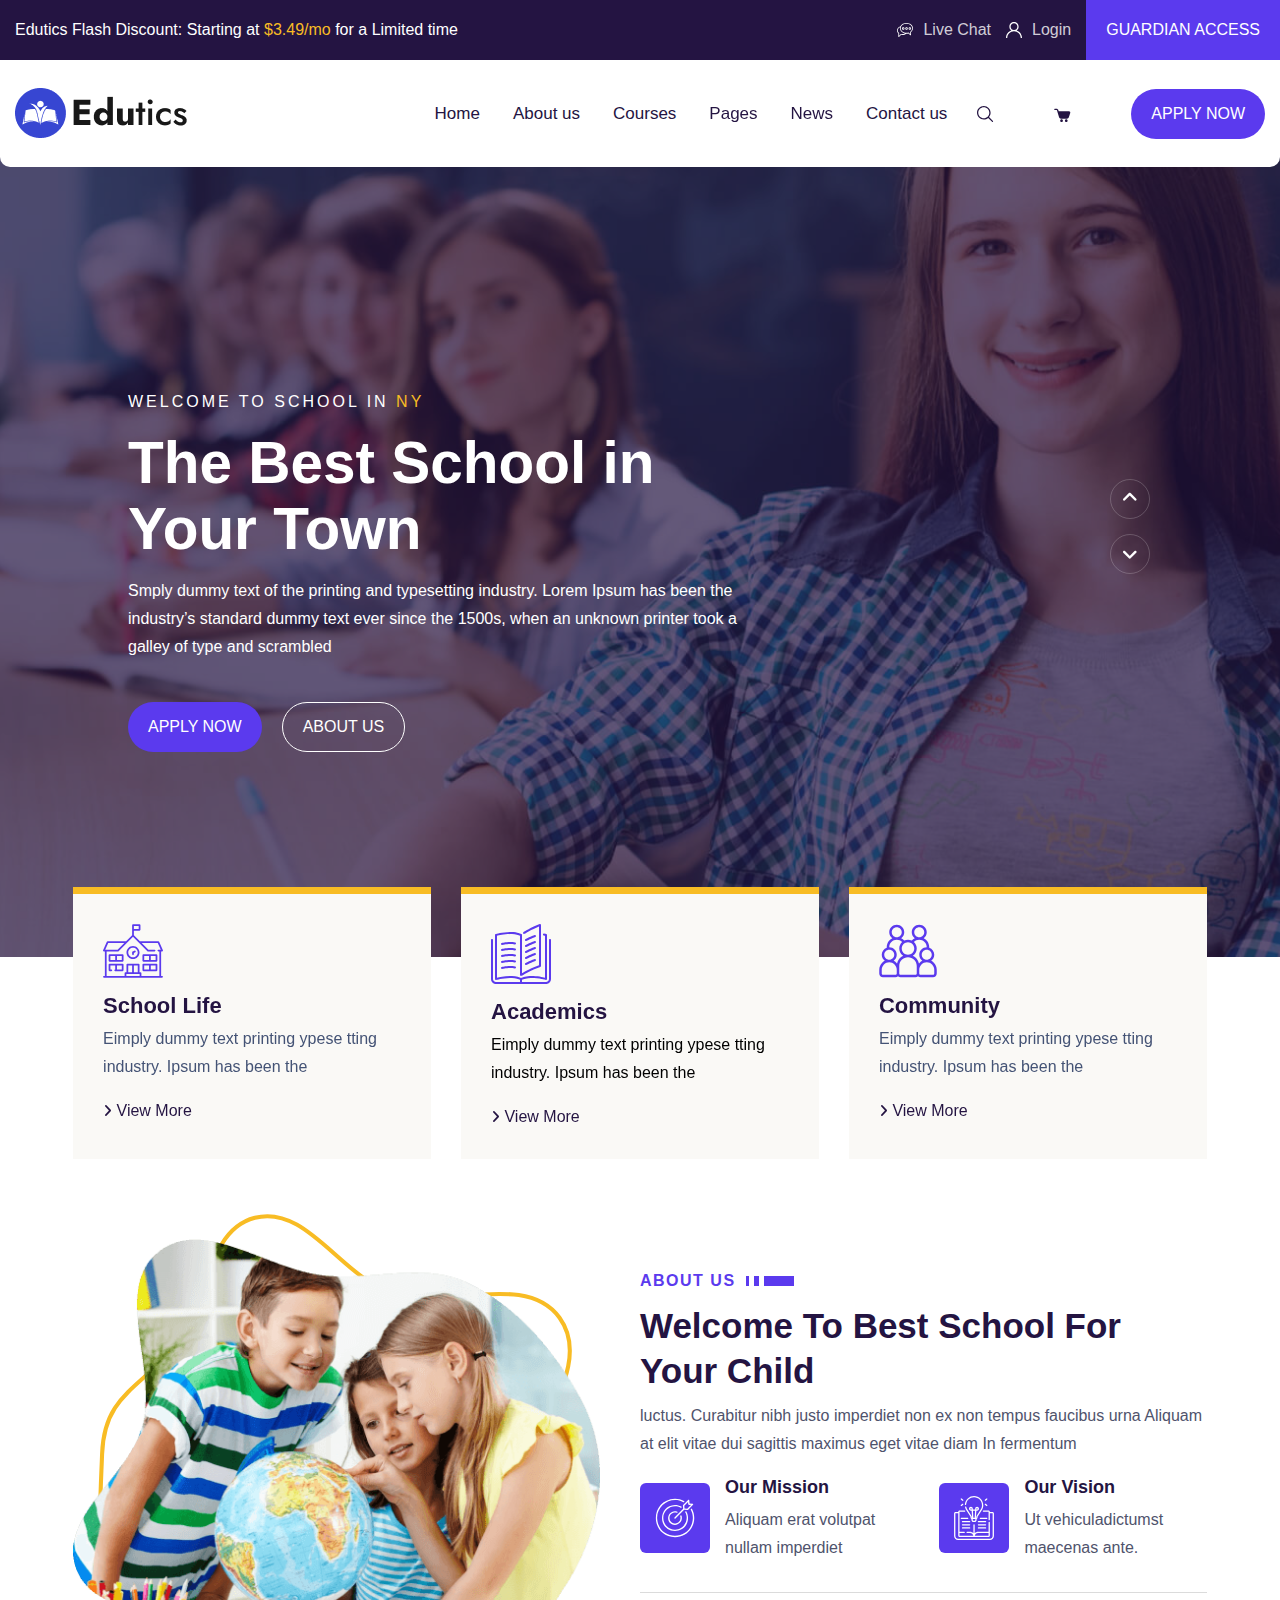
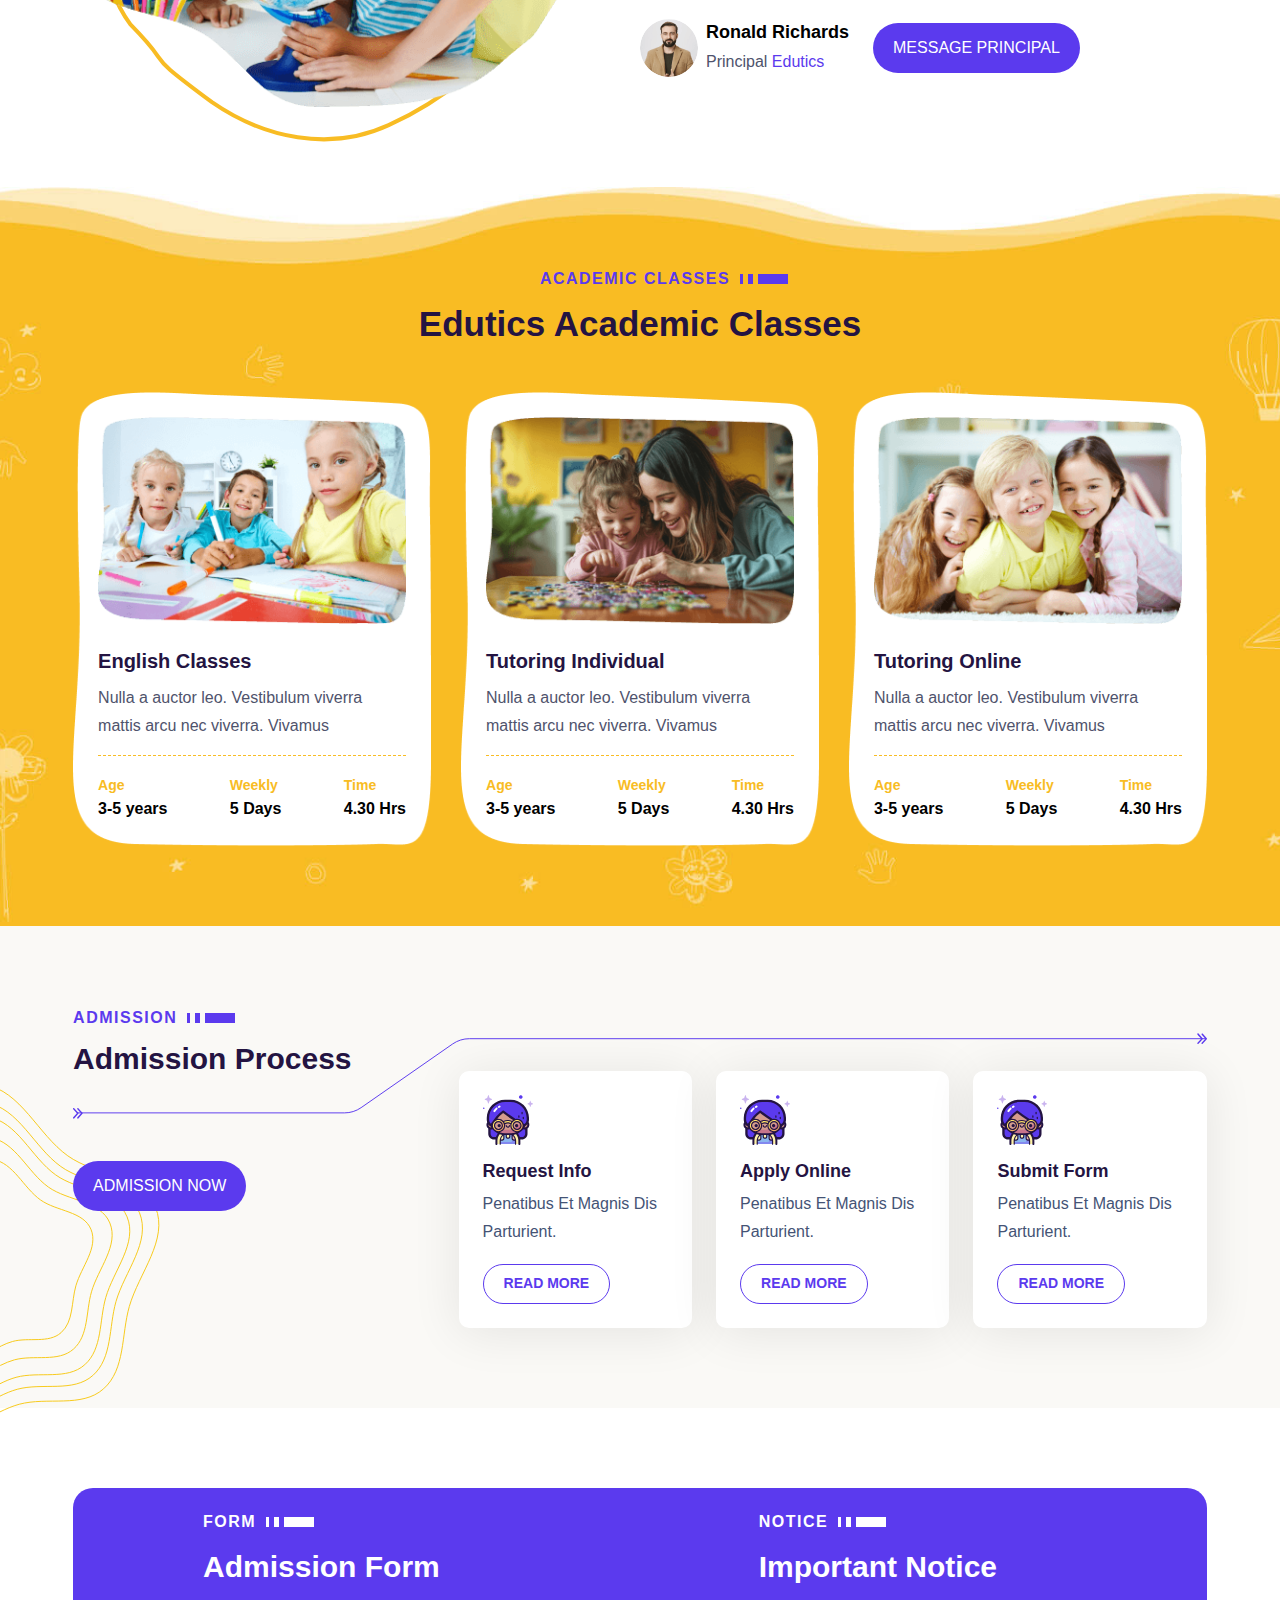
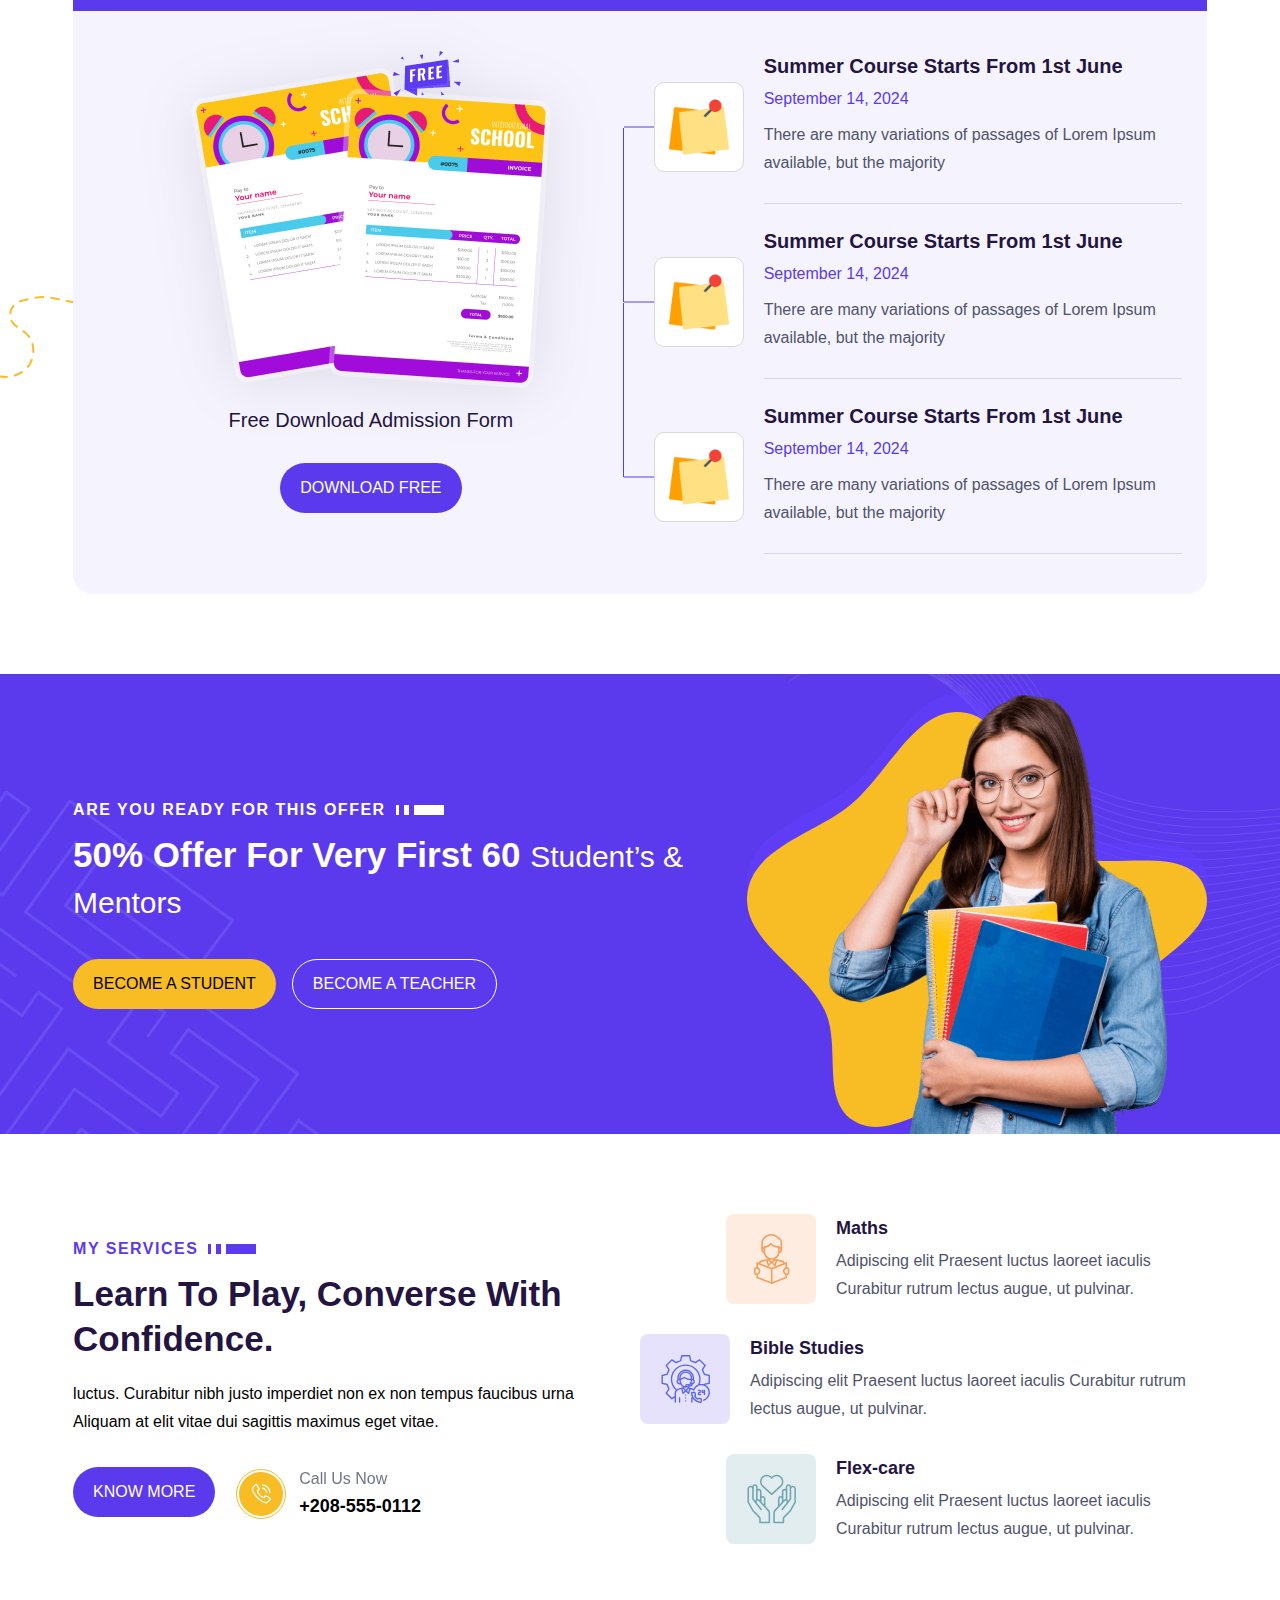
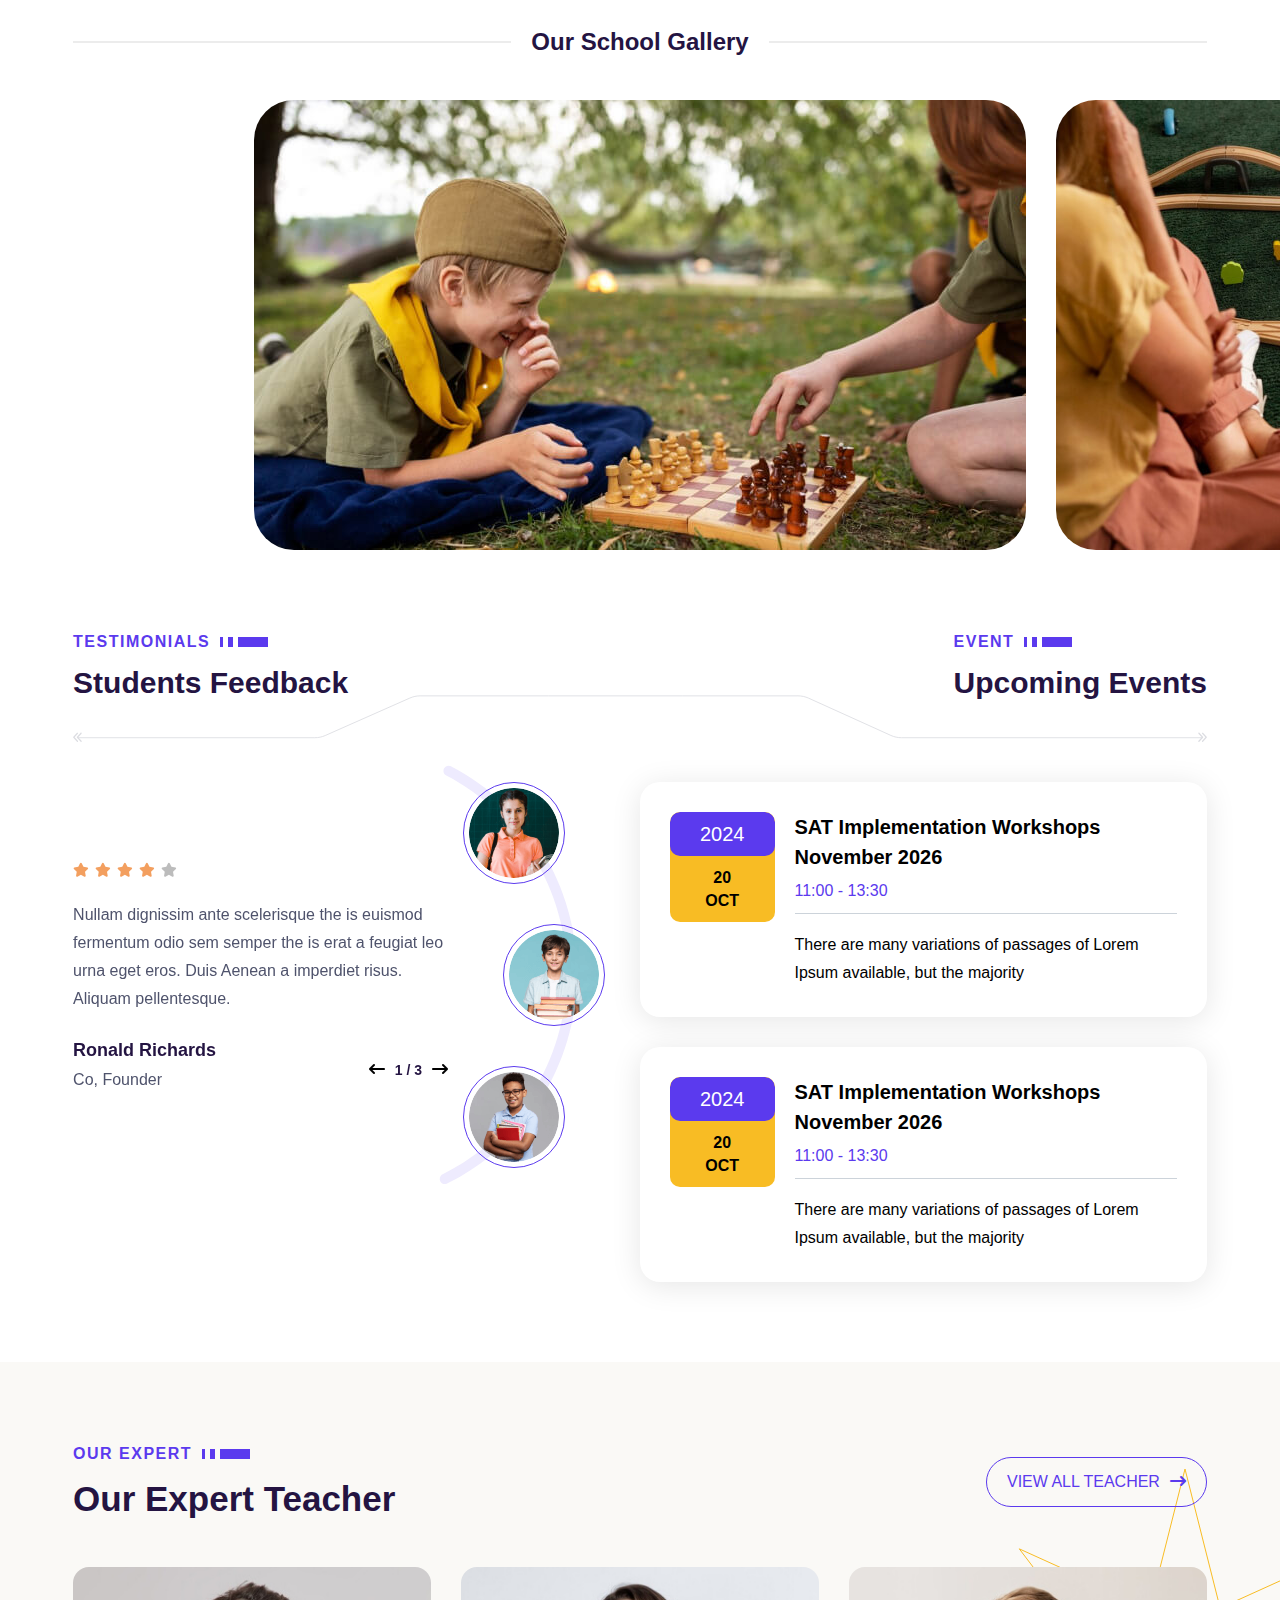
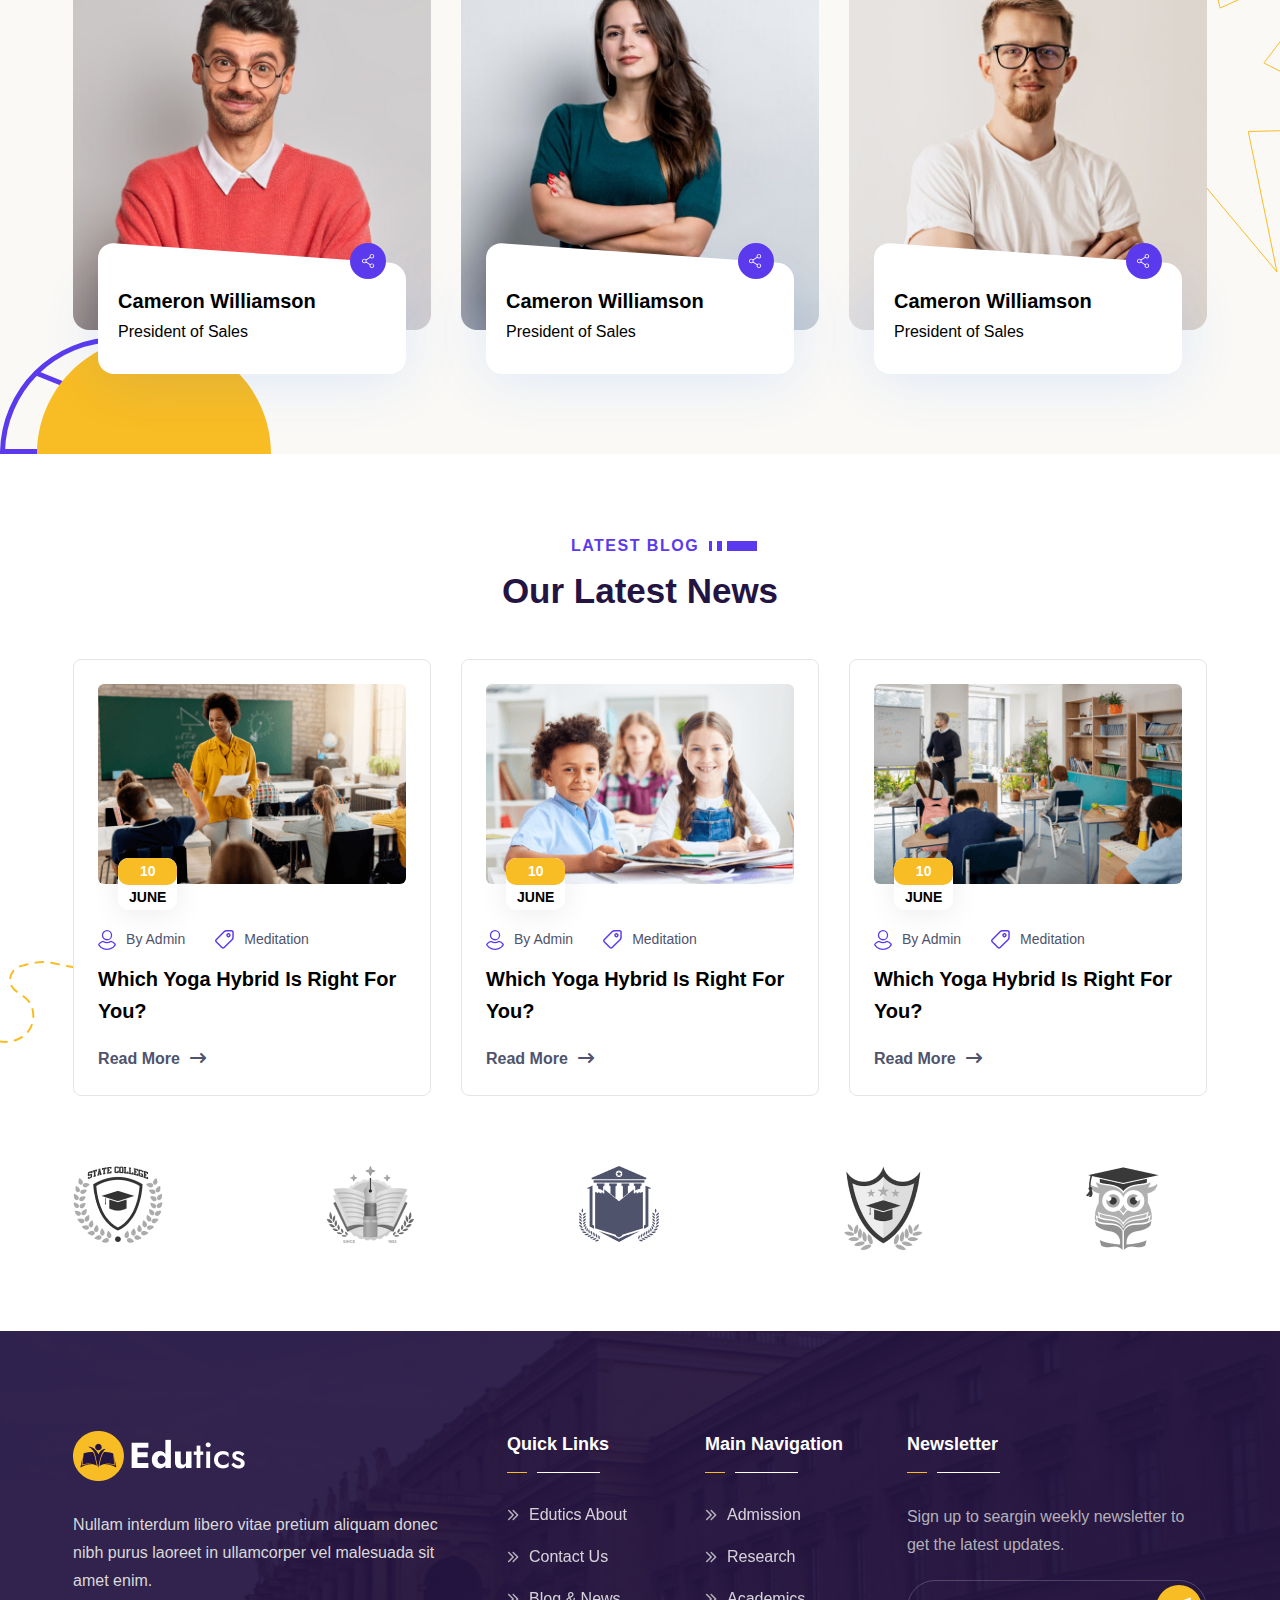
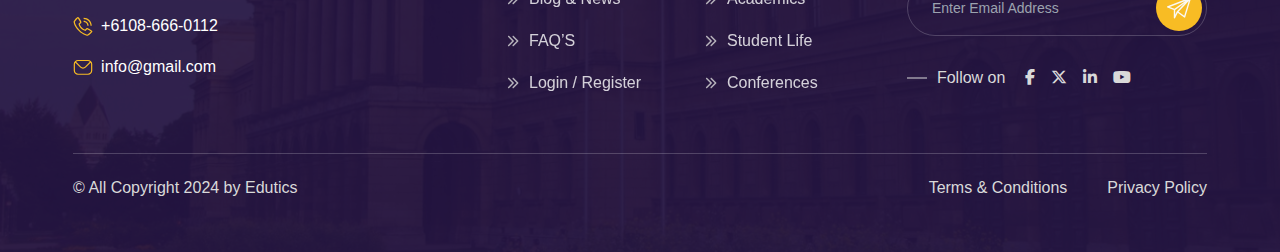
<file: index-2.html>
<!DOCTYPE html>
<html lang="en">

<head>
    <meta charset="UTF-8">
    <meta name="viewport" content="width=device-width, initial-scale=1.0">
    <title>Edutics</title>
    <link rel="shortcut icon" href="favicon.svg" type="image/x-icon">

    <!-- plugins & libraries css -->
    <link rel="stylesheet" href="assets/vendor/swiper/swiper-bundle.min.css">
    <link rel="stylesheet" href="assets/vendor/font-awesome/all.min.css">

    <!-- tailwind css -->
    <link rel="stylesheet" href="src/output.css">

    <!-- custom css -->
    <link rel="stylesheet" href="assets/css/style.css">
</head>

<body>
    <div class="ed-overlay group">
        <div class="fixed inset-0 z-[100] group-[.active]:bg-edblue/80 duration-[400ms] pointer-events-none group-[.active]:pointer-events-auto"></div>
    </div>

    <!-- cart -->
    <div class="ed-cart-bar group">
        <div class="w-[420px] max-w-full fixed z-[100] right-0 top-0 h-full bg-white flex flex-col translate-x-[100%] duration-[400ms] group-[.active]:translate-x-0">
            <!-- heading -->
            <div class="flex items-center justify-between px-[25px] border-b border-edgray/20 pb-[23px] pt-[22px]">
                <h5 class="text-[20px]">My Cart List</h5>
                <h6>(03 Items)</h6>
            </div>

            <!-- cart items -->
            <div>
                <!-- single cart item -->
                <div class="flex items-center gap-[20px] py-[30px] px-[25px] border-b border-edgray/20">
                    <img src="assets/img/cart-item-1.jpg" alt="Cart Item Image" class="rounded-[10px] shrink-0">
                    <div class="grow">
                        <h6 class="font-medium text-[18px] text-edblue"><a href="course-details.html" class="hover:text-edpurple">Web Development</a></h6>
                        <h6 class="font-medium text-edgray">$15.00</h6>
                    </div>
                    <button class="text-[20px] text-edgray shrink-0 hover:text-edpurple">x</button>
                </div>

                <!-- single cart item -->
                <div class="flex items-center gap-[20px] py-[30px] px-[25px] border-b border-edgray/20">
                    <img src="assets/img/cart-item-2.jpg" alt="Cart Item Image" class="rounded-[10px] shrink-0">
                    <div class="grow">
                        <h6 class="font-medium text-[18px] text-edblue"><a href="course-details.html" class="hover:text-edpurple">Digital Marketing</a></h6>
                        <h6 class="font-medium text-edgray">$15.00</h6>
                    </div>
                    <button class="text-[20px] text-edgray shrink-0 hover:text-edpurple">x</button>
                </div>

                <!-- single cart item -->
                <div class="flex items-center gap-[20px] py-[30px] px-[25px] border-b border-edgray/20">
                    <img src="assets/img/cart-item-3.jpg" alt="Cart Item Image" class="rounded-[10px] shrink-0">
                    <div class="grow">
                        <h6 class="font-medium text-[18px] text-edblue"><a href="course-details.html" class="hover:text-edpurple">WordPress Development</a></h6>
                        <h6 class="font-medium text-edgray">$15.00</h6>
                    </div>
                    <button class="text-[20px] text-edgray shrink-0 hover:text-edpurple">x</button>
                </div>
            </div>

            <!-- cart bottom -->
            <div class="mt-auto px-[25px] mb-[30px]">
                <div class="flex items-center justify-between font-medium text-[18px] text-edblue mb-[33px]">
                    <span>Total</span>
                    <span>$999</span>
                </div>
                <div class="space-y-[15px]">
                    <a href="#" class="ed-btn w-full !rounded-[10px] !bg-transparent border border-edblue !text-edblue hover:!bg-edblue hover:!text-white">Proceed to checkout</a>
                    <a href="#" class="ed-btn w-full !rounded-[10px]">Proceed to checkout</a>
                </div>
            </div>
        </div>
    </div>

    <!-- search -->
    <div class="ed-search group">
        <form action="#" class="bg-white fixed z-[100] top-[50%] left-[50%] -translate-x-[50%] -translate-y-[50%] h-[100px] md:h-[70px] xxs:h-[50px] w-[1224px] max-w-[95%] flex gap-[10px] rounded-full overflow-hidden px-[40px] xxs:px-[20px] pointer-events-none opacity-0 group-[.active]:pointer-events-auto group-[.active]:opacity-100 duration-[400ms]">
            <input type="search" name="ed-search" placeholder="Search Here..." class="bg-transparent w-full focus:outline-none">
            <button class="text-[25px] md:text-[22px] xxs:text-[20px]"><i class="fa-solid fa-magnifying-glass"></i></button>
        </form>
    </div>

    <!-- sidebar -->
    <div class="ed-sidebar">
        <div class="translate-x-[100%] transition-transform ease-linear duration-300 fixed right-0 w-full max-w-[25%] xl:max-w-[30%] lg:max-w-[40%] md:max-w-[50%] sm:max-w-[60%] xxs:max-w-full bg-white h-full z-[100] overflow-auto">
            <!-- heading -->
            <div class="ed-sidebar-heading p-[20px] lg:p-[20px] border-b border-edgray/20">
                <div class="logo flex justify-between items-center">
                    <a href="index.html"><img src="assets/img/logo.png" alt="logo"></a>

                    <button type="button" class="ed-sidebar-close-btn border border-edgray/20 w-[45px] aspect-square shrink-0 text-black text-[22px] rounded-full hover:text-edpurple"><i class="fa-solid fa-xmark"></i></button>
                </div>
            </div>

            <!-- mobile menu -->
            <div class="ed-header-nav-in-mobile"></div>
        </div>
    </div>

    <!-- HEADER SECTION START -->
    <header class="absolute z-[99] top-0 inset-x-[100px] xxl:inset-x-[30px] xl:inset-x-0 bg-white rounded-bl-[10px] rounded-br-[10px]">
        <!-- top header -->
        <div class="bg-edblue flex items-center justify-between lg:justify-center lg:gap-x-[20px]">
            <!-- contacts -->
            <div class="flex items-center gap-x-[32px] xl:gap-x-[15px] gap-y-[6px] py-[18px] pl-[30px] xl:pl-[10px] lg:pl-0 lg:order-2 sm:pt-0 sm:pb-[10px] xl:hidden">
                <!-- single contact -->
                <a href="mailto:info@example.com" class="flex items-center gap-x-[10px] font-light text-white/80">
                    <span class="icon shrink-0 xl:hidden">
                        <img src="assets/img/icon/mail.svg" alt="icon">
                    </span>
                    <span>info@example.com</span>
                </a>
                <!-- single contact -->
                <a href="tel:+20866660112" class="flex items-center gap-x-[10px] font-light text-white/80">
                    <span class="icon shrink-0 xl:hidden">
                        <img src="assets/img/icon/phone.svg" alt="icon">
                    </span>
                    <span>+208-6666-0112</span>
                </a>
            </div>

            <!-- notice -->
            <p class="font-medium text-white text-[16px] xxs:text-[14px] xl:pl-[15px] lg:order-1 lg:w-full lg:my-[10px] text-center lg:text-left sm:text-center">Edutics Flash Discount: Starting at <span class="text-edyellow">$3.49/mo</span> for a Limited time</p>

            <!-- actions -->
            <div class="shrink-0 flex items-center gap-x-[30px] xl:gap-x-[15px] text-white lg:order-3 sm:hidden">
                <div class="flex gap-x-[30px] xl:gap-x-[15px]">
                    <a href="#" class="flex items-center gap-x-[10px] font-light text-white/80"><span class="icon shrink-0"><img src="assets/img/icon/chat.svg" alt="icon"></span> Live Chat</a>
                    <a href="#" class="flex items-center gap-x-[10px] font-light text-white/80"><span class="icon shrink-0"><img src="assets/img/icon/avatar.svg" alt="icon"></span> Login</a>
                </div>
                <a href="#" class="ed-btn !h-[60px] !rounded-none sm:!px-[15px]">Guardian Access</a>
            </div>
        </div>

        <!-- bottom header -->
        <div class="px-[30px] xxl:px-[15px] lg:px-[20px] py-[28px] lg:py-[18px] flex justify-between to-be-fixed">
            <div class="logo xxs:max-w-[40%]"><a href="index.html"><img src="assets/img/logo.png" alt="logo" class="logo"></a></div>

            <div class="flex lg:items-center lg:gap-[60px] xxs:gap-[30px]">
                <div class="flex items-center gap-[100px] xl:gap-[30px] lg:gap-y-0">
                    <!-- nav -->
                    <div class="ed-header-nav-container">
                        <ul class="to-go-to-sidebar-in-mobile ed-header-nav flex lg:flex-col gap-x-[43px] xl:gap-x-[33px] font-kanit text-[17px] font-normal">
                            <li class="has-sub-menu relative">
                                <a role="button">Home</a>

                                <ul class="ed-header-submenu">
                                    <li><a href="index.html">Home</a></li>
                                    <li><a href="index-2.html">Home 02</a></li>
                                </ul>
                            </li>
                            <li><a href="about.html">About us</a></li>
                            <li class="has-sub-menu relative">
                                <a role="button">Courses</a>

                                <ul class="ed-header-submenu">
                                    <li><a href="course-grid.html">Courses Grid</a></li>
                                    <li><a href="course-filter.html">Courses Filter</a></li>
                                    <li><a href="course-details.html">Course Details</a></li>
                                </ul>
                            </li>
                            <li class="has-sub-menu relative">
                                <a role="button">Pages</a>

                                <ul class="ed-header-submenu">
                                    <li><a href="teachers.html">Teachers</a></li>
                                    <li><a href="teacher-details.html">Teacher Details</a></li>
                                    <li><a href="events.html">Events</a></li>
                                    <li><a href="events-2.html">Events V.2</a></li>
                                    <li><a href="event-details.html">Event Details</a></li>
                                    <li><a href="gallery.html">Gallery</a></li>
                                    <li><a href="faq.html">FAQ</a></li>
                                    <li><a href="coming-soon.html">Coming Soon Page</a></li>
                                    <li><a href="404.html">Error 404</a></li>
                                </ul>
                            </li>
                            <li class="has-sub-menu relative">
                                <a role="button">News</a>

                                <ul class="ed-header-submenu">
                                    <li><a href="news-grid.html">News Grid</a></li>
                                    <li><a href="news-list.html">News List</a></li>
                                    <li><a href="news-details.html">News Details</a></li>
                                </ul>
                            </li>
                            <li><a href="contact.html">Contact us</a></li>
                        </ul>
                    </div>

                    <!-- right actions -->
                    <div class="flex items-center gap-x-[60px] xxs:gap-[30px]">
                        <button class="ed-search-opener-btn group">
                            <svg width="17" height="17" viewBox="0 0 17 17" fill="none" xmlns="http://www.w3.org/2000/svg">
                                <g>
                                    <path d="M15.962 15.9063L12.0216 12.0025C13.0011 10.8356 13.5911 9.33716 13.5911 7.70448C13.5911 3.992 10.5427 0.97168 6.79561 0.97168C3.04849 0.97168 0 3.992 0 7.70448C0 11.4167 3.04849 14.4368 6.79561 14.4368C8.44348 14.4368 9.95601 13.8523 11.1338 12.8819L15.0743 16.7858C15.1968 16.9072 15.3575 16.9679 15.5181 16.9679C15.6788 16.9679 15.8395 16.9072 15.9621 16.7858C16.2072 16.5429 16.2072 16.1491 15.962 15.9063ZM1.25549 7.70448C1.25549 4.67786 3.74076 2.21553 6.79561 2.21553C9.85038 2.21553 12.3356 4.67786 12.3356 7.70448C12.3356 10.7309 9.85038 13.1929 6.79561 13.1929C3.74076 13.1929 1.25549 10.7309 1.25549 7.70448Z" class="fill-edblue group-hover:fill-edpurple" />
                                </g>
                            </svg>
                        </button>
                        <button class="ed-cart-opener-btn group">
                            <svg width="17" height="17" viewBox="0 0 17 17" fill="none" xmlns="http://www.w3.org/2000/svg">
                                <g>
                                    <path d="M12.9894 13.6354H6.93871C6.06616 13.6354 5.2925 13.0682 5.05637 12.2557L3.01122 5.38995C2.93856 5.14134 2.69705 4.97072 2.42122 4.97072H0.818742C0.446713 4.97072 0.145996 4.67212 0.145996 4.30421C0.145996 3.93629 0.446713 3.6377 0.818742 3.6377H2.42122C3.29377 3.6377 4.06676 4.2049 4.30289 5.01737L4.68568 6.30374H14.9753C15.3951 6.30374 15.7934 6.50169 16.0403 6.83361C16.2852 7.16287 16.3558 7.57477 16.234 7.96402L14.8462 12.3283C14.5744 13.1161 13.8296 13.6354 12.9894 13.6354Z" class="fill-edblue group-hover:fill-edpurple" />
                                    <path d="M7.54617 16.9687C6.80414 16.9687 6.20068 16.3707 6.20068 15.6353C6.20068 14.9 6.80414 14.302 7.54617 14.302C8.28821 14.302 8.89167 14.9 8.89167 15.6353C8.89167 16.3707 8.28821 16.9687 7.54617 16.9687Z" class="fill-edblue group-hover:fill-edpurple" />
                                    <path d="M12.2556 16.9687C11.5136 16.9687 10.9102 16.3707 10.9102 15.6353C10.9102 14.9 11.5136 14.302 12.2556 14.302C12.9977 14.302 13.6011 14.9 13.6011 15.6353C13.6011 16.3707 12.9977 16.9687 12.2556 16.9687Z" class="fill-edblue group-hover:fill-edpurple" />
                                </g>
                            </svg>
                        </button>
                        <a href="contact.html" class="ed-btn to-go-to-sidebar-in-mobile lg:m-[20px]">apply now</a>
                    </div>
                </div>

                <!-- mobile menu button -->
                <button type="button" class="ed-mobile-menu-open-btn hidden lg:inline-block text-edblue text-[18px]"><i class="fa-solid fa-bars"></i></button>
            </div>
        </div>
    </header>
    <!-- HEADER SECTION END -->

    <main>
        <!-- BANNER SECTION START -->
        <section>
            <div class="ed-banner-slider swiper relative">
                <div class="swiper-wrapper">
                    <!-- single slide -->
                    <div class="swiper-slide">
                        <div class="pt-[390px] md:pt-[300px] xs:pt-[280px] pb-[205px] bg-[url('../assets/img/banner-bg-1.jpg')] bg-no-repeat bg-center bg-cover relative z-[1] before:absolute before:-z-[1] before:inset-0 before:bg-edblue/70 before:pointer-events-none">
                            <div class="mx-[10%] md:mx-[15px]">
                                <div class="text-white w-[48%] xl:w-[60%] md:w-[70%] sm:w-[80%] xs:w-full">
                                    <h6 class="font-medium uppercase tracking-[3px] mb-[16px]">Welcome to School in <span class="text-edyellow">NY</span></h6>
                                    <h2 class="font-bold text-[clamp(35px,4.57vw,80px)] leading-[1.13] mb-[15px]">The Best School in Your Town</h2>
                                    <p class="leading-[1.75] mb-[41px]">Smply dummy text of the printing and typesetting industry. Lorem Ipsum has been the industry’s standard dummy text ever since the 1500s, when an unknown printer took a galley of type and scrambled</p>
                                    <div class="flex items-center gap-[20px]">
                                        <a href="contact.html" class="ed-btn">Apply now</a>
                                        <a href="about.html" class="ed-btn !bg-transparent border border-white hover:!bg-white hover:text-edpurple">About us</a>
                                    </div>
                                </div>
                            </div>
                        </div>
                    </div>

                    <!-- single slide -->
                    <div class="swiper-slide">
                        <div class="pt-[390px] md:pt-[300px] xs:pt-[280px] pb-[205px] bg-[url('../assets/img/banner-bg-2.jpg')] bg-no-repeat bg-center bg-cover relative z-[1] before:absolute before:-z-[1] before:inset-0 before:bg-edblue/70 before:pointer-events-none">
                            <div class="mx-[10%] md:mx-[15px]">
                                <div class="text-white w-[48%] xl:w-[60%] md:w-[70%] sm:w-[80%] xs:w-full">
                                    <h6 class="font-medium uppercase tracking-[3px] mb-[16px]">Welcome to School in <span class="text-edyellow">NY</span></h6>
                                    <h2 class="font-bold text-[clamp(35px,4.57vw,80px)] leading-[1.13] mb-[15px]">The Best School in Your Town</h2>
                                    <p class="leading-[1.75] mb-[41px]">Smply dummy text of the printing and typesetting industry. Lorem Ipsum has been the industry’s standard dummy text ever since the 1500s, when an unknown printer took a galley of type and scrambled</p>
                                    <div class="flex items-center gap-[20px]">
                                        <a href="#" class="ed-btn">Apply now</a>
                                        <a href="#" class="ed-btn !bg-transparent border border-white hover:!bg-white hover:text-edpurple">About us</a>
                                    </div>
                                </div>
                            </div>
                        </div>
                    </div>
                </div>

                <!-- nav -->
                <div class="ed-banner-slider-nav absolute z-[1] top-[50%] xs:top-[80%] right-[130px] md:right-[60px] sm:right-[40px] xs:hidden flex flex-col gap-[15px] *:w-[40px] *:h-[40px] *:rounded-full *:border *:border-white/20 *:text-white *:text-[18px]">
                    <button class="prev hover:bg-edyellow hover:border-edyellow hover:text-black"><i class="fa-solid fa-angle-up"></i></button>
                    <button class="next leading-[43px] hover:bg-edyellow hover:border-edyellow hover:text-black"><i class="fa-solid fa-angle-down"></i></button>
                </div>
            </div>
        </section>
        <!-- BANNER SECTION END -->


        <!-- FEATURES SECTION START -->
        <section class="-mt-[70px] relative z-[2]">
            <div class="mx-[19.71%] xxxl:mx-[14.71%] xxl:mx-[9.71%] xl:mx-[5.71%] md:mx-[12px]">
                <div class="grid grid-cols-3 md:grid-cols-2 xs:grid-cols-1 gap-[30px]">
                    <!-- single feature -->
                    <div class="bg-[#FAF9F6] hover:bg-edyellow border-t-[7px] border-edyellow hover:border-edpurple duration-[400ms] p-[30px] sm:p-[25px] group relative z-[1] before:absolute before:-z-[1] before:inset-0 before:bg-[url('../assets/img/faeture-bg.jpg')] before:mix-blend-hard-light before:opacity-0 before:duration-[400ms] hover:before:opacity-15">
                        <span class="icon">
                            <img src="assets/img/feature-1.svg" alt="feature" class="mb-[11px]">
                        </span>
                        <h4 class="font-semibold text-[24px] xl:text-[22px] mb-[3px] text-edblue"><a href="#" class="hover:text-edpurple">School Life</a></h4>
                        <p class="text-edgray2 group-hover:text-black mb-[18px]">Eimply dummy text printing ypese tting industry. Ipsum has been the</p>
                        <a href="#" class="text-edblue hover:text-edpurple"><span class="text-[14px]"><i class="fa-solid fa-angle-right"></i></span> View More</a>
                    </div>

                    <!-- single feature -->
                    <div class="bg-[#FAF9F6] hover:bg-edyellow border-t-[7px] border-edyellow hover:border-edpurple duration-[400ms] p-[30px] sm:p-[25px] group relative z-[1] before:absolute before:-z-[1] before:inset-0 before:bg-[url('../assets/img/faeture-bg.jpg')] before:mix-blend-hard-light before:opacity-0 before:duration-[400ms] hover:before:opacity-15">
                        <span class="icon">
                            <img src="assets/img/feature-2.svg" alt="feature" class="mb-[11px]">
                        </span>
                        <h4 class="font-semibold text-[24px] xl:text-[22px] mb-[3px] text-edblue"><a href="#" class="hover:text-edpurple">Academics </a></h4>
                        <p class="text-black group-hover:text-black mb-[18px]">Eimply dummy text printing ypese tting industry. Ipsum has been the</p>
                        <a href="#" class="text-edblue hover:text-edpurple"><span class="text-[14px]"><i class="fa-solid fa-angle-right"></i></span> View More</a>
                    </div>

                    <!-- single feature -->
                    <div class="bg-[#FAF9F6] hover:bg-edyellow border-t-[7px] border-edyellow hover:border-edpurple duration-[400ms] p-[30px] sm:p-[25px] group relative z-[1] before:absolute before:-z-[1] before:inset-0 before:bg-[url('../assets/img/faeture-bg.jpg')] before:mix-blend-hard-light before:opacity-0 before:duration-[400ms] hover:before:opacity-15">
                        <span class="icon">
                            <img src="assets/img/feature-3.svg" alt="feature" class="mb-[11px]">
                        </span>
                        <h4 class="font-semibold text-[24px] xl:text-[22px] mb-[3px] text-edblue"><a href="#" class="hover:text-edpurple">Community</a></h4>
                        <p class="text-edgray2 group-hover:text-black mb-[18px]">Eimply dummy text printing ypese tting industry. Ipsum has been the</p>
                        <a href="#" class="text-edblue hover:text-edpurple"><span class="text-[14px]"><i class="fa-solid fa-angle-right"></i></span> View More</a>
                    </div>
                </div>
            </div>
        </section>
        <!-- FEATURES SECTION END -->


        <!-- ABOUT SECTION START -->
        <section class="py-[120px] xl:py-[80px] md:py-[60px]">
            <div class="mx-[19.71%] xxxl:mx-[14.71%] xxl:mx-[9.71%] xl:mx-[5.71%] md:mx-[12px]">
                <div class="flex md:flex-col justify-between items-center gap-x-[60px] xl:gap-x-[40px] gap-y-[40px]">
                    <!-- img -->
                    <div class="max-w-[50%] md:max-w-full grow relative">
                        <img src="assets/img/about-img.png" alt="about image">
                        <img src="assets/img/about-img-vector.svg" alt="vector" class="absolute -top-[25px] left-[25px] -z-[1] w-[90%] max-w-[100%]">
                    </div>

                    <!-- txt -->
                    <div class="max-w-[50%] md:max-w-full shrink-0 grow">
                        <h6 class="ed-section-sub-title">about us</h6>
                        <h2 class="ed-section-title mb-[9px]">Welcome to best school for your child</h2>
                        <p class="text-edgray">luctus. Curabitur nibh justo imperdiet non ex non tempus faucibus urna Aliquam at elit vitae dui sagittis maximus eget vitae diam In fermentum </p>
                        <!-- infos -->
                        <div class="flex xs:flex-col gap-y-[15px] gap-x-[30px] xxl:gap-x-[20px] mt-[16px] xxs:mb-[30px] pb-[30px] border-b border-[#dbdbdb] mb-[26px]">
                            <!-- single info -->
                            <div class="flex items-center lg:flex-col lg:items-start md:flex-row md:items-center gap-[20px] xl:gap-[15px]">
                                <div class="shrink-0 bg-edpurple h-[80px] xl:h-[70px] aspect-square rounded-[6px] flex items-center justify-center">
                                    <img src="assets/img/icon/target.svg" alt="icon">
                                </div>

                                <!-- txt -->
                                <div>
                                    <h6 class="font-semibold text-[18px] text-edblue mb-[5px]">Our Mission</h6>
                                    <p class="text-[16px] text-edgray">Aliquam erat volutpat nullam imperdiet</p>
                                </div>
                            </div>

                            <div class="flex items-center lg:flex-col lg:items-start md:flex-row md:items-center gap-[20px] xl:gap-[15px]">
                                <div class="shrink-0 bg-edpurple h-[80px] xl:h-[70px] aspect-square rounded-[6px] flex items-center justify-center">
                                    <img src="assets/img/icon/book-light.svg" alt="icon">
                                </div>

                                <!-- txt -->
                                <div>
                                    <h6 class="font-semibold text-[18px] text-edblue mb-[5px]">Our Vision</h6>
                                    <p class="text-[16px] text-edgray">Ut vehiculadictumst maecenas ante.</p>
                                </div>
                            </div>
                        </div>

                        <div class="flex flex-wrap items-center gap-x-[24px] gap-y-[20px]">
                            <div class="flex gap-x-[8px]">
                                <div class="rounded-full overflow-hidden w-[58px] aspect-square shrink-0">
                                    <img src="assets/img/user.png" alt="Principal" class="w-[58px] aspect-square">
                                </div>
                                <div>
                                    <h5 class="font-semibold text-[18px] text-black mb-[4px]">Ronald Richards</h5>
                                    <h6 class="text-edgray">Principal <span class="text-edpurple">Edutics</span></h6>
                                </div>
                            </div>
                            <a href="#" class="ed-btn">Message Principal</a>
                        </div>
                    </div>
                </div>
            </div>
        </section>
        <!-- ABOUT SECTION END -->


        <!-- CLASSES SECTION START -->
        <section class="py-[120px] xl:py-[80px] md:py-[60px] bg-[url('../assets/img/classes-bg.jpg')] bg-cover bg-top bg-no-repeat">
            <div class="mx-[19.71%] xxxl:mx-[14.71%] xxl:mx-[9.71%] xl:mx-[5.71%] md:mx-[12px]">
                <!-- section heading -->
                <div class="text-center mb-[46px] lg:mb-[36px] xxs:mb-[26px]">
                    <h6 class="ed-section-sub-title">academic classes</h6>
                    <h2 class="ed-section-title">Edutics academic classes</h2>
                </div>

                <!-- cards -->
                <div class="grid grid-cols-3 md:grid-cols-2 xs:grid-cols-1 xs:max-w-[80%] xxs:max-w-full mx-auto gap-[30px] lg:gap-[20px]">
                    <!-- single class card -->
                    <div class="bg-[url('../assets/img/class-bg.png')] bg-no-repeat bg-center bg-[length:100%_100%] p-[25px] sm:p-[20px]">
                        <div class="mb-[22px]">
                            <img src="assets/img/class-1.png" alt="class image" class="aspect-[161/108] object-cover w-full">
                        </div>
                        <!-- txt -->
                        <div>
                            <h5 class="font-semibold text-[20px] text-edblue mb-[8px]"><a href="#" class="hover:text-edpurple">English Classes</a></h5>
                            <p class="text-edgray mb-[15px]">Nulla a auctor leo. Vestibulum viverra mattis arcu nec viverra. Vivamus </p>
                            <!-- infos -->
                            <div class="flex gap-x-[20px] sm:flex-wrap justify-between sm:justify-start pt-[17px] border-t border-dashed border-edyellow">
                                <div class="font-semibold">
                                    <span class="text-[14px] text-edyellow">Age</span>
                                    <h6>3-5 years</h6>
                                </div>
                                <div class="font-semibold">
                                    <span class="text-[14px] text-edyellow">Weekly </span>
                                    <h6>5 Days</h6>
                                </div>
                                <div class="font-semibold">
                                    <span class="text-[14px] text-edyellow">Time</span>
                                    <h6>4.30 Hrs</h6>
                                </div>
                            </div>
                        </div>
                    </div>
                    <!-- single class card -->
                    <div class="bg-[url('../assets/img/class-bg.png')] bg-no-repeat bg-center bg-[length:100%_100%] p-[25px] sm:p-[20px]">
                        <div class="mb-[22px]">
                            <img src="assets/img/class-2.png" alt="class image" class="aspect-[161/108] object-cover w-full">
                        </div>
                        <!-- txt -->
                        <div>
                            <h5 class="font-semibold text-[20px] text-edblue mb-[8px]"><a href="#" class="hover:text-edpurple">Tutoring Individual</a></h5>
                            <p class="text-edgray mb-[15px]">Nulla a auctor leo. Vestibulum viverra mattis arcu nec viverra. Vivamus </p>
                            <!-- infos -->
                            <div class="flex gap-x-[20px] sm:flex-wrap justify-between sm:justify-start pt-[17px] border-t border-dashed border-edyellow">
                                <div class="font-semibold">
                                    <span class="text-[14px] text-edyellow">Age</span>
                                    <h6>3-5 years</h6>
                                </div>
                                <div class="font-semibold">
                                    <span class="text-[14px] text-edyellow">Weekly </span>
                                    <h6>5 Days</h6>
                                </div>
                                <div class="font-semibold">
                                    <span class="text-[14px] text-edyellow">Time</span>
                                    <h6>4.30 Hrs</h6>
                                </div>
                            </div>
                        </div>
                    </div>
                    <!-- single class card -->
                    <div class="bg-[url('../assets/img/class-bg.png')] bg-no-repeat bg-center bg-[length:100%_100%] p-[25px] sm:p-[20px]">
                        <div class="mb-[22px]">
                            <img src="assets/img/class-3.png" alt="class image" class="aspect-[161/108] object-cover w-full">
                        </div>
                        <!-- txt -->
                        <div>
                            <h5 class="font-semibold text-[20px] text-edblue mb-[8px]"><a href="#" class="hover:text-edpurple">Tutoring Online</a></h5>
                            <p class="text-edgray mb-[15px]">Nulla a auctor leo. Vestibulum viverra mattis arcu nec viverra. Vivamus </p>
                            <!-- infos -->
                            <div class="flex gap-x-[20px] sm:flex-wrap justify-between sm:justify-start pt-[17px] border-t border-dashed border-edyellow">
                                <div class="font-semibold">
                                    <span class="text-[14px] text-edyellow">Age</span>
                                    <h6>3-5 years</h6>
                                </div>
                                <div class="font-semibold">
                                    <span class="text-[14px] text-edyellow">Weekly </span>
                                    <h6>5 Days</h6>
                                </div>
                                <div class="font-semibold">
                                    <span class="text-[14px] text-edyellow">Time</span>
                                    <h6>4.30 Hrs</h6>
                                </div>
                            </div>
                        </div>
                    </div>
                </div>
            </div>
        </section>
        <!-- CLASSES SECTION END -->


        <!-- ADMISSION PROCESS SECTION START -->
        <section class="py-[120px] xl:py-[80px] md:py-[60px] bg-[#FAF9F6] relative z-[1]">
            <div class="mx-[19.71%] xxxl:mx-[14.71%] xxl:mx-[9.71%] xl:mx-[5.71%] md:mx-[12px]">
                <div class="flex flex-col gap-x-[85px] items-start relative">
                    <!-- heading -->
                    <div class="relative w-full before:absolute before:bottom-0 before:mb-[8%] before:left-0 before:bg-[url('../assets/img/admission-title-vector.svg')] before:bg-no-repeat before:bg-[length:100%_100%] before:w-[100%] before:h-[88px] before:pointer-events-none lg:before:hidden">
                        <div class="shrink-0 max-w-[290px]">
                            <h6 class="ed-section-sub-title">Admission</h6>
                            <h2 class="ed-section-title !text-[30px] pb-[42px] lg:pb-0 mb-[40px] lg:mb-[20px]">Admission Process</h2>
                            <a href="#" class="ed-btn">Admission Now</a>
                        </div>
                    </div>

                    <!-- cards -->
                    <div class="grid grid-cols-3 sm:grid-cols-2 xxs:grid-cols-1 gap-[24px] -mt-[140px] lg:mt-[25px] w-[66%] ml-auto lg:w-[100%]">
                        <!-- single process -->
                        <div class="bg-white rounded-[10px] p-[24px] shadow-[0_4px_50px_rgba(0,0,0,0.09)]">
                            <span class="icon block mb-[13px]">
                                <img src="assets/img/admission-process-icon.svg" alt="admission process" class="mb-[11px]">
                            </span>
                            <h4 class="font-semibold text-[18px] mb-[5px] text-edblue"><a href="#" class="hover:text-edpurple">Request Info</a></h4>
                            <p class="text-edgray2 group-hover:text-black mb-[18px]">Penatibus Et Magnis Dis Parturient.</p>
                            <a href="#" class="ed-btn !h-[40px] !bg-white border !border-edpurple !text-edpurple !text-[14px] !font-semibold hover:!bg-edpurple hover:!text-white">Read More</a>
                        </div>

                        <!-- single process -->
                        <div class="bg-white rounded-[10px] p-[24px] shadow-[0_4px_50px_rgba(0,0,0,0.09)]">
                            <span class="icon block mb-[13px]">
                                <img src="assets/img/admission-process-icon.svg" alt="admission process" class="mb-[11px]">
                            </span>
                            <h4 class="font-semibold text-[18px] mb-[5px] text-edblue"><a href="#" class="hover:text-edpurple">Apply Online</a></h4>
                            <p class="text-edgray2 group-hover:text-black mb-[18px]">Penatibus Et Magnis Dis Parturient.</p>
                            <a href="#" class="ed-btn !h-[40px] !bg-white border !border-edpurple !text-edpurple !text-[14px] !font-semibold hover:!bg-edpurple hover:!text-white">Read More</a>
                        </div>

                        <!-- single process -->
                        <div class="bg-white rounded-[10px] p-[24px] shadow-[0_4px_50px_rgba(0,0,0,0.09)]">
                            <span class="icon block mb-[13px]">
                                <img src="assets/img/admission-process-icon.svg" alt="admission process" class="mb-[11px]">
                            </span>
                            <h4 class="font-semibold text-[18px] mb-[5px] text-edblue"><a href="#" class="hover:text-edpurple">Submit Form</a></h4>
                            <p class="text-edgray2 group-hover:text-black mb-[18px]">Penatibus Et Magnis Dis Parturient.</p>
                            <a href="#" class="ed-btn !h-[40px] !bg-white border !border-edpurple !text-edpurple !text-[14px] !font-semibold hover:!bg-edpurple hover:!text-white">Read More</a>
                        </div>
                    </div>
                </div>
            </div>

            <!-- vectors -->
            <div>
                <img src="assets/img/admission-vector-1.svg" alt="vector" class="absolute -z-[1] top-[156px] left-0">
                <img src="assets/img/admission-vector-2.svg" alt="vector" class="absolute -z-[1] bottom-[130px] right-[80px]">
            </div>
        </section>
        <!-- ADMISSION PROCESS SECTION END -->


        <!-- FORM & NOTICE SECTION START -->
        <section class="py-[120px] xl:py-[80px] md:py-[60px] relative z-[1] overflow-hidden">
            <div class="mx-[19.71%] xxxl:mx-[14.71%] xxl:mx-[9.71%] xl:mx-[5.71%] md:mx-[12px]">
                <div class="flex lg:flex-col rounded-[20px] overflow-hidden bg-[#f5f4fe]">
                    <!-- form -->
                    <div class="grow max-w-[49%] lg:max-w-full">
                        <!-- heading -->
                        <div class="bg-edpurple p-[22px] pl-[170px] xxl:pl-[130px] xs:pl-[40px] xxs:pl-[22px]">
                            <h6 class="ed-section-sub-title ed-section-sub-title--white">Form</h6>
                            <h3 class="font-semibold text-[30px] xxs:text-[25px] text-white">Admission Form</h3>
                        </div>

                        <!-- main content -->
                        <div class="p-[40px] pr-0 lg:pr-[40px] text-center">
                            <img src="assets/img/form-img.png" alt="form image" class="mx-auto drop-shadow-[0_4px_30px_rgba(0,0,0,0.1)] mb-[17px]">
                            <h5 class="text-[20px] text-edblue mb-[28px]">Free Download Admission Form</h5>
                            <a href="assets/pdf/notice.pdf" download class="ed-btn">Download Free</a>
                        </div>
                    </div>

                    <!-- notice -->
                    <div class="grow max-w-[51%] lg:max-w-full">
                        <!-- heading -->
                        <div class="bg-edpurple p-[22px] pl-[170px] xxl:pl-[130px] xs:pl-[40px] xxs:pl-[22px]">
                            <h6 class="ed-section-sub-title ed-section-sub-title--white">notice</h6>
                            <h3 class="font-semibold text-[30px] xxs:text-[25px] text-white">Important Notice</h3>
                        </div>

                        <!-- main content -->
                        <div class="p-[40px] xl:px-[25px] lg:pl-[70px] sm:pl-[50px] xxs:p-[15px] space-y-[22px]">
                            <!-- single notice -->
                            <div class="flex gap-x-[20px] items-center relative before:absolute before:h-[1px] before:w-[40px] xl:before:w-[30px] before:bg-edpurple before:right-[100%] before:top-[50%] before:-translate-y-[50%] xxs:before:content-none after:absolute after:w-[1px] after:h-[114%] after:bg-edpurple after:bottom-[50%] after:right-[calc(100%+40px)] xl:after:right-[calc(100%+30px)] xxs:after:content-none first:after:content-none">
                                <div class="xxs:hidden icon shrink-0 p-[14px] bg-white border border-[#d9d9d9] rounded-[10px] w-[110px] xl:w-[90px] aspect-square flex items-center justify-center">
                                    <img src="assets/img/notice-icon.png" alt="icon">
                                </div>

                                <div class="pb-[26px] md:pb-[16px] border-b border-[#D9D9D9]">
                                    <h5 class="font-semibold text-[20px] text-edblue mb-[6px]"><a href="#" class="hover:text-edpurple">Summer Course Starts From 1st June</a></h5>
                                    <h6 class="font-medium text-edpurple mb-[10px]">September 14, 2024</h6>
                                    <p class="text-edgray">There are many variations of passages of Lorem Ipsum available, but the majority</p>
                                </div>
                            </div>

                            <!-- single notice -->
                            <div class="flex gap-x-[20px] items-center relative before:absolute before:h-[1px] before:w-[40px] xl:before:w-[30px] before:bg-edpurple before:right-[100%] before:top-[50%] before:-translate-y-[50%] xxs:before:content-none after:absolute after:w-[1px] after:h-[114%] after:bg-edpurple after:bottom-[50%] after:right-[calc(100%+40px)] xl:after:right-[calc(100%+30px)] xxs:after:content-none first:after:content-none">
                                <div class="xxs:hidden icon shrink-0 p-[14px] bg-white border border-[#d9d9d9] rounded-[10px] w-[110px] xl:w-[90px] aspect-square flex items-center justify-center">
                                    <img src="assets/img/notice-icon.png" alt="icon">
                                </div>

                                <div class="pb-[26px] md:pb-[16px] border-b border-[#D9D9D9]">
                                    <h5 class="font-semibold text-[20px] text-edblue mb-[6px]"><a href="#" class="hover:text-edpurple">Summer Course Starts From 1st June</a></h5>
                                    <h6 class="font-medium text-edpurple mb-[10px]">September 14, 2024</h6>
                                    <p class="text-edgray">There are many variations of passages of Lorem Ipsum available, but the majority</p>
                                </div>
                            </div>

                            <!-- single notice -->
                            <div class="flex gap-x-[20px] items-center relative before:absolute before:h-[1px] before:w-[40px] xl:before:w-[30px] before:bg-edpurple before:right-[100%] before:top-[50%] before:-translate-y-[50%] xxs:before:content-none after:absolute after:w-[1px] after:h-[114%] after:bg-edpurple after:bottom-[50%] after:right-[calc(100%+40px)] xl:after:right-[calc(100%+30px)] xxs:after:content-none first:after:content-none">
                                <div class="xxs:hidden icon shrink-0 p-[14px] bg-white border border-[#d9d9d9] rounded-[10px] w-[110px] xl:w-[90px] aspect-square flex items-center justify-center">
                                    <img src="assets/img/notice-icon.png" alt="icon">
                                </div>

                                <div class="pb-[26px] md:pb-[16px] border-b border-[#D9D9D9]">
                                    <h5 class="font-semibold text-[20px] text-edblue mb-[6px]"><a href="#" class="hover:text-edpurple">Summer Course Starts From 1st June</a></h5>
                                    <h6 class="font-medium text-edpurple mb-[10px]">September 14, 2024</h6>
                                    <p class="text-edgray">There are many variations of passages of Lorem Ipsum available, but the majority</p>
                                </div>
                            </div>
                        </div>
                    </div>
                </div>
            </div>

            <!-- vectors -->
            <div>
                <img src="assets/img/form-notice-vector-1.svg" alt="vector" class="absolute -z-[1] bottom-[296px] left-0">
                <img src="assets/img/form-notice-vector-2.svg" alt="vector" class="absolute -z-[1] bottom-[192px] right-[90px]">
            </div>
        </section>
        <!-- FORM & NOTICE SECTION END -->


        <!-- CTA SECTION START -->
        <section class="bg-edpurple relative z-[1] overflow-hidden">
            <div class="mx-[19.71%] xxxl:mx-[14.71%] xxl:mx-[9.71%] xl:mx-[5.71%] md:mx-[12px]">
                <div class="flex md:flex-col items-center gap-[60px] lg:gap-[40px] md:gap-y-[20px]">
                    <div class="grow md:pt-[60px]">
                        <h6 class="ed-section-sub-title ed-section-sub-title--white">ARE YOU READY FOR THIS OFFER</h6>
                        <h2 class="ed-section-title !text-white mb-[36px]">50% Offer For Very First 60 <span class="font-normal text-[40px] xxl:text-[35px] xl:text-[30px] xs:text-[28px] xxs:text-[25px]">Student’s & Mentors</span></h2>
                        <div class="flex flex-wrap gap-[16px]">
                            <a href="#" class="ed-btn !bg-edyellow !text-black hover:!bg-edblue hover:!text-white">Become a student</a>
                            <a href="#" class="ed-btn !bg-transparent !text-white border border-white hover:!bg-white hover:!text-edblue">Become a teacher</a>
                        </div>
                    </div>

                    <!-- image -->
                    <div class="shrink-0 relative z-[1] pr-[40px] lg:pr-0">
                        <img src="assets/img/cta-img.png" alt="image">
                        <img src="assets/img/cta-img-vector.svg" alt="vector" class="absolute right-[0] lg:right-[-40px] top-[20px] -z-[1] max-w-[460px]">
                    </div>
                </div>
            </div>

            <!-- vector -->
            <div>
                <img src="assets/img/cta-vector-1.png" alt="vector" class="absolute -z-[1] bottom-0 left-0 pointer-events-none">
                <img src="assets/img/cta-vector-2.png" alt="vector" class="absolute -z-[1] top-0 right-0 pointer-events-none">
            </div>
        </section>
        <!-- CTA SECTION END -->


        <!-- SERVICES SECTION START -->
        <section class="py-[120px] xl:py-[80px] md:py-[60px] relative z-[1] overflow-hidden">
            <div class="mx-[19.71%] xxxl:mx-[14.71%] xxl:mx-[9.71%] xl:mx-[5.71%] md:mx-[12px]">
                <div class="flex md:flex-col gap-[45px] items-center">
                    <div>
                        <h6 class="ed-section-sub-title">my services</h6>
                        <h2 class="ed-section-title mb-[19px]">Learn to play, converse with confidence.</h2>
                        <p class="mb-[31px]">luctus. Curabitur nibh justo imperdiet non ex non tempus faucibus urna Aliquam at elit vitae dui sagittis maximus eget vitae.</p>

                        <div class="flex flex-wrap gap-x-[24px] gap-y-[15px]">
                            <a href="#" class="ed-btn">know more</a>
                            <div class="flex items-center gap-[16px]">
                                <span class="icon bg-edyellow w-[44px] aspect-square rounded-full outline-[1px] outline outline-edyellow outline-offset-[2px] flex items-center justify-center">
                                    <img src="assets/img/icon/phone.svg" alt="call icon" class="w-[22px]">
                                </span>

                                <span class="txt font-semibold text-etBlack">
                                    <span class="block text-[16px] font-medium text-edgray mb-[2px] opacity-80">Call Us Now</span>
                                    <a href="tel:+208-555-0112" class="font-semibold text-[18px] hover:text-edyellow">+208-555-0112</a>
                                </span>
                            </div>
                        </div>
                    </div>

                    <div class="space-y-[30px] max-w-[50%] md:max-w-full shrink-0 grow">
                        <!-- single service -->
                        <div class="flex xxs:flex-col items-center xxs:items-start gap-x-[20px] gap-y-[15px] odd:ml-[86px] lg:odd:ml-[56px] xxs:odd:ml-[26px]">
                            <!-- icon -->
                            <span class="shrink-0 w-[90px] aspect-square rounded-[8px] bg-[#F39F5F]/20 flex items-center justify-center">
                                <img src="assets/img/service-1.svg" alt="icon">
                            </span>

                            <div>
                                <h6 class="font-semibold text-[18px] text-edblue mb-[5px]">Maths</h6>
                                <p class="text-edgray">Adipiscing elit Praesent luctus laoreet iaculis Curabitur rutrum lectus augue, ut pulvinar.</p>
                            </div>
                        </div>

                        <!-- single service -->
                        <div class="flex xxs:flex-col items-center xxs:items-start gap-x-[20px] gap-y-[15px] odd:ml-[86px] lg:odd:ml-[56px] xxs:odd:ml-[26px]">
                            <!-- icon -->
                            <span class="shrink-0 w-[90px] aspect-square rounded-[8px] bg-edpurple/15 flex items-center justify-center">
                                <img src="assets/img/service-2.svg" alt="icon">
                            </span>

                            <div>
                                <h6 class="font-semibold text-[18px] text-edblue mb-[5px]">Bible Studies</h6>
                                <p class="text-edgray">Adipiscing elit Praesent luctus laoreet iaculis Curabitur rutrum lectus augue, ut pulvinar.</p>
                            </div>
                        </div>

                        <!-- single service -->
                        <div class="flex xxs:flex-col items-center xxs:items-start gap-x-[20px] gap-y-[15px] odd:ml-[86px] lg:odd:ml-[56px] xxs:odd:ml-[26px]">
                            <!-- icon -->
                            <span class="shrink-0 w-[90px] aspect-square rounded-[8px] bg-[#70A6B1]/20 flex items-center justify-center">
                                <img src="assets/img/service-3.svg" alt="icon">
                            </span>

                            <div>
                                <h6 class="font-semibold text-[18px] text-edblue mb-[5px]">Flex-care</h6>
                                <p class="text-edgray">Adipiscing elit Praesent luctus laoreet iaculis Curabitur rutrum lectus augue, ut pulvinar.</p>
                            </div>
                        </div>
                    </div>
                </div>
            </div>

            <!-- vectors -->
            <div class="xxl:hidden">
                <img src="assets/img/service-vector-1.svg" alt="vector" class="absolute -z-[1] bottom-[140px] left-[45px]">
                <img src="assets/img/form-notice-vector-1.svg" alt="vector" class="absolute -z-[1] top-[140px] right-[40px]">
            </div>
        </section>
        <!-- SERVICES SECTION END -->


        <!-- GALLERY SECTION START -->
        <div class="overflow-hidden">
            <div class="mx-[19.71%] xxxl:mx-[14.71%] xxl:mx-[9.71%] xl:mx-[5.71%] md:mx-[12px]">
                <h5 class="font-semibold text-[24px] text-edblue text-center mb-[40px] relative z-[1] before:absolute before:-z-[1] before:w-[100%] before:h-[1px] before:left-0 before:top-[50%] before:bg-[#D9D9D9] before:-translate-y-[50%]"><span class="bg-white px-[20px]">Our School Gallery</span></h5>

                <!-- gallery slider -->
                <div class="ed-gallery-slider swiper overflow-visible">
                    <div class="swiper-wrapper">
                        <div class="swiper-slide max-w-max">
                            <a href="assets/img/gallery-img-1.jpg" data-fslightbox="gallery" class="block rounded-[40px] overflow-hidden"><img src="assets/img/gallery-img-1.jpg" alt="Gallery image"></a>
                        </div>
                        <div class="swiper-slide max-w-max">
                            <div class="relative rounded-[40px] overflow-hidden">
                                <img src="assets/img/gallery-img-2.jpg" alt="Gallery image">
                                <a href="https://youtu.be/5ppDzM8m9lI?si=zml3HbV176DBsZlg" data-fslightbox="gallery" class="flex items-center justify-center w-[60px] aspect-square bg-white rounded-full text-[#3746D2] absolute top-[50%] left-[50%] -translate-x-[50%] -translate-y-[50%] before:border before:absolute before:top-[50%] before:-translate-y-[50%] before:left-[50%] before:-translate-x-[50%] before:w-[calc(100%+15px)] before:h-[calc(100%+15px)] before:rounded-full before:transition before:duration-[400ms] hover:bg-edpurple hover:text-white hover:before:border-edpurple"><i class="fa-solid fa-play"></i></a>
                            </div>
                        </div>
                        <div class="swiper-slide max-w-max">
                            <a href="assets/img/gallery-img-3.jpg" data-fslightbox="gallery" class="block rounded-[40px] overflow-hidden"><img src="assets/img/gallery-img-3.jpg" alt="Gallery image"></a>
                        </div>
                    </div>
                </div>
            </div>
        </div>
        <!-- GALLERY SECTION END -->


        <!-- TESTIMONIAL SECTION START -->
        <section class="py-[120px] xl:py-[80px] md:py-[60px]">
            <div class="mx-[19.71%] xxxl:mx-[14.71%] xxl:mx-[9.71%] xl:mx-[5.71%] md:mx-[12px]">
                <div class="flex md:flex-col items-start gap-y-[40px]">
                    <!-- testimonial -->
                    <div class="max-w-[50%] md:max-w-full">
                        <!-- heading -->
                        <div class="pb-[40px] sm:pb-[20px] bg-[url('../assets/img/testimonial-heading-vector.svg')] bg-no-repeat bg-left-bottom bg-[length:1000px] mb-[40px]  md:bg-none md:mb-0">
                            <h6 class="ed-section-sub-title">Testimonials</h6>
                            <h2 class="ed-section-title !text-[30px]">Students Feedback</h2>
                        </div>

                        <div class="flex xxs:flex-col gap-[15px] items-center relative pr-[35px]">
                            <div class="ed-testimonial-slider swiper max-w-full">
                                <div class="swiper-wrapper">
                                    <!-- single testimony -->
                                    <div class="swiper-slide">
                                        <div>
                                            <div class="inline-flex gap-[6px] text-[14px] mb-[20px]">
                                                <span class="text-[#F39F5F]"><i class="fa-solid fa-star"></i></span>
                                                <span class="text-[#F39F5F]"><i class="fa-solid fa-star"></i></span>
                                                <span class="text-[#F39F5F]"><i class="fa-solid fa-star"></i></span>
                                                <span class="text-[#F39F5F]"><i class="fa-solid fa-star"></i></span>
                                                <span class="text-[#BCBCBC]"><i class="fa-solid fa-star"></i></span>
                                            </div>
                                            <p class="text-edgray mb-[24px]">Nullam dignissim ante scelerisque the is euismod fermentum odio sem semper the is erat a feugiat leo urna eget eros. Duis Aenean a imperdiet risus. Aliquam pellentesque.</p>
                                            <div>
                                                <h6 class="font-semibold text-[18px] text-edblue mb-[4px]">Ronald Richards</h6>
                                                <span class="text-edgray">Co, Founder</span>
                                            </div>
                                        </div>
                                    </div>

                                    <!-- single testimony -->
                                    <div class="swiper-slide">
                                        <div>
                                            <div class="inline-flex gap-[6px] text-[14px] mb-[20px]">
                                                <span class="text-[#F39F5F]"><i class="fa-solid fa-star"></i></span>
                                                <span class="text-[#F39F5F]"><i class="fa-solid fa-star"></i></span>
                                                <span class="text-[#F39F5F]"><i class="fa-solid fa-star"></i></span>
                                                <span class="text-[#F39F5F]"><i class="fa-solid fa-star"></i></span>
                                                <span class="text-[#BCBCBC]"><i class="fa-solid fa-star"></i></span>
                                            </div>
                                            <p class="text-edgray mb-[24px]">Nullam dignissim ante scelerisque the is euismod fermentum odio sem semper the is erat a feugiat leo urna eget eros. Duis Aenean a imperdiet risus. Aliquam pellentesque.</p>
                                            <div>
                                                <h6 class="font-semibold text-[18px] text-edblue mb-[4px]">Ronald Richards</h6>
                                                <span class="text-edgray">Co, Founder</span>
                                            </div>
                                        </div>
                                    </div>

                                    <!-- single testimony -->
                                    <div class="swiper-slide">
                                        <div>
                                            <div class="inline-flex gap-[6px] text-[14px] mb-[20px]">
                                                <span class="text-[#F39F5F]"><i class="fa-solid fa-star"></i></span>
                                                <span class="text-[#F39F5F]"><i class="fa-solid fa-star"></i></span>
                                                <span class="text-[#F39F5F]"><i class="fa-solid fa-star"></i></span>
                                                <span class="text-[#F39F5F]"><i class="fa-solid fa-star"></i></span>
                                                <span class="text-[#BCBCBC]"><i class="fa-solid fa-star"></i></span>
                                            </div>
                                            <p class="text-edgray mb-[24px]">Nullam dignissim ante scelerisque the is euismod fermentum odio sem semper the is erat a feugiat leo urna eget eros. Duis Aenean a imperdiet risus. Aliquam pellentesque.</p>
                                            <div>
                                                <h6 class="font-semibold text-[18px] text-edblue mb-[4px]">Ronald Richards</h6>
                                                <span class="text-edgray">Co, Founder</span>
                                            </div>
                                        </div>
                                    </div>
                                </div>
                                <div class="flex gap-[10px] items-center absolute z-[1] bottom-[10px] right-0 ed-testimonial-slider-controls">
                                    <button class="prev hover:text-edpurple"><i class="fa-solid fa-arrow-left-long"></i></button>
                                    <div class="ed-testimonial-slider-pagination font-semibold text-[14px] text-edblue"></div>
                                    <button class="next hover:text-edpurple"><i class="fa-solid fa-arrow-right-long"></i></button>
                                </div>
                            </div>

                            <!-- slider dots -->
                            <div class="flex items-start flex-col xxs:hidden shrink-0 space-y-[40px] relative z-[1] before:absolute before:top-[50%] before:-translate-y-[50%] before:right-[28px] before:w-[138px] before:h-[420px] before:bg-[url('../assets/img/testimonial-img-slider-vector.svg')] before:bg-no-repeat before:bg-center before:bg-[length:100%_100%] before:-z-[1] before:opacity-10 before:pointer-events-none">
                                <div class="rounded-full overflow-hidden inline-block border border-edpurple p-[5px] even:ml-[40px]">
                                    <img src="assets/img/user-2.png" alt="user" class="rounded-full w-[90px] aspect-square">
                                </div>
                                <div class="rounded-full overflow-hidden inline-block border border-edpurple p-[5px] even:ml-[40px]">
                                    <img src="assets/img/user-3.png" alt="user" class="rounded-full w-[90px] aspect-square">
                                </div>
                                <div class="rounded-full overflow-hidden inline-block border border-edpurple p-[5px] even:ml-[40px]">
                                    <img src="assets/img/user-4.png" alt="user" class="rounded-full w-[90px] aspect-square">
                                </div>
                            </div>
                        </div>
                    </div>

                    <!-- upcoming events -->
                    <div>
                        <!-- heading -->
                        <div class="pb-[40px] sm:pb-[20px] flex justify-end md:justify-start bg-[url('../assets/img/testimonial-heading-vector.svg')] bg-no-repeat bg-right-bottom bg-[length:1000px] mb-[40px] md:bg-none md:mb-0">
                            <div>
                                <h6 class="ed-section-sub-title">Event</h6>
                                <h2 class="ed-section-title !text-[30px]">Upcoming Events</h2>
                            </div>
                        </div>
                        <div class="grow space-y-[30px]">
                            <!-- single upcoming event -->
                            <div class="bg-white flex lg:flex-col items-start gap-x-[20px] gap-y-[10px] shadow-[0_4px_30px_rgba(0,0,0,0.1)] rounded-[20px] p-[30px] xxs:p-[20px]">
                                <!-- date -->
                                <div class="bg-edyellow rounded-[10px] font-medium text-[16px] text-black inline-block uppercase overflow-hidden text-center shrink-0">
                                    <span class="bg-edpurple text-white text-[20px] block py-[7px] px-[30px] rounded-[10px]">2024</span>
                                    <span class="px-[15px] p-[10px] block leading-[1.44] font-semibold">20 <span class="block">Oct</span></span>
                                </div>

                                <!-- text -->
                                <div>
                                    <h5 class="font-semibold text-[20px] mb-[7px]"><a href="#" class="hover:text-edpurple">SAT Implementation Workshops November 2026</a></h5>
                                    <h6 class="text-edpurple font-medium">11:00 - 13:30</h6>
                                    <p class="border-t border-[#002147]/20 pt-[17px] mt-[10px]">There are many variations of passages of Lorem Ipsum available, but the majority</p>
                                </div>
                            </div>

                            <!-- single upcoming event -->
                            <div class="bg-white flex lg:flex-col items-start gap-x-[20px] gap-y-[10px] shadow-[0_4px_30px_rgba(0,0,0,0.1)] rounded-[20px] p-[30px] xxs:p-[20px]">
                                <!-- date -->
                                <div class="bg-edyellow rounded-[10px] font-medium text-[16px] text-black inline-block uppercase overflow-hidden text-center shrink-0">
                                    <span class="bg-edpurple text-white text-[20px] block py-[7px] px-[30px] rounded-[10px]">2024</span>
                                    <span class="px-[15px] p-[10px] block leading-[1.44] font-semibold">20 <span class="block">Oct</span></span>
                                </div>

                                <!-- text -->
                                <div>
                                    <h5 class="font-semibold text-[20px] mb-[7px]"><a href="#" class="hover:text-edpurple">SAT Implementation Workshops November 2026</a></h5>
                                    <h6 class="text-edpurple font-medium">11:00 - 13:30</h6>
                                    <p class="border-t border-[#002147]/20 pt-[17px] mt-[10px]">There are many variations of passages of Lorem Ipsum available, but the majority</p>
                                </div>
                            </div>
                        </div>
                    </div>
                </div>
            </div>
        </section>
        <!-- TESTIMONIAL SECTION END -->


        <!-- TEACHER SECTION START -->
        <section class="bg-[#FAF9F6] py-[120px] xl:py-[80px] md:py-[60px] relative z-[1]">
            <div class="mx-[19.71%] xxxl:mx-[14.71%] xxl:mx-[9.71%] xl:mx-[5.71%] md:mx-[12px]">
                <!-- heading -->
                <div class="flex flex-wrap xs:flex-col xs:text-center justify-between items-center gap-y-[15px] mb-[46px] md:mb-[30px]">
                    <div>
                        <h6 class="ed-section-sub-title">Our Expert</h6>
                        <h2 class="ed-section-title">Our Expert teacher</h2>
                    </div>

                    <a href="#" class="ed-btn !bg-transparent border border-edpurple !text-edpurple hover:!bg-edpurple hover:!text-white">view all teacher <span class="icon pl-[10px]"><i class="fa-solid fa-arrow-right-long"></i></span></a>
                </div>

                <div class="grid grid-cols-3 sm:grid-cols-2 xxs:grid-cols-1 gap-[30px] lg:gap-[20px]">
                    <!-- single teacher -->
                    <div class="ed-teacher group">
                        <div class="ed-teacher__img rounded-[16px] overflow-hidden">
                            <img src="assets/img/teacher-1.jpg" alt="Team Member Image" class="w-full aspect-[370/375] duration-[400ms] group-hover:scale-110">
                        </div>

                        <div class="ed-teacher__txt bg-white relative z-[1] mx-[25px] lg:mx-[20px] md:mx-[15px] xs:mx-[5px] -mt-[44px] md:-mt-[15px] xs:mt-0 rounded-[16px] shadow-[0_4px_60px_rgba(18,96,254,0.12)] px-[25px] xl:px-[20px] md:px-[15px] pb-[30px] lg:pb-[25px] md:pb-[20px] before:w-full before:absolute before:-z-[1] before:h-full before:bg-white before:left-0 before:rounded-[16px] before:-top-[33px] before:skew-y-[4deg]">
                            <div class="ed-teacher-socials absolute right-[20px] -top-[43px]">
                                <div class="ed-speaker__socials flex flex-col gap-[8px] absolute -z-[2] text-[14px] opacity-0 transition duration-[400ms] bottom-[calc(100%+8px)] translate-y-[100%] group-hover:translate-y-0 group-hover:opacity-100">
                                    <a href="#" class="bg-white text-edpurple w-[36px] h-[36px] flex items-center justify-center rounded-full hover:text-white hover:bg-edpurple"><i class="fa-brands fa-facebook-f"></i></a>
                                    <a href="#" class="bg-white text-edpurple w-[36px] h-[36px] flex items-center justify-center rounded-full hover:text-white hover:bg-edpurple"><i class="fa-brands fa-x-twitter"></i></a>
                                    <a href="#" class="bg-white text-edpurple w-[36px] h-[36px] flex items-center justify-center rounded-full hover:text-white hover:bg-edpurple"><i class="fa-brands fa-linkedin-in"></i></a>
                                    <a href="#" class="bg-white text-edpurple w-[36px] h-[36px] flex items-center justify-center rounded-full hover:text-white hover:bg-edpurple"><i class="fa-brands fa-instagram"></i></a>
                                </div>
                                <div class="ed-teacher-socials__icon bg-edpurple w-[36px] aspect-square rounded-full bg-etBlue flex items-center justify-center">
                                    <svg width="13" height="14" viewBox="0 0 13 14" fill="none" xmlns="http://www.w3.org/2000/svg">
                                        <path d="M9.89361 9.41703C9.22284 9.41703 8.61849 9.70668 8.19906 10.1675L4.42637 7.83088C4.52995 7.56611 4.58305 7.28429 4.58294 6.99999C4.58307 6.71568 4.52997 6.43386 4.42637 6.16909L8.19906 3.83238C8.61851 4.29318 9.22284 4.58297 9.89361 4.58297C11.1572 4.58297 12.1851 3.55501 12.1851 2.29143C12.1851 1.02785 11.1572 0 9.89361 0C8.63005 0 7.60209 1.02796 7.60209 2.29154C7.60204 2.57583 7.65514 2.85763 7.75866 3.1224L3.98608 5.45903C3.56663 4.99824 2.96231 4.70845 2.29154 4.70845C1.02796 4.70845 0 5.73652 0 6.99999C0 8.26354 1.02796 9.29152 2.29154 9.29152C2.96228 9.29152 3.56666 9.00185 3.98608 8.54094L7.75869 10.8776C7.65515 11.1424 7.60204 11.4242 7.60209 11.7085C7.60209 12.972 8.63003 14 9.89361 14C11.1572 14 12.1851 12.972 12.1851 11.7086C12.1851 10.445 11.1572 9.41703 9.89361 9.41703ZM8.43766 2.29154C8.43766 1.48873 9.09082 0.835596 9.89361 0.835596C10.6964 0.835596 11.3495 1.48873 11.3495 2.29154C11.3495 3.09435 10.6964 3.74748 9.89361 3.74748C9.09079 3.74748 8.43766 3.09432 8.43766 2.29154ZM2.29154 8.45593C1.48862 8.45593 0.835487 7.80277 0.835487 6.99999C0.835487 6.1972 1.48862 5.54404 2.29154 5.54404C3.09435 5.54404 3.74737 6.1972 3.74737 6.99999C3.74737 7.80277 3.09432 8.45593 2.29154 8.45593ZM8.43766 11.7085C8.43766 10.9057 9.09082 10.2525 9.89361 10.2525C10.6964 10.2525 11.3495 10.9057 11.3495 11.7084C11.3495 12.5112 10.6964 13.1644 9.89361 13.1644C9.09079 13.1644 8.43766 12.5112 8.43766 11.7084V11.7085Z" fill="white"></path>
                                    </svg>
                                </div>
                            </div>
                            <h5 class="font-semibold text-[20px] text-etBlack mb-[4px]"><a href="teacher-details.html" class="hover:text-etBlue">Cameron Williamson</a></h5>
                            <span class="text-etGray text-[16px]">President of Sales</span>
                        </div>
                    </div>

                    <!-- single teacher -->
                    <div class="ed-teacher group">
                        <div class="ed-teacher__img rounded-[16px] overflow-hidden">
                            <img src="assets/img/teacher-2.jpg" alt="Team Member Image" class="w-full aspect-[370/375] duration-[400ms] group-hover:scale-110">
                        </div>

                        <div class="ed-teacher__txt bg-white relative z-[1] mx-[25px] lg:mx-[20px] md:mx-[15px] xs:mx-[5px] -mt-[44px] md:-mt-[15px] xs:mt-0 rounded-[16px] shadow-[0_4px_60px_rgba(18,96,254,0.12)] px-[25px] xl:px-[20px] md:px-[15px] pb-[30px] lg:pb-[25px] md:pb-[20px] before:w-full before:absolute before:-z-[1] before:h-full before:bg-white before:left-0 before:rounded-[16px] before:-top-[33px] before:skew-y-[4deg]">
                            <div class="ed-teacher-socials absolute right-[20px] -top-[43px]">
                                <div class="ed-speaker__socials flex flex-col gap-[8px] absolute -z-[2] text-[14px] opacity-0 transition duration-[400ms] bottom-[calc(100%+8px)] translate-y-[100%] group-hover:translate-y-0 group-hover:opacity-100">
                                    <a href="#" class="bg-white text-edpurple w-[36px] h-[36px] flex items-center justify-center rounded-full hover:text-white hover:bg-edpurple"><i class="fa-brands fa-facebook-f"></i></a>
                                    <a href="#" class="bg-white text-edpurple w-[36px] h-[36px] flex items-center justify-center rounded-full hover:text-white hover:bg-edpurple"><i class="fa-brands fa-x-twitter"></i></a>
                                    <a href="#" class="bg-white text-edpurple w-[36px] h-[36px] flex items-center justify-center rounded-full hover:text-white hover:bg-edpurple"><i class="fa-brands fa-linkedin-in"></i></a>
                                    <a href="#" class="bg-white text-edpurple w-[36px] h-[36px] flex items-center justify-center rounded-full hover:text-white hover:bg-edpurple"><i class="fa-brands fa-instagram"></i></a>
                                </div>
                                <div class="ed-teacher-socials__icon bg-edpurple w-[36px] aspect-square rounded-full bg-etBlue flex items-center justify-center">
                                    <svg width="13" height="14" viewBox="0 0 13 14" fill="none" xmlns="http://www.w3.org/2000/svg">
                                        <path d="M9.89361 9.41703C9.22284 9.41703 8.61849 9.70668 8.19906 10.1675L4.42637 7.83088C4.52995 7.56611 4.58305 7.28429 4.58294 6.99999C4.58307 6.71568 4.52997 6.43386 4.42637 6.16909L8.19906 3.83238C8.61851 4.29318 9.22284 4.58297 9.89361 4.58297C11.1572 4.58297 12.1851 3.55501 12.1851 2.29143C12.1851 1.02785 11.1572 0 9.89361 0C8.63005 0 7.60209 1.02796 7.60209 2.29154C7.60204 2.57583 7.65514 2.85763 7.75866 3.1224L3.98608 5.45903C3.56663 4.99824 2.96231 4.70845 2.29154 4.70845C1.02796 4.70845 0 5.73652 0 6.99999C0 8.26354 1.02796 9.29152 2.29154 9.29152C2.96228 9.29152 3.56666 9.00185 3.98608 8.54094L7.75869 10.8776C7.65515 11.1424 7.60204 11.4242 7.60209 11.7085C7.60209 12.972 8.63003 14 9.89361 14C11.1572 14 12.1851 12.972 12.1851 11.7086C12.1851 10.445 11.1572 9.41703 9.89361 9.41703ZM8.43766 2.29154C8.43766 1.48873 9.09082 0.835596 9.89361 0.835596C10.6964 0.835596 11.3495 1.48873 11.3495 2.29154C11.3495 3.09435 10.6964 3.74748 9.89361 3.74748C9.09079 3.74748 8.43766 3.09432 8.43766 2.29154ZM2.29154 8.45593C1.48862 8.45593 0.835487 7.80277 0.835487 6.99999C0.835487 6.1972 1.48862 5.54404 2.29154 5.54404C3.09435 5.54404 3.74737 6.1972 3.74737 6.99999C3.74737 7.80277 3.09432 8.45593 2.29154 8.45593ZM8.43766 11.7085C8.43766 10.9057 9.09082 10.2525 9.89361 10.2525C10.6964 10.2525 11.3495 10.9057 11.3495 11.7084C11.3495 12.5112 10.6964 13.1644 9.89361 13.1644C9.09079 13.1644 8.43766 12.5112 8.43766 11.7084V11.7085Z" fill="white"></path>
                                    </svg>
                                </div>
                            </div>
                            <h5 class="font-semibold text-[20px] text-etBlack mb-[4px]"><a href="teacher-details.html" class="hover:text-etBlue">Cameron Williamson</a></h5>
                            <span class="text-etGray text-[16px]">President of Sales</span>
                        </div>
                    </div>

                    <!-- single teacher -->
                    <div class="ed-teacher group">
                        <div class="ed-teacher__img rounded-[16px] overflow-hidden">
                            <img src="assets/img/teacher-3.jpg" alt="Team Member Image" class="w-full aspect-[370/375] duration-[400ms] group-hover:scale-110">
                        </div>

                        <div class="ed-teacher__txt bg-white relative z-[1] mx-[25px] lg:mx-[20px] md:mx-[15px] xs:mx-[5px] -mt-[44px] md:-mt-[15px] xs:mt-0 rounded-[16px] shadow-[0_4px_60px_rgba(18,96,254,0.12)] px-[25px] xl:px-[20px] md:px-[15px] pb-[30px] lg:pb-[25px] md:pb-[20px] before:w-full before:absolute before:-z-[1] before:h-full before:bg-white before:left-0 before:rounded-[16px] before:-top-[33px] before:skew-y-[4deg]">
                            <div class="ed-teacher-socials absolute right-[20px] -top-[43px]">
                                <div class="ed-speaker__socials flex flex-col gap-[8px] absolute -z-[2] text-[14px] opacity-0 transition duration-[400ms] bottom-[calc(100%+8px)] translate-y-[100%] group-hover:translate-y-0 group-hover:opacity-100">
                                    <a href="#" class="bg-white text-edpurple w-[36px] h-[36px] flex items-center justify-center rounded-full hover:text-white hover:bg-edpurple"><i class="fa-brands fa-facebook-f"></i></a>
                                    <a href="#" class="bg-white text-edpurple w-[36px] h-[36px] flex items-center justify-center rounded-full hover:text-white hover:bg-edpurple"><i class="fa-brands fa-x-twitter"></i></a>
                                    <a href="#" class="bg-white text-edpurple w-[36px] h-[36px] flex items-center justify-center rounded-full hover:text-white hover:bg-edpurple"><i class="fa-brands fa-linkedin-in"></i></a>
                                    <a href="#" class="bg-white text-edpurple w-[36px] h-[36px] flex items-center justify-center rounded-full hover:text-white hover:bg-edpurple"><i class="fa-brands fa-instagram"></i></a>
                                </div>
                                <div class="ed-teacher-socials__icon bg-edpurple w-[36px] aspect-square rounded-full bg-etBlue flex items-center justify-center">
                                    <svg width="13" height="14" viewBox="0 0 13 14" fill="none" xmlns="http://www.w3.org/2000/svg">
                                        <path d="M9.89361 9.41703C9.22284 9.41703 8.61849 9.70668 8.19906 10.1675L4.42637 7.83088C4.52995 7.56611 4.58305 7.28429 4.58294 6.99999C4.58307 6.71568 4.52997 6.43386 4.42637 6.16909L8.19906 3.83238C8.61851 4.29318 9.22284 4.58297 9.89361 4.58297C11.1572 4.58297 12.1851 3.55501 12.1851 2.29143C12.1851 1.02785 11.1572 0 9.89361 0C8.63005 0 7.60209 1.02796 7.60209 2.29154C7.60204 2.57583 7.65514 2.85763 7.75866 3.1224L3.98608 5.45903C3.56663 4.99824 2.96231 4.70845 2.29154 4.70845C1.02796 4.70845 0 5.73652 0 6.99999C0 8.26354 1.02796 9.29152 2.29154 9.29152C2.96228 9.29152 3.56666 9.00185 3.98608 8.54094L7.75869 10.8776C7.65515 11.1424 7.60204 11.4242 7.60209 11.7085C7.60209 12.972 8.63003 14 9.89361 14C11.1572 14 12.1851 12.972 12.1851 11.7086C12.1851 10.445 11.1572 9.41703 9.89361 9.41703ZM8.43766 2.29154C8.43766 1.48873 9.09082 0.835596 9.89361 0.835596C10.6964 0.835596 11.3495 1.48873 11.3495 2.29154C11.3495 3.09435 10.6964 3.74748 9.89361 3.74748C9.09079 3.74748 8.43766 3.09432 8.43766 2.29154ZM2.29154 8.45593C1.48862 8.45593 0.835487 7.80277 0.835487 6.99999C0.835487 6.1972 1.48862 5.54404 2.29154 5.54404C3.09435 5.54404 3.74737 6.1972 3.74737 6.99999C3.74737 7.80277 3.09432 8.45593 2.29154 8.45593ZM8.43766 11.7085C8.43766 10.9057 9.09082 10.2525 9.89361 10.2525C10.6964 10.2525 11.3495 10.9057 11.3495 11.7084C11.3495 12.5112 10.6964 13.1644 9.89361 13.1644C9.09079 13.1644 8.43766 12.5112 8.43766 11.7084V11.7085Z" fill="white"></path>
                                    </svg>
                                </div>
                            </div>
                            <h5 class="font-semibold text-[20px] text-etBlack mb-[4px]"><a href="teacher-details.html" class="hover:text-etBlue">Cameron Williamson</a></h5>
                            <span class="text-etGray text-[16px]">President of Sales</span>
                        </div>
                    </div>
                </div>
            </div>

            <!-- vector -->
            <div>
                <img src="assets/img/teacher-vector-1.svg" alt="vecotr" class="pointer-events-none absolute -z-[1] bottom-0 left-0">
                <img src="assets/img/teacher-vector-2.svg" alt="vecotr" class="pointer-events-none absolute -z-[1] top-[105px] right-0">
            </div>
        </section>
        <!-- TEACHER SECTION END -->


        <!-- BLOG SECTION START -->
        <section class="py-[120px] xl:py-[80px] md:py-[60px] relative z-[1] overflow-hidden">
            <div class="mx-[19.71%] xxxl:mx-[14.71%] xxl:mx-[9.71%] xl:mx-[5.71%] md:mx-[12px]">
                <!-- heading -->
                <div class="text-center mb-[46px] md:mb-[30px]">
                    <h6 class="ed-section-sub-title">Latest Blog</h6>
                    <h2 class="ed-section-title">Our Latest News</h2>
                </div>

                <!-- blog cards -->
                <div class="grid grid-cols-3 md:grid-cols-2 xs:grid-cols-1 xs:max-w-[65%] xxs:max-w-full xs:mx-auto gap-[30px] lg:gap-[20px] sm:gap-[15px]">
                    <!-- single blog -->
                    <div class="et-blog bg-white border border-[#E5E5E5] rounded-[8px] p-[24px] lg:p-[20px] sm:p-[18px] relative group">
                        <div class="ed-blog__img relative z-[1] mb-[45px]">
                            <div class="overflow-hidden rounded-[6px]">
                                <img src="assets/img/blog-1.png" alt="blog image" class="w-full aspect-[37/24] object-cover transition duration-[400ms] group-hover:scale-105">
                            </div>

                            <div class="bg-white absolute left-[20px] bottom-0 translate-y-[50%] rounded-[10px] font-bold text-[14px] text-black inline-block uppercase overflow-hidden text-center shadow-[0_4px_30px_rgba(0,0,0,0.08)]">
                                <span class="bg-edyellow text-white block py-[3px] rounded-[10px]">10</span>
                                <span class="px-[11px] py-[2px] block">June</span>
                            </div>
                        </div>

                        <div class="et-blog__txt">
                            <div class="et-blog__infos flex gap-x-[30px] mb-[13px]">
                                <!-- single info -->
                                <div class="et-blog-info flex items-center gap-x-[10px]">
                                    <span class="icon"><img src="assets/img/icon/user.svg" alt="icon"></span>
                                    <span class="text font-medium text-[14px] text-edgray">By Admin</span>
                                </div>

                                <!-- single info -->
                                <div class="et-blog-info flex items-center gap-x-[10px]">
                                    <span class="icon"><img src="assets/img/icon/tag.svg" alt="icon"></span>
                                    <span class="text font-medium text-[14px] text-edgray">Meditation</span>
                                </div>
                            </div>

                            <h4 class="et-blog__title text-[20px] sm:text-[18px] font-semibold leading-[1.6] mb-[20px]"><a href="blog-details.html" class="hover:text-edpurple">Which Yoga Hybrid Is Right For You?</a></h4>

                            <a href="blog-details.html" class="font-semibold text-[16px] text-edgray inline-flex items-center gap-[10px] hover:text-edpurple">Read More <span><i class="fa-solid fa-arrow-right-long"></i></span></a>
                        </div>
                    </div>

                    <!-- single blog -->
                    <div class="et-blog bg-white border border-[#E5E5E5] rounded-[8px] p-[24px] lg:p-[20px] sm:p-[18px] relative group">
                        <div class="ed-blog__img relative z-[1] mb-[45px]">
                            <div class="overflow-hidden rounded-[6px]">
                                <img src="assets/img/blog-2.png" alt="blog image" class="w-full aspect-[37/24] object-cover transition duration-[400ms] group-hover:scale-105">
                            </div>

                            <div class="bg-white absolute left-[20px] bottom-0 translate-y-[50%] rounded-[10px] font-bold text-[14px] text-black inline-block uppercase overflow-hidden text-center shadow-[0_4px_30px_rgba(0,0,0,0.08)]">
                                <span class="bg-edyellow text-white block py-[3px] rounded-[10px]">10</span>
                                <span class="px-[11px] py-[2px] block">June</span>
                            </div>
                        </div>

                        <div class="et-blog__txt">
                            <div class="et-blog__infos flex gap-x-[30px] mb-[13px]">
                                <!-- single info -->
                                <div class="et-blog-info flex items-center gap-x-[10px]">
                                    <span class="icon"><img src="assets/img/icon/user.svg" alt="icon"></span>
                                    <span class="text font-medium text-[14px] text-edgray">By Admin</span>
                                </div>

                                <!-- single info -->
                                <div class="et-blog-info flex items-center gap-x-[10px]">
                                    <span class="icon"><img src="assets/img/icon/tag.svg" alt="icon"></span>
                                    <span class="text font-medium text-[14px] text-edgray">Meditation</span>
                                </div>
                            </div>

                            <h4 class="et-blog__title text-[20px] sm:text-[18px] font-semibold leading-[1.6] mb-[20px]"><a href="blog-details.html" class="hover:text-edpurple">Which Yoga Hybrid Is Right For You?</a></h4>

                            <a href="blog-details.html" class="font-semibold text-[16px] text-edgray inline-flex items-center gap-[10px] hover:text-edpurple">Read More <span><i class="fa-solid fa-arrow-right-long"></i></span></a>
                        </div>
                    </div>

                    <!-- single blog -->
                    <div class="et-blog bg-white border border-[#E5E5E5] rounded-[8px] p-[24px] lg:p-[20px] sm:p-[18px] relative group">
                        <div class="ed-blog__img relative z-[1] mb-[45px]">
                            <div class="overflow-hidden rounded-[6px]">
                                <img src="assets/img/blog-3.png" alt="blog image" class="w-full aspect-[37/24] object-cover transition duration-[400ms] group-hover:scale-105">
                            </div>

                            <div class="bg-white absolute left-[20px] bottom-0 translate-y-[50%] rounded-[10px] font-bold text-[14px] text-black inline-block uppercase overflow-hidden text-center shadow-[0_4px_30px_rgba(0,0,0,0.08)]">
                                <span class="bg-edyellow text-white block py-[3px] rounded-[10px]">10</span>
                                <span class="px-[11px] py-[2px] block">June</span>
                            </div>
                        </div>

                        <div class="et-blog__txt">
                            <div class="et-blog__infos flex gap-x-[30px] mb-[13px]">
                                <!-- single info -->
                                <div class="et-blog-info flex items-center gap-x-[10px]">
                                    <span class="icon"><img src="assets/img/icon/user.svg" alt="icon"></span>
                                    <span class="text font-medium text-[14px] text-edgray">By Admin</span>
                                </div>

                                <!-- single info -->
                                <div class="et-blog-info flex items-center gap-x-[10px]">
                                    <span class="icon"><img src="assets/img/icon/tag.svg" alt="icon"></span>
                                    <span class="text font-medium text-[14px] text-edgray">Meditation</span>
                                </div>
                            </div>

                            <h4 class="et-blog__title text-[20px] sm:text-[18px] font-semibold leading-[1.6] mb-[20px]"><a href="blog-details.html" class="hover:text-edpurple">Which Yoga Hybrid Is Right For You?</a></h4>

                            <a href="blog-details.html" class="font-semibold text-[16px] text-edgray inline-flex items-center gap-[10px] hover:text-edpurple">Read More <span><i class="fa-solid fa-arrow-right-long"></i></span></a>
                        </div>
                    </div>
                </div>

                <!-- partners -->
                <div class="ed-partners-slider swiper mt-[100px] xl:mt-[70px] md:mt-[50px]">
                    <div class="swiper-wrapper">
                        <!-- single partner -->
                        <div class="swiper-slide"><img src="assets/img/partner-1.png" alt="Partner Logo" class="xxs:mx-auto"></div>
                        <!-- single partner -->
                        <div class="swiper-slide"><img src="assets/img/partner-2.png" alt="Partner Logo" class="xxs:mx-auto"></div>
                        <!-- single partner -->
                        <div class="swiper-slide"><img src="assets/img/partner-3.png" alt="Partner Logo" class="xxs:mx-auto"></div>
                        <!-- single partner -->
                        <div class="swiper-slide"><img src="assets/img/partner-4.png" alt="Partner Logo" class="xxs:mx-auto"></div>
                        <!-- single partner -->
                        <div class="swiper-slide"><img src="assets/img/partner-5.png" alt="Partner Logo" class="xxs:mx-auto"></div>
                        <!-- single partner -->
                        <div class="swiper-slide"><img src="assets/img/partner-6.png" alt="Partner Logo" class="xxs:mx-auto"></div>
                        <!-- single partner -->
                        <div class="swiper-slide"><img src="assets/img/partner-1.png" alt="Partner Logo" class="xxs:mx-auto"></div>
                        <!-- single partner -->
                        <div class="swiper-slide"><img src="assets/img/partner-2.png" alt="Partner Logo" class="xxs:mx-auto"></div>
                    </div>
                </div>

                <!-- vector -->
                <div>
                    <img src="assets/img/form-notice-vector-1.svg" alt="vector" class="absolute -z-[1] bottom-[288px] left-0 pointer-events-none">
                </div>
            </div>
        </section>
        <!-- BLOG SECTION END -->
    </main>

    <!-- FOOTER SECTION START -->
    <footer class="bg-edblue relative z-[1] before:absolute before:inset-0 before:-z-[1] before:bg-[url('../assets/img/footer-bg.jpg')] before:opacity-[7%] before:bg-no-repeat before:bg-cover before:bg-center text-white">
        <div class="mx-[19.71%] xxxl:mx-[14.71%] xxl:mx-[9.71%] xl:mx-[5.71%] md:mx-[12px]">
            <!-- footer top -->
            <div class="flex flex-wrap justify-between gap-[35px] pt-[100px] pb-[58px] border-b border-white/20">
                <!-- footer about -->
                <div class="max-w-[370px] xxs:max-w-full">
                    <a href="index.html" class="inline-block mb-[23px]"><img src="assets/img/logo-light.png" alt="logo"></a>
                    <p class="text-[#D9D9D9] mb-[19px]">Nullam interdum libero vitae pretium aliquam donec nibh purus laoreet in ullamcorper vel malesuada sit amet enim.</p>

                    <ul class="space-y-[17px]">
                        <li class="flex items-center gap-[8px]">
                            <span class="icon"><img src="assets/img/call-icon-yellow.svg" alt="icon"></span>
                            <a href="tel:+6108-666-0112" class="hover:text-edyellow">+6108-666-0112</a>
                        </li>

                        <li class="flex items-center gap-[8px]">
                            <span class="icon"><img src="assets/img/message-yellow.svg" alt="icon"></span>
                            <a href="mailto:info@gmail.com" class="hover:text-edyellow">info@gmail.com</a>
                        </li>
                    </ul>
                </div>

                <!-- footer widget -->
                <div>
                    <h6 class="font-semibold text-[18px] pb-[15px] mb-[30px] relative before:absolute before:bottom-0 before:left-0 before:h-[1.5px] before:w-[20px] before:bg-edyellow after:absolute after:bottom-0 after:left-[30px] after:h-[1.5px] after:w-[63px] after:bg-white">Quick Links</h6>

                    <div class="space-y-[18px]">
                        <a href="#" class="flex items-center gap-[10px] opacity-80 hover:text-edyellow"><span class="icon"><img src="assets/img/double-arrow.svg" alt="icon"></span> Edutics About</a>
                        <a href="#" class="flex items-center gap-[10px] opacity-80 hover:text-edyellow"><span class="icon"><img src="assets/img/double-arrow.svg" alt="icon"></span> Contact Us</a>
                        <a href="#" class="flex items-center gap-[10px] opacity-80 hover:text-edyellow"><span class="icon"><img src="assets/img/double-arrow.svg" alt="icon"></span> Blog & News</a>
                        <a href="#" class="flex items-center gap-[10px] opacity-80 hover:text-edyellow"><span class="icon"><img src="assets/img/double-arrow.svg" alt="icon"></span> FAQ’S</a>
                        <a href="#" class="flex items-center gap-[10px] opacity-80 hover:text-edyellow"><span class="icon"><img src="assets/img/double-arrow.svg" alt="icon"></span> Login / Register</a>
                    </div>
                </div>

                <!-- footer widget -->
                <div>
                    <h6 class="font-semibold text-[18px] pb-[15px] mb-[30px] relative before:absolute before:bottom-0 before:left-0 before:h-[1.5px] before:w-[20px] before:bg-edyellow after:absolute after:bottom-0 after:left-[30px] after:h-[1.5px] after:w-[63px] after:bg-white">Main Navigation</h6>

                    <div class="space-y-[18px]">
                        <a href="#" class="flex items-center gap-[10px] opacity-80 hover:text-edyellow"><span class="icon"><img src="assets/img/double-arrow.svg" alt="icon"></span> Admission</a>
                        <a href="#" class="flex items-center gap-[10px] opacity-80 hover:text-edyellow"><span class="icon"><img src="assets/img/double-arrow.svg" alt="icon"></span> Research</a>
                        <a href="#" class="flex items-center gap-[10px] opacity-80 hover:text-edyellow"><span class="icon"><img src="assets/img/double-arrow.svg" alt="icon"></span> Academics</a>
                        <a href="#" class="flex items-center gap-[10px] opacity-80 hover:text-edyellow"><span class="icon"><img src="assets/img/double-arrow.svg" alt="icon"></span> Student Life</a>
                        <a href="#" class="flex items-center gap-[10px] opacity-80 hover:text-edyellow"><span class="icon"><img src="assets/img/double-arrow.svg" alt="icon"></span> Conferences</a>
                    </div>
                </div>

                <!-- footer widget -->
                <div class="max-w-[300px]">
                    <h6 class="font-semibold text-[18px] pb-[15px] mb-[30px] relative before:absolute before:bottom-0 before:left-0 before:h-[1.5px] before:w-[20px] before:bg-edyellow after:absolute after:bottom-0 after:left-[30px] after:h-[1.5px] after:w-[63px] after:bg-white">Newsletter</h6>

                    <div>
                        <p class="text-[#d9d9d9]/80 mb-[21px]">Sign up to seargin weekly newsletter to get the latest updates.</p>

                        <!-- newsltr form -->
                        <form class="border border-white/20 rounded-full flex h-[56px] p-[4px]">
                            <input type="email" name="email" placeholder="Enter Email Address" class="text-[14px] bg-transparent w-full rounded-full focus:outline-none px-[20px]">
                            <button class="bg-edyellow rounded-full aspect-square flex items-center justify-center hover:bg-edpurple"><img src="assets/img/icon/submit-icon.svg" alt="icon"></button>
                        </form>

                        <!-- social links -->
                        <div class="flex gap-[20px] mt-[30px]">
                            <span class="pl-[30px] font-medium text-[#d9d9d9] relative before:absolute before:left-0 before:top-[50%] before:-translate-y-[50%] before:h-[1px] before:w-[20px] before:bg-[#d9d9d9]">Follow on</span>
                            <span class="inline-flex gap-[16px] text-[#d9d9d9]">
                                <a href="#" class="hover:text-edyellow"><i class="fa-brands fa-facebook-f"></i></a>
                                <a href="#" class="hover:text-edyellow"><i class="fa-brands fa-x-twitter"></i></a>
                                <a href="#" class="hover:text-edyellow"><i class="fa-brands fa-linkedin-in"></i></a>
                                <a href="#" class="hover:text-edyellow"><i class="fa-brands fa-youtube"></i></a>
                            </span>
                        </div>
                    </div>
                </div>
            </div>

            <!-- footer bottom -->
            <div class="flex flex-wrap items-center justify-between gap-[15px] pt-[20px] pb-[50px] text-[#d9d9d9]">
                <p>&copy; All Copyright 2024 by Edutics</p>

                <div class="flex flex-wrap gap-[40px] xxs:gap-[15px]">
                    <a href="#" class="hover:text-edyellow">Terms & Conditions</a>
                    <a href="#" class="hover:text-edyellow">Privacy Policy</a>
                </div>
            </div>
        </div>
    </footer>
    <!-- FOOTER SECTION END -->


    <!-- js -->
    <script src="assets/vendor/swiper/swiper-bundle.min.js"></script>
    <script src="assets/vendor/fslightbox/fslightbox.js"></script>

    <script src="assets/js/main.js"></script>
</body>

</html>
</file>
<file: assets/vendor/slim-select/slimselect.css>
:root{--ss-primary-color: #5897fb;--ss-bg-color: #ffffff;--ss-font-color: #4d4d4d;--ss-font-placeholder-color: #8d8d8d;--ss-disabled-color: #dcdee2;--ss-border-color: #dcdee2;--ss-highlight-color: #fffb8c;--ss-success-color: #00b755;--ss-error-color: #dc3545;--ss-focus-color: #5897fb;--ss-main-height: 30px;--ss-content-height: 300px;--ss-spacing-l: 7px;--ss-spacing-m: 5px;--ss-spacing-s: 3px;--ss-animation-timing: 0.2s;--ss-border-radius: 4px}@keyframes ss-valueIn{0%{transform:scale(0);opacity:0}100%{transform:scale(1);opacity:1}}@keyframes ss-valueOut{0%{transform:scale(1);opacity:1}100%{transform:scale(0);opacity:0}}.ss-hide{display:none !important}.ss-main{display:flex;flex-direction:row;position:relative;user-select:none;color:var(--ss-font-color);min-height:var(--ss-main-height);width:100%;padding:var(--ss-spacing-s);cursor:pointer;border:1px solid var(--ss-border-color);border-radius:var(--ss-border-radius);background-color:var(--ss-bg-color);outline:0;box-sizing:border-box;transition:background-color var(--ss-animation-timing);overflow:hidden}.ss-main:focus{box-shadow:0 0 5px var(--ss-focus-color)}.ss-main.ss-disabled{background-color:var(--ss-disabled-color);cursor:not-allowed}.ss-main.ss-disabled .ss-values .ss-disabled{color:var(--ss-font-color)}.ss-main.ss-disabled .ss-values .ss-value .ss-value-delete{cursor:not-allowed}.ss-main.ss-open-above{border-top-left-radius:0px;border-top-right-radius:0px}.ss-main.ss-open-below{border-bottom-left-radius:0px;border-bottom-right-radius:0px}.ss-main .ss-values{display:inline-flex;flex-wrap:wrap;gap:var(--ss-spacing-m);flex:1 1 100%}.ss-main .ss-values .ss-placeholder{display:flex;padding:var(--ss-spacing-s) var(--ss-spacing-m) var(--ss-spacing-s) var(--ss-spacing-m);margin:auto 0px auto 0px;line-height:1em;align-items:center;width:100%;color:var(--ss-font-placeholder-color);overflow:hidden;text-overflow:ellipsis;white-space:nowrap}.ss-main .ss-values .ss-max{display:flex;user-select:none;align-items:center;width:fit-content;font-size:12px;color:var(--ss-bg-color);line-height:1;padding:var(--ss-spacing-s) var(--ss-spacing-m);background-color:var(--ss-primary-color);border-radius:var(--ss-border-radius)}.ss-main .ss-values .ss-single{display:flex;margin:auto 0px auto var(--ss-spacing-s)}.ss-main .ss-values .ss-value{display:flex;user-select:none;align-items:center;width:fit-content;background-color:var(--ss-primary-color);border-radius:var(--ss-border-radius);animation-name:ss-valueIn;animation-duration:var(--ss-animation-timing);animation-timing-function:ease-out;animation-fill-mode:both}.ss-main .ss-values .ss-value.ss-value-out{animation-name:ss-valueOut;animation-duration:var(--ss-animation-timing);animation-timing-function:ease-out}.ss-main .ss-values .ss-value .ss-value-text{font-size:12px;color:var(--ss-bg-color);line-height:1;padding:var(--ss-spacing-s) var(--ss-spacing-m)}.ss-main .ss-values .ss-value .ss-value-delete{display:flex;align-items:center;height:var(--ss-spacing-l);width:var(--ss-spacing-l);padding:var(--ss-spacing-s) var(--ss-spacing-m);cursor:pointer;border-left:solid 1px var(--ss-bg-color);box-sizing:content-box}.ss-main .ss-values .ss-value .ss-value-delete svg{height:var(--ss-spacing-l);width:var(--ss-spacing-l)}.ss-main .ss-values .ss-value .ss-value-delete svg path{fill:none;stroke:var(--ss-bg-color);stroke-width:18;stroke-linecap:round;stroke-linejoin:round}.ss-main .ss-deselect{flex:0 1 auto;display:flex;align-items:center;justify-content:center;width:fit-content;height:auto;margin:0 var(--ss-spacing-m) 0 var(--ss-spacing-m)}.ss-main .ss-deselect svg{width:8px;height:8px}.ss-main .ss-deselect svg path{fill:none;stroke:var(--ss-font-color);stroke-width:20;stroke-linecap:round;stroke-linejoin:round}.ss-main .ss-arrow{flex:0 1 auto;display:flex;align-items:center;justify-content:flex-end;width:12px;height:12px;margin:auto var(--ss-spacing-m) auto var(--ss-spacing-m)}.ss-main .ss-arrow path{fill:none;stroke:var(--ss-font-color);stroke-width:18;stroke-linecap:round;stroke-linejoin:round;transition-timing-function:ease-out;transition:var(--ss-animation-timing)}.ss-content{position:absolute;display:flex;height:auto;flex-direction:column;width:auto;max-height:var(--ss-content-height);box-sizing:border-box;border:solid 1px var(--ss-border-color);background-color:var(--ss-bg-color);transition:transform var(--ss-animation-timing),opacity var(--ss-animation-timing);opacity:0;transform:scaleY(0);transform-origin:center top;overflow:hidden;z-index:10000}.ss-content.ss-relative{position:relative;height:100%}.ss-content.ss-open-above{flex-direction:column-reverse;opacity:1;transform:scaleY(1);transform-origin:center bottom;border-top-left-radius:var(--ss-border-radius);border-top-right-radius:var(--ss-border-radius)}.ss-content.ss-open-below{opacity:1;transform:scaleY(1);transform-origin:center top;border-bottom-left-radius:var(--ss-border-radius);border-bottom-right-radius:var(--ss-border-radius)}.ss-content .ss-search{flex:0 1 auto;display:flex;flex-direction:row;padding:var(--ss-spacing-l) var(--ss-spacing-l) var(--ss-spacing-m) var(--ss-spacing-l)}.ss-content .ss-search input{display:inline-flex;font-size:inherit;line-height:inherit;flex:1 1 auto;width:100%;min-width:0px;padding:var(--ss-spacing-m) var(--ss-spacing-l);margin:0;border:1px solid var(--ss-border-color);border-radius:var(--ss-border-radius);background-color:var(--ss-bg-color);outline:0;text-align:left;box-sizing:border-box}.ss-content .ss-search input::placeholder{color:var(--ss-font-placeholder-color);vertical-align:middle}.ss-content .ss-search input:focus{box-shadow:0 0 5px var(--ss-focus-color)}.ss-content .ss-search .ss-addable{display:inline-flex;justify-content:center;align-items:center;cursor:pointer;flex:0 0 auto;height:auto;margin:0 0 0 var(--ss-spacing-m);border:1px solid var(--ss-border-color);border-radius:var(--ss-border-radius)}.ss-content .ss-search .ss-addable svg{display:flex;align-items:center;justify-content:flex-end;flex:0 1 auto;width:12px;height:12px;margin:auto var(--ss-spacing-m) auto var(--ss-spacing-m)}.ss-content .ss-search .ss-addable svg path{fill:none;stroke:var(--ss-font-color);stroke-width:18;stroke-linecap:round;stroke-linejoin:round}.ss-content .ss-list{flex:1 1 auto;height:auto;overflow-x:hidden;overflow-y:auto}.ss-content .ss-list .ss-error{color:var(--ss-error-color);padding:var(--ss-spacing-l)}.ss-content .ss-list .ss-searching{color:var(--ss-font-color);padding:var(--ss-spacing-l)}.ss-content .ss-list .ss-optgroup.ss-close .ss-option{display:none !important}.ss-content .ss-list .ss-optgroup .ss-optgroup-label{display:flex;flex-direction:row;align-items:center;justify-content:space-between;padding:var(--ss-spacing-m) var(--ss-spacing-l) var(--ss-spacing-m) var(--ss-spacing-l)}.ss-content .ss-list .ss-optgroup .ss-optgroup-label .ss-optgroup-label-text{flex:1 1 auto;font-weight:bold;color:var(--ss-font-color)}.ss-content .ss-list .ss-optgroup .ss-optgroup-label:has(.ss-arrow){cursor:pointer}.ss-content .ss-list .ss-optgroup .ss-optgroup-label .ss-optgroup-actions{flex:0 1 auto;display:flex;flex-direction:row;align-items:center;justify-content:center;gap:var(--ss-spacing-m)}.ss-content .ss-list .ss-optgroup .ss-optgroup-label .ss-optgroup-actions .ss-selectall{flex:0 0 auto;display:flex;flex-direction:row;cursor:pointer}.ss-content .ss-list .ss-optgroup .ss-optgroup-label .ss-optgroup-actions .ss-selectall:hover{opacity:.5}.ss-content .ss-list .ss-optgroup .ss-optgroup-label .ss-optgroup-actions .ss-selectall.ss-selected svg path{stroke:var(--ss-error-color)}.ss-content .ss-list .ss-optgroup .ss-optgroup-label .ss-optgroup-actions .ss-selectall span{flex:0 1 auto;display:flex;align-items:center;justify-content:center;font-size:60%;text-align:center;padding:0 var(--ss-spacing-s) 0 0}.ss-content .ss-list .ss-optgroup .ss-optgroup-label .ss-optgroup-actions .ss-selectall svg{flex:0 1 auto;width:13px;height:13px}.ss-content .ss-list .ss-optgroup .ss-optgroup-label .ss-optgroup-actions .ss-selectall svg path{fill:none;stroke:var(--ss-success-color);stroke-linecap:round;stroke-linejoin:round}.ss-content .ss-list .ss-optgroup .ss-optgroup-label .ss-optgroup-actions .ss-selectall svg:first-child{stroke-width:5}.ss-content .ss-list .ss-optgroup .ss-optgroup-label .ss-optgroup-actions .ss-selectall svg:last-child{stroke-width:11}.ss-content .ss-list .ss-optgroup .ss-optgroup-label .ss-optgroup-actions .ss-closable{flex:0 1 auto;display:flex;flex-direction:row;cursor:pointer}.ss-content .ss-list .ss-optgroup .ss-optgroup-label .ss-optgroup-actions .ss-closable .ss-arrow{flex:1 1 auto;width:10px;height:10px}.ss-content .ss-list .ss-optgroup .ss-optgroup-label .ss-optgroup-actions .ss-closable .ss-arrow path{fill:none;stroke:var(--ss-font-color);stroke-width:18;stroke-linecap:round;stroke-linejoin:round;transition-timing-function:ease-out;transition:var(--ss-animation-timing)}.ss-content .ss-list .ss-optgroup .ss-option{padding:var(--ss-spacing-s) var(--ss-spacing-s) var(--ss-spacing-s) calc(var(--ss-spacing-l)*3)}.ss-content .ss-list .ss-option{display:flex;padding:var(--ss-spacing-m) var(--ss-spacing-l) var(--ss-spacing-m) var(--ss-spacing-l);color:var(--ss-font-color);cursor:pointer;user-select:none}.ss-content .ss-list .ss-option:hover{color:var(--ss-bg-color);background-color:var(--ss-primary-color)}.ss-content .ss-list .ss-option.ss-highlighted,.ss-content .ss-list .ss-option:not(.ss-disabled).ss-selected{color:var(--ss-bg-color);background-color:var(--ss-primary-color)}.ss-content .ss-list .ss-option.ss-disabled{cursor:not-allowed;background-color:var(--ss-disabled-color)}.ss-content .ss-list .ss-option.ss-disabled:hover{color:var(--ss-font-color)}.ss-content .ss-list .ss-option .ss-search-highlight{background-color:var(--ss-highlight-color)}/*# sourceMappingURL=slimselect.css.map */
</file>
<file: assets/css/style.css>
/*!
Template Name: Edutics - Education HTML Template
Author: temptics pro
Version: 1.0

-----------------------------------------------------------------------------------
Front End is Developed By Shaikh Abu Amer on bahalf of temptics pro
-----------------------------------------------------------------------------------


CSS INDEX
=================== 
01. CUSTOM PROPERTIES
02. GLOBAL
03. Components
04. Header
05. Courses

*/
@import url("../../css2");
:root {
  --ed-blue: #241442;
  --ed-purple: #5B3AEE;
  --ed-yellow: #F8BC24;
  --ed-gray: #4F536C;
  --ed-gray2: #445375;
  --black: #000;
  --white: #fff;
  --font-poppins: "Poppins", sans-serif;
}

body {
  font-family: var(--font-poppins);
}

a,
button,
img,
svg path {
  transition: 0.4s ease;
}

p {
  line-height: 1.75;
}

.ed-btn {
  background-color: var(--ed-purple);
  color: var(--white);
  border-radius: 99px;
  display: inline-flex;
  align-items: center;
  justify-content: center;
  height: 50px;
  padding: 0 20px;
  font-weight: 500;
  text-transform: uppercase;
}
.ed-btn:hover {
  background-color: var(--ed-blue);
}

.ed-section-sub-title {
  font-weight: 600;
  color: var(--ed-purple);
  text-transform: uppercase;
  padding-right: 10px;
  display: inline-block;
  position: relative;
  margin-bottom: 10px;
  letter-spacing: 1.5px;
}
.ed-section-sub-title::before {
  content: "";
  position: absolute;
  left: 100%;
  top: 50%;
  transform: translateY(-50%);
  height: 10px;
  width: 48px;
  background: linear-gradient(90deg, rgb(91, 58, 238) 3px, rgba(255, 255, 255, 0) 3px, rgba(255, 255, 255, 0) 8px, rgb(91, 58, 238) 8px, rgb(91, 58, 238) 13px, rgba(255, 255, 255, 0) 13px, rgba(255, 255, 255, 0) 18px, rgba(255, 255, 255, 0) 18px, rgb(91, 58, 238) 0);
}
.ed-section-sub-title--white {
  color: var(--white);
}
.ed-section-sub-title--white::before {
  background: linear-gradient(90deg, rgb(255, 255, 255) 3px, rgba(255, 255, 255, 0) 3px, rgba(255, 255, 255, 0) 8px, rgb(255, 255, 255) 8px, rgb(255, 255, 255) 13px, rgba(255, 255, 255, 0) 13px, rgba(255, 255, 255, 0) 18px, rgba(255, 255, 255, 0) 18px, rgb(255, 255, 255) 0);
}

.ed-section-title {
  font-weight: 600;
  font-size: 45px;
  color: var(--ed-blue);
  text-transform: capitalize;
  line-height: 1.29;
}
@media screen and (max-width: 1599px) {
  .ed-section-title {
    font-size: 40px;
  }
}
@media screen and (max-width: 1399px) {
  .ed-section-title {
    font-size: 35px;
  }
}
@media screen and (max-width: 1199px) {
  .ed-section-title {
    font-size: 32px;
  }
}
@media screen and (max-width: 575px) {
  .ed-section-title {
    font-size: 28px;
  }
}
@media screen and (max-width: 479px) {
  .ed-section-title {
    font-size: 25px;
  }
}

.ed-single-accordion-item {
  transition: 0.4s ease;
}

.ed-single-accordion-item.open .ed-single-accordion-item__header i {
  transform: rotate(90deg);
  color: var(--ed-purple);
}
.ed-single-accordion-item.open .ed-single-accordion-item__title {
  color: var(--ed-purple);
}
.ed-single-accordion-item.open .ed-single-accordion-item__body {
  grid-template-rows: 1fr;
  padding-top: 9px;
}

.ed-single-accordion-item__header i {
  transition: transform 0.4s ease;
}

.ed-single-accordion-item__body {
  transition: all 0.4s ease;
  display: grid;
  grid-template-rows: 0fr;
  overflow: hidden;
}

.ed-single-accordion-item__body p {
  overflow: hidden;
}

@media screen and (max-width: 1199px) {
  .ed-header-nav {
    width: 100%;
  }
}
.ed-header-nav a {
  display: block;
  line-height: 3;
  font-weight: 500;
  color: var(--ed-blue);
}
@media screen and (max-width: 1199px) {
  .ed-header-nav a {
    border-bottom: 1px solid rgba(79, 83, 108, 0.2);
    padding-bottom: 6px;
    padding: 11px 20px;
    line-height: 1.8;
  }
}
.ed-header-nav a:hover {
  color: var(--ed-purple);
}
.ed-header-nav .has-sub-menu {
  display: grid;
  grid-template-rows: max-content 0fr;
  transition: 0.4s ease;
}
.ed-header-nav .has-sub-menu:hover .ed-header-submenu {
  transform: translateY(0) translateX(-50%);
  opacity: 1;
  pointer-events: all;
}
@media screen and (max-width: 1199px) {
  .ed-header-nav .has-sub-menu:hover .ed-header-submenu {
    transform: translateY(0) translateX(0);
  }
}
@media screen and (max-width: 1199px) {
  .ed-header-nav .has-sub-menu.active {
    grid-template-rows: max-content 1fr;
  }
}
.ed-header-nav .has-sub-menu.active > a {
  margin-bottom: 0;
}
.ed-header-nav .has-sub-menu.active .ed-header-submenu {
  transform: translateY(0) translateX(-50%);
  opacity: 1;
  border-color: #ddd;
  pointer-events: all;
}
@media screen and (max-width: 1199px) {
  .ed-header-nav .has-sub-menu.active .ed-header-submenu {
    transform: translateY(0) translateX(0);
  }
}
.ed-header-submenu {
  position: absolute;
  min-width: 200px;
  background-color: var(--white);
  box-shadow: 0 15px 15px rgba(0, 0, 0, 0.03);
  top: 100%;
  left: 50%;
  opacity: 0;
  transform: translateY(10px) translateX(-50%);
  transition: 0.4s ease, pointer-events 0s;
  pointer-events: none;
  width: max-content;
  box-shadow: 0 0 30px rgba(0, 0, 0, 0.1);
}
@media screen and (max-width: 1199px) {
  .ed-header-submenu {
    position: static;
    transform: translateY(0) translateX(0);
    opacity: 1;
    width: 100%;
    overflow: hidden;
    box-shadow: none;
    background-color: #f3f3f3;
  }
}
.ed-header-submenu.active {
  transform: translateY(0) translateX(-50%);
  opacity: 1;
}
.ed-header-submenu a {
  padding: 14px 20px;
  border-bottom: 1px solid #ddd;
  line-height: 1;
}
.ed-header-submenu li:last-child a {
  border-bottom: 0;
}
.ed-header-search.active .ed-header-search-open-btn {
  color: var(--ed-Lpink);
}
.ed-header-search.active form {
  transform: translateY(0);
  opacity: 1;
  pointer-events: all;
}
.ed-header-search form {
  transform: translateY(20px);
  opacity: 0;
  pointer-events: none;
  transition: 0.4s ease;
}
@media screen and (max-width: 1199px) {
  .ed-header-search form {
    transform: translateY(0);
    opacity: 1;
    pointer-events: all;
  }
}
.ed-header--2 .ed-header-nav > li > a {
  color: var(--white);
}
.ed-header--2 .ed-header-nav > li > a:hover {
  color: var(--ed-yellow);
}
.ed-header--2.to-be-fixed.ed-sticky {
  background-color: var(--ed-blue);
  inset: auto;
  border-radius: 0;
  width: 100%;
  z-index: 222;
}

.ss-main {
  border: none;
  border-right: 1px solid rgba(255, 255, 255, 0.2);
  border-radius: 0;
  flex-shrink: 0;
  width: max-content;
}
@media screen and (max-width: 1199px) {
  .ss-main {
    border-color: rgba(0, 0, 0, 0.2);
  }
}
.ss-main:focus {
  box-shadow: none;
}
.ss-main .ss-arrow path {
  stroke: var(--white);
}
@media screen and (max-width: 1199px) {
  .ss-main .ss-arrow path {
    stroke: var(--ed-blue);
  }
}
.ss-main .ss-values .ss-placeholder {
  color: var(--white);
}
@media screen and (max-width: 1199px) {
  .ss-main .ss-values .ss-placeholder {
    color: var(--ed-blue);
  }
}

.ss-content .ss-list .ss-option {
  color: rgba(255, 255, 255, 0.8);
  padding: 12px 10px;
}

.ss-content.ss-open-below {
  padding: 0;
}
.ss-content.ss-open-below::before {
  content: none;
}

.to-be-fixed.ed-sticky {
  position: fixed;
  top: 0;
  background-color: var(--white);
  inset: 0 100px auto 100px;
  border-radius: 0 0 10px 10px;
  box-shadow: 0 0 30px rgba(0, 0, 0, 0.1176470588);
}
@media screen and (max-width: 1599px) {
  .to-be-fixed.ed-sticky {
    inset: 0 30px auto 30px;
  }
}
@media screen and (max-width: 1399px) {
  .to-be-fixed.ed-sticky {
    inset: 0 0 auto 0;
  }
}

.ed-sidebar.active > * {
  transform: translateX(0);
}

.mixitup-control-active {
  background-color: var(--ed-purple);
  color: var(--white);
}

.ed-countdown .number {
  color: transparent;
  -webkit-text-stroke: 1px rgba(255, 255, 255, 0.5);
}

.ed-course-details-tab-navs button.active {
  background-color: var(--ed-purple);
  color: var(--white);
}
.ed-course-details-tabs .ed-tab {
  overflow: hidden;
  opacity: 0;
  height: 0;
  pointer-events: none;
}
.ed-course-details-tabs .ed-tab.active {
  opacity: 1;
  height: auto;
  pointer-events: all;
}/*# sourceMappingURL=style.css.map */
</file>
<file: src/output.css>
/*
! tailwindcss v3.4.3 | MIT License | https://tailwindcss.com
*/

/*
1. Prevent padding and border from affecting element width. (https://github.com/mozdevs/cssremedy/issues/4)
2. Allow adding a border to an element by just adding a border-width. (https://github.com/tailwindcss/tailwindcss/pull/116)
*/

*,
::before,
::after {
  box-sizing: border-box;
  /* 1 */
  border-width: 0;
  /* 2 */
  border-style: solid;
  /* 2 */
  border-color: #e5e7eb;
  /* 2 */
}

::before,
::after {
  --tw-content: '';
}

/*
1. Use a consistent sensible line-height in all browsers.
2. Prevent adjustments of font size after orientation changes in iOS.
3. Use a more readable tab size.
4. Use the user's configured `sans` font-family by default.
5. Use the user's configured `sans` font-feature-settings by default.
6. Use the user's configured `sans` font-variation-settings by default.
7. Disable tap highlights on iOS
*/

html,
:host {
  line-height: 1.5;
  /* 1 */
  -webkit-text-size-adjust: 100%;
  /* 2 */
  -moz-tab-size: 4;
  /* 3 */
  -o-tab-size: 4;
     tab-size: 4;
  /* 3 */
  font-family: ui-sans-serif, system-ui, sans-serif, "Apple Color Emoji", "Segoe UI Emoji", "Segoe UI Symbol", "Noto Color Emoji";
  /* 4 */
  font-feature-settings: normal;
  /* 5 */
  font-variation-settings: normal;
  /* 6 */
  -webkit-tap-highlight-color: transparent;
  /* 7 */
}

/*
1. Remove the margin in all browsers.
2. Inherit line-height from `html` so users can set them as a class directly on the `html` element.
*/

body {
  margin: 0;
  /* 1 */
  line-height: inherit;
  /* 2 */
}

/*
1. Add the correct height in Firefox.
2. Correct the inheritance of border color in Firefox. (https://bugzilla.mozilla.org/show_bug.cgi?id=190655)
3. Ensure horizontal rules are visible by default.
*/

hr {
  height: 0;
  /* 1 */
  color: inherit;
  /* 2 */
  border-top-width: 1px;
  /* 3 */
}

/*
Add the correct text decoration in Chrome, Edge, and Safari.
*/

abbr:where([title]) {
  -webkit-text-decoration: underline dotted;
          text-decoration: underline dotted;
}

/*
Remove the default font size and weight for headings.
*/

h1,
h2,
h3,
h4,
h5,
h6 {
  font-size: inherit;
  font-weight: inherit;
}

/*
Reset links to optimize for opt-in styling instead of opt-out.
*/

a {
  color: inherit;
  text-decoration: inherit;
}

/*
Add the correct font weight in Edge and Safari.
*/

b,
strong {
  font-weight: bolder;
}

/*
1. Use the user's configured `mono` font-family by default.
2. Use the user's configured `mono` font-feature-settings by default.
3. Use the user's configured `mono` font-variation-settings by default.
4. Correct the odd `em` font sizing in all browsers.
*/

code,
kbd,
samp,
pre {
  font-family: ui-monospace, SFMono-Regular, Menlo, Monaco, Consolas, "Liberation Mono", "Courier New", monospace;
  /* 1 */
  font-feature-settings: normal;
  /* 2 */
  font-variation-settings: normal;
  /* 3 */
  font-size: 1em;
  /* 4 */
}

/*
Add the correct font size in all browsers.
*/

small {
  font-size: 80%;
}

/*
Prevent `sub` and `sup` elements from affecting the line height in all browsers.
*/

sub,
sup {
  font-size: 75%;
  line-height: 0;
  position: relative;
  vertical-align: baseline;
}

sub {
  bottom: -0.25em;
}

sup {
  top: -0.5em;
}

/*
1. Remove text indentation from table contents in Chrome and Safari. (https://bugs.chromium.org/p/chromium/issues/detail?id=999088, https://bugs.webkit.org/show_bug.cgi?id=201297)
2. Correct table border color inheritance in all Chrome and Safari. (https://bugs.chromium.org/p/chromium/issues/detail?id=935729, https://bugs.webkit.org/show_bug.cgi?id=195016)
3. Remove gaps between table borders by default.
*/

table {
  text-indent: 0;
  /* 1 */
  border-color: inherit;
  /* 2 */
  border-collapse: collapse;
  /* 3 */
}

/*
1. Change the font styles in all browsers.
2. Remove the margin in Firefox and Safari.
3. Remove default padding in all browsers.
*/

button,
input,
optgroup,
select,
textarea {
  font-family: inherit;
  /* 1 */
  font-feature-settings: inherit;
  /* 1 */
  font-variation-settings: inherit;
  /* 1 */
  font-size: 100%;
  /* 1 */
  font-weight: inherit;
  /* 1 */
  line-height: inherit;
  /* 1 */
  letter-spacing: inherit;
  /* 1 */
  color: inherit;
  /* 1 */
  margin: 0;
  /* 2 */
  padding: 0;
  /* 3 */
}

/*
Remove the inheritance of text transform in Edge and Firefox.
*/

button,
select {
  text-transform: none;
}

/*
1. Correct the inability to style clickable types in iOS and Safari.
2. Remove default button styles.
*/

button,
input:where([type='button']),
input:where([type='reset']),
input:where([type='submit']) {
  -webkit-appearance: button;
  /* 1 */
  background-color: transparent;
  /* 2 */
  background-image: none;
  /* 2 */
}

/*
Use the modern Firefox focus style for all focusable elements.
*/

:-moz-focusring {
  outline: auto;
}

/*
Remove the additional `:invalid` styles in Firefox. (https://github.com/mozilla/gecko-dev/blob/2f9eacd9d3d995c937b4251a5557d95d494c9be1/layout/style/res/forms.css#L728-L737)
*/

:-moz-ui-invalid {
  box-shadow: none;
}

/*
Add the correct vertical alignment in Chrome and Firefox.
*/

progress {
  vertical-align: baseline;
}

/*
Correct the cursor style of increment and decrement buttons in Safari.
*/

::-webkit-inner-spin-button,
::-webkit-outer-spin-button {
  height: auto;
}

/*
1. Correct the odd appearance in Chrome and Safari.
2. Correct the outline style in Safari.
*/

[type='search'] {
  -webkit-appearance: textfield;
  /* 1 */
  outline-offset: -2px;
  /* 2 */
}

/*
Remove the inner padding in Chrome and Safari on macOS.
*/

::-webkit-search-decoration {
  -webkit-appearance: none;
}

/*
1. Correct the inability to style clickable types in iOS and Safari.
2. Change font properties to `inherit` in Safari.
*/

::-webkit-file-upload-button {
  -webkit-appearance: button;
  /* 1 */
  font: inherit;
  /* 2 */
}

/*
Add the correct display in Chrome and Safari.
*/

summary {
  display: list-item;
}

/*
Removes the default spacing and border for appropriate elements.
*/

blockquote,
dl,
dd,
h1,
h2,
h3,
h4,
h5,
h6,
hr,
figure,
p,
pre {
  margin: 0;
}

fieldset {
  margin: 0;
  padding: 0;
}

legend {
  padding: 0;
}

ol,
ul,
menu {
  list-style: none;
  margin: 0;
  padding: 0;
}

/*
Reset default styling for dialogs.
*/

dialog {
  padding: 0;
}

/*
Prevent resizing textareas horizontally by default.
*/

textarea {
  resize: vertical;
}

/*
1. Reset the default placeholder opacity in Firefox. (https://github.com/tailwindlabs/tailwindcss/issues/3300)
2. Set the default placeholder color to the user's configured gray 400 color.
*/

input::-moz-placeholder, textarea::-moz-placeholder {
  opacity: 1;
  /* 1 */
  color: #9ca3af;
  /* 2 */
}

input::placeholder,
textarea::placeholder {
  opacity: 1;
  /* 1 */
  color: #9ca3af;
  /* 2 */
}

/*
Set the default cursor for buttons.
*/

button,
[role="button"] {
  cursor: pointer;
}

/*
Make sure disabled buttons don't get the pointer cursor.
*/

:disabled {
  cursor: default;
}

/*
1. Make replaced elements `display: block` by default. (https://github.com/mozdevs/cssremedy/issues/14)
2. Add `vertical-align: middle` to align replaced elements more sensibly by default. (https://github.com/jensimmons/cssremedy/issues/14#issuecomment-634934210)
   This can trigger a poorly considered lint error in some tools but is included by design.
*/

img,
svg,
video,
canvas,
audio,
iframe,
embed,
object {
  display: block;
  /* 1 */
  vertical-align: middle;
  /* 2 */
}

/*
Constrain images and videos to the parent width and preserve their intrinsic aspect ratio. (https://github.com/mozdevs/cssremedy/issues/14)
*/

img,
video {
  max-width: 100%;
  height: auto;
}

/* Make elements with the HTML hidden attribute stay hidden by default */

[hidden] {
  display: none;
}

*, ::before, ::after {
  --tw-border-spacing-x: 0;
  --tw-border-spacing-y: 0;
  --tw-translate-x: 0;
  --tw-translate-y: 0;
  --tw-rotate: 0;
  --tw-skew-x: 0;
  --tw-skew-y: 0;
  --tw-scale-x: 1;
  --tw-scale-y: 1;
  --tw-pan-x:  ;
  --tw-pan-y:  ;
  --tw-pinch-zoom:  ;
  --tw-scroll-snap-strictness: proximity;
  --tw-gradient-from-position:  ;
  --tw-gradient-via-position:  ;
  --tw-gradient-to-position:  ;
  --tw-ordinal:  ;
  --tw-slashed-zero:  ;
  --tw-numeric-figure:  ;
  --tw-numeric-spacing:  ;
  --tw-numeric-fraction:  ;
  --tw-ring-inset:  ;
  --tw-ring-offset-width: 0px;
  --tw-ring-offset-color: #fff;
  --tw-ring-color: rgb(59 130 246 / 0.5);
  --tw-ring-offset-shadow: 0 0 #0000;
  --tw-ring-shadow: 0 0 #0000;
  --tw-shadow: 0 0 #0000;
  --tw-shadow-colored: 0 0 #0000;
  --tw-blur:  ;
  --tw-brightness:  ;
  --tw-contrast:  ;
  --tw-grayscale:  ;
  --tw-hue-rotate:  ;
  --tw-invert:  ;
  --tw-saturate:  ;
  --tw-sepia:  ;
  --tw-drop-shadow:  ;
  --tw-backdrop-blur:  ;
  --tw-backdrop-brightness:  ;
  --tw-backdrop-contrast:  ;
  --tw-backdrop-grayscale:  ;
  --tw-backdrop-hue-rotate:  ;
  --tw-backdrop-invert:  ;
  --tw-backdrop-opacity:  ;
  --tw-backdrop-saturate:  ;
  --tw-backdrop-sepia:  ;
  --tw-contain-size:  ;
  --tw-contain-layout:  ;
  --tw-contain-paint:  ;
  --tw-contain-style:  ;
}

::backdrop {
  --tw-border-spacing-x: 0;
  --tw-border-spacing-y: 0;
  --tw-translate-x: 0;
  --tw-translate-y: 0;
  --tw-rotate: 0;
  --tw-skew-x: 0;
  --tw-skew-y: 0;
  --tw-scale-x: 1;
  --tw-scale-y: 1;
  --tw-pan-x:  ;
  --tw-pan-y:  ;
  --tw-pinch-zoom:  ;
  --tw-scroll-snap-strictness: proximity;
  --tw-gradient-from-position:  ;
  --tw-gradient-via-position:  ;
  --tw-gradient-to-position:  ;
  --tw-ordinal:  ;
  --tw-slashed-zero:  ;
  --tw-numeric-figure:  ;
  --tw-numeric-spacing:  ;
  --tw-numeric-fraction:  ;
  --tw-ring-inset:  ;
  --tw-ring-offset-width: 0px;
  --tw-ring-offset-color: #fff;
  --tw-ring-color: rgb(59 130 246 / 0.5);
  --tw-ring-offset-shadow: 0 0 #0000;
  --tw-ring-shadow: 0 0 #0000;
  --tw-shadow: 0 0 #0000;
  --tw-shadow-colored: 0 0 #0000;
  --tw-blur:  ;
  --tw-brightness:  ;
  --tw-contrast:  ;
  --tw-grayscale:  ;
  --tw-hue-rotate:  ;
  --tw-invert:  ;
  --tw-saturate:  ;
  --tw-sepia:  ;
  --tw-drop-shadow:  ;
  --tw-backdrop-blur:  ;
  --tw-backdrop-brightness:  ;
  --tw-backdrop-contrast:  ;
  --tw-backdrop-grayscale:  ;
  --tw-backdrop-hue-rotate:  ;
  --tw-backdrop-invert:  ;
  --tw-backdrop-opacity:  ;
  --tw-backdrop-saturate:  ;
  --tw-backdrop-sepia:  ;
  --tw-contain-size:  ;
  --tw-contain-layout:  ;
  --tw-contain-paint:  ;
  --tw-contain-style:  ;
}

.container {
  width: 100%;
}

.sr-only {
  position: absolute;
  width: 1px;
  height: 1px;
  padding: 0;
  margin: -1px;
  overflow: hidden;
  clip: rect(0, 0, 0, 0);
  white-space: nowrap;
  border-width: 0;
}

.not-sr-only {
  position: static;
  width: auto;
  height: auto;
  padding: 0;
  margin: 0;
  overflow: visible;
  clip: auto;
  white-space: normal;
}

.pointer-events-none {
  pointer-events: none;
}

.pointer-events-auto {
  pointer-events: auto;
}

.\!visible {
  visibility: visible !important;
}

.visible {
  visibility: visible;
}

.invisible {
  visibility: hidden;
}

.collapse {
  visibility: collapse;
}

.static {
  position: static;
}

.fixed {
  position: fixed;
}

.absolute {
  position: absolute;
}

.relative {
  position: relative;
}

.sticky {
  position: sticky;
}

.-inset-1 {
  inset: -0.25rem;
}

.inset-0 {
  inset: 0px;
}

.inset-x-\[100px\] {
  left: 100px;
  right: 100px;
}

.-bottom-\[30px\] {
  bottom: -30px;
}

.-bottom-\[8px\] {
  bottom: -8px;
}

.-left-\[35px\] {
  left: -35px;
}

.-right-\[40px\] {
  right: -40px;
}

.-top-\[25px\] {
  top: -25px;
}

.-top-\[43px\] {
  top: -43px;
}

.-top-\[50px\] {
  top: -50px;
}

.bottom-0 {
  bottom: 0px;
}

.bottom-\[10px\] {
  bottom: 10px;
}

.bottom-\[130px\] {
  bottom: 130px;
}

.bottom-\[140px\] {
  bottom: 140px;
}

.bottom-\[154px\] {
  bottom: 154px;
}

.bottom-\[186px\] {
  bottom: 186px;
}

.bottom-\[192px\] {
  bottom: 192px;
}

.bottom-\[255px\] {
  bottom: 255px;
}

.bottom-\[288px\] {
  bottom: 288px;
}

.bottom-\[296px\] {
  bottom: 296px;
}

.bottom-\[34px\] {
  bottom: 34px;
}

.bottom-\[35px\] {
  bottom: 35px;
}

.bottom-\[60px\] {
  bottom: 60px;
}

.bottom-\[calc\(100\%\+6px\)\] {
  bottom: calc(100% + 6px);
}

.bottom-\[calc\(100\%\+8px\)\] {
  bottom: calc(100% + 8px);
}

.end-1 {
  inset-inline-end: 0.25rem;
}

.left-0 {
  left: 0px;
}

.left-\[163px\] {
  left: 163px;
}

.left-\[16px\] {
  left: 16px;
}

.left-\[20px\] {
  left: 20px;
}

.left-\[25px\] {
  left: 25px;
}

.left-\[30px\] {
  left: 30px;
}

.left-\[37\%\] {
  left: 37%;
}

.left-\[37px\] {
  left: 37px;
}

.left-\[38px\] {
  left: 38px;
}

.left-\[44px\] {
  left: 44px;
}

.left-\[45px\] {
  left: 45px;
}

.left-\[46\%\] {
  left: 46%;
}

.left-\[50\%\] {
  left: 50%;
}

.left-\[56px\] {
  left: 56px;
}

.right-0 {
  right: 0px;
}

.right-\[0\] {
  right: 0;
}

.right-\[110px\] {
  right: 110px;
}

.right-\[130px\] {
  right: 130px;
}

.right-\[20px\] {
  right: 20px;
}

.right-\[21px\] {
  right: 21px;
}

.right-\[25\%\] {
  right: 25%;
}

.right-\[40px\] {
  right: 40px;
}

.right-\[50px\] {
  right: 50px;
}

.right-\[58px\] {
  right: 58px;
}

.right-\[65px\] {
  right: 65px;
}

.right-\[80px\] {
  right: 80px;
}

.right-\[90px\] {
  right: 90px;
}

.top-0 {
  top: 0px;
}

.top-\[100\%\] {
  top: 100%;
}

.top-\[105px\] {
  top: 105px;
}

.top-\[120px\] {
  top: 120px;
}

.top-\[135px\] {
  top: 135px;
}

.top-\[140px\] {
  top: 140px;
}

.top-\[156px\] {
  top: 156px;
}

.top-\[16px\] {
  top: 16px;
}

.top-\[20px\] {
  top: 20px;
}

.top-\[30px\] {
  top: 30px;
}

.top-\[50\%\] {
  top: 50%;
}

.top-\[52\%\] {
  top: 52%;
}

.top-\[60px\] {
  top: 60px;
}

.top-\[calc\(100\%\+8px\)\] {
  top: calc(100% + 8px);
}

.isolate {
  isolation: isolate;
}

.isolation-auto {
  isolation: auto;
}

.-z-\[1\] {
  z-index: -1;
}

.-z-\[2\] {
  z-index: -2;
}

.z-\[100\] {
  z-index: 100;
}

.z-\[1\] {
  z-index: 1;
}

.z-\[2\] {
  z-index: 2;
}

.z-\[999\] {
  z-index: 999;
}

.z-\[99\] {
  z-index: 99;
}

.col-span-2 {
  grid-column: span 2 / span 2;
}

.float-start {
  float: inline-start;
}

.float-end {
  float: inline-end;
}

.float-right {
  float: right;
}

.float-left {
  float: left;
}

.float-none {
  float: none;
}

.clear-start {
  clear: inline-start;
}

.clear-end {
  clear: inline-end;
}

.clear-left {
  clear: left;
}

.clear-right {
  clear: right;
}

.clear-both {
  clear: both;
}

.clear-none {
  clear: none;
}

.mx-\[10\%\] {
  margin-left: 10%;
  margin-right: 10%;
}

.mx-\[15\.8\%\] {
  margin-left: 15.8%;
  margin-right: 15.8%;
}

.mx-\[19\.7\%\] {
  margin-left: 19.7%;
  margin-right: 19.7%;
}

.mx-\[19\.71\%\] {
  margin-left: 19.71%;
  margin-right: 19.71%;
}

.mx-\[200px\] {
  margin-left: 200px;
  margin-right: 200px;
}

.mx-\[20px\] {
  margin-left: 20px;
  margin-right: 20px;
}

.mx-\[25px\] {
  margin-left: 25px;
  margin-right: 25px;
}

.mx-\[9\.2\%\] {
  margin-left: 9.2%;
  margin-right: 9.2%;
}

.mx-auto {
  margin-left: auto;
  margin-right: auto;
}

.my-\[100px\] {
  margin-top: 100px;
  margin-bottom: 100px;
}

.\!mt-\[60px\] {
  margin-top: 60px !important;
}

.-mb-\[140px\] {
  margin-bottom: -140px;
}

.-mb-\[24px\] {
  margin-bottom: -24px;
}

.-ml-\[202px\] {
  margin-left: -202px;
}

.-ml-\[92px\] {
  margin-left: -92px;
}

.-mt-\[140px\] {
  margin-top: -140px;
}

.-mt-\[44px\] {
  margin-top: -44px;
}

.-mt-\[67px\] {
  margin-top: -67px;
}

.-mt-\[70px\] {
  margin-top: -70px;
}

.-mt-\[98px\] {
  margin-top: -98px;
}

.mb-\[10px\] {
  margin-bottom: 10px;
}

.mb-\[11px\] {
  margin-bottom: 11px;
}

.mb-\[12px\] {
  margin-bottom: 12px;
}

.mb-\[13px\] {
  margin-bottom: 13px;
}

.mb-\[140px\] {
  margin-bottom: 140px;
}

.mb-\[14px\] {
  margin-bottom: 14px;
}

.mb-\[15px\] {
  margin-bottom: 15px;
}

.mb-\[16px\] {
  margin-bottom: 16px;
}

.mb-\[17px\] {
  margin-bottom: 17px;
}

.mb-\[18px\] {
  margin-bottom: 18px;
}

.mb-\[19px\] {
  margin-bottom: 19px;
}

.mb-\[1px\] {
  margin-bottom: 1px;
}

.mb-\[20px\] {
  margin-bottom: 20px;
}

.mb-\[21px\] {
  margin-bottom: 21px;
}

.mb-\[22px\] {
  margin-bottom: 22px;
}

.mb-\[23px\] {
  margin-bottom: 23px;
}

.mb-\[24px\] {
  margin-bottom: 24px;
}

.mb-\[25px\] {
  margin-bottom: 25px;
}

.mb-\[26px\] {
  margin-bottom: 26px;
}

.mb-\[28px\] {
  margin-bottom: 28px;
}

.mb-\[2px\] {
  margin-bottom: 2px;
}

.mb-\[30px\] {
  margin-bottom: 30px;
}

.mb-\[31px\] {
  margin-bottom: 31px;
}

.mb-\[32px\] {
  margin-bottom: 32px;
}

.mb-\[33px\] {
  margin-bottom: 33px;
}

.mb-\[34px\] {
  margin-bottom: 34px;
}

.mb-\[36px\] {
  margin-bottom: 36px;
}

.mb-\[37px\] {
  margin-bottom: 37px;
}

.mb-\[38px\] {
  margin-bottom: 38px;
}

.mb-\[3px\] {
  margin-bottom: 3px;
}

.mb-\[40px\] {
  margin-bottom: 40px;
}

.mb-\[41px\] {
  margin-bottom: 41px;
}

.mb-\[42px\] {
  margin-bottom: 42px;
}

.mb-\[43px\] {
  margin-bottom: 43px;
}

.mb-\[45px\] {
  margin-bottom: 45px;
}

.mb-\[46px\] {
  margin-bottom: 46px;
}

.mb-\[4px\] {
  margin-bottom: 4px;
}

.mb-\[52px\] {
  margin-bottom: 52px;
}

.mb-\[5px\] {
  margin-bottom: 5px;
}

.mb-\[60px\] {
  margin-bottom: 60px;
}

.mb-\[6px\] {
  margin-bottom: 6px;
}

.mb-\[7px\] {
  margin-bottom: 7px;
}

.mb-\[8px\] {
  margin-bottom: 8px;
}

.mb-\[9px\] {
  margin-bottom: 9px;
}

.ml-\[19\.5\%\] {
  margin-left: 19.5%;
}

.ml-auto {
  margin-left: auto;
}

.mr-\[40px\] {
  margin-right: 40px;
}

.mr-\[48px\] {
  margin-right: 48px;
}

.mt-2 {
  margin-top: 0.5rem;
}

.mt-\[100px\] {
  margin-top: 100px;
}

.mt-\[10px\] {
  margin-top: 10px;
}

.mt-\[120px\] {
  margin-top: 120px;
}

.mt-\[16px\] {
  margin-top: 16px;
}

.mt-\[19px\] {
  margin-top: 19px;
}

.mt-\[20px\] {
  margin-top: 20px;
}

.mt-\[21px\] {
  margin-top: 21px;
}

.mt-\[22px\] {
  margin-top: 22px;
}

.mt-\[24px\] {
  margin-top: 24px;
}

.mt-\[27px\] {
  margin-top: 27px;
}

.mt-\[28px\] {
  margin-top: 28px;
}

.mt-\[30px\] {
  margin-top: 30px;
}

.mt-\[31px\] {
  margin-top: 31px;
}

.mt-\[32px\] {
  margin-top: 32px;
}

.mt-\[33px\] {
  margin-top: 33px;
}

.mt-\[38px\] {
  margin-top: 38px;
}

.mt-\[40px\] {
  margin-top: 40px;
}

.mt-\[50px\] {
  margin-top: 50px;
}

.mt-\[61px\] {
  margin-top: 61px;
}

.mt-\[6px\] {
  margin-top: 6px;
}

.mt-\[9px\] {
  margin-top: 9px;
}

.mt-auto {
  margin-top: auto;
}

.box-border {
  box-sizing: border-box;
}

.box-content {
  box-sizing: content-box;
}

.line-clamp-none {
  overflow: visible;
  display: block;
  -webkit-box-orient: horizontal;
  -webkit-line-clamp: none;
}

.block {
  display: block;
}

.inline-block {
  display: inline-block;
}

.inline {
  display: inline;
}

.flex {
  display: flex;
}

.inline-flex {
  display: inline-flex;
}

.table {
  display: table;
}

.inline-table {
  display: inline-table;
}

.table-caption {
  display: table-caption;
}

.table-cell {
  display: table-cell;
}

.table-column {
  display: table-column;
}

.table-column-group {
  display: table-column-group;
}

.table-footer-group {
  display: table-footer-group;
}

.table-header-group {
  display: table-header-group;
}

.table-row-group {
  display: table-row-group;
}

.table-row {
  display: table-row;
}

.flow-root {
  display: flow-root;
}

.grid {
  display: grid;
}

.inline-grid {
  display: inline-grid;
}

.contents {
  display: contents;
}

.list-item {
  display: list-item;
}

.hidden {
  display: none;
}

.aspect-\[1170\/552\] {
  aspect-ratio: 1170/552;
}

.aspect-\[142\/153\] {
  aspect-ratio: 142/153;
}

.aspect-\[161\/108\] {
  aspect-ratio: 161/108;
}

.aspect-\[215\/203\] {
  aspect-ratio: 215/203;
}

.aspect-\[261\/366\] {
  aspect-ratio: 261/366;
}

.aspect-\[270\/320\] {
  aspect-ratio: 270/320;
}

.aspect-\[310\/198\] {
  aspect-ratio: 310/198;
}

.aspect-\[330\/223\] {
  aspect-ratio: 330/223;
}

.aspect-\[37\/24\] {
  aspect-ratio: 37/24;
}

.aspect-\[370\/375\] {
  aspect-ratio: 370/375;
}

.aspect-\[450\/294\] {
  aspect-ratio: 450/294;
}

.aspect-\[570\/290\] {
  aspect-ratio: 570/290;
}

.aspect-\[633\/431px\] {
  aspect-ratio: 633/431px;
}

.aspect-\[74\/75\] {
  aspect-ratio: 74/75;
}

.aspect-\[770\/380\] {
  aspect-ratio: 770/380;
}

.aspect-square {
  aspect-ratio: 1 / 1;
}

.\!h-\[40px\] {
  height: 40px !important;
}

.\!h-\[56px\] {
  height: 56px !important;
}

.\!h-\[60px\] {
  height: 60px !important;
}

.h-\[100px\] {
  height: 100px;
}

.h-\[100vh\] {
  height: 100vh;
}

.h-\[10px\] {
  height: 10px;
}

.h-\[12px\] {
  height: 12px;
}

.h-\[145px\] {
  height: 145px;
}

.h-\[200px\] {
  height: 200px;
}

.h-\[280px\] {
  height: 280px;
}

.h-\[30px\] {
  height: 30px;
}

.h-\[33px\] {
  height: 33px;
}

.h-\[35px\] {
  height: 35px;
}

.h-\[36px\] {
  height: 36px;
}

.h-\[40px\] {
  height: 40px;
}

.h-\[50px\] {
  height: 50px;
}

.h-\[55px\] {
  height: 55px;
}

.h-\[56px\] {
  height: 56px;
}

.h-\[60px\] {
  height: 60px;
}

.h-\[62px\] {
  height: 62px;
}

.h-\[79px\] {
  height: 79px;
}

.h-\[80px\] {
  height: 80px;
}

.h-\[96px\] {
  height: 96px;
}

.h-full {
  height: 100%;
}

.max-h-\[306px\] {
  max-height: 306px;
}

.max-h-\[380px\] {
  max-height: 380px;
}

.max-h-full {
  max-height: 100%;
}

.min-h-\[280px\] {
  min-height: 280px;
}

.w-\[110px\] {
  width: 110px;
}

.w-\[11px\] {
  width: 11px;
}

.w-\[1224px\] {
  width: 1224px;
}

.w-\[142px\] {
  width: 142px;
}

.w-\[22px\] {
  width: 22px;
}

.w-\[242px\] {
  width: 242px;
}

.w-\[270px\] {
  width: 270px;
}

.w-\[292px\] {
  width: 292px;
}

.w-\[30\%\] {
  width: 30%;
}

.w-\[34px\] {
  width: 34px;
}

.w-\[36px\] {
  width: 36px;
}

.w-\[370px\] {
  width: 370px;
}

.w-\[386px\] {
  width: 386px;
}

.w-\[40\%\] {
  width: 40%;
}

.w-\[40px\] {
  width: 40px;
}

.w-\[420px\] {
  width: 420px;
}

.w-\[434px\] {
  width: 434px;
}

.w-\[44px\] {
  width: 44px;
}

.w-\[45px\] {
  width: 45px;
}

.w-\[48\%\] {
  width: 48%;
}

.w-\[5\%\] {
  width: 5%;
}

.w-\[50\%\] {
  width: 50%;
}

.w-\[50px\] {
  width: 50px;
}

.w-\[510px\] {
  width: 510px;
}

.w-\[52px\] {
  width: 52px;
}

.w-\[570px\] {
  width: 570px;
}

.w-\[58px\] {
  width: 58px;
}

.w-\[60px\] {
  width: 60px;
}

.w-\[62px\] {
  width: 62px;
}

.w-\[633px\] {
  width: 633px;
}

.w-\[64px\] {
  width: 64px;
}

.w-\[66\%\] {
  width: 66%;
}

.w-\[694px\] {
  width: 694px;
}

.w-\[70px\] {
  width: 70px;
}

.w-\[75px\] {
  width: 75px;
}

.w-\[78px\] {
  width: 78px;
}

.w-\[80\%\] {
  width: 80%;
}

.w-\[84px\] {
  width: 84px;
}

.w-\[90\%\] {
  width: 90%;
}

.w-\[90px\] {
  width: 90px;
}

.w-\[96px\] {
  width: 96px;
}

.w-\[this-is\\\\\] {
  width: this-is\\;
}

.w-\[this-is\] {
  width: this-is;
}

.w-\[weird-and-invalid\] {
  width: weird-and-invalid;
}

.w-full {
  width: 100%;
}

.w-max {
  width: -moz-max-content;
  width: max-content;
}

.max-w-\[100\%\] {
  max-width: 100%;
}

.max-w-\[1200px\] {
  max-width: 1200px;
}

.max-w-\[215px\] {
  max-width: 215px;
}

.max-w-\[241px\] {
  max-width: 241px;
}

.max-w-\[25\%\] {
  max-width: 25%;
}

.max-w-\[290px\] {
  max-width: 290px;
}

.max-w-\[300px\] {
  max-width: 300px;
}

.max-w-\[35\%\] {
  max-width: 35%;
}

.max-w-\[370px\] {
  max-width: 370px;
}

.max-w-\[455px\] {
  max-width: 455px;
}

.max-w-\[46\%\] {
  max-width: 46%;
}

.max-w-\[460px\] {
  max-width: 460px;
}

.max-w-\[49\%\] {
  max-width: 49%;
}

.max-w-\[50\%\] {
  max-width: 50%;
}

.max-w-\[51\%\] {
  max-width: 51%;
}

.max-w-\[54\%\] {
  max-width: 54%;
}

.max-w-\[570px\] {
  max-width: 570px;
}

.max-w-\[600px\] {
  max-width: 600px;
}

.max-w-\[633px\] {
  max-width: 633px;
}

.max-w-\[71\.6\%\] {
  max-width: 71.6%;
}

.max-w-\[95\%\] {
  max-width: 95%;
}

.max-w-\[calc\(100\%-37\.1vw\)\] {
  max-width: calc(100% - 37.1vw);
}

.max-w-full {
  max-width: 100%;
}

.max-w-max {
  max-width: -moz-max-content;
  max-width: max-content;
}

.flex-shrink {
  flex-shrink: 1;
}

.shrink {
  flex-shrink: 1;
}

.shrink-0 {
  flex-shrink: 0;
}

.flex-grow {
  flex-grow: 1;
}

.grow {
  flex-grow: 1;
}

.table-auto {
  table-layout: auto;
}

.table-fixed {
  table-layout: fixed;
}

.caption-top {
  caption-side: top;
}

.caption-bottom {
  caption-side: bottom;
}

.border-collapse {
  border-collapse: collapse;
}

.border-separate {
  border-collapse: separate;
}

.-translate-x-\[50\%\] {
  --tw-translate-x: -50%;
  transform: translate(var(--tw-translate-x), var(--tw-translate-y)) rotate(var(--tw-rotate)) skewX(var(--tw-skew-x)) skewY(var(--tw-skew-y)) scaleX(var(--tw-scale-x)) scaleY(var(--tw-scale-y));
}

.-translate-y-\[50\%\] {
  --tw-translate-y: -50%;
  transform: translate(var(--tw-translate-x), var(--tw-translate-y)) rotate(var(--tw-rotate)) skewX(var(--tw-skew-x)) skewY(var(--tw-skew-y)) scaleX(var(--tw-scale-x)) scaleY(var(--tw-scale-y));
}

.-translate-y-\[50px\] {
  --tw-translate-y: -50px;
  transform: translate(var(--tw-translate-x), var(--tw-translate-y)) rotate(var(--tw-rotate)) skewX(var(--tw-skew-x)) skewY(var(--tw-skew-y)) scaleX(var(--tw-scale-x)) scaleY(var(--tw-scale-y));
}

.translate-x-\[100\%\] {
  --tw-translate-x: 100%;
  transform: translate(var(--tw-translate-x), var(--tw-translate-y)) rotate(var(--tw-rotate)) skewX(var(--tw-skew-x)) skewY(var(--tw-skew-y)) scaleX(var(--tw-scale-x)) scaleY(var(--tw-scale-y));
}

.translate-y-\[100\%\] {
  --tw-translate-y: 100%;
  transform: translate(var(--tw-translate-x), var(--tw-translate-y)) rotate(var(--tw-rotate)) skewX(var(--tw-skew-x)) skewY(var(--tw-skew-y)) scaleX(var(--tw-scale-x)) scaleY(var(--tw-scale-y));
}

.translate-y-\[50\%\] {
  --tw-translate-y: 50%;
  transform: translate(var(--tw-translate-x), var(--tw-translate-y)) rotate(var(--tw-rotate)) skewX(var(--tw-skew-x)) skewY(var(--tw-skew-y)) scaleX(var(--tw-scale-x)) scaleY(var(--tw-scale-y));
}

.rotate-180 {
  --tw-rotate: 180deg;
  transform: translate(var(--tw-translate-x), var(--tw-translate-y)) rotate(var(--tw-rotate)) skewX(var(--tw-skew-x)) skewY(var(--tw-skew-y)) scaleX(var(--tw-scale-x)) scaleY(var(--tw-scale-y));
}

.rotate-90 {
  --tw-rotate: 90deg;
  transform: translate(var(--tw-translate-x), var(--tw-translate-y)) rotate(var(--tw-rotate)) skewX(var(--tw-skew-x)) skewY(var(--tw-skew-y)) scaleX(var(--tw-scale-x)) scaleY(var(--tw-scale-y));
}

.\!transform {
  transform: translate(var(--tw-translate-x), var(--tw-translate-y)) rotate(var(--tw-rotate)) skewX(var(--tw-skew-x)) skewY(var(--tw-skew-y)) scaleX(var(--tw-scale-x)) scaleY(var(--tw-scale-y)) !important;
}

.transform {
  transform: translate(var(--tw-translate-x), var(--tw-translate-y)) rotate(var(--tw-rotate)) skewX(var(--tw-skew-x)) skewY(var(--tw-skew-y)) scaleX(var(--tw-scale-x)) scaleY(var(--tw-scale-y));
}

.transform-cpu {
  transform: translate(var(--tw-translate-x), var(--tw-translate-y)) rotate(var(--tw-rotate)) skewX(var(--tw-skew-x)) skewY(var(--tw-skew-y)) scaleX(var(--tw-scale-x)) scaleY(var(--tw-scale-y));
}

.transform-gpu {
  transform: translate3d(var(--tw-translate-x), var(--tw-translate-y), 0) rotate(var(--tw-rotate)) skewX(var(--tw-skew-x)) skewY(var(--tw-skew-y)) scaleX(var(--tw-scale-x)) scaleY(var(--tw-scale-y));
}

.transform-none {
  transform: none;
}

.cursor-grabbing {
  cursor: grabbing;
}

.cursor-pointer {
  cursor: pointer;
}

.touch-auto {
  touch-action: auto;
}

.touch-none {
  touch-action: none;
}

.touch-pan-x {
  --tw-pan-x: pan-x;
  touch-action: var(--tw-pan-x) var(--tw-pan-y) var(--tw-pinch-zoom);
}

.touch-pan-left {
  --tw-pan-x: pan-left;
  touch-action: var(--tw-pan-x) var(--tw-pan-y) var(--tw-pinch-zoom);
}

.touch-pan-right {
  --tw-pan-x: pan-right;
  touch-action: var(--tw-pan-x) var(--tw-pan-y) var(--tw-pinch-zoom);
}

.touch-pan-y {
  --tw-pan-y: pan-y;
  touch-action: var(--tw-pan-x) var(--tw-pan-y) var(--tw-pinch-zoom);
}

.touch-pan-up {
  --tw-pan-y: pan-up;
  touch-action: var(--tw-pan-x) var(--tw-pan-y) var(--tw-pinch-zoom);
}

.touch-pan-down {
  --tw-pan-y: pan-down;
  touch-action: var(--tw-pan-x) var(--tw-pan-y) var(--tw-pinch-zoom);
}

.touch-pinch-zoom {
  --tw-pinch-zoom: pinch-zoom;
  touch-action: var(--tw-pan-x) var(--tw-pan-y) var(--tw-pinch-zoom);
}

.touch-manipulation {
  touch-action: manipulation;
}

.select-none {
  -webkit-user-select: none;
     -moz-user-select: none;
          user-select: none;
}

.select-text {
  -webkit-user-select: text;
     -moz-user-select: text;
          user-select: text;
}

.select-all {
  -webkit-user-select: all;
     -moz-user-select: all;
          user-select: all;
}

.select-auto {
  -webkit-user-select: auto;
     -moz-user-select: auto;
          user-select: auto;
}

.resize-none {
  resize: none;
}

.resize-y {
  resize: vertical;
}

.resize-x {
  resize: horizontal;
}

.resize {
  resize: both;
}

.snap-none {
  scroll-snap-type: none;
}

.snap-x {
  scroll-snap-type: x var(--tw-scroll-snap-strictness);
}

.snap-y {
  scroll-snap-type: y var(--tw-scroll-snap-strictness);
}

.snap-both {
  scroll-snap-type: both var(--tw-scroll-snap-strictness);
}

.snap-mandatory {
  --tw-scroll-snap-strictness: mandatory;
}

.snap-proximity {
  --tw-scroll-snap-strictness: proximity;
}

.snap-start {
  scroll-snap-align: start;
}

.snap-end {
  scroll-snap-align: end;
}

.snap-center {
  scroll-snap-align: center;
}

.snap-align-none {
  scroll-snap-align: none;
}

.snap-normal {
  scroll-snap-stop: normal;
}

.snap-always {
  scroll-snap-stop: always;
}

.list-inside {
  list-style-position: inside;
}

.list-outside {
  list-style-position: outside;
}

.appearance-none {
  -webkit-appearance: none;
     -moz-appearance: none;
          appearance: none;
}

.appearance-auto {
  -webkit-appearance: auto;
     -moz-appearance: auto;
          appearance: auto;
}

.break-before-auto {
  -moz-column-break-before: auto;
       break-before: auto;
}

.break-before-avoid {
  -moz-column-break-before: avoid;
       break-before: avoid;
}

.break-before-all {
  -moz-column-break-before: all;
       break-before: all;
}

.break-before-avoid-page {
  -moz-column-break-before: avoid;
       break-before: avoid-page;
}

.break-before-page {
  -moz-column-break-before: page;
       break-before: page;
}

.break-before-left {
  -moz-column-break-before: left;
       break-before: left;
}

.break-before-right {
  -moz-column-break-before: right;
       break-before: right;
}

.break-before-column {
  -moz-column-break-before: column;
       break-before: column;
}

.break-inside-auto {
  -moz-column-break-inside: auto;
       break-inside: auto;
}

.break-inside-avoid {
  -moz-column-break-inside: avoid;
       break-inside: avoid;
}

.break-inside-avoid-page {
  break-inside: avoid-page;
}

.break-inside-avoid-column {
  -moz-column-break-inside: avoid;
       break-inside: avoid-column;
}

.break-after-auto {
  -moz-column-break-after: auto;
       break-after: auto;
}

.break-after-avoid {
  -moz-column-break-after: avoid;
       break-after: avoid;
}

.break-after-all {
  -moz-column-break-after: all;
       break-after: all;
}

.break-after-avoid-page {
  -moz-column-break-after: avoid;
       break-after: avoid-page;
}

.break-after-page {
  -moz-column-break-after: page;
       break-after: page;
}

.break-after-left {
  -moz-column-break-after: left;
       break-after: left;
}

.break-after-right {
  -moz-column-break-after: right;
       break-after: right;
}

.break-after-column {
  -moz-column-break-after: column;
       break-after: column;
}

.grid-flow-row {
  grid-auto-flow: row;
}

.grid-flow-col {
  grid-auto-flow: column;
}

.grid-flow-dense {
  grid-auto-flow: dense;
}

.grid-flow-row-dense {
  grid-auto-flow: row dense;
}

.grid-flow-col-dense {
  grid-auto-flow: column dense;
}

.grid-cols-2 {
  grid-template-columns: repeat(2, minmax(0, 1fr));
}

.grid-cols-3 {
  grid-template-columns: repeat(3, minmax(0, 1fr));
}

.grid-cols-4 {
  grid-template-columns: repeat(4, minmax(0, 1fr));
}

.grid-cols-\[repeat\(2\2c max-content\)\] {
  grid-template-columns: repeat(2,max-content);
}

.flex-row {
  flex-direction: row;
}

.flex-row-reverse {
  flex-direction: row-reverse;
}

.flex-col {
  flex-direction: column;
}

.flex-col-reverse {
  flex-direction: column-reverse;
}

.flex-wrap {
  flex-wrap: wrap;
}

.flex-wrap-reverse {
  flex-wrap: wrap-reverse;
}

.flex-nowrap {
  flex-wrap: nowrap;
}

.place-content-center {
  place-content: center;
}

.place-content-start {
  place-content: start;
}

.place-content-end {
  place-content: end;
}

.place-content-between {
  place-content: space-between;
}

.place-content-around {
  place-content: space-around;
}

.place-content-evenly {
  place-content: space-evenly;
}

.place-content-baseline {
  place-content: baseline;
}

.place-content-stretch {
  place-content: stretch;
}

.place-items-start {
  place-items: start;
}

.place-items-end {
  place-items: end;
}

.place-items-center {
  place-items: center;
}

.place-items-baseline {
  place-items: baseline;
}

.place-items-stretch {
  place-items: stretch;
}

.content-normal {
  align-content: normal;
}

.content-center {
  align-content: center;
}

.content-start {
  align-content: flex-start;
}

.content-end {
  align-content: flex-end;
}

.content-between {
  align-content: space-between;
}

.content-around {
  align-content: space-around;
}

.content-evenly {
  align-content: space-evenly;
}

.content-baseline {
  align-content: baseline;
}

.content-stretch {
  align-content: stretch;
}

.items-start {
  align-items: flex-start;
}

.items-end {
  align-items: flex-end;
}

.items-center {
  align-items: center;
}

.items-baseline {
  align-items: baseline;
}

.items-stretch {
  align-items: stretch;
}

.justify-normal {
  justify-content: normal;
}

.justify-start {
  justify-content: flex-start;
}

.justify-end {
  justify-content: flex-end;
}

.justify-center {
  justify-content: center;
}

.justify-between {
  justify-content: space-between;
}

.justify-around {
  justify-content: space-around;
}

.justify-evenly {
  justify-content: space-evenly;
}

.justify-stretch {
  justify-content: stretch;
}

.justify-items-start {
  justify-items: start;
}

.justify-items-end {
  justify-items: end;
}

.justify-items-center {
  justify-items: center;
}

.justify-items-stretch {
  justify-items: stretch;
}

.gap-\[10\.5vw\] {
  gap: 10.5vw;
}

.gap-\[100px\] {
  gap: 100px;
}

.gap-\[10px\] {
  gap: 10px;
}

.gap-\[12px\] {
  gap: 12px;
}

.gap-\[130px\] {
  gap: 130px;
}

.gap-\[13px\] {
  gap: 13px;
}

.gap-\[15px\] {
  gap: 15px;
}

.gap-\[16px\] {
  gap: 16px;
}

.gap-\[20px\] {
  gap: 20px;
}

.gap-\[22px\] {
  gap: 22px;
}

.gap-\[24px\] {
  gap: 24px;
}

.gap-\[28px\] {
  gap: 28px;
}

.gap-\[30px\] {
  gap: 30px;
}

.gap-\[35px\] {
  gap: 35px;
}

.gap-\[40px\] {
  gap: 40px;
}

.gap-\[45px\] {
  gap: 45px;
}

.gap-\[5px\] {
  gap: 5px;
}

.gap-\[60px\] {
  gap: 60px;
}

.gap-\[6px\] {
  gap: 6px;
}

.gap-\[70px\] {
  gap: 70px;
}

.gap-\[7px\] {
  gap: 7px;
}

.gap-\[8px\] {
  gap: 8px;
}

.gap-x-\[105px\] {
  -moz-column-gap: 105px;
       column-gap: 105px;
}

.gap-x-\[10px\] {
  -moz-column-gap: 10px;
       column-gap: 10px;
}

.gap-x-\[112px\] {
  -moz-column-gap: 112px;
       column-gap: 112px;
}

.gap-x-\[16px\] {
  -moz-column-gap: 16px;
       column-gap: 16px;
}

.gap-x-\[20px\] {
  -moz-column-gap: 20px;
       column-gap: 20px;
}

.gap-x-\[24px\] {
  -moz-column-gap: 24px;
       column-gap: 24px;
}

.gap-x-\[25px\] {
  -moz-column-gap: 25px;
       column-gap: 25px;
}

.gap-x-\[30px\] {
  -moz-column-gap: 30px;
       column-gap: 30px;
}

.gap-x-\[32px\] {
  -moz-column-gap: 32px;
       column-gap: 32px;
}

.gap-x-\[40px\] {
  -moz-column-gap: 40px;
       column-gap: 40px;
}

.gap-x-\[43px\] {
  -moz-column-gap: 43px;
       column-gap: 43px;
}

.gap-x-\[60px\] {
  -moz-column-gap: 60px;
       column-gap: 60px;
}

.gap-x-\[70px\] {
  -moz-column-gap: 70px;
       column-gap: 70px;
}

.gap-x-\[75px\] {
  -moz-column-gap: 75px;
       column-gap: 75px;
}

.gap-x-\[85px\] {
  -moz-column-gap: 85px;
       column-gap: 85px;
}

.gap-x-\[8px\] {
  -moz-column-gap: 8px;
       column-gap: 8px;
}

.gap-y-\[10px\] {
  row-gap: 10px;
}

.gap-y-\[15px\] {
  row-gap: 15px;
}

.gap-y-\[20px\] {
  row-gap: 20px;
}

.gap-y-\[25px\] {
  row-gap: 25px;
}

.gap-y-\[30px\] {
  row-gap: 30px;
}

.gap-y-\[40px\] {
  row-gap: 40px;
}

.gap-y-\[6px\] {
  row-gap: 6px;
}

.gap-y-\[8px\] {
  row-gap: 8px;
}

.gap-y-\[9px\] {
  row-gap: 9px;
}

.space-x-2 > :not([hidden]) ~ :not([hidden]) {
  --tw-space-x-reverse: 0;
  margin-right: calc(0.5rem * var(--tw-space-x-reverse));
  margin-left: calc(0.5rem * calc(1 - var(--tw-space-x-reverse)));
}

.space-y-\[10px\] > :not([hidden]) ~ :not([hidden]) {
  --tw-space-y-reverse: 0;
  margin-top: calc(10px * calc(1 - var(--tw-space-y-reverse)));
  margin-bottom: calc(10px * var(--tw-space-y-reverse));
}

.space-y-\[12px\] > :not([hidden]) ~ :not([hidden]) {
  --tw-space-y-reverse: 0;
  margin-top: calc(12px * calc(1 - var(--tw-space-y-reverse)));
  margin-bottom: calc(12px * var(--tw-space-y-reverse));
}

.space-y-\[15px\] > :not([hidden]) ~ :not([hidden]) {
  --tw-space-y-reverse: 0;
  margin-top: calc(15px * calc(1 - var(--tw-space-y-reverse)));
  margin-bottom: calc(15px * var(--tw-space-y-reverse));
}

.space-y-\[16px\] > :not([hidden]) ~ :not([hidden]) {
  --tw-space-y-reverse: 0;
  margin-top: calc(16px * calc(1 - var(--tw-space-y-reverse)));
  margin-bottom: calc(16px * var(--tw-space-y-reverse));
}

.space-y-\[17px\] > :not([hidden]) ~ :not([hidden]) {
  --tw-space-y-reverse: 0;
  margin-top: calc(17px * calc(1 - var(--tw-space-y-reverse)));
  margin-bottom: calc(17px * var(--tw-space-y-reverse));
}

.space-y-\[18px\] > :not([hidden]) ~ :not([hidden]) {
  --tw-space-y-reverse: 0;
  margin-top: calc(18px * calc(1 - var(--tw-space-y-reverse)));
  margin-bottom: calc(18px * var(--tw-space-y-reverse));
}

.space-y-\[20px\] > :not([hidden]) ~ :not([hidden]) {
  --tw-space-y-reverse: 0;
  margin-top: calc(20px * calc(1 - var(--tw-space-y-reverse)));
  margin-bottom: calc(20px * var(--tw-space-y-reverse));
}

.space-y-\[22px\] > :not([hidden]) ~ :not([hidden]) {
  --tw-space-y-reverse: 0;
  margin-top: calc(22px * calc(1 - var(--tw-space-y-reverse)));
  margin-bottom: calc(22px * var(--tw-space-y-reverse));
}

.space-y-\[24px\] > :not([hidden]) ~ :not([hidden]) {
  --tw-space-y-reverse: 0;
  margin-top: calc(24px * calc(1 - var(--tw-space-y-reverse)));
  margin-bottom: calc(24px * var(--tw-space-y-reverse));
}

.space-y-\[26px\] > :not([hidden]) ~ :not([hidden]) {
  --tw-space-y-reverse: 0;
  margin-top: calc(26px * calc(1 - var(--tw-space-y-reverse)));
  margin-bottom: calc(26px * var(--tw-space-y-reverse));
}

.space-y-\[30px\] > :not([hidden]) ~ :not([hidden]) {
  --tw-space-y-reverse: 0;
  margin-top: calc(30px * calc(1 - var(--tw-space-y-reverse)));
  margin-bottom: calc(30px * var(--tw-space-y-reverse));
}

.space-y-\[38px\] > :not([hidden]) ~ :not([hidden]) {
  --tw-space-y-reverse: 0;
  margin-top: calc(38px * calc(1 - var(--tw-space-y-reverse)));
  margin-bottom: calc(38px * var(--tw-space-y-reverse));
}

.space-y-\[40px\] > :not([hidden]) ~ :not([hidden]) {
  --tw-space-y-reverse: 0;
  margin-top: calc(40px * calc(1 - var(--tw-space-y-reverse)));
  margin-bottom: calc(40px * var(--tw-space-y-reverse));
}

.space-y-reverse > :not([hidden]) ~ :not([hidden]) {
  --tw-space-y-reverse: 1;
}

.space-x-reverse > :not([hidden]) ~ :not([hidden]) {
  --tw-space-x-reverse: 1;
}

.divide-x > :not([hidden]) ~ :not([hidden]) {
  --tw-divide-x-reverse: 0;
  border-right-width: calc(1px * var(--tw-divide-x-reverse));
  border-left-width: calc(1px * calc(1 - var(--tw-divide-x-reverse)));
}

.divide-y > :not([hidden]) ~ :not([hidden]) {
  --tw-divide-y-reverse: 0;
  border-top-width: calc(1px * calc(1 - var(--tw-divide-y-reverse)));
  border-bottom-width: calc(1px * var(--tw-divide-y-reverse));
}

.divide-y-reverse > :not([hidden]) ~ :not([hidden]) {
  --tw-divide-y-reverse: 1;
}

.divide-x-reverse > :not([hidden]) ~ :not([hidden]) {
  --tw-divide-x-reverse: 1;
}

.divide-solid > :not([hidden]) ~ :not([hidden]) {
  border-style: solid;
}

.divide-dashed > :not([hidden]) ~ :not([hidden]) {
  border-style: dashed;
}

.divide-dotted > :not([hidden]) ~ :not([hidden]) {
  border-style: dotted;
}

.divide-double > :not([hidden]) ~ :not([hidden]) {
  border-style: double;
}

.divide-none > :not([hidden]) ~ :not([hidden]) {
  border-style: none;
}

.place-self-auto {
  place-self: auto;
}

.place-self-start {
  place-self: start;
}

.place-self-end {
  place-self: end;
}

.place-self-center {
  place-self: center;
}

.place-self-stretch {
  place-self: stretch;
}

.self-auto {
  align-self: auto;
}

.self-start {
  align-self: flex-start;
}

.self-end {
  align-self: flex-end;
}

.self-center {
  align-self: center;
}

.self-stretch {
  align-self: stretch;
}

.self-baseline {
  align-self: baseline;
}

.justify-self-auto {
  justify-self: auto;
}

.justify-self-start {
  justify-self: start;
}

.justify-self-end {
  justify-self: end;
}

.justify-self-center {
  justify-self: center;
}

.justify-self-stretch {
  justify-self: stretch;
}

.overflow-auto {
  overflow: auto;
}

.overflow-hidden {
  overflow: hidden;
}

.overflow-clip {
  overflow: clip;
}

.overflow-visible {
  overflow: visible;
}

.overflow-scroll {
  overflow: scroll;
}

.overflow-x-auto {
  overflow-x: auto;
}

.overflow-y-auto {
  overflow-y: auto;
}

.overflow-x-hidden {
  overflow-x: hidden;
}

.overflow-y-hidden {
  overflow-y: hidden;
}

.overflow-x-clip {
  overflow-x: clip;
}

.overflow-y-clip {
  overflow-y: clip;
}

.overflow-x-visible {
  overflow-x: visible;
}

.overflow-y-visible {
  overflow-y: visible;
}

.overflow-x-scroll {
  overflow-x: scroll;
}

.overflow-y-scroll {
  overflow-y: scroll;
}

.overscroll-auto {
  overscroll-behavior: auto;
}

.overscroll-contain {
  overscroll-behavior: contain;
}

.overscroll-none {
  overscroll-behavior: none;
}

.overscroll-y-auto {
  overscroll-behavior-y: auto;
}

.overscroll-y-contain {
  overscroll-behavior-y: contain;
}

.overscroll-y-none {
  overscroll-behavior-y: none;
}

.overscroll-x-auto {
  overscroll-behavior-x: auto;
}

.overscroll-x-contain {
  overscroll-behavior-x: contain;
}

.overscroll-x-none {
  overscroll-behavior-x: none;
}

.scroll-auto {
  scroll-behavior: auto;
}

.scroll-smooth {
  scroll-behavior: smooth;
}

.truncate {
  overflow: hidden;
  text-overflow: ellipsis;
  white-space: nowrap;
}

.overflow-ellipsis {
  text-overflow: ellipsis;
}

.text-ellipsis {
  text-overflow: ellipsis;
}

.text-clip {
  text-overflow: clip;
}

.hyphens-none {
  -webkit-hyphens: none;
          hyphens: none;
}

.hyphens-manual {
  -webkit-hyphens: manual;
          hyphens: manual;
}

.hyphens-auto {
  -webkit-hyphens: auto;
          hyphens: auto;
}

.whitespace-normal {
  white-space: normal;
}

.whitespace-nowrap {
  white-space: nowrap;
}

.whitespace-pre {
  white-space: pre;
}

.whitespace-pre-line {
  white-space: pre-line;
}

.whitespace-pre-wrap {
  white-space: pre-wrap;
}

.whitespace-break-spaces {
  white-space: break-spaces;
}

.text-wrap {
  text-wrap: wrap;
}

.text-nowrap {
  text-wrap: nowrap;
}

.text-balance {
  text-wrap: balance;
}

.text-pretty {
  text-wrap: pretty;
}

.break-normal {
  overflow-wrap: normal;
  word-break: normal;
}

.break-words {
  overflow-wrap: break-word;
}

.break-all {
  word-break: break-all;
}

.break-keep {
  word-break: keep-all;
}

.\!rounded-\[10px\] {
  border-radius: 10px !important;
}

.\!rounded-\[4px\] {
  border-radius: 4px !important;
}

.\!rounded-\[8px\] {
  border-radius: 8px !important;
}

.\!rounded-none {
  border-radius: 0px !important;
}

.rounded {
  border-radius: 0.25rem;
}

.rounded-\[10px\] {
  border-radius: 10px;
}

.rounded-\[12px\] {
  border-radius: 12px;
}

.rounded-\[16px\] {
  border-radius: 16px;
}

.rounded-\[18px\] {
  border-radius: 18px;
}

.rounded-\[20px\] {
  border-radius: 20px;
}

.rounded-\[2px\] {
  border-radius: 2px;
}

.rounded-\[40px\] {
  border-radius: 40px;
}

.rounded-\[4px\] {
  border-radius: 4px;
}

.rounded-\[5px\] {
  border-radius: 5px;
}

.rounded-\[6px\] {
  border-radius: 6px;
}

.rounded-\[8px\] {
  border-radius: 8px;
}

.rounded-full {
  border-radius: 9999px;
}

.rounded-b {
  border-bottom-right-radius: 0.25rem;
  border-bottom-left-radius: 0.25rem;
}

.rounded-e {
  border-start-end-radius: 0.25rem;
  border-end-end-radius: 0.25rem;
}

.rounded-l {
  border-top-left-radius: 0.25rem;
  border-bottom-left-radius: 0.25rem;
}

.rounded-r {
  border-top-right-radius: 0.25rem;
  border-bottom-right-radius: 0.25rem;
}

.rounded-s {
  border-start-start-radius: 0.25rem;
  border-end-start-radius: 0.25rem;
}

.rounded-t {
  border-top-left-radius: 0.25rem;
  border-top-right-radius: 0.25rem;
}

.rounded-bl {
  border-bottom-left-radius: 0.25rem;
}

.rounded-bl-\[10px\] {
  border-bottom-left-radius: 10px;
}

.rounded-br {
  border-bottom-right-radius: 0.25rem;
}

.rounded-br-\[10px\] {
  border-bottom-right-radius: 10px;
}

.rounded-ee {
  border-end-end-radius: 0.25rem;
}

.rounded-es {
  border-end-start-radius: 0.25rem;
}

.rounded-se {
  border-start-end-radius: 0.25rem;
}

.rounded-ss {
  border-start-start-radius: 0.25rem;
}

.rounded-tl {
  border-top-left-radius: 0.25rem;
}

.rounded-tl-\[8px\] {
  border-top-left-radius: 8px;
}

.rounded-tr {
  border-top-right-radius: 0.25rem;
}

.rounded-tr-\[8px\] {
  border-top-right-radius: 8px;
}

.border {
  border-width: 1px;
}

.border-\[10px\] {
  border-width: 10px;
}

.border-\[12px\] {
  border-width: 12px;
}

.border-\[57px\] {
  border-width: 57px;
}

.border-\[8px\] {
  border-width: 8px;
}

.border-x {
  border-left-width: 1px;
  border-right-width: 1px;
}

.border-y {
  border-top-width: 1px;
  border-bottom-width: 1px;
}

.border-b {
  border-bottom-width: 1px;
}

.border-e {
  border-inline-end-width: 1px;
}

.border-l {
  border-left-width: 1px;
}

.border-r {
  border-right-width: 1px;
}

.border-s {
  border-inline-start-width: 1px;
}

.border-t {
  border-top-width: 1px;
}

.border-t-\[7px\] {
  border-top-width: 7px;
}

.border-solid {
  border-style: solid;
}

.border-dashed {
  border-style: dashed;
}

.border-dotted {
  border-style: dotted;
}

.border-double {
  border-style: double;
}

.border-hidden {
  border-style: hidden;
}

.border-none {
  border-style: none;
}

.\!border-edpurple {
  --tw-border-opacity: 1 !important;
  border-color: rgb(91 58 238 / var(--tw-border-opacity)) !important;
}

.border-\[\#002147\]\/15 {
  border-color: rgb(0 33 71 / 0.15);
}

.border-\[\#002147\]\/20 {
  border-color: rgb(0 33 71 / 0.2);
}

.border-\[\#CDCDCD\] {
  --tw-border-opacity: 1;
  border-color: rgb(205 205 205 / var(--tw-border-opacity));
}

.border-\[\#D4DCFF\] {
  --tw-border-opacity: 1;
  border-color: rgb(212 220 255 / var(--tw-border-opacity));
}

.border-\[\#D9D9D9\] {
  --tw-border-opacity: 1;
  border-color: rgb(217 217 217 / var(--tw-border-opacity));
}

.border-\[\#E3E3E3\] {
  --tw-border-opacity: 1;
  border-color: rgb(227 227 227 / var(--tw-border-opacity));
}

.border-\[\#E5E5E5\] {
  --tw-border-opacity: 1;
  border-color: rgb(229 229 229 / var(--tw-border-opacity));
}

.border-\[\#ECECEC\] {
  --tw-border-opacity: 1;
  border-color: rgb(236 236 236 / var(--tw-border-opacity));
}

.border-\[\#d9d9d9\] {
  --tw-border-opacity: 1;
  border-color: rgb(217 217 217 / var(--tw-border-opacity));
}

.border-\[\#dbdbdb\] {
  --tw-border-opacity: 1;
  border-color: rgb(219 219 219 / var(--tw-border-opacity));
}

.border-\[\#dddddd\] {
  --tw-border-opacity: 1;
  border-color: rgb(221 221 221 / var(--tw-border-opacity));
}

.border-\[\#e5e5e5\] {
  --tw-border-opacity: 1;
  border-color: rgb(229 229 229 / var(--tw-border-opacity));
}

.border-black {
  --tw-border-opacity: 1;
  border-color: rgb(0 0 0 / var(--tw-border-opacity));
}

.border-edblue {
  --tw-border-opacity: 1;
  border-color: rgb(36 20 66 / var(--tw-border-opacity));
}

.border-edgray\/20 {
  border-color: rgb(79 83 108 / 0.2);
}

.border-edpurple {
  --tw-border-opacity: 1;
  border-color: rgb(91 58 238 / var(--tw-border-opacity));
}

.border-edyellow {
  --tw-border-opacity: 1;
  border-color: rgb(248 188 36 / var(--tw-border-opacity));
}

.border-white {
  --tw-border-opacity: 1;
  border-color: rgb(255 255 255 / var(--tw-border-opacity));
}

.border-white\/20 {
  border-color: rgb(255 255 255 / 0.2);
}

.border-white\/30 {
  border-color: rgb(255 255 255 / 0.3);
}

.border-white\/50 {
  border-color: rgb(255 255 255 / 0.5);
}

.\!bg-edyellow {
  --tw-bg-opacity: 1 !important;
  background-color: rgb(248 188 36 / var(--tw-bg-opacity)) !important;
}

.\!bg-transparent {
  background-color: transparent !important;
}

.\!bg-white {
  --tw-bg-opacity: 1 !important;
  background-color: rgb(255 255 255 / var(--tw-bg-opacity)) !important;
}

.bg-\[\#39C0FA\] {
  --tw-bg-opacity: 1;
  background-color: rgb(57 192 250 / var(--tw-bg-opacity));
}

.bg-\[\#5866EB\] {
  --tw-bg-opacity: 1;
  background-color: rgb(88 102 235 / var(--tw-bg-opacity));
}

.bg-\[\#70A6B1\]\/20 {
  background-color: rgb(112 166 177 / 0.2);
}

.bg-\[\#E8EAED\] {
  --tw-bg-opacity: 1;
  background-color: rgb(232 234 237 / var(--tw-bg-opacity));
}

.bg-\[\#ECF0F5\] {
  --tw-bg-opacity: 1;
  background-color: rgb(236 240 245 / var(--tw-bg-opacity));
}

.bg-\[\#F39F5F\]\/20 {
  background-color: rgb(243 159 95 / 0.2);
}

.bg-\[\#F3F7FB\] {
  --tw-bg-opacity: 1;
  background-color: rgb(243 247 251 / var(--tw-bg-opacity));
}

.bg-\[\#F8B81F\] {
  --tw-bg-opacity: 1;
  background-color: rgb(248 184 31 / var(--tw-bg-opacity));
}

.bg-\[\#F92596\] {
  --tw-bg-opacity: 1;
  background-color: rgb(249 37 150 / var(--tw-bg-opacity));
}

.bg-\[\#FAF9F6\] {
  --tw-bg-opacity: 1;
  background-color: rgb(250 249 246 / var(--tw-bg-opacity));
}

.bg-\[\#FDA92B\] {
  --tw-bg-opacity: 1;
  background-color: rgb(253 169 43 / var(--tw-bg-opacity));
}

.bg-\[\#f5f4fe\] {
  --tw-bg-opacity: 1;
  background-color: rgb(245 244 254 / var(--tw-bg-opacity));
}

.bg-\[\#f8f8f8\] {
  --tw-bg-opacity: 1;
  background-color: rgb(248 248 248 / var(--tw-bg-opacity));
}

.bg-\[rgb\(255\2c 0\2c 0\)\] {
  --tw-bg-opacity: 1;
  background-color: rgb(255 0 0 / var(--tw-bg-opacity));
}

.bg-edblue {
  --tw-bg-opacity: 1;
  background-color: rgb(36 20 66 / var(--tw-bg-opacity));
}

.bg-edoffwhite {
  --tw-bg-opacity: 1;
  background-color: rgb(250 249 246 / var(--tw-bg-opacity));
}

.bg-edpurple {
  --tw-bg-opacity: 1;
  background-color: rgb(91 58 238 / var(--tw-bg-opacity));
}

.bg-edpurple\/10 {
  background-color: rgb(91 58 238 / 0.1);
}

.bg-edpurple\/15 {
  background-color: rgb(91 58 238 / 0.15);
}

.bg-edpurple\/\[6\%\] {
  background-color: rgb(91 58 238 / 6%);
}

.bg-edyellow {
  --tw-bg-opacity: 1;
  background-color: rgb(248 188 36 / var(--tw-bg-opacity));
}

.bg-transparent {
  background-color: transparent;
}

.bg-white {
  --tw-bg-opacity: 1;
  background-color: rgb(255 255 255 / var(--tw-bg-opacity));
}

.bg-white\/5 {
  background-color: rgb(255 255 255 / 0.05);
}

.bg-\[url\(\'\.\.\/assets\/img\/banner-bg-1\.jpg\'\)\] {
  background-image: url('../assets/img/banner-bg-1.jpg');
}

.bg-\[url\(\'\.\.\/assets\/img\/banner-bg-2\.jpg\'\)\] {
  background-image: url('../assets/img/banner-bg-2.jpg');
}

.bg-\[url\(\'\.\.\/assets\/img\/breadcrumb-bg\.jpg\'\)\] {
  background-image: url('../assets/img/breadcrumb-bg.jpg');
}

.bg-\[url\(\'\.\.\/assets\/img\/class-bg\.png\'\)\] {
  background-image: url('../assets/img/class-bg.png');
}

.bg-\[url\(\'\.\.\/assets\/img\/classes-bg\.jpg\'\)\] {
  background-image: url('../assets/img/classes-bg.jpg');
}

.bg-\[url\(\'\.\.\/assets\/img\/coming-soon-bg\.jpg\'\)\] {
  background-image: url('../assets/img/coming-soon-bg.jpg');
}

.bg-\[url\(\'\.\.\/assets\/img\/cta-3-bg\.jpg\'\)\] {
  background-image: url('../assets/img/cta-3-bg.jpg');
}

.bg-\[url\(\'\.\.\/assets\/img\/testimonial-heading-vector\.svg\'\)\] {
  background-image: url('../assets/img/testimonial-heading-vector.svg');
}

.decoration-slice {
  -webkit-box-decoration-break: slice;
          box-decoration-break: slice;
}

.decoration-clone {
  -webkit-box-decoration-break: clone;
          box-decoration-break: clone;
}

.box-decoration-slice {
  -webkit-box-decoration-break: slice;
          box-decoration-break: slice;
}

.box-decoration-clone {
  -webkit-box-decoration-break: clone;
          box-decoration-break: clone;
}

.bg-\[length\:100\%_100\%\] {
  background-size: 100% 100%;
}

.bg-\[length\:1000px\] {
  background-size: 1000px;
}

.bg-cover {
  background-size: cover;
}

.bg-fixed {
  background-attachment: fixed;
}

.bg-local {
  background-attachment: local;
}

.bg-scroll {
  background-attachment: scroll;
}

.bg-clip-border {
  background-clip: border-box;
}

.bg-clip-padding {
  background-clip: padding-box;
}

.bg-clip-content {
  background-clip: content-box;
}

.bg-clip-text {
  -webkit-background-clip: text;
          background-clip: text;
}

.bg-center {
  background-position: center;
}

.bg-left-bottom {
  background-position: left bottom;
}

.bg-right-bottom {
  background-position: right bottom;
}

.bg-top {
  background-position: top;
}

.bg-repeat {
  background-repeat: repeat;
}

.bg-no-repeat {
  background-repeat: no-repeat;
}

.bg-repeat-x {
  background-repeat: repeat-x;
}

.bg-repeat-y {
  background-repeat: repeat-y;
}

.bg-repeat-round {
  background-repeat: round;
}

.bg-repeat-space {
  background-repeat: space;
}

.bg-origin-border {
  background-origin: border-box;
}

.bg-origin-padding {
  background-origin: padding-box;
}

.bg-origin-content {
  background-origin: content-box;
}

.fill-edblue {
  fill: #241442;
}

.fill-edpurple {
  fill: #5B3AEE;
}

.fill-white {
  fill: #fff;
}

.object-contain {
  -o-object-fit: contain;
     object-fit: contain;
}

.object-cover {
  -o-object-fit: cover;
     object-fit: cover;
}

.object-fill {
  -o-object-fit: fill;
     object-fit: fill;
}

.object-none {
  -o-object-fit: none;
     object-fit: none;
}

.object-scale-down {
  -o-object-fit: scale-down;
     object-fit: scale-down;
}

.p-\[10px\] {
  padding: 10px;
}

.p-\[14px\] {
  padding: 14px;
}

.p-\[15px\] {
  padding: 15px;
}

.p-\[20px\] {
  padding: 20px;
}

.p-\[22px\] {
  padding: 22px;
}

.p-\[24px\] {
  padding: 24px;
}

.p-\[25px\] {
  padding: 25px;
}

.p-\[30px\] {
  padding: 30px;
}

.p-\[40px\] {
  padding: 40px;
}

.p-\[4px\] {
  padding: 4px;
}

.p-\[50px\] {
  padding: 50px;
}

.p-\[5px\] {
  padding: 5px;
}

.px-\[10px\] {
  padding-left: 10px;
  padding-right: 10px;
}

.px-\[11px\] {
  padding-left: 11px;
  padding-right: 11px;
}

.px-\[12px\] {
  padding-left: 12px;
  padding-right: 12px;
}

.px-\[15px\] {
  padding-left: 15px;
  padding-right: 15px;
}

.px-\[16px\] {
  padding-left: 16px;
  padding-right: 16px;
}

.px-\[20px\] {
  padding-left: 20px;
  padding-right: 20px;
}

.px-\[22px\] {
  padding-left: 22px;
  padding-right: 22px;
}

.px-\[24px\] {
  padding-left: 24px;
  padding-right: 24px;
}

.px-\[25px\] {
  padding-left: 25px;
  padding-right: 25px;
}

.px-\[30px\] {
  padding-left: 30px;
  padding-right: 30px;
}

.px-\[40px\] {
  padding-left: 40px;
  padding-right: 40px;
}

.px-\[7\.9\%\] {
  padding-left: 7.9%;
  padding-right: 7.9%;
}

.px-\[8px\] {
  padding-left: 8px;
  padding-right: 8px;
}

.py-\[120px\] {
  padding-top: 120px;
  padding-bottom: 120px;
}

.py-\[12px\] {
  padding-top: 12px;
  padding-bottom: 12px;
}

.py-\[130px\] {
  padding-top: 130px;
  padding-bottom: 130px;
}

.py-\[14px\] {
  padding-top: 14px;
  padding-bottom: 14px;
}

.py-\[15px\] {
  padding-top: 15px;
  padding-bottom: 15px;
}

.py-\[16px\] {
  padding-top: 16px;
  padding-bottom: 16px;
}

.py-\[18px\] {
  padding-top: 18px;
  padding-bottom: 18px;
}

.py-\[2\.5px\] {
  padding-top: 2.5px;
  padding-bottom: 2.5px;
}

.py-\[22px\] {
  padding-top: 22px;
  padding-bottom: 22px;
}

.py-\[24px\] {
  padding-top: 24px;
  padding-bottom: 24px;
}

.py-\[25px\] {
  padding-top: 25px;
  padding-bottom: 25px;
}

.py-\[28px\] {
  padding-top: 28px;
  padding-bottom: 28px;
}

.py-\[2px\] {
  padding-top: 2px;
  padding-bottom: 2px;
}

.py-\[30px\] {
  padding-top: 30px;
  padding-bottom: 30px;
}

.py-\[35px\] {
  padding-top: 35px;
  padding-bottom: 35px;
}

.py-\[3px\] {
  padding-top: 3px;
  padding-bottom: 3px;
}

.py-\[5px\] {
  padding-top: 5px;
  padding-bottom: 5px;
}

.py-\[6px\] {
  padding-top: 6px;
  padding-bottom: 6px;
}

.py-\[7px\] {
  padding-top: 7px;
  padding-bottom: 7px;
}

.py-\[80px\] {
  padding-top: 80px;
  padding-bottom: 80px;
}

.pb-\[10px\] {
  padding-bottom: 10px;
}

.pb-\[11px\] {
  padding-bottom: 11px;
}

.pb-\[120px\] {
  padding-bottom: 120px;
}

.pb-\[158px\] {
  padding-bottom: 158px;
}

.pb-\[15px\] {
  padding-bottom: 15px;
}

.pb-\[190px\] {
  padding-bottom: 190px;
}

.pb-\[205px\] {
  padding-bottom: 205px;
}

.pb-\[20px\] {
  padding-bottom: 20px;
}

.pb-\[23px\] {
  padding-bottom: 23px;
}

.pb-\[24px\] {
  padding-bottom: 24px;
}

.pb-\[25px\] {
  padding-bottom: 25px;
}

.pb-\[26px\] {
  padding-bottom: 26px;
}

.pb-\[30px\] {
  padding-bottom: 30px;
}

.pb-\[32px\] {
  padding-bottom: 32px;
}

.pb-\[40px\] {
  padding-bottom: 40px;
}

.pb-\[42px\] {
  padding-bottom: 42px;
}

.pb-\[50px\] {
  padding-bottom: 50px;
}

.pb-\[58px\] {
  padding-bottom: 58px;
}

.pl-\[10px\] {
  padding-left: 10px;
}

.pl-\[170px\] {
  padding-left: 170px;
}

.pl-\[30px\] {
  padding-left: 30px;
}

.pl-\[40px\] {
  padding-left: 40px;
}

.pl-\[50px\] {
  padding-left: 50px;
}

.pl-\[5px\] {
  padding-left: 5px;
}

.pr-0 {
  padding-right: 0px;
}

.pr-\[120px\] {
  padding-right: 120px;
}

.pr-\[19px\] {
  padding-right: 19px;
}

.pr-\[20px\] {
  padding-right: 20px;
}

.pr-\[35px\] {
  padding-right: 35px;
}

.pr-\[40px\] {
  padding-right: 40px;
}

.pr-\[70px\] {
  padding-right: 70px;
}

.pr-\[80px\] {
  padding-right: 80px;
}

.pt-\[100px\] {
  padding-top: 100px;
}

.pt-\[120px\] {
  padding-top: 120px;
}

.pt-\[15px\] {
  padding-top: 15px;
}

.pt-\[17px\] {
  padding-top: 17px;
}

.pt-\[18px\] {
  padding-top: 18px;
}

.pt-\[20px\] {
  padding-top: 20px;
}

.pt-\[22px\] {
  padding-top: 22px;
}

.pt-\[24px\] {
  padding-top: 24px;
}

.pt-\[27px\] {
  padding-top: 27px;
}

.pt-\[30px\] {
  padding-top: 30px;
}

.pt-\[327px\] {
  padding-top: 327px;
}

.pt-\[390px\] {
  padding-top: 390px;
}

.pt-\[4px\] {
  padding-top: 4px;
}

.pt-\[60px\] {
  padding-top: 60px;
}

.text-left {
  text-align: left;
}

.text-center {
  text-align: center;
}

.text-right {
  text-align: right;
}

.text-justify {
  text-align: justify;
}

.text-start {
  text-align: start;
}

.text-end {
  text-align: end;
}

.align-baseline {
  vertical-align: baseline;
}

.align-top {
  vertical-align: top;
}

.align-middle {
  vertical-align: middle;
}

.align-bottom {
  vertical-align: bottom;
}

.align-text-top {
  vertical-align: text-top;
}

.align-text-bottom {
  vertical-align: text-bottom;
}

.align-sub {
  vertical-align: sub;
}

.align-super {
  vertical-align: super;
}

.\!text-\[14px\] {
  font-size: 14px !important;
}

.\!text-\[30px\] {
  font-size: 30px !important;
}

.text-\[10px\] {
  font-size: 10px;
}

.text-\[11px\] {
  font-size: 11px;
}

.text-\[12px\] {
  font-size: 12px;
}

.text-\[13px\] {
  font-size: 13px;
}

.text-\[14px\] {
  font-size: 14px;
}

.text-\[15px\] {
  font-size: 15px;
}

.text-\[16px\] {
  font-size: 16px;
}

.text-\[17px\] {
  font-size: 17px;
}

.text-\[18px\] {
  font-size: 18px;
}

.text-\[20px\] {
  font-size: 20px;
}

.text-\[22px\] {
  font-size: 22px;
}

.text-\[24px\] {
  font-size: 24px;
}

.text-\[25px\] {
  font-size: 25px;
}

.text-\[28px\] {
  font-size: 28px;
}

.text-\[30px\] {
  font-size: 30px;
}

.text-\[36px\] {
  font-size: 36px;
}

.text-\[40px\] {
  font-size: 40px;
}

.text-\[50px\] {
  font-size: 50px;
}

.text-\[60px\] {
  font-size: 60px;
}

.text-\[clamp\(30px\2c 5vw\2c 60px\)\] {
  font-size: clamp(30px,5vw,60px);
}

.text-\[clamp\(35px\2c 4\.57vw\2c 80px\)\] {
  font-size: clamp(35px,4.57vw,80px);
}

.text-\[clamp\(35px\2c 5\.4vw\2c 80px\)\] {
  font-size: clamp(35px,5.4vw,80px);
}

.text-\[clamp\(35px\2c 6vw\2c 56px\)\] {
  font-size: clamp(35px,6vw,56px);
}

.text-\[clamp\(60px\2c 8vw\2c 100px\)\] {
  font-size: clamp(60px,8vw,100px);
}

.\!font-semibold {
  font-weight: 600 !important;
}

.font-bold {
  font-weight: 700;
}

.font-light {
  font-weight: 300;
}

.font-medium {
  font-weight: 500;
}

.font-normal {
  font-weight: 400;
}

.font-semibold {
  font-weight: 600;
}

.uppercase {
  text-transform: uppercase;
}

.lowercase {
  text-transform: lowercase;
}

.\!capitalize {
  text-transform: capitalize !important;
}

.capitalize {
  text-transform: capitalize;
}

.normal-case {
  text-transform: none;
}

.italic {
  font-style: italic;
}

.not-italic {
  font-style: normal;
}

.normal-nums {
  font-variant-numeric: normal;
}

.ordinal {
  --tw-ordinal: ordinal;
  font-variant-numeric: var(--tw-ordinal) var(--tw-slashed-zero) var(--tw-numeric-figure) var(--tw-numeric-spacing) var(--tw-numeric-fraction);
}

.slashed-zero {
  --tw-slashed-zero: slashed-zero;
  font-variant-numeric: var(--tw-ordinal) var(--tw-slashed-zero) var(--tw-numeric-figure) var(--tw-numeric-spacing) var(--tw-numeric-fraction);
}

.lining-nums {
  --tw-numeric-figure: lining-nums;
  font-variant-numeric: var(--tw-ordinal) var(--tw-slashed-zero) var(--tw-numeric-figure) var(--tw-numeric-spacing) var(--tw-numeric-fraction);
}

.oldstyle-nums {
  --tw-numeric-figure: oldstyle-nums;
  font-variant-numeric: var(--tw-ordinal) var(--tw-slashed-zero) var(--tw-numeric-figure) var(--tw-numeric-spacing) var(--tw-numeric-fraction);
}

.proportional-nums {
  --tw-numeric-spacing: proportional-nums;
  font-variant-numeric: var(--tw-ordinal) var(--tw-slashed-zero) var(--tw-numeric-figure) var(--tw-numeric-spacing) var(--tw-numeric-fraction);
}

.tabular-nums {
  --tw-numeric-spacing: tabular-nums;
  font-variant-numeric: var(--tw-ordinal) var(--tw-slashed-zero) var(--tw-numeric-figure) var(--tw-numeric-spacing) var(--tw-numeric-fraction);
}

.diagonal-fractions {
  --tw-numeric-fraction: diagonal-fractions;
  font-variant-numeric: var(--tw-ordinal) var(--tw-slashed-zero) var(--tw-numeric-figure) var(--tw-numeric-spacing) var(--tw-numeric-fraction);
}

.stacked-fractions {
  --tw-numeric-fraction: stacked-fractions;
  font-variant-numeric: var(--tw-ordinal) var(--tw-slashed-zero) var(--tw-numeric-figure) var(--tw-numeric-spacing) var(--tw-numeric-fraction);
}

.leading-\[0\.7\] {
  line-height: 0.7;
}

.leading-\[1\.12\] {
  line-height: 1.12;
}

.leading-\[1\.13\] {
  line-height: 1.13;
}

.leading-\[1\.26\] {
  line-height: 1.26;
}

.leading-\[1\.2\] {
  line-height: 1.2;
}

.leading-\[1\.3\] {
  line-height: 1.3;
}

.leading-\[1\.44\] {
  line-height: 1.44;
}

.leading-\[1\.4\] {
  line-height: 1.4;
}

.leading-\[1\.6\] {
  line-height: 1.6;
}

.leading-\[1\.75\] {
  line-height: 1.75;
}

.leading-\[1\.8\] {
  line-height: 1.8;
}

.leading-\[142\%\] {
  line-height: 142%;
}

.leading-\[1\] {
  line-height: 1;
}

.leading-\[43px\] {
  line-height: 43px;
}

.tracking-\[3px\] {
  letter-spacing: 3px;
}

.tracking-tight {
  letter-spacing: -0.025em;
}

.\!text-black {
  --tw-text-opacity: 1 !important;
  color: rgb(0 0 0 / var(--tw-text-opacity)) !important;
}

.\!text-edblue {
  --tw-text-opacity: 1 !important;
  color: rgb(36 20 66 / var(--tw-text-opacity)) !important;
}

.\!text-edpurple {
  --tw-text-opacity: 1 !important;
  color: rgb(91 58 238 / var(--tw-text-opacity)) !important;
}

.\!text-white {
  --tw-text-opacity: 1 !important;
  color: rgb(255 255 255 / var(--tw-text-opacity)) !important;
}

.text-\[\#002147\] {
  --tw-text-opacity: 1;
  color: rgb(0 33 71 / var(--tw-text-opacity));
}

.text-\[\#181818\] {
  --tw-text-opacity: 1;
  color: rgb(24 24 24 / var(--tw-text-opacity));
}

.text-\[\#336699\]\/\[\.35\] {
  color: rgb(51 102 153 / .35);
}

.text-\[\#3746D2\] {
  --tw-text-opacity: 1;
  color: rgb(55 70 210 / var(--tw-text-opacity));
}

.text-\[\#445375\] {
  --tw-text-opacity: 1;
  color: rgb(68 83 117 / var(--tw-text-opacity));
}

.text-\[\#757277\] {
  --tw-text-opacity: 1;
  color: rgb(117 114 119 / var(--tw-text-opacity));
}

.text-\[\#808080\] {
  --tw-text-opacity: 1;
  color: rgb(128 128 128 / var(--tw-text-opacity));
}

.text-\[\#BCBCBC\] {
  --tw-text-opacity: 1;
  color: rgb(188 188 188 / var(--tw-text-opacity));
}

.text-\[\#D9D9D9\] {
  --tw-text-opacity: 1;
  color: rgb(217 217 217 / var(--tw-text-opacity));
}

.text-\[\#F39F5F\] {
  --tw-text-opacity: 1;
  color: rgb(243 159 95 / var(--tw-text-opacity));
}

.text-\[\#F8CB1E\] {
  --tw-text-opacity: 1;
  color: rgb(248 203 30 / var(--tw-text-opacity));
}

.text-\[\#FDA92B\] {
  --tw-text-opacity: 1;
  color: rgb(253 169 43 / var(--tw-text-opacity));
}

.text-\[\#FFA319\] {
  --tw-text-opacity: 1;
  color: rgb(255 163 25 / var(--tw-text-opacity));
}

.text-\[\#FFA41B\] {
  --tw-text-opacity: 1;
  color: rgb(255 164 27 / var(--tw-text-opacity));
}

.text-\[\#d9d9d9\] {
  --tw-text-opacity: 1;
  color: rgb(217 217 217 / var(--tw-text-opacity));
}

.text-\[\#d9d9d9\]\/80 {
  color: rgb(217 217 217 / 0.8);
}

.text-black {
  --tw-text-opacity: 1;
  color: rgb(0 0 0 / var(--tw-text-opacity));
}

.text-blue-500 {
  --tw-text-opacity: 1;
  color: rgb(59 130 246 / var(--tw-text-opacity));
}

.text-edblue {
  --tw-text-opacity: 1;
  color: rgb(36 20 66 / var(--tw-text-opacity));
}

.text-edgray {
  --tw-text-opacity: 1;
  color: rgb(79 83 108 / var(--tw-text-opacity));
}

.text-edgray2 {
  --tw-text-opacity: 1;
  color: rgb(68 83 117 / var(--tw-text-opacity));
}

.text-edpurple {
  --tw-text-opacity: 1;
  color: rgb(91 58 238 / var(--tw-text-opacity));
}

.text-edyellow {
  --tw-text-opacity: 1;
  color: rgb(248 188 36 / var(--tw-text-opacity));
}

.text-white {
  --tw-text-opacity: 1;
  color: rgb(255 255 255 / var(--tw-text-opacity));
}

.text-white\/80 {
  color: rgb(255 255 255 / 0.8);
}

.underline {
  text-decoration-line: underline;
}

.overline {
  text-decoration-line: overline;
}

.line-through {
  text-decoration-line: line-through;
}

.no-underline {
  text-decoration-line: none;
}

.decoration-solid {
  text-decoration-style: solid;
}

.decoration-double {
  text-decoration-style: double;
}

.decoration-dotted {
  text-decoration-style: dotted;
}

.decoration-dashed {
  text-decoration-style: dashed;
}

.decoration-wavy {
  text-decoration-style: wavy;
}

.antialiased {
  -webkit-font-smoothing: antialiased;
  -moz-osx-font-smoothing: grayscale;
}

.subpixel-antialiased {
  -webkit-font-smoothing: auto;
  -moz-osx-font-smoothing: auto;
}

.opacity-0 {
  opacity: 0;
}

.opacity-80 {
  opacity: 0.8;
}

.bg-blend-normal {
  background-blend-mode: normal;
}

.bg-blend-multiply {
  background-blend-mode: multiply;
}

.bg-blend-screen {
  background-blend-mode: screen;
}

.bg-blend-overlay {
  background-blend-mode: overlay;
}

.bg-blend-darken {
  background-blend-mode: darken;
}

.bg-blend-lighten {
  background-blend-mode: lighten;
}

.bg-blend-color-dodge {
  background-blend-mode: color-dodge;
}

.bg-blend-color-burn {
  background-blend-mode: color-burn;
}

.bg-blend-hard-light {
  background-blend-mode: hard-light;
}

.bg-blend-soft-light {
  background-blend-mode: soft-light;
}

.bg-blend-difference {
  background-blend-mode: difference;
}

.bg-blend-exclusion {
  background-blend-mode: exclusion;
}

.bg-blend-hue {
  background-blend-mode: hue;
}

.bg-blend-saturation {
  background-blend-mode: saturation;
}

.bg-blend-color {
  background-blend-mode: color;
}

.bg-blend-luminosity {
  background-blend-mode: luminosity;
}

.mix-blend-normal {
  mix-blend-mode: normal;
}

.mix-blend-multiply {
  mix-blend-mode: multiply;
}

.mix-blend-screen {
  mix-blend-mode: screen;
}

.mix-blend-overlay {
  mix-blend-mode: overlay;
}

.mix-blend-darken {
  mix-blend-mode: darken;
}

.mix-blend-lighten {
  mix-blend-mode: lighten;
}

.mix-blend-color-dodge {
  mix-blend-mode: color-dodge;
}

.mix-blend-color-burn {
  mix-blend-mode: color-burn;
}

.mix-blend-hard-light {
  mix-blend-mode: hard-light;
}

.mix-blend-soft-light {
  mix-blend-mode: soft-light;
}

.mix-blend-difference {
  mix-blend-mode: difference;
}

.mix-blend-exclusion {
  mix-blend-mode: exclusion;
}

.mix-blend-hue {
  mix-blend-mode: hue;
}

.mix-blend-saturation {
  mix-blend-mode: saturation;
}

.mix-blend-color {
  mix-blend-mode: color;
}

.mix-blend-luminosity {
  mix-blend-mode: luminosity;
}

.mix-blend-plus-darker {
  mix-blend-mode: plus-darker;
}

.mix-blend-plus-lighter {
  mix-blend-mode: plus-lighter;
}

.\!shadow {
  --tw-shadow: 0 1px 3px 0 rgb(0 0 0 / 0.1), 0 1px 2px -1px rgb(0 0 0 / 0.1) !important;
  --tw-shadow-colored: 0 1px 3px 0 var(--tw-shadow-color), 0 1px 2px -1px var(--tw-shadow-color) !important;
  box-shadow: var(--tw-ring-offset-shadow, 0 0 #0000), var(--tw-ring-shadow, 0 0 #0000), var(--tw-shadow) !important;
}

.shadow {
  --tw-shadow: 0 1px 3px 0 rgb(0 0 0 / 0.1), 0 1px 2px -1px rgb(0 0 0 / 0.1);
  --tw-shadow-colored: 0 1px 3px 0 var(--tw-shadow-color), 0 1px 2px -1px var(--tw-shadow-color);
  box-shadow: var(--tw-ring-offset-shadow, 0 0 #0000), var(--tw-ring-shadow, 0 0 #0000), var(--tw-shadow);
}

.shadow-\[0_12px_16px_-4px_rgba\(30\2c 41\2c 59\2c 0\.04\)\2c 0_4px_6px_-2px_rgba\(30\2c 41\2c 59\2c 0\.1\)\] {
  --tw-shadow: 0 12px 16px -4px rgba(30,41,59,0.04),0 4px 6px -2px rgba(30,41,59,0.1);
  --tw-shadow-colored: 0 12px 16px -4px var(--tw-shadow-color), 0 4px 6px -2px var(--tw-shadow-color);
  box-shadow: var(--tw-ring-offset-shadow, 0 0 #0000), var(--tw-ring-shadow, 0 0 #0000), var(--tw-shadow);
}

.shadow-\[0_4px_25px_rgba\(0\2c 0\2c 0\2c 0\.06\)\] {
  --tw-shadow: 0 4px 25px rgba(0,0,0,0.06);
  --tw-shadow-colored: 0 4px 25px var(--tw-shadow-color);
  box-shadow: var(--tw-ring-offset-shadow, 0 0 #0000), var(--tw-ring-shadow, 0 0 #0000), var(--tw-shadow);
}

.shadow-\[0_4px_30px_rgba\(0\2c 0\2c 0\2c 0\.08\)\] {
  --tw-shadow: 0 4px 30px rgba(0,0,0,0.08);
  --tw-shadow-colored: 0 4px 30px var(--tw-shadow-color);
  box-shadow: var(--tw-ring-offset-shadow, 0 0 #0000), var(--tw-ring-shadow, 0 0 #0000), var(--tw-shadow);
}

.shadow-\[0_4px_30px_rgba\(0\2c 0\2c 0\2c 0\.1\)\] {
  --tw-shadow: 0 4px 30px rgba(0,0,0,0.1);
  --tw-shadow-colored: 0 4px 30px var(--tw-shadow-color);
  box-shadow: var(--tw-ring-offset-shadow, 0 0 #0000), var(--tw-ring-shadow, 0 0 #0000), var(--tw-shadow);
}

.shadow-\[0_4px_50px_rgba\(0\2c 0\2c 0\2c 0\.09\)\] {
  --tw-shadow: 0 4px 50px rgba(0,0,0,0.09);
  --tw-shadow-colored: 0 4px 50px var(--tw-shadow-color);
  box-shadow: var(--tw-ring-offset-shadow, 0 0 #0000), var(--tw-ring-shadow, 0 0 #0000), var(--tw-shadow);
}

.shadow-\[0_4px_60px_rgba\(18\2c 96\2c 254\2c 0\.12\)\] {
  --tw-shadow: 0 4px 60px rgba(18,96,254,0.12);
  --tw-shadow-colored: 0 4px 60px var(--tw-shadow-color);
  box-shadow: var(--tw-ring-offset-shadow, 0 0 #0000), var(--tw-ring-shadow, 0 0 #0000), var(--tw-shadow);
}

.outline-none {
  outline: 2px solid transparent;
  outline-offset: 2px;
}

.outline {
  outline-style: solid;
}

.outline-dashed {
  outline-style: dashed;
}

.outline-dotted {
  outline-style: dotted;
}

.outline-double {
  outline-style: double;
}

.outline-\[1px\] {
  outline-width: 1px;
}

.outline-\[2px\] {
  outline-width: 2px;
}

.-outline-offset-\[3px\] {
  outline-offset: -3px;
}

.outline-offset-\[2px\] {
  outline-offset: 2px;
}

.outline-edyellow {
  outline-color: #F8BC24;
}

.outline-white {
  outline-color: #fff;
}

.ring {
  --tw-ring-offset-shadow: var(--tw-ring-inset) 0 0 0 var(--tw-ring-offset-width) var(--tw-ring-offset-color);
  --tw-ring-shadow: var(--tw-ring-inset) 0 0 0 calc(3px + var(--tw-ring-offset-width)) var(--tw-ring-color);
  box-shadow: var(--tw-ring-offset-shadow), var(--tw-ring-shadow), var(--tw-shadow, 0 0 #0000);
}

.ring-inset {
  --tw-ring-inset: inset;
}

.blur {
  --tw-blur: blur(8px);
  filter: var(--tw-blur) var(--tw-brightness) var(--tw-contrast) var(--tw-grayscale) var(--tw-hue-rotate) var(--tw-invert) var(--tw-saturate) var(--tw-sepia) var(--tw-drop-shadow);
}

.blur-\[110px\] {
  --tw-blur: blur(110px);
  filter: var(--tw-blur) var(--tw-brightness) var(--tw-contrast) var(--tw-grayscale) var(--tw-hue-rotate) var(--tw-invert) var(--tw-saturate) var(--tw-sepia) var(--tw-drop-shadow);
}

.brightness-\[80\%\] {
  --tw-brightness: brightness(80%);
  filter: var(--tw-blur) var(--tw-brightness) var(--tw-contrast) var(--tw-grayscale) var(--tw-hue-rotate) var(--tw-invert) var(--tw-saturate) var(--tw-sepia) var(--tw-drop-shadow);
}

.drop-shadow {
  --tw-drop-shadow: drop-shadow(0 1px 2px rgb(0 0 0 / 0.1)) drop-shadow(0 1px 1px rgb(0 0 0 / 0.06));
  filter: var(--tw-blur) var(--tw-brightness) var(--tw-contrast) var(--tw-grayscale) var(--tw-hue-rotate) var(--tw-invert) var(--tw-saturate) var(--tw-sepia) var(--tw-drop-shadow);
}

.drop-shadow-\[0_4px_30px_rgba\(0\2c 0\2c 0\2c 0\.1\)\] {
  --tw-drop-shadow: drop-shadow(0 4px 30px rgba(0,0,0,0.1));
  filter: var(--tw-blur) var(--tw-brightness) var(--tw-contrast) var(--tw-grayscale) var(--tw-hue-rotate) var(--tw-invert) var(--tw-saturate) var(--tw-sepia) var(--tw-drop-shadow);
}

.grayscale {
  --tw-grayscale: grayscale(100%);
  filter: var(--tw-blur) var(--tw-brightness) var(--tw-contrast) var(--tw-grayscale) var(--tw-hue-rotate) var(--tw-invert) var(--tw-saturate) var(--tw-sepia) var(--tw-drop-shadow);
}

.invert {
  --tw-invert: invert(100%);
  filter: var(--tw-blur) var(--tw-brightness) var(--tw-contrast) var(--tw-grayscale) var(--tw-hue-rotate) var(--tw-invert) var(--tw-saturate) var(--tw-sepia) var(--tw-drop-shadow);
}

.sepia {
  --tw-sepia: sepia(100%);
  filter: var(--tw-blur) var(--tw-brightness) var(--tw-contrast) var(--tw-grayscale) var(--tw-hue-rotate) var(--tw-invert) var(--tw-saturate) var(--tw-sepia) var(--tw-drop-shadow);
}

.\!filter {
  filter: var(--tw-blur) var(--tw-brightness) var(--tw-contrast) var(--tw-grayscale) var(--tw-hue-rotate) var(--tw-invert) var(--tw-saturate) var(--tw-sepia) var(--tw-drop-shadow) !important;
}

.filter {
  filter: var(--tw-blur) var(--tw-brightness) var(--tw-contrast) var(--tw-grayscale) var(--tw-hue-rotate) var(--tw-invert) var(--tw-saturate) var(--tw-sepia) var(--tw-drop-shadow);
}

.filter-none {
  filter: none;
}

.backdrop-blur {
  --tw-backdrop-blur: blur(8px);
  -webkit-backdrop-filter: var(--tw-backdrop-blur) var(--tw-backdrop-brightness) var(--tw-backdrop-contrast) var(--tw-backdrop-grayscale) var(--tw-backdrop-hue-rotate) var(--tw-backdrop-invert) var(--tw-backdrop-opacity) var(--tw-backdrop-saturate) var(--tw-backdrop-sepia);
          backdrop-filter: var(--tw-backdrop-blur) var(--tw-backdrop-brightness) var(--tw-backdrop-contrast) var(--tw-backdrop-grayscale) var(--tw-backdrop-hue-rotate) var(--tw-backdrop-invert) var(--tw-backdrop-opacity) var(--tw-backdrop-saturate) var(--tw-backdrop-sepia);
}

.backdrop-blur-\[13\.5914px\] {
  --tw-backdrop-blur: blur(13.5914px);
  -webkit-backdrop-filter: var(--tw-backdrop-blur) var(--tw-backdrop-brightness) var(--tw-backdrop-contrast) var(--tw-backdrop-grayscale) var(--tw-backdrop-hue-rotate) var(--tw-backdrop-invert) var(--tw-backdrop-opacity) var(--tw-backdrop-saturate) var(--tw-backdrop-sepia);
          backdrop-filter: var(--tw-backdrop-blur) var(--tw-backdrop-brightness) var(--tw-backdrop-contrast) var(--tw-backdrop-grayscale) var(--tw-backdrop-hue-rotate) var(--tw-backdrop-invert) var(--tw-backdrop-opacity) var(--tw-backdrop-saturate) var(--tw-backdrop-sepia);
}

.backdrop-grayscale {
  --tw-backdrop-grayscale: grayscale(100%);
  -webkit-backdrop-filter: var(--tw-backdrop-blur) var(--tw-backdrop-brightness) var(--tw-backdrop-contrast) var(--tw-backdrop-grayscale) var(--tw-backdrop-hue-rotate) var(--tw-backdrop-invert) var(--tw-backdrop-opacity) var(--tw-backdrop-saturate) var(--tw-backdrop-sepia);
          backdrop-filter: var(--tw-backdrop-blur) var(--tw-backdrop-brightness) var(--tw-backdrop-contrast) var(--tw-backdrop-grayscale) var(--tw-backdrop-hue-rotate) var(--tw-backdrop-invert) var(--tw-backdrop-opacity) var(--tw-backdrop-saturate) var(--tw-backdrop-sepia);
}

.backdrop-invert {
  --tw-backdrop-invert: invert(100%);
  -webkit-backdrop-filter: var(--tw-backdrop-blur) var(--tw-backdrop-brightness) var(--tw-backdrop-contrast) var(--tw-backdrop-grayscale) var(--tw-backdrop-hue-rotate) var(--tw-backdrop-invert) var(--tw-backdrop-opacity) var(--tw-backdrop-saturate) var(--tw-backdrop-sepia);
          backdrop-filter: var(--tw-backdrop-blur) var(--tw-backdrop-brightness) var(--tw-backdrop-contrast) var(--tw-backdrop-grayscale) var(--tw-backdrop-hue-rotate) var(--tw-backdrop-invert) var(--tw-backdrop-opacity) var(--tw-backdrop-saturate) var(--tw-backdrop-sepia);
}

.backdrop-sepia {
  --tw-backdrop-sepia: sepia(100%);
  -webkit-backdrop-filter: var(--tw-backdrop-blur) var(--tw-backdrop-brightness) var(--tw-backdrop-contrast) var(--tw-backdrop-grayscale) var(--tw-backdrop-hue-rotate) var(--tw-backdrop-invert) var(--tw-backdrop-opacity) var(--tw-backdrop-saturate) var(--tw-backdrop-sepia);
          backdrop-filter: var(--tw-backdrop-blur) var(--tw-backdrop-brightness) var(--tw-backdrop-contrast) var(--tw-backdrop-grayscale) var(--tw-backdrop-hue-rotate) var(--tw-backdrop-invert) var(--tw-backdrop-opacity) var(--tw-backdrop-saturate) var(--tw-backdrop-sepia);
}

.backdrop-filter {
  -webkit-backdrop-filter: var(--tw-backdrop-blur) var(--tw-backdrop-brightness) var(--tw-backdrop-contrast) var(--tw-backdrop-grayscale) var(--tw-backdrop-hue-rotate) var(--tw-backdrop-invert) var(--tw-backdrop-opacity) var(--tw-backdrop-saturate) var(--tw-backdrop-sepia);
          backdrop-filter: var(--tw-backdrop-blur) var(--tw-backdrop-brightness) var(--tw-backdrop-contrast) var(--tw-backdrop-grayscale) var(--tw-backdrop-hue-rotate) var(--tw-backdrop-invert) var(--tw-backdrop-opacity) var(--tw-backdrop-saturate) var(--tw-backdrop-sepia);
}

.backdrop-filter-none {
  -webkit-backdrop-filter: none;
          backdrop-filter: none;
}

.transition {
  transition-property: color, background-color, border-color, text-decoration-color, fill, stroke, opacity, box-shadow, transform, filter, -webkit-backdrop-filter;
  transition-property: color, background-color, border-color, text-decoration-color, fill, stroke, opacity, box-shadow, transform, filter, backdrop-filter;
  transition-property: color, background-color, border-color, text-decoration-color, fill, stroke, opacity, box-shadow, transform, filter, backdrop-filter, -webkit-backdrop-filter;
  transition-timing-function: cubic-bezier(0.4, 0, 0.2, 1);
  transition-duration: 150ms;
}

.transition-transform {
  transition-property: transform;
  transition-timing-function: cubic-bezier(0.4, 0, 0.2, 1);
  transition-duration: 150ms;
}

.duration-300 {
  transition-duration: 300ms;
}

.duration-\[400ms\] {
  transition-duration: 400ms;
}

.ease-in {
  transition-timing-function: cubic-bezier(0.4, 0, 1, 1);
}

.ease-in-out {
  transition-timing-function: cubic-bezier(0.4, 0, 0.2, 1);
}

.ease-linear {
  transition-timing-function: linear;
}

.ease-out {
  transition-timing-function: cubic-bezier(0, 0, 0.2, 1);
}

.contain-none {
  contain: none;
}

.contain-content {
  contain: content;
}

.contain-strict {
  contain: strict;
}

.contain-size {
  --tw-contain-size: size;
  contain: var(--tw-contain-size) var(--tw-contain-layout) var(--tw-contain-paint) var(--tw-contain-style);
}

.contain-inline-size {
  --tw-contain-size: inline-size;
  contain: var(--tw-contain-size) var(--tw-contain-layout) var(--tw-contain-paint) var(--tw-contain-style);
}

.contain-layout {
  --tw-contain-layout: layout;
  contain: var(--tw-contain-size) var(--tw-contain-layout) var(--tw-contain-paint) var(--tw-contain-style);
}

.contain-paint {
  --tw-contain-paint: paint;
  contain: var(--tw-contain-size) var(--tw-contain-layout) var(--tw-contain-paint) var(--tw-contain-style);
}

.contain-style {
  --tw-contain-style: style;
  contain: var(--tw-contain-size) var(--tw-contain-layout) var(--tw-contain-paint) var(--tw-contain-style);
}

.content-\[\'this-is-also-valid\]-weirdly-enough\'\] {
  --tw-content: 'this-is-also-valid]-weirdly-enough';
  content: var(--tw-content);
}

.forced-color-adjust-auto {
  forced-color-adjust: auto;
}

.forced-color-adjust-none {
  forced-color-adjust: none;
}

@media (max-width: 767px) {
  .sm\:container {
    width: 100%;
  }
}

.\*\:relative > * {
  position: relative;
}

.\*\:h-\[40px\] > * {
  height: 40px;
}

.\*\:h-\[56px\] > * {
  height: 56px;
}

.\*\:w-\[40px\] > * {
  width: 40px;
}

.\*\:w-\[56px\] > * {
  width: 56px;
}

.\*\:flex-auto > * {
  flex: 1 1 auto;
}

.\*\:rounded-\[6px\] > * {
  border-radius: 6px;
}

.\*\:rounded-\[8px\] > * {
  border-radius: 8px;
}

.\*\:rounded-full > * {
  border-radius: 9999px;
}

.\*\:border > * {
  border-width: 1px;
}

.\*\:border-\[\#808080\]\/20 > * {
  border-color: rgb(128 128 128 / 0.2);
}

.\*\:border-edpurple > * {
  --tw-border-opacity: 1;
  border-color: rgb(91 58 238 / var(--tw-border-opacity));
}

.\*\:border-white\/20 > * {
  border-color: rgb(255 255 255 / 0.2);
}

.\*\:bg-edpurple\/\[06\%\] > * {
  background-color: rgb(91 58 238 / 06%);
}

.\*\:px-\[10px\] > * {
  padding-left: 10px;
  padding-right: 10px;
}

.\*\:px-\[20px\] > * {
  padding-left: 20px;
  padding-right: 20px;
}

.\*\:py-\[5px\] > * {
  padding-top: 5px;
  padding-bottom: 5px;
}

.\*\:pl-\[25px\] > * {
  padding-left: 25px;
}

.\*\:pl-\[40px\] > * {
  padding-left: 40px;
}

.\*\:text-\[14px\] > * {
  font-size: 14px;
}

.\*\:text-\[18px\] > * {
  font-size: 18px;
}

.\*\:text-\[20px\] > * {
  font-size: 20px;
}

.\*\:font-medium > * {
  font-weight: 500;
}

.\*\:font-semibold > * {
  font-weight: 600;
}

.\*\:text-black > * {
  --tw-text-opacity: 1;
  color: rgb(0 0 0 / var(--tw-text-opacity));
}

.\*\:text-edpurple > * {
  --tw-text-opacity: 1;
  color: rgb(91 58 238 / var(--tw-text-opacity));
}

.\*\:text-white > * {
  --tw-text-opacity: 1;
  color: rgb(255 255 255 / var(--tw-text-opacity));
}

.placeholder\:text-white\/80::-moz-placeholder {
  color: rgb(255 255 255 / 0.8);
}

.placeholder\:text-white\/80::placeholder {
  color: rgb(255 255 255 / 0.8);
}

.before\:pointer-events-none::before {
  content: var(--tw-content);
  pointer-events: none;
}

.before\:absolute::before {
  content: var(--tw-content);
  position: absolute;
}

.before\:-inset-\[12px\]::before {
  content: var(--tw-content);
  inset: -12px;
}

.before\:inset-0::before {
  content: var(--tw-content);
  inset: 0px;
}

.before\:-top-\[33px\]::before {
  content: var(--tw-content);
  top: -33px;
}

.before\:bottom-0::before {
  content: var(--tw-content);
  bottom: 0px;
}

.before\:left-0::before {
  content: var(--tw-content);
  left: 0px;
}

.before\:left-\[22px\]::before {
  content: var(--tw-content);
  left: 22px;
}

.before\:left-\[50\%\]::before {
  content: var(--tw-content);
  left: 50%;
}

.before\:right-\[100\%\]::before {
  content: var(--tw-content);
  right: 100%;
}

.before\:right-\[28px\]::before {
  content: var(--tw-content);
  right: 28px;
}

.before\:top-\[50\%\]::before {
  content: var(--tw-content);
  top: 50%;
}

.before\:top-\[calc\(100\%-6px\)\]::before {
  content: var(--tw-content);
  top: calc(100% - 6px);
}

.before\:-z-\[0\]::before {
  content: var(--tw-content);
  z-index: 0;
}

.before\:-z-\[1\]::before {
  content: var(--tw-content);
  z-index: -1;
}

.before\:z-\[0\]::before {
  content: var(--tw-content);
  z-index: 0;
}

.before\:mb-\[8\%\]::before {
  content: var(--tw-content);
  margin-bottom: 8%;
}

.before\:h-\[1\.5px\]::before {
  content: var(--tw-content);
  height: 1.5px;
}

.before\:h-\[12px\]::before {
  content: var(--tw-content);
  height: 12px;
}

.before\:h-\[14px\]::before {
  content: var(--tw-content);
  height: 14px;
}

.before\:h-\[1px\]::before {
  content: var(--tw-content);
  height: 1px;
}

.before\:h-\[21px\]::before {
  content: var(--tw-content);
  height: 21px;
}

.before\:h-\[2px\]::before {
  content: var(--tw-content);
  height: 2px;
}

.before\:h-\[420px\]::before {
  content: var(--tw-content);
  height: 420px;
}

.before\:h-\[88px\]::before {
  content: var(--tw-content);
  height: 88px;
}

.before\:h-\[calc\(100\%\+15px\)\]::before {
  content: var(--tw-content);
  height: calc(100% + 15px);
}

.before\:h-full::before {
  content: var(--tw-content);
  height: 100%;
}

.before\:w-\[100\%\]::before {
  content: var(--tw-content);
  width: 100%;
}

.before\:w-\[137px\]::before {
  content: var(--tw-content);
  width: 137px;
}

.before\:w-\[138px\]::before {
  content: var(--tw-content);
  width: 138px;
}

.before\:w-\[17px\]::before {
  content: var(--tw-content);
  width: 17px;
}

.before\:w-\[20px\]::before {
  content: var(--tw-content);
  width: 20px;
}

.before\:w-\[240px\]::before {
  content: var(--tw-content);
  width: 240px;
}

.before\:w-\[30px\]::before {
  content: var(--tw-content);
  width: 30px;
}

.before\:w-\[40px\]::before {
  content: var(--tw-content);
  width: 40px;
}

.before\:w-\[50px\]::before {
  content: var(--tw-content);
  width: 50px;
}

.before\:w-\[calc\(100\%\+15px\)\]::before {
  content: var(--tw-content);
  width: calc(100% + 15px);
}

.before\:w-full::before {
  content: var(--tw-content);
  width: 100%;
}

.before\:-translate-x-\[50\%\]::before {
  content: var(--tw-content);
  --tw-translate-x: -50%;
  transform: translate(var(--tw-translate-x), var(--tw-translate-y)) rotate(var(--tw-rotate)) skewX(var(--tw-skew-x)) skewY(var(--tw-skew-y)) scaleX(var(--tw-scale-x)) scaleY(var(--tw-scale-y));
}

.before\:-translate-y-\[50\%\]::before {
  content: var(--tw-content);
  --tw-translate-y: -50%;
  transform: translate(var(--tw-translate-x), var(--tw-translate-y)) rotate(var(--tw-rotate)) skewX(var(--tw-skew-x)) skewY(var(--tw-skew-y)) scaleX(var(--tw-scale-x)) scaleY(var(--tw-scale-y));
}

.before\:skew-y-\[4deg\]::before {
  content: var(--tw-content);
  --tw-skew-y: 4deg;
  transform: translate(var(--tw-translate-x), var(--tw-translate-y)) rotate(var(--tw-rotate)) skewX(var(--tw-skew-x)) skewY(var(--tw-skew-y)) scaleX(var(--tw-scale-x)) scaleY(var(--tw-scale-y));
}

@keyframes borderFade {
  0% {
    content: var(--tw-content);
    transform: scale(1);
    opacity: 1;
  }

  100% {
    content: var(--tw-content);
    transform: scale(1.1);
    opacity: 0;
  }
}

.before\:animate-borderFade::before {
  content: var(--tw-content);
  animation: borderFade 1.5s linear infinite;
}

.before\:content-normal::before {
  content: var(--tw-content);
  align-content: normal;
}

.before\:rounded-\[16px\]::before {
  content: var(--tw-content);
  border-radius: 16px;
}

.before\:rounded-full::before {
  content: var(--tw-content);
  border-radius: 9999px;
}

.before\:border::before {
  content: var(--tw-content);
  border-width: 1px;
}

.before\:border-white::before {
  content: var(--tw-content);
  --tw-border-opacity: 1;
  border-color: rgb(255 255 255 / var(--tw-border-opacity));
}

.before\:bg-\[\#D9D9D9\]::before {
  content: var(--tw-content);
  --tw-bg-opacity: 1;
  background-color: rgb(217 217 217 / var(--tw-bg-opacity));
}

.before\:bg-\[\#d9d9d9\]::before {
  content: var(--tw-content);
  --tw-bg-opacity: 1;
  background-color: rgb(217 217 217 / var(--tw-bg-opacity));
}

.before\:bg-edblue\/70::before {
  content: var(--tw-content);
  background-color: rgb(36 20 66 / 0.7);
}

.before\:bg-edpurple::before {
  content: var(--tw-content);
  --tw-bg-opacity: 1;
  background-color: rgb(91 58 238 / var(--tw-bg-opacity));
}

.before\:bg-edpurple\/20::before {
  content: var(--tw-content);
  background-color: rgb(91 58 238 / 0.2);
}

.before\:bg-edpurple\/80::before {
  content: var(--tw-content);
  background-color: rgb(91 58 238 / 0.8);
}

.before\:bg-edyellow::before {
  content: var(--tw-content);
  --tw-bg-opacity: 1;
  background-color: rgb(248 188 36 / var(--tw-bg-opacity));
}

.before\:bg-white::before {
  content: var(--tw-content);
  --tw-bg-opacity: 1;
  background-color: rgb(255 255 255 / var(--tw-bg-opacity));
}

.before\:bg-\[url\(\'\.\.\/assets\/img\/about-us-bg\.png\'\)\]::before {
  content: var(--tw-content);
  background-image: url('../assets/img/about-us-bg.png');
}

.before\:bg-\[url\(\'\.\.\/assets\/img\/admission-title-vector\.svg\'\)\]::before {
  content: var(--tw-content);
  background-image: url('../assets/img/admission-title-vector.svg');
}

.before\:bg-\[url\(\'\.\.\/assets\/img\/banner-2-title-vector\.svg\'\)\]::before {
  content: var(--tw-content);
  background-image: url('../assets/img/banner-2-title-vector.svg');
}

.before\:bg-\[url\(\'\.\.\/assets\/img\/faeture-bg\.jpg\'\)\]::before {
  content: var(--tw-content);
  background-image: url('../assets/img/faeture-bg.jpg');
}

.before\:bg-\[url\(\'\.\.\/assets\/img\/footer-bg\.jpg\'\)\]::before {
  content: var(--tw-content);
  background-image: url('../assets/img/footer-bg.jpg');
}

.before\:bg-\[url\(\'\.\.\/assets\/img\/testimonial-img-slider-vector\.svg\'\)\]::before {
  content: var(--tw-content);
  background-image: url('../assets/img/testimonial-img-slider-vector.svg');
}

.before\:bg-\[url\(\.\.\/assets\/img\/cta-2-vector\.png\)\]::before {
  content: var(--tw-content);
  background-image: url(../assets/img/cta-2-vector.png);
}

.before\:bg-\[url\(\.\.\/assets\/img\/icon\/hamburger\.svg\)\]::before {
  content: var(--tw-content);
  background-image: url(../assets/img/icon/hamburger.svg);
}

.before\:bg-\[length\:100\%_100\%\]::before {
  content: var(--tw-content);
  background-size: 100% 100%;
}

.before\:bg-contain::before {
  content: var(--tw-content);
  background-size: contain;
}

.before\:bg-cover::before {
  content: var(--tw-content);
  background-size: cover;
}

.before\:bg-center::before {
  content: var(--tw-content);
  background-position: center;
}

.before\:bg-no-repeat::before {
  content: var(--tw-content);
  background-repeat: no-repeat;
}

.before\:opacity-0::before {
  content: var(--tw-content);
  opacity: 0;
}

.before\:opacity-10::before {
  content: var(--tw-content);
  opacity: 0.1;
}

.before\:opacity-\[5\%\]::before {
  content: var(--tw-content);
  opacity: 5%;
}

.before\:opacity-\[7\%\]::before {
  content: var(--tw-content);
  opacity: 7%;
}

.before\:mix-blend-multiply::before {
  content: var(--tw-content);
  mix-blend-mode: multiply;
}

.before\:mix-blend-hard-light::before {
  content: var(--tw-content);
  mix-blend-mode: hard-light;
}

.before\:transition::before {
  content: var(--tw-content);
  transition-property: color, background-color, border-color, text-decoration-color, fill, stroke, opacity, box-shadow, transform, filter, -webkit-backdrop-filter;
  transition-property: color, background-color, border-color, text-decoration-color, fill, stroke, opacity, box-shadow, transform, filter, backdrop-filter;
  transition-property: color, background-color, border-color, text-decoration-color, fill, stroke, opacity, box-shadow, transform, filter, backdrop-filter, -webkit-backdrop-filter;
  transition-timing-function: cubic-bezier(0.4, 0, 0.2, 1);
  transition-duration: 150ms;
}

.before\:duration-\[400ms\]::before {
  content: var(--tw-content);
  transition-duration: 400ms;
}

.before\:\!content-none::before {
  --tw-content: none !important;
  content: var(--tw-content) !important;
}

.\*\:before\:absolute > *::before {
  content: var(--tw-content);
  position: absolute;
}

.\*\:before\:-top-\[3px\] > *::before {
  content: var(--tw-content);
  top: -3px;
}

.\*\:before\:left-0 > *::before {
  content: var(--tw-content);
  left: 0px;
}

.\*\:before\:top-\[4px\] > *::before {
  content: var(--tw-content);
  top: 4px;
}

.\*\:before\:aspect-square > *::before {
  content: var(--tw-content);
  aspect-ratio: 1 / 1;
}

.\*\:before\:w-\[15px\] > *::before {
  content: var(--tw-content);
  width: 15px;
}

.\*\:before\:w-\[30px\] > *::before {
  content: var(--tw-content);
  width: 30px;
}

.\*\:before\:rounded-full > *::before {
  content: var(--tw-content);
  border-radius: 9999px;
}

.\*\:before\:border > *::before {
  content: var(--tw-content);
  border-width: 1px;
}

.\*\:before\:border-edpurple > *::before {
  content: var(--tw-content);
  --tw-border-opacity: 1;
  border-color: rgb(91 58 238 / var(--tw-border-opacity));
}

.\*\:before\:bg-\[url\(\.\.\/assets\/img\/icon\/checkmark\.svg\)\] > *::before {
  content: var(--tw-content);
  background-image: url(../assets/img/icon/checkmark.svg);
}

.\*\:before\:bg-\[length\:15px_13px\] > *::before {
  content: var(--tw-content);
  background-size: 15px 13px;
}

.\*\:before\:bg-center > *::before {
  content: var(--tw-content);
  background-position: center;
}

.\*\:before\:bg-no-repeat > *::before {
  content: var(--tw-content);
  background-repeat: no-repeat;
}

.after\:absolute::after {
  content: var(--tw-content);
  position: absolute;
}

.after\:-inset-\[5px\]::after {
  content: var(--tw-content);
  inset: -5px;
}

.after\:bottom-0::after {
  content: var(--tw-content);
  bottom: 0px;
}

.after\:bottom-\[50\%\]::after {
  content: var(--tw-content);
  bottom: 50%;
}

.after\:left-\[30px\]::after {
  content: var(--tw-content);
  left: 30px;
}

.after\:right-\[calc\(100\%\+40px\)\]::after {
  content: var(--tw-content);
  right: calc(100% + 40px);
}

.after\:h-\[1\.5px\]::after {
  content: var(--tw-content);
  height: 1.5px;
}

.after\:h-\[114\%\]::after {
  content: var(--tw-content);
  height: 114%;
}

.after\:w-\[1px\]::after {
  content: var(--tw-content);
  width: 1px;
}

.after\:w-\[63px\]::after {
  content: var(--tw-content);
  width: 63px;
}

@keyframes borderFade {
  0% {
    content: var(--tw-content);
    transform: scale(1);
    opacity: 1;
  }

  100% {
    content: var(--tw-content);
    transform: scale(1.1);
    opacity: 0;
  }
}

.after\:animate-borderFade::after {
  content: var(--tw-content);
  animation: borderFade 1.5s linear infinite;
}

.after\:rounded-full::after {
  content: var(--tw-content);
  border-radius: 9999px;
}

.after\:border::after {
  content: var(--tw-content);
  border-width: 1px;
}

.after\:border-white::after {
  content: var(--tw-content);
  --tw-border-opacity: 1;
  border-color: rgb(255 255 255 / var(--tw-border-opacity));
}

.after\:bg-edpurple::after {
  content: var(--tw-content);
  --tw-bg-opacity: 1;
  background-color: rgb(91 58 238 / var(--tw-bg-opacity));
}

.after\:bg-white::after {
  content: var(--tw-content);
  --tw-bg-opacity: 1;
  background-color: rgb(255 255 255 / var(--tw-bg-opacity));
}

.first\:border-none:first-child {
  border-style: none;
}

.first\:pl-0:first-child {
  padding-left: 0px;
}

.first\:after\:content-none:first-child::after {
  --tw-content: none;
  content: var(--tw-content);
}

.last\:border-0:last-child {
  border-width: 0px;
}

.last\:border-b:last-child {
  border-bottom-width: 1px;
}

.last\:border-none:last-child {
  border-style: none;
}

.last\:pb-0:last-child {
  padding-bottom: 0px;
}

.last\:pr-0:last-child {
  padding-right: 0px;
}

.odd\:ml-\[86px\]:nth-child(odd) {
  margin-left: 86px;
}

.even\:ml-\[40px\]:nth-child(even) {
  margin-left: 40px;
}

.hover\:\!border-edpurple:hover {
  --tw-border-opacity: 1 !important;
  border-color: rgb(91 58 238 / var(--tw-border-opacity)) !important;
}

.hover\:border-\[\#39C0FA\]:hover {
  --tw-border-opacity: 1;
  border-color: rgb(57 192 250 / var(--tw-border-opacity));
}

.hover\:border-\[\#5866EB\]:hover {
  --tw-border-opacity: 1;
  border-color: rgb(88 102 235 / var(--tw-border-opacity));
}

.hover\:border-\[\#F8B81F\]:hover {
  --tw-border-opacity: 1;
  border-color: rgb(248 184 31 / var(--tw-border-opacity));
}

.hover\:border-\[\#F92596\]:hover {
  --tw-border-opacity: 1;
  border-color: rgb(249 37 150 / var(--tw-border-opacity));
}

.hover\:border-edpurple:hover {
  --tw-border-opacity: 1;
  border-color: rgb(91 58 238 / var(--tw-border-opacity));
}

.hover\:border-edyellow:hover {
  --tw-border-opacity: 1;
  border-color: rgb(248 188 36 / var(--tw-border-opacity));
}

.hover\:\!bg-black:hover {
  --tw-bg-opacity: 1 !important;
  background-color: rgb(0 0 0 / var(--tw-bg-opacity)) !important;
}

.hover\:\!bg-edblue:hover {
  --tw-bg-opacity: 1 !important;
  background-color: rgb(36 20 66 / var(--tw-bg-opacity)) !important;
}

.hover\:\!bg-edpurple:hover {
  --tw-bg-opacity: 1 !important;
  background-color: rgb(91 58 238 / var(--tw-bg-opacity)) !important;
}

.hover\:\!bg-edyellow:hover {
  --tw-bg-opacity: 1 !important;
  background-color: rgb(248 188 36 / var(--tw-bg-opacity)) !important;
}

.hover\:\!bg-white:hover {
  --tw-bg-opacity: 1 !important;
  background-color: rgb(255 255 255 / var(--tw-bg-opacity)) !important;
}

.hover\:bg-\[\#39C0FA\]:hover {
  --tw-bg-opacity: 1;
  background-color: rgb(57 192 250 / var(--tw-bg-opacity));
}

.hover\:bg-\[\#5866EB\]:hover {
  --tw-bg-opacity: 1;
  background-color: rgb(88 102 235 / var(--tw-bg-opacity));
}

.hover\:bg-\[\#F8B81F\]:hover {
  --tw-bg-opacity: 1;
  background-color: rgb(248 184 31 / var(--tw-bg-opacity));
}

.hover\:bg-\[\#F92596\]:hover {
  --tw-bg-opacity: 1;
  background-color: rgb(249 37 150 / var(--tw-bg-opacity));
}

.hover\:bg-black:hover {
  --tw-bg-opacity: 1;
  background-color: rgb(0 0 0 / var(--tw-bg-opacity));
}

.hover\:bg-edblue:hover {
  --tw-bg-opacity: 1;
  background-color: rgb(36 20 66 / var(--tw-bg-opacity));
}

.hover\:bg-edpurple:hover {
  --tw-bg-opacity: 1;
  background-color: rgb(91 58 238 / var(--tw-bg-opacity));
}

.hover\:bg-edyellow:hover {
  --tw-bg-opacity: 1;
  background-color: rgb(248 188 36 / var(--tw-bg-opacity));
}

.hover\:bg-transparent:hover {
  background-color: transparent;
}

.hover\:font-bold:hover {
  font-weight: 700;
}

.hover\:\!text-edblue:hover {
  --tw-text-opacity: 1 !important;
  color: rgb(36 20 66 / var(--tw-text-opacity)) !important;
}

.hover\:\!text-white:hover {
  --tw-text-opacity: 1 !important;
  color: rgb(255 255 255 / var(--tw-text-opacity)) !important;
}

.hover\:text-black:hover {
  --tw-text-opacity: 1;
  color: rgb(0 0 0 / var(--tw-text-opacity));
}

.hover\:text-edblue:hover {
  --tw-text-opacity: 1;
  color: rgb(36 20 66 / var(--tw-text-opacity));
}

.hover\:text-edpurple:hover {
  --tw-text-opacity: 1;
  color: rgb(91 58 238 / var(--tw-text-opacity));
}

.hover\:text-edyellow:hover {
  --tw-text-opacity: 1;
  color: rgb(248 188 36 / var(--tw-text-opacity));
}

.hover\:text-white:hover {
  --tw-text-opacity: 1;
  color: rgb(255 255 255 / var(--tw-text-opacity));
}

.hover\:before\:border-edpurple:hover::before {
  content: var(--tw-content);
  --tw-border-opacity: 1;
  border-color: rgb(91 58 238 / var(--tw-border-opacity));
}

.before\:hover\:text-center:hover::before {
  content: var(--tw-content);
  text-align: center;
}

.hover\:before\:text-center:hover::before {
  content: var(--tw-content);
  text-align: center;
}

.hover\:before\:opacity-100:hover::before {
  content: var(--tw-content);
  opacity: 1;
}

.hover\:before\:opacity-15:hover::before {
  content: var(--tw-content);
  opacity: 0.15;
}

.focus\:outline-none:focus {
  outline: 2px solid transparent;
  outline-offset: 2px;
}

.focus\:outline-0:focus {
  outline-width: 0px;
}

.focus\:hover\:text-center:hover:focus {
  text-align: center;
}

.hover\:focus\:text-center:focus:hover {
  text-align: center;
}

.focus-visible\:outline-none:focus-visible {
  outline: 2px solid transparent;
  outline-offset: 2px;
}

.group:hover .group-hover\:translate-y-0 {
  --tw-translate-y: 0px;
  transform: translate(var(--tw-translate-x), var(--tw-translate-y)) rotate(var(--tw-rotate)) skewX(var(--tw-skew-x)) skewY(var(--tw-skew-y)) scaleX(var(--tw-scale-x)) scaleY(var(--tw-scale-y));
}

.group:hover .group-hover\:scale-105 {
  --tw-scale-x: 1.05;
  --tw-scale-y: 1.05;
  transform: translate(var(--tw-translate-x), var(--tw-translate-y)) rotate(var(--tw-rotate)) skewX(var(--tw-skew-x)) skewY(var(--tw-skew-y)) scaleX(var(--tw-scale-x)) scaleY(var(--tw-scale-y));
}

.group:hover .group-hover\:scale-110 {
  --tw-scale-x: 1.1;
  --tw-scale-y: 1.1;
  transform: translate(var(--tw-translate-x), var(--tw-translate-y)) rotate(var(--tw-rotate)) skewX(var(--tw-skew-x)) skewY(var(--tw-skew-y)) scaleX(var(--tw-scale-x)) scaleY(var(--tw-scale-y));
}

.group:hover .group-hover\:bg-white {
  --tw-bg-opacity: 1;
  background-color: rgb(255 255 255 / var(--tw-bg-opacity));
}

.group:hover .group-hover\:fill-\[\#39c0fa\] {
  fill: #39c0fa;
}

.group:hover .group-hover\:fill-\[\#5866eb\] {
  fill: #5866eb;
}

.group:hover .group-hover\:fill-\[\#F8B81F\] {
  fill: #F8B81F;
}

.group:hover .group-hover\:fill-\[\#f92596\] {
  fill: #f92596;
}

.group:hover .group-hover\:fill-edpurple {
  fill: #5B3AEE;
}

.group:hover .group-hover\:fill-edyellow {
  fill: #F8BC24;
}

.group:hover .group-hover\:fill-white {
  fill: #fff;
}

.group:hover .group-hover\:text-black {
  --tw-text-opacity: 1;
  color: rgb(0 0 0 / var(--tw-text-opacity));
}

.group:hover .group-hover\:text-white {
  --tw-text-opacity: 1;
  color: rgb(255 255 255 / var(--tw-text-opacity));
}

.group:hover .group-hover\:opacity-100 {
  opacity: 1;
}

.group.active .group-\[\.active\]\:pointer-events-auto {
  pointer-events: auto;
}

.group.active .group-\[\.active\]\:translate-x-0 {
  --tw-translate-x: 0px;
  transform: translate(var(--tw-translate-x), var(--tw-translate-y)) rotate(var(--tw-rotate)) skewX(var(--tw-skew-x)) skewY(var(--tw-skew-y)) scaleX(var(--tw-scale-x)) scaleY(var(--tw-scale-y));
}

.group.active .group-\[\.active\]\:bg-edblue\/80 {
  background-color: rgb(36 20 66 / 0.8);
}

.group.active .group-\[\.active\]\:opacity-100 {
  opacity: 1;
}

@media (max-width: 1880px) {
  .xxxxl\:px-\[6\.5\%\] {
    padding-left: 6.5%;
    padding-right: 6.5%;
  }
}

@media (max-width: 1799px) {
  .xxxl\:mx-\[14\.7\%\] {
    margin-left: 14.7%;
    margin-right: 14.7%;
  }

  .xxxl\:mx-\[14\.71\%\] {
    margin-left: 14.71%;
    margin-right: 14.71%;
  }

  .xxxl\:mx-\[8\.2\%\] {
    margin-left: 8.2%;
    margin-right: 8.2%;
  }

  .xxxl\:mx-\[9\.8\%\] {
    margin-left: 9.8%;
    margin-right: 9.8%;
  }

  .xxxl\:ml-\[14\.71\%\] {
    margin-left: 14.71%;
  }

  .xxxl\:hidden {
    display: none;
  }

  .xxxl\:max-w-\[45\.5\%\] {
    max-width: 45.5%;
  }

  .xxxl\:max-w-\[55\%\] {
    max-width: 55%;
  }

  .xxxl\:max-w-\[86\.5\%\] {
    max-width: 86.5%;
  }

  .xxxl\:max-w-\[calc\(100\%-350px\)\] {
    max-width: calc(100% - 350px);
  }

  .xxxl\:gap-\[100px\] {
    gap: 100px;
  }

  .xxxl\:px-\[1\%\] {
    padding-left: 1%;
    padding-right: 1%;
  }
}

@media (max-width: 1599px) {
  .xxl\:inset-x-\[30px\] {
    left: 30px;
    right: 30px;
  }

  .xxl\:mx-\[3\%\] {
    margin-left: 3%;
    margin-right: 3%;
  }

  .xxl\:mx-\[3\.5\%\] {
    margin-left: 3.5%;
    margin-right: 3.5%;
  }

  .xxl\:mx-\[9\.7\%\] {
    margin-left: 9.7%;
    margin-right: 9.7%;
  }

  .xxl\:mx-\[9\.71\%\] {
    margin-left: 9.71%;
    margin-right: 9.71%;
  }

  .xxl\:ml-\[9\.71\%\] {
    margin-left: 9.71%;
  }

  .xxl\:hidden {
    display: none;
  }

  .xxl\:max-w-\[395px\] {
    max-width: 395px;
  }

  .xxl\:max-w-\[90\.6\%\] {
    max-width: 90.6%;
  }

  .xxl\:gap-\[20px\] {
    gap: 20px;
  }

  .xxl\:gap-\[25px\] {
    gap: 25px;
  }

  .xxl\:gap-\[60px\] {
    gap: 60px;
  }

  .xxl\:gap-x-\[20px\] {
    -moz-column-gap: 20px;
         column-gap: 20px;
  }

  .xxl\:gap-x-\[25px\] {
    -moz-column-gap: 25px;
         column-gap: 25px;
  }

  .xxl\:gap-x-\[33px\] {
    -moz-column-gap: 33px;
         column-gap: 33px;
  }

  .xxl\:px-\[15px\] {
    padding-left: 15px;
    padding-right: 15px;
  }

  .xxl\:pl-\[130px\] {
    padding-left: 130px;
  }

  .xxl\:text-\[35px\] {
    font-size: 35px;
  }
}

@media (max-width: 1399px) {
  .xl\:inset-x-0 {
    left: 0px;
    right: 0px;
  }

  .xl\:left-\[60\%\] {
    left: 60%;
  }

  .xl\:left-auto {
    left: auto;
  }

  .xl\:right-\[90\%\] {
    right: 90%;
  }

  .xl\:right-auto {
    right: auto;
  }

  .xl\:mx-\[3\.2\%\] {
    margin-left: 3.2%;
    margin-right: 3.2%;
  }

  .xl\:mx-\[5\.71\%\] {
    margin-left: 5.71%;
    margin-right: 5.71%;
  }

  .xl\:my-\[70px\] {
    margin-top: 70px;
    margin-bottom: 70px;
  }

  .xl\:-ml-\[134px\] {
    margin-left: -134px;
  }

  .xl\:ml-\[5\.71\%\] {
    margin-left: 5.71%;
  }

  .xl\:mt-\[70px\] {
    margin-top: 70px;
  }

  .xl\:mt-\[80px\] {
    margin-top: 80px;
  }

  .xl\:hidden {
    display: none;
  }

  .xl\:h-\[70px\] {
    height: 70px;
  }

  .xl\:w-\[60\%\] {
    width: 60%;
  }

  .xl\:w-\[90px\] {
    width: 90px;
  }

  .xl\:max-w-\[30\%\] {
    max-width: 30%;
  }

  .xl\:max-w-\[calc\(100\%-170px\)\] {
    max-width: calc(100% - 170px);
  }

  .xl\:max-w-full {
    max-width: 100%;
  }

  .xl\:grid-cols-3 {
    grid-template-columns: repeat(3, minmax(0, 1fr));
  }

  .xl\:gap-\[15px\] {
    gap: 15px;
  }

  .xl\:gap-\[30px\] {
    gap: 30px;
  }

  .xl\:gap-\[40px\] {
    gap: 40px;
  }

  .xl\:gap-x-\[15px\] {
    -moz-column-gap: 15px;
         column-gap: 15px;
  }

  .xl\:gap-x-\[20px\] {
    -moz-column-gap: 20px;
         column-gap: 20px;
  }

  .xl\:gap-x-\[33px\] {
    -moz-column-gap: 33px;
         column-gap: 33px;
  }

  .xl\:gap-x-\[40px\] {
    -moz-column-gap: 40px;
         column-gap: 40px;
  }

  .xl\:gap-x-\[50px\] {
    -moz-column-gap: 50px;
         column-gap: 50px;
  }

  .xl\:gap-x-\[65px\] {
    -moz-column-gap: 65px;
         column-gap: 65px;
  }

  .xl\:px-\[20px\] {
    padding-left: 20px;
    padding-right: 20px;
  }

  .xl\:px-\[25px\] {
    padding-left: 25px;
    padding-right: 25px;
  }

  .xl\:py-\[80px\] {
    padding-top: 80px;
    padding-bottom: 80px;
  }

  .xl\:pb-\[118px\] {
    padding-bottom: 118px;
  }

  .xl\:pb-\[80px\] {
    padding-bottom: 80px;
  }

  .xl\:pl-\[10px\] {
    padding-left: 10px;
  }

  .xl\:pl-\[15px\] {
    padding-left: 15px;
  }

  .xl\:pt-\[287px\] {
    padding-top: 287px;
  }

  .xl\:pt-\[80px\] {
    padding-top: 80px;
  }

  .xl\:text-\[22px\] {
    font-size: 22px;
  }

  .xl\:text-\[30px\] {
    font-size: 30px;
  }

  .xl\:before\:w-\[30px\]::before {
    content: var(--tw-content);
    width: 30px;
  }

  .xl\:after\:right-\[calc\(100\%\+30px\)\]::after {
    content: var(--tw-content);
    right: calc(100% + 30px);
  }
}

@media (max-width: 1199px) {
  .lg\:right-\[-40px\] {
    right: -40px;
  }

  .lg\:order-1 {
    order: 1;
  }

  .lg\:order-2 {
    order: 2;
  }

  .lg\:order-3 {
    order: 3;
  }

  .lg\:m-\[20px\] {
    margin: 20px;
  }

  .lg\:mx-\[100px\] {
    margin-left: 100px;
    margin-right: 100px;
  }

  .lg\:mx-\[15px\] {
    margin-left: 15px;
    margin-right: 15px;
  }

  .lg\:mx-\[20px\] {
    margin-left: 20px;
    margin-right: 20px;
  }

  .lg\:mx-\[5\.71\%\] {
    margin-left: 5.71%;
    margin-right: 5.71%;
  }

  .lg\:mx-auto {
    margin-left: auto;
    margin-right: auto;
  }

  .lg\:my-\[10px\] {
    margin-top: 10px;
    margin-bottom: 10px;
  }

  .lg\:-ml-\[262px\] {
    margin-left: -262px;
  }

  .lg\:-ml-\[272px\] {
    margin-left: -272px;
  }

  .lg\:-ml-\[278px\] {
    margin-left: -278px;
  }

  .lg\:mb-\[20px\] {
    margin-bottom: 20px;
  }

  .lg\:mb-\[26px\] {
    margin-bottom: 26px;
  }

  .lg\:mb-\[31px\] {
    margin-bottom: 31px;
  }

  .lg\:mb-\[36px\] {
    margin-bottom: 36px;
  }

  .lg\:mb-\[40px\] {
    margin-bottom: 40px;
  }

  .lg\:mr-0 {
    margin-right: 0px;
  }

  .lg\:mt-\[18px\] {
    margin-top: 18px;
  }

  .lg\:mt-\[25px\] {
    margin-top: 25px;
  }

  .lg\:mt-\[51px\] {
    margin-top: 51px;
  }

  .lg\:inline-block {
    display: inline-block;
  }

  .lg\:flex {
    display: flex;
  }

  .lg\:hidden {
    display: none;
  }

  .lg\:w-\[100\%\] {
    width: 100%;
  }

  .lg\:w-\[300px\] {
    width: 300px;
  }

  .lg\:w-\[360px\] {
    width: 360px;
  }

  .lg\:w-\[540px\] {
    width: 540px;
  }

  .lg\:w-full {
    width: 100%;
  }

  .lg\:max-w-\[40\%\] {
    max-width: 40%;
  }

  .lg\:max-w-\[95\%\] {
    max-width: 95%;
  }

  .lg\:max-w-full {
    max-width: 100%;
  }

  .lg\:flex-col {
    flex-direction: column;
  }

  .lg\:flex-wrap {
    flex-wrap: wrap;
  }

  .lg\:items-start {
    align-items: flex-start;
  }

  .lg\:items-center {
    align-items: center;
  }

  .lg\:justify-center {
    justify-content: center;
  }

  .lg\:gap-\[15px\] {
    gap: 15px;
  }

  .lg\:gap-\[20px\] {
    gap: 20px;
  }

  .lg\:gap-\[30px\] {
    gap: 30px;
  }

  .lg\:gap-\[40px\] {
    gap: 40px;
  }

  .lg\:gap-\[50px\] {
    gap: 50px;
  }

  .lg\:gap-\[60px\] {
    gap: 60px;
  }

  .lg\:gap-x-\[20px\] {
    -moz-column-gap: 20px;
         column-gap: 20px;
  }

  .lg\:gap-x-\[30px\] {
    -moz-column-gap: 30px;
         column-gap: 30px;
  }

  .lg\:gap-x-\[45px\] {
    -moz-column-gap: 45px;
         column-gap: 45px;
  }

  .lg\:gap-y-0 {
    row-gap: 0px;
  }

  .lg\:space-y-\[20px\] > :not([hidden]) ~ :not([hidden]) {
    --tw-space-y-reverse: 0;
    margin-top: calc(20px * calc(1 - var(--tw-space-y-reverse)));
    margin-bottom: calc(20px * var(--tw-space-y-reverse));
  }

  .lg\:border-black\/20 {
    border-color: rgb(0 0 0 / 0.2);
  }

  .lg\:p-\[15px\] {
    padding: 15px;
  }

  .lg\:p-\[20px\] {
    padding: 20px;
  }

  .lg\:p-\[30px\] {
    padding: 30px;
  }

  .lg\:px-\[10px\] {
    padding-left: 10px;
    padding-right: 10px;
  }

  .lg\:px-\[15px\] {
    padding-left: 15px;
    padding-right: 15px;
  }

  .lg\:px-\[20px\] {
    padding-left: 20px;
    padding-right: 20px;
  }

  .lg\:py-\[14px\] {
    padding-top: 14px;
    padding-bottom: 14px;
  }

  .lg\:py-\[18px\] {
    padding-top: 18px;
    padding-bottom: 18px;
  }

  .lg\:py-\[25px\] {
    padding-top: 25px;
    padding-bottom: 25px;
  }

  .lg\:py-\[80px\] {
    padding-top: 80px;
    padding-bottom: 80px;
  }

  .lg\:pb-0 {
    padding-bottom: 0px;
  }

  .lg\:pb-\[25px\] {
    padding-bottom: 25px;
  }

  .lg\:pb-\[98px\] {
    padding-bottom: 98px;
  }

  .lg\:pl-0 {
    padding-left: 0px;
  }

  .lg\:pl-\[70px\] {
    padding-left: 70px;
  }

  .lg\:pr-0 {
    padding-right: 0px;
  }

  .lg\:pr-\[40px\] {
    padding-right: 40px;
  }

  .lg\:pr-\[60px\] {
    padding-right: 60px;
  }

  .lg\:pt-\[237px\] {
    padding-top: 237px;
  }

  .lg\:text-left {
    text-align: left;
  }

  .lg\:text-\[20px\] {
    font-size: 20px;
  }

  .lg\:text-\[22px\] {
    font-size: 22px;
  }

  .lg\:text-\[27px\] {
    font-size: 27px;
  }

  .lg\:text-\[50px\] {
    font-size: 50px;
  }

  .lg\:text-black {
    --tw-text-opacity: 1;
    color: rgb(0 0 0 / var(--tw-text-opacity));
  }

  .lg\:text-edblue {
    --tw-text-opacity: 1;
    color: rgb(36 20 66 / var(--tw-text-opacity));
  }

  .lg\:\*\:px-\[15px\] > * {
    padding-left: 15px;
    padding-right: 15px;
  }

  .lg\:before\:hidden::before {
    content: var(--tw-content);
    display: none;
  }

  .lg\:odd\:ml-\[56px\]:nth-child(odd) {
    margin-left: 56px;
  }
}

@media (max-width: 991px) {
  .md\:static {
    position: static;
  }

  .md\:right-\[15px\] {
    right: 15px;
  }

  .md\:right-\[60px\] {
    right: 60px;
  }

  .md\:top-\[15px\] {
    top: 15px;
  }

  .md\:mx-\[12px\] {
    margin-left: 12px;
    margin-right: 12px;
  }

  .md\:mx-\[15px\] {
    margin-left: 15px;
    margin-right: 15px;
  }

  .md\:my-\[50px\] {
    margin-top: 50px;
    margin-bottom: 50px;
  }

  .md\:-ml-\[202px\] {
    margin-left: -202px;
  }

  .md\:-mt-\[15px\] {
    margin-top: -15px;
  }

  .md\:mb-0 {
    margin-bottom: 0px;
  }

  .md\:mb-\[25px\] {
    margin-bottom: 25px;
  }

  .md\:mb-\[26px\] {
    margin-bottom: 26px;
  }

  .md\:mb-\[30px\] {
    margin-bottom: 30px;
  }

  .md\:ml-0 {
    margin-left: 0px;
  }

  .md\:mt-\[23px\] {
    margin-top: 23px;
  }

  .md\:mt-\[50px\] {
    margin-top: 50px;
  }

  .md\:mt-\[60px\] {
    margin-top: 60px;
  }

  .md\:hidden {
    display: none;
  }

  .md\:h-\[70px\] {
    height: 70px;
  }

  .md\:w-\[10\%\] {
    width: 10%;
  }

  .md\:w-\[35px\] {
    width: 35px;
  }

  .md\:w-\[45\%\] {
    width: 45%;
  }

  .md\:w-\[70\%\] {
    width: 70%;
  }

  .md\:w-\[90\%\] {
    width: 90%;
  }

  .md\:w-full {
    width: 100%;
  }

  .md\:max-w-\[40\%\] {
    max-width: 40%;
  }

  .md\:max-w-\[50\%\] {
    max-width: 50%;
  }

  .md\:max-w-full {
    max-width: 100%;
  }

  .md\:grid-cols-1 {
    grid-template-columns: repeat(1, minmax(0, 1fr));
  }

  .md\:grid-cols-2 {
    grid-template-columns: repeat(2, minmax(0, 1fr));
  }

  .md\:flex-row {
    flex-direction: row;
  }

  .md\:flex-col {
    flex-direction: column;
  }

  .md\:flex-wrap {
    flex-wrap: wrap;
  }

  .md\:items-start {
    align-items: flex-start;
  }

  .md\:items-center {
    align-items: center;
  }

  .md\:justify-start {
    justify-content: flex-start;
  }

  .md\:justify-center {
    justify-content: center;
  }

  .md\:gap-\[15px\] {
    gap: 15px;
  }

  .md\:gap-\[20px\] {
    gap: 20px;
  }

  .md\:gap-y-\[15px\] {
    row-gap: 15px;
  }

  .md\:gap-y-\[20px\] {
    row-gap: 20px;
  }

  .md\:space-y-\[20px\] > :not([hidden]) ~ :not([hidden]) {
    --tw-space-y-reverse: 0;
    margin-top: calc(20px * calc(1 - var(--tw-space-y-reverse)));
    margin-bottom: calc(20px * var(--tw-space-y-reverse));
  }

  .md\:space-y-\[25px\] > :not([hidden]) ~ :not([hidden]) {
    --tw-space-y-reverse: 0;
    margin-top: calc(25px * calc(1 - var(--tw-space-y-reverse)));
    margin-bottom: calc(25px * var(--tw-space-y-reverse));
  }

  .md\:space-y-\[30px\] > :not([hidden]) ~ :not([hidden]) {
    --tw-space-y-reverse: 0;
    margin-top: calc(30px * calc(1 - var(--tw-space-y-reverse)));
    margin-bottom: calc(30px * var(--tw-space-y-reverse));
  }

  .md\:bg-none {
    background-image: none;
  }

  .md\:px-\[15px\] {
    padding-left: 15px;
    padding-right: 15px;
  }

  .md\:py-\[60px\] {
    padding-top: 60px;
    padding-bottom: 60px;
  }

  .md\:pb-\[16px\] {
    padding-bottom: 16px;
  }

  .md\:pb-\[20px\] {
    padding-bottom: 20px;
  }

  .md\:pb-\[60px\] {
    padding-bottom: 60px;
  }

  .md\:pt-\[20px\] {
    padding-top: 20px;
  }

  .md\:pt-\[300px\] {
    padding-top: 300px;
  }

  .md\:pt-\[40px\] {
    padding-top: 40px;
  }

  .md\:pt-\[60px\] {
    padding-top: 60px;
  }

  .md\:text-\[22px\] {
    font-size: 22px;
  }

  .md\:text-\[26px\] {
    font-size: 26px;
  }

  .md\:text-\[35px\] {
    font-size: 35px;
  }

  .md\:text-\[45px\] {
    font-size: 45px;
  }

  .md\:even\:border-r-0:nth-child(even) {
    border-right-width: 0px;
  }

  .md\:even\:pr-0:nth-child(even) {
    padding-right: 0px;
  }
}

@media (max-width: 767px) {
  .sm\:right-\[40px\] {
    right: 40px;
  }

  .sm\:mt-\[41px\] {
    margin-top: 41px;
  }

  .sm\:hidden {
    display: none;
  }

  .sm\:w-\[64px\] {
    width: 64px;
  }

  .sm\:w-\[80\%\] {
    width: 80%;
  }

  .sm\:max-w-\[308px\] {
    max-width: 308px;
  }

  .sm\:max-w-\[60\%\] {
    max-width: 60%;
  }

  .sm\:max-w-full {
    max-width: 100%;
  }

  .sm\:max-w-none {
    max-width: none;
  }

  .sm\:grid-cols-1 {
    grid-template-columns: repeat(1, minmax(0, 1fr));
  }

  .sm\:grid-cols-2 {
    grid-template-columns: repeat(2, minmax(0, 1fr));
  }

  .sm\:grid-cols-3 {
    grid-template-columns: repeat(3, minmax(0, 1fr));
  }

  .sm\:flex-row {
    flex-direction: row;
  }

  .sm\:flex-col {
    flex-direction: column;
  }

  .sm\:flex-wrap {
    flex-wrap: wrap;
  }

  .sm\:items-start {
    align-items: flex-start;
  }

  .sm\:items-center {
    align-items: center;
  }

  .sm\:justify-start {
    justify-content: flex-start;
  }

  .sm\:gap-\[15px\] {
    gap: 15px;
  }

  .sm\:gap-\[20px\] {
    gap: 20px;
  }

  .sm\:p-\[18px\] {
    padding: 18px;
  }

  .sm\:p-\[20px\] {
    padding: 20px;
  }

  .sm\:p-\[25px\] {
    padding: 25px;
  }

  .sm\:p-\[30px\] {
    padding: 30px;
  }

  .sm\:\!px-\[15px\] {
    padding-left: 15px !important;
    padding-right: 15px !important;
  }

  .sm\:pb-\[10px\] {
    padding-bottom: 10px;
  }

  .sm\:pb-\[20px\] {
    padding-bottom: 20px;
  }

  .sm\:pb-\[68px\] {
    padding-bottom: 68px;
  }

  .sm\:pl-\[50px\] {
    padding-left: 50px;
  }

  .sm\:pt-0 {
    padding-top: 0px;
  }

  .sm\:pt-\[200px\] {
    padding-top: 200px;
  }

  .sm\:text-center {
    text-align: center;
  }

  .sm\:text-\[18px\] {
    font-size: 18px;
  }

  .sm\:text-\[20px\] {
    font-size: 20px;
  }

  .sm\:text-\[24px\] {
    font-size: 24px;
  }

  .sm\:text-\[30px\] {
    font-size: 30px;
  }

  .sm\:text-\[32px\] {
    font-size: 32px;
  }

  .sm\:text-\[40px\] {
    font-size: 40px;
  }

  .sm\:underline {
    text-decoration-line: underline;
  }

  .sm\:\*\:h-\[46px\] > * {
    height: 46px;
  }
}

@media (max-width: 575px) {
  .xs\:left-\[75\%\] {
    left: 75%;
  }

  .xs\:top-\[80\%\] {
    top: 80%;
  }

  .xs\:mx-\[5px\] {
    margin-left: 5px;
    margin-right: 5px;
  }

  .xs\:mx-auto {
    margin-left: auto;
    margin-right: auto;
  }

  .xs\:-ml-\[242px\] {
    margin-left: -242px;
  }

  .xs\:mb-\[15px\] {
    margin-bottom: 15px;
  }

  .xs\:mb-\[30px\] {
    margin-bottom: 30px;
  }

  .xs\:mt-0 {
    margin-top: 0px;
  }

  .xs\:hidden {
    display: none;
  }

  .xs\:w-\[252px\] {
    width: 252px;
  }

  .xs\:w-\[65px\] {
    width: 65px;
  }

  .xs\:w-full {
    width: 100%;
  }

  .xs\:max-w-\[65\%\] {
    max-width: 65%;
  }

  .xs\:max-w-\[80\%\] {
    max-width: 80%;
  }

  .xs\:grid-cols-1 {
    grid-template-columns: repeat(1, minmax(0, 1fr));
  }

  .xs\:grid-cols-2 {
    grid-template-columns: repeat(2, minmax(0, 1fr));
  }

  .xs\:flex-col {
    flex-direction: column;
  }

  .xs\:flex-wrap {
    flex-wrap: wrap;
  }

  .xs\:items-start {
    align-items: flex-start;
  }

  .xs\:items-center {
    align-items: center;
  }

  .xs\:gap-\[20px\] {
    gap: 20px;
  }

  .xs\:gap-y-\[10px\] {
    row-gap: 10px;
  }

  .xs\:border-r-0 {
    border-right-width: 0px;
  }

  .xs\:p-\[20px\] {
    padding: 20px;
  }

  .xs\:px-\[15px\] {
    padding-left: 15px;
    padding-right: 15px;
  }

  .xs\:px-\[20px\] {
    padding-left: 20px;
    padding-right: 20px;
  }

  .xs\:py-\[11px\] {
    padding-top: 11px;
    padding-bottom: 11px;
  }

  .xs\:py-\[15px\] {
    padding-top: 15px;
    padding-bottom: 15px;
  }

  .xs\:pb-\[20px\] {
    padding-bottom: 20px;
  }

  .xs\:pb-\[48px\] {
    padding-bottom: 48px;
  }

  .xs\:pl-\[40px\] {
    padding-left: 40px;
  }

  .xs\:pr-0 {
    padding-right: 0px;
  }

  .xs\:pt-\[280px\] {
    padding-top: 280px;
  }

  .xs\:text-center {
    text-align: center;
  }

  .xs\:text-\[22px\] {
    font-size: 22px;
  }

  .xs\:text-\[25px\] {
    font-size: 25px;
  }

  .xs\:text-\[26px\] {
    font-size: 26px;
  }

  .xs\:text-\[28px\] {
    font-size: 28px;
  }
}

@media (max-width: 479px) {
  .xxs\:col-span-1 {
    grid-column: span 1 / span 1;
  }

  .xxs\:mx-auto {
    margin-left: auto;
    margin-right: auto;
  }

  .xxs\:\!mt-\[30px\] {
    margin-top: 30px !important;
  }

  .xxs\:mb-\[20px\] {
    margin-bottom: 20px;
  }

  .xxs\:mb-\[22px\] {
    margin-bottom: 22px;
  }

  .xxs\:mb-\[26px\] {
    margin-bottom: 26px;
  }

  .xxs\:mb-\[30px\] {
    margin-bottom: 30px;
  }

  .xxs\:mb-\[31px\] {
    margin-bottom: 31px;
  }

  .xxs\:mt-\[31px\] {
    margin-top: 31px;
  }

  .xxs\:hidden {
    display: none;
  }

  .xxs\:h-\[50px\] {
    height: 50px;
  }

  .xxs\:w-\[5\%\] {
    width: 5%;
  }

  .xxs\:w-\[60px\] {
    width: 60px;
  }

  .xxs\:w-\[95\%\] {
    width: 95%;
  }

  .xxs\:w-full {
    width: 100%;
  }

  .xxs\:max-w-\[40\%\] {
    max-width: 40%;
  }

  .xxs\:max-w-full {
    max-width: 100%;
  }

  .xxs\:grid-cols-1 {
    grid-template-columns: repeat(1, minmax(0, 1fr));
  }

  .xxs\:flex-col {
    flex-direction: column;
  }

  .xxs\:items-start {
    align-items: flex-start;
  }

  .xxs\:gap-\[15px\] {
    gap: 15px;
  }

  .xxs\:gap-\[30px\] {
    gap: 30px;
  }

  .xxs\:gap-x-\[15px\] {
    -moz-column-gap: 15px;
         column-gap: 15px;
  }

  .xxs\:space-y-\[25px\] > :not([hidden]) ~ :not([hidden]) {
    --tw-space-y-reverse: 0;
    margin-top: calc(25px * calc(1 - var(--tw-space-y-reverse)));
    margin-bottom: calc(25px * var(--tw-space-y-reverse));
  }

  .xxs\:p-\[15px\] {
    padding: 15px;
  }

  .xxs\:p-\[18px\] {
    padding: 18px;
  }

  .xxs\:p-\[20px\] {
    padding: 20px;
  }

  .xxs\:p-\[25px\] {
    padding: 25px;
  }

  .xxs\:px-\[15px\] {
    padding-left: 15px;
    padding-right: 15px;
  }

  .xxs\:px-\[20px\] {
    padding-left: 20px;
    padding-right: 20px;
  }

  .xxs\:py-\[16px\] {
    padding-top: 16px;
    padding-bottom: 16px;
  }

  .xxs\:py-\[25px\] {
    padding-top: 25px;
    padding-bottom: 25px;
  }

  .xxs\:pb-\[22px\] {
    padding-bottom: 22px;
  }

  .xxs\:pb-\[25px\] {
    padding-bottom: 25px;
  }

  .xxs\:pl-\[22px\] {
    padding-left: 22px;
  }

  .xxs\:pr-\[100px\] {
    padding-right: 100px;
  }

  .xxs\:pt-\[10px\] {
    padding-top: 10px;
  }

  .xxs\:pt-\[180px\] {
    padding-top: 180px;
  }

  .xxs\:text-\[14px\] {
    font-size: 14px;
  }

  .xxs\:text-\[20px\] {
    font-size: 20px;
  }

  .xxs\:text-\[22px\] {
    font-size: 22px;
  }

  .xxs\:text-\[23px\] {
    font-size: 23px;
  }

  .xxs\:text-\[25px\] {
    font-size: 25px;
  }

  .xxs\:text-\[28px\] {
    font-size: 28px;
  }

  .xxs\:text-\[35px\] {
    font-size: 35px;
  }

  .xxs\:before\:content-none::before {
    --tw-content: none;
    content: var(--tw-content);
  }

  .xxs\:after\:content-none::after {
    --tw-content: none;
    content: var(--tw-content);
  }

  .xxs\:odd\:ml-\[26px\]:nth-child(odd) {
    margin-left: 26px;
  }
}

@media (prefers-color-scheme: dark) {
  @media (max-width: 1199px) {
    .dark\:lg\:hover\:\[paint-order\:markers\]:hover {
      paint-order: markers;
    }
  }
}
</file>
